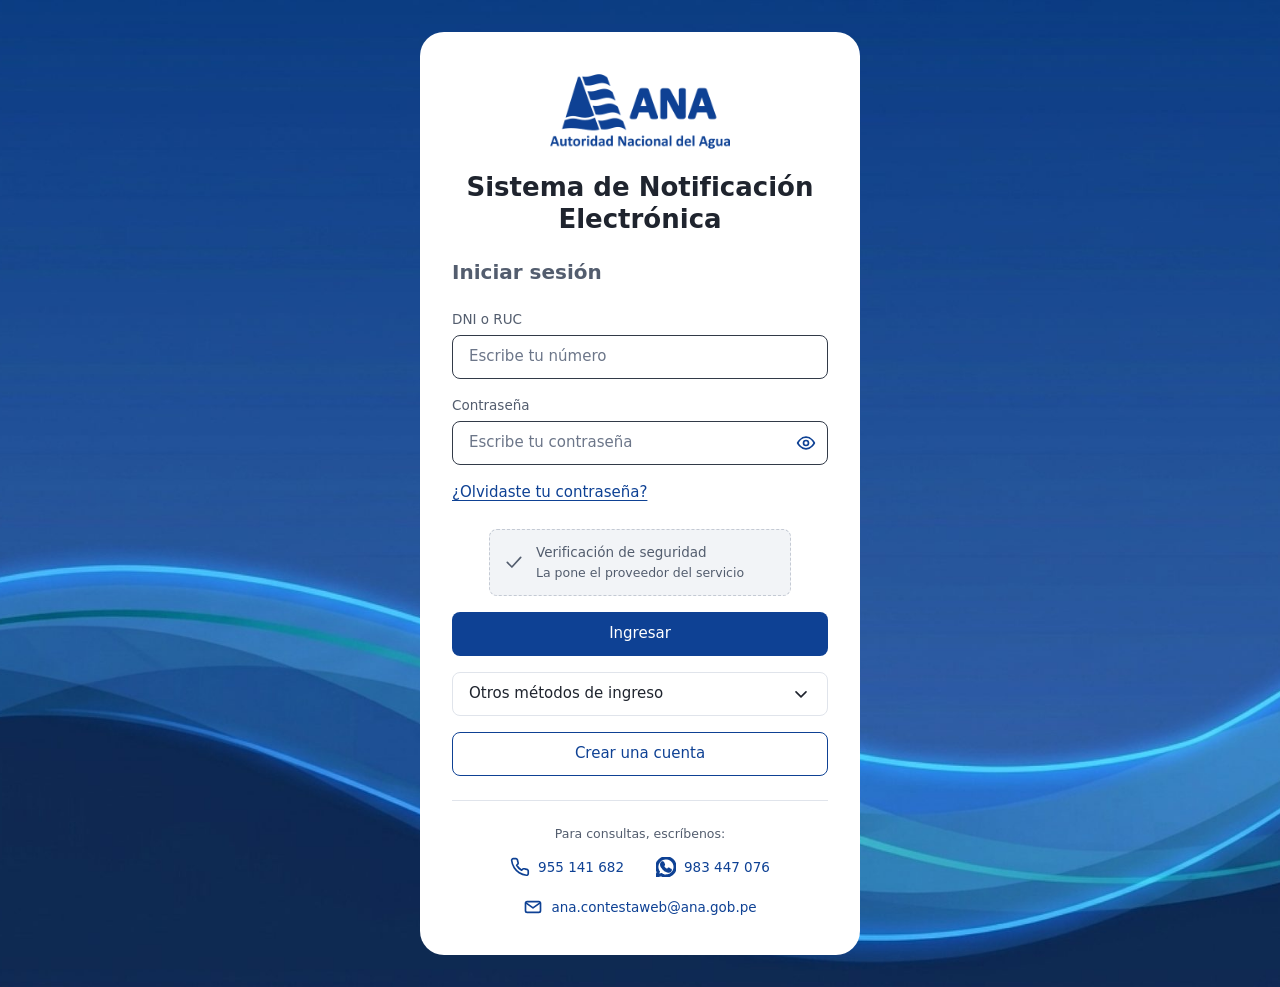
<file: index.html>
<!doctype html>
<html lang="es">
<head>
<meta charset="utf-8">
<meta http-equiv="refresh" content="0; url=ingreso.html">
<title>Casilla Electrónica · ANA · Prototipo</title>
</head>
<body>
<p><a href="ingreso.html">Ir al ingreso de la Casilla Electrónica</a></p>
</body>
</html>
</file>
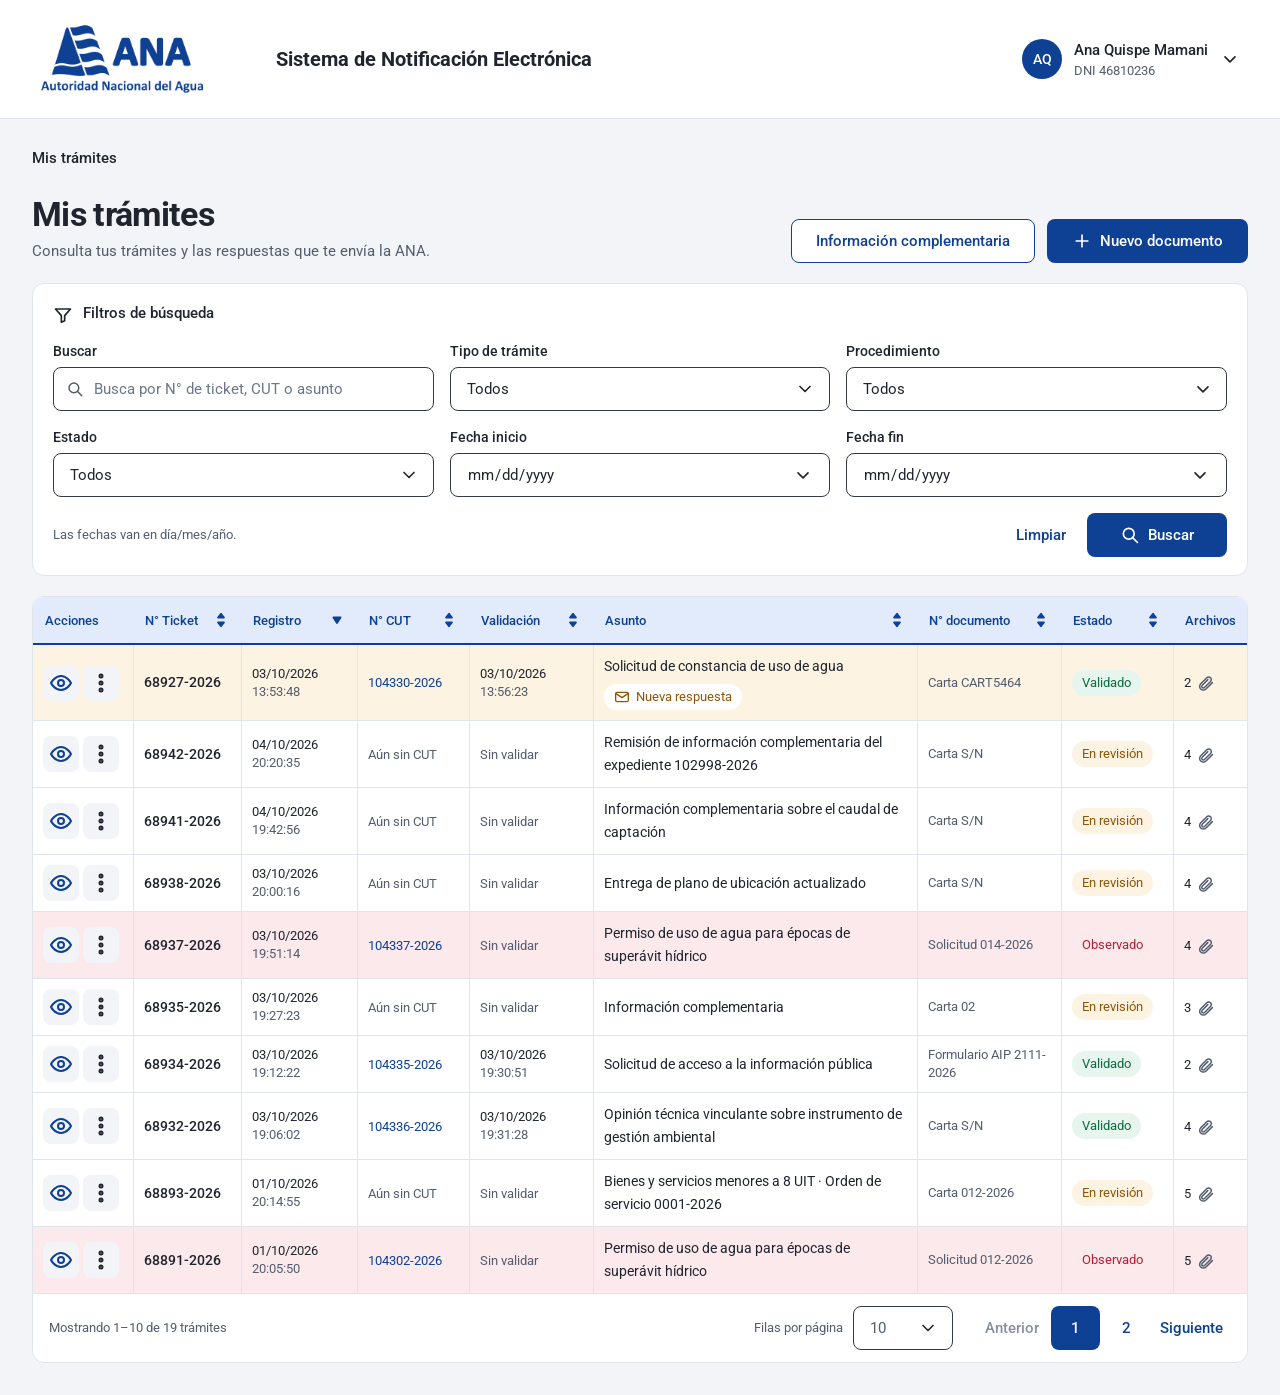
<file: bandeja.html>
<!doctype html>
<html lang="es">
<head>
  <meta charset="utf-8">
  <meta name="viewport" content="width=device-width, initial-scale=1, viewport-fit=cover">
  <title>Mis trámites · Casilla Electrónica · ANA</title>
  <link rel="preconnect" href="https://fonts.googleapis.com">
  <link rel="preconnect" href="https://fonts.gstatic.com" crossorigin>
  <link rel="stylesheet" href="https://fonts.googleapis.com/css2?family=Roboto+Mono:wght@400;500&amp;family=Roboto:wght@400;500;700&amp;display=swap">
  <link rel="stylesheet" href="ana.css">
  <script src="app.js" defer></script>
</head>
<body data-pagina="bandeja">
  <!-- Íconos: van dentro de la página para que funcionen sin pedir archivos aparte -->
<svg class="sprite" xmlns="http://www.w3.org/2000/svg" aria-hidden="true" focusable="false">
<!-- Del sistema de diseño ANA (Figma · Iconografía) -->
<symbol id="calendario" viewBox="0 0 24 24"><g transform="scale(1.2)"><path d="M15.4166 4.58301H4.58329C3.66282 4.58301 2.91663 5.3292 2.91663 6.24967V15.4163C2.91663 16.3368 3.66282 17.083 4.58329 17.083H15.4166C16.3371 17.083 17.0833 16.3368 17.0833 15.4163V6.24967C17.0833 5.3292 16.3371 4.58301 15.4166 4.58301Z" stroke="currentColor" stroke-width="1.66667" stroke-linecap="round" stroke-linejoin="round"/><path d="M6.66663 2.5V6.66667M13.3333 2.5V6.66667M2.91663 9.16667H17.0833" stroke="currentColor" stroke-width="1.66667" stroke-linecap="round" stroke-linejoin="round"/></g></symbol>
<symbol id="enviar" viewBox="0 0 24 24"><g transform="scale(1.0909)"><path d="M19.25 2.75L9.625 12.375M9.625 12.375L2.75 8.70833L19.25 2.75L13.2917 19.25L9.625 12.375Z" stroke="currentColor" stroke-width="1.83333" stroke-linecap="round" stroke-linejoin="round"/></g></symbol>
<symbol id="expediente" viewBox="0 0 24 24"><g transform="scale(1.2)"><path d="M2.91663 6.24967C2.91663 5.80765 3.09222 5.38372 3.40478 5.07116C3.71734 4.7586 4.14127 4.58301 4.58329 4.58301H7.24996L8.91663 6.66634H15.4166C15.8587 6.66634 16.2826 6.84194 16.5951 7.1545C16.9077 7.46706 17.0833 7.89098 17.0833 8.33301V14.9997C17.0833 15.4417 16.9077 15.8656 16.5951 16.1782C16.2826 16.4907 15.8587 16.6663 15.4166 16.6663H4.58329C4.14127 16.6663 3.71734 16.4907 3.40478 16.1782C3.09222 15.8656 2.91663 15.4417 2.91663 14.9997V6.24967Z" stroke="currentColor" stroke-width="1.66667" stroke-linecap="round" stroke-linejoin="round"/></g></symbol>
<symbol id="tramites" viewBox="0 0 24 24"><path d="M6 3H13L18 8V21C18 21.2652 17.8946 21.5196 17.7071 21.7071C17.5196 21.8946 17.2652 22 17 22H6C5.73478 22 5.48043 21.8946 5.29289 21.7071C5.10536 21.5196 5 21.2652 5 21V4C5 3.73478 5.10536 3.48043 5.29289 3.29289C5.48043 3.10536 5.73478 3 6 3Z" stroke="currentColor" stroke-width="2" stroke-linecap="round" stroke-linejoin="round"/><path d="M13 3V8H18M8.5 13H15.5M8.5 17H13.5" stroke="currentColor" stroke-width="2" stroke-linecap="round" stroke-linejoin="round"/></symbol>
<symbol id="buscar" viewBox="0 0 24 24"><path d="M10.5 17C14.0899 17 17 14.0899 17 10.5C17 6.91015 14.0899 4 10.5 4C6.91015 4 4 6.91015 4 10.5C4 14.0899 6.91015 17 10.5 17Z" stroke="currentColor" stroke-width="2" stroke-linecap="round" stroke-linejoin="round"/><path d="M15.4 15.4L21 21" stroke="currentColor" stroke-width="2" stroke-linecap="round" stroke-linejoin="round"/></symbol>
<symbol id="usuario" viewBox="0 0 24 24"><path d="M12 12.5C14.2091 12.5 16 10.7091 16 8.5C16 6.29086 14.2091 4.5 12 4.5C9.79086 4.5 8 6.29086 8 8.5C8 10.7091 9.79086 12.5 12 12.5Z" stroke="currentColor" stroke-width="2" stroke-linecap="round" stroke-linejoin="round"/><path d="M4.5 20C4.5 16.4 7.9 14 12 14C16.1 14 19.5 16.4 19.5 20" stroke="currentColor" stroke-width="2" stroke-linecap="round" stroke-linejoin="round"/></symbol>
<symbol id="ayuda" viewBox="0 0 24 24"><path d="M12 21C16.9706 21 21 16.9706 21 12C21 7.02944 16.9706 3 12 3C7.02944 3 3 7.02944 3 12C3 16.9706 7.02944 21 12 21Z" stroke="currentColor" stroke-width="2" stroke-linecap="round" stroke-linejoin="round"/><path d="M9.5 9.3C9.5 7.9 10.6 6.9 12 6.9C13.4 6.9 14.5 7.9 14.5 9.2C14.5 11.1 12 11.1 12 13" stroke="currentColor" stroke-width="2" stroke-linecap="round" stroke-linejoin="round"/><path d="M12 18C12.6627 18 13.2 17.4627 13.2 16.8C13.2 16.1373 12.6627 15.6 12 15.6C11.3372 15.6 10.8 16.1373 10.8 16.8C10.8 17.4627 11.3372 18 12 18Z" fill="currentColor"/></symbol>
<symbol id="check" viewBox="0 0 24 24"><path d="M4 12.5L9.5 18L20 6.5" stroke="currentColor" stroke-width="2" stroke-linecap="round" stroke-linejoin="round"/></symbol>
<symbol id="alerta" viewBox="0 0 24 24"><path d="M12 3.6L22 20.4H2L12 3.6Z" stroke="currentColor" stroke-width="2" stroke-linecap="round" stroke-linejoin="round"/><path d="M12 9.8V13.8" stroke="currentColor" stroke-width="2" stroke-linecap="round" stroke-linejoin="round"/><path d="M12 18.2C12.6627 18.2 13.2 17.6627 13.2 17C13.2 16.3373 12.6627 15.8 12 15.8C11.3372 15.8 10.8 16.3373 10.8 17C10.8 17.6627 11.3372 18.2 12 18.2Z" fill="currentColor"/></symbol>
<symbol id="error" viewBox="0 0 24 24"><path d="M12 21C16.9706 21 21 16.9706 21 12C21 7.02944 16.9706 3 12 3C7.02944 3 3 7.02944 3 12C3 16.9706 7.02944 21 12 21Z" stroke="currentColor" stroke-width="2" stroke-linecap="round" stroke-linejoin="round"/><path d="M12 7.5V12.5" stroke="currentColor" stroke-width="2" stroke-linecap="round" stroke-linejoin="round"/><path d="M12 17.5C12.6627 17.5 13.2 16.9627 13.2 16.3C13.2 15.6373 12.6627 15.1 12 15.1C11.3372 15.1 10.8 15.6373 10.8 16.3C10.8 16.9627 11.3372 17.5 12 17.5Z" fill="currentColor"/></symbol>
<symbol id="info" viewBox="0 0 24 24"><path d="M12 21C16.9706 21 21 16.9706 21 12C21 7.02944 16.9706 3 12 3C7.02944 3 3 7.02944 3 12C3 16.9706 7.02944 21 12 21Z" stroke="currentColor" stroke-width="2" stroke-linecap="round" stroke-linejoin="round"/><path d="M12 16.5V11.5" stroke="currentColor" stroke-width="2" stroke-linecap="round" stroke-linejoin="round"/><path d="M12 9.2C12.6627 9.2 13.2 8.66274 13.2 8C13.2 7.33726 12.6627 6.8 12 6.8C11.3373 6.8 10.8 7.33726 10.8 8C10.8 8.66274 11.3373 9.2 12 9.2Z" fill="currentColor"/></symbol>
<symbol id="chevron-abajo" viewBox="0 0 24 24"><path d="M6 9.5L12 15.5L18 9.5" stroke="currentColor" stroke-width="2" stroke-linecap="round" stroke-linejoin="round"/></symbol>
<symbol id="chevron-derecha" viewBox="0 0 24 24"><path d="M9.5 6L15.5 12L9.5 18" stroke="currentColor" stroke-width="2" stroke-linecap="round" stroke-linejoin="round"/></symbol>
<symbol id="cerrar" viewBox="0 0 24 24"><path d="M6 6L18 18M18 6L6 18" stroke="currentColor" stroke-width="2" stroke-linecap="round" stroke-linejoin="round"/></symbol>
<symbol id="clip" viewBox="0 0 24 24"><path d="M20.5 11.5L12 20C11.0718 20.9283 9.81276 21.4497 8.50001 21.4497C7.18725 21.4497 5.92827 20.9283 5.00001 20C4.07175 19.0717 3.55026 17.8128 3.55026 16.5C3.55026 15.1872 4.07175 13.9283 5.00001 13L13 5C13.6631 4.33695 14.5623 3.96446 15.5 3.96446C16.4377 3.96446 17.337 4.33695 18 5C18.6631 5.66304 19.0355 6.56231 19.0355 7.5C19.0355 8.43768 18.6631 9.33695 18 10L10 18C9.60218 18.3978 9.06262 18.6213 8.50001 18.6213C7.9374 18.6213 7.39783 18.3978 7.00001 18C6.60219 17.6022 6.37869 17.0626 6.37869 16.5C6.37869 15.9374 6.60219 15.3978 7.00001 15L14.5 7.5" stroke="currentColor" stroke-width="2" stroke-linecap="round" stroke-linejoin="round"/></symbol>
<symbol id="descargar" viewBox="0 0 24 24"><path d="M12 3.5V14.5M16.5 10L12 14.5L7.5 10M4 19H20" stroke="currentColor" stroke-width="2" stroke-linecap="round" stroke-linejoin="round"/></symbol>
<symbol id="subir" viewBox="0 0 24 24"><path d="M12 16V4.5M16.5 9L12 4.5L7.5 9M4 19H20" stroke="currentColor" stroke-width="2" stroke-linecap="round" stroke-linejoin="round"/></symbol>
<symbol id="reloj" viewBox="0 0 24 24"><path d="M12 21C16.9706 21 21 16.9706 21 12C21 7.02944 16.9706 3 12 3C7.02944 3 3 7.02944 3 12C3 16.9706 7.02944 21 12 21Z" stroke="currentColor" stroke-width="2" stroke-linecap="round" stroke-linejoin="round"/><path d="M12 7.5V12.5L15.5 14.5" stroke="currentColor" stroke-width="2" stroke-linecap="round" stroke-linejoin="round"/></symbol>
<symbol id="salir" viewBox="0 0 24 24"><path d="M14.5 4.5H18C18.3978 4.5 18.7794 4.65804 19.0607 4.93934C19.342 5.22064 19.5 5.60218 19.5 6V18C19.5 18.3978 19.342 18.7794 19.0607 19.0607C18.7794 19.342 18.3978 19.5 18 19.5H14.5M10 16L6 12L10 8M6 12H14" stroke="currentColor" stroke-width="2" stroke-linecap="round" stroke-linejoin="round"/></symbol>
<symbol id="filtro" viewBox="0 0 24 24"><path d="M3 6H21L14 14V20L10 22V14L3 6Z" stroke="currentColor" stroke-width="2" stroke-linecap="round" stroke-linejoin="round"/></symbol>
<symbol id="agregar" viewBox="0 0 24 24"><path d="M12 5V19M5 12H19" stroke="currentColor" stroke-width="2" stroke-linecap="round" stroke-linejoin="round"/></symbol>
<symbol id="archivo" viewBox="0 0 24 24"><path d="M13 3H7C6.60218 3 6.22064 3.15804 5.93934 3.43934C5.65804 3.72064 5.5 4.10218 5.5 4.5V19.5C5.5 19.8978 5.65804 20.2794 5.93934 20.5607C6.22064 20.842 6.60218 21 7 21H17C17.3978 21 17.7794 20.842 18.0607 20.5607C18.342 20.2794 18.5 19.8978 18.5 19.5V8.5L13 3Z" stroke="currentColor" stroke-width="2" stroke-linecap="round" stroke-linejoin="round"/><path d="M13 3V8.5H18.5" stroke="currentColor" stroke-width="2" stroke-linecap="round" stroke-linejoin="round"/></symbol>
<symbol id="ojo" viewBox="0 0 24 24"><path d="M2 12C2 12 5.6 5 12 5C18.4 5 22 12 22 12C22 12 18.4 19 12 19C5.6 19 2 12 2 12Z" stroke="currentColor" stroke-width="2" stroke-linecap="round" stroke-linejoin="round"/><path d="M12 15C13.6569 15 15 13.6569 15 12C15 10.3431 13.6569 9 12 9C10.3431 9 9 10.3431 9 12C9 13.6569 10.3431 15 12 15Z" stroke="currentColor" stroke-width="2" stroke-linecap="round" stroke-linejoin="round"/></symbol>
<symbol id="mas-acciones" viewBox="0 0 24 24"><path d="M12 6.5C12.8284 6.5 13.5 5.82843 13.5 5C13.5 4.17157 12.8284 3.5 12 3.5C11.1716 3.5 10.5 4.17157 10.5 5C10.5 5.82843 11.1716 6.5 12 6.5Z" stroke="currentColor" stroke-width="2" stroke-linecap="round" stroke-linejoin="round"/><path d="M12 13.5C12.8284 13.5 13.5 12.8284 13.5 12C13.5 11.1716 12.8284 10.5 12 10.5C11.1716 10.5 10.5 11.1716 10.5 12C10.5 12.8284 11.1716 13.5 12 13.5Z" stroke="currentColor" stroke-width="2" stroke-linecap="round" stroke-linejoin="round"/><path d="M12 20.5C12.8284 20.5 13.5 19.8284 13.5 19C13.5 18.1716 12.8284 17.5 12 17.5C11.1716 17.5 10.5 18.1716 10.5 19C10.5 19.8284 11.1716 20.5 12 20.5Z" stroke="currentColor" stroke-width="2" stroke-linecap="round" stroke-linejoin="round"/></symbol>
<symbol id="sobre" viewBox="0 0 24 24"><path d="M19.5 5H4.5C3.39543 5 2.5 5.89543 2.5 7V17C2.5 18.1046 3.39543 19 4.5 19H19.5C20.6046 19 21.5 18.1046 21.5 17V7C21.5 5.89543 20.6046 5 19.5 5Z" stroke="currentColor" stroke-width="2" stroke-linecap="round" stroke-linejoin="round"/><path d="M3 7L12 13L21 7" stroke="currentColor" stroke-width="2" stroke-linecap="round" stroke-linejoin="round"/></symbol>
<symbol id="sobre-abierto" viewBox="0 0 24 24"><path d="M19.5 9H4.5C3.39543 9 2.5 9.89543 2.5 11V17C2.5 18.1046 3.39543 19 4.5 19H19.5C20.6046 19 21.5 18.1046 21.5 17V11C21.5 9.89543 20.6046 9 19.5 9Z" stroke="currentColor" stroke-width="2" stroke-linecap="round" stroke-linejoin="round"/><path d="M2.5 10.5L12 4L21.5 10.5" stroke="currentColor" stroke-width="2" stroke-linecap="round" stroke-linejoin="round"/></symbol>
<symbol id="orden" viewBox="0 0 24 24"><path d="M14.959 9.5H9.04102L12 5.80078L14.959 9.5Z" fill="currentColor" stroke="currentColor"/><path d="M14.959 14.5L12 18.1992L9.04102 14.5H14.959Z" fill="currentColor" stroke="currentColor"/></symbol>
<symbol id="orden-desc" viewBox="0 0 24 24"><path d="M15.584 9.5L12 15.0742L8.41602 9.5H15.584Z" fill="currentColor" stroke="currentColor"/></symbol>
<symbol id="orden-asc" viewBox="0 0 24 24"><path d="M15.584 14.5L12 8.9258L8.41602 14.5H15.584Z" fill="currentColor" stroke="currentColor"/></symbol>
<symbol id="telefono" viewBox="0 0 24 24"><path d="M19.8881 14.9201V17.9201C19.8892 18.1986 19.8322 18.4743 19.7206 18.7294C19.6091 18.9846 19.4454 19.2137 19.2402 19.402C19.035 19.5902 18.7927 19.7336 18.5289 19.8228C18.265 19.912 17.9855 19.9452 17.7081 19.9201C14.631 19.5857 11.6751 18.5342 9.07812 16.8501C6.66194 15.3148 4.61345 13.2663 3.07812 10.8501C1.38809 8.2413 0.33636 5.27109 0.00811671 2.1801C-0.0168728 1.90356 0.0159916 1.62486 0.104617 1.36172C0.193243 1.09859 0.335688 0.856786 0.522883 0.651718C0.710078 0.44665 0.937922 0.282806 1.19191 0.170619C1.44589 0.0584315 1.72046 0.000358432 1.99812 9.69523e-05H4.99812C5.48342 -0.00467949 5.95391 0.167176 6.32188 0.48363C6.68985 0.800084 6.93019 1.23954 6.99812 1.7201C7.12474 2.68016 7.35957 3.62282 7.69812 4.5301C7.83266 4.88802 7.86178 5.27701 7.78202 5.65098C7.70227 6.02494 7.51698 6.36821 7.24812 6.6401L5.97812 7.9101C7.40167 10.4136 9.47457 12.4865 11.9781 13.9101L13.2481 12.6401C13.52 12.3712 13.8633 12.1859 14.2372 12.1062C14.6112 12.0264 15.0002 12.0556 15.3581 12.1901C16.2654 12.5286 17.2081 12.7635 18.1681 12.8901C18.6539 12.9586 19.0975 13.2033 19.4146 13.5776C19.7318 13.9519 19.9003 14.4297 19.8881 14.9201Z" transform="translate(2 2)" stroke="currentColor" stroke-width="2" stroke-linecap="round" stroke-linejoin="round"/></symbol>
<symbol id="whatsapp" viewBox="0 0 24 24"><path fill-rule="evenodd" clip-rule="evenodd" d="M7.17 6.14L6.3 7.01V7.17L5.88 7.85L5.91 8.23L5.74 8.41V9.7L5.91 9.89L5.88 10.27L6.05 10.43L6.02 10.69L6.16 10.8L6.45 11.53L6.73 11.79L6.84 12.19L7.12 12.45V12.61L7.41 12.87V13.03L8.37 14.09V14.25L9.77 15.66H9.94L10.31 16.05H10.48L11.16 16.62H11.32L12.26 17.16H12.54L13.24 17.58L13.48 17.55L14.04 17.84H14.46L14.58 17.98H15.56L15.68 17.84L16.5 17.72L17.04 17.3H17.2L17.67 16.83L17.95 16.27L17.93 16.03L18.09 15.84V15.07L17.88 14.86L17.2 14.6L16.95 14.32H16.78L15.28 13.5H15L14.67 13.69V13.85L13.85 14.65V14.79L13.64 15H12.94L12.42 14.6L11.95 14.44L11.72 14.18H11.55L11.3 13.9H11.13L9.84 12.61V12.45L9.45 12.07L9.42 11.88L9.16 11.65L9.02 11.23L8.88 11.11V10.69L9.59 10.01V9.84L9.98 9.35V9.05L9.7 8.65L9.73 8.39L9.56 8.23L9.59 7.97L9.42 7.8L9.45 7.55L9.16 7.15V6.87L9.02 6.75L8.86 6.28H8.7L8.3 6H7.59L7.48 6.14H7.17ZM18.33 4.22L20.44 6.59L21.68 9.47L21.8 10.97L21.96 11.13V12.56L21.8 12.75L21.82 13.66L21.52 14.39L21.54 14.79L20.72 16.69L19.88 17.95L18.02 19.78L16.78 20.6L14.3 21.56L12.66 21.68L12.54 21.82L9.68 21.56L7.99 21L6.66 20.18L2.93 21.14L2.86 20.62L3.14 20.09L3.26 19.15L3.82 17.48L3.4 16.97L2.44 14.91L2.32 13.97L2.16 13.8L2.18 13.15L2.02 12.96V10.73L2.18 10.55L2.3 9.33L2.86 7.8L4.22 5.65L5.79 4.08L7.03 3.26L8.16 2.7L10.76 2.02H13.22L13.34 2.16L14.6 2.3L16.95 3.26L18.33 4.22ZM21.09 4.12L19.8 2.86L17.91 1.5L15.28 0.4L13.12 0H10.85L8.7 0.4L6.07 1.5L4.31 2.72L1.92 5.37L0.96 7.12L0.26 9.21L0 10.92L0.14 13.85L0.82 16.29L1.66 17.88L0.54 21.47L0 23.98L5.95 22.34H6.38L7.99 23.16L9.54 23.58L13.62 23.72L16.92 22.76L19.43 21.23L21.38 19.29L22.48 17.65L23.02 16.57L23.84 13.71L23.98 11.6L23.58 8.79L22.2 5.65L21.09 4.12Z" fill="currentColor"/></symbol>
<symbol id="correo" viewBox="0 0 24 24"><path d="M19 5.5H5C3.89543 5.5 3 6.39543 3 7.5V16.5C3 17.6046 3.89543 18.5 5 18.5H19C20.1046 18.5 21 17.6046 21 16.5V7.5C21 6.39543 20.1046 5.5 19 5.5Z" stroke="currentColor" stroke-width="2" stroke-linecap="round" stroke-linejoin="round"/><path d="M3.5 7L12 13L20.5 7" stroke="currentColor" stroke-width="2" stroke-linecap="round" stroke-linejoin="round"/></symbol>
<symbol id="editar" viewBox="0 0 24 24"><path d="M4 20H8L20 7.99999C20.5016 7.46379 20.7751 6.75364 20.7629 6.01952C20.7507 5.28539 20.4536 4.58476 19.9344 4.06558C19.4152 3.54641 18.7146 3.24933 17.9805 3.23709C17.2463 3.22485 16.5362 3.4984 16 3.99999L4 16V20Z" stroke="currentColor" stroke-width="2" stroke-linecap="round" stroke-linejoin="round"/></symbol>
<!-- PROVISIONALES: no están en el sistema de diseño todavía -->
<symbol id="candado" viewBox="0 0 24 24"><g fill="none" stroke="currentColor" stroke-width="2" stroke-linecap="round" stroke-linejoin="round"><path d="M17 10.5H7C5.89543 10.5 5 11.3954 5 12.5V18.5C5 19.6046 5.89543 20.5 7 20.5H17C18.1046 20.5 19 19.6046 19 18.5V12.5C19 11.3954 18.1046 10.5 17 10.5Z"/><path d="M8.5 10.5V8C8.5 7.07174 8.86875 6.1815 9.52513 5.52513C10.1815 4.86875 11.0717 4.5 12 4.5C12.9283 4.5 13.8185 4.86875 14.4749 5.52513C15.1313 6.1815 15.5 7.07174 15.5 8V10.5"/></g></symbol>
<symbol id="ojo-tachado" viewBox="0 0 24 24"><g fill="none" stroke="currentColor" stroke-width="2" stroke-linecap="round" stroke-linejoin="round"><path d="M3 3l18 18"/><path d="M10.6 5.1A10.6 10.6 0 0 1 12 5c6.4 0 10 7 10 7a17 17 0 0 1-3 3.8M6.4 6.4C3.6 8.2 2 12 2 12s3.6 7 10 7a9.9 9.9 0 0 0 5.6-1.6"/><path d="M9.9 9.9a3 3 0 0 0 4.2 4.2"/></g></symbol>
<symbol id="enlace" viewBox="0 0 24 24"><g fill="none" stroke="currentColor" stroke-width="2" stroke-linecap="round" stroke-linejoin="round"><path d="M10 14a4.5 4.5 0 0 0 6.4 0l3-3a4.5 4.5 0 0 0-6.4-6.4l-1 1"/><path d="M14 10a4.5 4.5 0 0 0-6.4 0l-3 3a4.5 4.5 0 0 0 6.4 6.4l1-1"/></g></symbol>
<symbol id="dnie" viewBox="0 0 24 24"><g fill="none" stroke="currentColor" stroke-width="2" stroke-linecap="round" stroke-linejoin="round"><rect x="2.5" y="5" width="19" height="14" rx="2"/><circle cx="8.5" cy="11" r="2.2"/><path d="M5.5 16c.6-1.6 1.7-2.4 3-2.4s2.4.8 3 2.4"/><path d="M14.5 10h4M14.5 13.5h3"/></g></symbol>
<symbol id="certificado" viewBox="0 0 24 24"><g fill="none" stroke="currentColor" stroke-width="2" stroke-linecap="round" stroke-linejoin="round"><circle cx="12" cy="9" r="5"/><path d="m9 13.3-1.5 7.2L12 18l4.5 2.5-1.5-7.2"/></g></symbol>
<symbol id="rostro" viewBox="0 0 24 24"><g fill="none" stroke="currentColor" stroke-width="2" stroke-linecap="round" stroke-linejoin="round"><path d="M4 8V6a2 2 0 0 1 2-2h2M16 4h2a2 2 0 0 1 2 2v2M20 16v2a2 2 0 0 1-2 2h-2M8 20H6a2 2 0 0 1-2-2v-2"/><path d="M9 10h.01M15 10h.01"/><path d="M9.5 15a3.5 3.5 0 0 0 5 0"/></g></symbol>
<symbol id="copiar" viewBox="0 0 24 24"><g fill="none" stroke="currentColor" stroke-width="2" stroke-linecap="round" stroke-linejoin="round"><rect x="8" y="8" width="12" height="12" rx="2"/><path d="M16 8V6a2 2 0 0 0-2-2H6a2 2 0 0 0-2 2v8a2 2 0 0 0 2 2h2"/></g></symbol>
</svg>
                  <a class="saltar" href="#contenido">Saltar al contenido principal</a>

  <header class="barra-superior">
    <div class="barra-superior__interior">
      <a class="barra-superior__logo" href="bandeja.html">
        <img src="img/logo-ana.png" alt="Autoridad Nacional del Agua, ir a Mis trámites" width="180" height="85">
      </a>
      <p class="barra-superior__servicio">Sistema de Notificación Electrónica</p>
      <div class="usuario">
        <button type="button" class="usuario__boton" aria-haspopup="menu" aria-expanded="false"
                aria-controls="menu-usuario" aria-label="Ana Quispe Mamani, DNI 46810236, menú de tu cuenta">
          <span class="usuario__avatar" aria-hidden="true">AQ</span>
          <span class="usuario__datos" aria-hidden="true">
            <span class="usuario__nombre">Ana Quispe Mamani</span>
            <span class="usuario__doc">DNI 46810236</span>
          </span>
          <svg class="icono" aria-hidden="true" focusable="false"><use href="#chevron-abajo"></use></svg>
        </button>
        <ul class="menu" role="menu" id="menu-usuario" aria-label="Tu cuenta" hidden>
          <li role="none" class="menu__cabecera" aria-hidden="true">
            <span class="usuario__avatar">AQ</span>
            <span><span class="menu__cabecera-nombre usuario__nombre">Ana Quispe Mamani</span><span class="usuario__doc">DNI 46810236</span></span>
          </li>
          <li role="none"><a class="menu__item" role="menuitem" href="perfil.html">
            <svg class="icono" aria-hidden="true" focusable="false"><use href="#usuario"></use></svg>Mi perfil</a></li>
          <li role="none"><a class="menu__item" role="menuitem" href="ayuda.html" data-fuera-de-alcance="Ayuda y preguntas frecuentes no forma parte de este prototipo.">
            <svg class="icono" aria-hidden="true" focusable="false"><use href="#ayuda"></use></svg>Ayuda y preguntas frecuentes</a></li>
          <li role="separator" class="menu__separador"></li>
          <li role="none"><a class="menu__item menu__item--secundario" role="menuitem" href="ingreso.html">
            <svg class="icono" aria-hidden="true" focusable="false"><use href="#salir"></use></svg>Cerrar sesión</a></li>
        </ul>
      </div>
    </div>
  </header>

  <main class="pagina" id="contenido" tabindex="-1">

    <nav class="migas" aria-label="Estás en">
      <ol id="migas-lista">
        <li><span aria-current="page">Mis trámites</span></li>
      </ol>
    </nav>

    <div class="encabezado-pagina">
      <div class="encabezado-pagina__texto">
        <h1 class="t-h1">Mis trámites</h1>
        <p class="encabezado-pagina__descripcion">Consulta tus trámites y las respuestas que te envía la ANA.</p>
      </div>
      <div class="encabezado-pagina__acciones">
        <a class="boton boton--secundario" href="informacion-complementaria.html"
           data-fuera-de-alcance="Información complementaria no forma parte de este prototipo.">Información complementaria</a>
        <a class="boton boton--primario" href="nuevo-documento.html">
          <svg class="icono" aria-hidden="true" focusable="false"><use href="#agregar"></use></svg>Nuevo documento</a>
      </div>
    </div>

    <div class="filtros-movil">
      <button type="button" class="boton boton--secundario" id="abrir-filtros" aria-controls="panel-filtros" aria-expanded="false">
        <svg class="icono" aria-hidden="true" focusable="false"><use href="#filtro"></use></svg>Filtros</button>
    </div>

    <section class="filtros" id="panel-filtros" aria-labelledby="filtros-titulo">
      <form class="filtros__form" id="form-filtros" role="search" aria-labelledby="filtros-titulo" novalidate>
        <h2 class="filtros__titulo" id="filtros-titulo" tabindex="-1">
          <svg class="icono" aria-hidden="true" focusable="false"><use href="#filtro"></use></svg>
          <span>Filtros<span class="filtros__titulo-resto"> de búsqueda</span></span>
        </h2>

        <div class="filtros__fila">
          <div class="campo">
            <label class="campo__etiqueta" for="f-buscar">Buscar</label>
            <div class="campo__envoltura campo__envoltura--icono">
              <svg class="icono campo__icono" aria-hidden="true" focusable="false"><use href="#buscar"></use></svg>
              <input class="campo__control" id="f-buscar" type="search" placeholder="Busca por N° de ticket, CUT o asunto">
            </div>
          </div>
          <div class="campo">
            <label class="campo__etiqueta" for="f-tipo">Tipo de trámite</label>
            <select class="campo__control" id="f-tipo">
              <option value="">Todos</option>
              <option value="TUPA">TUPA</option>
              <option value="NO TUPA">NO TUPA</option>
            </select>
          </div>
          <div class="campo">
            <label class="campo__etiqueta" for="f-proc">Procedimiento</label>
            <select class="campo__control" id="f-proc">
              <option value="">Todos</option>
            </select>
          </div>
          <div class="campo">
            <label class="campo__etiqueta" for="f-estado">Estado</label>
            <select class="campo__control" id="f-estado">
              <option value="">Todos</option>
              <option>En revisión</option>
              <option>Validado</option>
              <option>Observado</option>
              <option>Archivado</option>
              <option>Finalizado</option>
            </select>
          </div>
          <div class="campo">
            <label class="campo__etiqueta" for="f-inicio">Fecha inicio</label>
            <input class="campo__control campo__control--fecha" id="f-inicio" type="date"
                   aria-describedby="fechas-ayuda f-inicio-error">
            <p class="campo__error" id="f-inicio-error" hidden>
              <svg class="icono icono--16" aria-hidden="true" focusable="false"><use href="#alerta"></use></svg>
              <span class="campo__error-texto"></span>
            </p>
          </div>
          <div class="campo">
            <label class="campo__etiqueta" for="f-fin">Fecha fin</label>
            <input class="campo__control campo__control--fecha" id="f-fin" type="date"
                   aria-describedby="fechas-ayuda f-fin-error">
            <p class="campo__error" id="f-fin-error" hidden>
              <svg class="icono icono--16" aria-hidden="true" focusable="false"><use href="#alerta"></use></svg>
              <span class="campo__error-texto"></span>
            </p>
          </div>
        </div>

        <div class="filtros__pie">
          <p class="t-ayuda" id="fechas-ayuda">Las fechas van en día/mes/año.</p>
          <div class="filtros__botones">
            <button type="reset" class="boton boton--terciario">Limpiar</button>
            <button type="submit" class="boton boton--primario boton--buscar">
              <svg class="icono" aria-hidden="true" focusable="false"><use href="#buscar"></use></svg>Buscar</button>
          </div>
        </div>
      </form>
    </section>

    <section class="tabla-tarjeta" aria-labelledby="tabla-titulo">
      <h2 class="visualmente-oculto" id="tabla-titulo" tabindex="-1">Lista de trámites</h2>
      <div class="tabla-region" role="region" aria-labelledby="tabla-titulo" tabindex="0">
        <table class="tabla">
          <caption class="visualmente-oculto">Mis trámites. Las columnas con botón se pueden ordenar.</caption>
          <colgroup>
            <col style="width:100px"><col style="width:108px"><col style="width:116px"><col style="width:112px">
            <col style="width:124px"><col><col style="width:144px"><col style="width:112px"><col style="width:74px">
          </colgroup>
          <thead>
            <tr>
              <th scope="col">Acciones</th>
              <th scope="col" data-orden="ticket"><button type="button" class="tabla__ordenar">N° Ticket<svg class="icono" aria-hidden="true" focusable="false"><use href="#orden"></use></svg></button></th>
              <th scope="col" data-orden="registro"><button type="button" class="tabla__ordenar">Registro<svg class="icono" aria-hidden="true" focusable="false"><use href="#orden"></use></svg></button></th>
              <th scope="col" data-orden="cut"><button type="button" class="tabla__ordenar">N° CUT<svg class="icono" aria-hidden="true" focusable="false"><use href="#orden"></use></svg></button></th>
              <th scope="col" data-orden="validacion"><button type="button" class="tabla__ordenar">Validación<svg class="icono" aria-hidden="true" focusable="false"><use href="#orden"></use></svg></button></th>
              <th scope="col" data-orden="asunto"><button type="button" class="tabla__ordenar">Asunto<svg class="icono" aria-hidden="true" focusable="false"><use href="#orden"></use></svg></button></th>
              <th scope="col" data-orden="documento"><button type="button" class="tabla__ordenar">N° documento<svg class="icono" aria-hidden="true" focusable="false"><use href="#orden"></use></svg></button></th>
              <th scope="col" data-orden="estado"><button type="button" class="tabla__ordenar">Estado<svg class="icono" aria-hidden="true" focusable="false"><use href="#orden"></use></svg></button></th>
              <th scope="col">Archivos</th>
            </tr>
          </thead>
          <tbody id="tabla-cuerpo"></tbody>
        </table>
      </div>

      <nav class="paginador" aria-label="Paginación de trámites">
        <p class="paginador__resumen" id="paginador-resumen"></p>
        <div class="paginador__grupo">
          <div class="paginador__por-pagina">
            <label for="por-pagina">Filas por página</label>
            <select class="campo__control" id="por-pagina">
              <option>10</option>
              <option>20</option>
              <option>50</option>
            </select>
          </div>
          <ul class="paginador__paginas" id="paginador-paginas"></ul>
        </div>
      </nav>
    </section>
  </main>

  <div class="visualmente-oculto" id="anuncio" role="status" aria-live="polite"></div>
  <aside class="notificacion" id="notificacion" aria-label="Aviso" hidden>
    <svg class="icono" aria-hidden="true" focusable="false"><use href="#info"></use></svg>
    <p class="notificacion__texto"></p>
    <button type="button" class="boton boton--icono" data-cerrar aria-label="Cerrar aviso">
      <svg class="icono" aria-hidden="true" focusable="false"><use href="#cerrar"></use></svg>
    </button>
  </aside>
</body>
</html>
</file>
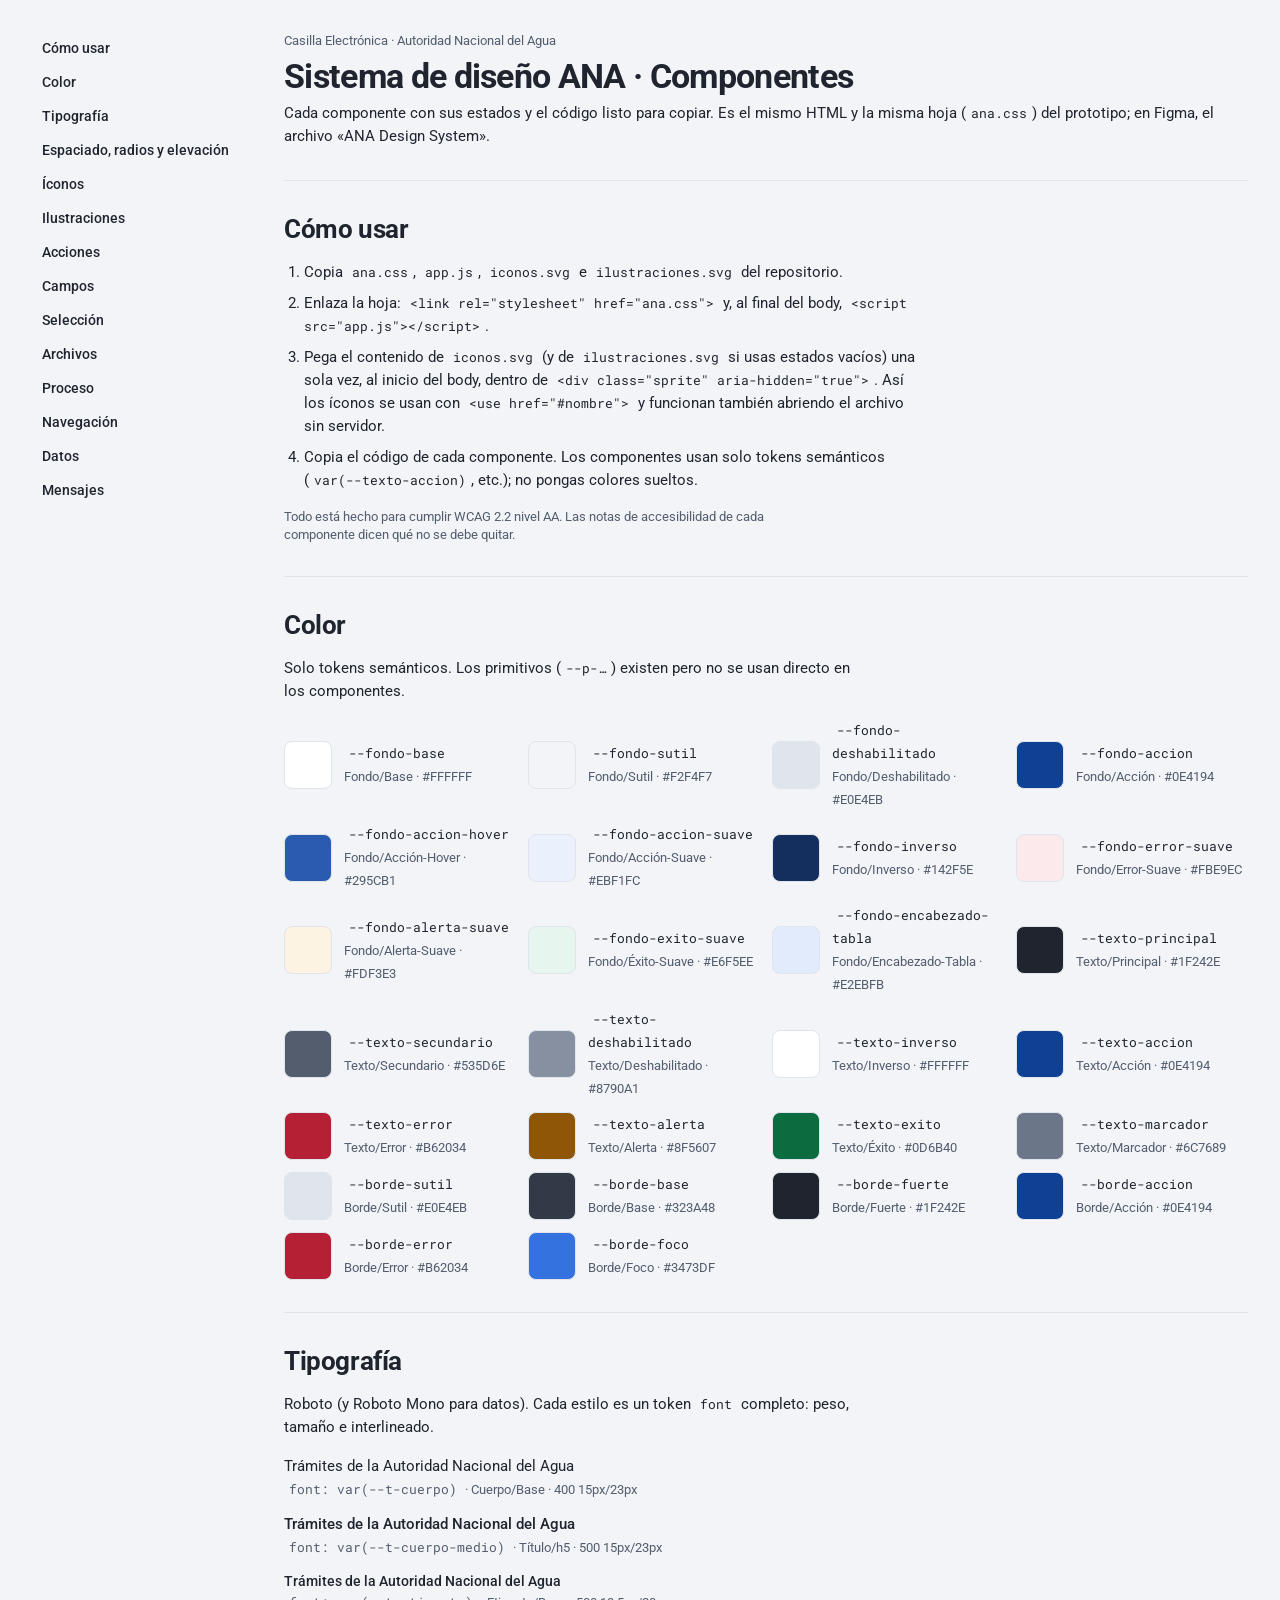
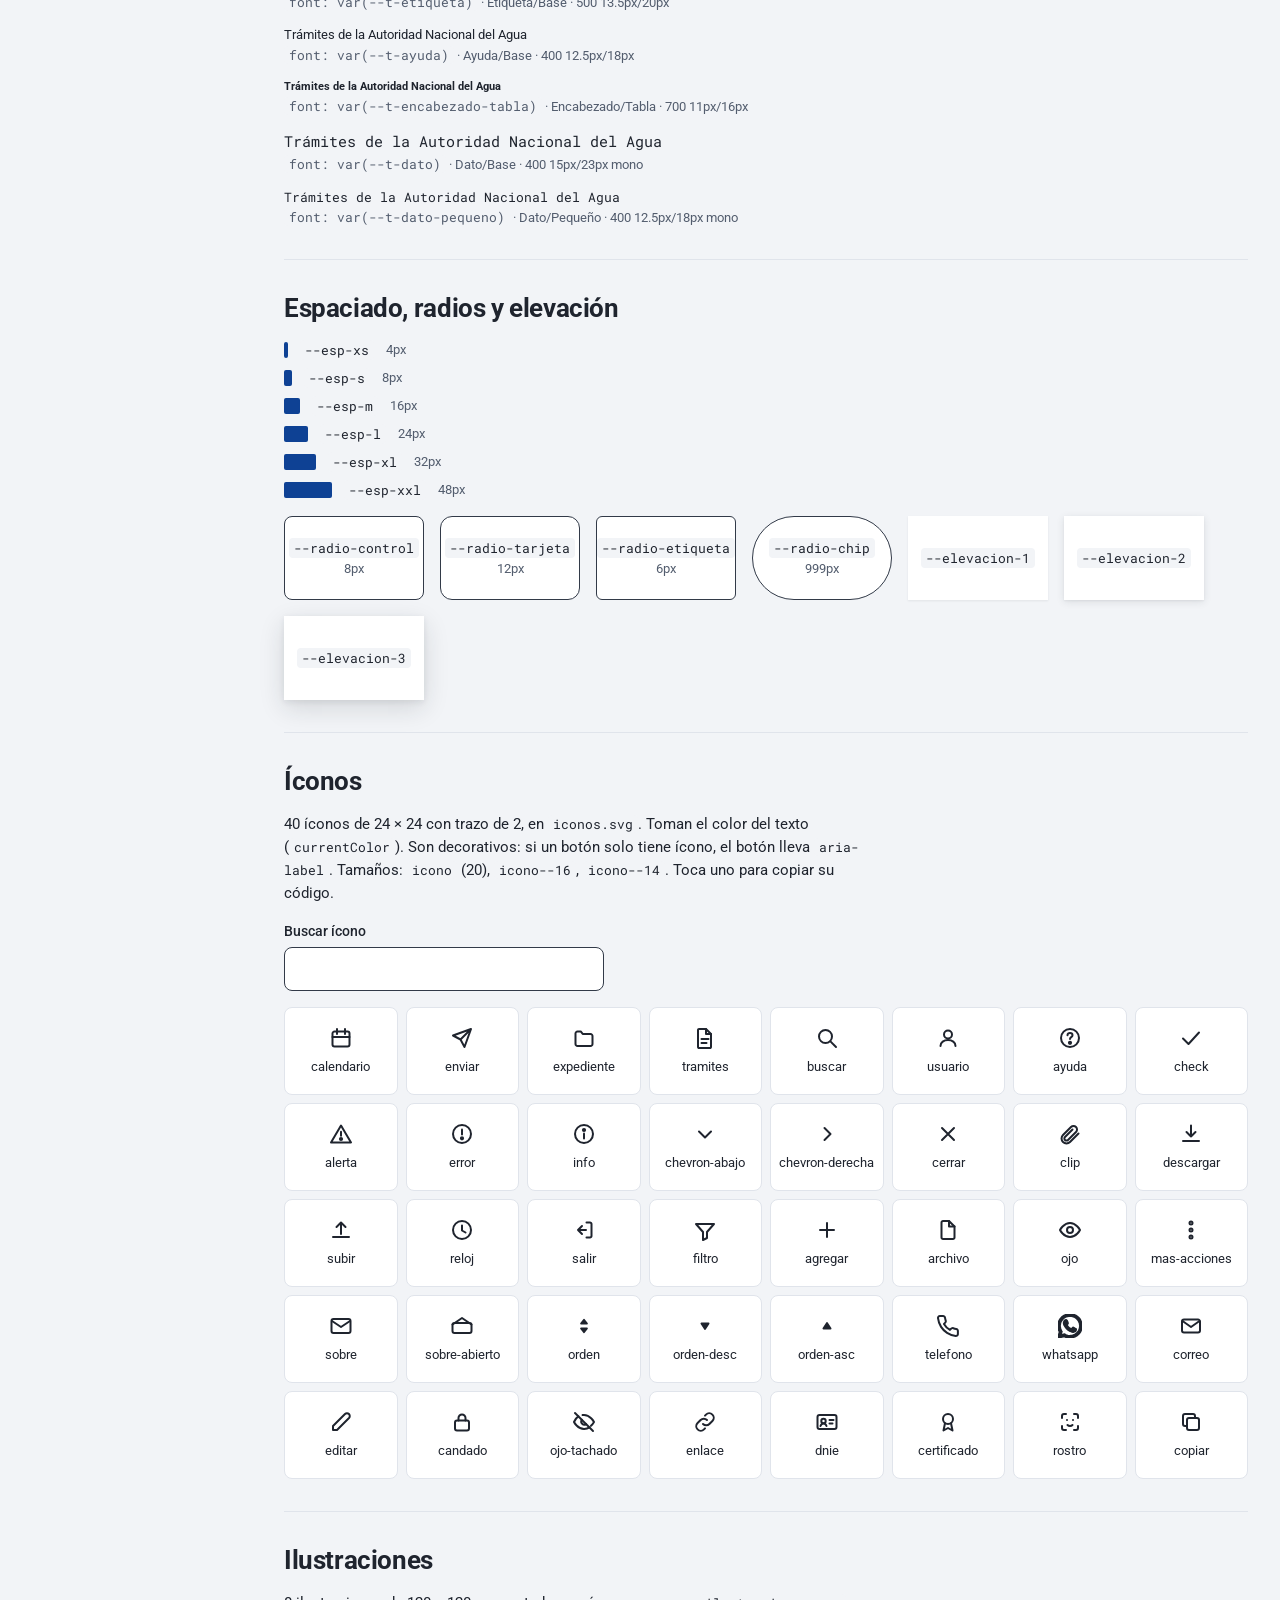
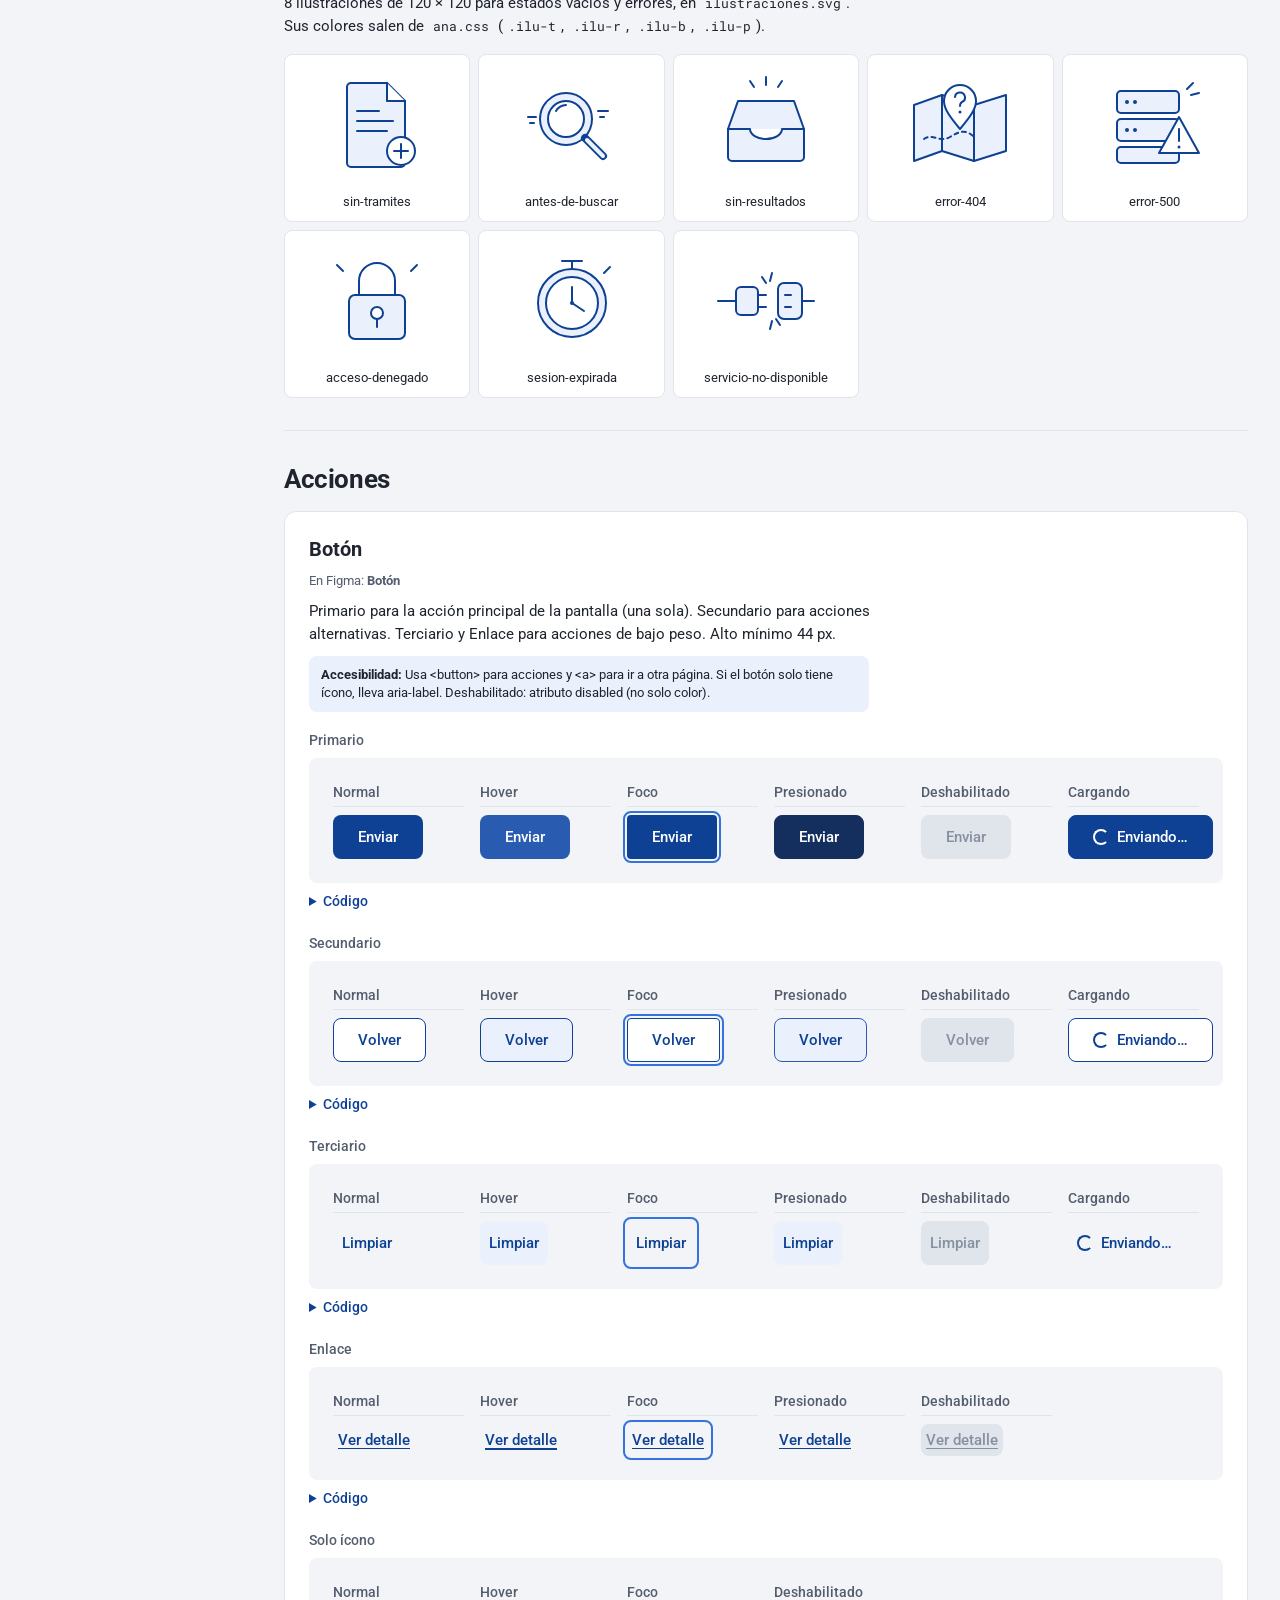
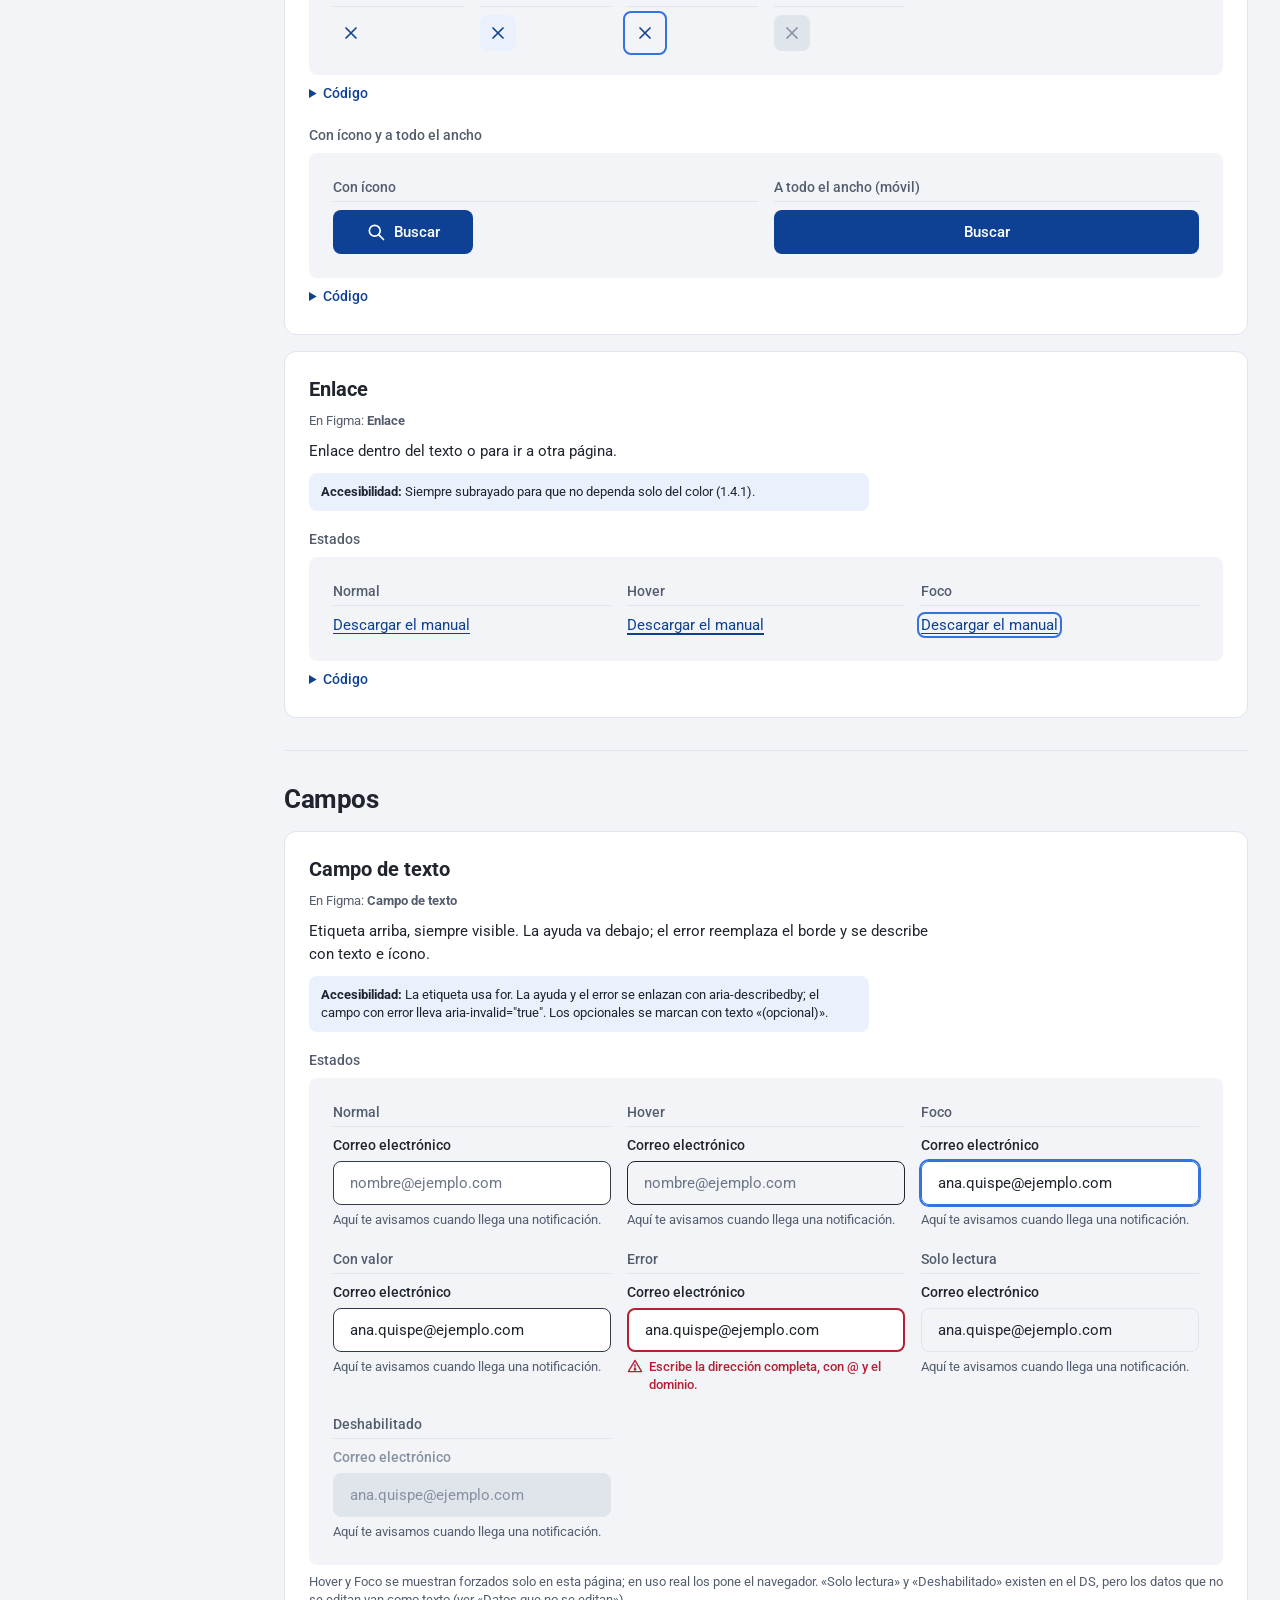
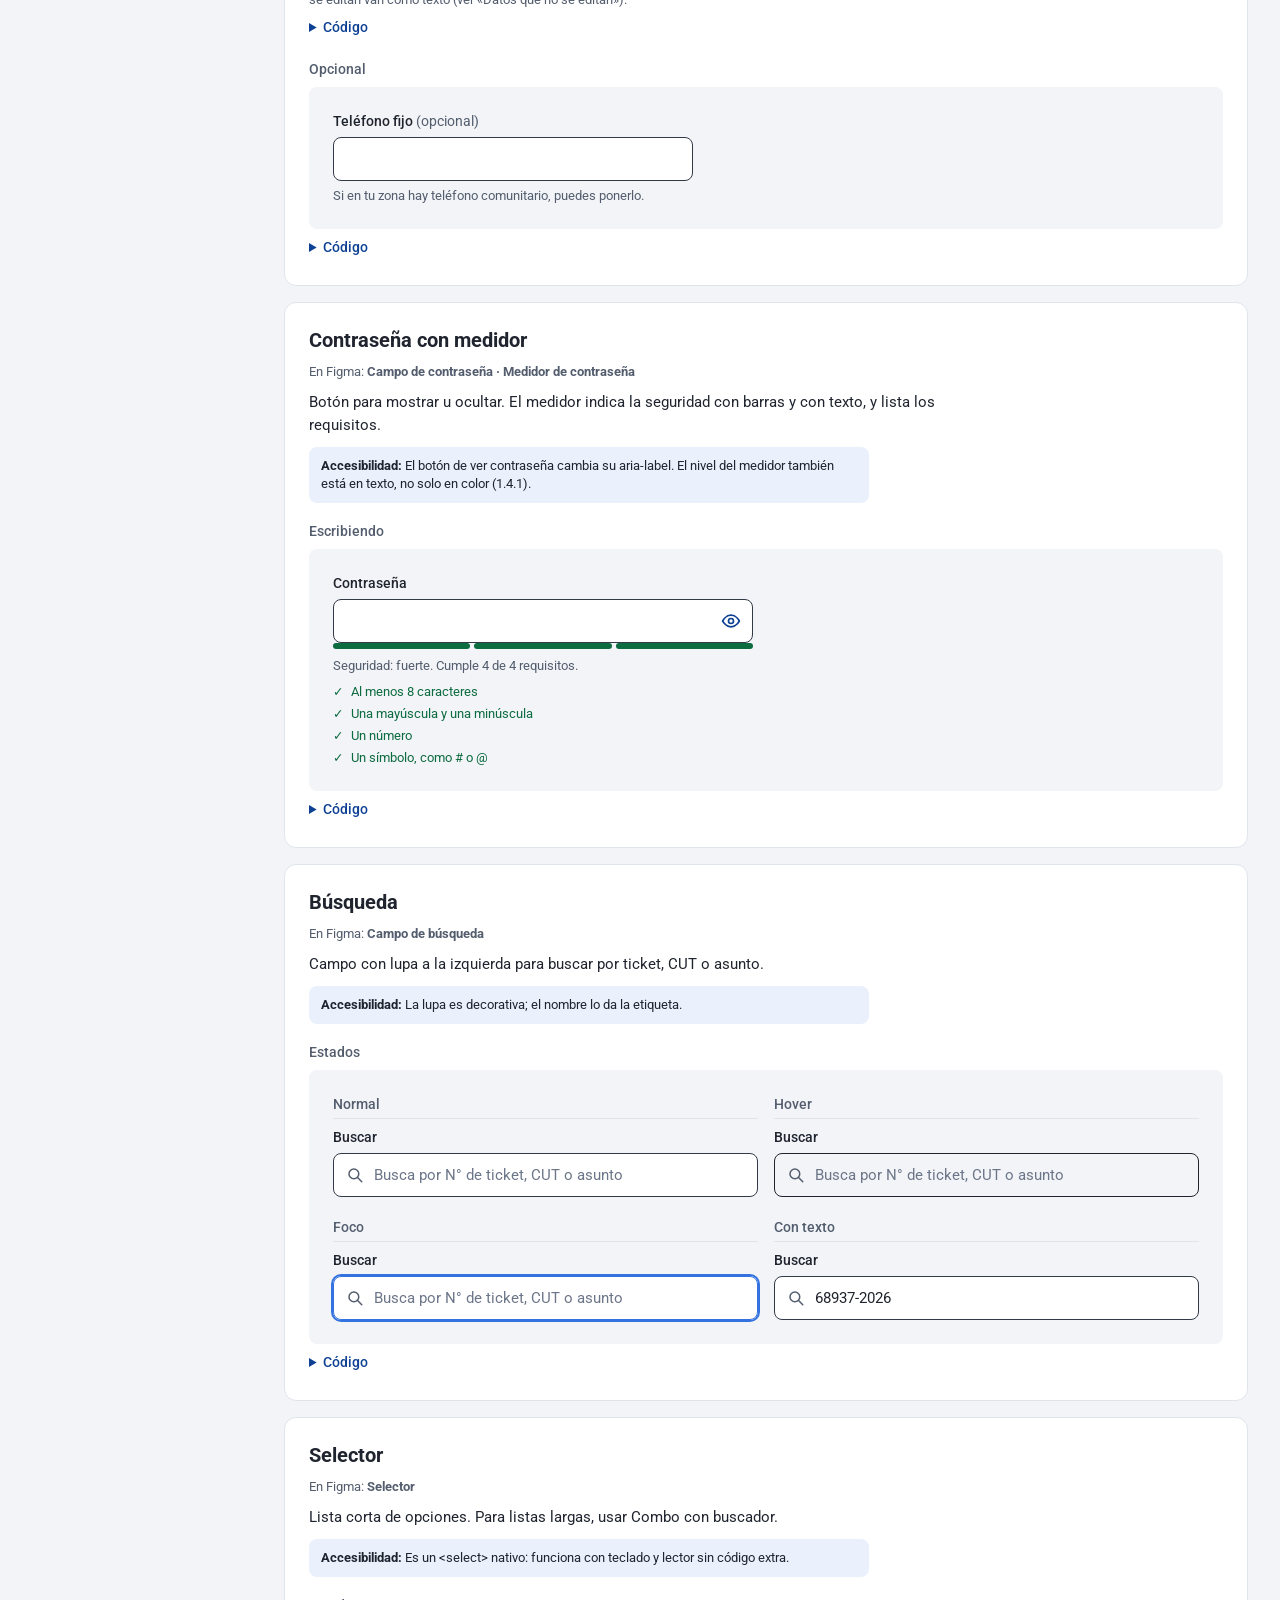
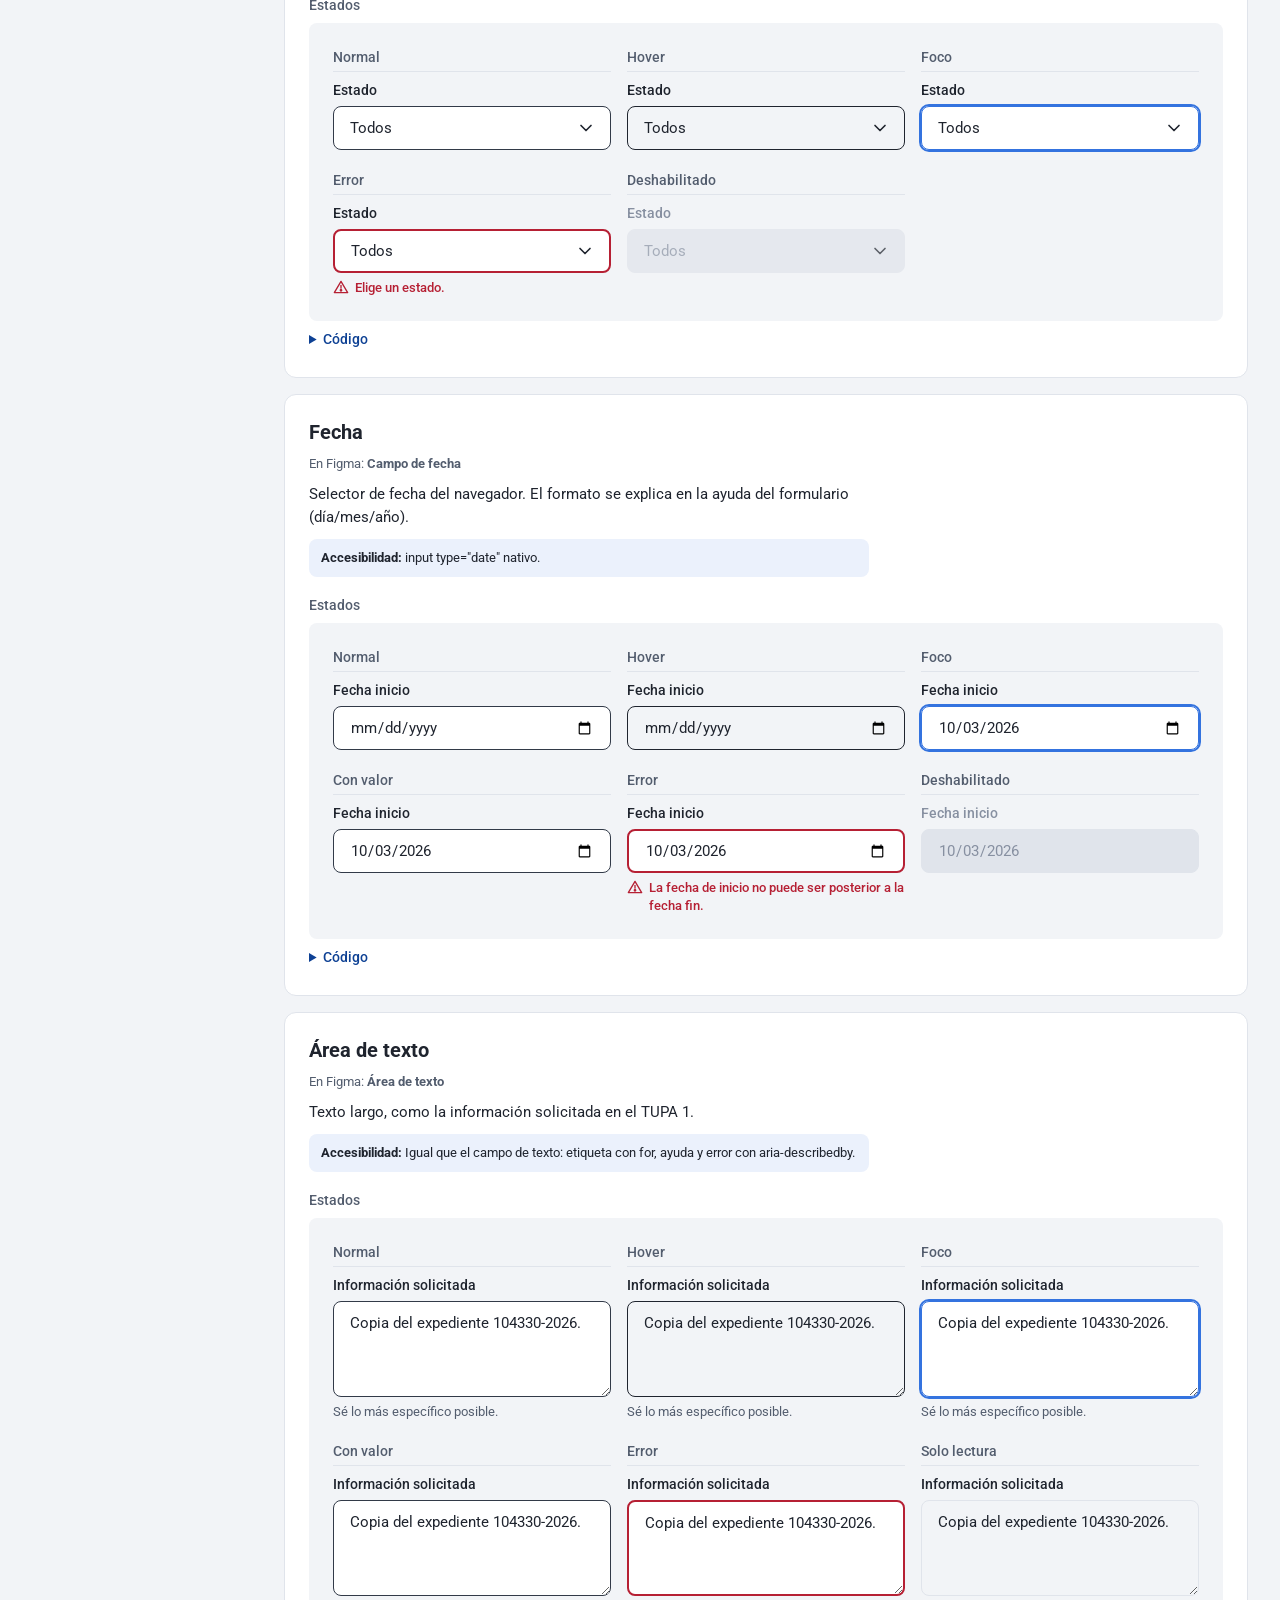
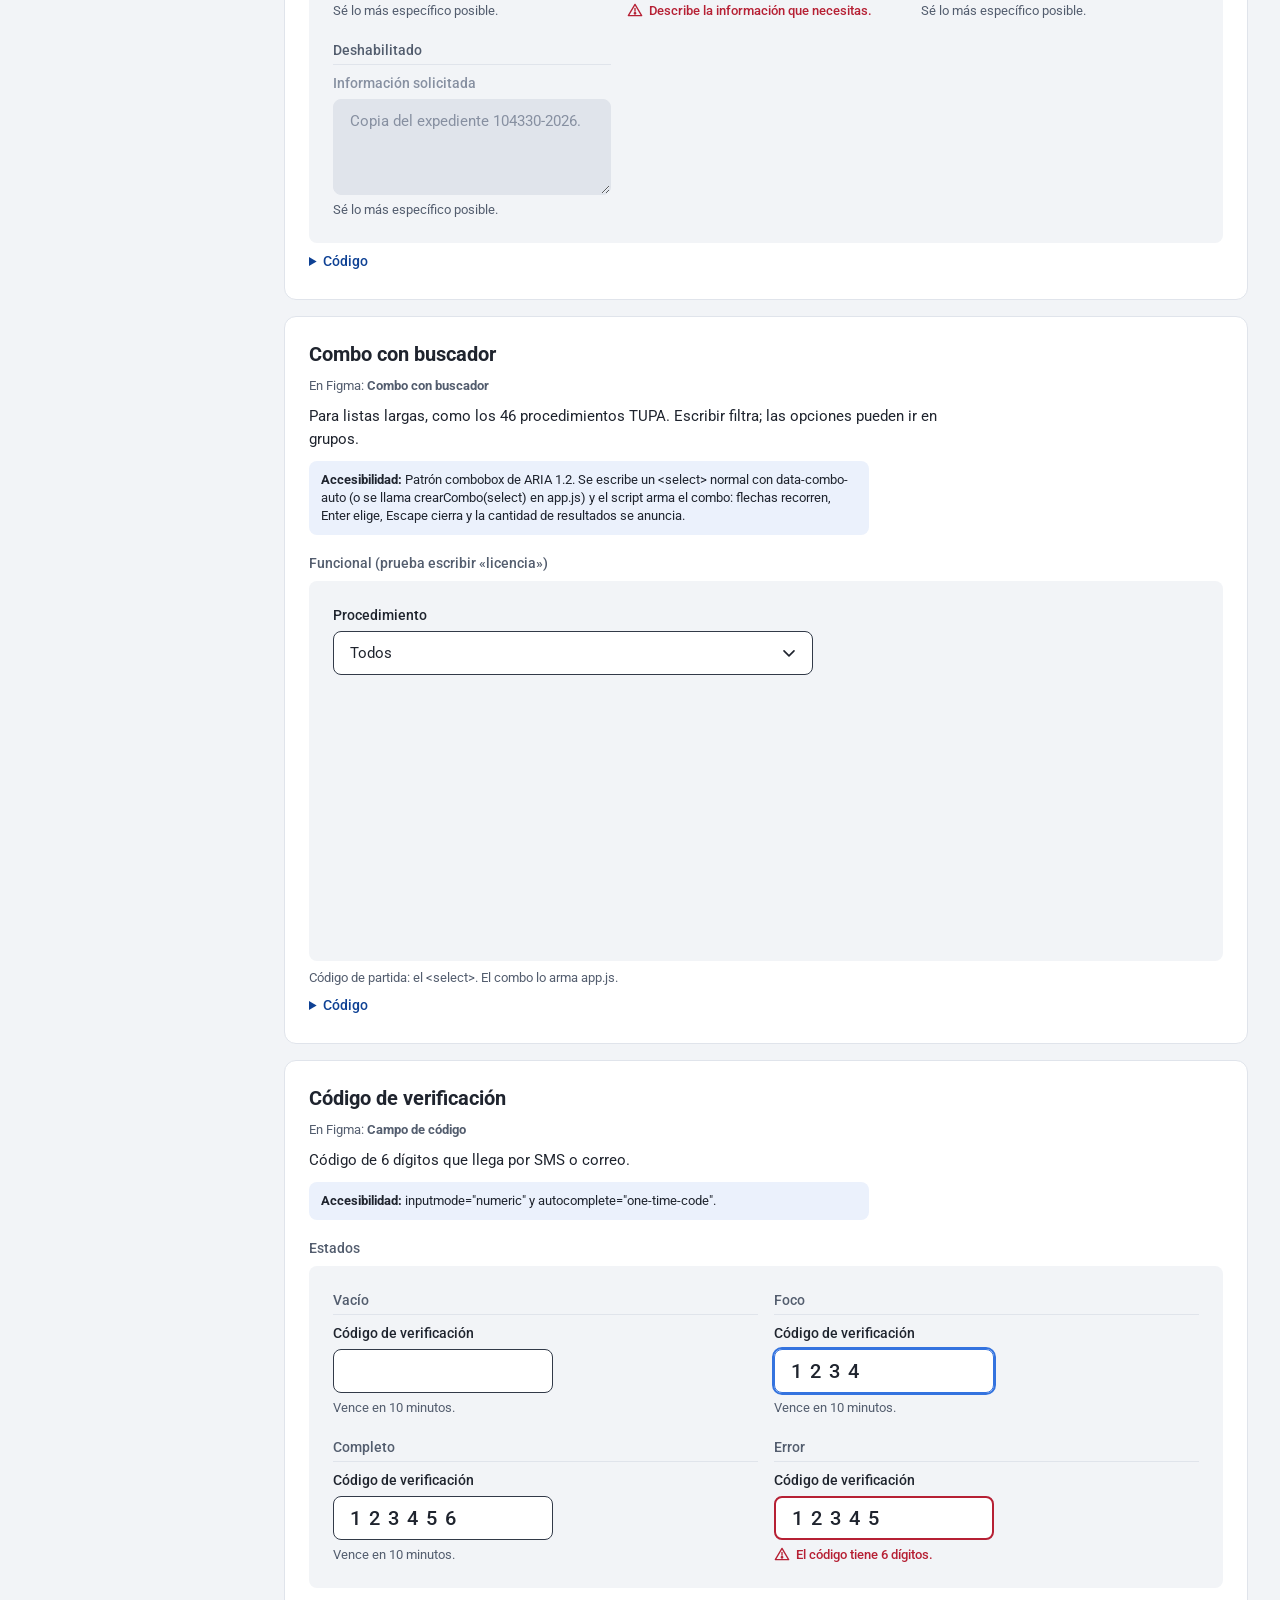
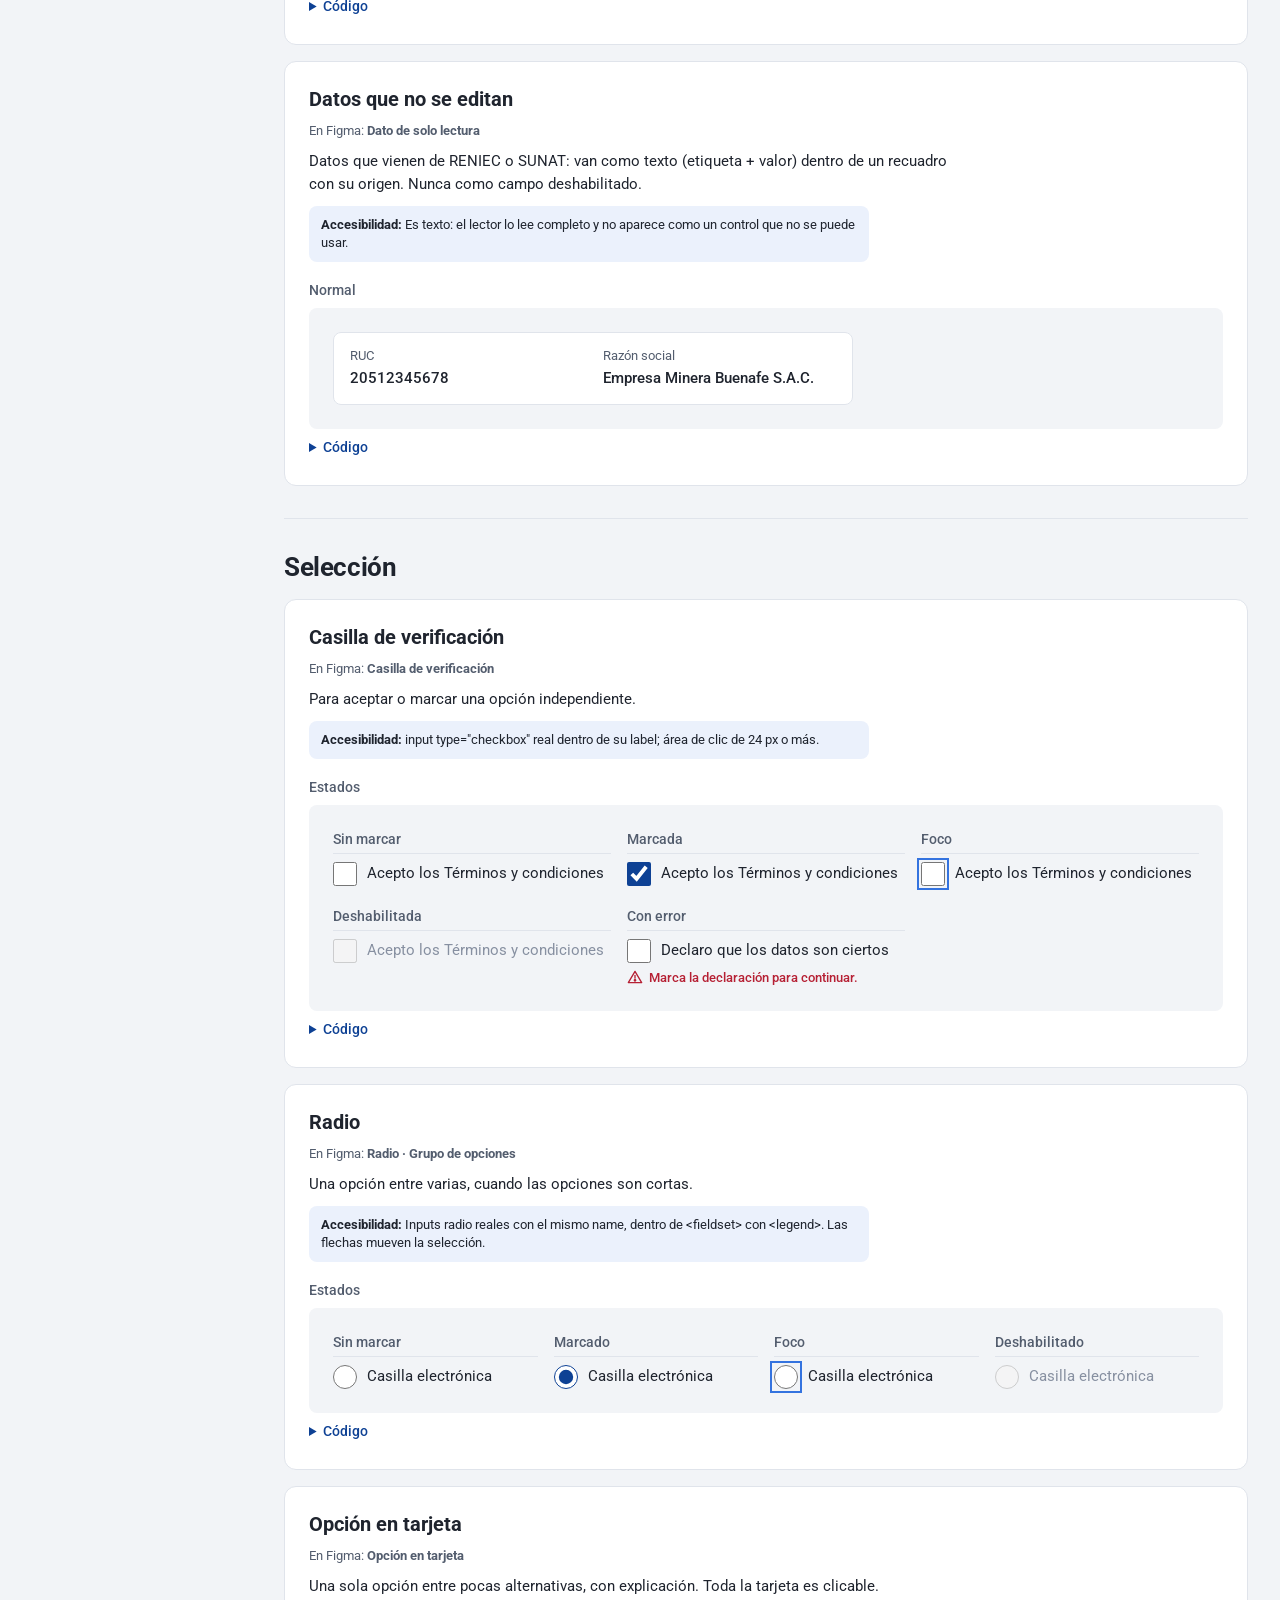
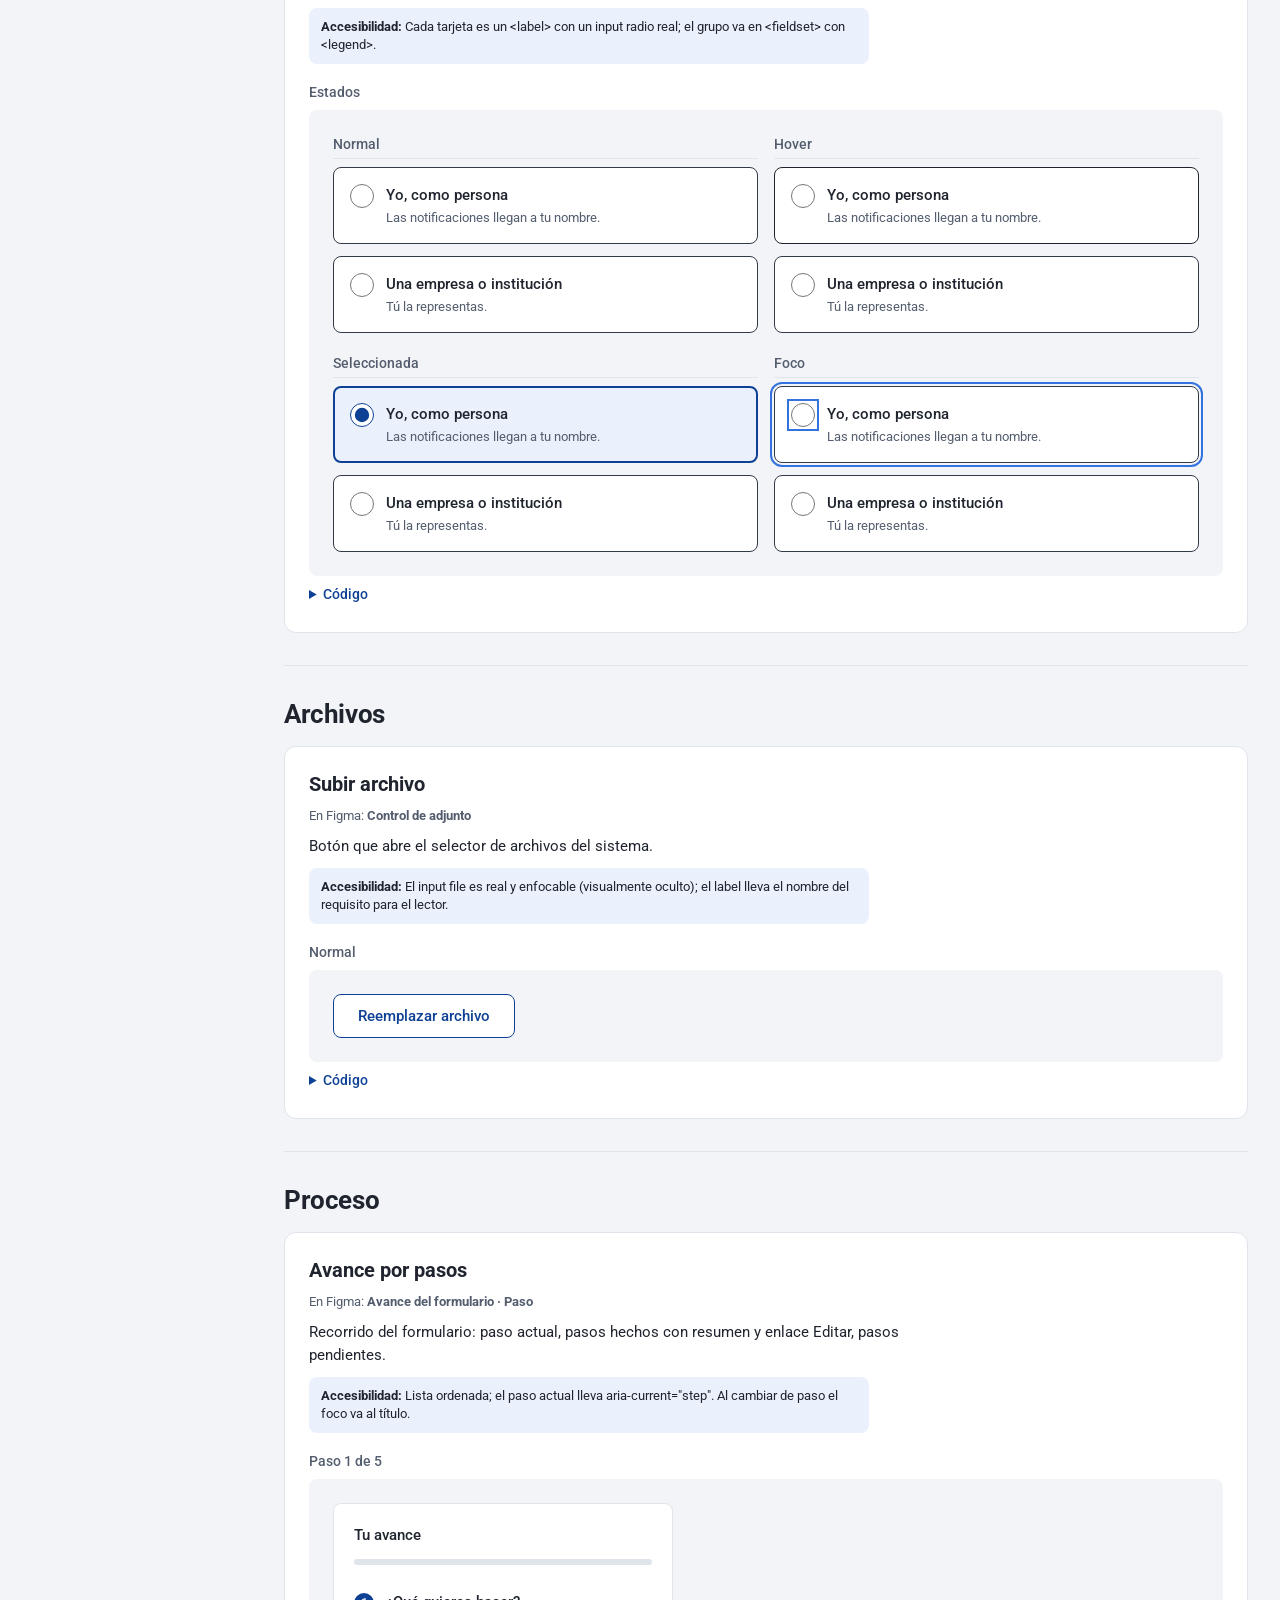
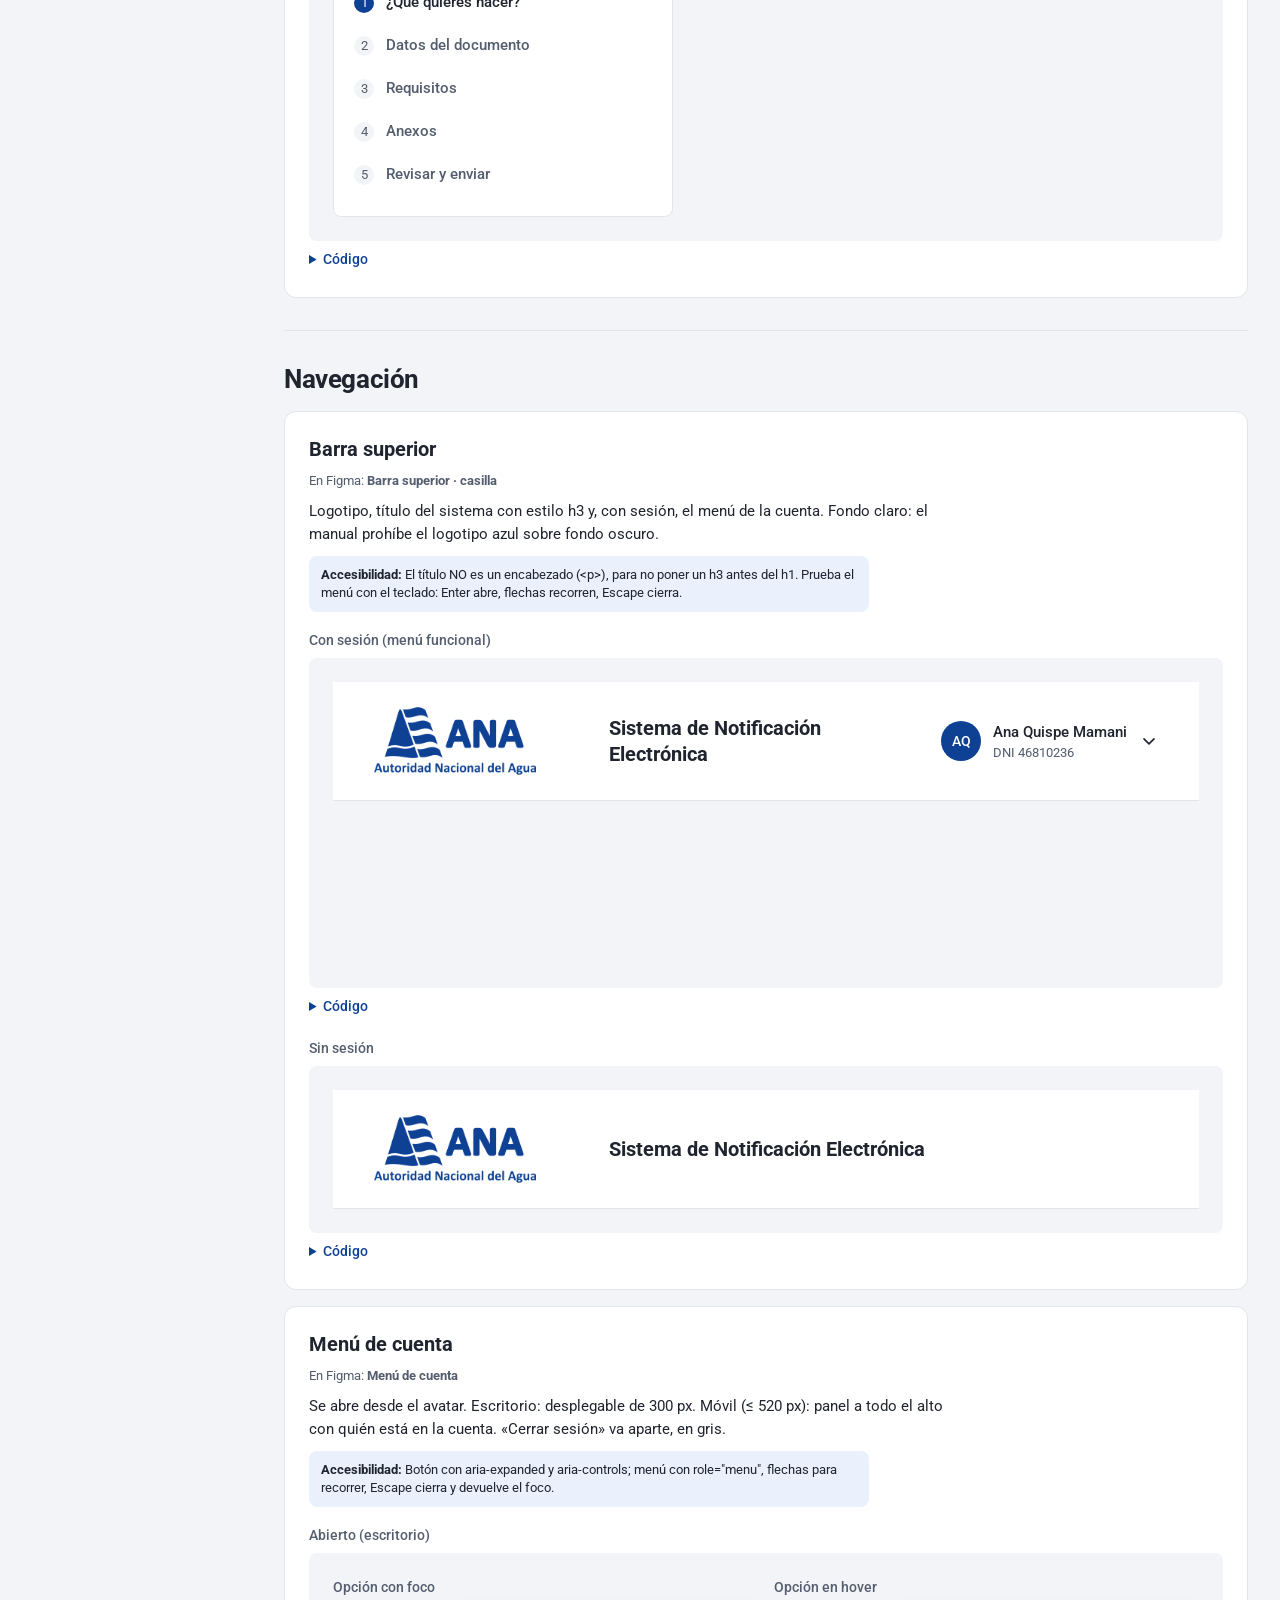
<file: componentes.html>
<!DOCTYPE html>
<html lang="es">
<head>
<meta charset="utf-8">
<meta name="viewport" content="width=device-width, initial-scale=1">
<title>Componentes · Sistema de diseño ANA</title>
<link rel="preconnect" href="https://fonts.googleapis.com">
<link rel="stylesheet" href="https://fonts.googleapis.com/css2?family=Roboto:wght@400;500;700&family=Roboto+Mono&display=swap">
<link rel="stylesheet" href="ana.css?v=c512de99">
<style>
/* Estilos propios de esta página de documentación (prefijo ds-). No forman parte del sistema. */
.ds { display:grid; grid-template-columns: 220px minmax(0,1fr); gap: 32px; max-width: 1440px; margin: 0 auto; padding: 32px max(var(--gutter-der),32px) 64px max(var(--gutter-izq),32px); }
.ds-indice { position: sticky; top: 16px; align-self: start; }
.ds-indice ol { list-style:none; margin:0; padding:0; display:flex; flex-direction:column; gap:2px; }
.ds-indice a { display:block; padding:6px 10px; border-radius:6px; color: var(--texto-principal); text-decoration:none; font: var(--t-etiqueta); }
.ds-indice a:hover { background: var(--fondo-accion-suave); color: var(--texto-accion); }
.ds-cabecera { display:flex; flex-direction:column; gap:6px; margin-bottom: 8px; }
.ds-seccion { display:flex; flex-direction:column; gap:16px; padding-top: 32px; border-top: 1px solid var(--borde-sutil); margin-top: 32px; }
.ds-seccion > p { max-width: 72ch; margin: 0; }
.ds-pasos { display:flex; flex-direction:column; gap:8px; max-width: 80ch; padding-left: 20px; margin:0; }
code { font: var(--t-dato-pequeno); background: var(--fondo-sutil); padding: 1px 5px; border-radius: 4px; overflow-wrap:anywhere; }
.ds-colores { list-style:none; margin:0; padding:0; display:grid; grid-template-columns: repeat(auto-fill, minmax(230px,1fr)); gap: 12px; }
.ds-color { display:flex; gap:12px; align-items:center; }
.ds-color__muestra { width:48px; height:48px; flex:none; border-radius: var(--radio-control); border:1px solid var(--borde-sutil); }
.ds-tipos { list-style:none; margin:0; padding:0; display:flex; flex-direction:column; gap:14px; }
.ds-tipo { display:flex; flex-direction:column; gap:2px; }
.ds-medidas { display:flex; flex-direction:column; gap:8px; }
.ds-medida { display:flex; align-items:center; gap:12px; }
.ds-medida__barra { height:16px; background: var(--fondo-accion); border-radius:2px; }
.ds-radios { display:flex; flex-wrap:wrap; gap:16px; }
.ds-radio { width:140px; height:84px; display:flex; flex-direction:column; justify-content:center; align-items:center; gap:2px; border:1px solid var(--borde-base); background: var(--fondo-base); }
.ds-filtro { max-width: 320px; }
.ds-iconos { list-style:none; margin:0; padding:0; display:grid; grid-template-columns: repeat(auto-fill, minmax(112px,1fr)); gap:8px; }
.ds-iconos--ilu { grid-template-columns: repeat(auto-fill, minmax(170px,1fr)); }
.ds-icono { width:100%; min-height:88px; display:flex; flex-direction:column; align-items:center; justify-content:center; gap:8px; padding:10px 6px; background: var(--fondo-base); border:1px solid var(--borde-sutil); border-radius: var(--radio-control); color: var(--texto-principal); font: var(--t-ayuda); cursor:pointer; }
.ds-icono .icono { width:24px; height:24px; }
.ds-icono:hover { border-color: var(--borde-accion); background: var(--fondo-accion-suave); }
.ds-comp { display:flex; flex-direction:column; gap:10px; padding: 24px; background: var(--fondo-base); border:1px solid var(--borde-sutil); border-radius: var(--radio-tarjeta); }
.ds-comp > p { margin:0; max-width: 80ch; }
.ds-a11y { padding: 10px 12px; background: var(--fondo-accion-suave); border-radius: var(--radio-control); font: var(--t-ayuda); }
.ds-estado { display:flex; flex-direction:column; gap:8px; margin-top: 8px; }
.ds-estado__nombre { margin:0; font: var(--t-etiqueta); color: var(--texto-secundario); }
.ds-muestra { position: relative; transform: translateZ(0); overflow: hidden; padding: 24px; background: var(--fondo-sutil); border-radius: var(--radio-control); }
.ds-muestra__in { width: var(--ancho, auto); max-width: 100%; }
.ds-codigo summary { cursor:pointer; font: var(--t-etiqueta); color: var(--texto-accion); min-height: 24px; }
.ds-codigo pre { margin: 8px 0 0; padding: 16px; max-height: 420px; overflow:auto; background: var(--fondo-inverso); color: var(--texto-inverso); border-radius: var(--radio-control); }
.ds-codigo pre code { background:none; color:inherit; font: var(--t-dato-pequeno); white-space: pre; }
.ds-copiar { margin-top: 8px; }
.ds-matriz { display:grid; grid-template-columns: repeat(var(--cols, 3), minmax(0,1fr)); gap: 20px 16px; }
.ds-celda { margin:0; display:flex; flex-direction:column; gap:8px; min-width:0; }
.ds-celda__muestra { min-width:0; }
.ds-celda figcaption { order: -1; font: var(--t-etiqueta); color: var(--texto-secundario); padding-bottom: 4px; border-bottom: 1px solid var(--borde-sutil); }
@media (max-width: 1100px) { .ds-matriz { grid-template-columns: repeat(2, minmax(0,1fr)); } }
@media (max-width: 640px) { .ds-matriz { grid-template-columns: 1fr; } }
/* Estados forzados para mostrar hover, foco y presionado (generado desde ana.css) */
a.ds-hover {text-decoration-thickness: 2px;}
.ds-foco {outline: 2px solid var(--borde-foco);
  outline-offset: 2px;
  border-radius: 4px;}
.saltar.ds-foco {top: var(--esp-s);}
.boton--primario.ds-hover {background: var(--fondo-accion-hover);}
.boton--secundario.ds-hover {background: var(--fondo-accion-suave);}
.boton--enlace.ds-hover {text-decoration-thickness: 2px;}
.boton--terciario.ds-hover {background: var(--fondo-accion-suave);}
.boton--icono.ds-hover {background: var(--fondo-accion-suave);}
.boton--primario.ds-presionado {background: var(--fondo-inverso); border-color: var(--fondo-inverso);}
.boton--secundario.ds-presionado {background: var(--fondo-accion-suave); border-color: var(--fondo-accion-hover);}
.boton--terciario.ds-presionado, .boton--icono.ds-presionado {background: var(--fondo-accion-suave);}
.campo__control.ds-hover {border-color: var(--borde-fuerte);}
.campo__control.ds-foco, .campo__control--fecha.ds-foco {outline: 2px solid var(--borde-foco);
  outline-offset: 0;
  border-color: var(--borde-foco);
  border-radius: var(--radio-control);}
.campo__control.ds-hover {background-color: var(--fondo-sutil);}
.usuario__boton.ds-hover {background: var(--fondo-sutil);}
.menu__item.ds-hover, .menu__item.ds-foco {background: var(--fondo-accion-suave); outline-offset: -2px;}
.combo__opcion.ds-hover {background: var(--fondo-accion-suave);}
.tabla-region.ds-foco {outline-offset: -2px;}
.tabla__ordenar.ds-hover {background: var(--fondo-accion-suave);}
.tabla__ordenar.ds-foco {outline-offset: -3px;}
.accion.ds-hover {background: var(--fondo-accion-suave);}
.paginador__pagina.ds-hover {background: var(--fondo-accion-suave);}
.enlace-editar.ds-hover, .enlace-accion.ds-hover {text-decoration: underline; text-underline-offset: 3px;}
.subir input[type="file"].ds-foco + label {outline: 2px solid var(--borde-foco);
  outline-offset: 2px;}
.notificacion .boton--icono.ds-foco {outline-color: var(--texto-inverso);}
.notificacion .boton--icono.ds-hover {background: rgb(255 255 255 / 0.12);}
.metodo.ds-hover .metodo__nombre {text-decoration: underline; text-underline-offset: 3px;}
.contacto__dato.ds-hover span {text-decoration: underline; text-underline-offset: 3px;}
.paso__titulo.ds-foco {outline: none;}
.paso__titulo.ds-foco {outline: 2px solid var(--borde-foco); outline-offset: 4px;}
.portada__pantalla.ds-hover {border-color: var(--borde-accion); box-shadow: var(--elevacion-2);}
.cabecera-detalle__titulo h1.ds-foco {outline: none;}
.cabecera-detalle__titulo h1.ds-foco {outline: 2px solid var(--borde-foco); outline-offset: 4px;}
.vista__titulo.ds-foco {outline: none;}
.vista__titulo.ds-foco {outline: 2px solid var(--borde-foco); outline-offset: 4px;}
.perfil-nav__item.ds-hover {background: var(--fondo-sutil);}
.perfil__h2.ds-foco {outline: none;}
.perfil__h2.ds-foco {outline: 2px solid var(--borde-foco); outline-offset: 4px;}
.eleccion__opcion.ds-hover {border-color: var(--borde-fuerte);}
.eleccion__opcion:has(input.ds-foco) {outline: 2px solid var(--borde-foco); outline-offset: 2px;}
.ruta.ds-hover {border-color: var(--borde-fuerte); background: var(--fondo-accion-suave);}
.ruta.ds-foco {outline: 2px solid var(--borde-foco); outline-offset: 2px;}
.modal__cuerpo.ds-foco {outline: 2px solid var(--borde-foco); outline-offset: 2px;}
@media (max-width: 900px) { .ds { grid-template-columns: 1fr; } .ds-indice { position: static; } .ds-indice ol { flex-direction: row; flex-wrap: wrap; } }
</style>
</head>
<body data-pagina="componentes">
<div class="sprite" aria-hidden="true"><svg xmlns="http://www.w3.org/2000/svg" style="display:none">
<!-- Del sistema de diseño ANA (Figma · Iconografía) -->
<symbol id="calendario" viewBox="0 0 24 24"><g transform="scale(1.2)"><path d="M15.4166 4.58301H4.58329C3.66282 4.58301 2.91663 5.3292 2.91663 6.24967V15.4163C2.91663 16.3368 3.66282 17.083 4.58329 17.083H15.4166C16.3371 17.083 17.0833 16.3368 17.0833 15.4163V6.24967C17.0833 5.3292 16.3371 4.58301 15.4166 4.58301Z" stroke="currentColor" stroke-width="1.66667" stroke-linecap="round" stroke-linejoin="round"/><path d="M6.66663 2.5V6.66667M13.3333 2.5V6.66667M2.91663 9.16667H17.0833" stroke="currentColor" stroke-width="1.66667" stroke-linecap="round" stroke-linejoin="round"/></g></symbol>
<symbol id="enviar" viewBox="0 0 24 24"><g transform="scale(1.0909)"><path d="M19.25 2.75L9.625 12.375M9.625 12.375L2.75 8.70833L19.25 2.75L13.2917 19.25L9.625 12.375Z" stroke="currentColor" stroke-width="1.83333" stroke-linecap="round" stroke-linejoin="round"/></g></symbol>
<symbol id="expediente" viewBox="0 0 24 24"><g transform="scale(1.2)"><path d="M2.91663 6.24967C2.91663 5.80765 3.09222 5.38372 3.40478 5.07116C3.71734 4.7586 4.14127 4.58301 4.58329 4.58301H7.24996L8.91663 6.66634H15.4166C15.8587 6.66634 16.2826 6.84194 16.5951 7.1545C16.9077 7.46706 17.0833 7.89098 17.0833 8.33301V14.9997C17.0833 15.4417 16.9077 15.8656 16.5951 16.1782C16.2826 16.4907 15.8587 16.6663 15.4166 16.6663H4.58329C4.14127 16.6663 3.71734 16.4907 3.40478 16.1782C3.09222 15.8656 2.91663 15.4417 2.91663 14.9997V6.24967Z" stroke="currentColor" stroke-width="1.66667" stroke-linecap="round" stroke-linejoin="round"/></g></symbol>
<symbol id="tramites" viewBox="0 0 24 24"><path d="M6 3H13L18 8V21C18 21.2652 17.8946 21.5196 17.7071 21.7071C17.5196 21.8946 17.2652 22 17 22H6C5.73478 22 5.48043 21.8946 5.29289 21.7071C5.10536 21.5196 5 21.2652 5 21V4C5 3.73478 5.10536 3.48043 5.29289 3.29289C5.48043 3.10536 5.73478 3 6 3Z" stroke="currentColor" stroke-width="2" stroke-linecap="round" stroke-linejoin="round"/><path d="M13 3V8H18M8.5 13H15.5M8.5 17H13.5" stroke="currentColor" stroke-width="2" stroke-linecap="round" stroke-linejoin="round"/></symbol>
<symbol id="buscar" viewBox="0 0 24 24"><path d="M10.5 17C14.0899 17 17 14.0899 17 10.5C17 6.91015 14.0899 4 10.5 4C6.91015 4 4 6.91015 4 10.5C4 14.0899 6.91015 17 10.5 17Z" stroke="currentColor" stroke-width="2" stroke-linecap="round" stroke-linejoin="round"/><path d="M15.4 15.4L21 21" stroke="currentColor" stroke-width="2" stroke-linecap="round" stroke-linejoin="round"/></symbol>
<symbol id="usuario" viewBox="0 0 24 24"><path d="M12 12.5C14.2091 12.5 16 10.7091 16 8.5C16 6.29086 14.2091 4.5 12 4.5C9.79086 4.5 8 6.29086 8 8.5C8 10.7091 9.79086 12.5 12 12.5Z" stroke="currentColor" stroke-width="2" stroke-linecap="round" stroke-linejoin="round"/><path d="M4.5 20C4.5 16.4 7.9 14 12 14C16.1 14 19.5 16.4 19.5 20" stroke="currentColor" stroke-width="2" stroke-linecap="round" stroke-linejoin="round"/></symbol>
<symbol id="ayuda" viewBox="0 0 24 24"><path d="M12 21C16.9706 21 21 16.9706 21 12C21 7.02944 16.9706 3 12 3C7.02944 3 3 7.02944 3 12C3 16.9706 7.02944 21 12 21Z" stroke="currentColor" stroke-width="2" stroke-linecap="round" stroke-linejoin="round"/><path d="M9.5 9.3C9.5 7.9 10.6 6.9 12 6.9C13.4 6.9 14.5 7.9 14.5 9.2C14.5 11.1 12 11.1 12 13" stroke="currentColor" stroke-width="2" stroke-linecap="round" stroke-linejoin="round"/><path d="M12 18C12.6627 18 13.2 17.4627 13.2 16.8C13.2 16.1373 12.6627 15.6 12 15.6C11.3372 15.6 10.8 16.1373 10.8 16.8C10.8 17.4627 11.3372 18 12 18Z" fill="currentColor"/></symbol>
<symbol id="check" viewBox="0 0 24 24"><path d="M4 12.5L9.5 18L20 6.5" stroke="currentColor" stroke-width="2" stroke-linecap="round" stroke-linejoin="round"/></symbol>
<symbol id="alerta" viewBox="0 0 24 24"><path d="M12 3.6L22 20.4H2L12 3.6Z" stroke="currentColor" stroke-width="2" stroke-linecap="round" stroke-linejoin="round"/><path d="M12 9.8V13.8" stroke="currentColor" stroke-width="2" stroke-linecap="round" stroke-linejoin="round"/><path d="M12 18.2C12.6627 18.2 13.2 17.6627 13.2 17C13.2 16.3373 12.6627 15.8 12 15.8C11.3372 15.8 10.8 16.3373 10.8 17C10.8 17.6627 11.3372 18.2 12 18.2Z" fill="currentColor"/></symbol>
<symbol id="error" viewBox="0 0 24 24"><path d="M12 21C16.9706 21 21 16.9706 21 12C21 7.02944 16.9706 3 12 3C7.02944 3 3 7.02944 3 12C3 16.9706 7.02944 21 12 21Z" stroke="currentColor" stroke-width="2" stroke-linecap="round" stroke-linejoin="round"/><path d="M12 7.5V12.5" stroke="currentColor" stroke-width="2" stroke-linecap="round" stroke-linejoin="round"/><path d="M12 17.5C12.6627 17.5 13.2 16.9627 13.2 16.3C13.2 15.6373 12.6627 15.1 12 15.1C11.3372 15.1 10.8 15.6373 10.8 16.3C10.8 16.9627 11.3372 17.5 12 17.5Z" fill="currentColor"/></symbol>
<symbol id="info" viewBox="0 0 24 24"><path d="M12 21C16.9706 21 21 16.9706 21 12C21 7.02944 16.9706 3 12 3C7.02944 3 3 7.02944 3 12C3 16.9706 7.02944 21 12 21Z" stroke="currentColor" stroke-width="2" stroke-linecap="round" stroke-linejoin="round"/><path d="M12 16.5V11.5" stroke="currentColor" stroke-width="2" stroke-linecap="round" stroke-linejoin="round"/><path d="M12 9.2C12.6627 9.2 13.2 8.66274 13.2 8C13.2 7.33726 12.6627 6.8 12 6.8C11.3373 6.8 10.8 7.33726 10.8 8C10.8 8.66274 11.3373 9.2 12 9.2Z" fill="currentColor"/></symbol>
<symbol id="chevron-abajo" viewBox="0 0 24 24"><path d="M6 9.5L12 15.5L18 9.5" stroke="currentColor" stroke-width="2" stroke-linecap="round" stroke-linejoin="round"/></symbol>
<symbol id="chevron-derecha" viewBox="0 0 24 24"><path d="M9.5 6L15.5 12L9.5 18" stroke="currentColor" stroke-width="2" stroke-linecap="round" stroke-linejoin="round"/></symbol>
<symbol id="cerrar" viewBox="0 0 24 24"><path d="M6 6L18 18M18 6L6 18" stroke="currentColor" stroke-width="2" stroke-linecap="round" stroke-linejoin="round"/></symbol>
<symbol id="clip" viewBox="0 0 24 24"><path d="M20.5 11.5L12 20C11.0718 20.9283 9.81276 21.4497 8.50001 21.4497C7.18725 21.4497 5.92827 20.9283 5.00001 20C4.07175 19.0717 3.55026 17.8128 3.55026 16.5C3.55026 15.1872 4.07175 13.9283 5.00001 13L13 5C13.6631 4.33695 14.5623 3.96446 15.5 3.96446C16.4377 3.96446 17.337 4.33695 18 5C18.6631 5.66304 19.0355 6.56231 19.0355 7.5C19.0355 8.43768 18.6631 9.33695 18 10L10 18C9.60218 18.3978 9.06262 18.6213 8.50001 18.6213C7.9374 18.6213 7.39783 18.3978 7.00001 18C6.60219 17.6022 6.37869 17.0626 6.37869 16.5C6.37869 15.9374 6.60219 15.3978 7.00001 15L14.5 7.5" stroke="currentColor" stroke-width="2" stroke-linecap="round" stroke-linejoin="round"/></symbol>
<symbol id="descargar" viewBox="0 0 24 24"><path d="M12 3.5V14.5M16.5 10L12 14.5L7.5 10M4 19H20" stroke="currentColor" stroke-width="2" stroke-linecap="round" stroke-linejoin="round"/></symbol>
<symbol id="subir" viewBox="0 0 24 24"><path d="M12 16V4.5M16.5 9L12 4.5L7.5 9M4 19H20" stroke="currentColor" stroke-width="2" stroke-linecap="round" stroke-linejoin="round"/></symbol>
<symbol id="reloj" viewBox="0 0 24 24"><path d="M12 21C16.9706 21 21 16.9706 21 12C21 7.02944 16.9706 3 12 3C7.02944 3 3 7.02944 3 12C3 16.9706 7.02944 21 12 21Z" stroke="currentColor" stroke-width="2" stroke-linecap="round" stroke-linejoin="round"/><path d="M12 7.5V12.5L15.5 14.5" stroke="currentColor" stroke-width="2" stroke-linecap="round" stroke-linejoin="round"/></symbol>
<symbol id="salir" viewBox="0 0 24 24"><path d="M14.5 4.5H18C18.3978 4.5 18.7794 4.65804 19.0607 4.93934C19.342 5.22064 19.5 5.60218 19.5 6V18C19.5 18.3978 19.342 18.7794 19.0607 19.0607C18.7794 19.342 18.3978 19.5 18 19.5H14.5M10 16L6 12L10 8M6 12H14" stroke="currentColor" stroke-width="2" stroke-linecap="round" stroke-linejoin="round"/></symbol>
<symbol id="filtro" viewBox="0 0 24 24"><path d="M3 6H21L14 14V20L10 22V14L3 6Z" stroke="currentColor" stroke-width="2" stroke-linecap="round" stroke-linejoin="round"/></symbol>
<symbol id="agregar" viewBox="0 0 24 24"><path d="M12 5V19M5 12H19" stroke="currentColor" stroke-width="2" stroke-linecap="round" stroke-linejoin="round"/></symbol>
<symbol id="archivo" viewBox="0 0 24 24"><path d="M13 3H7C6.60218 3 6.22064 3.15804 5.93934 3.43934C5.65804 3.72064 5.5 4.10218 5.5 4.5V19.5C5.5 19.8978 5.65804 20.2794 5.93934 20.5607C6.22064 20.842 6.60218 21 7 21H17C17.3978 21 17.7794 20.842 18.0607 20.5607C18.342 20.2794 18.5 19.8978 18.5 19.5V8.5L13 3Z" stroke="currentColor" stroke-width="2" stroke-linecap="round" stroke-linejoin="round"/><path d="M13 3V8.5H18.5" stroke="currentColor" stroke-width="2" stroke-linecap="round" stroke-linejoin="round"/></symbol>
<symbol id="ojo" viewBox="0 0 24 24"><path d="M2 12C2 12 5.6 5 12 5C18.4 5 22 12 22 12C22 12 18.4 19 12 19C5.6 19 2 12 2 12Z" stroke="currentColor" stroke-width="2" stroke-linecap="round" stroke-linejoin="round"/><path d="M12 15C13.6569 15 15 13.6569 15 12C15 10.3431 13.6569 9 12 9C10.3431 9 9 10.3431 9 12C9 13.6569 10.3431 15 12 15Z" stroke="currentColor" stroke-width="2" stroke-linecap="round" stroke-linejoin="round"/></symbol>
<symbol id="mas-acciones" viewBox="0 0 24 24"><path d="M12 6.5C12.8284 6.5 13.5 5.82843 13.5 5C13.5 4.17157 12.8284 3.5 12 3.5C11.1716 3.5 10.5 4.17157 10.5 5C10.5 5.82843 11.1716 6.5 12 6.5Z" stroke="currentColor" stroke-width="2" stroke-linecap="round" stroke-linejoin="round"/><path d="M12 13.5C12.8284 13.5 13.5 12.8284 13.5 12C13.5 11.1716 12.8284 10.5 12 10.5C11.1716 10.5 10.5 11.1716 10.5 12C10.5 12.8284 11.1716 13.5 12 13.5Z" stroke="currentColor" stroke-width="2" stroke-linecap="round" stroke-linejoin="round"/><path d="M12 20.5C12.8284 20.5 13.5 19.8284 13.5 19C13.5 18.1716 12.8284 17.5 12 17.5C11.1716 17.5 10.5 18.1716 10.5 19C10.5 19.8284 11.1716 20.5 12 20.5Z" stroke="currentColor" stroke-width="2" stroke-linecap="round" stroke-linejoin="round"/></symbol>
<symbol id="sobre" viewBox="0 0 24 24"><path d="M19.5 5H4.5C3.39543 5 2.5 5.89543 2.5 7V17C2.5 18.1046 3.39543 19 4.5 19H19.5C20.6046 19 21.5 18.1046 21.5 17V7C21.5 5.89543 20.6046 5 19.5 5Z" stroke="currentColor" stroke-width="2" stroke-linecap="round" stroke-linejoin="round"/><path d="M3 7L12 13L21 7" stroke="currentColor" stroke-width="2" stroke-linecap="round" stroke-linejoin="round"/></symbol>
<symbol id="sobre-abierto" viewBox="0 0 24 24"><path d="M19.5 9H4.5C3.39543 9 2.5 9.89543 2.5 11V17C2.5 18.1046 3.39543 19 4.5 19H19.5C20.6046 19 21.5 18.1046 21.5 17V11C21.5 9.89543 20.6046 9 19.5 9Z" stroke="currentColor" stroke-width="2" stroke-linecap="round" stroke-linejoin="round"/><path d="M2.5 10.5L12 4L21.5 10.5" stroke="currentColor" stroke-width="2" stroke-linecap="round" stroke-linejoin="round"/></symbol>
<symbol id="orden" viewBox="0 0 24 24"><path d="M14.959 9.5H9.04102L12 5.80078L14.959 9.5Z" fill="currentColor" stroke="currentColor"/><path d="M14.959 14.5L12 18.1992L9.04102 14.5H14.959Z" fill="currentColor" stroke="currentColor"/></symbol>
<symbol id="orden-desc" viewBox="0 0 24 24"><path d="M15.584 9.5L12 15.0742L8.41602 9.5H15.584Z" fill="currentColor" stroke="currentColor"/></symbol>
<symbol id="orden-asc" viewBox="0 0 24 24"><path d="M15.584 14.5L12 8.9258L8.41602 14.5H15.584Z" fill="currentColor" stroke="currentColor"/></symbol>
<symbol id="telefono" viewBox="0 0 24 24"><path d="M19.8881 14.9201V17.9201C19.8892 18.1986 19.8322 18.4743 19.7206 18.7294C19.6091 18.9846 19.4454 19.2137 19.2402 19.402C19.035 19.5902 18.7927 19.7336 18.5289 19.8228C18.265 19.912 17.9855 19.9452 17.7081 19.9201C14.631 19.5857 11.6751 18.5342 9.07812 16.8501C6.66194 15.3148 4.61345 13.2663 3.07812 10.8501C1.38809 8.2413 0.33636 5.27109 0.00811671 2.1801C-0.0168728 1.90356 0.0159916 1.62486 0.104617 1.36172C0.193243 1.09859 0.335688 0.856786 0.522883 0.651718C0.710078 0.44665 0.937922 0.282806 1.19191 0.170619C1.44589 0.0584315 1.72046 0.000358432 1.99812 9.69523e-05H4.99812C5.48342 -0.00467949 5.95391 0.167176 6.32188 0.48363C6.68985 0.800084 6.93019 1.23954 6.99812 1.7201C7.12474 2.68016 7.35957 3.62282 7.69812 4.5301C7.83266 4.88802 7.86178 5.27701 7.78202 5.65098C7.70227 6.02494 7.51698 6.36821 7.24812 6.6401L5.97812 7.9101C7.40167 10.4136 9.47457 12.4865 11.9781 13.9101L13.2481 12.6401C13.52 12.3712 13.8633 12.1859 14.2372 12.1062C14.6112 12.0264 15.0002 12.0556 15.3581 12.1901C16.2654 12.5286 17.2081 12.7635 18.1681 12.8901C18.6539 12.9586 19.0975 13.2033 19.4146 13.5776C19.7318 13.9519 19.9003 14.4297 19.8881 14.9201Z" transform="translate(2 2)" stroke="currentColor" stroke-width="2" stroke-linecap="round" stroke-linejoin="round"/></symbol>
<symbol id="whatsapp" viewBox="0 0 24 24"><path fill-rule="evenodd" clip-rule="evenodd" d="M7.17 6.14L6.3 7.01V7.17L5.88 7.85L5.91 8.23L5.74 8.41V9.7L5.91 9.89L5.88 10.27L6.05 10.43L6.02 10.69L6.16 10.8L6.45 11.53L6.73 11.79L6.84 12.19L7.12 12.45V12.61L7.41 12.87V13.03L8.37 14.09V14.25L9.77 15.66H9.94L10.31 16.05H10.48L11.16 16.62H11.32L12.26 17.16H12.54L13.24 17.58L13.48 17.55L14.04 17.84H14.46L14.58 17.98H15.56L15.68 17.84L16.5 17.72L17.04 17.3H17.2L17.67 16.83L17.95 16.27L17.93 16.03L18.09 15.84V15.07L17.88 14.86L17.2 14.6L16.95 14.32H16.78L15.28 13.5H15L14.67 13.69V13.85L13.85 14.65V14.79L13.64 15H12.94L12.42 14.6L11.95 14.44L11.72 14.18H11.55L11.3 13.9H11.13L9.84 12.61V12.45L9.45 12.07L9.42 11.88L9.16 11.65L9.02 11.23L8.88 11.11V10.69L9.59 10.01V9.84L9.98 9.35V9.05L9.7 8.65L9.73 8.39L9.56 8.23L9.59 7.97L9.42 7.8L9.45 7.55L9.16 7.15V6.87L9.02 6.75L8.86 6.28H8.7L8.3 6H7.59L7.48 6.14H7.17ZM18.33 4.22L20.44 6.59L21.68 9.47L21.8 10.97L21.96 11.13V12.56L21.8 12.75L21.82 13.66L21.52 14.39L21.54 14.79L20.72 16.69L19.88 17.95L18.02 19.78L16.78 20.6L14.3 21.56L12.66 21.68L12.54 21.82L9.68 21.56L7.99 21L6.66 20.18L2.93 21.14L2.86 20.62L3.14 20.09L3.26 19.15L3.82 17.48L3.4 16.97L2.44 14.91L2.32 13.97L2.16 13.8L2.18 13.15L2.02 12.96V10.73L2.18 10.55L2.3 9.33L2.86 7.8L4.22 5.65L5.79 4.08L7.03 3.26L8.16 2.7L10.76 2.02H13.22L13.34 2.16L14.6 2.3L16.95 3.26L18.33 4.22ZM21.09 4.12L19.8 2.86L17.91 1.5L15.28 0.4L13.12 0H10.85L8.7 0.4L6.07 1.5L4.31 2.72L1.92 5.37L0.96 7.12L0.26 9.21L0 10.92L0.14 13.85L0.82 16.29L1.66 17.88L0.54 21.47L0 23.98L5.95 22.34H6.38L7.99 23.16L9.54 23.58L13.62 23.72L16.92 22.76L19.43 21.23L21.38 19.29L22.48 17.65L23.02 16.57L23.84 13.71L23.98 11.6L23.58 8.79L22.2 5.65L21.09 4.12Z" fill="currentColor"/></symbol>
<symbol id="correo" viewBox="0 0 24 24"><path d="M19 5.5H5C3.89543 5.5 3 6.39543 3 7.5V16.5C3 17.6046 3.89543 18.5 5 18.5H19C20.1046 18.5 21 17.6046 21 16.5V7.5C21 6.39543 20.1046 5.5 19 5.5Z" stroke="currentColor" stroke-width="2" stroke-linecap="round" stroke-linejoin="round"/><path d="M3.5 7L12 13L20.5 7" stroke="currentColor" stroke-width="2" stroke-linecap="round" stroke-linejoin="round"/></symbol>
<symbol id="editar" viewBox="0 0 24 24"><path d="M4 20H8L20 7.99999C20.5016 7.46379 20.7751 6.75364 20.7629 6.01952C20.7507 5.28539 20.4536 4.58476 19.9344 4.06558C19.4152 3.54641 18.7146 3.24933 17.9805 3.23709C17.2463 3.22485 16.5362 3.4984 16 3.99999L4 16V20Z" stroke="currentColor" stroke-width="2" stroke-linecap="round" stroke-linejoin="round"/></symbol>
<!-- PROVISIONALES: no están en el sistema de diseño todavía -->
<symbol id="candado" viewBox="0 0 24 24"><g fill="none" stroke="currentColor" stroke-width="2" stroke-linecap="round" stroke-linejoin="round"><path d="M17 10.5H7C5.89543 10.5 5 11.3954 5 12.5V18.5C5 19.6046 5.89543 20.5 7 20.5H17C18.1046 20.5 19 19.6046 19 18.5V12.5C19 11.3954 18.1046 10.5 17 10.5Z"/><path d="M8.5 10.5V8C8.5 7.07174 8.86875 6.1815 9.52513 5.52513C10.1815 4.86875 11.0717 4.5 12 4.5C12.9283 4.5 13.8185 4.86875 14.4749 5.52513C15.1313 6.1815 15.5 7.07174 15.5 8V10.5"/></g></symbol>
<symbol id="ojo-tachado" viewBox="0 0 24 24"><g fill="none" stroke="currentColor" stroke-width="2" stroke-linecap="round" stroke-linejoin="round"><path d="M3 3l18 18"/><path d="M10.6 5.1A10.6 10.6 0 0 1 12 5c6.4 0 10 7 10 7a17 17 0 0 1-3 3.8M6.4 6.4C3.6 8.2 2 12 2 12s3.6 7 10 7a9.9 9.9 0 0 0 5.6-1.6"/><path d="M9.9 9.9a3 3 0 0 0 4.2 4.2"/></g></symbol>
<symbol id="enlace" viewBox="0 0 24 24"><g fill="none" stroke="currentColor" stroke-width="2" stroke-linecap="round" stroke-linejoin="round"><path d="M10 14a4.5 4.5 0 0 0 6.4 0l3-3a4.5 4.5 0 0 0-6.4-6.4l-1 1"/><path d="M14 10a4.5 4.5 0 0 0-6.4 0l-3 3a4.5 4.5 0 0 0 6.4 6.4l1-1"/></g></symbol>
<symbol id="dnie" viewBox="0 0 24 24"><g fill="none" stroke="currentColor" stroke-width="2" stroke-linecap="round" stroke-linejoin="round"><rect x="2.5" y="5" width="19" height="14" rx="2"/><circle cx="8.5" cy="11" r="2.2"/><path d="M5.5 16c.6-1.6 1.7-2.4 3-2.4s2.4.8 3 2.4"/><path d="M14.5 10h4M14.5 13.5h3"/></g></symbol>
<symbol id="certificado" viewBox="0 0 24 24"><g fill="none" stroke="currentColor" stroke-width="2" stroke-linecap="round" stroke-linejoin="round"><circle cx="12" cy="9" r="5"/><path d="m9 13.3-1.5 7.2L12 18l4.5 2.5-1.5-7.2"/></g></symbol>
<symbol id="rostro" viewBox="0 0 24 24"><g fill="none" stroke="currentColor" stroke-width="2" stroke-linecap="round" stroke-linejoin="round"><path d="M4 8V6a2 2 0 0 1 2-2h2M16 4h2a2 2 0 0 1 2 2v2M20 16v2a2 2 0 0 1-2 2h-2M8 20H6a2 2 0 0 1-2-2v-2"/><path d="M9 10h.01M15 10h.01"/><path d="M9.5 15a3.5 3.5 0 0 0 5 0"/></g></symbol>
<symbol id="copiar" viewBox="0 0 24 24"><g fill="none" stroke="currentColor" stroke-width="2" stroke-linecap="round" stroke-linejoin="round"><rect x="8" y="8" width="12" height="12" rx="2"/><path d="M16 8V6a2 2 0 0 0-2-2H6a2 2 0 0 0-2 2v8a2 2 0 0 0 2 2h2"/></g></symbol>
</svg>
<svg xmlns="http://www.w3.org/2000/svg" style="display:none">

<symbol id="sin-tramites" viewBox="0 0 120 120"><path class="ilu-t ilu-r" d="M34 18h36l18 18v62a4 4 0 0 1-4 4H34a4 4 0 0 1-4-4V22a4 4 0 0 1 4-4z"/><path class="ilu-t ilu-b" d="M70 18v18h18"/><path class="ilu-t" d="M40 46L62 46"/><path class="ilu-t" d="M40 56L76 56"/><path class="ilu-t" d="M40 66L70 66"/><circle class="ilu-t ilu-b" cx="84" cy="86" r="14"/><path class="ilu-t" d="M84 79L84 93"/><path class="ilu-t" d="M77 86L91 86"/></symbol>
<symbol id="antes-de-buscar" viewBox="0 0 120 120"><path class="ilu-t ilu-r" d="M54 80C68.3594 80 80 68.3594 80 54C80 39.6406 68.3594 28 54 28C39.6406 28 28 39.6406 28 54C28 68.3594 39.6406 80 54 80Z"/><path class="ilu-t ilu-b" d="M54 72C63.9411 72 72 63.9411 72 54C72 44.0589 63.9411 36 54 36C44.0589 36 36 44.0589 36 54C36 63.9411 44.0589 72 54 72Z"/><path class="ilu-t" d="M44 46C45.0192 44.2322 46.4723 42.7534 48.2221 41.7035C49.9719 40.6537 51.9605 40.0674 54 40"/><path class="ilu-t" style="stroke-width:8" d="M73 73L91 91"/><path class="ilu-t" style="stroke:var(--fondo-accion-suave);stroke-width:4" d="M75 75L91 91"/><path class="ilu-t" d="M16 52H24"/><path class="ilu-t" d="M18 58H22"/><path class="ilu-t" d="M86 46H96"/><path class="ilu-t" d="M88 52H92"/></symbol>
<symbol id="sin-resultados" viewBox="0 0 120 120"><path class="ilu-t ilu-r" d="M22 64l10-28h56l10 28v28a4 4 0 0 1-4 4H26a4 4 0 0 1-4-4z"/><path class="ilu-t ilu-b" d="M22 64h22a16 10 0 0 0 32 0h22"/><path class="ilu-t" d="M48 22L44 16"/><path class="ilu-t" d="M60 20L60 12"/><path class="ilu-t" d="M72 22L76 16"/></symbol>
<symbol id="error-404" viewBox="0 0 120 120"><path class="ilu-t ilu-r" d="M14 40l28-10 32 10 32-10v56l-32 10-32-10-28 10z"/><path class="ilu-t" d="M42 30L42 86"/><path class="ilu-t" d="M74 40L74 96"/><path class="ilu-t" stroke-dasharray="4 4" d="M24 74c8-6 16 4 26-2s16-8 24 0"/><path class="ilu-t ilu-b" d="M60 64c-10-12-16-20-16-28a16 16 0 0 1 32 0c0 8-6 16-16 28z"/><path class="ilu-t" d="M55 32a5 5 0 1 1 7 5c-2 1-2 2-2 4"/><circle class="ilu-p" cx="60" cy="47" r="1.5"/></symbol>
<symbol id="error-500" viewBox="0 0 120 120"><rect class="ilu-t ilu-r" x="22" y="26" width="62" height="22" rx="4"/><rect class="ilu-t ilu-r" x="22" y="54" width="62" height="22" rx="4"/><rect class="ilu-t ilu-r" x="22" y="82" width="62" height="16" rx="4"/><circle class="ilu-p" cx="32" cy="37" r="2"/><circle class="ilu-p" cx="40" cy="37" r="2"/><circle class="ilu-p" cx="32" cy="65" r="2"/><circle class="ilu-p" cx="40" cy="65" r="2"/><path class="ilu-t ilu-b" d="M84 52l20 36H64z"/><path class="ilu-t" d="M84 64L84 76"/><circle class="ilu-p" cx="84" cy="82" r="1.5"/><path class="ilu-t" d="M92 24L98 18"/><path class="ilu-t" d="M96 30L104 28"/></symbol>
<symbol id="acceso-denegado" viewBox="0 0 120 120"><path class="ilu-t" d="M42 54V40a18 18 0 0 1 36 0v14"/><rect class="ilu-t ilu-r" x="32" y="54" width="56" height="44" rx="6"/><circle class="ilu-t ilu-b" cx="60" cy="72" r="6"/><path class="ilu-t" d="M60 78L60 86"/><path class="ilu-t" d="M26 30L20 24"/><path class="ilu-t" d="M94 30L100 24"/></symbol>
<symbol id="sesion-expirada" viewBox="0 0 120 120"><circle class="ilu-t ilu-r" cx="60" cy="62" r="34"/><circle class="ilu-t ilu-b" cx="60" cy="62" r="26"/><path class="ilu-t" d="M60 62L60 46"/><path class="ilu-t" d="M60 62L72 70"/><circle class="ilu-p" cx="60" cy="62" r="2"/><path class="ilu-t" d="M50 20L70 20"/><path class="ilu-t" d="M60 20L60 28"/><path class="ilu-t" d="M92 32L98 26"/></symbol>
<symbol id="servicio-no-disponible" viewBox="0 0 120 120"><path class="ilu-t" d="M12 60L30 60"/><rect class="ilu-t ilu-r" x="30" y="46" width="22" height="28" rx="5"/><path class="ilu-t" d="M52 54h8M52 66h8"/><rect class="ilu-t ilu-r" x="72" y="42" width="24" height="36" rx="6"/><path class="ilu-t" d="M79 54h6M79 66h6"/><path class="ilu-t" d="M96 60L108 60"/><path class="ilu-t" d="M64 40L66 32"/><path class="ilu-t" d="M60 42L56 36"/><path class="ilu-t" d="M66 80L64 88"/><path class="ilu-t" d="M70 78L74 84"/></symbol>
</svg>
</div>
<a class="saltar" href="#contenido">Saltar al contenido</a>
<div class="ds">
  <nav class="ds-indice" aria-label="Secciones"><ol><li><a href="#uso">Cómo usar</a></li><li><a href="#color">Color</a></li><li><a href="#tipografia">Tipografía</a></li><li><a href="#medidas">Espaciado, radios y elevación</a></li><li><a href="#iconos">Íconos</a></li><li><a href="#ilustraciones">Ilustraciones</a></li><li><a href="#g-acciones">Acciones</a></li><li><a href="#g-campos">Campos</a></li><li><a href="#g-seleccion">Selección</a></li><li><a href="#g-archivos">Archivos</a></li><li><a href="#g-proceso">Proceso</a></li><li><a href="#g-navegacion">Navegación</a></li><li><a href="#g-datos">Datos</a></li><li><a href="#g-mensajes">Mensajes</a></li></ol></nav>
  <main id="contenido" tabindex="-1">
    <header class="ds-cabecera">
      <p class="t-ayuda">Casilla Electrónica · Autoridad Nacional del Agua</p>
      <h1 class="t-h1">Sistema de diseño ANA · Componentes</h1>
      <p>Cada componente con sus estados y el código listo para copiar. Es el mismo HTML y la misma hoja (<code>ana.css</code>) del prototipo; en Figma, el archivo «ANA Design System».</p>
    </header>
    <section class="ds-seccion" id="uso" aria-labelledby="uso-t"><h2 class="t-h2" id="uso-t">Cómo usar</h2>
<ol class="ds-pasos">
<li>Copia <code>ana.css</code>, <code>app.js</code>, <code>iconos.svg</code> e <code>ilustraciones.svg</code> del repositorio.</li>
<li>Enlaza la hoja: <code>&lt;link rel="stylesheet" href="ana.css"&gt;</code> y, al final del body, <code>&lt;script src="app.js"&gt;&lt;/script&gt;</code>.</li>
<li>Pega el contenido de <code>iconos.svg</code> (y de <code>ilustraciones.svg</code> si usas estados vacíos) una sola vez, al inicio del body, dentro de <code>&lt;div class="sprite" aria-hidden="true"&gt;</code>. Así los íconos se usan con <code>&lt;use href="#nombre"&gt;</code> y funcionan también abriendo el archivo sin servidor.</li>
<li>Copia el código de cada componente. Los componentes usan solo tokens semánticos (<code>var(--texto-accion)</code>, etc.); no pongas colores sueltos.</li>
</ol>
<p class="t-ayuda">Todo está hecho para cumplir WCAG 2.2 nivel AA. Las notas de accesibilidad de cada componente dicen qué no se debe quitar.</p></section><section class="ds-seccion" id="color" aria-labelledby="color-t"><h2 class="t-h2" id="color-t">Color</h2><p>Solo tokens semánticos. Los primitivos (<code>--p-…</code>) existen pero no se usan directo en los componentes.</p><ul class="ds-colores"><li class="ds-color"><span class="ds-color__muestra" style="background:var(--fondo-base)"></span><span><code>--fondo-base</code><br><span class="t-ayuda">Fondo/Base · <span data-hex="--fondo-base"></span></span></span></li><li class="ds-color"><span class="ds-color__muestra" style="background:var(--fondo-sutil)"></span><span><code>--fondo-sutil</code><br><span class="t-ayuda">Fondo/Sutil · <span data-hex="--fondo-sutil"></span></span></span></li><li class="ds-color"><span class="ds-color__muestra" style="background:var(--fondo-deshabilitado)"></span><span><code>--fondo-deshabilitado</code><br><span class="t-ayuda">Fondo/Deshabilitado · <span data-hex="--fondo-deshabilitado"></span></span></span></li><li class="ds-color"><span class="ds-color__muestra" style="background:var(--fondo-accion)"></span><span><code>--fondo-accion</code><br><span class="t-ayuda">Fondo/Acción · <span data-hex="--fondo-accion"></span></span></span></li><li class="ds-color"><span class="ds-color__muestra" style="background:var(--fondo-accion-hover)"></span><span><code>--fondo-accion-hover</code><br><span class="t-ayuda">Fondo/Acción-Hover · <span data-hex="--fondo-accion-hover"></span></span></span></li><li class="ds-color"><span class="ds-color__muestra" style="background:var(--fondo-accion-suave)"></span><span><code>--fondo-accion-suave</code><br><span class="t-ayuda">Fondo/Acción-Suave · <span data-hex="--fondo-accion-suave"></span></span></span></li><li class="ds-color"><span class="ds-color__muestra" style="background:var(--fondo-inverso)"></span><span><code>--fondo-inverso</code><br><span class="t-ayuda">Fondo/Inverso · <span data-hex="--fondo-inverso"></span></span></span></li><li class="ds-color"><span class="ds-color__muestra" style="background:var(--fondo-error-suave)"></span><span><code>--fondo-error-suave</code><br><span class="t-ayuda">Fondo/Error-Suave · <span data-hex="--fondo-error-suave"></span></span></span></li><li class="ds-color"><span class="ds-color__muestra" style="background:var(--fondo-alerta-suave)"></span><span><code>--fondo-alerta-suave</code><br><span class="t-ayuda">Fondo/Alerta-Suave · <span data-hex="--fondo-alerta-suave"></span></span></span></li><li class="ds-color"><span class="ds-color__muestra" style="background:var(--fondo-exito-suave)"></span><span><code>--fondo-exito-suave</code><br><span class="t-ayuda">Fondo/Éxito-Suave · <span data-hex="--fondo-exito-suave"></span></span></span></li><li class="ds-color"><span class="ds-color__muestra" style="background:var(--fondo-encabezado-tabla)"></span><span><code>--fondo-encabezado-tabla</code><br><span class="t-ayuda">Fondo/Encabezado-Tabla · <span data-hex="--fondo-encabezado-tabla"></span></span></span></li><li class="ds-color"><span class="ds-color__muestra" style="background:var(--texto-principal)"></span><span><code>--texto-principal</code><br><span class="t-ayuda">Texto/Principal · <span data-hex="--texto-principal"></span></span></span></li><li class="ds-color"><span class="ds-color__muestra" style="background:var(--texto-secundario)"></span><span><code>--texto-secundario</code><br><span class="t-ayuda">Texto/Secundario · <span data-hex="--texto-secundario"></span></span></span></li><li class="ds-color"><span class="ds-color__muestra" style="background:var(--texto-deshabilitado)"></span><span><code>--texto-deshabilitado</code><br><span class="t-ayuda">Texto/Deshabilitado · <span data-hex="--texto-deshabilitado"></span></span></span></li><li class="ds-color"><span class="ds-color__muestra" style="background:var(--texto-inverso)"></span><span><code>--texto-inverso</code><br><span class="t-ayuda">Texto/Inverso · <span data-hex="--texto-inverso"></span></span></span></li><li class="ds-color"><span class="ds-color__muestra" style="background:var(--texto-accion)"></span><span><code>--texto-accion</code><br><span class="t-ayuda">Texto/Acción · <span data-hex="--texto-accion"></span></span></span></li><li class="ds-color"><span class="ds-color__muestra" style="background:var(--texto-error)"></span><span><code>--texto-error</code><br><span class="t-ayuda">Texto/Error · <span data-hex="--texto-error"></span></span></span></li><li class="ds-color"><span class="ds-color__muestra" style="background:var(--texto-alerta)"></span><span><code>--texto-alerta</code><br><span class="t-ayuda">Texto/Alerta · <span data-hex="--texto-alerta"></span></span></span></li><li class="ds-color"><span class="ds-color__muestra" style="background:var(--texto-exito)"></span><span><code>--texto-exito</code><br><span class="t-ayuda">Texto/Éxito · <span data-hex="--texto-exito"></span></span></span></li><li class="ds-color"><span class="ds-color__muestra" style="background:var(--texto-marcador)"></span><span><code>--texto-marcador</code><br><span class="t-ayuda">Texto/Marcador · <span data-hex="--texto-marcador"></span></span></span></li><li class="ds-color"><span class="ds-color__muestra" style="background:var(--borde-sutil)"></span><span><code>--borde-sutil</code><br><span class="t-ayuda">Borde/Sutil · <span data-hex="--borde-sutil"></span></span></span></li><li class="ds-color"><span class="ds-color__muestra" style="background:var(--borde-base)"></span><span><code>--borde-base</code><br><span class="t-ayuda">Borde/Base · <span data-hex="--borde-base"></span></span></span></li><li class="ds-color"><span class="ds-color__muestra" style="background:var(--borde-fuerte)"></span><span><code>--borde-fuerte</code><br><span class="t-ayuda">Borde/Fuerte · <span data-hex="--borde-fuerte"></span></span></span></li><li class="ds-color"><span class="ds-color__muestra" style="background:var(--borde-accion)"></span><span><code>--borde-accion</code><br><span class="t-ayuda">Borde/Acción · <span data-hex="--borde-accion"></span></span></span></li><li class="ds-color"><span class="ds-color__muestra" style="background:var(--borde-error)"></span><span><code>--borde-error</code><br><span class="t-ayuda">Borde/Error · <span data-hex="--borde-error"></span></span></span></li><li class="ds-color"><span class="ds-color__muestra" style="background:var(--borde-foco)"></span><span><code>--borde-foco</code><br><span class="t-ayuda">Borde/Foco · <span data-hex="--borde-foco"></span></span></span></li></ul></section><section class="ds-seccion" id="tipografia" aria-labelledby="tipografia-t"><h2 class="t-h2" id="tipografia-t">Tipografía</h2><p>Roboto (y Roboto Mono para datos). Cada estilo es un token <code>font</code> completo: peso, tamaño e interlineado.</p><ul class="ds-tipos"><li class="ds-tipo"><span style="font:var(--t-cuerpo)">Trámites de la Autoridad Nacional del Agua</span><span class="t-ayuda"><code>font: var(--t-cuerpo)</code> · Cuerpo/Base · 400 15px/23px</span></li><li class="ds-tipo"><span style="font:var(--t-cuerpo-medio)">Trámites de la Autoridad Nacional del Agua</span><span class="t-ayuda"><code>font: var(--t-cuerpo-medio)</code> · Título/h5 · 500 15px/23px</span></li><li class="ds-tipo"><span style="font:var(--t-etiqueta)">Trámites de la Autoridad Nacional del Agua</span><span class="t-ayuda"><code>font: var(--t-etiqueta)</code> · Etiqueta/Base · 500 13.5px/20px</span></li><li class="ds-tipo"><span style="font:var(--t-ayuda)">Trámites de la Autoridad Nacional del Agua</span><span class="t-ayuda"><code>font: var(--t-ayuda)</code> · Ayuda/Base · 400 12.5px/18px</span></li><li class="ds-tipo"><span style="font:var(--t-encabezado-tabla)">Trámites de la Autoridad Nacional del Agua</span><span class="t-ayuda"><code>font: var(--t-encabezado-tabla)</code> · Encabezado/Tabla · 700 11px/16px</span></li><li class="ds-tipo"><span style="font:var(--t-dato)">Trámites de la Autoridad Nacional del Agua</span><span class="t-ayuda"><code>font: var(--t-dato)</code> · Dato/Base · 400 15px/23px mono</span></li><li class="ds-tipo"><span style="font:var(--t-dato-pequeno)">Trámites de la Autoridad Nacional del Agua</span><span class="t-ayuda"><code>font: var(--t-dato-pequeno)</code> · Dato/Pequeño · 400 12.5px/18px mono</span></li></ul></section><section class="ds-seccion" id="medidas" aria-labelledby="medidas-t"><h2 class="t-h2" id="medidas-t">Espaciado, radios y elevación</h2><div class="ds-medidas"><div class="ds-medida"><span class="ds-medida__barra" style="width:var(--esp-xs)"></span><code>--esp-xs</code> <span class="t-ayuda">4px</span></div><div class="ds-medida"><span class="ds-medida__barra" style="width:var(--esp-s)"></span><code>--esp-s</code> <span class="t-ayuda">8px</span></div><div class="ds-medida"><span class="ds-medida__barra" style="width:var(--esp-m)"></span><code>--esp-m</code> <span class="t-ayuda">16px</span></div><div class="ds-medida"><span class="ds-medida__barra" style="width:var(--esp-l)"></span><code>--esp-l</code> <span class="t-ayuda">24px</span></div><div class="ds-medida"><span class="ds-medida__barra" style="width:var(--esp-xl)"></span><code>--esp-xl</code> <span class="t-ayuda">32px</span></div><div class="ds-medida"><span class="ds-medida__barra" style="width:var(--esp-xxl)"></span><code>--esp-xxl</code> <span class="t-ayuda">48px</span></div></div><div class="ds-radios"><div class="ds-radio" style="border-radius:var(--radio-control)"><code>--radio-control</code><span class="t-ayuda">8px</span></div><div class="ds-radio" style="border-radius:var(--radio-tarjeta)"><code>--radio-tarjeta</code><span class="t-ayuda">12px</span></div><div class="ds-radio" style="border-radius:var(--radio-etiqueta)"><code>--radio-etiqueta</code><span class="t-ayuda">6px</span></div><div class="ds-radio" style="border-radius:var(--radio-chip)"><code>--radio-chip</code><span class="t-ayuda">999px</span></div><div class="ds-radio" style="box-shadow:var(--elevacion-1);border-color:transparent"><code>--elevacion-1</code></div><div class="ds-radio" style="box-shadow:var(--elevacion-2);border-color:transparent"><code>--elevacion-2</code></div><div class="ds-radio" style="box-shadow:var(--elevacion-3);border-color:transparent"><code>--elevacion-3</code></div></div></section><section class="ds-seccion" id="iconos" aria-labelledby="iconos-t"><h2 class="t-h2" id="iconos-t">Íconos</h2><p>40 íconos de 24 × 24 con trazo de 2, en <code>iconos.svg</code>. Toman el color del texto (<code>currentColor</code>). Son decorativos: si un botón solo tiene ícono, el botón lleva <code>aria-label</code>. Tamaños: <code>icono</code> (20), <code>icono--16</code>, <code>icono--14</code>. Toca uno para copiar su código.</p>
<div class="campo ds-filtro"><label class="campo__etiqueta" for="ds-buscar-icono">Buscar ícono</label><input class="campo__control" id="ds-buscar-icono" type="search" autocomplete="off"></div>
<ul class="ds-iconos" id="ds-lista-iconos"><li><button type="button" class="ds-icono" data-copiar-texto='<svg class="icono" aria-hidden="true" focusable="false"><use href="#calendario"></use></svg>' aria-label="Copiar ícono calendario"><svg class="icono" aria-hidden="true" focusable="false"><use href="#calendario"></use></svg><span>calendario</span></button></li><li><button type="button" class="ds-icono" data-copiar-texto='<svg class="icono" aria-hidden="true" focusable="false"><use href="#enviar"></use></svg>' aria-label="Copiar ícono enviar"><svg class="icono" aria-hidden="true" focusable="false"><use href="#enviar"></use></svg><span>enviar</span></button></li><li><button type="button" class="ds-icono" data-copiar-texto='<svg class="icono" aria-hidden="true" focusable="false"><use href="#expediente"></use></svg>' aria-label="Copiar ícono expediente"><svg class="icono" aria-hidden="true" focusable="false"><use href="#expediente"></use></svg><span>expediente</span></button></li><li><button type="button" class="ds-icono" data-copiar-texto='<svg class="icono" aria-hidden="true" focusable="false"><use href="#tramites"></use></svg>' aria-label="Copiar ícono tramites"><svg class="icono" aria-hidden="true" focusable="false"><use href="#tramites"></use></svg><span>tramites</span></button></li><li><button type="button" class="ds-icono" data-copiar-texto='<svg class="icono" aria-hidden="true" focusable="false"><use href="#buscar"></use></svg>' aria-label="Copiar ícono buscar"><svg class="icono" aria-hidden="true" focusable="false"><use href="#buscar"></use></svg><span>buscar</span></button></li><li><button type="button" class="ds-icono" data-copiar-texto='<svg class="icono" aria-hidden="true" focusable="false"><use href="#usuario"></use></svg>' aria-label="Copiar ícono usuario"><svg class="icono" aria-hidden="true" focusable="false"><use href="#usuario"></use></svg><span>usuario</span></button></li><li><button type="button" class="ds-icono" data-copiar-texto='<svg class="icono" aria-hidden="true" focusable="false"><use href="#ayuda"></use></svg>' aria-label="Copiar ícono ayuda"><svg class="icono" aria-hidden="true" focusable="false"><use href="#ayuda"></use></svg><span>ayuda</span></button></li><li><button type="button" class="ds-icono" data-copiar-texto='<svg class="icono" aria-hidden="true" focusable="false"><use href="#check"></use></svg>' aria-label="Copiar ícono check"><svg class="icono" aria-hidden="true" focusable="false"><use href="#check"></use></svg><span>check</span></button></li><li><button type="button" class="ds-icono" data-copiar-texto='<svg class="icono" aria-hidden="true" focusable="false"><use href="#alerta"></use></svg>' aria-label="Copiar ícono alerta"><svg class="icono" aria-hidden="true" focusable="false"><use href="#alerta"></use></svg><span>alerta</span></button></li><li><button type="button" class="ds-icono" data-copiar-texto='<svg class="icono" aria-hidden="true" focusable="false"><use href="#error"></use></svg>' aria-label="Copiar ícono error"><svg class="icono" aria-hidden="true" focusable="false"><use href="#error"></use></svg><span>error</span></button></li><li><button type="button" class="ds-icono" data-copiar-texto='<svg class="icono" aria-hidden="true" focusable="false"><use href="#info"></use></svg>' aria-label="Copiar ícono info"><svg class="icono" aria-hidden="true" focusable="false"><use href="#info"></use></svg><span>info</span></button></li><li><button type="button" class="ds-icono" data-copiar-texto='<svg class="icono" aria-hidden="true" focusable="false"><use href="#chevron-abajo"></use></svg>' aria-label="Copiar ícono chevron-abajo"><svg class="icono" aria-hidden="true" focusable="false"><use href="#chevron-abajo"></use></svg><span>chevron-abajo</span></button></li><li><button type="button" class="ds-icono" data-copiar-texto='<svg class="icono" aria-hidden="true" focusable="false"><use href="#chevron-derecha"></use></svg>' aria-label="Copiar ícono chevron-derecha"><svg class="icono" aria-hidden="true" focusable="false"><use href="#chevron-derecha"></use></svg><span>chevron-derecha</span></button></li><li><button type="button" class="ds-icono" data-copiar-texto='<svg class="icono" aria-hidden="true" focusable="false"><use href="#cerrar"></use></svg>' aria-label="Copiar ícono cerrar"><svg class="icono" aria-hidden="true" focusable="false"><use href="#cerrar"></use></svg><span>cerrar</span></button></li><li><button type="button" class="ds-icono" data-copiar-texto='<svg class="icono" aria-hidden="true" focusable="false"><use href="#clip"></use></svg>' aria-label="Copiar ícono clip"><svg class="icono" aria-hidden="true" focusable="false"><use href="#clip"></use></svg><span>clip</span></button></li><li><button type="button" class="ds-icono" data-copiar-texto='<svg class="icono" aria-hidden="true" focusable="false"><use href="#descargar"></use></svg>' aria-label="Copiar ícono descargar"><svg class="icono" aria-hidden="true" focusable="false"><use href="#descargar"></use></svg><span>descargar</span></button></li><li><button type="button" class="ds-icono" data-copiar-texto='<svg class="icono" aria-hidden="true" focusable="false"><use href="#subir"></use></svg>' aria-label="Copiar ícono subir"><svg class="icono" aria-hidden="true" focusable="false"><use href="#subir"></use></svg><span>subir</span></button></li><li><button type="button" class="ds-icono" data-copiar-texto='<svg class="icono" aria-hidden="true" focusable="false"><use href="#reloj"></use></svg>' aria-label="Copiar ícono reloj"><svg class="icono" aria-hidden="true" focusable="false"><use href="#reloj"></use></svg><span>reloj</span></button></li><li><button type="button" class="ds-icono" data-copiar-texto='<svg class="icono" aria-hidden="true" focusable="false"><use href="#salir"></use></svg>' aria-label="Copiar ícono salir"><svg class="icono" aria-hidden="true" focusable="false"><use href="#salir"></use></svg><span>salir</span></button></li><li><button type="button" class="ds-icono" data-copiar-texto='<svg class="icono" aria-hidden="true" focusable="false"><use href="#filtro"></use></svg>' aria-label="Copiar ícono filtro"><svg class="icono" aria-hidden="true" focusable="false"><use href="#filtro"></use></svg><span>filtro</span></button></li><li><button type="button" class="ds-icono" data-copiar-texto='<svg class="icono" aria-hidden="true" focusable="false"><use href="#agregar"></use></svg>' aria-label="Copiar ícono agregar"><svg class="icono" aria-hidden="true" focusable="false"><use href="#agregar"></use></svg><span>agregar</span></button></li><li><button type="button" class="ds-icono" data-copiar-texto='<svg class="icono" aria-hidden="true" focusable="false"><use href="#archivo"></use></svg>' aria-label="Copiar ícono archivo"><svg class="icono" aria-hidden="true" focusable="false"><use href="#archivo"></use></svg><span>archivo</span></button></li><li><button type="button" class="ds-icono" data-copiar-texto='<svg class="icono" aria-hidden="true" focusable="false"><use href="#ojo"></use></svg>' aria-label="Copiar ícono ojo"><svg class="icono" aria-hidden="true" focusable="false"><use href="#ojo"></use></svg><span>ojo</span></button></li><li><button type="button" class="ds-icono" data-copiar-texto='<svg class="icono" aria-hidden="true" focusable="false"><use href="#mas-acciones"></use></svg>' aria-label="Copiar ícono mas-acciones"><svg class="icono" aria-hidden="true" focusable="false"><use href="#mas-acciones"></use></svg><span>mas-acciones</span></button></li><li><button type="button" class="ds-icono" data-copiar-texto='<svg class="icono" aria-hidden="true" focusable="false"><use href="#sobre"></use></svg>' aria-label="Copiar ícono sobre"><svg class="icono" aria-hidden="true" focusable="false"><use href="#sobre"></use></svg><span>sobre</span></button></li><li><button type="button" class="ds-icono" data-copiar-texto='<svg class="icono" aria-hidden="true" focusable="false"><use href="#sobre-abierto"></use></svg>' aria-label="Copiar ícono sobre-abierto"><svg class="icono" aria-hidden="true" focusable="false"><use href="#sobre-abierto"></use></svg><span>sobre-abierto</span></button></li><li><button type="button" class="ds-icono" data-copiar-texto='<svg class="icono" aria-hidden="true" focusable="false"><use href="#orden"></use></svg>' aria-label="Copiar ícono orden"><svg class="icono" aria-hidden="true" focusable="false"><use href="#orden"></use></svg><span>orden</span></button></li><li><button type="button" class="ds-icono" data-copiar-texto='<svg class="icono" aria-hidden="true" focusable="false"><use href="#orden-desc"></use></svg>' aria-label="Copiar ícono orden-desc"><svg class="icono" aria-hidden="true" focusable="false"><use href="#orden-desc"></use></svg><span>orden-desc</span></button></li><li><button type="button" class="ds-icono" data-copiar-texto='<svg class="icono" aria-hidden="true" focusable="false"><use href="#orden-asc"></use></svg>' aria-label="Copiar ícono orden-asc"><svg class="icono" aria-hidden="true" focusable="false"><use href="#orden-asc"></use></svg><span>orden-asc</span></button></li><li><button type="button" class="ds-icono" data-copiar-texto='<svg class="icono" aria-hidden="true" focusable="false"><use href="#telefono"></use></svg>' aria-label="Copiar ícono telefono"><svg class="icono" aria-hidden="true" focusable="false"><use href="#telefono"></use></svg><span>telefono</span></button></li><li><button type="button" class="ds-icono" data-copiar-texto='<svg class="icono" aria-hidden="true" focusable="false"><use href="#whatsapp"></use></svg>' aria-label="Copiar ícono whatsapp"><svg class="icono" aria-hidden="true" focusable="false"><use href="#whatsapp"></use></svg><span>whatsapp</span></button></li><li><button type="button" class="ds-icono" data-copiar-texto='<svg class="icono" aria-hidden="true" focusable="false"><use href="#correo"></use></svg>' aria-label="Copiar ícono correo"><svg class="icono" aria-hidden="true" focusable="false"><use href="#correo"></use></svg><span>correo</span></button></li><li><button type="button" class="ds-icono" data-copiar-texto='<svg class="icono" aria-hidden="true" focusable="false"><use href="#editar"></use></svg>' aria-label="Copiar ícono editar"><svg class="icono" aria-hidden="true" focusable="false"><use href="#editar"></use></svg><span>editar</span></button></li><li><button type="button" class="ds-icono" data-copiar-texto='<svg class="icono" aria-hidden="true" focusable="false"><use href="#candado"></use></svg>' aria-label="Copiar ícono candado"><svg class="icono" aria-hidden="true" focusable="false"><use href="#candado"></use></svg><span>candado</span></button></li><li><button type="button" class="ds-icono" data-copiar-texto='<svg class="icono" aria-hidden="true" focusable="false"><use href="#ojo-tachado"></use></svg>' aria-label="Copiar ícono ojo-tachado"><svg class="icono" aria-hidden="true" focusable="false"><use href="#ojo-tachado"></use></svg><span>ojo-tachado</span></button></li><li><button type="button" class="ds-icono" data-copiar-texto='<svg class="icono" aria-hidden="true" focusable="false"><use href="#enlace"></use></svg>' aria-label="Copiar ícono enlace"><svg class="icono" aria-hidden="true" focusable="false"><use href="#enlace"></use></svg><span>enlace</span></button></li><li><button type="button" class="ds-icono" data-copiar-texto='<svg class="icono" aria-hidden="true" focusable="false"><use href="#dnie"></use></svg>' aria-label="Copiar ícono dnie"><svg class="icono" aria-hidden="true" focusable="false"><use href="#dnie"></use></svg><span>dnie</span></button></li><li><button type="button" class="ds-icono" data-copiar-texto='<svg class="icono" aria-hidden="true" focusable="false"><use href="#certificado"></use></svg>' aria-label="Copiar ícono certificado"><svg class="icono" aria-hidden="true" focusable="false"><use href="#certificado"></use></svg><span>certificado</span></button></li><li><button type="button" class="ds-icono" data-copiar-texto='<svg class="icono" aria-hidden="true" focusable="false"><use href="#rostro"></use></svg>' aria-label="Copiar ícono rostro"><svg class="icono" aria-hidden="true" focusable="false"><use href="#rostro"></use></svg><span>rostro</span></button></li><li><button type="button" class="ds-icono" data-copiar-texto='<svg class="icono" aria-hidden="true" focusable="false"><use href="#copiar"></use></svg>' aria-label="Copiar ícono copiar"><svg class="icono" aria-hidden="true" focusable="false"><use href="#copiar"></use></svg><span>copiar</span></button></li></ul></section><section class="ds-seccion" id="ilustraciones" aria-labelledby="ilustraciones-t"><h2 class="t-h2" id="ilustraciones-t">Ilustraciones</h2><p>8 ilustraciones de 120 × 120 para estados vacíos y errores, en <code>ilustraciones.svg</code>. Sus colores salen de <code>ana.css</code> (<code>.ilu-t</code>, <code>.ilu-r</code>, <code>.ilu-b</code>, <code>.ilu-p</code>).</p><ul class="ds-iconos ds-iconos--ilu"><li><button type="button" class="ds-icono ds-icono--ilu" data-copiar-texto='<svg class="vacio__ilustracion" aria-hidden="true" focusable="false"><use href="#sin-tramites"></use></svg>' aria-label="Copiar ilustración sin-tramites"><svg class="vacio__ilustracion" aria-hidden="true" focusable="false"><use href="#sin-tramites"></use></svg><span>sin-tramites</span></button></li><li><button type="button" class="ds-icono ds-icono--ilu" data-copiar-texto='<svg class="vacio__ilustracion" aria-hidden="true" focusable="false"><use href="#antes-de-buscar"></use></svg>' aria-label="Copiar ilustración antes-de-buscar"><svg class="vacio__ilustracion" aria-hidden="true" focusable="false"><use href="#antes-de-buscar"></use></svg><span>antes-de-buscar</span></button></li><li><button type="button" class="ds-icono ds-icono--ilu" data-copiar-texto='<svg class="vacio__ilustracion" aria-hidden="true" focusable="false"><use href="#sin-resultados"></use></svg>' aria-label="Copiar ilustración sin-resultados"><svg class="vacio__ilustracion" aria-hidden="true" focusable="false"><use href="#sin-resultados"></use></svg><span>sin-resultados</span></button></li><li><button type="button" class="ds-icono ds-icono--ilu" data-copiar-texto='<svg class="vacio__ilustracion" aria-hidden="true" focusable="false"><use href="#error-404"></use></svg>' aria-label="Copiar ilustración error-404"><svg class="vacio__ilustracion" aria-hidden="true" focusable="false"><use href="#error-404"></use></svg><span>error-404</span></button></li><li><button type="button" class="ds-icono ds-icono--ilu" data-copiar-texto='<svg class="vacio__ilustracion" aria-hidden="true" focusable="false"><use href="#error-500"></use></svg>' aria-label="Copiar ilustración error-500"><svg class="vacio__ilustracion" aria-hidden="true" focusable="false"><use href="#error-500"></use></svg><span>error-500</span></button></li><li><button type="button" class="ds-icono ds-icono--ilu" data-copiar-texto='<svg class="vacio__ilustracion" aria-hidden="true" focusable="false"><use href="#acceso-denegado"></use></svg>' aria-label="Copiar ilustración acceso-denegado"><svg class="vacio__ilustracion" aria-hidden="true" focusable="false"><use href="#acceso-denegado"></use></svg><span>acceso-denegado</span></button></li><li><button type="button" class="ds-icono ds-icono--ilu" data-copiar-texto='<svg class="vacio__ilustracion" aria-hidden="true" focusable="false"><use href="#sesion-expirada"></use></svg>' aria-label="Copiar ilustración sesion-expirada"><svg class="vacio__ilustracion" aria-hidden="true" focusable="false"><use href="#sesion-expirada"></use></svg><span>sesion-expirada</span></button></li><li><button type="button" class="ds-icono ds-icono--ilu" data-copiar-texto='<svg class="vacio__ilustracion" aria-hidden="true" focusable="false"><use href="#servicio-no-disponible"></use></svg>' aria-label="Copiar ilustración servicio-no-disponible"><svg class="vacio__ilustracion" aria-hidden="true" focusable="false"><use href="#servicio-no-disponible"></use></svg><span>servicio-no-disponible</span></button></li></ul></section><section class="ds-seccion" id="g-acciones" aria-labelledby="g-acciones-t"><h2 class="t-h2" id="g-acciones-t">Acciones</h2><article class="ds-comp" id="c-boton" aria-labelledby="c-boton-t"><h3 class="t-h3" id="c-boton-t">Botón</h3>
<p class="ds-comp__figma t-ayuda">En Figma: <strong>Botón</strong></p><p>Primario para la acción principal de la pantalla (una sola). Secundario para acciones alternativas. Terciario y Enlace para acciones de bajo peso. Alto mínimo 44 px.</p>
<p class="ds-a11y"><strong>Accesibilidad:</strong> Usa &lt;button&gt; para acciones y &lt;a&gt; para ir a otra página. Si el botón solo tiene ícono, lleva aria-label. Deshabilitado: atributo disabled (no solo color).</p><div class="ds-estado"><h4 class="ds-estado__nombre">Primario</h4>
<div class="ds-muestra" style=""><div class="ds-muestra__in"><div class="ds-matriz" style="--cols:6"><figure class="ds-celda"><div class="ds-celda__muestra"><button type="button" class="boton boton--primario">Enviar</button></div><figcaption>Normal</figcaption></figure><figure class="ds-celda"><div class="ds-celda__muestra"><button type="button" class="boton boton--primario ds-hover">Enviar</button></div><figcaption>Hover</figcaption></figure><figure class="ds-celda"><div class="ds-celda__muestra"><button type="button" class="boton boton--primario ds-foco">Enviar</button></div><figcaption>Foco</figcaption></figure><figure class="ds-celda"><div class="ds-celda__muestra"><button type="button" class="boton boton--primario ds-presionado">Enviar</button></div><figcaption>Presionado</figcaption></figure><figure class="ds-celda"><div class="ds-celda__muestra"><button type="button" class="boton boton--primario" disabled>Enviar</button></div><figcaption>Deshabilitado</figcaption></figure><figure class="ds-celda"><div class="ds-celda__muestra"><button type="button" class="boton boton--primario" aria-busy="true" aria-disabled="true">Enviando…</button></div><figcaption>Cargando</figcaption></figure></div></div></div>
<details class="ds-codigo"><summary>Código</summary><button type="button" class="boton boton--terciario ds-copiar" data-copiar="cod-1"><svg class="icono" aria-hidden="true" focusable="false"><use href="#copiar"></use></svg>Copiar</button><pre><code id="cod-1">&lt;!-- Normal --&gt;
&lt;button type=&quot;button&quot; class=&quot;boton boton--primario&quot;&gt;Enviar&lt;/button&gt;

&lt;!-- Deshabilitado --&gt;
&lt;button type=&quot;button&quot; class=&quot;boton boton--primario&quot; disabled&gt;Enviar&lt;/button&gt;

&lt;!-- Cargando --&gt;
&lt;button type=&quot;button&quot; class=&quot;boton boton--primario&quot; aria-busy=&quot;true&quot; aria-disabled=&quot;true&quot;&gt;Enviando…&lt;/button&gt;</code></pre></details></div><div class="ds-estado"><h4 class="ds-estado__nombre">Secundario</h4>
<div class="ds-muestra" style=""><div class="ds-muestra__in"><div class="ds-matriz" style="--cols:6"><figure class="ds-celda"><div class="ds-celda__muestra"><button type="button" class="boton boton--secundario">Volver</button></div><figcaption>Normal</figcaption></figure><figure class="ds-celda"><div class="ds-celda__muestra"><button type="button" class="boton boton--secundario ds-hover">Volver</button></div><figcaption>Hover</figcaption></figure><figure class="ds-celda"><div class="ds-celda__muestra"><button type="button" class="boton boton--secundario ds-foco">Volver</button></div><figcaption>Foco</figcaption></figure><figure class="ds-celda"><div class="ds-celda__muestra"><button type="button" class="boton boton--secundario ds-presionado">Volver</button></div><figcaption>Presionado</figcaption></figure><figure class="ds-celda"><div class="ds-celda__muestra"><button type="button" class="boton boton--secundario" disabled>Volver</button></div><figcaption>Deshabilitado</figcaption></figure><figure class="ds-celda"><div class="ds-celda__muestra"><button type="button" class="boton boton--secundario" aria-busy="true" aria-disabled="true">Enviando…</button></div><figcaption>Cargando</figcaption></figure></div></div></div>
<details class="ds-codigo"><summary>Código</summary><button type="button" class="boton boton--terciario ds-copiar" data-copiar="cod-2"><svg class="icono" aria-hidden="true" focusable="false"><use href="#copiar"></use></svg>Copiar</button><pre><code id="cod-2">&lt;!-- Normal --&gt;
&lt;button type=&quot;button&quot; class=&quot;boton boton--secundario&quot;&gt;Volver&lt;/button&gt;

&lt;!-- Deshabilitado --&gt;
&lt;button type=&quot;button&quot; class=&quot;boton boton--secundario&quot; disabled&gt;Volver&lt;/button&gt;

&lt;!-- Cargando --&gt;
&lt;button type=&quot;button&quot; class=&quot;boton boton--secundario&quot; aria-busy=&quot;true&quot; aria-disabled=&quot;true&quot;&gt;Enviando…&lt;/button&gt;</code></pre></details></div><div class="ds-estado"><h4 class="ds-estado__nombre">Terciario</h4>
<div class="ds-muestra" style=""><div class="ds-muestra__in"><div class="ds-matriz" style="--cols:6"><figure class="ds-celda"><div class="ds-celda__muestra"><button type="button" class="boton boton--terciario">Limpiar</button></div><figcaption>Normal</figcaption></figure><figure class="ds-celda"><div class="ds-celda__muestra"><button type="button" class="boton boton--terciario ds-hover">Limpiar</button></div><figcaption>Hover</figcaption></figure><figure class="ds-celda"><div class="ds-celda__muestra"><button type="button" class="boton boton--terciario ds-foco">Limpiar</button></div><figcaption>Foco</figcaption></figure><figure class="ds-celda"><div class="ds-celda__muestra"><button type="button" class="boton boton--terciario ds-presionado">Limpiar</button></div><figcaption>Presionado</figcaption></figure><figure class="ds-celda"><div class="ds-celda__muestra"><button type="button" class="boton boton--terciario" disabled>Limpiar</button></div><figcaption>Deshabilitado</figcaption></figure><figure class="ds-celda"><div class="ds-celda__muestra"><button type="button" class="boton boton--terciario" aria-busy="true" aria-disabled="true">Enviando…</button></div><figcaption>Cargando</figcaption></figure></div></div></div>
<details class="ds-codigo"><summary>Código</summary><button type="button" class="boton boton--terciario ds-copiar" data-copiar="cod-3"><svg class="icono" aria-hidden="true" focusable="false"><use href="#copiar"></use></svg>Copiar</button><pre><code id="cod-3">&lt;!-- Normal --&gt;
&lt;button type=&quot;button&quot; class=&quot;boton boton--terciario&quot;&gt;Limpiar&lt;/button&gt;

&lt;!-- Deshabilitado --&gt;
&lt;button type=&quot;button&quot; class=&quot;boton boton--terciario&quot; disabled&gt;Limpiar&lt;/button&gt;

&lt;!-- Cargando --&gt;
&lt;button type=&quot;button&quot; class=&quot;boton boton--terciario&quot; aria-busy=&quot;true&quot; aria-disabled=&quot;true&quot;&gt;Enviando…&lt;/button&gt;</code></pre></details></div><div class="ds-estado"><h4 class="ds-estado__nombre">Enlace</h4>
<div class="ds-muestra" style=""><div class="ds-muestra__in"><div class="ds-matriz" style="--cols:6"><figure class="ds-celda"><div class="ds-celda__muestra"><button type="button" class="boton boton--enlace">Ver detalle</button></div><figcaption>Normal</figcaption></figure><figure class="ds-celda"><div class="ds-celda__muestra"><button type="button" class="boton boton--enlace ds-hover">Ver detalle</button></div><figcaption>Hover</figcaption></figure><figure class="ds-celda"><div class="ds-celda__muestra"><button type="button" class="boton boton--enlace ds-foco">Ver detalle</button></div><figcaption>Foco</figcaption></figure><figure class="ds-celda"><div class="ds-celda__muestra"><button type="button" class="boton boton--enlace ds-presionado">Ver detalle</button></div><figcaption>Presionado</figcaption></figure><figure class="ds-celda"><div class="ds-celda__muestra"><button type="button" class="boton boton--enlace" disabled>Ver detalle</button></div><figcaption>Deshabilitado</figcaption></figure></div></div></div>
<details class="ds-codigo"><summary>Código</summary><button type="button" class="boton boton--terciario ds-copiar" data-copiar="cod-4"><svg class="icono" aria-hidden="true" focusable="false"><use href="#copiar"></use></svg>Copiar</button><pre><code id="cod-4">&lt;!-- Normal --&gt;
&lt;button type=&quot;button&quot; class=&quot;boton boton--enlace&quot;&gt;Ver detalle&lt;/button&gt;

&lt;!-- Deshabilitado --&gt;
&lt;button type=&quot;button&quot; class=&quot;boton boton--enlace&quot; disabled&gt;Ver detalle&lt;/button&gt;</code></pre></details></div><div class="ds-estado"><h4 class="ds-estado__nombre">Solo ícono</h4>
<div class="ds-muestra" style=""><div class="ds-muestra__in"><div class="ds-matriz" style="--cols:6"><figure class="ds-celda"><div class="ds-celda__muestra"><button type="button" class="boton boton--icono" aria-label="Cerrar aviso"><svg class="icono" aria-hidden="true" focusable="false"><use href="#cerrar"></use></svg></button></div><figcaption>Normal</figcaption></figure><figure class="ds-celda"><div class="ds-celda__muestra"><button type="button" class="boton boton--icono ds-hover" aria-label="Cerrar aviso"><svg class="icono" aria-hidden="true" focusable="false"><use href="#cerrar"></use></svg></button></div><figcaption>Hover</figcaption></figure><figure class="ds-celda"><div class="ds-celda__muestra"><button type="button" class="boton boton--icono ds-foco" aria-label="Cerrar aviso"><svg class="icono" aria-hidden="true" focusable="false"><use href="#cerrar"></use></svg></button></div><figcaption>Foco</figcaption></figure><figure class="ds-celda"><div class="ds-celda__muestra"><button type="button" class="boton boton--icono" aria-label="Cerrar aviso" disabled><svg class="icono" aria-hidden="true" focusable="false"><use href="#cerrar"></use></svg></button></div><figcaption>Deshabilitado</figcaption></figure></div></div></div>
<details class="ds-codigo"><summary>Código</summary><button type="button" class="boton boton--terciario ds-copiar" data-copiar="cod-5"><svg class="icono" aria-hidden="true" focusable="false"><use href="#copiar"></use></svg>Copiar</button><pre><code id="cod-5">&lt;!-- Normal --&gt;
&lt;button type=&quot;button&quot; class=&quot;boton boton--icono&quot; aria-label=&quot;Cerrar aviso&quot;&gt;&lt;svg class=&quot;icono&quot; aria-hidden=&quot;true&quot; focusable=&quot;false&quot;&gt;&lt;use href=&quot;#cerrar&quot;&gt;&lt;/use&gt;&lt;/svg&gt;&lt;/button&gt;

&lt;!-- Deshabilitado --&gt;
&lt;button type=&quot;button&quot; class=&quot;boton boton--icono&quot; aria-label=&quot;Cerrar aviso&quot; disabled&gt;&lt;svg class=&quot;icono&quot; aria-hidden=&quot;true&quot; focusable=&quot;false&quot;&gt;&lt;use href=&quot;#cerrar&quot;&gt;&lt;/use&gt;&lt;/svg&gt;&lt;/button&gt;</code></pre></details></div><div class="ds-estado"><h4 class="ds-estado__nombre">Con ícono y a todo el ancho</h4>
<div class="ds-muestra" style=""><div class="ds-muestra__in"><div class="ds-matriz" style="--cols:2"><figure class="ds-celda"><div class="ds-celda__muestra"><button type="submit" class="boton boton--primario boton--buscar"><svg class="icono" aria-hidden="true" focusable="false"><use href="#buscar"></use></svg>Buscar</button></div><figcaption>Con ícono</figcaption></figure><figure class="ds-celda"><div class="ds-celda__muestra"><button type="button" class="boton boton--primario boton--bloque">Buscar</button></div><figcaption>A todo el ancho (móvil)</figcaption></figure></div></div></div>
<details class="ds-codigo"><summary>Código</summary><button type="button" class="boton boton--terciario ds-copiar" data-copiar="cod-6"><svg class="icono" aria-hidden="true" focusable="false"><use href="#copiar"></use></svg>Copiar</button><pre><code id="cod-6">&lt;!-- Con ícono --&gt;
&lt;button type=&quot;submit&quot; class=&quot;boton boton--primario boton--buscar&quot;&gt;&lt;svg class=&quot;icono&quot; aria-hidden=&quot;true&quot; focusable=&quot;false&quot;&gt;&lt;use href=&quot;#buscar&quot;&gt;&lt;/use&gt;&lt;/svg&gt;Buscar&lt;/button&gt;

&lt;!-- A todo el ancho (móvil) --&gt;
&lt;button type=&quot;button&quot; class=&quot;boton boton--primario boton--bloque&quot;&gt;Buscar&lt;/button&gt;</code></pre></details></div></article><article class="ds-comp" id="c-enlace" aria-labelledby="c-enlace-t"><h3 class="t-h3" id="c-enlace-t">Enlace</h3>
<p class="ds-comp__figma t-ayuda">En Figma: <strong>Enlace</strong></p><p>Enlace dentro del texto o para ir a otra página.</p>
<p class="ds-a11y"><strong>Accesibilidad:</strong> Siempre subrayado para que no dependa solo del color (1.4.1).</p><div class="ds-estado"><h4 class="ds-estado__nombre">Estados</h4>
<div class="ds-muestra" style=""><div class="ds-muestra__in"><div class="ds-matriz" style="--cols:3"><figure class="ds-celda"><div class="ds-celda__muestra"><a href="#">Descargar el manual</a></div><figcaption>Normal</figcaption></figure><figure class="ds-celda"><div class="ds-celda__muestra"><a href="#" class="ds-hover">Descargar el manual</a></div><figcaption>Hover</figcaption></figure><figure class="ds-celda"><div class="ds-celda__muestra"><a href="#" class="ds-foco">Descargar el manual</a></div><figcaption>Foco</figcaption></figure></div></div></div>
<details class="ds-codigo"><summary>Código</summary><button type="button" class="boton boton--terciario ds-copiar" data-copiar="cod-7"><svg class="icono" aria-hidden="true" focusable="false"><use href="#copiar"></use></svg>Copiar</button><pre><code id="cod-7">&lt;!-- Normal --&gt;
&lt;a href=&quot;#&quot;&gt;Descargar el manual&lt;/a&gt;</code></pre></details></div></article></section><section class="ds-seccion" id="g-campos" aria-labelledby="g-campos-t"><h2 class="t-h2" id="g-campos-t">Campos</h2><article class="ds-comp" id="c-campo-de-texto" aria-labelledby="c-campo-de-texto-t"><h3 class="t-h3" id="c-campo-de-texto-t">Campo de texto</h3>
<p class="ds-comp__figma t-ayuda">En Figma: <strong>Campo de texto</strong></p><p>Etiqueta arriba, siempre visible. La ayuda va debajo; el error reemplaza el borde y se describe con texto e ícono.</p>
<p class="ds-a11y"><strong>Accesibilidad:</strong> La etiqueta usa for. La ayuda y el error se enlazan con aria-describedby; el campo con error lleva aria-invalid=&quot;true&quot;. Los opcionales se marcan con texto «(opcional)».</p><div class="ds-estado"><h4 class="ds-estado__nombre">Estados</h4>
<div class="ds-muestra" style=""><div class="ds-muestra__in"><div class="ds-matriz" style="--cols:3"><figure class="ds-celda"><div class="ds-celda__muestra"><div class="campo">
  <label class="campo__etiqueta" for="m96-m30-correo">Correo electrónico</label>
  <input class="campo__control" id="m96-m30-correo" type="email" placeholder="nombre@ejemplo.com" aria-describedby="m96-m30-correo-ayuda">
  <p class="campo__ayuda" id="m96-m30-correo-ayuda">Aquí te avisamos cuando llega una notificación.</p>
</div></div><figcaption>Normal</figcaption></figure><figure class="ds-celda"><div class="ds-celda__muestra"><div class="campo">
  <label class="campo__etiqueta" for="m96-m31-correo">Correo electrónico</label>
  <input class="campo__control ds-hover" id="m96-m31-correo" type="email" placeholder="nombre@ejemplo.com" aria-describedby="m96-m31-correo-ayuda">
  <p class="campo__ayuda" id="m96-m31-correo-ayuda">Aquí te avisamos cuando llega una notificación.</p>
</div></div><figcaption>Hover</figcaption></figure><figure class="ds-celda"><div class="ds-celda__muestra"><div class="campo">
  <label class="campo__etiqueta" for="m96-m32-correo">Correo electrónico</label>
  <input class="campo__control ds-foco" id="m96-m32-correo" type="email" value="ana.quispe@ejemplo.com" placeholder="nombre@ejemplo.com" aria-describedby="m96-m32-correo-ayuda">
  <p class="campo__ayuda" id="m96-m32-correo-ayuda">Aquí te avisamos cuando llega una notificación.</p>
</div></div><figcaption>Foco</figcaption></figure><figure class="ds-celda"><div class="ds-celda__muestra"><div class="campo">
  <label class="campo__etiqueta" for="m96-m33-correo">Correo electrónico</label>
  <input class="campo__control" id="m96-m33-correo" type="email" value="ana.quispe@ejemplo.com" placeholder="nombre@ejemplo.com" aria-describedby="m96-m33-correo-ayuda">
  <p class="campo__ayuda" id="m96-m33-correo-ayuda">Aquí te avisamos cuando llega una notificación.</p>
</div></div><figcaption>Con valor</figcaption></figure><figure class="ds-celda"><div class="ds-celda__muestra"><div class="campo">
  <label class="campo__etiqueta" for="m96-m34-correo">Correo electrónico</label>
  <input class="campo__control" id="m96-m34-correo" type="email" value="ana.quispe@ejemplo.com" placeholder="nombre@ejemplo.com" aria-describedby="m96-m34-correo-error" aria-invalid="true">
  <p class="campo__error" id="m96-m34-correo-error"><svg class="icono icono--16" aria-hidden="true" focusable="false"><use href="#alerta"></use></svg><span class="campo__error-texto">Escribe la dirección completa, con @ y el dominio.</span></p>
</div></div><figcaption>Error</figcaption></figure><figure class="ds-celda"><div class="ds-celda__muestra"><div class="campo">
  <label class="campo__etiqueta" for="m96-m35-correo">Correo electrónico</label>
  <input class="campo__control" id="m96-m35-correo" type="email" value="ana.quispe@ejemplo.com" placeholder="nombre@ejemplo.com" aria-describedby="m96-m35-correo-ayuda" readonly>
  <p class="campo__ayuda" id="m96-m35-correo-ayuda">Aquí te avisamos cuando llega una notificación.</p>
</div></div><figcaption>Solo lectura</figcaption></figure><figure class="ds-celda"><div class="ds-celda__muestra"><div class="campo">
  <label class="campo__etiqueta" for="m96-m36-correo">Correo electrónico</label>
  <input class="campo__control" id="m96-m36-correo" type="email" value="ana.quispe@ejemplo.com" placeholder="nombre@ejemplo.com" aria-describedby="m96-m36-correo-ayuda" disabled>
  <p class="campo__ayuda" id="m96-m36-correo-ayuda">Aquí te avisamos cuando llega una notificación.</p>
</div></div><figcaption>Deshabilitado</figcaption></figure></div></div></div><p class="t-ayuda">Hover y Foco se muestran forzados solo en esta página; en uso real los pone el navegador. «Solo lectura» y «Deshabilitado» existen en el DS, pero los datos que no se editan van como texto (ver «Datos que no se editan»).</p>
<details class="ds-codigo"><summary>Código</summary><button type="button" class="boton boton--terciario ds-copiar" data-copiar="cod-8"><svg class="icono" aria-hidden="true" focusable="false"><use href="#copiar"></use></svg>Copiar</button><pre><code id="cod-8">&lt;!-- Normal --&gt;
&lt;div class=&quot;campo&quot;&gt;
  &lt;label class=&quot;campo__etiqueta&quot; for=&quot;correo&quot;&gt;Correo electrónico&lt;/label&gt;
  &lt;input class=&quot;campo__control&quot; id=&quot;correo&quot; type=&quot;email&quot; placeholder=&quot;nombre@ejemplo.com&quot; aria-describedby=&quot;correo-ayuda&quot;&gt;
  &lt;p class=&quot;campo__ayuda&quot; id=&quot;correo-ayuda&quot;&gt;Aquí te avisamos cuando llega una notificación.&lt;/p&gt;
&lt;/div&gt;

&lt;!-- Con valor --&gt;
&lt;div class=&quot;campo&quot;&gt;
  &lt;label class=&quot;campo__etiqueta&quot; for=&quot;correo&quot;&gt;Correo electrónico&lt;/label&gt;
  &lt;input class=&quot;campo__control&quot; id=&quot;correo&quot; type=&quot;email&quot; value=&quot;ana.quispe@ejemplo.com&quot; placeholder=&quot;nombre@ejemplo.com&quot; aria-describedby=&quot;correo-ayuda&quot;&gt;
  &lt;p class=&quot;campo__ayuda&quot; id=&quot;correo-ayuda&quot;&gt;Aquí te avisamos cuando llega una notificación.&lt;/p&gt;
&lt;/div&gt;

&lt;!-- Error --&gt;
&lt;div class=&quot;campo&quot;&gt;
  &lt;label class=&quot;campo__etiqueta&quot; for=&quot;correo&quot;&gt;Correo electrónico&lt;/label&gt;
  &lt;input class=&quot;campo__control&quot; id=&quot;correo&quot; type=&quot;email&quot; value=&quot;ana.quispe@ejemplo.com&quot; placeholder=&quot;nombre@ejemplo.com&quot; aria-describedby=&quot;correo-error&quot; aria-invalid=&quot;true&quot;&gt;
  &lt;p class=&quot;campo__error&quot; id=&quot;correo-error&quot;&gt;&lt;svg class=&quot;icono icono--16&quot; aria-hidden=&quot;true&quot; focusable=&quot;false&quot;&gt;&lt;use href=&quot;#alerta&quot;&gt;&lt;/use&gt;&lt;/svg&gt;&lt;span class=&quot;campo__error-texto&quot;&gt;Escribe la dirección completa, con @ y el dominio.&lt;/span&gt;&lt;/p&gt;
&lt;/div&gt;

&lt;!-- Solo lectura --&gt;
&lt;div class=&quot;campo&quot;&gt;
  &lt;label class=&quot;campo__etiqueta&quot; for=&quot;correo&quot;&gt;Correo electrónico&lt;/label&gt;
  &lt;input class=&quot;campo__control&quot; id=&quot;correo&quot; type=&quot;email&quot; value=&quot;ana.quispe@ejemplo.com&quot; placeholder=&quot;nombre@ejemplo.com&quot; aria-describedby=&quot;correo-ayuda&quot; readonly&gt;
  &lt;p class=&quot;campo__ayuda&quot; id=&quot;correo-ayuda&quot;&gt;Aquí te avisamos cuando llega una notificación.&lt;/p&gt;
&lt;/div&gt;

&lt;!-- Deshabilitado --&gt;
&lt;div class=&quot;campo&quot;&gt;
  &lt;label class=&quot;campo__etiqueta&quot; for=&quot;correo&quot;&gt;Correo electrónico&lt;/label&gt;
  &lt;input class=&quot;campo__control&quot; id=&quot;correo&quot; type=&quot;email&quot; value=&quot;ana.quispe@ejemplo.com&quot; placeholder=&quot;nombre@ejemplo.com&quot; aria-describedby=&quot;correo-ayuda&quot; disabled&gt;
  &lt;p class=&quot;campo__ayuda&quot; id=&quot;correo-ayuda&quot;&gt;Aquí te avisamos cuando llega una notificación.&lt;/p&gt;
&lt;/div&gt;</code></pre></details></div><div class="ds-estado"><h4 class="ds-estado__nombre">Opcional</h4>
<div class="ds-muestra" style="--ancho:360px"><div class="ds-muestra__in"><div class="campo col-5">
                  <label class="campo__etiqueta" for="m97-r-fijo">Teléfono fijo <span class="campo__opcional">(opcional)</span></label>
                  <input class="campo__control" id="m97-r-fijo" type="tel" inputmode="numeric" autocomplete="off" aria-describedby="m97-r-fijo-ayuda">
                  <p class="campo__ayuda" id="m97-r-fijo-ayuda">Si en tu zona hay teléfono comunitario, puedes ponerlo.</p>
                </div></div></div>
<details class="ds-codigo"><summary>Código</summary><button type="button" class="boton boton--terciario ds-copiar" data-copiar="cod-9"><svg class="icono" aria-hidden="true" focusable="false"><use href="#copiar"></use></svg>Copiar</button><pre><code id="cod-9">&lt;div class=&quot;campo col-5&quot;&gt;
  &lt;label class=&quot;campo__etiqueta&quot; for=&quot;r-fijo&quot;&gt;Teléfono fijo &lt;span class=&quot;campo__opcional&quot;&gt;(opcional)&lt;/span&gt;&lt;/label&gt;
  &lt;input class=&quot;campo__control&quot; id=&quot;r-fijo&quot; type=&quot;tel&quot; inputmode=&quot;numeric&quot; autocomplete=&quot;off&quot; aria-describedby=&quot;r-fijo-ayuda&quot;&gt;
  &lt;p class=&quot;campo__ayuda&quot; id=&quot;r-fijo-ayuda&quot;&gt;Si en tu zona hay teléfono comunitario, puedes ponerlo.&lt;/p&gt;
&lt;/div&gt;</code></pre></details></div></article><article class="ds-comp" id="c-contrasena-con-medidor" aria-labelledby="c-contrasena-con-medidor-t"><h3 class="t-h3" id="c-contrasena-con-medidor-t">Contraseña con medidor</h3>
<p class="ds-comp__figma t-ayuda">En Figma: <strong>Campo de contraseña · Medidor de contraseña</strong></p><p>Botón para mostrar u ocultar. El medidor indica la seguridad con barras y con texto, y lista los requisitos.</p>
<p class="ds-a11y"><strong>Accesibilidad:</strong> El botón de ver contraseña cambia su aria-label. El nivel del medidor también está en texto, no solo en color (1.4.1).</p><div class="ds-estado"><h4 class="ds-estado__nombre">Escribiendo</h4>
<div class="ds-muestra" style="--ancho:420px"><div class="ds-muestra__in"><div class="campo col-5">
                  <label class="campo__etiqueta" for="m98-r-clave">Contraseña</label>
                  <div class="campo__envoltura">
                    <input class="campo__control" id="m98-r-clave" type="password" autocomplete="new-password" aria-describedby="m98-medidor-texto m98-requisitos m98-r-clave-error" required="">
                    <button type="button" class="boton boton--icono" data-ver-clave="r-clave" aria-label="Mostrar contraseña" aria-pressed="false" aria-controls="m98-r-clave">
                      <svg class="icono" aria-hidden="true" focusable="false"><use href="#ojo"></use></svg>
                    </button>
                  </div>
                  <p class="campo__error" id="m98-r-clave-error" hidden=""><svg class="icono icono--16" aria-hidden="true" focusable="false"><use href="#alerta"></use></svg><span class="campo__error-texto"></span></p>
                </div>
<div class="col-5 medidor-zona">
                  <div class="medidor" aria-hidden="true" data-nivel="3"><span></span><span></span><span></span></div>
                  <p class="medidor__texto" id="m98-medidor-texto">Seguridad: fuerte. Cumple 4 de 4 requisitos.</p>
                  <ul class="requisitos" id="m98-requisitos">
                    <li data-req="largo" data-estado="cumplido" class="requisitos__item--ok">Al menos 8 caracteres<span class="visualmente-oculto js-req-estado">, cumplido</span></li>
                    <li data-req="caso" data-estado="cumplido" class="requisitos__item--ok">Una mayúscula y una minúscula<span class="visualmente-oculto js-req-estado">, cumplido</span></li>
                    <li data-req="numero" data-estado="cumplido" class="requisitos__item--ok">Un número<span class="visualmente-oculto js-req-estado">, cumplido</span></li>
                    <li data-req="simbolo" data-estado="cumplido" class="requisitos__item--ok">Un símbolo, como # o @<span class="visualmente-oculto js-req-estado">, cumplido</span></li>
                  </ul>
                </div></div></div>
<details class="ds-codigo"><summary>Código</summary><button type="button" class="boton boton--terciario ds-copiar" data-copiar="cod-10"><svg class="icono" aria-hidden="true" focusable="false"><use href="#copiar"></use></svg>Copiar</button><pre><code id="cod-10">&lt;div class=&quot;campo col-5&quot;&gt;
                  &lt;label class=&quot;campo__etiqueta&quot; for=&quot;r-clave&quot;&gt;Contraseña&lt;/label&gt;
                  &lt;div class=&quot;campo__envoltura&quot;&gt;
                    &lt;input class=&quot;campo__control&quot; id=&quot;r-clave&quot; type=&quot;password&quot; autocomplete=&quot;new-password&quot; aria-describedby=&quot;medidor-texto requisitos r-clave-error&quot; required=&quot;&quot;&gt;
                    &lt;button type=&quot;button&quot; class=&quot;boton boton--icono&quot; data-ver-clave=&quot;r-clave&quot; aria-label=&quot;Mostrar contraseña&quot; aria-pressed=&quot;false&quot; aria-controls=&quot;r-clave&quot;&gt;
                      &lt;svg class=&quot;icono&quot; aria-hidden=&quot;true&quot; focusable=&quot;false&quot;&gt;&lt;use href=&quot;#ojo&quot;&gt;&lt;/use&gt;&lt;/svg&gt;
                    &lt;/button&gt;
                  &lt;/div&gt;
                  &lt;p class=&quot;campo__error&quot; id=&quot;r-clave-error&quot; hidden=&quot;&quot;&gt;&lt;svg class=&quot;icono icono--16&quot; aria-hidden=&quot;true&quot; focusable=&quot;false&quot;&gt;&lt;use href=&quot;#alerta&quot;&gt;&lt;/use&gt;&lt;/svg&gt;&lt;span class=&quot;campo__error-texto&quot;&gt;&lt;/span&gt;&lt;/p&gt;
                &lt;/div&gt;
&lt;div class=&quot;col-5 medidor-zona&quot;&gt;
                  &lt;div class=&quot;medidor&quot; aria-hidden=&quot;true&quot; data-nivel=&quot;3&quot;&gt;&lt;span&gt;&lt;/span&gt;&lt;span&gt;&lt;/span&gt;&lt;span&gt;&lt;/span&gt;&lt;/div&gt;
                  &lt;p class=&quot;medidor__texto&quot; id=&quot;medidor-texto&quot;&gt;Seguridad: fuerte. Cumple 4 de 4 requisitos.&lt;/p&gt;
                  &lt;ul class=&quot;requisitos&quot; id=&quot;requisitos&quot;&gt;
                    &lt;li data-req=&quot;largo&quot; data-estado=&quot;cumplido&quot; class=&quot;requisitos__item--ok&quot;&gt;Al menos 8 caracteres&lt;span class=&quot;visualmente-oculto js-req-estado&quot;&gt;, cumplido&lt;/span&gt;&lt;/li&gt;
                    &lt;li data-req=&quot;caso&quot; data-estado=&quot;cumplido&quot; class=&quot;requisitos__item--ok&quot;&gt;Una mayúscula y una minúscula&lt;span class=&quot;visualmente-oculto js-req-estado&quot;&gt;, cumplido&lt;/span&gt;&lt;/li&gt;
                    &lt;li data-req=&quot;numero&quot; data-estado=&quot;cumplido&quot; class=&quot;requisitos__item--ok&quot;&gt;Un número&lt;span class=&quot;visualmente-oculto js-req-estado&quot;&gt;, cumplido&lt;/span&gt;&lt;/li&gt;
                    &lt;li data-req=&quot;simbolo&quot; data-estado=&quot;cumplido&quot; class=&quot;requisitos__item--ok&quot;&gt;Un símbolo, como # o @&lt;span class=&quot;visualmente-oculto js-req-estado&quot;&gt;, cumplido&lt;/span&gt;&lt;/li&gt;
                  &lt;/ul&gt;
                &lt;/div&gt;</code></pre></details></div></article><article class="ds-comp" id="c-busqueda" aria-labelledby="c-busqueda-t"><h3 class="t-h3" id="c-busqueda-t">Búsqueda</h3>
<p class="ds-comp__figma t-ayuda">En Figma: <strong>Campo de búsqueda</strong></p><p>Campo con lupa a la izquierda para buscar por ticket, CUT o asunto.</p>
<p class="ds-a11y"><strong>Accesibilidad:</strong> La lupa es decorativa; el nombre lo da la etiqueta.</p><div class="ds-estado"><h4 class="ds-estado__nombre">Estados</h4>
<div class="ds-muestra" style=""><div class="ds-muestra__in"><div class="ds-matriz" style="--cols:2"><figure class="ds-celda"><div class="ds-celda__muestra"><div class="campo">
            <label class="campo__etiqueta" for="m99-m37-f-buscar">Buscar</label>
            <div class="campo__envoltura campo__envoltura--icono">
              <svg class="icono campo__icono" aria-hidden="true" focusable="false"><use href="#buscar"></use></svg>
              <input class="campo__control" id="m99-m37-f-buscar" type="search" placeholder="Busca por N° de ticket, CUT o asunto">
            </div>
          </div></div><figcaption>Normal</figcaption></figure><figure class="ds-celda"><div class="ds-celda__muestra"><div class="campo">
            <label class="campo__etiqueta" for="m99-m38-f-buscar">Buscar</label>
            <div class="campo__envoltura campo__envoltura--icono">
              <svg class="icono campo__icono" aria-hidden="true" focusable="false"><use href="#buscar"></use></svg>
              <input class="campo__control ds-hover" id="m99-m38-f-buscar" type="search" placeholder="Busca por N° de ticket, CUT o asunto">
            </div>
          </div></div><figcaption>Hover</figcaption></figure><figure class="ds-celda"><div class="ds-celda__muestra"><div class="campo">
            <label class="campo__etiqueta" for="m99-m39-f-buscar">Buscar</label>
            <div class="campo__envoltura campo__envoltura--icono">
              <svg class="icono campo__icono" aria-hidden="true" focusable="false"><use href="#buscar"></use></svg>
              <input class="campo__control ds-foco" id="m99-m39-f-buscar" type="search" placeholder="Busca por N° de ticket, CUT o asunto">
            </div>
          </div></div><figcaption>Foco</figcaption></figure><figure class="ds-celda"><div class="ds-celda__muestra"><div class="campo">
            <label class="campo__etiqueta" for="m99-m40-f-buscar">Buscar</label>
            <div class="campo__envoltura campo__envoltura--icono">
              <svg class="icono campo__icono" aria-hidden="true" focusable="false"><use href="#buscar"></use></svg>
              <input value="68937-2026" class="campo__control" id="m99-m40-f-buscar" type="search" placeholder="Busca por N° de ticket, CUT o asunto">
            </div>
          </div></div><figcaption>Con texto</figcaption></figure></div></div></div>
<details class="ds-codigo"><summary>Código</summary><button type="button" class="boton boton--terciario ds-copiar" data-copiar="cod-11"><svg class="icono" aria-hidden="true" focusable="false"><use href="#copiar"></use></svg>Copiar</button><pre><code id="cod-11">&lt;!-- Normal --&gt;
&lt;div class=&quot;campo&quot;&gt;
            &lt;label class=&quot;campo__etiqueta&quot; for=&quot;f-buscar&quot;&gt;Buscar&lt;/label&gt;
            &lt;div class=&quot;campo__envoltura campo__envoltura--icono&quot;&gt;
              &lt;svg class=&quot;icono campo__icono&quot; aria-hidden=&quot;true&quot; focusable=&quot;false&quot;&gt;&lt;use href=&quot;#buscar&quot;&gt;&lt;/use&gt;&lt;/svg&gt;
              &lt;input class=&quot;campo__control&quot; id=&quot;f-buscar&quot; type=&quot;search&quot; placeholder=&quot;Busca por N° de ticket, CUT o asunto&quot;&gt;
            &lt;/div&gt;
          &lt;/div&gt;

&lt;!-- Con texto --&gt;
&lt;div class=&quot;campo&quot;&gt;
            &lt;label class=&quot;campo__etiqueta&quot; for=&quot;f-buscar&quot;&gt;Buscar&lt;/label&gt;
            &lt;div class=&quot;campo__envoltura campo__envoltura--icono&quot;&gt;
              &lt;svg class=&quot;icono campo__icono&quot; aria-hidden=&quot;true&quot; focusable=&quot;false&quot;&gt;&lt;use href=&quot;#buscar&quot;&gt;&lt;/use&gt;&lt;/svg&gt;
              &lt;input value=&quot;68937-2026&quot; class=&quot;campo__control&quot; id=&quot;f-buscar&quot; type=&quot;search&quot; placeholder=&quot;Busca por N° de ticket, CUT o asunto&quot;&gt;
            &lt;/div&gt;
          &lt;/div&gt;</code></pre></details></div></article><article class="ds-comp" id="c-selector" aria-labelledby="c-selector-t"><h3 class="t-h3" id="c-selector-t">Selector</h3>
<p class="ds-comp__figma t-ayuda">En Figma: <strong>Selector</strong></p><p>Lista corta de opciones. Para listas largas, usar Combo con buscador.</p>
<p class="ds-a11y"><strong>Accesibilidad:</strong> Es un &lt;select&gt; nativo: funciona con teclado y lector sin código extra.</p><div class="ds-estado"><h4 class="ds-estado__nombre">Estados</h4>
<div class="ds-muestra" style=""><div class="ds-muestra__in"><div class="ds-matriz" style="--cols:3"><figure class="ds-celda"><div class="ds-celda__muestra"><div class="campo">
  <label class="campo__etiqueta" for="m100-m41-estado">Estado</label>
  <select class="campo__control" id="m100-m41-estado"><option>Todos</option><option>En revisión</option><option>Validado</option></select>
</div></div><figcaption>Normal</figcaption></figure><figure class="ds-celda"><div class="ds-celda__muestra"><div class="campo">
  <label class="campo__etiqueta" for="m100-m42-estado">Estado</label>
  <select class="campo__control ds-hover" id="m100-m42-estado"><option>Todos</option><option>En revisión</option><option>Validado</option></select>
</div></div><figcaption>Hover</figcaption></figure><figure class="ds-celda"><div class="ds-celda__muestra"><div class="campo">
  <label class="campo__etiqueta" for="m100-m43-estado">Estado</label>
  <select class="campo__control ds-foco" id="m100-m43-estado"><option>Todos</option><option>En revisión</option><option>Validado</option></select>
</div></div><figcaption>Foco</figcaption></figure><figure class="ds-celda"><div class="ds-celda__muestra"><div class="campo">
  <label class="campo__etiqueta" for="m100-m44-estado">Estado</label>
  <select class="campo__control" id="m100-m44-estado" aria-describedby="m100-m44-estado-error" aria-invalid="true"><option>Todos</option><option>En revisión</option><option>Validado</option></select>
  <p class="campo__error" id="m100-m44-estado-error"><svg class="icono icono--16" aria-hidden="true" focusable="false"><use href="#alerta"></use></svg><span class="campo__error-texto">Elige un estado.</span></p>
</div></div><figcaption>Error</figcaption></figure><figure class="ds-celda"><div class="ds-celda__muestra"><div class="campo">
  <label class="campo__etiqueta" for="m100-m45-estado">Estado</label>
  <select class="campo__control" id="m100-m45-estado" disabled><option>Todos</option><option>En revisión</option><option>Validado</option></select>
</div></div><figcaption>Deshabilitado</figcaption></figure></div></div></div>
<details class="ds-codigo"><summary>Código</summary><button type="button" class="boton boton--terciario ds-copiar" data-copiar="cod-12"><svg class="icono" aria-hidden="true" focusable="false"><use href="#copiar"></use></svg>Copiar</button><pre><code id="cod-12">&lt;!-- Normal --&gt;
&lt;div class=&quot;campo&quot;&gt;
  &lt;label class=&quot;campo__etiqueta&quot; for=&quot;estado&quot;&gt;Estado&lt;/label&gt;
  &lt;select class=&quot;campo__control&quot; id=&quot;estado&quot;&gt;&lt;option&gt;Todos&lt;/option&gt;&lt;option&gt;En revisión&lt;/option&gt;&lt;option&gt;Validado&lt;/option&gt;&lt;/select&gt;
&lt;/div&gt;

&lt;!-- Error --&gt;
&lt;div class=&quot;campo&quot;&gt;
  &lt;label class=&quot;campo__etiqueta&quot; for=&quot;estado&quot;&gt;Estado&lt;/label&gt;
  &lt;select class=&quot;campo__control&quot; id=&quot;estado&quot; aria-describedby=&quot;estado-error&quot; aria-invalid=&quot;true&quot;&gt;&lt;option&gt;Todos&lt;/option&gt;&lt;option&gt;En revisión&lt;/option&gt;&lt;option&gt;Validado&lt;/option&gt;&lt;/select&gt;
  &lt;p class=&quot;campo__error&quot; id=&quot;estado-error&quot;&gt;&lt;svg class=&quot;icono icono--16&quot; aria-hidden=&quot;true&quot; focusable=&quot;false&quot;&gt;&lt;use href=&quot;#alerta&quot;&gt;&lt;/use&gt;&lt;/svg&gt;&lt;span class=&quot;campo__error-texto&quot;&gt;Elige un estado.&lt;/span&gt;&lt;/p&gt;
&lt;/div&gt;

&lt;!-- Deshabilitado --&gt;
&lt;div class=&quot;campo&quot;&gt;
  &lt;label class=&quot;campo__etiqueta&quot; for=&quot;estado&quot;&gt;Estado&lt;/label&gt;
  &lt;select class=&quot;campo__control&quot; id=&quot;estado&quot; disabled&gt;&lt;option&gt;Todos&lt;/option&gt;&lt;option&gt;En revisión&lt;/option&gt;&lt;option&gt;Validado&lt;/option&gt;&lt;/select&gt;
&lt;/div&gt;</code></pre></details></div></article><article class="ds-comp" id="c-fecha" aria-labelledby="c-fecha-t"><h3 class="t-h3" id="c-fecha-t">Fecha</h3>
<p class="ds-comp__figma t-ayuda">En Figma: <strong>Campo de fecha</strong></p><p>Selector de fecha del navegador. El formato se explica en la ayuda del formulario (día/mes/año).</p>
<p class="ds-a11y"><strong>Accesibilidad:</strong> input type=&quot;date&quot; nativo.</p><div class="ds-estado"><h4 class="ds-estado__nombre">Estados</h4>
<div class="ds-muestra" style=""><div class="ds-muestra__in"><div class="ds-matriz" style="--cols:3"><figure class="ds-celda"><div class="ds-celda__muestra"><div class="campo">
  <label class="campo__etiqueta" for="m101-m46-f-inicio">Fecha inicio</label>
  <input class="campo__control" id="m101-m46-f-inicio" type="date">
</div></div><figcaption>Normal</figcaption></figure><figure class="ds-celda"><div class="ds-celda__muestra"><div class="campo">
  <label class="campo__etiqueta" for="m101-m47-f-inicio">Fecha inicio</label>
  <input class="campo__control ds-hover" id="m101-m47-f-inicio" type="date">
</div></div><figcaption>Hover</figcaption></figure><figure class="ds-celda"><div class="ds-celda__muestra"><div class="campo">
  <label class="campo__etiqueta" for="m101-m48-f-inicio">Fecha inicio</label>
  <input class="campo__control ds-foco" id="m101-m48-f-inicio" type="date" value="2026-10-03">
</div></div><figcaption>Foco</figcaption></figure><figure class="ds-celda"><div class="ds-celda__muestra"><div class="campo">
  <label class="campo__etiqueta" for="m101-m49-f-inicio">Fecha inicio</label>
  <input class="campo__control" id="m101-m49-f-inicio" type="date" value="2026-10-03">
</div></div><figcaption>Con valor</figcaption></figure><figure class="ds-celda"><div class="ds-celda__muestra"><div class="campo">
  <label class="campo__etiqueta" for="m101-m50-f-inicio">Fecha inicio</label>
  <input class="campo__control" id="m101-m50-f-inicio" type="date" value="2026-10-03" aria-describedby="m101-m50-f-inicio-error" aria-invalid="true">
  <p class="campo__error" id="m101-m50-f-inicio-error"><svg class="icono icono--16" aria-hidden="true" focusable="false"><use href="#alerta"></use></svg><span class="campo__error-texto">La fecha de inicio no puede ser posterior a la fecha fin.</span></p>
</div></div><figcaption>Error</figcaption></figure><figure class="ds-celda"><div class="ds-celda__muestra"><div class="campo">
  <label class="campo__etiqueta" for="m101-m51-f-inicio">Fecha inicio</label>
  <input class="campo__control" id="m101-m51-f-inicio" type="date" value="2026-10-03" disabled>
</div></div><figcaption>Deshabilitado</figcaption></figure></div></div></div>
<details class="ds-codigo"><summary>Código</summary><button type="button" class="boton boton--terciario ds-copiar" data-copiar="cod-13"><svg class="icono" aria-hidden="true" focusable="false"><use href="#copiar"></use></svg>Copiar</button><pre><code id="cod-13">&lt;!-- Normal --&gt;
&lt;div class=&quot;campo&quot;&gt;
  &lt;label class=&quot;campo__etiqueta&quot; for=&quot;f-inicio&quot;&gt;Fecha inicio&lt;/label&gt;
  &lt;input class=&quot;campo__control&quot; id=&quot;f-inicio&quot; type=&quot;date&quot;&gt;
&lt;/div&gt;

&lt;!-- Con valor --&gt;
&lt;div class=&quot;campo&quot;&gt;
  &lt;label class=&quot;campo__etiqueta&quot; for=&quot;f-inicio&quot;&gt;Fecha inicio&lt;/label&gt;
  &lt;input class=&quot;campo__control&quot; id=&quot;f-inicio&quot; type=&quot;date&quot; value=&quot;2026-10-03&quot;&gt;
&lt;/div&gt;

&lt;!-- Error --&gt;
&lt;div class=&quot;campo&quot;&gt;
  &lt;label class=&quot;campo__etiqueta&quot; for=&quot;f-inicio&quot;&gt;Fecha inicio&lt;/label&gt;
  &lt;input class=&quot;campo__control&quot; id=&quot;f-inicio&quot; type=&quot;date&quot; value=&quot;2026-10-03&quot; aria-describedby=&quot;f-inicio-error&quot; aria-invalid=&quot;true&quot;&gt;
  &lt;p class=&quot;campo__error&quot; id=&quot;f-inicio-error&quot;&gt;&lt;svg class=&quot;icono icono--16&quot; aria-hidden=&quot;true&quot; focusable=&quot;false&quot;&gt;&lt;use href=&quot;#alerta&quot;&gt;&lt;/use&gt;&lt;/svg&gt;&lt;span class=&quot;campo__error-texto&quot;&gt;La fecha de inicio no puede ser posterior a la fecha fin.&lt;/span&gt;&lt;/p&gt;
&lt;/div&gt;

&lt;!-- Deshabilitado --&gt;
&lt;div class=&quot;campo&quot;&gt;
  &lt;label class=&quot;campo__etiqueta&quot; for=&quot;f-inicio&quot;&gt;Fecha inicio&lt;/label&gt;
  &lt;input class=&quot;campo__control&quot; id=&quot;f-inicio&quot; type=&quot;date&quot; value=&quot;2026-10-03&quot; disabled&gt;
&lt;/div&gt;</code></pre></details></div></article><article class="ds-comp" id="c-area-de-texto" aria-labelledby="c-area-de-texto-t"><h3 class="t-h3" id="c-area-de-texto-t">Área de texto</h3>
<p class="ds-comp__figma t-ayuda">En Figma: <strong>Área de texto</strong></p><p>Texto largo, como la información solicitada en el TUPA 1.</p>
<p class="ds-a11y"><strong>Accesibilidad:</strong> Igual que el campo de texto: etiqueta con for, ayuda y error con aria-describedby.</p><div class="ds-estado"><h4 class="ds-estado__nombre">Estados</h4>
<div class="ds-muestra" style=""><div class="ds-muestra__in"><div class="ds-matriz" style="--cols:3"><figure class="ds-celda"><div class="ds-celda__muestra"><div class="campo">
  <label class="campo__etiqueta" for="m102-m69-info">Información solicitada</label>
  <textarea class="campo__control" id="m102-m69-info" rows="3" placeholder="Describe la información que necesitas" aria-describedby="m102-m69-info-ayuda">Copia del expediente 104330-2026.</textarea>
  <p class="campo__ayuda" id="m102-m69-info-ayuda">Sé lo más específico posible.</p>
</div></div><figcaption>Normal</figcaption></figure><figure class="ds-celda"><div class="ds-celda__muestra"><div class="campo">
  <label class="campo__etiqueta" for="m102-m70-info">Información solicitada</label>
  <textarea class="campo__control ds-hover" id="m102-m70-info" rows="3" placeholder="Describe la información que necesitas" aria-describedby="m102-m70-info-ayuda">Copia del expediente 104330-2026.</textarea>
  <p class="campo__ayuda" id="m102-m70-info-ayuda">Sé lo más específico posible.</p>
</div></div><figcaption>Hover</figcaption></figure><figure class="ds-celda"><div class="ds-celda__muestra"><div class="campo">
  <label class="campo__etiqueta" for="m102-m71-info">Información solicitada</label>
  <textarea class="campo__control ds-foco" id="m102-m71-info" rows="3" placeholder="Describe la información que necesitas" aria-describedby="m102-m71-info-ayuda">Copia del expediente 104330-2026.</textarea>
  <p class="campo__ayuda" id="m102-m71-info-ayuda">Sé lo más específico posible.</p>
</div></div><figcaption>Foco</figcaption></figure><figure class="ds-celda"><div class="ds-celda__muestra"><div class="campo">
  <label class="campo__etiqueta" for="m102-m72-info">Información solicitada</label>
  <textarea class="campo__control" id="m102-m72-info" rows="3" placeholder="Describe la información que necesitas" aria-describedby="m102-m72-info-ayuda">Copia del expediente 104330-2026.</textarea>
  <p class="campo__ayuda" id="m102-m72-info-ayuda">Sé lo más específico posible.</p>
</div></div><figcaption>Con valor</figcaption></figure><figure class="ds-celda"><div class="ds-celda__muestra"><div class="campo">
  <label class="campo__etiqueta" for="m102-m73-info">Información solicitada</label>
  <textarea class="campo__control" id="m102-m73-info" rows="3" placeholder="Describe la información que necesitas" aria-describedby="m102-m73-info-error" aria-invalid="true">Copia del expediente 104330-2026.</textarea>
  <p class="campo__error" id="m102-m73-info-error"><svg class="icono icono--16" aria-hidden="true" focusable="false"><use href="#alerta"></use></svg><span class="campo__error-texto">Describe la información que necesitas.</span></p>
</div></div><figcaption>Error</figcaption></figure><figure class="ds-celda"><div class="ds-celda__muestra"><div class="campo">
  <label class="campo__etiqueta" for="m102-m74-info">Información solicitada</label>
  <textarea class="campo__control" id="m102-m74-info" rows="3" placeholder="Describe la información que necesitas" aria-describedby="m102-m74-info-ayuda" readonly>Copia del expediente 104330-2026.</textarea>
  <p class="campo__ayuda" id="m102-m74-info-ayuda">Sé lo más específico posible.</p>
</div></div><figcaption>Solo lectura</figcaption></figure><figure class="ds-celda"><div class="ds-celda__muestra"><div class="campo">
  <label class="campo__etiqueta" for="m102-m75-info">Información solicitada</label>
  <textarea class="campo__control" id="m102-m75-info" rows="3" placeholder="Describe la información que necesitas" aria-describedby="m102-m75-info-ayuda" disabled>Copia del expediente 104330-2026.</textarea>
  <p class="campo__ayuda" id="m102-m75-info-ayuda">Sé lo más específico posible.</p>
</div></div><figcaption>Deshabilitado</figcaption></figure></div></div></div>
<details class="ds-codigo"><summary>Código</summary><button type="button" class="boton boton--terciario ds-copiar" data-copiar="cod-14"><svg class="icono" aria-hidden="true" focusable="false"><use href="#copiar"></use></svg>Copiar</button><pre><code id="cod-14">&lt;!-- Normal --&gt;
&lt;div class=&quot;campo&quot;&gt;
  &lt;label class=&quot;campo__etiqueta&quot; for=&quot;info&quot;&gt;Información solicitada&lt;/label&gt;
  &lt;textarea class=&quot;campo__control&quot; id=&quot;info&quot; rows=&quot;3&quot; placeholder=&quot;Describe la información que necesitas&quot; aria-describedby=&quot;info-ayuda&quot;&gt;Copia del expediente 104330-2026.&lt;/textarea&gt;
  &lt;p class=&quot;campo__ayuda&quot; id=&quot;info-ayuda&quot;&gt;Sé lo más específico posible.&lt;/p&gt;
&lt;/div&gt;

&lt;!-- Con valor --&gt;
&lt;div class=&quot;campo&quot;&gt;
  &lt;label class=&quot;campo__etiqueta&quot; for=&quot;info&quot;&gt;Información solicitada&lt;/label&gt;
  &lt;textarea class=&quot;campo__control&quot; id=&quot;info&quot; rows=&quot;3&quot; placeholder=&quot;Describe la información que necesitas&quot; aria-describedby=&quot;info-ayuda&quot;&gt;Copia del expediente 104330-2026.&lt;/textarea&gt;
  &lt;p class=&quot;campo__ayuda&quot; id=&quot;info-ayuda&quot;&gt;Sé lo más específico posible.&lt;/p&gt;
&lt;/div&gt;

&lt;!-- Error --&gt;
&lt;div class=&quot;campo&quot;&gt;
  &lt;label class=&quot;campo__etiqueta&quot; for=&quot;info&quot;&gt;Información solicitada&lt;/label&gt;
  &lt;textarea class=&quot;campo__control&quot; id=&quot;info&quot; rows=&quot;3&quot; placeholder=&quot;Describe la información que necesitas&quot; aria-describedby=&quot;info-error&quot; aria-invalid=&quot;true&quot;&gt;Copia del expediente 104330-2026.&lt;/textarea&gt;
  &lt;p class=&quot;campo__error&quot; id=&quot;info-error&quot;&gt;&lt;svg class=&quot;icono icono--16&quot; aria-hidden=&quot;true&quot; focusable=&quot;false&quot;&gt;&lt;use href=&quot;#alerta&quot;&gt;&lt;/use&gt;&lt;/svg&gt;&lt;span class=&quot;campo__error-texto&quot;&gt;Describe la información que necesitas.&lt;/span&gt;&lt;/p&gt;
&lt;/div&gt;

&lt;!-- Solo lectura --&gt;
&lt;div class=&quot;campo&quot;&gt;
  &lt;label class=&quot;campo__etiqueta&quot; for=&quot;info&quot;&gt;Información solicitada&lt;/label&gt;
  &lt;textarea class=&quot;campo__control&quot; id=&quot;info&quot; rows=&quot;3&quot; placeholder=&quot;Describe la información que necesitas&quot; aria-describedby=&quot;info-ayuda&quot; readonly&gt;Copia del expediente 104330-2026.&lt;/textarea&gt;
  &lt;p class=&quot;campo__ayuda&quot; id=&quot;info-ayuda&quot;&gt;Sé lo más específico posible.&lt;/p&gt;
&lt;/div&gt;

&lt;!-- Deshabilitado --&gt;
&lt;div class=&quot;campo&quot;&gt;
  &lt;label class=&quot;campo__etiqueta&quot; for=&quot;info&quot;&gt;Información solicitada&lt;/label&gt;
  &lt;textarea class=&quot;campo__control&quot; id=&quot;info&quot; rows=&quot;3&quot; placeholder=&quot;Describe la información que necesitas&quot; aria-describedby=&quot;info-ayuda&quot; disabled&gt;Copia del expediente 104330-2026.&lt;/textarea&gt;
  &lt;p class=&quot;campo__ayuda&quot; id=&quot;info-ayuda&quot;&gt;Sé lo más específico posible.&lt;/p&gt;
&lt;/div&gt;</code></pre></details></div></article><article class="ds-comp" id="c-combo-con-buscador" aria-labelledby="c-combo-con-buscador-t"><h3 class="t-h3" id="c-combo-con-buscador-t">Combo con buscador</h3>
<p class="ds-comp__figma t-ayuda">En Figma: <strong>Combo con buscador</strong></p><p>Para listas largas, como los 46 procedimientos TUPA. Escribir filtra; las opciones pueden ir en grupos.</p>
<p class="ds-a11y"><strong>Accesibilidad:</strong> Patrón combobox de ARIA 1.2. Se escribe un &lt;select&gt; normal con data-combo-auto (o se llama crearCombo(select) en app.js) y el script arma el combo: flechas recorren, Enter elige, Escape cierra y la cantidad de resultados se anuncia.</p><div class="ds-estado"><h4 class="ds-estado__nombre">Funcional (prueba escribir «licencia»)</h4>
<div class="ds-muestra" style="--ancho:480px;min-height:380px"><div class="ds-muestra__in"><div class="campo">
  <label class="campo__etiqueta" for="m103-procedimiento">Procedimiento</label>
  <select class="campo__control" id="m103-procedimiento" data-combo-auto>
    <option value="">Todos</option>
    <optgroup label="TUPA">
      <option value="1">1. Acceso a la información pública creada u obtenida por la entidad, que se encuentre en su posesión o bajo su control</option>
      <option value="2">2. Permiso de uso de agua para épocas de superávit hídrico</option>
      <option value="20">20. Licencia de uso de agua provisional</option>
      <option value="21">21. Otorgamiento de licencia de uso de agua</option>
    </optgroup>
    <optgroup label="NO TUPA">
      <option value="bienes">Bienes y servicios menores a 8 UIT</option>
      <option value="congreso">Congreso</option>
    </optgroup>
  </select>
</div></div></div><p class="t-ayuda">Código de partida: el &lt;select&gt;. El combo lo arma app.js.</p>
<details class="ds-codigo"><summary>Código</summary><button type="button" class="boton boton--terciario ds-copiar" data-copiar="cod-15"><svg class="icono" aria-hidden="true" focusable="false"><use href="#copiar"></use></svg>Copiar</button><pre><code id="cod-15">&lt;div class=&quot;campo&quot;&gt;
  &lt;label class=&quot;campo__etiqueta&quot; for=&quot;procedimiento&quot;&gt;Procedimiento&lt;/label&gt;
  &lt;select class=&quot;campo__control&quot; id=&quot;procedimiento&quot; data-combo-auto&gt;
    &lt;option value=&quot;&quot;&gt;Todos&lt;/option&gt;
    &lt;optgroup label=&quot;TUPA&quot;&gt;
      &lt;option value=&quot;1&quot;&gt;1. Acceso a la información pública creada u obtenida por la entidad, que se encuentre en su posesión o bajo su control&lt;/option&gt;
      &lt;option value=&quot;2&quot;&gt;2. Permiso de uso de agua para épocas de superávit hídrico&lt;/option&gt;
      &lt;option value=&quot;20&quot;&gt;20. Licencia de uso de agua provisional&lt;/option&gt;
      &lt;option value=&quot;21&quot;&gt;21. Otorgamiento de licencia de uso de agua&lt;/option&gt;
    &lt;/optgroup&gt;
    &lt;optgroup label=&quot;NO TUPA&quot;&gt;
      &lt;option value=&quot;bienes&quot;&gt;Bienes y servicios menores a 8 UIT&lt;/option&gt;
      &lt;option value=&quot;congreso&quot;&gt;Congreso&lt;/option&gt;
    &lt;/optgroup&gt;
  &lt;/select&gt;
&lt;/div&gt;</code></pre></details></div></article><article class="ds-comp" id="c-codigo-de-verificacion" aria-labelledby="c-codigo-de-verificacion-t"><h3 class="t-h3" id="c-codigo-de-verificacion-t">Código de verificación</h3>
<p class="ds-comp__figma t-ayuda">En Figma: <strong>Campo de código</strong></p><p>Código de 6 dígitos que llega por SMS o correo.</p>
<p class="ds-a11y"><strong>Accesibilidad:</strong> inputmode=&quot;numeric&quot; y autocomplete=&quot;one-time-code&quot;.</p><div class="ds-estado"><h4 class="ds-estado__nombre">Estados</h4>
<div class="ds-muestra" style=""><div class="ds-muestra__in"><div class="ds-matriz" style="--cols:2"><figure class="ds-celda"><div class="ds-celda__muestra"><div class="campo">
  <label class="campo__etiqueta" for="m104-m52-codigo">Código de verificación</label>
  <input class="campo__control campo__control--codigo" id="m104-m52-codigo" inputmode="numeric" autocomplete="one-time-code" maxlength="6" aria-describedby="m104-m52-codigo-ayuda">
  <p class="campo__ayuda" id="m104-m52-codigo-ayuda">Vence en 10 minutos.</p>
</div></div><figcaption>Vacío</figcaption></figure><figure class="ds-celda"><div class="ds-celda__muestra"><div class="campo">
  <label class="campo__etiqueta" for="m104-m53-codigo">Código de verificación</label>
  <input class="campo__control campo__control--codigo ds-foco" id="m104-m53-codigo" inputmode="numeric" autocomplete="one-time-code" maxlength="6" value="1234" aria-describedby="m104-m53-codigo-ayuda">
  <p class="campo__ayuda" id="m104-m53-codigo-ayuda">Vence en 10 minutos.</p>
</div></div><figcaption>Foco</figcaption></figure><figure class="ds-celda"><div class="ds-celda__muestra"><div class="campo">
  <label class="campo__etiqueta" for="m104-m54-codigo">Código de verificación</label>
  <input class="campo__control campo__control--codigo" id="m104-m54-codigo" inputmode="numeric" autocomplete="one-time-code" maxlength="6" value="123456" aria-describedby="m104-m54-codigo-ayuda">
  <p class="campo__ayuda" id="m104-m54-codigo-ayuda">Vence en 10 minutos.</p>
</div></div><figcaption>Completo</figcaption></figure><figure class="ds-celda"><div class="ds-celda__muestra"><div class="campo">
  <label class="campo__etiqueta" for="m104-m55-codigo">Código de verificación</label>
  <input class="campo__control campo__control--codigo" id="m104-m55-codigo" inputmode="numeric" autocomplete="one-time-code" maxlength="6" value="12345" aria-invalid="true" aria-describedby="m104-m55-codigo-error">
  <p class="campo__error" id="m104-m55-codigo-error"><svg class="icono icono--16" aria-hidden="true" focusable="false"><use href="#alerta"></use></svg><span class="campo__error-texto">El código tiene 6 dígitos.</span></p>
</div></div><figcaption>Error</figcaption></figure></div></div></div>
<details class="ds-codigo"><summary>Código</summary><button type="button" class="boton boton--terciario ds-copiar" data-copiar="cod-16"><svg class="icono" aria-hidden="true" focusable="false"><use href="#copiar"></use></svg>Copiar</button><pre><code id="cod-16">&lt;!-- Vacío --&gt;
&lt;div class=&quot;campo&quot;&gt;
  &lt;label class=&quot;campo__etiqueta&quot; for=&quot;codigo&quot;&gt;Código de verificación&lt;/label&gt;
  &lt;input class=&quot;campo__control campo__control--codigo&quot; id=&quot;codigo&quot; inputmode=&quot;numeric&quot; autocomplete=&quot;one-time-code&quot; maxlength=&quot;6&quot; aria-describedby=&quot;codigo-ayuda&quot;&gt;
  &lt;p class=&quot;campo__ayuda&quot; id=&quot;codigo-ayuda&quot;&gt;Vence en 10 minutos.&lt;/p&gt;
&lt;/div&gt;

&lt;!-- Completo --&gt;
&lt;div class=&quot;campo&quot;&gt;
  &lt;label class=&quot;campo__etiqueta&quot; for=&quot;codigo&quot;&gt;Código de verificación&lt;/label&gt;
  &lt;input class=&quot;campo__control campo__control--codigo&quot; id=&quot;codigo&quot; inputmode=&quot;numeric&quot; autocomplete=&quot;one-time-code&quot; maxlength=&quot;6&quot; value=&quot;123456&quot; aria-describedby=&quot;codigo-ayuda&quot;&gt;
  &lt;p class=&quot;campo__ayuda&quot; id=&quot;codigo-ayuda&quot;&gt;Vence en 10 minutos.&lt;/p&gt;
&lt;/div&gt;

&lt;!-- Error --&gt;
&lt;div class=&quot;campo&quot;&gt;
  &lt;label class=&quot;campo__etiqueta&quot; for=&quot;codigo&quot;&gt;Código de verificación&lt;/label&gt;
  &lt;input class=&quot;campo__control campo__control--codigo&quot; id=&quot;codigo&quot; inputmode=&quot;numeric&quot; autocomplete=&quot;one-time-code&quot; maxlength=&quot;6&quot; value=&quot;12345&quot; aria-invalid=&quot;true&quot; aria-describedby=&quot;codigo-error&quot;&gt;
  &lt;p class=&quot;campo__error&quot; id=&quot;codigo-error&quot;&gt;&lt;svg class=&quot;icono icono--16&quot; aria-hidden=&quot;true&quot; focusable=&quot;false&quot;&gt;&lt;use href=&quot;#alerta&quot;&gt;&lt;/use&gt;&lt;/svg&gt;&lt;span class=&quot;campo__error-texto&quot;&gt;El código tiene 6 dígitos.&lt;/span&gt;&lt;/p&gt;
&lt;/div&gt;</code></pre></details></div></article><article class="ds-comp" id="c-datos-que-no-se-editan" aria-labelledby="c-datos-que-no-se-editan-t"><h3 class="t-h3" id="c-datos-que-no-se-editan-t">Datos que no se editan</h3>
<p class="ds-comp__figma t-ayuda">En Figma: <strong>Dato de solo lectura</strong></p><p>Datos que vienen de RENIEC o SUNAT: van como texto (etiqueta + valor) dentro de un recuadro con su origen. Nunca como campo deshabilitado.</p>
<p class="ds-a11y"><strong>Accesibilidad:</strong> Es texto: el lector lo lee completo y no aparece como un control que no se puede usar.</p><div class="ds-estado"><h4 class="ds-estado__nombre">Normal</h4>
<div class="ds-muestra" style="--ancho:520px"><div class="ds-muestra__in"><dl class="reticula datos-fijos">
                <div class="dato-fijo col-5"><dt class="js-etq-doc">RUC</dt><dd class="js-val-doc">20512345678</dd></div>
                <div class="dato-fijo col-5"><dt class="js-etq-nombre">Razón social</dt><dd class="js-val-nombre">Empresa Minera Buenafe S.A.C.</dd></div>
              </dl></div></div>
<details class="ds-codigo"><summary>Código</summary><button type="button" class="boton boton--terciario ds-copiar" data-copiar="cod-17"><svg class="icono" aria-hidden="true" focusable="false"><use href="#copiar"></use></svg>Copiar</button><pre><code id="cod-17">&lt;dl class=&quot;reticula datos-fijos&quot;&gt;
  &lt;div class=&quot;dato-fijo col-5&quot;&gt;&lt;dt class=&quot;js-etq-doc&quot;&gt;RUC&lt;/dt&gt;&lt;dd class=&quot;js-val-doc&quot;&gt;20512345678&lt;/dd&gt;&lt;/div&gt;
  &lt;div class=&quot;dato-fijo col-5&quot;&gt;&lt;dt class=&quot;js-etq-nombre&quot;&gt;Razón social&lt;/dt&gt;&lt;dd class=&quot;js-val-nombre&quot;&gt;Empresa Minera Buenafe S.A.C.&lt;/dd&gt;&lt;/div&gt;
&lt;/dl&gt;</code></pre></details></div></article></section><section class="ds-seccion" id="g-seleccion" aria-labelledby="g-seleccion-t"><h2 class="t-h2" id="g-seleccion-t">Selección</h2><article class="ds-comp" id="c-casilla-de-verificacion" aria-labelledby="c-casilla-de-verificacion-t"><h3 class="t-h3" id="c-casilla-de-verificacion-t">Casilla de verificación</h3>
<p class="ds-comp__figma t-ayuda">En Figma: <strong>Casilla de verificación</strong></p><p>Para aceptar o marcar una opción independiente.</p>
<p class="ds-a11y"><strong>Accesibilidad:</strong> input type=&quot;checkbox&quot; real dentro de su label; área de clic de 24 px o más.</p><div class="ds-estado"><h4 class="ds-estado__nombre">Estados</h4>
<div class="ds-muestra" style=""><div class="ds-muestra__in"><div class="ds-matriz" style="--cols:3"><figure class="ds-celda"><div class="ds-celda__muestra"><label class="casilla"><input type="checkbox" id="m106-m56-acepto">
  <span>Acepto los Términos y condiciones</span></label></div><figcaption>Sin marcar</figcaption></figure><figure class="ds-celda"><div class="ds-celda__muestra"><label class="casilla"><input type="checkbox" id="m106-m57-acepto" checked>
  <span>Acepto los Términos y condiciones</span></label></div><figcaption>Marcada</figcaption></figure><figure class="ds-celda"><div class="ds-celda__muestra"><label class="casilla"><input type="checkbox" id="m106-m58-acepto" class="ds-foco">
  <span>Acepto los Términos y condiciones</span></label></div><figcaption>Foco</figcaption></figure><figure class="ds-celda"><div class="ds-celda__muestra"><label class="casilla"><input type="checkbox" id="m106-m59-acepto" disabled>
  <span>Acepto los Términos y condiciones</span></label></div><figcaption>Deshabilitada</figcaption></figure><figure class="ds-celda"><div class="ds-celda__muestra"><div class="campo"><label class="casilla"><input type="checkbox" id="m106-m60-acepto" aria-describedby="m106-m60-acepto-error" aria-invalid="true">
  <span>Declaro que los datos son ciertos</span></label>
<p class="campo__error" id="m106-m60-acepto-error"><svg class="icono icono--16" aria-hidden="true" focusable="false"><use href="#alerta"></use></svg><span class="campo__error-texto">Marca la declaración para continuar.</span></p></div></div><figcaption>Con error</figcaption></figure></div></div></div>
<details class="ds-codigo"><summary>Código</summary><button type="button" class="boton boton--terciario ds-copiar" data-copiar="cod-18"><svg class="icono" aria-hidden="true" focusable="false"><use href="#copiar"></use></svg>Copiar</button><pre><code id="cod-18">&lt;!-- Sin marcar --&gt;
&lt;label class=&quot;casilla&quot;&gt;&lt;input type=&quot;checkbox&quot; id=&quot;acepto&quot;&gt;
  &lt;span&gt;Acepto los Términos y condiciones&lt;/span&gt;&lt;/label&gt;

&lt;!-- Marcada --&gt;
&lt;label class=&quot;casilla&quot;&gt;&lt;input type=&quot;checkbox&quot; id=&quot;acepto&quot; checked&gt;
  &lt;span&gt;Acepto los Términos y condiciones&lt;/span&gt;&lt;/label&gt;

&lt;!-- Deshabilitada --&gt;
&lt;label class=&quot;casilla&quot;&gt;&lt;input type=&quot;checkbox&quot; id=&quot;acepto&quot; disabled&gt;
  &lt;span&gt;Acepto los Términos y condiciones&lt;/span&gt;&lt;/label&gt;

&lt;!-- Con error --&gt;
&lt;div class=&quot;campo&quot;&gt;&lt;label class=&quot;casilla&quot;&gt;&lt;input type=&quot;checkbox&quot; id=&quot;acepto&quot; aria-describedby=&quot;acepto-error&quot; aria-invalid=&quot;true&quot;&gt;
  &lt;span&gt;Declaro que los datos son ciertos&lt;/span&gt;&lt;/label&gt;
&lt;p class=&quot;campo__error&quot; id=&quot;acepto-error&quot;&gt;&lt;svg class=&quot;icono icono--16&quot; aria-hidden=&quot;true&quot; focusable=&quot;false&quot;&gt;&lt;use href=&quot;#alerta&quot;&gt;&lt;/use&gt;&lt;/svg&gt;&lt;span class=&quot;campo__error-texto&quot;&gt;Marca la declaración para continuar.&lt;/span&gt;&lt;/p&gt;&lt;/div&gt;</code></pre></details></div></article><article class="ds-comp" id="c-radio" aria-labelledby="c-radio-t"><h3 class="t-h3" id="c-radio-t">Radio</h3>
<p class="ds-comp__figma t-ayuda">En Figma: <strong>Radio · Grupo de opciones</strong></p><p>Una opción entre varias, cuando las opciones son cortas.</p>
<p class="ds-a11y"><strong>Accesibilidad:</strong> Inputs radio reales con el mismo name, dentro de &lt;fieldset&gt; con &lt;legend&gt;. Las flechas mueven la selección.</p><div class="ds-estado"><h4 class="ds-estado__nombre">Estados</h4>
<div class="ds-muestra" style=""><div class="ds-muestra__in"><div class="ds-matriz" style="--cols:4"><figure class="ds-celda"><div class="ds-celda__muestra"><label class="casilla"><input type="radio" name="modalidad-c65">
  <span>Casilla electrónica</span></label></div><figcaption>Sin marcar</figcaption></figure><figure class="ds-celda"><div class="ds-celda__muestra"><label class="casilla"><input type="radio" name="modalidad-c66" checked>
  <span>Casilla electrónica</span></label></div><figcaption>Marcado</figcaption></figure><figure class="ds-celda"><div class="ds-celda__muestra"><label class="casilla"><input type="radio" name="modalidad-c67" class="ds-foco">
  <span>Casilla electrónica</span></label></div><figcaption>Foco</figcaption></figure><figure class="ds-celda"><div class="ds-celda__muestra"><label class="casilla"><input type="radio" name="modalidad-c68" disabled>
  <span>Casilla electrónica</span></label></div><figcaption>Deshabilitado</figcaption></figure></div></div></div>
<details class="ds-codigo"><summary>Código</summary><button type="button" class="boton boton--terciario ds-copiar" data-copiar="cod-19"><svg class="icono" aria-hidden="true" focusable="false"><use href="#copiar"></use></svg>Copiar</button><pre><code id="cod-19">&lt;!-- Sin marcar --&gt;
&lt;label class=&quot;casilla&quot;&gt;&lt;input type=&quot;radio&quot; name=&quot;modalidad&quot;&gt;
  &lt;span&gt;Casilla electrónica&lt;/span&gt;&lt;/label&gt;

&lt;!-- Marcado --&gt;
&lt;label class=&quot;casilla&quot;&gt;&lt;input type=&quot;radio&quot; name=&quot;modalidad&quot; checked&gt;
  &lt;span&gt;Casilla electrónica&lt;/span&gt;&lt;/label&gt;

&lt;!-- Deshabilitado --&gt;
&lt;label class=&quot;casilla&quot;&gt;&lt;input type=&quot;radio&quot; name=&quot;modalidad&quot; disabled&gt;
  &lt;span&gt;Casilla electrónica&lt;/span&gt;&lt;/label&gt;</code></pre></details></div></article><article class="ds-comp" id="c-opcion-en-tarjeta" aria-labelledby="c-opcion-en-tarjeta-t"><h3 class="t-h3" id="c-opcion-en-tarjeta-t">Opción en tarjeta</h3>
<p class="ds-comp__figma t-ayuda">En Figma: <strong>Opción en tarjeta</strong></p><p>Una sola opción entre pocas alternativas, con explicación. Toda la tarjeta es clicable.</p>
<p class="ds-a11y"><strong>Accesibilidad:</strong> Cada tarjeta es un &lt;label&gt; con un input radio real; el grupo va en &lt;fieldset&gt; con &lt;legend&gt;.</p><div class="ds-estado"><h4 class="ds-estado__nombre">Estados</h4>
<div class="ds-muestra" style=""><div class="ds-muestra__in"><div class="ds-matriz" style="--cols:2"><figure class="ds-celda"><div class="ds-celda__muestra"><fieldset class="eleccion">
                <legend class="visualmente-oculto">¿Quién va a usar esta casilla?</legend>
                <label class="eleccion__opcion"><input type="radio" name="quien-c61" value="persona" >
                  <span class="eleccion__texto"><span class="eleccion__titulo">Yo, como persona</span><span class="eleccion__ayuda">Las notificaciones llegan a tu nombre.</span></span></label>
                <label class="eleccion__opcion"><input type="radio" name="quien-c61" value="empresa">
                  <span class="eleccion__texto"><span class="eleccion__titulo">Una empresa o institución</span><span class="eleccion__ayuda">Tú la representas.</span></span></label>
              </fieldset></div><figcaption>Normal</figcaption></figure><figure class="ds-celda"><div class="ds-celda__muestra"><fieldset class="eleccion">
                <legend class="visualmente-oculto">¿Quién va a usar esta casilla?</legend>
                <label class="eleccion__opcion ds-hover"><input type="radio" name="quien-c62" value="persona" >
                  <span class="eleccion__texto"><span class="eleccion__titulo">Yo, como persona</span><span class="eleccion__ayuda">Las notificaciones llegan a tu nombre.</span></span></label>
                <label class="eleccion__opcion"><input type="radio" name="quien-c62" value="empresa">
                  <span class="eleccion__texto"><span class="eleccion__titulo">Una empresa o institución</span><span class="eleccion__ayuda">Tú la representas.</span></span></label>
              </fieldset></div><figcaption>Hover</figcaption></figure><figure class="ds-celda"><div class="ds-celda__muestra"><fieldset class="eleccion">
                <legend class="visualmente-oculto">¿Quién va a usar esta casilla?</legend>
                <label class="eleccion__opcion"><input type="radio" name="quien-c63" value="persona"  checked>
                  <span class="eleccion__texto"><span class="eleccion__titulo">Yo, como persona</span><span class="eleccion__ayuda">Las notificaciones llegan a tu nombre.</span></span></label>
                <label class="eleccion__opcion"><input type="radio" name="quien-c63" value="empresa">
                  <span class="eleccion__texto"><span class="eleccion__titulo">Una empresa o institución</span><span class="eleccion__ayuda">Tú la representas.</span></span></label>
              </fieldset></div><figcaption>Seleccionada</figcaption></figure><figure class="ds-celda"><div class="ds-celda__muestra"><fieldset class="eleccion">
                <legend class="visualmente-oculto">¿Quién va a usar esta casilla?</legend>
                <label class="eleccion__opcion"><input type="radio" class="ds-foco" name="quien-c64" value="persona" >
                  <span class="eleccion__texto"><span class="eleccion__titulo">Yo, como persona</span><span class="eleccion__ayuda">Las notificaciones llegan a tu nombre.</span></span></label>
                <label class="eleccion__opcion"><input type="radio" name="quien-c64" value="empresa">
                  <span class="eleccion__texto"><span class="eleccion__titulo">Una empresa o institución</span><span class="eleccion__ayuda">Tú la representas.</span></span></label>
              </fieldset></div><figcaption>Foco</figcaption></figure></div></div></div>
<details class="ds-codigo"><summary>Código</summary><button type="button" class="boton boton--terciario ds-copiar" data-copiar="cod-20"><svg class="icono" aria-hidden="true" focusable="false"><use href="#copiar"></use></svg>Copiar</button><pre><code id="cod-20">&lt;!-- Normal --&gt;
&lt;fieldset class=&quot;eleccion&quot;&gt;
                &lt;legend class=&quot;visualmente-oculto&quot;&gt;¿Quién va a usar esta casilla?&lt;/legend&gt;
                &lt;label class=&quot;eleccion__opcion&quot;&gt;&lt;input type=&quot;radio&quot; name=&quot;quien&quot; value=&quot;persona&quot; &gt;
                  &lt;span class=&quot;eleccion__texto&quot;&gt;&lt;span class=&quot;eleccion__titulo&quot;&gt;Yo, como persona&lt;/span&gt;&lt;span class=&quot;eleccion__ayuda&quot;&gt;Las notificaciones llegan a tu nombre.&lt;/span&gt;&lt;/span&gt;&lt;/label&gt;
                &lt;label class=&quot;eleccion__opcion&quot;&gt;&lt;input type=&quot;radio&quot; name=&quot;quien&quot; value=&quot;empresa&quot;&gt;
                  &lt;span class=&quot;eleccion__texto&quot;&gt;&lt;span class=&quot;eleccion__titulo&quot;&gt;Una empresa o institución&lt;/span&gt;&lt;span class=&quot;eleccion__ayuda&quot;&gt;Tú la representas.&lt;/span&gt;&lt;/span&gt;&lt;/label&gt;
              &lt;/fieldset&gt;

&lt;!-- Seleccionada --&gt;
&lt;fieldset class=&quot;eleccion&quot;&gt;
                &lt;legend class=&quot;visualmente-oculto&quot;&gt;¿Quién va a usar esta casilla?&lt;/legend&gt;
                &lt;label class=&quot;eleccion__opcion&quot;&gt;&lt;input type=&quot;radio&quot; name=&quot;quien&quot; value=&quot;persona&quot;  checked&gt;
                  &lt;span class=&quot;eleccion__texto&quot;&gt;&lt;span class=&quot;eleccion__titulo&quot;&gt;Yo, como persona&lt;/span&gt;&lt;span class=&quot;eleccion__ayuda&quot;&gt;Las notificaciones llegan a tu nombre.&lt;/span&gt;&lt;/span&gt;&lt;/label&gt;
                &lt;label class=&quot;eleccion__opcion&quot;&gt;&lt;input type=&quot;radio&quot; name=&quot;quien&quot; value=&quot;empresa&quot;&gt;
                  &lt;span class=&quot;eleccion__texto&quot;&gt;&lt;span class=&quot;eleccion__titulo&quot;&gt;Una empresa o institución&lt;/span&gt;&lt;span class=&quot;eleccion__ayuda&quot;&gt;Tú la representas.&lt;/span&gt;&lt;/span&gt;&lt;/label&gt;
              &lt;/fieldset&gt;</code></pre></details></div></article></section><section class="ds-seccion" id="g-archivos" aria-labelledby="g-archivos-t"><h2 class="t-h2" id="g-archivos-t">Archivos</h2><article class="ds-comp" id="c-subir-archivo" aria-labelledby="c-subir-archivo-t"><h3 class="t-h3" id="c-subir-archivo-t">Subir archivo</h3>
<p class="ds-comp__figma t-ayuda">En Figma: <strong>Control de adjunto</strong></p><p>Botón que abre el selector de archivos del sistema.</p>
<p class="ds-a11y"><strong>Accesibilidad:</strong> El input file es real y enfocable (visualmente oculto); el label lleva el nombre del requisito para el lector.</p><div class="ds-estado"><h4 class="ds-estado__nombre">Normal</h4>
<div class="ds-muestra" style=""><div class="ds-muestra__in"><span class="subir"><input type="file" id="m109-rq1" accept="application/pdf,.pdf" data-req="1" >
           <label for="m109-rq1" class="boton boton--secundario">Reemplazar archivo<span class="visualmente-oculto">: Solicitud dirigida al Administrador Local de Agua</span></label></span></div></div>
<details class="ds-codigo"><summary>Código</summary><button type="button" class="boton boton--terciario ds-copiar" data-copiar="cod-21"><svg class="icono" aria-hidden="true" focusable="false"><use href="#copiar"></use></svg>Copiar</button><pre><code id="cod-21">&lt;span class=&quot;subir&quot;&gt;&lt;input type=&quot;file&quot; id=&quot;rq1&quot; accept=&quot;application/pdf,.pdf&quot; data-req=&quot;1&quot; aria-describedby=&quot;rq1-motivo rq1-error&quot;&gt;
&lt;label for=&quot;rq1&quot; class=&quot;boton boton--secundario&quot;&gt;Reemplazar archivo&lt;span class=&quot;visualmente-oculto&quot;&gt;: Solicitud dirigida al Administrador Local de Agua&lt;/span&gt;&lt;/label&gt;&lt;/span&gt;</code></pre></details></div></article></section><section class="ds-seccion" id="g-proceso" aria-labelledby="g-proceso-t"><h2 class="t-h2" id="g-proceso-t">Proceso</h2><article class="ds-comp" id="c-avance-por-pasos" aria-labelledby="c-avance-por-pasos-t"><h3 class="t-h3" id="c-avance-por-pasos-t">Avance por pasos</h3>
<p class="ds-comp__figma t-ayuda">En Figma: <strong>Avance del formulario · Paso</strong></p><p>Recorrido del formulario: paso actual, pasos hechos con resumen y enlace Editar, pasos pendientes.</p>
<p class="ds-a11y"><strong>Accesibilidad:</strong> Lista ordenada; el paso actual lleva aria-current=&quot;step&quot;. Al cambiar de paso el foco va al título.</p><div class="ds-estado"><h4 class="ds-estado__nombre">Paso 1 de 5</h4>
<div class="ds-muestra" style="--ancho:340px"><div class="ds-muestra__in"><aside class="avance" aria-labelledby="m110-avance-titulo">
        <h2 class="avance__titulo" id="m110-avance-titulo">Tu avance</h2>
        <p class="visualmente-oculto" id="m110-avance-texto">Paso 1 de 5</p>
        <div class="avance__barra" aria-hidden="true"><div class="avance__relleno" id="m110-avance-relleno" style="width: 0%;"></div></div>
        <ol class="avance__lista" id="m110-avance-lista"><li class="avance__paso avance__paso--activo" aria-current="step">
          <span class="marcador marcador--chico marcador--actual" aria-hidden="true">1</span>
          <span class="avance__texto">
            <span class="avance__nombre">¿Qué quieres hacer?<span class="visualmente-oculto">, paso actual</span></span>
            
          </span>
          
        </li><li class="avance__paso">
          <span class="marcador marcador--chico marcador--pendiente" aria-hidden="true">2</span>
          <span class="avance__texto">
            <span class="avance__nombre">Datos del documento<span class="visualmente-oculto">, pendiente</span></span>
            
          </span>
          
        </li><li class="avance__paso">
          <span class="marcador marcador--chico marcador--pendiente" aria-hidden="true">3</span>
          <span class="avance__texto">
            <span class="avance__nombre">Requisitos<span class="visualmente-oculto">, pendiente</span></span>
            
          </span>
          
        </li><li class="avance__paso">
          <span class="marcador marcador--chico marcador--pendiente" aria-hidden="true">4</span>
          <span class="avance__texto">
            <span class="avance__nombre">Anexos<span class="visualmente-oculto">, pendiente</span></span>
            
          </span>
          
        </li><li class="avance__paso">
          <span class="marcador marcador--chico marcador--pendiente" aria-hidden="true">5</span>
          <span class="avance__texto">
            <span class="avance__nombre">Revisar y enviar<span class="visualmente-oculto">, pendiente</span></span>
            
          </span>
          
        </li></ol>
      </aside></div></div>
<details class="ds-codigo"><summary>Código</summary><button type="button" class="boton boton--terciario ds-copiar" data-copiar="cod-22"><svg class="icono" aria-hidden="true" focusable="false"><use href="#copiar"></use></svg>Copiar</button><pre><code id="cod-22">&lt;aside class=&quot;avance&quot; aria-labelledby=&quot;avance-titulo&quot;&gt;
  &lt;h2 class=&quot;avance__titulo&quot; id=&quot;avance-titulo&quot;&gt;Tu avance&lt;/h2&gt;
  &lt;p class=&quot;visualmente-oculto&quot; id=&quot;avance-texto&quot;&gt;Paso 1 de 5&lt;/p&gt;
  &lt;div class=&quot;avance__barra&quot; aria-hidden=&quot;true&quot;&gt;&lt;div class=&quot;avance__relleno&quot; id=&quot;avance-relleno&quot; style=&quot;width: 0%;&quot;&gt;&lt;/div&gt;&lt;/div&gt;
  &lt;ol class=&quot;avance__lista&quot; id=&quot;avance-lista&quot;&gt;&lt;li class=&quot;avance__paso avance__paso--activo&quot; aria-current=&quot;step&quot;&gt;
    &lt;span class=&quot;marcador marcador--chico marcador--actual&quot; aria-hidden=&quot;true&quot;&gt;1&lt;/span&gt;
    &lt;span class=&quot;avance__texto&quot;&gt;
      &lt;span class=&quot;avance__nombre&quot;&gt;¿Qué quieres hacer?&lt;span class=&quot;visualmente-oculto&quot;&gt;, paso actual&lt;/span&gt;&lt;/span&gt;

    &lt;/span&gt;

  &lt;/li&gt;&lt;li class=&quot;avance__paso&quot;&gt;
    &lt;span class=&quot;marcador marcador--chico marcador--pendiente&quot; aria-hidden=&quot;true&quot;&gt;2&lt;/span&gt;
    &lt;span class=&quot;avance__texto&quot;&gt;
      &lt;span class=&quot;avance__nombre&quot;&gt;Datos del documento&lt;span class=&quot;visualmente-oculto&quot;&gt;, pendiente&lt;/span&gt;&lt;/span&gt;

    &lt;/span&gt;

  &lt;/li&gt;&lt;li class=&quot;avance__paso&quot;&gt;
    &lt;span class=&quot;marcador marcador--chico marcador--pendiente&quot; aria-hidden=&quot;true&quot;&gt;3&lt;/span&gt;
    &lt;span class=&quot;avance__texto&quot;&gt;
      &lt;span class=&quot;avance__nombre&quot;&gt;Requisitos&lt;span class=&quot;visualmente-oculto&quot;&gt;, pendiente&lt;/span&gt;&lt;/span&gt;

    &lt;/span&gt;

  &lt;/li&gt;&lt;li class=&quot;avance__paso&quot;&gt;
    &lt;span class=&quot;marcador marcador--chico marcador--pendiente&quot; aria-hidden=&quot;true&quot;&gt;4&lt;/span&gt;
    &lt;span class=&quot;avance__texto&quot;&gt;
      &lt;span class=&quot;avance__nombre&quot;&gt;Anexos&lt;span class=&quot;visualmente-oculto&quot;&gt;, pendiente&lt;/span&gt;&lt;/span&gt;

    &lt;/span&gt;

  &lt;/li&gt;&lt;li class=&quot;avance__paso&quot;&gt;
    &lt;span class=&quot;marcador marcador--chico marcador--pendiente&quot; aria-hidden=&quot;true&quot;&gt;5&lt;/span&gt;
    &lt;span class=&quot;avance__texto&quot;&gt;
      &lt;span class=&quot;avance__nombre&quot;&gt;Revisar y enviar&lt;span class=&quot;visualmente-oculto&quot;&gt;, pendiente&lt;/span&gt;&lt;/span&gt;

    &lt;/span&gt;

  &lt;/li&gt;&lt;/ol&gt;
&lt;/aside&gt;</code></pre></details></div></article></section><section class="ds-seccion" id="g-navegacion" aria-labelledby="g-navegacion-t"><h2 class="t-h2" id="g-navegacion-t">Navegación</h2><article class="ds-comp" id="c-barra-superior" aria-labelledby="c-barra-superior-t"><h3 class="t-h3" id="c-barra-superior-t">Barra superior</h3>
<p class="ds-comp__figma t-ayuda">En Figma: <strong>Barra superior · casilla</strong></p><p>Logotipo, título del sistema con estilo h3 y, con sesión, el menú de la cuenta. Fondo claro: el manual prohíbe el logotipo azul sobre fondo oscuro.</p>
<p class="ds-a11y"><strong>Accesibilidad:</strong> El título NO es un encabezado (&lt;p&gt;), para no poner un h3 antes del h1. Prueba el menú con el teclado: Enter abre, flechas recorren, Escape cierra.</p><div class="ds-estado"><h4 class="ds-estado__nombre">Con sesión (menú funcional)</h4>
<div class="ds-muestra" style="--ancho:100%;min-height:330px"><div class="ds-muestra__in"><header class="barra-superior">
    <div class="barra-superior__interior">
      <a class="barra-superior__logo" href="bandeja.html">
        <img src="img/logo-ana.png" alt="Autoridad Nacional del Agua, ir a Mis trámites" width="180" height="85">
      </a>
      <p class="barra-superior__servicio">Sistema de Notificación Electrónica</p>
      <div class="usuario">
        <button type="button" class="usuario__boton" aria-haspopup="menu" aria-expanded="false" aria-controls="m111-menu-usuario" aria-label="Ana Quispe Mamani, DNI 46810236, menú de tu cuenta">
          <span class="usuario__avatar" aria-hidden="true">AQ</span>
          <span class="usuario__datos" aria-hidden="true">
            <span class="usuario__nombre">Ana Quispe Mamani</span>
            <span class="usuario__doc">DNI 46810236</span>
          </span>
          <svg class="icono" aria-hidden="true" focusable="false"><use href="#chevron-abajo"></use></svg>
        </button>
        <ul class="menu" role="menu" id="m111-menu-usuario" aria-label="Tu cuenta" hidden="">
          <li role="none" class="menu__cabecera" aria-hidden="true">
            <span class="usuario__avatar">AQ</span>
            <span><span class="menu__cabecera-nombre usuario__nombre">Ana Quispe Mamani</span><span class="usuario__doc">DNI 46810236</span></span>
          </li>
          <li role="none"><a class="menu__item" role="menuitem" href="perfil.html">
            <svg class="icono" aria-hidden="true" focusable="false"><use href="#usuario"></use></svg>Mi perfil</a></li>
          <li role="none"><a class="menu__item" role="menuitem" href="ayuda.html" data-fuera-de-alcance="Ayuda y preguntas frecuentes no forma parte de este prototipo.">
            <svg class="icono" aria-hidden="true" focusable="false"><use href="#ayuda"></use></svg>Ayuda y preguntas frecuentes</a></li>
          <li role="separator" class="menu__separador"></li>
          <li role="none"><a class="menu__item menu__item--secundario" role="menuitem" href="ingreso.html">
            <svg class="icono" aria-hidden="true" focusable="false"><use href="#salir"></use></svg>Cerrar sesión</a></li>
        </ul>
      </div>
    </div>
  </header></div></div>
<details class="ds-codigo"><summary>Código</summary><button type="button" class="boton boton--terciario ds-copiar" data-copiar="cod-23"><svg class="icono" aria-hidden="true" focusable="false"><use href="#copiar"></use></svg>Copiar</button><pre><code id="cod-23">&lt;header class=&quot;barra-superior&quot;&gt;
  &lt;div class=&quot;barra-superior__interior&quot;&gt;
    &lt;a class=&quot;barra-superior__logo&quot; href=&quot;bandeja.html&quot;&gt;
      &lt;img src=&quot;img/logo-ana.png&quot; alt=&quot;Autoridad Nacional del Agua, ir a Mis trámites&quot; width=&quot;180&quot; height=&quot;85&quot;&gt;
    &lt;/a&gt;
    &lt;p class=&quot;barra-superior__servicio&quot;&gt;Sistema de Notificación Electrónica&lt;/p&gt;
    &lt;div class=&quot;usuario&quot;&gt;
      &lt;button type=&quot;button&quot; class=&quot;usuario__boton&quot; aria-haspopup=&quot;menu&quot; aria-expanded=&quot;false&quot; aria-controls=&quot;menu-usuario&quot; aria-label=&quot;Ana Quispe Mamani, DNI 46810236, menú de tu cuenta&quot;&gt;
        &lt;span class=&quot;usuario__avatar&quot; aria-hidden=&quot;true&quot;&gt;AQ&lt;/span&gt;
        &lt;span class=&quot;usuario__datos&quot; aria-hidden=&quot;true&quot;&gt;
          &lt;span class=&quot;usuario__nombre&quot;&gt;Ana Quispe Mamani&lt;/span&gt;
          &lt;span class=&quot;usuario__doc&quot;&gt;DNI 46810236&lt;/span&gt;
        &lt;/span&gt;
        &lt;svg class=&quot;icono&quot; aria-hidden=&quot;true&quot; focusable=&quot;false&quot;&gt;&lt;use href=&quot;#chevron-abajo&quot;&gt;&lt;/use&gt;&lt;/svg&gt;
      &lt;/button&gt;
      &lt;ul class=&quot;menu&quot; role=&quot;menu&quot; id=&quot;menu-usuario&quot; aria-label=&quot;Tu cuenta&quot; hidden=&quot;&quot;&gt;
        &lt;li role=&quot;none&quot; class=&quot;menu__cabecera&quot; aria-hidden=&quot;true&quot;&gt;
          &lt;span class=&quot;usuario__avatar&quot;&gt;AQ&lt;/span&gt;
          &lt;span&gt;&lt;span class=&quot;menu__cabecera-nombre usuario__nombre&quot;&gt;Ana Quispe Mamani&lt;/span&gt;&lt;span class=&quot;usuario__doc&quot;&gt;DNI 46810236&lt;/span&gt;&lt;/span&gt;
        &lt;/li&gt;
        &lt;li role=&quot;none&quot;&gt;&lt;a class=&quot;menu__item&quot; role=&quot;menuitem&quot; href=&quot;perfil.html&quot;&gt;
          &lt;svg class=&quot;icono&quot; aria-hidden=&quot;true&quot; focusable=&quot;false&quot;&gt;&lt;use href=&quot;#usuario&quot;&gt;&lt;/use&gt;&lt;/svg&gt;Mi perfil&lt;/a&gt;&lt;/li&gt;
        &lt;li role=&quot;none&quot;&gt;&lt;a class=&quot;menu__item&quot; role=&quot;menuitem&quot; href=&quot;ayuda.html&quot; data-fuera-de-alcance=&quot;Ayuda y preguntas frecuentes no forma parte de este prototipo.&quot;&gt;
          &lt;svg class=&quot;icono&quot; aria-hidden=&quot;true&quot; focusable=&quot;false&quot;&gt;&lt;use href=&quot;#ayuda&quot;&gt;&lt;/use&gt;&lt;/svg&gt;Ayuda y preguntas frecuentes&lt;/a&gt;&lt;/li&gt;
        &lt;li role=&quot;separator&quot; class=&quot;menu__separador&quot;&gt;&lt;/li&gt;
        &lt;li role=&quot;none&quot;&gt;&lt;a class=&quot;menu__item menu__item--secundario&quot; role=&quot;menuitem&quot; href=&quot;ingreso.html&quot;&gt;
          &lt;svg class=&quot;icono&quot; aria-hidden=&quot;true&quot; focusable=&quot;false&quot;&gt;&lt;use href=&quot;#salir&quot;&gt;&lt;/use&gt;&lt;/svg&gt;Cerrar sesión&lt;/a&gt;&lt;/li&gt;
      &lt;/ul&gt;
    &lt;/div&gt;
  &lt;/div&gt;
&lt;/header&gt;</code></pre></details></div><div class="ds-estado"><h4 class="ds-estado__nombre">Sin sesión</h4>
<div class="ds-muestra" style="--ancho:100%"><div class="ds-muestra__in"><header class="barra-superior">
    <div class="barra-superior__interior">
      <a class="barra-superior__logo" href="bandeja.html">
        <img src="img/logo-ana.png" alt="Autoridad Nacional del Agua, ir a Mis trámites" width="180" height="85">
      </a>
      <p class="barra-superior__servicio">Sistema de Notificación Electrónica</p>
    </div>
  </header></div></div>
<details class="ds-codigo"><summary>Código</summary><button type="button" class="boton boton--terciario ds-copiar" data-copiar="cod-24"><svg class="icono" aria-hidden="true" focusable="false"><use href="#copiar"></use></svg>Copiar</button><pre><code id="cod-24">&lt;header class=&quot;barra-superior&quot;&gt;
  &lt;div class=&quot;barra-superior__interior&quot;&gt;
    &lt;a class=&quot;barra-superior__logo&quot; href=&quot;bandeja.html&quot;&gt;
      &lt;img src=&quot;img/logo-ana.png&quot; alt=&quot;Autoridad Nacional del Agua, ir a Mis trámites&quot; width=&quot;180&quot; height=&quot;85&quot;&gt;
    &lt;/a&gt;
    &lt;p class=&quot;barra-superior__servicio&quot;&gt;Sistema de Notificación Electrónica&lt;/p&gt;
  &lt;/div&gt;
&lt;/header&gt;</code></pre></details></div></article><article class="ds-comp" id="c-menu-de-cuenta" aria-labelledby="c-menu-de-cuenta-t"><h3 class="t-h3" id="c-menu-de-cuenta-t">Menú de cuenta</h3>
<p class="ds-comp__figma t-ayuda">En Figma: <strong>Menú de cuenta</strong></p><p>Se abre desde el avatar. Escritorio: desplegable de 300 px. Móvil (≤ 520 px): panel a todo el alto con quién está en la cuenta. «Cerrar sesión» va aparte, en gris.</p>
<p class="ds-a11y"><strong>Accesibilidad:</strong> Botón con aria-expanded y aria-controls; menú con role=&quot;menu&quot;, flechas para recorrer, Escape cierra y devuelve el foco.</p><div class="ds-estado"><h4 class="ds-estado__nombre">Abierto (escritorio)</h4>
<div class="ds-muestra" style=""><div class="ds-muestra__in"><div class="ds-matriz" style="--cols:2"><figure class="ds-celda"><div class="ds-celda__muestra"><div style="position:relative;height:210px"><div style="position:absolute;right:0;top:-6px"><ul class="menu" role="menu" id="m113-m84-menu-usuario" aria-label="Tu cuenta">
          <li role="none" class="menu__cabecera" aria-hidden="true">
            <span class="usuario__avatar">AQ</span>
            <span><span class="menu__cabecera-nombre usuario__nombre">Ana Quispe Mamani</span><span class="usuario__doc">DNI 46810236</span></span>
          </li>
          <li role="none"><a class="menu__item ds-foco" role="menuitem" href="perfil.html">
            <svg class="icono" aria-hidden="true" focusable="false"><use href="#usuario"></use></svg>Mi perfil</a></li>
          <li role="none"><a class="menu__item" role="menuitem" href="ayuda.html" data-fuera-de-alcance="Ayuda y preguntas frecuentes no forma parte de este prototipo.">
            <svg class="icono" aria-hidden="true" focusable="false"><use href="#ayuda"></use></svg>Ayuda y preguntas frecuentes</a></li>
          <li role="separator" class="menu__separador"></li>
          <li role="none"><a class="menu__item menu__item--secundario" role="menuitem" href="ingreso.html">
            <svg class="icono" aria-hidden="true" focusable="false"><use href="#salir"></use></svg>Cerrar sesión</a></li>
        </ul></div></div></div><figcaption>Opción con foco</figcaption></figure><figure class="ds-celda"><div class="ds-celda__muestra"><div style="position:relative;height:210px"><div style="position:absolute;right:0;top:-6px"><ul class="menu" role="menu" id="m113-m85-menu-usuario" aria-label="Tu cuenta">
          <li role="none" class="menu__cabecera" aria-hidden="true">
            <span class="usuario__avatar">AQ</span>
            <span><span class="menu__cabecera-nombre usuario__nombre">Ana Quispe Mamani</span><span class="usuario__doc">DNI 46810236</span></span>
          </li>
          <li role="none"><a class="menu__item" role="menuitem" href="perfil.html">
            <svg class="icono" aria-hidden="true" focusable="false"><use href="#usuario"></use></svg>Mi perfil</a></li>
          <li role="none"><a class="menu__item ds-hover" role="menuitem" href="ayuda.html" data-fuera-de-alcance="Ayuda y preguntas frecuentes no forma parte de este prototipo.">
            <svg class="icono" aria-hidden="true" focusable="false"><use href="#ayuda"></use></svg>Ayuda y preguntas frecuentes</a></li>
          <li role="separator" class="menu__separador"></li>
          <li role="none"><a class="menu__item menu__item--secundario" role="menuitem" href="ingreso.html">
            <svg class="icono" aria-hidden="true" focusable="false"><use href="#salir"></use></svg>Cerrar sesión</a></li>
        </ul></div></div></div><figcaption>Opción en hover</figcaption></figure></div></div></div>
<details class="ds-codigo"><summary>Código</summary><button type="button" class="boton boton--terciario ds-copiar" data-copiar="cod-25"><svg class="icono" aria-hidden="true" focusable="false"><use href="#copiar"></use></svg>Copiar</button><pre><code id="cod-25">&lt;!-- Opción con foco --&gt;
&lt;div style=&quot;position:relative;height:210px&quot;&gt;&lt;div style=&quot;position:absolute;right:0;top:-6px&quot;&gt;&lt;ul class=&quot;menu&quot; role=&quot;menu&quot; id=&quot;menu-usuario&quot; aria-label=&quot;Tu cuenta&quot;&gt;
          &lt;li role=&quot;none&quot; class=&quot;menu__cabecera&quot; aria-hidden=&quot;true&quot;&gt;
            &lt;span class=&quot;usuario__avatar&quot;&gt;AQ&lt;/span&gt;
            &lt;span&gt;&lt;span class=&quot;menu__cabecera-nombre usuario__nombre&quot;&gt;Ana Quispe Mamani&lt;/span&gt;&lt;span class=&quot;usuario__doc&quot;&gt;DNI 46810236&lt;/span&gt;&lt;/span&gt;
          &lt;/li&gt;
          &lt;li role=&quot;none&quot;&gt;&lt;a class=&quot;menu__item&quot; role=&quot;menuitem&quot; href=&quot;perfil.html&quot;&gt;
            &lt;svg class=&quot;icono&quot; aria-hidden=&quot;true&quot; focusable=&quot;false&quot;&gt;&lt;use href=&quot;#usuario&quot;&gt;&lt;/use&gt;&lt;/svg&gt;Mi perfil&lt;/a&gt;&lt;/li&gt;
          &lt;li role=&quot;none&quot;&gt;&lt;a class=&quot;menu__item&quot; role=&quot;menuitem&quot; href=&quot;ayuda.html&quot; data-fuera-de-alcance=&quot;Ayuda y preguntas frecuentes no forma parte de este prototipo.&quot;&gt;
            &lt;svg class=&quot;icono&quot; aria-hidden=&quot;true&quot; focusable=&quot;false&quot;&gt;&lt;use href=&quot;#ayuda&quot;&gt;&lt;/use&gt;&lt;/svg&gt;Ayuda y preguntas frecuentes&lt;/a&gt;&lt;/li&gt;
          &lt;li role=&quot;separator&quot; class=&quot;menu__separador&quot;&gt;&lt;/li&gt;
          &lt;li role=&quot;none&quot;&gt;&lt;a class=&quot;menu__item menu__item--secundario&quot; role=&quot;menuitem&quot; href=&quot;ingreso.html&quot;&gt;
            &lt;svg class=&quot;icono&quot; aria-hidden=&quot;true&quot; focusable=&quot;false&quot;&gt;&lt;use href=&quot;#salir&quot;&gt;&lt;/use&gt;&lt;/svg&gt;Cerrar sesión&lt;/a&gt;&lt;/li&gt;
        &lt;/ul&gt;&lt;/div&gt;&lt;/div&gt;

&lt;!-- Opción en hover --&gt;
&lt;div style=&quot;position:relative;height:210px&quot;&gt;&lt;div style=&quot;position:absolute;right:0;top:-6px&quot;&gt;&lt;ul class=&quot;menu&quot; role=&quot;menu&quot; id=&quot;menu-usuario&quot; aria-label=&quot;Tu cuenta&quot;&gt;
          &lt;li role=&quot;none&quot; class=&quot;menu__cabecera&quot; aria-hidden=&quot;true&quot;&gt;
            &lt;span class=&quot;usuario__avatar&quot;&gt;AQ&lt;/span&gt;
            &lt;span&gt;&lt;span class=&quot;menu__cabecera-nombre usuario__nombre&quot;&gt;Ana Quispe Mamani&lt;/span&gt;&lt;span class=&quot;usuario__doc&quot;&gt;DNI 46810236&lt;/span&gt;&lt;/span&gt;
          &lt;/li&gt;
          &lt;li role=&quot;none&quot;&gt;&lt;a class=&quot;menu__item&quot; role=&quot;menuitem&quot; href=&quot;perfil.html&quot;&gt;
            &lt;svg class=&quot;icono&quot; aria-hidden=&quot;true&quot; focusable=&quot;false&quot;&gt;&lt;use href=&quot;#usuario&quot;&gt;&lt;/use&gt;&lt;/svg&gt;Mi perfil&lt;/a&gt;&lt;/li&gt;
          &lt;li role=&quot;none&quot;&gt;&lt;a class=&quot;menu__item&quot; role=&quot;menuitem&quot; href=&quot;ayuda.html&quot; data-fuera-de-alcance=&quot;Ayuda y preguntas frecuentes no forma parte de este prototipo.&quot;&gt;
            &lt;svg class=&quot;icono&quot; aria-hidden=&quot;true&quot; focusable=&quot;false&quot;&gt;&lt;use href=&quot;#ayuda&quot;&gt;&lt;/use&gt;&lt;/svg&gt;Ayuda y preguntas frecuentes&lt;/a&gt;&lt;/li&gt;
          &lt;li role=&quot;separator&quot; class=&quot;menu__separador&quot;&gt;&lt;/li&gt;
          &lt;li role=&quot;none&quot;&gt;&lt;a class=&quot;menu__item menu__item--secundario&quot; role=&quot;menuitem&quot; href=&quot;ingreso.html&quot;&gt;
            &lt;svg class=&quot;icono&quot; aria-hidden=&quot;true&quot; focusable=&quot;false&quot;&gt;&lt;use href=&quot;#salir&quot;&gt;&lt;/use&gt;&lt;/svg&gt;Cerrar sesión&lt;/a&gt;&lt;/li&gt;
        &lt;/ul&gt;&lt;/div&gt;&lt;/div&gt;</code></pre></details></div></article><article class="ds-comp" id="c-migas" aria-labelledby="c-migas-t"><h3 class="t-h3" id="c-migas-t">Migas</h3>
<p class="ds-comp__figma t-ayuda">En Figma: <strong>Migas</strong></p><p>En todas las pantallas internas, antes del título. Enlace en azul subrayado, a 15 px; la página actual en negro.</p>
<p class="ds-a11y"><strong>Accesibilidad:</strong> &lt;nav aria-label=&quot;Estás en&quot;&gt; con lista ordenada; la página actual lleva aria-current=&quot;page&quot;.</p><div class="ds-estado"><h4 class="ds-estado__nombre">1 nivel</h4>
<div class="ds-muestra" style=""><div class="ds-muestra__in"><nav class="migas" aria-label="Estás en">
      <ol id="m114-migas-lista">
        <li><span aria-current="page">Mis trámites</span></li>
      </ol>
    </nav></div></div>
<details class="ds-codigo"><summary>Código</summary><button type="button" class="boton boton--terciario ds-copiar" data-copiar="cod-26"><svg class="icono" aria-hidden="true" focusable="false"><use href="#copiar"></use></svg>Copiar</button><pre><code id="cod-26">&lt;nav class=&quot;migas&quot; aria-label=&quot;Estás en&quot;&gt;
  &lt;ol id=&quot;migas-lista&quot;&gt;
    &lt;li&gt;&lt;span aria-current=&quot;page&quot;&gt;Mis trámites&lt;/span&gt;&lt;/li&gt;
  &lt;/ol&gt;
&lt;/nav&gt;</code></pre></details></div><div class="ds-estado"><h4 class="ds-estado__nombre">Enlace de las migas</h4>
<div class="ds-muestra" style=""><div class="ds-muestra__in"><div class="ds-matriz" style="--cols:3"><figure class="ds-celda"><div class="ds-celda__muestra"><nav class="migas" aria-label="Estás en">
      <ol>
        <li><a href="bandeja.html">Mis trámites</a></li>
        <li><span aria-current="page">Nuevo documento</span></li>
      </ol>
    </nav></div><figcaption>Normal</figcaption></figure><figure class="ds-celda"><div class="ds-celda__muestra"><nav class="migas" aria-label="Estás en">
      <ol>
        <li><a class="ds-hover" href="bandeja.html">Mis trámites</a></li>
        <li><span aria-current="page">Nuevo documento</span></li>
      </ol>
    </nav></div><figcaption>Hover</figcaption></figure><figure class="ds-celda"><div class="ds-celda__muestra"><nav class="migas" aria-label="Estás en">
      <ol>
        <li><a class="ds-foco" href="bandeja.html">Mis trámites</a></li>
        <li><span aria-current="page">Nuevo documento</span></li>
      </ol>
    </nav></div><figcaption>Foco</figcaption></figure></div></div></div>
<details class="ds-codigo"><summary>Código</summary><button type="button" class="boton boton--terciario ds-copiar" data-copiar="cod-27"><svg class="icono" aria-hidden="true" focusable="false"><use href="#copiar"></use></svg>Copiar</button><pre><code id="cod-27">&lt;!-- Normal --&gt;
&lt;nav class=&quot;migas&quot; aria-label=&quot;Estás en&quot;&gt;
      &lt;ol&gt;
        &lt;li&gt;&lt;a href=&quot;bandeja.html&quot;&gt;Mis trámites&lt;/a&gt;&lt;/li&gt;
        &lt;li&gt;&lt;span aria-current=&quot;page&quot;&gt;Nuevo documento&lt;/span&gt;&lt;/li&gt;
      &lt;/ol&gt;
    &lt;/nav&gt;</code></pre></details></div></article><article class="ds-comp" id="c-navegacion-de-perfil" aria-labelledby="c-navegacion-de-perfil-t"><h3 class="t-h3" id="c-navegacion-de-perfil-t">Navegación de perfil</h3>
<p class="ds-comp__figma t-ayuda">En Figma: <strong>Ítem de navegación</strong></p><p>Secciones de Mi perfil.</p>
<p class="ds-a11y"><strong>Accesibilidad:</strong> La sección actual lleva aria-current=&quot;page&quot;.</p><div class="ds-estado"><h4 class="ds-estado__nombre">Normal</h4>
<div class="ds-muestra" style="--ancho:280px"><div class="ds-muestra__in"><nav class="perfil-nav" aria-label="Secciones de Mi perfil">
        <ul>
          <li><a class="perfil-nav__item" href="#datos" data-ir="datos" aria-current="page"><span class="js-nav-datos">Datos de la empresa</span></a></li>
          <li><a class="perfil-nav__item" href="#contrasena" data-ir="contrasena">Contraseña</a></li>
          <li class="js-solo-juridica"><a class="perfil-nav__item" href="#representantes" data-ir="representantes">Representantes legales</a></li>
        </ul>
      </nav></div></div>
<details class="ds-codigo"><summary>Código</summary><button type="button" class="boton boton--terciario ds-copiar" data-copiar="cod-28"><svg class="icono" aria-hidden="true" focusable="false"><use href="#copiar"></use></svg>Copiar</button><pre><code id="cod-28">&lt;nav class=&quot;perfil-nav&quot; aria-label=&quot;Secciones de Mi perfil&quot;&gt;
  &lt;ul&gt;
    &lt;li&gt;&lt;a class=&quot;perfil-nav__item&quot; href=&quot;#datos&quot; data-ir=&quot;datos&quot; aria-current=&quot;page&quot;&gt;&lt;span class=&quot;js-nav-datos&quot;&gt;Datos de la empresa&lt;/span&gt;&lt;/a&gt;&lt;/li&gt;
    &lt;li&gt;&lt;a class=&quot;perfil-nav__item&quot; href=&quot;#contrasena&quot; data-ir=&quot;contrasena&quot;&gt;Contraseña&lt;/a&gt;&lt;/li&gt;
    &lt;li class=&quot;js-solo-juridica&quot;&gt;&lt;a class=&quot;perfil-nav__item&quot; href=&quot;#representantes&quot; data-ir=&quot;representantes&quot;&gt;Representantes legales&lt;/a&gt;&lt;/li&gt;
  &lt;/ul&gt;
&lt;/nav&gt;</code></pre></details></div></article></section><section class="ds-seccion" id="g-datos" aria-labelledby="g-datos-t"><h2 class="t-h2" id="g-datos-t">Datos</h2><article class="ds-comp" id="c-etiqueta-de-estado" aria-labelledby="c-etiqueta-de-estado-t"><h3 class="t-h3" id="c-etiqueta-de-estado-t">Etiqueta de estado</h3>
<p class="ds-comp__figma t-ayuda">En Figma: <strong>Etiqueta de estado</strong></p><p>Estado de un trámite. Los nombres y colores no se cambian.</p>
<p class="ds-a11y"><strong>Accesibilidad:</strong> Siempre con texto; el color solo refuerza (1.4.1).</p><div class="ds-estado"><h4 class="ds-estado__nombre">Trámite</h4>
<div class="ds-muestra" style=""><div class="ds-muestra__in"><div style="display:flex;flex-wrap:wrap;gap:8px"><span class="estado estado--en-revision">En revisión</span><span class="estado estado--validado">Validado</span><span class="estado estado--observado">Observado</span><span class="estado estado--archivado">Archivado</span><span class="estado estado--finalizado">Finalizado</span></div></div></div>
<details class="ds-codigo"><summary>Código</summary><button type="button" class="boton boton--terciario ds-copiar" data-copiar="cod-29"><svg class="icono" aria-hidden="true" focusable="false"><use href="#copiar"></use></svg>Copiar</button><pre><code id="cod-29">&lt;div style=&quot;display:flex;flex-wrap:wrap;gap:8px&quot;&gt;&lt;span class=&quot;estado estado--en-revision&quot;&gt;En revisión&lt;/span&gt;&lt;span class=&quot;estado estado--validado&quot;&gt;Validado&lt;/span&gt;&lt;span class=&quot;estado estado--observado&quot;&gt;Observado&lt;/span&gt;&lt;span class=&quot;estado estado--archivado&quot;&gt;Archivado&lt;/span&gt;&lt;span class=&quot;estado estado--finalizado&quot;&gt;Finalizado&lt;/span&gt;&lt;/div&gt;</code></pre></details></div><div class="ds-estado"><h4 class="ds-estado__nombre">Marca «Nueva respuesta»</h4>
<div class="ds-muestra" style=""><div class="ds-muestra__in"><span class="marca-nueva"><svg class="icono " aria-hidden="true" focusable="false"><use href="#sobre"></use></svg>Nueva respuesta</span></div></div>
<details class="ds-codigo"><summary>Código</summary><button type="button" class="boton boton--terciario ds-copiar" data-copiar="cod-30"><svg class="icono" aria-hidden="true" focusable="false"><use href="#copiar"></use></svg>Copiar</button><pre><code id="cod-30">&lt;span class=&quot;marca-nueva&quot;&gt;&lt;svg class=&quot;icono &quot; aria-hidden=&quot;true&quot; focusable=&quot;false&quot;&gt;&lt;use href=&quot;#sobre&quot;&gt;&lt;/use&gt;&lt;/svg&gt;Nueva respuesta&lt;/span&gt;</code></pre></details></div></article><article class="ds-comp" id="c-etiqueta-de-actividad" aria-labelledby="c-etiqueta-de-actividad-t"><h3 class="t-h3" id="c-etiqueta-de-actividad-t">Etiqueta de actividad</h3>
<p class="ds-comp__figma t-ayuda">En Figma: <strong>Etiqueta de actividad</strong></p><p>Activo / Inactivo de un representante legal.</p>
<p class="ds-a11y"><strong>Accesibilidad:</strong> Ícono + texto.</p><div class="ds-estado"><h4 class="ds-estado__nombre">Activo e Inactivo</h4>
<div class="ds-muestra" style=""><div class="ds-muestra__in"><div style="display:flex;gap:8px"><span class="estado estado--validado"><svg class="icono " aria-hidden="true" focusable="false"><use href="#check"></use></svg>Activo</span><span class="estado estado--archivado"><svg class="icono " aria-hidden="true" focusable="false"><use href="#archivo"></use></svg>Inactivo</span></div></div></div>
<details class="ds-codigo"><summary>Código</summary><button type="button" class="boton boton--terciario ds-copiar" data-copiar="cod-31"><svg class="icono" aria-hidden="true" focusable="false"><use href="#copiar"></use></svg>Copiar</button><pre><code id="cod-31">&lt;div style=&quot;display:flex;gap:8px&quot;&gt;&lt;span class=&quot;estado estado--validado&quot;&gt;&lt;svg class=&quot;icono &quot; aria-hidden=&quot;true&quot; focusable=&quot;false&quot;&gt;&lt;use href=&quot;#check&quot;&gt;&lt;/use&gt;&lt;/svg&gt;Activo&lt;/span&gt;&lt;span class=&quot;estado estado--archivado&quot;&gt;&lt;svg class=&quot;icono &quot; aria-hidden=&quot;true&quot; focusable=&quot;false&quot;&gt;&lt;use href=&quot;#archivo&quot;&gt;&lt;/use&gt;&lt;/svg&gt;Inactivo&lt;/span&gt;&lt;/div&gt;</code></pre></details></div></article><article class="ds-comp" id="c-fila-de-requisito" aria-labelledby="c-fila-de-requisito-t"><h3 class="t-h3" id="c-fila-de-requisito-t">Fila de requisito</h3>
<p class="ds-comp__figma t-ayuda">En Figma: <strong>Fila de requisito</strong></p><p>Requisito del trámite en la subsanación: requiere subsanación (con motivo y botón) o conforme.</p>
<p class="ds-a11y"><strong>Accesibilidad:</strong> El motivo y el error se enlazan al input con aria-describedby.</p><div class="ds-estado"><h4 class="ds-estado__nombre">Requiere subsanación</h4>
<div class="ds-muestra" style="--ancho:760px"><div class="ds-muestra__in"><ul class="req-lista"><li class="req-obs" id="m120-fila-rq1">
      <span class="req-obs__texto"><span class="req-obs__nombre" id="m120-rq1-nombre">1. Solicitud dirigida al Administrador Local de Agua</span>
        <span class="req-obs__motivo" id="m120-rq1-motivo">Motivo: el archivo adjunto es una carta, no la solicitud.</span>
        <span class="req-obs__archivo">Archivo actual: solicitud.pdf</span>
        <span class="campo__error" id="m120-rq1-error" hidden=""><svg class="icono icono--16" aria-hidden="true" focusable="false"><use href="#alerta"></use></svg><span class="campo__error-texto"></span></span>
      </span>
      <span class="pildora pildora--observado">Requiere subsanación</span>
      <span class="subir"><input type="file" id="m120-rq1" accept="application/pdf,.pdf" data-req="1" aria-describedby="m120-rq1-motivo m120-rq1-error">
           <label for="m120-rq1" class="boton boton--secundario">Reemplazar archivo<span class="visualmente-oculto">: Solicitud dirigida al Administrador Local de Agua</span></label></span>
    </li></ul></div></div>
<details class="ds-codigo"><summary>Código</summary><button type="button" class="boton boton--terciario ds-copiar" data-copiar="cod-32"><svg class="icono" aria-hidden="true" focusable="false"><use href="#copiar"></use></svg>Copiar</button><pre><code id="cod-32">&lt;ul class=&quot;req-lista&quot;&gt;&lt;li class=&quot;req-obs&quot; id=&quot;fila-rq1&quot;&gt;
  &lt;span class=&quot;req-obs__texto&quot;&gt;&lt;span class=&quot;req-obs__nombre&quot; id=&quot;rq1-nombre&quot;&gt;1. Solicitud dirigida al Administrador Local de Agua&lt;/span&gt;
    &lt;span class=&quot;req-obs__motivo&quot; id=&quot;rq1-motivo&quot;&gt;Motivo: el archivo adjunto es una carta, no la solicitud.&lt;/span&gt;
    &lt;span class=&quot;req-obs__archivo&quot;&gt;Archivo actual: solicitud.pdf&lt;/span&gt;
    &lt;span class=&quot;campo__error&quot; id=&quot;rq1-error&quot; hidden=&quot;&quot;&gt;&lt;svg class=&quot;icono icono--16&quot; aria-hidden=&quot;true&quot; focusable=&quot;false&quot;&gt;&lt;use href=&quot;#alerta&quot;&gt;&lt;/use&gt;&lt;/svg&gt;&lt;span class=&quot;campo__error-texto&quot;&gt;&lt;/span&gt;&lt;/span&gt;
  &lt;/span&gt;
  &lt;span class=&quot;pildora pildora--observado&quot;&gt;Requiere subsanación&lt;/span&gt;
  &lt;span class=&quot;subir&quot;&gt;&lt;input type=&quot;file&quot; id=&quot;rq1&quot; accept=&quot;application/pdf,.pdf&quot; data-req=&quot;1&quot; aria-describedby=&quot;rq1-motivo rq1-error&quot;&gt;
       &lt;label for=&quot;rq1&quot; class=&quot;boton boton--secundario&quot;&gt;Reemplazar archivo&lt;span class=&quot;visualmente-oculto&quot;&gt;: Solicitud dirigida al Administrador Local de Agua&lt;/span&gt;&lt;/label&gt;&lt;/span&gt;
&lt;/li&gt;&lt;/ul&gt;</code></pre></details></div><div class="ds-estado"><h4 class="ds-estado__nombre">Conforme</h4>
<div class="ds-muestra" style="--ancho:760px"><div class="ds-muestra__in"><ul class="req-lista"><li class="req-obs req-obs--conforme">
        <span class="req-obs__texto"><span class="req-obs__nombre" id="m121-rq4-nombre">4. Copia del documento que acredite obras de aprovechamiento hídrico</span><span class="req-obs__archivo">obras.pdf · 0,05 MB</span></span>
        <span class="pildora pildora--conforme">Conforme</span>
      </li></ul></div></div>
<details class="ds-codigo"><summary>Código</summary><button type="button" class="boton boton--terciario ds-copiar" data-copiar="cod-33"><svg class="icono" aria-hidden="true" focusable="false"><use href="#copiar"></use></svg>Copiar</button><pre><code id="cod-33">&lt;ul class=&quot;req-lista&quot;&gt;&lt;li class=&quot;req-obs req-obs--conforme&quot;&gt;
  &lt;span class=&quot;req-obs__texto&quot;&gt;&lt;span class=&quot;req-obs__nombre&quot; id=&quot;rq4-nombre&quot;&gt;4. Copia del documento que acredite obras de aprovechamiento hídrico&lt;/span&gt;&lt;span class=&quot;req-obs__archivo&quot;&gt;obras.pdf · 0,05 MB&lt;/span&gt;&lt;/span&gt;
  &lt;span class=&quot;pildora pildora--conforme&quot;&gt;Conforme&lt;/span&gt;
&lt;/li&gt;&lt;/ul&gt;</code></pre></details></div></article><article class="ds-comp" id="c-fila-de-documento" aria-labelledby="c-fila-de-documento-t"><h3 class="t-h3" id="c-fila-de-documento-t">Fila de documento</h3>
<p class="ds-comp__figma t-ayuda">En Figma: <strong>Fila de documento</strong></p><p>Documento del trámite en el detalle, con su estado y acción.</p>
<p class="ds-a11y"><strong>Accesibilidad:</strong> La acción incluye el nombre del documento para el lector.</p><div class="ds-estado"><h4 class="ds-estado__nombre">Normal</h4>
<div class="ds-muestra" style="--ancho:760px"><div class="ds-muestra__in"><div class="documentos"><li class="documento">
              <svg class="icono documento__icono" aria-hidden="true" focusable="false"><use href="#tramites"></use></svg>
              <span class="documento__texto"><span class="documento__nombre">anexo1</span><span class="documento__sub">Enlace externo</span></span>
              <span class="pildora pildora--conforme">Conforme</span>
              <button type="button" class="boton boton--secundario" id="m122-doc-anexo1" data-abrir="anexo1">Abrir enlace<span class="visualmente-oculto"> de anexo1 (se abre en otra pestaña)</span></button>
            </li></div></div></div>
<details class="ds-codigo"><summary>Código</summary><button type="button" class="boton boton--terciario ds-copiar" data-copiar="cod-34"><svg class="icono" aria-hidden="true" focusable="false"><use href="#copiar"></use></svg>Copiar</button><pre><code id="cod-34">&lt;div class=&quot;documentos&quot;&gt;&lt;li class=&quot;documento&quot;&gt;
  &lt;svg class=&quot;icono documento__icono&quot; aria-hidden=&quot;true&quot; focusable=&quot;false&quot;&gt;&lt;use href=&quot;#tramites&quot;&gt;&lt;/use&gt;&lt;/svg&gt;
  &lt;span class=&quot;documento__texto&quot;&gt;&lt;span class=&quot;documento__nombre&quot;&gt;anexo1&lt;/span&gt;&lt;span class=&quot;documento__sub&quot;&gt;Enlace externo&lt;/span&gt;&lt;/span&gt;
  &lt;span class=&quot;pildora pildora--conforme&quot;&gt;Conforme&lt;/span&gt;
  &lt;button type=&quot;button&quot; class=&quot;boton boton--secundario&quot; id=&quot;doc-anexo1&quot; data-abrir=&quot;anexo1&quot;&gt;Abrir enlace&lt;span class=&quot;visualmente-oculto&quot;&gt; de anexo1 (se abre en otra pestaña)&lt;/span&gt;&lt;/button&gt;
&lt;/li&gt;&lt;/div&gt;</code></pre></details></div></article><article class="ds-comp" id="c-historial-del-tramite" aria-labelledby="c-historial-del-tramite-t"><h3 class="t-h3" id="c-historial-del-tramite-t">Historial del trámite</h3>
<p class="ds-comp__figma t-ayuda">En Figma: <strong>Paso del historial</strong></p><p>Cuatro hitos: presentaste, validación, notificación, respuesta leída.</p>
<p class="ds-a11y"><strong>Accesibilidad:</strong> Lista ordenada; el estado de cada hito está en texto.</p><div class="ds-estado"><h4 class="ds-estado__nombre">En curso</h4>
<div class="ds-muestra" style="--ancho:900px"><div class="ds-muestra__in"><ol class="historial">
        <li class="hito hito--hecho">
          <span class="hito__circulo"><svg class="icono " aria-hidden="true" focusable="false"><use href="#enviar"></use></svg></span>
          <span class="hito__nombre">Presentado<span class="visualmente-oculto">. Completado.</span></span>
          <span class="hito__fecha">03/10/2026 · 19:51:14</span>
        </li><li class="hito hito--observado" aria-current="step">
          <span class="hito__circulo"><svg class="icono " aria-hidden="true" focusable="false"><use href="#cerrar"></use></svg></span>
          <span class="hito__nombre">Observado<span class="visualmente-oculto">. Paso actual, con observación.</span></span>
          <span class="hito__fecha">03/10/2026 · 19:54:14</span>
        </li><li class="hito hito--pendiente">
          <span class="hito__circulo"><svg class="icono " aria-hidden="true" focusable="false"><use href="#tramites"></use></svg></span>
          <span class="hito__nombre">Subsanación<span class="visualmente-oculto">. Pendiente.</span></span>
          <span class="hito__fecha">Pendiente · hasta el 06/10/2026</span>
        </li><li class="hito hito--pendiente">
          <span class="hito__circulo"><svg class="icono " aria-hidden="true" focusable="false"><use href="#check"></use></svg></span>
          <span class="hito__nombre">Subsanado<span class="visualmente-oculto">. Pendiente.</span></span>
          <span class="hito__fecha">Pendiente</span>
        </li>
      </ol></div></div>
<details class="ds-codigo"><summary>Código</summary><button type="button" class="boton boton--terciario ds-copiar" data-copiar="cod-35"><svg class="icono" aria-hidden="true" focusable="false"><use href="#copiar"></use></svg>Copiar</button><pre><code id="cod-35">&lt;ol class=&quot;historial&quot;&gt;
  &lt;li class=&quot;hito hito--hecho&quot;&gt;
    &lt;span class=&quot;hito__circulo&quot;&gt;&lt;svg class=&quot;icono &quot; aria-hidden=&quot;true&quot; focusable=&quot;false&quot;&gt;&lt;use href=&quot;#enviar&quot;&gt;&lt;/use&gt;&lt;/svg&gt;&lt;/span&gt;
    &lt;span class=&quot;hito__nombre&quot;&gt;Presentado&lt;span class=&quot;visualmente-oculto&quot;&gt;. Completado.&lt;/span&gt;&lt;/span&gt;
    &lt;span class=&quot;hito__fecha&quot;&gt;03/10/2026 · 19:51:14&lt;/span&gt;
  &lt;/li&gt;&lt;li class=&quot;hito hito--observado&quot; aria-current=&quot;step&quot;&gt;
    &lt;span class=&quot;hito__circulo&quot;&gt;&lt;svg class=&quot;icono &quot; aria-hidden=&quot;true&quot; focusable=&quot;false&quot;&gt;&lt;use href=&quot;#cerrar&quot;&gt;&lt;/use&gt;&lt;/svg&gt;&lt;/span&gt;
    &lt;span class=&quot;hito__nombre&quot;&gt;Observado&lt;span class=&quot;visualmente-oculto&quot;&gt;. Paso actual, con observación.&lt;/span&gt;&lt;/span&gt;
    &lt;span class=&quot;hito__fecha&quot;&gt;03/10/2026 · 19:54:14&lt;/span&gt;
  &lt;/li&gt;&lt;li class=&quot;hito hito--pendiente&quot;&gt;
    &lt;span class=&quot;hito__circulo&quot;&gt;&lt;svg class=&quot;icono &quot; aria-hidden=&quot;true&quot; focusable=&quot;false&quot;&gt;&lt;use href=&quot;#tramites&quot;&gt;&lt;/use&gt;&lt;/svg&gt;&lt;/span&gt;
    &lt;span class=&quot;hito__nombre&quot;&gt;Subsanación&lt;span class=&quot;visualmente-oculto&quot;&gt;. Pendiente.&lt;/span&gt;&lt;/span&gt;
    &lt;span class=&quot;hito__fecha&quot;&gt;Pendiente · hasta el 06/10/2026&lt;/span&gt;
  &lt;/li&gt;&lt;li class=&quot;hito hito--pendiente&quot;&gt;
    &lt;span class=&quot;hito__circulo&quot;&gt;&lt;svg class=&quot;icono &quot; aria-hidden=&quot;true&quot; focusable=&quot;false&quot;&gt;&lt;use href=&quot;#check&quot;&gt;&lt;/use&gt;&lt;/svg&gt;&lt;/span&gt;
    &lt;span class=&quot;hito__nombre&quot;&gt;Subsanado&lt;span class=&quot;visualmente-oculto&quot;&gt;. Pendiente.&lt;/span&gt;&lt;/span&gt;
    &lt;span class=&quot;hito__fecha&quot;&gt;Pendiente&lt;/span&gt;
  &lt;/li&gt;
&lt;/ol&gt;</code></pre></details></div></article><article class="ds-comp" id="c-tabla" aria-labelledby="c-tabla-t"><h3 class="t-h3" id="c-tabla-t">Tabla</h3>
<p class="ds-comp__figma t-ayuda">En Figma: <strong>Tabla</strong></p><p>Mis trámites en escritorio. Las acciones van al inicio de la fila.</p>
<p class="ds-a11y"><strong>Accesibilidad:</strong> &lt;table&gt; real con &lt;caption&gt; oculto, encabezados con scope y botones para ordenar con aria-sort.</p><div class="ds-estado"><h4 class="ds-estado__nombre">Dos filas</h4>
<div class="ds-muestra" style="--ancho:100%"><div class="ds-muestra__in"><section class="tabla-tarjeta" aria-labelledby="m124-tabla-titulo">
      <h2 class="visualmente-oculto" id="m124-tabla-titulo" tabindex="-1">Lista de trámites</h2>
      <div class="tabla-region" role="region" aria-labelledby="m124-tabla-titulo" tabindex="0">
        <table class="tabla">
          <caption class="visualmente-oculto">Mis trámites. Las columnas con botón se pueden ordenar.</caption>
          <colgroup>
            <col style="width:100px"><col style="width:108px"><col style="width:116px"><col style="width:112px">
            <col style="width:124px"><col><col style="width:144px"><col style="width:112px"><col style="width:74px">
          </colgroup>
          <thead>
            <tr>
              <th scope="col">Acciones</th>
              <th scope="col" data-orden="ticket"><button type="button" class="tabla__ordenar">N° Ticket<svg class="icono" aria-hidden="true" focusable="false"><use href="#orden"></use></svg></button></th>
              <th scope="col" data-orden="registro" aria-sort="descending"><button type="button" class="tabla__ordenar">Registro<svg class="icono" aria-hidden="true" focusable="false"><use href="#orden-desc"></use></svg></button></th>
              <th scope="col" data-orden="cut"><button type="button" class="tabla__ordenar">N° CUT<svg class="icono" aria-hidden="true" focusable="false"><use href="#orden"></use></svg></button></th>
              <th scope="col" data-orden="validacion"><button type="button" class="tabla__ordenar">Validación<svg class="icono" aria-hidden="true" focusable="false"><use href="#orden"></use></svg></button></th>
              <th scope="col" data-orden="asunto"><button type="button" class="tabla__ordenar">Asunto<svg class="icono" aria-hidden="true" focusable="false"><use href="#orden"></use></svg></button></th>
              <th scope="col" data-orden="documento"><button type="button" class="tabla__ordenar">N° documento<svg class="icono" aria-hidden="true" focusable="false"><use href="#orden"></use></svg></button></th>
              <th scope="col" data-orden="estado"><button type="button" class="tabla__ordenar">Estado<svg class="icono" aria-hidden="true" focusable="false"><use href="#orden"></use></svg></button></th>
              <th scope="col">Archivos</th>
            </tr>
          </thead>
          <tbody id="m124-tabla-cuerpo"><tr class="fila--nueva" data-ticket="68927-2026">
        <td>
          <div class="tabla__acciones">
            <a class="accion accion--ver" href="detalle.html#68927-2026" aria-label="Ver trámite 68927-2026"><svg class="icono " aria-hidden="true" focusable="false"><use href="#ojo"></use></svg></a>
            <div class="acciones-fila">
              <button type="button" class="accion" aria-label="Más acciones del trámite 68927-2026" aria-haspopup="menu" aria-expanded="false" aria-controls="m124-menu-68927-2026"><svg class="icono " aria-hidden="true" focusable="false"><use href="#mas-acciones"></use></svg></button>
              <ul class="menu" role="menu" id="m124-menu-68927-2026" aria-label="Acciones del trámite 68927-2026" hidden="">
                <li role="none"><button type="button" role="menuitem" class="menu__item" data-hoja=""><svg class="icono " aria-hidden="true" focusable="false"><use href="#descargar"></use></svg>Descargar hoja de envío</button></li>
                <li role="none"><button type="button" role="menuitem" class="menu__item" data-copiar=""><svg class="icono " aria-hidden="true" focusable="false"><use href="#copiar"></use></svg>Copiar N° de ticket</button></li>
              </ul>
            </div>
          </div>
        </td>
        <th scope="row" class="tabla__ticket">68927-2026</th>
        <td><span class="tabla__fecha">03/10/2026</span><span class="tabla__hora">13:53:48</span></td>
        <td><span class="tabla__cut">104330-2026</span></td>
        <td><span class="tabla__fecha">03/10/2026</span><span class="tabla__hora">13:56:23</span></td>
        <td><div class="tabla__asunto"><span>Solicitud de constancia de uso de agua</span><span class="marca-nueva"><svg class="icono " aria-hidden="true" focusable="false"><use href="#sobre"></use></svg>Nueva respuesta</span></div></td>
        <td class="tabla__documento">Carta CART5464</td>
        <td><span class="estado estado--validado">Validado</span></td>
        <td><span class="tabla__archivos">2<span class="visualmente-oculto"> archivos</span><svg class="icono " aria-hidden="true" focusable="false"><use href="#clip"></use></svg></span></td>
      </tr><tr class="" data-ticket="68942-2026">
        <td>
          <div class="tabla__acciones">
            <a class="accion accion--ver" href="detalle.html#68942-2026" aria-label="Ver trámite 68942-2026"><svg class="icono " aria-hidden="true" focusable="false"><use href="#ojo"></use></svg></a>
            <div class="acciones-fila">
              <button type="button" class="accion" aria-label="Más acciones del trámite 68942-2026" aria-haspopup="menu" aria-expanded="false" aria-controls="m124-menu-68942-2026"><svg class="icono " aria-hidden="true" focusable="false"><use href="#mas-acciones"></use></svg></button>
              <ul class="menu" role="menu" id="m124-menu-68942-2026" aria-label="Acciones del trámite 68942-2026" hidden="">
                <li role="none"><button type="button" role="menuitem" class="menu__item" data-hoja=""><svg class="icono " aria-hidden="true" focusable="false"><use href="#descargar"></use></svg>Descargar hoja de envío</button></li>
                <li role="none"><button type="button" role="menuitem" class="menu__item" data-copiar=""><svg class="icono " aria-hidden="true" focusable="false"><use href="#copiar"></use></svg>Copiar N° de ticket</button></li>
              </ul>
            </div>
          </div>
        </td>
        <th scope="row" class="tabla__ticket">68942-2026</th>
        <td><span class="tabla__fecha">04/10/2026</span><span class="tabla__hora">20:20:35</span></td>
        <td><span class="tabla__sin">Aún sin CUT</span></td>
        <td><span class="tabla__sin">Sin validar</span></td>
        <td><div class="tabla__asunto"><span>Remisión de información complementaria del expediente 102998-2026</span></div></td>
        <td class="tabla__documento">Carta S/N</td>
        <td><span class="estado estado--en-revision">En revisión</span></td>
        <td><span class="tabla__archivos">4<span class="visualmente-oculto"> archivos</span><svg class="icono " aria-hidden="true" focusable="false"><use href="#clip"></use></svg></span></td>
      </tr></tbody>
        </table>
      </div>

      <nav class="paginador" aria-label="Paginación de trámites">
        <p class="paginador__resumen" id="m124-paginador-resumen">Mostrando 1–10 de 19 trámites</p>
        <div class="paginador__grupo">
          <div class="paginador__por-pagina">
            <label for="m124-por-pagina">Filas por página</label>
            <select class="campo__control" id="m124-por-pagina">
              <option>10</option>
              <option>20</option>
              <option>50</option>
            </select>
          </div>
          <ul class="paginador__paginas" id="m124-paginador-paginas"><li><button type="button" class="paginador__pagina" data-ir="0" disabled="">Anterior</button></li><li><button type="button" class="paginador__pagina" data-ir="1" aria-current="page" aria-label="Página 1">1</button></li><li><button type="button" class="paginador__pagina" data-ir="2" aria-label="Página 2">2</button></li><li><button type="button" class="paginador__pagina" data-ir="2">Siguiente</button></li></ul>
        </div>
      </nav>
    </section></div></div>
<details class="ds-codigo"><summary>Código</summary><button type="button" class="boton boton--terciario ds-copiar" data-copiar="cod-36"><svg class="icono" aria-hidden="true" focusable="false"><use href="#copiar"></use></svg>Copiar</button><pre><code id="cod-36">&lt;section class=&quot;tabla-tarjeta&quot; aria-labelledby=&quot;tabla-titulo&quot;&gt;
  &lt;h2 class=&quot;visualmente-oculto&quot; id=&quot;tabla-titulo&quot; tabindex=&quot;-1&quot;&gt;Lista de trámites&lt;/h2&gt;
  &lt;div class=&quot;tabla-region&quot; role=&quot;region&quot; aria-labelledby=&quot;tabla-titulo&quot; tabindex=&quot;0&quot;&gt;
    &lt;table class=&quot;tabla&quot;&gt;
      &lt;caption class=&quot;visualmente-oculto&quot;&gt;Mis trámites. Las columnas con botón se pueden ordenar.&lt;/caption&gt;
      &lt;colgroup&gt;
        &lt;col style=&quot;width:100px&quot;&gt;&lt;col style=&quot;width:108px&quot;&gt;&lt;col style=&quot;width:116px&quot;&gt;&lt;col style=&quot;width:112px&quot;&gt;
        &lt;col style=&quot;width:124px&quot;&gt;&lt;col&gt;&lt;col style=&quot;width:144px&quot;&gt;&lt;col style=&quot;width:112px&quot;&gt;&lt;col style=&quot;width:74px&quot;&gt;
      &lt;/colgroup&gt;
      &lt;thead&gt;
        &lt;tr&gt;
          &lt;th scope=&quot;col&quot;&gt;Acciones&lt;/th&gt;
          &lt;th scope=&quot;col&quot; data-orden=&quot;ticket&quot;&gt;&lt;button type=&quot;button&quot; class=&quot;tabla__ordenar&quot;&gt;N° Ticket&lt;svg class=&quot;icono&quot; aria-hidden=&quot;true&quot; focusable=&quot;false&quot;&gt;&lt;use href=&quot;#orden&quot;&gt;&lt;/use&gt;&lt;/svg&gt;&lt;/button&gt;&lt;/th&gt;
          &lt;th scope=&quot;col&quot; data-orden=&quot;registro&quot; aria-sort=&quot;descending&quot;&gt;&lt;button type=&quot;button&quot; class=&quot;tabla__ordenar&quot;&gt;Registro&lt;svg class=&quot;icono&quot; aria-hidden=&quot;true&quot; focusable=&quot;false&quot;&gt;&lt;use href=&quot;#orden-desc&quot;&gt;&lt;/use&gt;&lt;/svg&gt;&lt;/button&gt;&lt;/th&gt;
          &lt;th scope=&quot;col&quot; data-orden=&quot;cut&quot;&gt;&lt;button type=&quot;button&quot; class=&quot;tabla__ordenar&quot;&gt;N° CUT&lt;svg class=&quot;icono&quot; aria-hidden=&quot;true&quot; focusable=&quot;false&quot;&gt;&lt;use href=&quot;#orden&quot;&gt;&lt;/use&gt;&lt;/svg&gt;&lt;/button&gt;&lt;/th&gt;
          &lt;th scope=&quot;col&quot; data-orden=&quot;validacion&quot;&gt;&lt;button type=&quot;button&quot; class=&quot;tabla__ordenar&quot;&gt;Validación&lt;svg class=&quot;icono&quot; aria-hidden=&quot;true&quot; focusable=&quot;false&quot;&gt;&lt;use href=&quot;#orden&quot;&gt;&lt;/use&gt;&lt;/svg&gt;&lt;/button&gt;&lt;/th&gt;
          &lt;th scope=&quot;col&quot; data-orden=&quot;asunto&quot;&gt;&lt;button type=&quot;button&quot; class=&quot;tabla__ordenar&quot;&gt;Asunto&lt;svg class=&quot;icono&quot; aria-hidden=&quot;true&quot; focusable=&quot;false&quot;&gt;&lt;use href=&quot;#orden&quot;&gt;&lt;/use&gt;&lt;/svg&gt;&lt;/button&gt;&lt;/th&gt;
          &lt;th scope=&quot;col&quot; data-orden=&quot;documento&quot;&gt;&lt;button type=&quot;button&quot; class=&quot;tabla__ordenar&quot;&gt;N° documento&lt;svg class=&quot;icono&quot; aria-hidden=&quot;true&quot; focusable=&quot;false&quot;&gt;&lt;use href=&quot;#orden&quot;&gt;&lt;/use&gt;&lt;/svg&gt;&lt;/button&gt;&lt;/th&gt;
          &lt;th scope=&quot;col&quot; data-orden=&quot;estado&quot;&gt;&lt;button type=&quot;button&quot; class=&quot;tabla__ordenar&quot;&gt;Estado&lt;svg class=&quot;icono&quot; aria-hidden=&quot;true&quot; focusable=&quot;false&quot;&gt;&lt;use href=&quot;#orden&quot;&gt;&lt;/use&gt;&lt;/svg&gt;&lt;/button&gt;&lt;/th&gt;
          &lt;th scope=&quot;col&quot;&gt;Archivos&lt;/th&gt;
        &lt;/tr&gt;
      &lt;/thead&gt;
      &lt;tbody id=&quot;tabla-cuerpo&quot;&gt;&lt;tr class=&quot;fila--nueva&quot; data-ticket=&quot;68927-2026&quot;&gt;
    &lt;td&gt;
      &lt;div class=&quot;tabla__acciones&quot;&gt;
        &lt;a class=&quot;accion accion--ver&quot; href=&quot;detalle.html#68927-2026&quot; aria-label=&quot;Ver trámite 68927-2026&quot;&gt;&lt;svg class=&quot;icono &quot; aria-hidden=&quot;true&quot; focusable=&quot;false&quot;&gt;&lt;use href=&quot;#ojo&quot;&gt;&lt;/use&gt;&lt;/svg&gt;&lt;/a&gt;
        &lt;div class=&quot;acciones-fila&quot;&gt;
          &lt;button type=&quot;button&quot; class=&quot;accion&quot; aria-label=&quot;Más acciones del trámite 68927-2026&quot; aria-haspopup=&quot;menu&quot; aria-expanded=&quot;false&quot; aria-controls=&quot;menu-68927-2026&quot;&gt;&lt;svg class=&quot;icono &quot; aria-hidden=&quot;true&quot; focusable=&quot;false&quot;&gt;&lt;use href=&quot;#mas-acciones&quot;&gt;&lt;/use&gt;&lt;/svg&gt;&lt;/button&gt;
          &lt;ul class=&quot;menu&quot; role=&quot;menu&quot; id=&quot;menu-68927-2026&quot; aria-label=&quot;Acciones del trámite 68927-2026&quot; hidden=&quot;&quot;&gt;
            &lt;li role=&quot;none&quot;&gt;&lt;button type=&quot;button&quot; role=&quot;menuitem&quot; class=&quot;menu__item&quot; data-hoja=&quot;&quot;&gt;&lt;svg class=&quot;icono &quot; aria-hidden=&quot;true&quot; focusable=&quot;false&quot;&gt;&lt;use href=&quot;#descargar&quot;&gt;&lt;/use&gt;&lt;/svg&gt;Descargar hoja de envío&lt;/button&gt;&lt;/li&gt;
            &lt;li role=&quot;none&quot;&gt;&lt;button type=&quot;button&quot; role=&quot;menuitem&quot; class=&quot;menu__item&quot; data-copiar=&quot;&quot;&gt;&lt;svg class=&quot;icono &quot; aria-hidden=&quot;true&quot; focusable=&quot;false&quot;&gt;&lt;use href=&quot;#copiar&quot;&gt;&lt;/use&gt;&lt;/svg&gt;Copiar N° de ticket&lt;/button&gt;&lt;/li&gt;
          &lt;/ul&gt;
        &lt;/div&gt;
      &lt;/div&gt;
    &lt;/td&gt;
    &lt;th scope=&quot;row&quot; class=&quot;tabla__ticket&quot;&gt;68927-2026&lt;/th&gt;
    &lt;td&gt;&lt;span class=&quot;tabla__fecha&quot;&gt;03/10/2026&lt;/span&gt;&lt;span class=&quot;tabla__hora&quot;&gt;13:53:48&lt;/span&gt;&lt;/td&gt;
    &lt;td&gt;&lt;span class=&quot;tabla__cut&quot;&gt;104330-2026&lt;/span&gt;&lt;/td&gt;
    &lt;td&gt;&lt;span class=&quot;tabla__fecha&quot;&gt;03/10/2026&lt;/span&gt;&lt;span class=&quot;tabla__hora&quot;&gt;13:56:23&lt;/span&gt;&lt;/td&gt;
    &lt;td&gt;&lt;div class=&quot;tabla__asunto&quot;&gt;&lt;span&gt;Solicitud de constancia de uso de agua&lt;/span&gt;&lt;span class=&quot;marca-nueva&quot;&gt;&lt;svg class=&quot;icono &quot; aria-hidden=&quot;true&quot; focusable=&quot;false&quot;&gt;&lt;use href=&quot;#sobre&quot;&gt;&lt;/use&gt;&lt;/svg&gt;Nueva respuesta&lt;/span&gt;&lt;/div&gt;&lt;/td&gt;
    &lt;td class=&quot;tabla__documento&quot;&gt;Carta CART5464&lt;/td&gt;
    &lt;td&gt;&lt;span class=&quot;estado estado--validado&quot;&gt;Validado&lt;/span&gt;&lt;/td&gt;
    &lt;td&gt;&lt;span class=&quot;tabla__archivos&quot;&gt;2&lt;span class=&quot;visualmente-oculto&quot;&gt; archivos&lt;/span&gt;&lt;svg class=&quot;icono &quot; aria-hidden=&quot;true&quot; focusable=&quot;false&quot;&gt;&lt;use href=&quot;#clip&quot;&gt;&lt;/use&gt;&lt;/svg&gt;&lt;/span&gt;&lt;/td&gt;
  &lt;/tr&gt;&lt;tr class=&quot;&quot; data-ticket=&quot;68942-2026&quot;&gt;
    &lt;td&gt;
      &lt;div class=&quot;tabla__acciones&quot;&gt;
        &lt;a class=&quot;accion accion--ver&quot; href=&quot;detalle.html#68942-2026&quot; aria-label=&quot;Ver trámite 68942-2026&quot;&gt;&lt;svg class=&quot;icono &quot; aria-hidden=&quot;true&quot; focusable=&quot;false&quot;&gt;&lt;use href=&quot;#ojo&quot;&gt;&lt;/use&gt;&lt;/svg&gt;&lt;/a&gt;
        &lt;div class=&quot;acciones-fila&quot;&gt;
          &lt;button type=&quot;button&quot; class=&quot;accion&quot; aria-label=&quot;Más acciones del trámite 68942-2026&quot; aria-haspopup=&quot;menu&quot; aria-expanded=&quot;false&quot; aria-controls=&quot;menu-68942-2026&quot;&gt;&lt;svg class=&quot;icono &quot; aria-hidden=&quot;true&quot; focusable=&quot;false&quot;&gt;&lt;use href=&quot;#mas-acciones&quot;&gt;&lt;/use&gt;&lt;/svg&gt;&lt;/button&gt;
          &lt;ul class=&quot;menu&quot; role=&quot;menu&quot; id=&quot;menu-68942-2026&quot; aria-label=&quot;Acciones del trámite 68942-2026&quot; hidden=&quot;&quot;&gt;
            &lt;li role=&quot;none&quot;&gt;&lt;button type=&quot;button&quot; role=&quot;menuitem&quot; class=&quot;menu__item&quot; data-hoja=&quot;&quot;&gt;&lt;svg class=&quot;icono &quot; aria-hidden=&quot;true&quot; focusable=&quot;false&quot;&gt;&lt;use href=&quot;#descargar&quot;&gt;&lt;/use&gt;&lt;/svg&gt;Descargar hoja de envío&lt;/button&gt;&lt;/li&gt;
            &lt;li role=&quot;none&quot;&gt;&lt;button type=&quot;button&quot; role=&quot;menuitem&quot; class=&quot;menu__item&quot; data-copiar=&quot;&quot;&gt;&lt;svg class=&quot;icono &quot; aria-hidden=&quot;true&quot; focusable=&quot;false&quot;&gt;&lt;use href=&quot;#copiar&quot;&gt;&lt;/use&gt;&lt;/svg&gt;Copiar N° de ticket&lt;/button&gt;&lt;/li&gt;
          &lt;/ul&gt;
        &lt;/div&gt;
      &lt;/div&gt;
    &lt;/td&gt;
    &lt;th scope=&quot;row&quot; class=&quot;tabla__ticket&quot;&gt;68942-2026&lt;/th&gt;
    &lt;td&gt;&lt;span class=&quot;tabla__fecha&quot;&gt;04/10/2026&lt;/span&gt;&lt;span class=&quot;tabla__hora&quot;&gt;20:20:35&lt;/span&gt;&lt;/td&gt;
    &lt;td&gt;&lt;span class=&quot;tabla__sin&quot;&gt;Aún sin CUT&lt;/span&gt;&lt;/td&gt;
    &lt;td&gt;&lt;span class=&quot;tabla__sin&quot;&gt;Sin validar&lt;/span&gt;&lt;/td&gt;
    &lt;td&gt;&lt;div class=&quot;tabla__asunto&quot;&gt;&lt;span&gt;Remisión de información complementaria del expediente 102998-2026&lt;/span&gt;&lt;/div&gt;&lt;/td&gt;
    &lt;td class=&quot;tabla__documento&quot;&gt;Carta S/N&lt;/td&gt;
    &lt;td&gt;&lt;span class=&quot;estado estado--en-revision&quot;&gt;En revisión&lt;/span&gt;&lt;/td&gt;
    &lt;td&gt;&lt;span class=&quot;tabla__archivos&quot;&gt;4&lt;span class=&quot;visualmente-oculto&quot;&gt; archivos&lt;/span&gt;&lt;svg class=&quot;icono &quot; aria-hidden=&quot;true&quot; focusable=&quot;false&quot;&gt;&lt;use href=&quot;#clip&quot;&gt;&lt;/use&gt;&lt;/svg&gt;&lt;/span&gt;&lt;/td&gt;
  &lt;/tr&gt;&lt;/tbody&gt;
    &lt;/table&gt;
  &lt;/div&gt;

  &lt;nav class=&quot;paginador&quot; aria-label=&quot;Paginación de trámites&quot;&gt;
    &lt;p class=&quot;paginador__resumen&quot; id=&quot;paginador-resumen&quot;&gt;Mostrando 1–10 de 19 trámites&lt;/p&gt;
    &lt;div class=&quot;paginador__grupo&quot;&gt;
      &lt;div class=&quot;paginador__por-pagina&quot;&gt;
        &lt;label for=&quot;por-pagina&quot;&gt;Filas por página&lt;/label&gt;
        &lt;select class=&quot;campo__control&quot; id=&quot;por-pagina&quot;&gt;
          &lt;option&gt;10&lt;/option&gt;
          &lt;option&gt;20&lt;/option&gt;
          &lt;option&gt;50&lt;/option&gt;
        &lt;/select&gt;
      &lt;/div&gt;
      &lt;ul class=&quot;paginador__paginas&quot; id=&quot;paginador-paginas&quot;&gt;&lt;li&gt;&lt;button type=&quot;button&quot; class=&quot;paginador__pagina&quot; data-ir=&quot;0&quot; disabled=&quot;&quot;&gt;Anterior&lt;/button&gt;&lt;/li&gt;&lt;li&gt;&lt;button type=&quot;button&quot; class=&quot;paginador__pagina&quot; data-ir=&quot;1&quot; aria-current=&quot;page&quot; aria-label=&quot;Página 1&quot;&gt;1&lt;/button&gt;&lt;/li&gt;&lt;li&gt;&lt;button type=&quot;button&quot; class=&quot;paginador__pagina&quot; data-ir=&quot;2&quot; aria-label=&quot;Página 2&quot;&gt;2&lt;/button&gt;&lt;/li&gt;&lt;li&gt;&lt;button type=&quot;button&quot; class=&quot;paginador__pagina&quot; data-ir=&quot;2&quot;&gt;Siguiente&lt;/button&gt;&lt;/li&gt;&lt;/ul&gt;
    &lt;/div&gt;
  &lt;/nav&gt;
&lt;/section&gt;</code></pre></details></div></article><article class="ds-comp" id="c-paginador" aria-labelledby="c-paginador-t"><h3 class="t-h3" id="c-paginador-t">Paginador</h3>
<p class="ds-comp__figma t-ayuda">En Figma: <strong>Botón de paginación · Paginador</strong></p><p>Debajo de la tabla. La página actual va resaltada; Anterior se deshabilita en la primera.</p>
<p class="ds-a11y"><strong>Accesibilidad:</strong> Botones reales; la página actual lleva aria-current=&quot;page&quot;.</p><div class="ds-estado"><h4 class="ds-estado__nombre">Normal</h4>
<div class="ds-muestra" style="--ancho:100%"><div class="ds-muestra__in"><nav class="paginador" aria-label="Paginación de trámites">
        <p class="paginador__resumen" id="m125-paginador-resumen">Mostrando 1–10 de 19 trámites</p>
        <div class="paginador__grupo">
          <div class="paginador__por-pagina">
            <label for="m125-por-pagina">Filas por página</label>
            <select class="campo__control" id="m125-por-pagina">
              <option>10</option>
              <option>20</option>
              <option>50</option>
            </select>
          </div>
          <ul class="paginador__paginas" id="m125-paginador-paginas"><li><button type="button" class="paginador__pagina" data-ir="0" disabled="">Anterior</button></li><li><button type="button" class="paginador__pagina" data-ir="1" aria-current="page" aria-label="Página 1">1</button></li><li><button type="button" class="paginador__pagina" data-ir="2" aria-label="Página 2">2</button></li><li><button type="button" class="paginador__pagina" data-ir="2">Siguiente</button></li></ul>
        </div>
      </nav></div></div>
<details class="ds-codigo"><summary>Código</summary><button type="button" class="boton boton--terciario ds-copiar" data-copiar="cod-37"><svg class="icono" aria-hidden="true" focusable="false"><use href="#copiar"></use></svg>Copiar</button><pre><code id="cod-37">&lt;nav class=&quot;paginador&quot; aria-label=&quot;Paginación de trámites&quot;&gt;
  &lt;p class=&quot;paginador__resumen&quot; id=&quot;paginador-resumen&quot;&gt;Mostrando 1–10 de 19 trámites&lt;/p&gt;
  &lt;div class=&quot;paginador__grupo&quot;&gt;
    &lt;div class=&quot;paginador__por-pagina&quot;&gt;
      &lt;label for=&quot;por-pagina&quot;&gt;Filas por página&lt;/label&gt;
      &lt;select class=&quot;campo__control&quot; id=&quot;por-pagina&quot;&gt;
        &lt;option&gt;10&lt;/option&gt;
        &lt;option&gt;20&lt;/option&gt;
        &lt;option&gt;50&lt;/option&gt;
      &lt;/select&gt;
    &lt;/div&gt;
    &lt;ul class=&quot;paginador__paginas&quot; id=&quot;paginador-paginas&quot;&gt;&lt;li&gt;&lt;button type=&quot;button&quot; class=&quot;paginador__pagina&quot; data-ir=&quot;0&quot; disabled=&quot;&quot;&gt;Anterior&lt;/button&gt;&lt;/li&gt;&lt;li&gt;&lt;button type=&quot;button&quot; class=&quot;paginador__pagina&quot; data-ir=&quot;1&quot; aria-current=&quot;page&quot; aria-label=&quot;Página 1&quot;&gt;1&lt;/button&gt;&lt;/li&gt;&lt;li&gt;&lt;button type=&quot;button&quot; class=&quot;paginador__pagina&quot; data-ir=&quot;2&quot; aria-label=&quot;Página 2&quot;&gt;2&lt;/button&gt;&lt;/li&gt;&lt;li&gt;&lt;button type=&quot;button&quot; class=&quot;paginador__pagina&quot; data-ir=&quot;2&quot;&gt;Siguiente&lt;/button&gt;&lt;/li&gt;&lt;/ul&gt;
  &lt;/div&gt;
&lt;/nav&gt;</code></pre></details></div><div class="ds-estado"><h4 class="ds-estado__nombre">Botón de página</h4>
<div class="ds-muestra" style=""><div class="ds-muestra__in"><div class="ds-matriz" style="--cols:5"><figure class="ds-celda"><div class="ds-celda__muestra"><button type="button" class="paginador__pagina">2</button></div><figcaption>Normal</figcaption></figure><figure class="ds-celda"><div class="ds-celda__muestra"><button type="button" class="paginador__pagina ds-hover">2</button></div><figcaption>Hover</figcaption></figure><figure class="ds-celda"><div class="ds-celda__muestra"><button type="button" class="paginador__pagina ds-foco">2</button></div><figcaption>Foco</figcaption></figure><figure class="ds-celda"><div class="ds-celda__muestra"><button type="button" class="paginador__pagina" aria-current="page">1</button></div><figcaption>Actual</figcaption></figure><figure class="ds-celda"><div class="ds-celda__muestra"><button type="button" class="paginador__pagina" disabled>Anterior</button></div><figcaption>Deshabilitado</figcaption></figure></div></div></div>
<details class="ds-codigo"><summary>Código</summary><button type="button" class="boton boton--terciario ds-copiar" data-copiar="cod-38"><svg class="icono" aria-hidden="true" focusable="false"><use href="#copiar"></use></svg>Copiar</button><pre><code id="cod-38">&lt;!-- Normal --&gt;
&lt;button type=&quot;button&quot; class=&quot;paginador__pagina&quot;&gt;2&lt;/button&gt;

&lt;!-- Actual --&gt;
&lt;button type=&quot;button&quot; class=&quot;paginador__pagina&quot; aria-current=&quot;page&quot;&gt;1&lt;/button&gt;

&lt;!-- Deshabilitado --&gt;
&lt;button type=&quot;button&quot; class=&quot;paginador__pagina&quot; disabled&gt;Anterior&lt;/button&gt;</code></pre></details></div></article><article class="ds-comp" id="c-panel-de-filtros" aria-labelledby="c-panel-de-filtros-t"><h3 class="t-h3" id="c-panel-de-filtros-t">Panel de filtros</h3>
<p class="ds-comp__figma t-ayuda">En Figma: <strong>Panel de filtros</strong></p><p>Tres columnas iguales en escritorio. Procedimiento depende del tipo de trámite. En móvil abre en su propia vista.</p>
<p class="ds-a11y"><strong>Accesibilidad:</strong> Formulario con título; «Buscar» envía.</p><div class="ds-estado"><h4 class="ds-estado__nombre">Escritorio</h4>
<div class="ds-muestra" style="--ancho:100%"><div class="ds-muestra__in"><section class="filtros" id="m127-panel-filtros" aria-labelledby="m127-filtros-titulo">
      <form class="filtros__form" id="m127-form-filtros" role="search" aria-labelledby="m127-filtros-titulo" novalidate="">
        <h2 class="filtros__titulo" id="m127-filtros-titulo" tabindex="-1">
          <svg class="icono" aria-hidden="true" focusable="false"><use href="#filtro"></use></svg>
          <span>Filtros<span class="filtros__titulo-resto"> de búsqueda</span></span>
        </h2>

        <div class="filtros__fila">
          <div class="campo">
            <label class="campo__etiqueta" for="m127-f-buscar">Buscar</label>
            <div class="campo__envoltura campo__envoltura--icono">
              <svg class="icono campo__icono" aria-hidden="true" focusable="false"><use href="#buscar"></use></svg>
              <input class="campo__control" id="m127-f-buscar" type="search" placeholder="Busca por N° de ticket, CUT o asunto">
            </div>
          </div>
          <div class="campo">
            <label class="campo__etiqueta" for="m127-f-tipo">Tipo de trámite</label>
            <select class="campo__control" id="m127-f-tipo">
              <option value="">Todos</option>
              <option value="TUPA">TUPA</option>
              <option value="NO TUPA">NO TUPA</option>
            </select>
          </div>
          <div class="campo">
            <label class="campo__etiqueta" for="m127-f-proc-entrada" id="m127-f-proc-etiqueta">Procedimiento</label>
            <select class="campo__control" id="m127-f-proc" data-combo="1" hidden="" tabindex="-1"><option value="">Todos</option><optgroup label="TUPA · 46"><option value="1">1. Acceso a la información pública creada u obtenida por la entidad, que se encuentre en su posesión o bajo su control</option><option value="2">2. Permiso de uso de agua para épocas de superávit hídrico</option><option value="3">3. Permiso de uso de aguas residuales</option><option value="4">4. Autorización de uso de agua</option><option value="5">5. Autorización de uso de agua con acreditación de disponibilidad hídrica aprobada</option><option value="6">6. Prórroga de autorización de uso de agua</option><option value="7">7. Constitución o modificación de servidumbre de agua forzosa</option><option value="8">8. Autorización para la ejecución de obras en los bienes naturales asociados al agua y en la infraestructura hidráulica multisectorial</option><option value="9">9. Reconocimiento administrativo de junta de usuarios</option><option value="11">11. Autorización de ejecución de estudios de disponibilidad hídrica para obtención de licencia de uso de agua superficial o subterránea</option><option value="12">12. Autorización para la ejecución de estudios de aprovechamiento hídrico con perforación de pozos exploratorios o para instalación de piezómetros</option><option value="13">13. Acreditación de disponibilidad hídrica para el otorgamiento de derechos de uso de agua</option><option value="14">14. Modificación de acreditación de disponibilidad hídrica en procedimiento simplificado para ejecución de proyectos de saneamiento y pequeños proyectos agrícolas</option><option value="15">15. Prórroga de acreditación de disponibilidad hídrica para el otorgamiento de derechos de uso de agua en procedimiento simplificado para ejecución de proyectos de saneamiento y pequeños proyectos agrícolas</option><option value="16">16. Autorización para la ejecución de obras de aprovechamiento hídrico destinadas a la obtención de derechos de uso de agua</option><option value="17">17. Autorización para la ejecución de obras de aprovechamiento hídrico para la obtención de licencia de uso de agua en procedimiento simplificado para ejecución de proyectos de saneamiento y pequeños proyectos agrícolas</option><option value="18">18. Autorización para la ejecución de obras de aprovechamiento hídrico para la obtención de licencia de uso de agua, en procedimiento simplificado para ejecución de proyectos de saneamiento y pequeños proyectos agrícolas, con opinión técnica favorable al instrumento de gestión ambiental</option><option value="19">19. Prórroga de autorización para la ejecución de obras de aprovechamiento hídrico para la obtención de licencia de uso de agua en procedimiento simplificado para ejecución de proyectos de saneamiento y pequeños proyectos agrícolas</option><option value="20">20. Licencia de uso de agua provisional</option><option value="21">21. Otorgamiento de licencia de uso de agua</option><option value="22">22. Otorgamiento de licencia de uso de agua en procedimiento simplificado para ejecución de proyectos de saneamiento y pequeños proyectos agrícolas</option><option value="23">23. Autorización de ejecución de presas integrantes de la infraestructura hidráulica mayor de carácter multisectorial</option><option value="24">24. Autorización al titular de derecho de uso de agua para brindar servicio de suministro de agua subterránea a favor de terceros</option><option value="25">25. Autorización para la prestación del servicio de agua desalinizada a favor de terceros</option><option value="26">26. Autorización de ejecución de obras de aprovechamiento hídrico para la instalación de plantas desalinizadoras</option><option value="27">27. Autorización para el uso temporal de las fajas marginales y de las riberas de los ríos amazónicos para la siembra de cultivos</option><option value="28">28. Autorización de vertimiento de aguas residuales tratadas a los cuerpos naturales de agua</option><option value="29">29. Modificación de autorización de vertimiento de aguas residuales tratadas a los cuerpos naturales de agua, por cambio de características técnicas</option><option value="30">30. Prórroga de autorización de vertimiento de aguas residuales tratadas a los cuerpos naturales de agua</option><option value="31">31. Prórroga del plazo de descarga o rebose de las aguas residuales a un cuerpo natural de agua desde los sistemas de saneamiento</option><option value="32">32. Autorización de reúso de aguas residuales tratadas</option><option value="33">33. Modificación de autorización de reúso de aguas residuales tratadas por cambio de características técnicas</option><option value="34">34. Prórroga de autorización de reúso de agua residual tratada</option><option value="35">35. Reserva de recursos hídricos</option><option value="36">36. Prórroga de reserva de recursos hídricos</option><option value="37">37. Acreditación de disponibilidad hídrica para actividades acuícolas en las categorías productivas de Acuicultura de Recursos Limitados (AREL) y Acuicultura de Micro y Pequeña Empresa (AMYPE)</option><option value="38">38. Autorización de ejecución de obras de aprovechamiento hídrico para usos acuícolas en las categorías productivas de Acuicultura de Recursos Limitados (AREL) y Acuicultura de Micro y Pequeña Empresa (AMYPE)</option><option value="39">39. Licencia de uso de agua para las actividades acuícolas en las categorías productivas de Acuicultura de Recursos Limitados (AREL) y Acuicultura de Micro y Pequeña Empresa (AMYPE)</option><option value="40">40. Permiso de uso de agua para las actividades acuícolas en las categorías productivas de Acuicultura de Recursos Limitados (AREL) y Acuicultura de Micro y Pequeña Empresa (AMYPE)</option><option value="41">41. Inspección ocular – a distancias de hasta 10 km</option><option value="42">42. Inspección ocular – a distancias mayores de 10 km hasta 50 km</option><option value="43">43. Inspección ocular – a distancias mayores de 50 km hasta 100 km</option><option value="44">44. Inspección ocular – a distancias mayores de 100 km</option><option value="45">45. Otorgamiento de licencia de uso de agua en el marco de la formalización del uso de agua</option><option value="46">46. Reconocimiento administrativo de las comisiones de usuarios</option><option value="47">47. Reconocimiento administrativo de comités de usuarios</option></optgroup><optgroup label="NO TUPA · 5"><option value="bienes">Bienes y servicios menores a 8 UIT</option><option value="iga">Opinión técnica vinculante · IGA</option><option value="otros">Otros</option><option value="minera">Opinión técnica vinculante de proyecto de exploración minera</option><option value="congreso">Congreso</option></optgroup></select><div class="combo">
      <input class="campo__control combo__entrada" id="m127-f-proc-entrada" type="text" role="combobox" aria-autocomplete="list" aria-expanded="false" aria-controls="m127-f-proc-lista" autocomplete="off" aria-describedby="m127-f-proc-instruccion">
      <span class="combo__flecha" aria-hidden="true"><svg class="icono " aria-hidden="true" focusable="false"><use href="#chevron-abajo"></use></svg></span>
      <div class="combo__panel" hidden="">
        <p class="combo__cantidad" id="m127-f-proc-cantidad"></p>
        <div class="combo__lista" id="m127-f-proc-lista" role="listbox" aria-labelledby="m127-f-proc-etiqueta"></div>
      </div>
      <span class="visualmente-oculto" id="m127-f-proc-instruccion">Escribe para filtrar la lista. Usa las flechas para recorrerla y Enter para elegir.</span></div>
          </div>
          <div class="campo">
            <label class="campo__etiqueta" for="m127-f-estado">Estado</label>
            <select class="campo__control" id="m127-f-estado">
              <option value="">Todos</option>
              <option>En revisión</option>
              <option>Validado</option>
              <option>Observado</option>
              <option>Archivado</option>
              <option>Finalizado</option>
            </select>
          </div>
          <div class="campo">
            <label class="campo__etiqueta" for="m127-f-inicio">Fecha inicio</label>
            <input class="campo__control campo__control--fecha" id="m127-f-inicio" type="date" aria-describedby="m127-fechas-ayuda m127-f-inicio-error">
            <p class="campo__error" id="m127-f-inicio-error" hidden="">
              <svg class="icono icono--16" aria-hidden="true" focusable="false"><use href="#alerta"></use></svg>
              <span class="campo__error-texto"></span>
            </p>
          </div>
          <div class="campo">
            <label class="campo__etiqueta" for="m127-f-fin">Fecha fin</label>
            <input class="campo__control campo__control--fecha" id="m127-f-fin" type="date" aria-describedby="m127-fechas-ayuda m127-f-fin-error">
            <p class="campo__error" id="m127-f-fin-error" hidden="">
              <svg class="icono icono--16" aria-hidden="true" focusable="false"><use href="#alerta"></use></svg>
              <span class="campo__error-texto"></span>
            </p>
          </div>
        </div>

        <div class="filtros__pie">
          <p class="t-ayuda" id="m127-fechas-ayuda">Las fechas van en día/mes/año.</p>
          <div class="filtros__botones">
            <button type="reset" class="boton boton--terciario">Limpiar</button>
            <button type="submit" class="boton boton--primario boton--buscar">
              <svg class="icono" aria-hidden="true" focusable="false"><use href="#buscar"></use></svg>Buscar</button>
          </div>
        </div>
      </form>
    </section></div></div>
<details class="ds-codigo"><summary>Código</summary><button type="button" class="boton boton--terciario ds-copiar" data-copiar="cod-39"><svg class="icono" aria-hidden="true" focusable="false"><use href="#copiar"></use></svg>Copiar</button><pre><code id="cod-39">&lt;section class=&quot;filtros&quot; id=&quot;panel-filtros&quot; aria-labelledby=&quot;filtros-titulo&quot;&gt;
  &lt;form class=&quot;filtros__form&quot; id=&quot;form-filtros&quot; role=&quot;search&quot; aria-labelledby=&quot;filtros-titulo&quot; novalidate=&quot;&quot;&gt;
    &lt;h2 class=&quot;filtros__titulo&quot; id=&quot;filtros-titulo&quot; tabindex=&quot;-1&quot;&gt;
      &lt;svg class=&quot;icono&quot; aria-hidden=&quot;true&quot; focusable=&quot;false&quot;&gt;&lt;use href=&quot;#filtro&quot;&gt;&lt;/use&gt;&lt;/svg&gt;
      &lt;span&gt;Filtros&lt;span class=&quot;filtros__titulo-resto&quot;&gt; de búsqueda&lt;/span&gt;&lt;/span&gt;
    &lt;/h2&gt;

    &lt;div class=&quot;filtros__fila&quot;&gt;
      &lt;div class=&quot;campo&quot;&gt;
        &lt;label class=&quot;campo__etiqueta&quot; for=&quot;f-buscar&quot;&gt;Buscar&lt;/label&gt;
        &lt;div class=&quot;campo__envoltura campo__envoltura--icono&quot;&gt;
          &lt;svg class=&quot;icono campo__icono&quot; aria-hidden=&quot;true&quot; focusable=&quot;false&quot;&gt;&lt;use href=&quot;#buscar&quot;&gt;&lt;/use&gt;&lt;/svg&gt;
          &lt;input class=&quot;campo__control&quot; id=&quot;f-buscar&quot; type=&quot;search&quot; placeholder=&quot;Busca por N° de ticket, CUT o asunto&quot;&gt;
        &lt;/div&gt;
      &lt;/div&gt;
      &lt;div class=&quot;campo&quot;&gt;
        &lt;label class=&quot;campo__etiqueta&quot; for=&quot;f-tipo&quot;&gt;Tipo de trámite&lt;/label&gt;
        &lt;select class=&quot;campo__control&quot; id=&quot;f-tipo&quot;&gt;
          &lt;option value=&quot;&quot;&gt;Todos&lt;/option&gt;
          &lt;option value=&quot;TUPA&quot;&gt;TUPA&lt;/option&gt;
          &lt;option value=&quot;NO TUPA&quot;&gt;NO TUPA&lt;/option&gt;
        &lt;/select&gt;
      &lt;/div&gt;
      &lt;div class=&quot;campo&quot;&gt;
        &lt;label class=&quot;campo__etiqueta&quot; for=&quot;f-proc-entrada&quot; id=&quot;f-proc-etiqueta&quot;&gt;Procedimiento&lt;/label&gt;
        &lt;select class=&quot;campo__control&quot; id=&quot;f-proc&quot; data-combo=&quot;1&quot; hidden=&quot;&quot; tabindex=&quot;-1&quot;&gt;&lt;option value=&quot;&quot;&gt;Todos&lt;/option&gt;&lt;optgroup label=&quot;TUPA · 46&quot;&gt;&lt;option value=&quot;1&quot;&gt;1. Acceso a la información pública creada u obtenida por la entidad, que se encuentre en su posesión o bajo su control&lt;/option&gt;&lt;option value=&quot;2&quot;&gt;2. Permiso de uso de agua para épocas de superávit hídrico&lt;/option&gt;&lt;option value=&quot;3&quot;&gt;3. Permiso de uso de aguas residuales&lt;/option&gt;&lt;option value=&quot;4&quot;&gt;4. Autorización de uso de agua&lt;/option&gt;&lt;option value=&quot;5&quot;&gt;5. Autorización de uso de agua con acreditación de disponibilidad hídrica aprobada&lt;/option&gt;&lt;option value=&quot;6&quot;&gt;6. Prórroga de autorización de uso de agua&lt;/option&gt;&lt;option value=&quot;7&quot;&gt;7. Constitución o modificación de servidumbre de agua forzosa&lt;/option&gt;&lt;option value=&quot;8&quot;&gt;8. Autorización para la ejecución de obras en los bienes naturales asociados al agua y en la infraestructura hidráulica multisectorial&lt;/option&gt;&lt;option value=&quot;9&quot;&gt;9. Reconocimiento administrativo de junta de usuarios&lt;/option&gt;&lt;option value=&quot;11&quot;&gt;11. Autorización de ejecución de estudios de disponibilidad hídrica para obtención de licencia de uso de agua superficial o subterránea&lt;/option&gt;&lt;option value=&quot;12&quot;&gt;12. Autorización para la ejecución de estudios de aprovechamiento hídrico con perforación de pozos exploratorios o para instalación de piezómetros&lt;/option&gt;&lt;option value=&quot;13&quot;&gt;13. Acreditación de disponibilidad hídrica para el otorgamiento de derechos de uso de agua&lt;/option&gt;&lt;option value=&quot;14&quot;&gt;14. Modificación de acreditación de disponibilidad hídrica en procedimiento simplificado para ejecución de proyectos de saneamiento y pequeños proyectos agrícolas&lt;/option&gt;&lt;option value=&quot;15&quot;&gt;15. Prórroga de acreditación de disponibilidad hídrica para el otorgamiento de derechos de uso de agua en procedimiento simplificado para ejecución de proyectos de saneamiento y pequeños proyectos agrícolas&lt;/option&gt;&lt;option value=&quot;16&quot;&gt;16. Autorización para la ejecución de obras de aprovechamiento hídrico destinadas a la obtención de derechos de uso de agua&lt;/option&gt;&lt;option value=&quot;17&quot;&gt;17. Autorización para la ejecución de obras de aprovechamiento hídrico para la obtención de licencia de uso de agua en procedimiento simplificado para ejecución de proyectos de saneamiento y pequeños proyectos agrícolas&lt;/option&gt;&lt;option value=&quot;18&quot;&gt;18. Autorización para la ejecución de obras de aprovechamiento hídrico para la obtención de licencia de uso de agua, en procedimiento simplificado para ejecución de proyectos de saneamiento y pequeños proyectos agrícolas, con opinión técnica favorable al instrumento de gestión ambiental&lt;/option&gt;&lt;option value=&quot;19&quot;&gt;19. Prórroga de autorización para la ejecución de obras de aprovechamiento hídrico para la obtención de licencia de uso de agua en procedimiento simplificado para ejecución de proyectos de saneamiento y pequeños proyectos agrícolas&lt;/option&gt;&lt;option value=&quot;20&quot;&gt;20. Licencia de uso de agua provisional&lt;/option&gt;&lt;option value=&quot;21&quot;&gt;21. Otorgamiento de licencia de uso de agua&lt;/option&gt;&lt;option value=&quot;22&quot;&gt;22. Otorgamiento de licencia de uso de agua en procedimiento simplificado para ejecución de proyectos de saneamiento y pequeños proyectos agrícolas&lt;/option&gt;&lt;option value=&quot;23&quot;&gt;23. Autorización de ejecución de presas integrantes de la infraestructura hidráulica mayor de carácter multisectorial&lt;/option&gt;&lt;option value=&quot;24&quot;&gt;24. Autorización al titular de derecho de uso de agua para brindar servicio de suministro de agua subterránea a favor de terceros&lt;/option&gt;&lt;option value=&quot;25&quot;&gt;25. Autorización para la prestación del servicio de agua desalinizada a favor de terceros&lt;/option&gt;&lt;option value=&quot;26&quot;&gt;26. Autorización de ejecución de obras de aprovechamiento hídrico para la instalación de plantas desalinizadoras&lt;/option&gt;&lt;option value=&quot;27&quot;&gt;27. Autorización para el uso temporal de las fajas marginales y de las riberas de los ríos amazónicos para la siembra de cultivos&lt;/option&gt;&lt;option value=&quot;28&quot;&gt;28. Autorización de vertimiento de aguas residuales tratadas a los cuerpos naturales de agua&lt;/option&gt;&lt;option value=&quot;29&quot;&gt;29. Modificación de autorización de vertimiento de aguas residuales tratadas a los cuerpos naturales de agua, por cambio de características técnicas&lt;/option&gt;&lt;option value=&quot;30&quot;&gt;30. Prórroga de autorización de vertimiento de aguas residuales tratadas a los cuerpos naturales de agua&lt;/option&gt;&lt;option value=&quot;31&quot;&gt;31. Prórroga del plazo de descarga o rebose de las aguas residuales a un cuerpo natural de agua desde los sistemas de saneamiento&lt;/option&gt;&lt;option value=&quot;32&quot;&gt;32. Autorización de reúso de aguas residuales tratadas&lt;/option&gt;&lt;option value=&quot;33&quot;&gt;33. Modificación de autorización de reúso de aguas residuales tratadas por cambio de características técnicas&lt;/option&gt;&lt;option value=&quot;34&quot;&gt;34. Prórroga de autorización de reúso de agua residual tratada&lt;/option&gt;&lt;option value=&quot;35&quot;&gt;35. Reserva de recursos hídricos&lt;/option&gt;&lt;option value=&quot;36&quot;&gt;36. Prórroga de reserva de recursos hídricos&lt;/option&gt;&lt;option value=&quot;37&quot;&gt;37. Acreditación de disponibilidad hídrica para actividades acuícolas en las categorías productivas de Acuicultura de Recursos Limitados (AREL) y Acuicultura de Micro y Pequeña Empresa (AMYPE)&lt;/option&gt;&lt;option value=&quot;38&quot;&gt;38. Autorización de ejecución de obras de aprovechamiento hídrico para usos acuícolas en las categorías productivas de Acuicultura de Recursos Limitados (AREL) y Acuicultura de Micro y Pequeña Empresa (AMYPE)&lt;/option&gt;&lt;option value=&quot;39&quot;&gt;39. Licencia de uso de agua para las actividades acuícolas en las categorías productivas de Acuicultura de Recursos Limitados (AREL) y Acuicultura de Micro y Pequeña Empresa (AMYPE)&lt;/option&gt;&lt;option value=&quot;40&quot;&gt;40. Permiso de uso de agua para las actividades acuícolas en las categorías productivas de Acuicultura de Recursos Limitados (AREL) y Acuicultura de Micro y Pequeña Empresa (AMYPE)&lt;/option&gt;&lt;option value=&quot;41&quot;&gt;41. Inspección ocular – a distancias de hasta 10 km&lt;/option&gt;&lt;option value=&quot;42&quot;&gt;42. Inspección ocular – a distancias mayores de 10 km hasta 50 km&lt;/option&gt;&lt;option value=&quot;43&quot;&gt;43. Inspección ocular – a distancias mayores de 50 km hasta 100 km&lt;/option&gt;&lt;option value=&quot;44&quot;&gt;44. Inspección ocular – a distancias mayores de 100 km&lt;/option&gt;&lt;option value=&quot;45&quot;&gt;45. Otorgamiento de licencia de uso de agua en el marco de la formalización del uso de agua&lt;/option&gt;&lt;option value=&quot;46&quot;&gt;46. Reconocimiento administrativo de las comisiones de usuarios&lt;/option&gt;&lt;option value=&quot;47&quot;&gt;47. Reconocimiento administrativo de comités de usuarios&lt;/option&gt;&lt;/optgroup&gt;&lt;optgroup label=&quot;NO TUPA · 5&quot;&gt;&lt;option value=&quot;bienes&quot;&gt;Bienes y servicios menores a 8 UIT&lt;/option&gt;&lt;option value=&quot;iga&quot;&gt;Opinión técnica vinculante · IGA&lt;/option&gt;&lt;option value=&quot;otros&quot;&gt;Otros&lt;/option&gt;&lt;option value=&quot;minera&quot;&gt;Opinión técnica vinculante de proyecto de exploración minera&lt;/option&gt;&lt;option value=&quot;congreso&quot;&gt;Congreso&lt;/option&gt;&lt;/optgroup&gt;&lt;/select&gt;&lt;div class=&quot;combo&quot;&gt;
  &lt;input class=&quot;campo__control combo__entrada&quot; id=&quot;f-proc-entrada&quot; type=&quot;text&quot; role=&quot;combobox&quot; aria-autocomplete=&quot;list&quot; aria-expanded=&quot;false&quot; aria-controls=&quot;f-proc-lista&quot; autocomplete=&quot;off&quot; aria-describedby=&quot;f-proc-instruccion&quot;&gt;
  &lt;span class=&quot;combo__flecha&quot; aria-hidden=&quot;true&quot;&gt;&lt;svg class=&quot;icono &quot; aria-hidden=&quot;true&quot; focusable=&quot;false&quot;&gt;&lt;use href=&quot;#chevron-abajo&quot;&gt;&lt;/use&gt;&lt;/svg&gt;&lt;/span&gt;
  &lt;div class=&quot;combo__panel&quot; hidden=&quot;&quot;&gt;
    &lt;p class=&quot;combo__cantidad&quot; id=&quot;f-proc-cantidad&quot;&gt;&lt;/p&gt;
    &lt;div class=&quot;combo__lista&quot; id=&quot;f-proc-lista&quot; role=&quot;listbox&quot; aria-labelledby=&quot;f-proc-etiqueta&quot;&gt;&lt;/div&gt;
  &lt;/div&gt;
  &lt;span class=&quot;visualmente-oculto&quot; id=&quot;f-proc-instruccion&quot;&gt;Escribe para filtrar la lista. Usa las flechas para recorrerla y Enter para elegir.&lt;/span&gt;&lt;/div&gt;
      &lt;/div&gt;
      &lt;div class=&quot;campo&quot;&gt;
        &lt;label class=&quot;campo__etiqueta&quot; for=&quot;f-estado&quot;&gt;Estado&lt;/label&gt;
        &lt;select class=&quot;campo__control&quot; id=&quot;f-estado&quot;&gt;
          &lt;option value=&quot;&quot;&gt;Todos&lt;/option&gt;
          &lt;option&gt;En revisión&lt;/option&gt;
          &lt;option&gt;Validado&lt;/option&gt;
          &lt;option&gt;Observado&lt;/option&gt;
          &lt;option&gt;Archivado&lt;/option&gt;
          &lt;option&gt;Finalizado&lt;/option&gt;
        &lt;/select&gt;
      &lt;/div&gt;
      &lt;div class=&quot;campo&quot;&gt;
        &lt;label class=&quot;campo__etiqueta&quot; for=&quot;f-inicio&quot;&gt;Fecha inicio&lt;/label&gt;
        &lt;input class=&quot;campo__control campo__control--fecha&quot; id=&quot;f-inicio&quot; type=&quot;date&quot; aria-describedby=&quot;fechas-ayuda f-inicio-error&quot;&gt;
        &lt;p class=&quot;campo__error&quot; id=&quot;f-inicio-error&quot; hidden=&quot;&quot;&gt;
          &lt;svg class=&quot;icono icono--16&quot; aria-hidden=&quot;true&quot; focusable=&quot;false&quot;&gt;&lt;use href=&quot;#alerta&quot;&gt;&lt;/use&gt;&lt;/svg&gt;
          &lt;span class=&quot;campo__error-texto&quot;&gt;&lt;/span&gt;
        &lt;/p&gt;
      &lt;/div&gt;
      &lt;div class=&quot;campo&quot;&gt;
        &lt;label class=&quot;campo__etiqueta&quot; for=&quot;f-fin&quot;&gt;Fecha fin&lt;/label&gt;
        &lt;input class=&quot;campo__control campo__control--fecha&quot; id=&quot;f-fin&quot; type=&quot;date&quot; aria-describedby=&quot;fechas-ayuda f-fin-error&quot;&gt;
        &lt;p class=&quot;campo__error&quot; id=&quot;f-fin-error&quot; hidden=&quot;&quot;&gt;
          &lt;svg class=&quot;icono icono--16&quot; aria-hidden=&quot;true&quot; focusable=&quot;false&quot;&gt;&lt;use href=&quot;#alerta&quot;&gt;&lt;/use&gt;&lt;/svg&gt;
          &lt;span class=&quot;campo__error-texto&quot;&gt;&lt;/span&gt;
        &lt;/p&gt;
      &lt;/div&gt;
    &lt;/div&gt;

    &lt;div class=&quot;filtros__pie&quot;&gt;
      &lt;p class=&quot;t-ayuda&quot; id=&quot;fechas-ayuda&quot;&gt;Las fechas van en día/mes/año.&lt;/p&gt;
      &lt;div class=&quot;filtros__botones&quot;&gt;
        &lt;button type=&quot;reset&quot; class=&quot;boton boton--terciario&quot;&gt;Limpiar&lt;/button&gt;
        &lt;button type=&quot;submit&quot; class=&quot;boton boton--primario boton--buscar&quot;&gt;
          &lt;svg class=&quot;icono&quot; aria-hidden=&quot;true&quot; focusable=&quot;false&quot;&gt;&lt;use href=&quot;#buscar&quot;&gt;&lt;/use&gt;&lt;/svg&gt;Buscar&lt;/button&gt;
      &lt;/div&gt;
    &lt;/div&gt;
  &lt;/form&gt;
&lt;/section&gt;</code></pre></details></div></article><article class="ds-comp" id="c-estado-vacio" aria-labelledby="c-estado-vacio-t"><h3 class="t-h3" id="c-estado-vacio-t">Estado vacío</h3>
<p class="ds-comp__figma t-ayuda">En Figma: <strong>Estado vacío</strong></p><p>Sin trámites, sin resultados y páginas de error, con su ilustración (sprite ilustraciones.svg).</p>
<p class="ds-a11y"><strong>Accesibilidad:</strong> La ilustración es decorativa (aria-hidden).</p><div class="ds-estado"><h4 class="ds-estado__nombre">Sección</h4>
<div class="ds-muestra" style="--ancho:640px"><div class="ds-muestra__in"><div class="vacio vacio--seccion"><svg class="vacio__ilustracion" viewBox="0 0 120 120" width="120" height="120" aria-hidden="true" focusable="false"><path class="ilu-t ilu-r" d="M34 18h36l18 18v62a4 4 0 0 1-4 4H34a4 4 0 0 1-4-4V22a4 4 0 0 1 4-4z"></path><path class="ilu-t ilu-b" d="M70 18v18h18"></path><path class="ilu-t" d="M40 46L62 46"></path><path class="ilu-t" d="M40 56L76 56"></path><path class="ilu-t" d="M40 66L70 66"></path><circle class="ilu-t ilu-b" cx="84" cy="86" r="14"></circle><path class="ilu-t" d="M84 79L84 93"></path><path class="ilu-t" d="M77 86L91 86"></path></svg><p class="vacio__texto"><strong class="vacio__titulo vacio__titulo--seccion">Aún no tienes trámites</strong>Aquí verás el listado de tus trámites. Puedes empezar presentando un nuevo documento.</p></div></div></div>
<details class="ds-codigo"><summary>Código</summary><button type="button" class="boton boton--terciario ds-copiar" data-copiar="cod-40"><svg class="icono" aria-hidden="true" focusable="false"><use href="#copiar"></use></svg>Copiar</button><pre><code id="cod-40">&lt;div class=&quot;vacio vacio--seccion&quot;&gt;&lt;svg class=&quot;vacio__ilustracion&quot; viewBox=&quot;0 0 120 120&quot; width=&quot;120&quot; height=&quot;120&quot; aria-hidden=&quot;true&quot; focusable=&quot;false&quot;&gt;&lt;path class=&quot;ilu-t ilu-r&quot; d=&quot;M34 18h36l18 18v62a4 4 0 0 1-4 4H34a4 4 0 0 1-4-4V22a4 4 0 0 1 4-4z&quot;&gt;&lt;/path&gt;&lt;path class=&quot;ilu-t ilu-b&quot; d=&quot;M70 18v18h18&quot;&gt;&lt;/path&gt;&lt;path class=&quot;ilu-t&quot; d=&quot;M40 46L62 46&quot;&gt;&lt;/path&gt;&lt;path class=&quot;ilu-t&quot; d=&quot;M40 56L76 56&quot;&gt;&lt;/path&gt;&lt;path class=&quot;ilu-t&quot; d=&quot;M40 66L70 66&quot;&gt;&lt;/path&gt;&lt;circle class=&quot;ilu-t ilu-b&quot; cx=&quot;84&quot; cy=&quot;86&quot; r=&quot;14&quot;&gt;&lt;/circle&gt;&lt;path class=&quot;ilu-t&quot; d=&quot;M84 79L84 93&quot;&gt;&lt;/path&gt;&lt;path class=&quot;ilu-t&quot; d=&quot;M77 86L91 86&quot;&gt;&lt;/path&gt;&lt;/svg&gt;&lt;p class=&quot;vacio__texto&quot;&gt;&lt;strong class=&quot;vacio__titulo vacio__titulo--seccion&quot;&gt;Aún no tienes trámites&lt;/strong&gt;Aquí verás el listado de tus trámites. Puedes empezar presentando un nuevo documento.&lt;/p&gt;&lt;/div&gt;</code></pre></details></div><div class="ds-estado"><h4 class="ds-estado__nombre">Página (404)</h4>
<div class="ds-muestra" style="--ancho:640px"><div class="ds-muestra__in"><div class="vacio vacio--pagina">
      <svg class="vacio__ilustracion" viewBox="0 0 120 120" width="120" height="120" aria-hidden="true" focusable="false"><path class="ilu-t ilu-r" d="M14 40l28-10 32 10 32-10v56l-32 10-32-10-28 10z"></path><path class="ilu-t" d="M42 30L42 86"></path><path class="ilu-t" d="M74 40L74 96"></path><path class="ilu-t" stroke-dasharray="4 4" d="M24 74c8-6 16 4 26-2s16-8 24 0"></path><path class="ilu-t ilu-b" d="M60 64c-10-12-16-20-16-28a16 16 0 0 1 32 0c0 8-6 16-16 28z"></path><path class="ilu-t" d="M55 32a5 5 0 1 1 7 5c-2 1-2 2-2 4"></path><circle class="ilu-p" cx="60" cy="47" r="1.5"></circle></svg>
      <p class="vacio__titulo">No encontramos esta página</p>
      <p class="vacio__texto">Puede que el enlace esté mal escrito, o que la página ya no exista. Tus trámites y tus notificaciones siguen en su sitio.</p>
      <div class="vacio__acciones">
        <a class="boton boton--primario" href="bandeja.html">Ir a Mis trámites</a>
        <button type="button" class="boton boton--secundario" data-atras="">Volver a la página anterior</button>
      </div>
    </div></div></div>
<details class="ds-codigo"><summary>Código</summary><button type="button" class="boton boton--terciario ds-copiar" data-copiar="cod-41"><svg class="icono" aria-hidden="true" focusable="false"><use href="#copiar"></use></svg>Copiar</button><pre><code id="cod-41">&lt;div class=&quot;vacio vacio--pagina&quot;&gt;
  &lt;svg class=&quot;vacio__ilustracion&quot; viewBox=&quot;0 0 120 120&quot; width=&quot;120&quot; height=&quot;120&quot; aria-hidden=&quot;true&quot; focusable=&quot;false&quot;&gt;&lt;path class=&quot;ilu-t ilu-r&quot; d=&quot;M14 40l28-10 32 10 32-10v56l-32 10-32-10-28 10z&quot;&gt;&lt;/path&gt;&lt;path class=&quot;ilu-t&quot; d=&quot;M42 30L42 86&quot;&gt;&lt;/path&gt;&lt;path class=&quot;ilu-t&quot; d=&quot;M74 40L74 96&quot;&gt;&lt;/path&gt;&lt;path class=&quot;ilu-t&quot; stroke-dasharray=&quot;4 4&quot; d=&quot;M24 74c8-6 16 4 26-2s16-8 24 0&quot;&gt;&lt;/path&gt;&lt;path class=&quot;ilu-t ilu-b&quot; d=&quot;M60 64c-10-12-16-20-16-28a16 16 0 0 1 32 0c0 8-6 16-16 28z&quot;&gt;&lt;/path&gt;&lt;path class=&quot;ilu-t&quot; d=&quot;M55 32a5 5 0 1 1 7 5c-2 1-2 2-2 4&quot;&gt;&lt;/path&gt;&lt;circle class=&quot;ilu-p&quot; cx=&quot;60&quot; cy=&quot;47&quot; r=&quot;1.5&quot;&gt;&lt;/circle&gt;&lt;/svg&gt;
  &lt;h1 class=&quot;vacio__titulo&quot;&gt;No encontramos esta página&lt;/h1&gt;
  &lt;p class=&quot;vacio__texto&quot;&gt;Puede que el enlace esté mal escrito, o que la página ya no exista. Tus trámites y tus notificaciones siguen en su sitio.&lt;/p&gt;
  &lt;div class=&quot;vacio__acciones&quot;&gt;
    &lt;a class=&quot;boton boton--primario&quot; href=&quot;bandeja.html&quot;&gt;Ir a Mis trámites&lt;/a&gt;
    &lt;button type=&quot;button&quot; class=&quot;boton boton--secundario&quot; data-atras=&quot;&quot;&gt;Volver a la página anterior&lt;/button&gt;
  &lt;/div&gt;
&lt;/div&gt;</code></pre></details></div></article></section><section class="ds-seccion" id="g-mensajes" aria-labelledby="g-mensajes-t"><h2 class="t-h2" id="g-mensajes-t">Mensajes</h2><article class="ds-comp" id="c-aviso" aria-labelledby="c-aviso-t"><h3 class="t-h3" id="c-aviso-t">Aviso</h3>
<p class="ds-comp__figma t-ayuda">En Figma: <strong>Aviso</strong></p><p>Mensaje fijo dentro de la página, en cuatro tonos.</p>
<p class="ds-a11y"><strong>Accesibilidad:</strong> role=&quot;note&quot; para avisos fijos; ícono decorativo; el tono también está en el título.</p><div class="ds-estado"><h4 class="ds-estado__nombre">Informativo</h4>
<div class="ds-muestra" style="--ancho:560px"><div class="ds-muestra__in"><div class="aviso aviso--info" role="note"><svg class="icono" aria-hidden="true" focusable="false"><use href="#info"></use></svg><div><p class="aviso__titulo">Tu sesión se cierra en 5 minutos</p><p>Guarda lo que estás haciendo.</p></div></div></div></div>
<details class="ds-codigo"><summary>Código</summary><button type="button" class="boton boton--terciario ds-copiar" data-copiar="cod-42"><svg class="icono" aria-hidden="true" focusable="false"><use href="#copiar"></use></svg>Copiar</button><pre><code id="cod-42">&lt;div class=&quot;aviso aviso--info&quot; role=&quot;note&quot;&gt;&lt;svg class=&quot;icono&quot; aria-hidden=&quot;true&quot; focusable=&quot;false&quot;&gt;&lt;use href=&quot;#info&quot;&gt;&lt;/use&gt;&lt;/svg&gt;&lt;div&gt;&lt;p class=&quot;aviso__titulo&quot;&gt;Tu sesión se cierra en 5 minutos&lt;/p&gt;&lt;p&gt;Guarda lo que estás haciendo.&lt;/p&gt;&lt;/div&gt;&lt;/div&gt;</code></pre></details></div><div class="ds-estado"><h4 class="ds-estado__nombre">Alerta</h4>
<div class="ds-muestra" style="--ancho:560px"><div class="ds-muestra__in"><div class="aviso aviso--alerta" role="note"><svg class="icono" aria-hidden="true" focusable="false"><use href="#alerta"></use></svg><div><p class="aviso__titulo">Revisa tus datos de contacto</p><p>Ahí te llegan los avisos de cada notificación.</p></div></div></div></div>
<details class="ds-codigo"><summary>Código</summary><button type="button" class="boton boton--terciario ds-copiar" data-copiar="cod-43"><svg class="icono" aria-hidden="true" focusable="false"><use href="#copiar"></use></svg>Copiar</button><pre><code id="cod-43">&lt;div class=&quot;aviso aviso--alerta&quot; role=&quot;note&quot;&gt;&lt;svg class=&quot;icono&quot; aria-hidden=&quot;true&quot; focusable=&quot;false&quot;&gt;&lt;use href=&quot;#alerta&quot;&gt;&lt;/use&gt;&lt;/svg&gt;&lt;div&gt;&lt;p class=&quot;aviso__titulo&quot;&gt;Revisa tus datos de contacto&lt;/p&gt;&lt;p&gt;Ahí te llegan los avisos de cada notificación.&lt;/p&gt;&lt;/div&gt;&lt;/div&gt;</code></pre></details></div><div class="ds-estado"><h4 class="ds-estado__nombre">Error</h4>
<div class="ds-muestra" style="--ancho:560px"><div class="ds-muestra__in"><div class="aviso aviso--error" role="note"><svg class="icono" aria-hidden="true" focusable="false"><use href="#error"></use></svg><div><p class="aviso__titulo">No pudimos enviar tu solicitud</p><p>Vuelve a intentar en unos minutos.</p></div></div></div></div>
<details class="ds-codigo"><summary>Código</summary><button type="button" class="boton boton--terciario ds-copiar" data-copiar="cod-44"><svg class="icono" aria-hidden="true" focusable="false"><use href="#copiar"></use></svg>Copiar</button><pre><code id="cod-44">&lt;div class=&quot;aviso aviso--error&quot; role=&quot;note&quot;&gt;&lt;svg class=&quot;icono&quot; aria-hidden=&quot;true&quot; focusable=&quot;false&quot;&gt;&lt;use href=&quot;#error&quot;&gt;&lt;/use&gt;&lt;/svg&gt;&lt;div&gt;&lt;p class=&quot;aviso__titulo&quot;&gt;No pudimos enviar tu solicitud&lt;/p&gt;&lt;p&gt;Vuelve a intentar en unos minutos.&lt;/p&gt;&lt;/div&gt;&lt;/div&gt;</code></pre></details></div><div class="ds-estado"><h4 class="ds-estado__nombre">Éxito</h4>
<div class="ds-muestra" style="--ancho:560px"><div class="ds-muestra__in"><div class="aviso aviso--exito" role="note"><svg class="icono" aria-hidden="true" focusable="false"><use href="#check"></use></svg><div><p class="aviso__titulo">Enviaste tu solicitud</p><p>Te avisaremos por correo cuando la ANA la revise.</p></div></div></div></div>
<details class="ds-codigo"><summary>Código</summary><button type="button" class="boton boton--terciario ds-copiar" data-copiar="cod-45"><svg class="icono" aria-hidden="true" focusable="false"><use href="#copiar"></use></svg>Copiar</button><pre><code id="cod-45">&lt;div class=&quot;aviso aviso--exito&quot; role=&quot;note&quot;&gt;&lt;svg class=&quot;icono&quot; aria-hidden=&quot;true&quot; focusable=&quot;false&quot;&gt;&lt;use href=&quot;#check&quot;&gt;&lt;/use&gt;&lt;/svg&gt;&lt;div&gt;&lt;p class=&quot;aviso__titulo&quot;&gt;Enviaste tu solicitud&lt;/p&gt;&lt;p&gt;Te avisaremos por correo cuando la ANA la revise.&lt;/p&gt;&lt;/div&gt;&lt;/div&gt;</code></pre></details></div></article><article class="ds-comp" id="c-resumen-de-errores" aria-labelledby="c-resumen-de-errores-t"><h3 class="t-h3" id="c-resumen-de-errores-t">Resumen de errores</h3>
<p class="ds-comp__figma t-ayuda">En Figma: <strong>Resumen de errores</strong></p><p>Aparece arriba del formulario al enviar con errores. Cada error es un enlace al campo.</p>
<p class="ds-a11y"><strong>Accesibilidad:</strong> Recibe el foco al aparecer (tabindex=&quot;-1&quot;).</p><div class="ds-estado"><h4 class="ds-estado__nombre">Tres errores</h4>
<div class="ds-muestra" style="--ancho:600px"><div class="ds-muestra__in"><div class="aviso aviso--error" id="m134-errores-contacto" tabindex="-1"><svg class="icono " aria-hidden="true" focusable="false"><use href="#alerta"></use></svg><div><p class="aviso__titulo">Hay 3 datos por corregir</p><ul><li><a href="#r-correo">Correo electrónico: escribe la dirección completa, con @ y el dominio. Por ejemplo: nombre@gmail.com</a></li><li><a href="#r-correo2">Confirma tu correo: debe ser igual al correo electrónico.</a></li><li><a href="#r-celular">Celular: tiene 9 dígitos y empieza con 9.</a></li></ul></div></div></div></div>
<details class="ds-codigo"><summary>Código</summary><button type="button" class="boton boton--terciario ds-copiar" data-copiar="cod-46"><svg class="icono" aria-hidden="true" focusable="false"><use href="#copiar"></use></svg>Copiar</button><pre><code id="cod-46">&lt;div class=&quot;aviso aviso--error&quot; id=&quot;errores-contacto&quot; tabindex=&quot;-1&quot;&gt;&lt;svg class=&quot;icono &quot; aria-hidden=&quot;true&quot; focusable=&quot;false&quot;&gt;&lt;use href=&quot;#alerta&quot;&gt;&lt;/use&gt;&lt;/svg&gt;&lt;div&gt;&lt;p class=&quot;aviso__titulo&quot;&gt;Hay 3 datos por corregir&lt;/p&gt;&lt;ul&gt;&lt;li&gt;&lt;a href=&quot;#r-correo&quot;&gt;Correo electrónico: escribe la dirección completa, con @ y el dominio. Por ejemplo: nombre@gmail.com&lt;/a&gt;&lt;/li&gt;&lt;li&gt;&lt;a href=&quot;#r-correo2&quot;&gt;Confirma tu correo: debe ser igual al correo electrónico.&lt;/a&gt;&lt;/li&gt;&lt;li&gt;&lt;a href=&quot;#r-celular&quot;&gt;Celular: tiene 9 dígitos y empieza con 9.&lt;/a&gt;&lt;/li&gt;&lt;/ul&gt;&lt;/div&gt;&lt;/div&gt;</code></pre></details></div></article><article class="ds-comp" id="c-aviso-temporal" aria-labelledby="c-aviso-temporal-t"><h3 class="t-h3" id="c-aviso-temporal-t">Aviso temporal</h3>
<p class="ds-comp__figma t-ayuda">En Figma: <strong>Aviso temporal</strong></p><p>Confirmación breve que aparece abajo. Se pausa con el mouse o el foco y se cierra con Escape.</p>
<p class="ds-a11y"><strong>Accesibilidad:</strong> El texto también se anuncia en una región role=&quot;status&quot;.</p><div class="ds-estado"><h4 class="ds-estado__nombre">Visible</h4>
<div class="ds-muestra" style="--ancho:520px;min-height:120px"><div class="ds-muestra__in"><aside class="notificacion" id="m135-notificacion" aria-label="Aviso">
    <svg class="icono" aria-hidden="true" focusable="false"><use href="#info"></use></svg>
    <p class="notificacion__texto">Guardamos tus cambios.</p>
    <button type="button" class="boton boton--icono" data-cerrar="" aria-label="Cerrar aviso">
      <svg class="icono" aria-hidden="true" focusable="false"><use href="#cerrar"></use></svg>
    </button>
  </aside></div></div>
<details class="ds-codigo"><summary>Código</summary><button type="button" class="boton boton--terciario ds-copiar" data-copiar="cod-47"><svg class="icono" aria-hidden="true" focusable="false"><use href="#copiar"></use></svg>Copiar</button><pre><code id="cod-47">&lt;aside class=&quot;notificacion&quot; id=&quot;notificacion&quot; aria-label=&quot;Aviso&quot;&gt;
  &lt;svg class=&quot;icono&quot; aria-hidden=&quot;true&quot; focusable=&quot;false&quot;&gt;&lt;use href=&quot;#info&quot;&gt;&lt;/use&gt;&lt;/svg&gt;
  &lt;p class=&quot;notificacion__texto&quot;&gt;Guardamos tus cambios.&lt;/p&gt;
  &lt;button type=&quot;button&quot; class=&quot;boton boton--icono&quot; data-cerrar=&quot;&quot; aria-label=&quot;Cerrar aviso&quot;&gt;
    &lt;svg class=&quot;icono&quot; aria-hidden=&quot;true&quot; focusable=&quot;false&quot;&gt;&lt;use href=&quot;#cerrar&quot;&gt;&lt;/use&gt;&lt;/svg&gt;
  &lt;/button&gt;
&lt;/aside&gt;</code></pre></details></div></article><article class="ds-comp" id="c-modal" aria-labelledby="c-modal-t"><h3 class="t-h3" id="c-modal-t">Modal</h3>
<p class="ds-comp__figma t-ayuda">En Figma: <strong>Modal</strong></p><p>Confirmación de una acción que no se deshace fácilmente.</p>
<p class="ds-a11y"><strong>Accesibilidad:</strong> role=&quot;dialog&quot; con aria-modal; foco atrapado, Escape cierra y el foco vuelve al botón que lo abrió.</p><div class="ds-estado"><h4 class="ds-estado__nombre">Desactivar representante</h4>
<div class="ds-muestra" style="--ancho:100%;min-height:360px"><div class="ds-muestra__in"><div class="modal-capa" id="m136-modal-desactivar">
    <div class="modal" role="dialog" aria-modal="true" aria-labelledby="m136-modal-titulo" aria-describedby="m136-modal-texto">
      <h2 class="modal__titulo" id="m136-modal-titulo">¿Desactivar a Carlos Huamán Ríos?</h2>
      <p class="modal__texto" id="m136-modal-texto">Ya no podrá presentar trámites en nombre de la empresa ni recibirá avisos. Sus trámites anteriores se mantienen. Puedes volver a activarlo cuando quieras.</p>
      <div class="modal__botones">
        <button type="button" class="boton boton--primario" id="m136-modal-confirmar">Desactivar</button>
        <button type="button" class="boton boton--secundario" id="m136-modal-cancelar">Cancelar</button>
      </div>
    </div>
  </div></div></div>
<details class="ds-codigo"><summary>Código</summary><button type="button" class="boton boton--terciario ds-copiar" data-copiar="cod-48"><svg class="icono" aria-hidden="true" focusable="false"><use href="#copiar"></use></svg>Copiar</button><pre><code id="cod-48">&lt;div class=&quot;modal-capa&quot; id=&quot;modal-desactivar&quot;&gt;
  &lt;div class=&quot;modal&quot; role=&quot;dialog&quot; aria-modal=&quot;true&quot; aria-labelledby=&quot;modal-titulo&quot; aria-describedby=&quot;modal-texto&quot;&gt;
    &lt;h2 class=&quot;modal__titulo&quot; id=&quot;modal-titulo&quot;&gt;¿Desactivar a Carlos Huamán Ríos?&lt;/h2&gt;
    &lt;p class=&quot;modal__texto&quot; id=&quot;modal-texto&quot;&gt;Ya no podrá presentar trámites en nombre de la empresa ni recibirá avisos. Sus trámites anteriores se mantienen. Puedes volver a activarlo cuando quieras.&lt;/p&gt;
    &lt;div class=&quot;modal__botones&quot;&gt;
      &lt;button type=&quot;button&quot; class=&quot;boton boton--primario&quot; id=&quot;modal-confirmar&quot;&gt;Desactivar&lt;/button&gt;
      &lt;button type=&quot;button&quot; class=&quot;boton boton--secundario&quot; id=&quot;modal-cancelar&quot;&gt;Cancelar&lt;/button&gt;
    &lt;/div&gt;
  &lt;/div&gt;
&lt;/div&gt;</code></pre></details></div></article></section>
  </main>
</div>
<div class="visualmente-oculto" id="anuncio" role="status" aria-live="polite"></div>
<script src="app.js?v=c512de99"></script>
<script>
/* Solo de esta página: copiar código, buscar íconos y mostrar el valor de cada color. */
(function () {
  var anuncio = document.getElementById('anuncio');
  function avisar(t) { anuncio.textContent = ''; setTimeout(function () { anuncio.textContent = t; }, 50); }
  function copiar(texto, origen) {
    function respaldo() { var r = document.createRange(); if (origen) { r.selectNodeContents(origen); var s = getSelection(); s.removeAllRanges(); s.addRange(r); } avisar('Selecciona y copia con Ctrl + C.'); }
    try { navigator.clipboard.writeText(texto).then(function () { avisar('Código copiado.'); }, respaldo); } catch (e) { respaldo(); }
  }
  document.addEventListener('click', function (e) {
    var b = e.target.closest('[data-copiar]');
    if (b) { var c = document.getElementById(b.dataset.copiar); copiar(c.textContent, c); return; }
    var i = e.target.closest('[data-copiar-texto]');
    if (i) copiar(i.dataset.copiarTexto, null);
  });
  var f = document.getElementById('ds-buscar-icono');
  f.addEventListener('input', function () {
    var q = f.value.trim().toLowerCase(), n = 0;
    document.querySelectorAll('#ds-lista-iconos li').forEach(function (li) { var ok = li.textContent.toLowerCase().indexOf(q) > -1; li.hidden = !ok; if (ok) n++; });
    avisar(n + (n === 1 ? ' ícono' : ' íconos'));
  });
  var est = getComputedStyle(document.documentElement);
  document.querySelectorAll('[data-hex]').forEach(function (s) {
    var d = document.createElement('div'); d.style.color = 'var(' + s.dataset.hex + ')'; document.body.appendChild(d);
    var c = getComputedStyle(d).color; d.remove(); var v;
    if (c.indexOf('color(') === 0) { v = c.match(/[\d.]+/g).slice(0, 3).map(function (x) { return Math.round(parseFloat(x) * 255); }); }
    else { v = c.match(/\d+/g).slice(0, 3).map(Number); }
    s.textContent = '#' + v.map(function (x) { return x.toString(16).padStart(2, '0'); }).join('').toUpperCase();
  });
})();
</script>
</body>
</html>
</file>
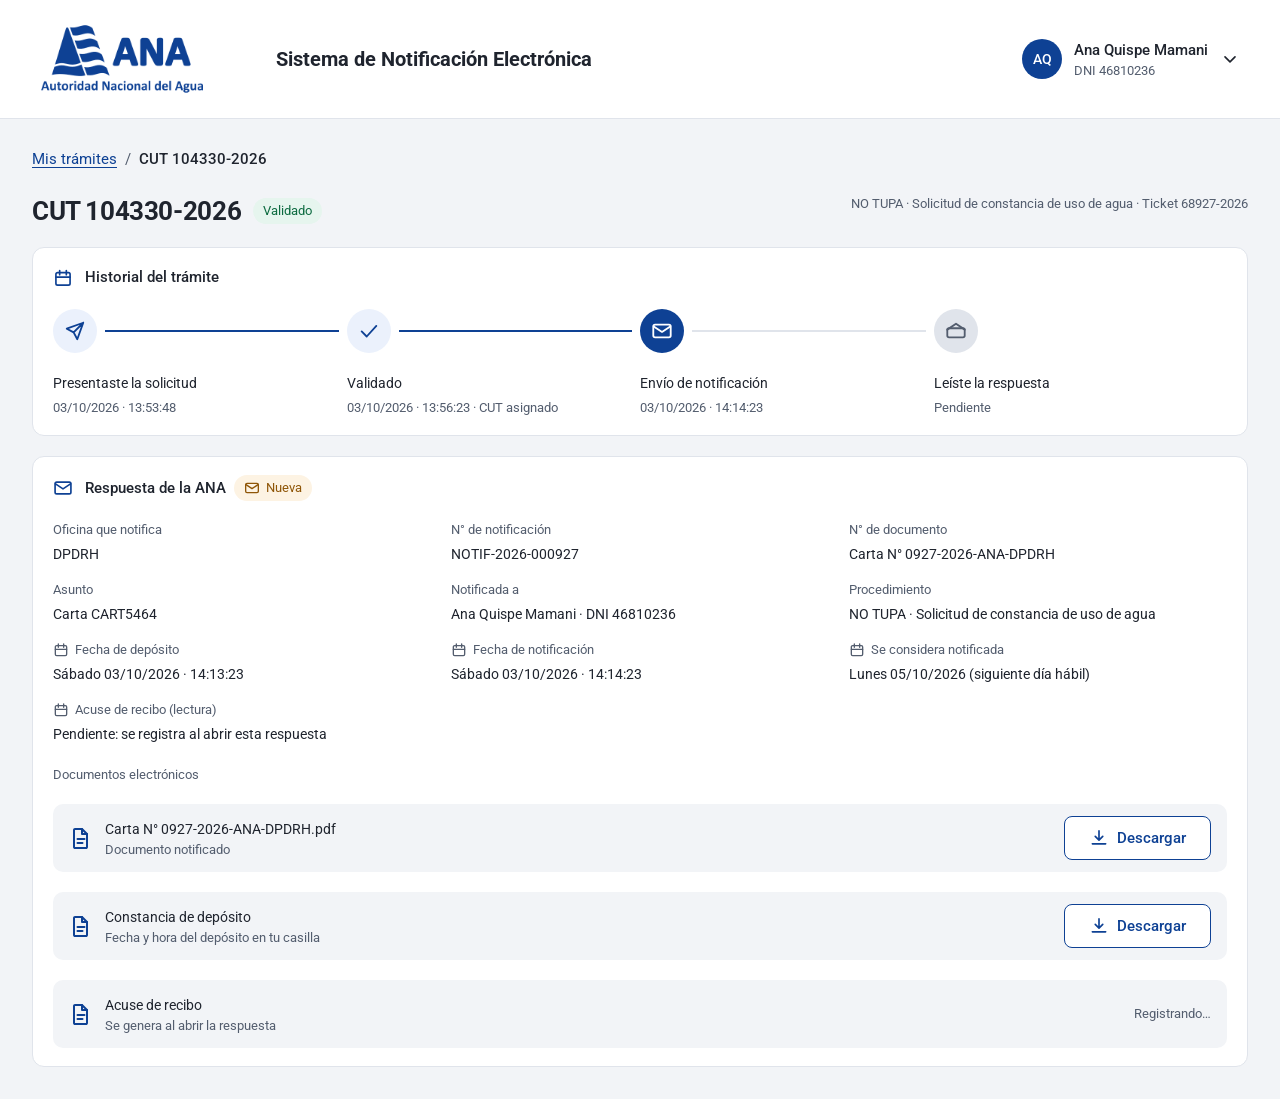
<file: detalle.html>
<!doctype html>
<html lang="es">
<head>
  <meta charset="utf-8">
  <meta name="viewport" content="width=device-width, initial-scale=1, viewport-fit=cover">
  <title>Detalle del trámite · Casilla Electrónica · ANA</title>
  <link rel="preconnect" href="https://fonts.googleapis.com">
  <link rel="preconnect" href="https://fonts.gstatic.com" crossorigin>
  <link rel="stylesheet" href="https://fonts.googleapis.com/css2?family=Roboto+Mono:wght@400;500&amp;family=Roboto:wght@400;500;700&amp;display=swap">
  <link rel="stylesheet" href="ana.css">
  <script src="app.js" defer></script>
</head>
<body data-pagina="detalle">
  <!-- Íconos: van dentro de la página para que funcionen sin pedir archivos aparte -->
<svg class="sprite" xmlns="http://www.w3.org/2000/svg" aria-hidden="true" focusable="false">
<!-- Del sistema de diseño ANA (Figma · Iconografía) -->
<symbol id="calendario" viewBox="0 0 24 24"><g transform="scale(1.2)"><path d="M15.4166 4.58301H4.58329C3.66282 4.58301 2.91663 5.3292 2.91663 6.24967V15.4163C2.91663 16.3368 3.66282 17.083 4.58329 17.083H15.4166C16.3371 17.083 17.0833 16.3368 17.0833 15.4163V6.24967C17.0833 5.3292 16.3371 4.58301 15.4166 4.58301Z" stroke="currentColor" stroke-width="1.66667" stroke-linecap="round" stroke-linejoin="round"/><path d="M6.66663 2.5V6.66667M13.3333 2.5V6.66667M2.91663 9.16667H17.0833" stroke="currentColor" stroke-width="1.66667" stroke-linecap="round" stroke-linejoin="round"/></g></symbol>
<symbol id="enviar" viewBox="0 0 24 24"><g transform="scale(1.0909)"><path d="M19.25 2.75L9.625 12.375M9.625 12.375L2.75 8.70833L19.25 2.75L13.2917 19.25L9.625 12.375Z" stroke="currentColor" stroke-width="1.83333" stroke-linecap="round" stroke-linejoin="round"/></g></symbol>
<symbol id="expediente" viewBox="0 0 24 24"><g transform="scale(1.2)"><path d="M2.91663 6.24967C2.91663 5.80765 3.09222 5.38372 3.40478 5.07116C3.71734 4.7586 4.14127 4.58301 4.58329 4.58301H7.24996L8.91663 6.66634H15.4166C15.8587 6.66634 16.2826 6.84194 16.5951 7.1545C16.9077 7.46706 17.0833 7.89098 17.0833 8.33301V14.9997C17.0833 15.4417 16.9077 15.8656 16.5951 16.1782C16.2826 16.4907 15.8587 16.6663 15.4166 16.6663H4.58329C4.14127 16.6663 3.71734 16.4907 3.40478 16.1782C3.09222 15.8656 2.91663 15.4417 2.91663 14.9997V6.24967Z" stroke="currentColor" stroke-width="1.66667" stroke-linecap="round" stroke-linejoin="round"/></g></symbol>
<symbol id="tramites" viewBox="0 0 24 24"><path d="M6 3H13L18 8V21C18 21.2652 17.8946 21.5196 17.7071 21.7071C17.5196 21.8946 17.2652 22 17 22H6C5.73478 22 5.48043 21.8946 5.29289 21.7071C5.10536 21.5196 5 21.2652 5 21V4C5 3.73478 5.10536 3.48043 5.29289 3.29289C5.48043 3.10536 5.73478 3 6 3Z" stroke="currentColor" stroke-width="2" stroke-linecap="round" stroke-linejoin="round"/><path d="M13 3V8H18M8.5 13H15.5M8.5 17H13.5" stroke="currentColor" stroke-width="2" stroke-linecap="round" stroke-linejoin="round"/></symbol>
<symbol id="buscar" viewBox="0 0 24 24"><path d="M10.5 17C14.0899 17 17 14.0899 17 10.5C17 6.91015 14.0899 4 10.5 4C6.91015 4 4 6.91015 4 10.5C4 14.0899 6.91015 17 10.5 17Z" stroke="currentColor" stroke-width="2" stroke-linecap="round" stroke-linejoin="round"/><path d="M15.4 15.4L21 21" stroke="currentColor" stroke-width="2" stroke-linecap="round" stroke-linejoin="round"/></symbol>
<symbol id="usuario" viewBox="0 0 24 24"><path d="M12 12.5C14.2091 12.5 16 10.7091 16 8.5C16 6.29086 14.2091 4.5 12 4.5C9.79086 4.5 8 6.29086 8 8.5C8 10.7091 9.79086 12.5 12 12.5Z" stroke="currentColor" stroke-width="2" stroke-linecap="round" stroke-linejoin="round"/><path d="M4.5 20C4.5 16.4 7.9 14 12 14C16.1 14 19.5 16.4 19.5 20" stroke="currentColor" stroke-width="2" stroke-linecap="round" stroke-linejoin="round"/></symbol>
<symbol id="ayuda" viewBox="0 0 24 24"><path d="M12 21C16.9706 21 21 16.9706 21 12C21 7.02944 16.9706 3 12 3C7.02944 3 3 7.02944 3 12C3 16.9706 7.02944 21 12 21Z" stroke="currentColor" stroke-width="2" stroke-linecap="round" stroke-linejoin="round"/><path d="M9.5 9.3C9.5 7.9 10.6 6.9 12 6.9C13.4 6.9 14.5 7.9 14.5 9.2C14.5 11.1 12 11.1 12 13" stroke="currentColor" stroke-width="2" stroke-linecap="round" stroke-linejoin="round"/><path d="M12 18C12.6627 18 13.2 17.4627 13.2 16.8C13.2 16.1373 12.6627 15.6 12 15.6C11.3372 15.6 10.8 16.1373 10.8 16.8C10.8 17.4627 11.3372 18 12 18Z" fill="currentColor"/></symbol>
<symbol id="check" viewBox="0 0 24 24"><path d="M4 12.5L9.5 18L20 6.5" stroke="currentColor" stroke-width="2" stroke-linecap="round" stroke-linejoin="round"/></symbol>
<symbol id="alerta" viewBox="0 0 24 24"><path d="M12 3.6L22 20.4H2L12 3.6Z" stroke="currentColor" stroke-width="2" stroke-linecap="round" stroke-linejoin="round"/><path d="M12 9.8V13.8" stroke="currentColor" stroke-width="2" stroke-linecap="round" stroke-linejoin="round"/><path d="M12 18.2C12.6627 18.2 13.2 17.6627 13.2 17C13.2 16.3373 12.6627 15.8 12 15.8C11.3372 15.8 10.8 16.3373 10.8 17C10.8 17.6627 11.3372 18.2 12 18.2Z" fill="currentColor"/></symbol>
<symbol id="error" viewBox="0 0 24 24"><path d="M12 21C16.9706 21 21 16.9706 21 12C21 7.02944 16.9706 3 12 3C7.02944 3 3 7.02944 3 12C3 16.9706 7.02944 21 12 21Z" stroke="currentColor" stroke-width="2" stroke-linecap="round" stroke-linejoin="round"/><path d="M12 7.5V12.5" stroke="currentColor" stroke-width="2" stroke-linecap="round" stroke-linejoin="round"/><path d="M12 17.5C12.6627 17.5 13.2 16.9627 13.2 16.3C13.2 15.6373 12.6627 15.1 12 15.1C11.3372 15.1 10.8 15.6373 10.8 16.3C10.8 16.9627 11.3372 17.5 12 17.5Z" fill="currentColor"/></symbol>
<symbol id="info" viewBox="0 0 24 24"><path d="M12 21C16.9706 21 21 16.9706 21 12C21 7.02944 16.9706 3 12 3C7.02944 3 3 7.02944 3 12C3 16.9706 7.02944 21 12 21Z" stroke="currentColor" stroke-width="2" stroke-linecap="round" stroke-linejoin="round"/><path d="M12 16.5V11.5" stroke="currentColor" stroke-width="2" stroke-linecap="round" stroke-linejoin="round"/><path d="M12 9.2C12.6627 9.2 13.2 8.66274 13.2 8C13.2 7.33726 12.6627 6.8 12 6.8C11.3373 6.8 10.8 7.33726 10.8 8C10.8 8.66274 11.3373 9.2 12 9.2Z" fill="currentColor"/></symbol>
<symbol id="chevron-abajo" viewBox="0 0 24 24"><path d="M6 9.5L12 15.5L18 9.5" stroke="currentColor" stroke-width="2" stroke-linecap="round" stroke-linejoin="round"/></symbol>
<symbol id="chevron-derecha" viewBox="0 0 24 24"><path d="M9.5 6L15.5 12L9.5 18" stroke="currentColor" stroke-width="2" stroke-linecap="round" stroke-linejoin="round"/></symbol>
<symbol id="cerrar" viewBox="0 0 24 24"><path d="M6 6L18 18M18 6L6 18" stroke="currentColor" stroke-width="2" stroke-linecap="round" stroke-linejoin="round"/></symbol>
<symbol id="clip" viewBox="0 0 24 24"><path d="M20.5 11.5L12 20C11.0718 20.9283 9.81276 21.4497 8.50001 21.4497C7.18725 21.4497 5.92827 20.9283 5.00001 20C4.07175 19.0717 3.55026 17.8128 3.55026 16.5C3.55026 15.1872 4.07175 13.9283 5.00001 13L13 5C13.6631 4.33695 14.5623 3.96446 15.5 3.96446C16.4377 3.96446 17.337 4.33695 18 5C18.6631 5.66304 19.0355 6.56231 19.0355 7.5C19.0355 8.43768 18.6631 9.33695 18 10L10 18C9.60218 18.3978 9.06262 18.6213 8.50001 18.6213C7.9374 18.6213 7.39783 18.3978 7.00001 18C6.60219 17.6022 6.37869 17.0626 6.37869 16.5C6.37869 15.9374 6.60219 15.3978 7.00001 15L14.5 7.5" stroke="currentColor" stroke-width="2" stroke-linecap="round" stroke-linejoin="round"/></symbol>
<symbol id="descargar" viewBox="0 0 24 24"><path d="M12 3.5V14.5M16.5 10L12 14.5L7.5 10M4 19H20" stroke="currentColor" stroke-width="2" stroke-linecap="round" stroke-linejoin="round"/></symbol>
<symbol id="subir" viewBox="0 0 24 24"><path d="M12 16V4.5M16.5 9L12 4.5L7.5 9M4 19H20" stroke="currentColor" stroke-width="2" stroke-linecap="round" stroke-linejoin="round"/></symbol>
<symbol id="reloj" viewBox="0 0 24 24"><path d="M12 21C16.9706 21 21 16.9706 21 12C21 7.02944 16.9706 3 12 3C7.02944 3 3 7.02944 3 12C3 16.9706 7.02944 21 12 21Z" stroke="currentColor" stroke-width="2" stroke-linecap="round" stroke-linejoin="round"/><path d="M12 7.5V12.5L15.5 14.5" stroke="currentColor" stroke-width="2" stroke-linecap="round" stroke-linejoin="round"/></symbol>
<symbol id="salir" viewBox="0 0 24 24"><path d="M14.5 4.5H18C18.3978 4.5 18.7794 4.65804 19.0607 4.93934C19.342 5.22064 19.5 5.60218 19.5 6V18C19.5 18.3978 19.342 18.7794 19.0607 19.0607C18.7794 19.342 18.3978 19.5 18 19.5H14.5M10 16L6 12L10 8M6 12H14" stroke="currentColor" stroke-width="2" stroke-linecap="round" stroke-linejoin="round"/></symbol>
<symbol id="filtro" viewBox="0 0 24 24"><path d="M3 6H21L14 14V20L10 22V14L3 6Z" stroke="currentColor" stroke-width="2" stroke-linecap="round" stroke-linejoin="round"/></symbol>
<symbol id="agregar" viewBox="0 0 24 24"><path d="M12 5V19M5 12H19" stroke="currentColor" stroke-width="2" stroke-linecap="round" stroke-linejoin="round"/></symbol>
<symbol id="archivo" viewBox="0 0 24 24"><path d="M13 3H7C6.60218 3 6.22064 3.15804 5.93934 3.43934C5.65804 3.72064 5.5 4.10218 5.5 4.5V19.5C5.5 19.8978 5.65804 20.2794 5.93934 20.5607C6.22064 20.842 6.60218 21 7 21H17C17.3978 21 17.7794 20.842 18.0607 20.5607C18.342 20.2794 18.5 19.8978 18.5 19.5V8.5L13 3Z" stroke="currentColor" stroke-width="2" stroke-linecap="round" stroke-linejoin="round"/><path d="M13 3V8.5H18.5" stroke="currentColor" stroke-width="2" stroke-linecap="round" stroke-linejoin="round"/></symbol>
<symbol id="ojo" viewBox="0 0 24 24"><path d="M2 12C2 12 5.6 5 12 5C18.4 5 22 12 22 12C22 12 18.4 19 12 19C5.6 19 2 12 2 12Z" stroke="currentColor" stroke-width="2" stroke-linecap="round" stroke-linejoin="round"/><path d="M12 15C13.6569 15 15 13.6569 15 12C15 10.3431 13.6569 9 12 9C10.3431 9 9 10.3431 9 12C9 13.6569 10.3431 15 12 15Z" stroke="currentColor" stroke-width="2" stroke-linecap="round" stroke-linejoin="round"/></symbol>
<symbol id="mas-acciones" viewBox="0 0 24 24"><path d="M12 6.5C12.8284 6.5 13.5 5.82843 13.5 5C13.5 4.17157 12.8284 3.5 12 3.5C11.1716 3.5 10.5 4.17157 10.5 5C10.5 5.82843 11.1716 6.5 12 6.5Z" stroke="currentColor" stroke-width="2" stroke-linecap="round" stroke-linejoin="round"/><path d="M12 13.5C12.8284 13.5 13.5 12.8284 13.5 12C13.5 11.1716 12.8284 10.5 12 10.5C11.1716 10.5 10.5 11.1716 10.5 12C10.5 12.8284 11.1716 13.5 12 13.5Z" stroke="currentColor" stroke-width="2" stroke-linecap="round" stroke-linejoin="round"/><path d="M12 20.5C12.8284 20.5 13.5 19.8284 13.5 19C13.5 18.1716 12.8284 17.5 12 17.5C11.1716 17.5 10.5 18.1716 10.5 19C10.5 19.8284 11.1716 20.5 12 20.5Z" stroke="currentColor" stroke-width="2" stroke-linecap="round" stroke-linejoin="round"/></symbol>
<symbol id="sobre" viewBox="0 0 24 24"><path d="M19.5 5H4.5C3.39543 5 2.5 5.89543 2.5 7V17C2.5 18.1046 3.39543 19 4.5 19H19.5C20.6046 19 21.5 18.1046 21.5 17V7C21.5 5.89543 20.6046 5 19.5 5Z" stroke="currentColor" stroke-width="2" stroke-linecap="round" stroke-linejoin="round"/><path d="M3 7L12 13L21 7" stroke="currentColor" stroke-width="2" stroke-linecap="round" stroke-linejoin="round"/></symbol>
<symbol id="sobre-abierto" viewBox="0 0 24 24"><path d="M19.5 9H4.5C3.39543 9 2.5 9.89543 2.5 11V17C2.5 18.1046 3.39543 19 4.5 19H19.5C20.6046 19 21.5 18.1046 21.5 17V11C21.5 9.89543 20.6046 9 19.5 9Z" stroke="currentColor" stroke-width="2" stroke-linecap="round" stroke-linejoin="round"/><path d="M2.5 10.5L12 4L21.5 10.5" stroke="currentColor" stroke-width="2" stroke-linecap="round" stroke-linejoin="round"/></symbol>
<symbol id="orden" viewBox="0 0 24 24"><path d="M14.959 9.5H9.04102L12 5.80078L14.959 9.5Z" fill="currentColor" stroke="currentColor"/><path d="M14.959 14.5L12 18.1992L9.04102 14.5H14.959Z" fill="currentColor" stroke="currentColor"/></symbol>
<symbol id="orden-desc" viewBox="0 0 24 24"><path d="M15.584 9.5L12 15.0742L8.41602 9.5H15.584Z" fill="currentColor" stroke="currentColor"/></symbol>
<symbol id="orden-asc" viewBox="0 0 24 24"><path d="M15.584 14.5L12 8.9258L8.41602 14.5H15.584Z" fill="currentColor" stroke="currentColor"/></symbol>
<symbol id="telefono" viewBox="0 0 24 24"><path d="M19.8881 14.9201V17.9201C19.8892 18.1986 19.8322 18.4743 19.7206 18.7294C19.6091 18.9846 19.4454 19.2137 19.2402 19.402C19.035 19.5902 18.7927 19.7336 18.5289 19.8228C18.265 19.912 17.9855 19.9452 17.7081 19.9201C14.631 19.5857 11.6751 18.5342 9.07812 16.8501C6.66194 15.3148 4.61345 13.2663 3.07812 10.8501C1.38809 8.2413 0.33636 5.27109 0.00811671 2.1801C-0.0168728 1.90356 0.0159916 1.62486 0.104617 1.36172C0.193243 1.09859 0.335688 0.856786 0.522883 0.651718C0.710078 0.44665 0.937922 0.282806 1.19191 0.170619C1.44589 0.0584315 1.72046 0.000358432 1.99812 9.69523e-05H4.99812C5.48342 -0.00467949 5.95391 0.167176 6.32188 0.48363C6.68985 0.800084 6.93019 1.23954 6.99812 1.7201C7.12474 2.68016 7.35957 3.62282 7.69812 4.5301C7.83266 4.88802 7.86178 5.27701 7.78202 5.65098C7.70227 6.02494 7.51698 6.36821 7.24812 6.6401L5.97812 7.9101C7.40167 10.4136 9.47457 12.4865 11.9781 13.9101L13.2481 12.6401C13.52 12.3712 13.8633 12.1859 14.2372 12.1062C14.6112 12.0264 15.0002 12.0556 15.3581 12.1901C16.2654 12.5286 17.2081 12.7635 18.1681 12.8901C18.6539 12.9586 19.0975 13.2033 19.4146 13.5776C19.7318 13.9519 19.9003 14.4297 19.8881 14.9201Z" transform="translate(2 2)" stroke="currentColor" stroke-width="2" stroke-linecap="round" stroke-linejoin="round"/></symbol>
<symbol id="whatsapp" viewBox="0 0 24 24"><path fill-rule="evenodd" clip-rule="evenodd" d="M7.17 6.14L6.3 7.01V7.17L5.88 7.85L5.91 8.23L5.74 8.41V9.7L5.91 9.89L5.88 10.27L6.05 10.43L6.02 10.69L6.16 10.8L6.45 11.53L6.73 11.79L6.84 12.19L7.12 12.45V12.61L7.41 12.87V13.03L8.37 14.09V14.25L9.77 15.66H9.94L10.31 16.05H10.48L11.16 16.62H11.32L12.26 17.16H12.54L13.24 17.58L13.48 17.55L14.04 17.84H14.46L14.58 17.98H15.56L15.68 17.84L16.5 17.72L17.04 17.3H17.2L17.67 16.83L17.95 16.27L17.93 16.03L18.09 15.84V15.07L17.88 14.86L17.2 14.6L16.95 14.32H16.78L15.28 13.5H15L14.67 13.69V13.85L13.85 14.65V14.79L13.64 15H12.94L12.42 14.6L11.95 14.44L11.72 14.18H11.55L11.3 13.9H11.13L9.84 12.61V12.45L9.45 12.07L9.42 11.88L9.16 11.65L9.02 11.23L8.88 11.11V10.69L9.59 10.01V9.84L9.98 9.35V9.05L9.7 8.65L9.73 8.39L9.56 8.23L9.59 7.97L9.42 7.8L9.45 7.55L9.16 7.15V6.87L9.02 6.75L8.86 6.28H8.7L8.3 6H7.59L7.48 6.14H7.17ZM18.33 4.22L20.44 6.59L21.68 9.47L21.8 10.97L21.96 11.13V12.56L21.8 12.75L21.82 13.66L21.52 14.39L21.54 14.79L20.72 16.69L19.88 17.95L18.02 19.78L16.78 20.6L14.3 21.56L12.66 21.68L12.54 21.82L9.68 21.56L7.99 21L6.66 20.18L2.93 21.14L2.86 20.62L3.14 20.09L3.26 19.15L3.82 17.48L3.4 16.97L2.44 14.91L2.32 13.97L2.16 13.8L2.18 13.15L2.02 12.96V10.73L2.18 10.55L2.3 9.33L2.86 7.8L4.22 5.65L5.79 4.08L7.03 3.26L8.16 2.7L10.76 2.02H13.22L13.34 2.16L14.6 2.3L16.95 3.26L18.33 4.22ZM21.09 4.12L19.8 2.86L17.91 1.5L15.28 0.4L13.12 0H10.85L8.7 0.4L6.07 1.5L4.31 2.72L1.92 5.37L0.96 7.12L0.26 9.21L0 10.92L0.14 13.85L0.82 16.29L1.66 17.88L0.54 21.47L0 23.98L5.95 22.34H6.38L7.99 23.16L9.54 23.58L13.62 23.72L16.92 22.76L19.43 21.23L21.38 19.29L22.48 17.65L23.02 16.57L23.84 13.71L23.98 11.6L23.58 8.79L22.2 5.65L21.09 4.12Z" fill="currentColor"/></symbol>
<symbol id="correo" viewBox="0 0 24 24"><path d="M19 5.5H5C3.89543 5.5 3 6.39543 3 7.5V16.5C3 17.6046 3.89543 18.5 5 18.5H19C20.1046 18.5 21 17.6046 21 16.5V7.5C21 6.39543 20.1046 5.5 19 5.5Z" stroke="currentColor" stroke-width="2" stroke-linecap="round" stroke-linejoin="round"/><path d="M3.5 7L12 13L20.5 7" stroke="currentColor" stroke-width="2" stroke-linecap="round" stroke-linejoin="round"/></symbol>
<symbol id="editar" viewBox="0 0 24 24"><path d="M4 20H8L20 7.99999C20.5016 7.46379 20.7751 6.75364 20.7629 6.01952C20.7507 5.28539 20.4536 4.58476 19.9344 4.06558C19.4152 3.54641 18.7146 3.24933 17.9805 3.23709C17.2463 3.22485 16.5362 3.4984 16 3.99999L4 16V20Z" stroke="currentColor" stroke-width="2" stroke-linecap="round" stroke-linejoin="round"/></symbol>
<!-- PROVISIONALES: no están en el sistema de diseño todavía -->
<symbol id="candado" viewBox="0 0 24 24"><g fill="none" stroke="currentColor" stroke-width="2" stroke-linecap="round" stroke-linejoin="round"><path d="M17 10.5H7C5.89543 10.5 5 11.3954 5 12.5V18.5C5 19.6046 5.89543 20.5 7 20.5H17C18.1046 20.5 19 19.6046 19 18.5V12.5C19 11.3954 18.1046 10.5 17 10.5Z"/><path d="M8.5 10.5V8C8.5 7.07174 8.86875 6.1815 9.52513 5.52513C10.1815 4.86875 11.0717 4.5 12 4.5C12.9283 4.5 13.8185 4.86875 14.4749 5.52513C15.1313 6.1815 15.5 7.07174 15.5 8V10.5"/></g></symbol>
<symbol id="ojo-tachado" viewBox="0 0 24 24"><g fill="none" stroke="currentColor" stroke-width="2" stroke-linecap="round" stroke-linejoin="round"><path d="M3 3l18 18"/><path d="M10.6 5.1A10.6 10.6 0 0 1 12 5c6.4 0 10 7 10 7a17 17 0 0 1-3 3.8M6.4 6.4C3.6 8.2 2 12 2 12s3.6 7 10 7a9.9 9.9 0 0 0 5.6-1.6"/><path d="M9.9 9.9a3 3 0 0 0 4.2 4.2"/></g></symbol>
<symbol id="enlace" viewBox="0 0 24 24"><g fill="none" stroke="currentColor" stroke-width="2" stroke-linecap="round" stroke-linejoin="round"><path d="M10 14a4.5 4.5 0 0 0 6.4 0l3-3a4.5 4.5 0 0 0-6.4-6.4l-1 1"/><path d="M14 10a4.5 4.5 0 0 0-6.4 0l-3 3a4.5 4.5 0 0 0 6.4 6.4l1-1"/></g></symbol>
<symbol id="dnie" viewBox="0 0 24 24"><g fill="none" stroke="currentColor" stroke-width="2" stroke-linecap="round" stroke-linejoin="round"><rect x="2.5" y="5" width="19" height="14" rx="2"/><circle cx="8.5" cy="11" r="2.2"/><path d="M5.5 16c.6-1.6 1.7-2.4 3-2.4s2.4.8 3 2.4"/><path d="M14.5 10h4M14.5 13.5h3"/></g></symbol>
<symbol id="certificado" viewBox="0 0 24 24"><g fill="none" stroke="currentColor" stroke-width="2" stroke-linecap="round" stroke-linejoin="round"><circle cx="12" cy="9" r="5"/><path d="m9 13.3-1.5 7.2L12 18l4.5 2.5-1.5-7.2"/></g></symbol>
<symbol id="rostro" viewBox="0 0 24 24"><g fill="none" stroke="currentColor" stroke-width="2" stroke-linecap="round" stroke-linejoin="round"><path d="M4 8V6a2 2 0 0 1 2-2h2M16 4h2a2 2 0 0 1 2 2v2M20 16v2a2 2 0 0 1-2 2h-2M8 20H6a2 2 0 0 1-2-2v-2"/><path d="M9 10h.01M15 10h.01"/><path d="M9.5 15a3.5 3.5 0 0 0 5 0"/></g></symbol>
<symbol id="copiar" viewBox="0 0 24 24"><g fill="none" stroke="currentColor" stroke-width="2" stroke-linecap="round" stroke-linejoin="round"><rect x="8" y="8" width="12" height="12" rx="2"/><path d="M16 8V6a2 2 0 0 0-2-2H6a2 2 0 0 0-2 2v8a2 2 0 0 0 2 2h2"/></g></symbol>
</svg>
                  <a class="saltar" href="#contenido">Saltar al contenido principal</a>

  <header class="barra-superior">
    <div class="barra-superior__interior">
      <a class="barra-superior__logo" href="bandeja.html">
        <img src="img/logo-ana.png" alt="Autoridad Nacional del Agua, ir a Mis trámites" width="180" height="85">
      </a>
      <p class="barra-superior__servicio">Sistema de Notificación Electrónica</p>
      <div class="usuario">
        <button type="button" class="usuario__boton" aria-haspopup="menu" aria-expanded="false"
                aria-controls="menu-usuario" aria-label="Ana Quispe Mamani, DNI 46810236, menú de tu cuenta">
          <span class="usuario__avatar" aria-hidden="true">AQ</span>
          <span class="usuario__datos" aria-hidden="true">
            <span class="usuario__nombre">Ana Quispe Mamani</span>
            <span class="usuario__doc">DNI 46810236</span>
          </span>
          <svg class="icono" aria-hidden="true" focusable="false"><use href="#chevron-abajo"></use></svg>
        </button>
        <ul class="menu" role="menu" id="menu-usuario" aria-label="Tu cuenta" hidden>
          <li role="none" class="menu__cabecera" aria-hidden="true">
            <span class="usuario__avatar">AQ</span>
            <span><span class="menu__cabecera-nombre usuario__nombre">Ana Quispe Mamani</span><span class="usuario__doc">DNI 46810236</span></span>
          </li>
          <li role="none"><a class="menu__item" role="menuitem" href="perfil.html">
            <svg class="icono" aria-hidden="true" focusable="false"><use href="#usuario"></use></svg>Mi perfil</a></li>
          <li role="none"><a class="menu__item" role="menuitem" href="ayuda.html" data-fuera-de-alcance="Ayuda y preguntas frecuentes no forma parte de este prototipo.">
            <svg class="icono" aria-hidden="true" focusable="false"><use href="#ayuda"></use></svg>Ayuda y preguntas frecuentes</a></li>
          <li role="separator" class="menu__separador"></li>
          <li role="none"><a class="menu__item menu__item--secundario" role="menuitem" href="ingreso.html">
            <svg class="icono" aria-hidden="true" focusable="false"><use href="#salir"></use></svg>Cerrar sesión</a></li>
        </ul>
      </div>
    </div>
  </header>

  <main class="pagina pagina--detalle" id="contenido" tabindex="-1">
    <nav class="migas" aria-label="Estás en">
      <ol>
        <li><a href="bandeja.html">Mis trámites</a></li>
        <li><span aria-current="page" id="migas-actual">Detalle del trámite</span></li>
      </ol>
    </nav>

    <div class="cabecera-detalle">
      <div class="cabecera-detalle__titulo">
        <h1 class="t-h2" id="detalle-titulo" tabindex="-1">Detalle del trámite</h1>
        <span id="detalle-estado"></span>
      </div>
      <p class="cabecera-detalle__sub" id="detalle-sub"></p>
      <div class="cabecera-detalle__acciones" id="detalle-acciones"></div>
    </div>

    <!-- El contenido del detalle se arma con app.js según el estado del trámite -->
    <div class="detalle" id="detalle"></div>
  </main>

  <div class="visualmente-oculto" id="anuncio" role="status" aria-live="polite"></div>
  <aside class="notificacion" id="notificacion" aria-label="Aviso" hidden>
    <svg class="icono" aria-hidden="true" focusable="false"><use href="#info"></use></svg>
    <p class="notificacion__texto"></p>
    <button type="button" class="boton boton--icono" data-cerrar aria-label="Cerrar aviso">
      <svg class="icono" aria-hidden="true" focusable="false"><use href="#cerrar"></use></svg>
    </button>
  </aside>
</body>
</html>
</file>
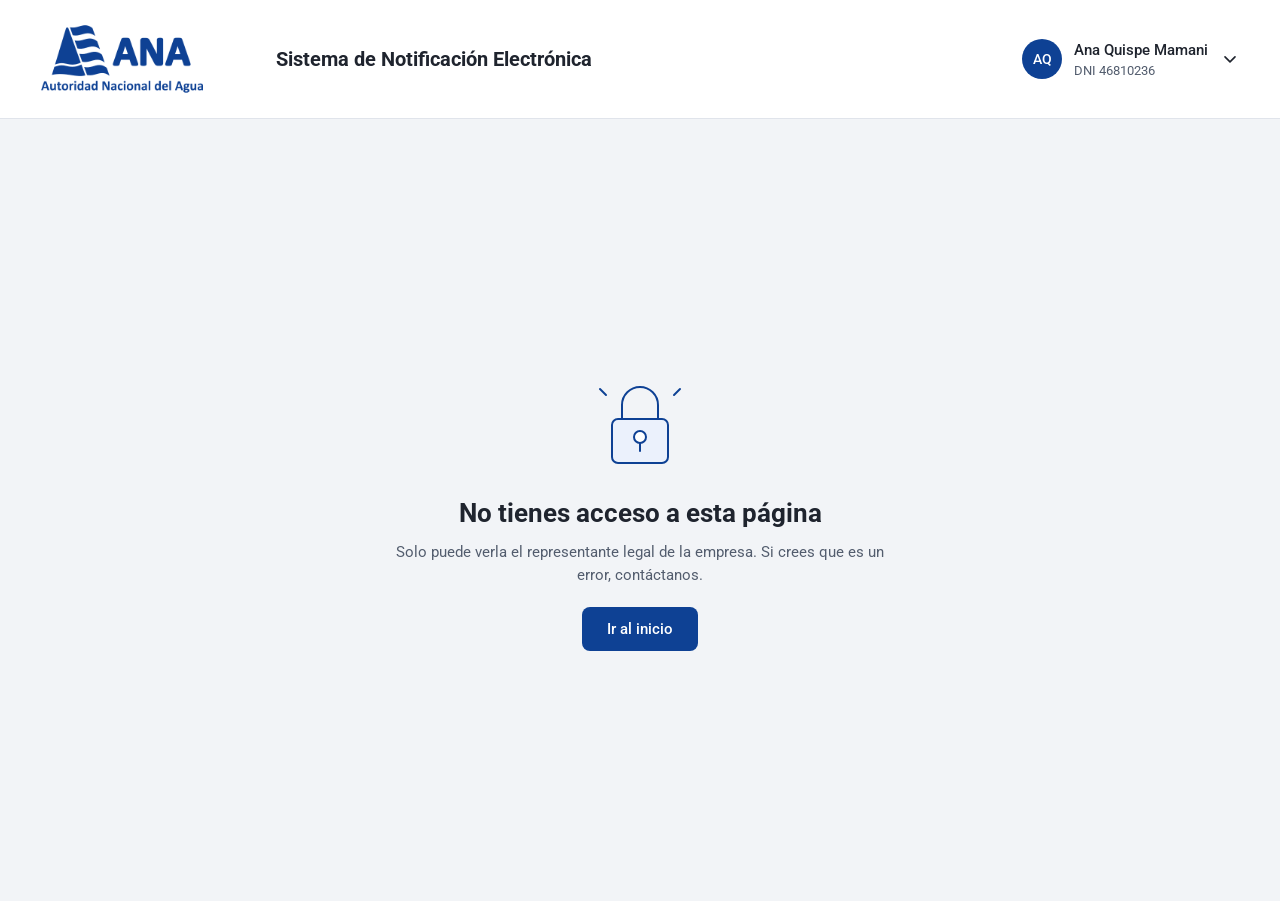
<file: error-403.html>
<!doctype html>
<html lang="es">
<head>
  <meta charset="utf-8">
  <meta name="viewport" content="width=device-width, initial-scale=1, viewport-fit=cover">
  <title>Acceso denegado · Casilla Electrónica · ANA</title>
  <link rel="preconnect" href="https://fonts.googleapis.com">
  <link rel="preconnect" href="https://fonts.gstatic.com" crossorigin>
  <link rel="stylesheet" href="https://fonts.googleapis.com/css2?family=Roboto+Mono:wght@400;500&amp;family=Roboto:wght@400;500;700&amp;display=swap">
  <link rel="stylesheet" href="ana.css">
  <script src="app.js" defer></script>
</head>
<body data-pagina="error">
  <!-- Íconos: van dentro de la página para que funcionen sin pedir archivos aparte -->
<svg class="sprite" xmlns="http://www.w3.org/2000/svg" aria-hidden="true" focusable="false">
<!-- Del sistema de diseño ANA (Figma · Iconografía) -->
<symbol id="calendario" viewBox="0 0 24 24"><g transform="scale(1.2)"><path d="M15.4166 4.58301H4.58329C3.66282 4.58301 2.91663 5.3292 2.91663 6.24967V15.4163C2.91663 16.3368 3.66282 17.083 4.58329 17.083H15.4166C16.3371 17.083 17.0833 16.3368 17.0833 15.4163V6.24967C17.0833 5.3292 16.3371 4.58301 15.4166 4.58301Z" stroke="currentColor" stroke-width="1.66667" stroke-linecap="round" stroke-linejoin="round"/><path d="M6.66663 2.5V6.66667M13.3333 2.5V6.66667M2.91663 9.16667H17.0833" stroke="currentColor" stroke-width="1.66667" stroke-linecap="round" stroke-linejoin="round"/></g></symbol>
<symbol id="enviar" viewBox="0 0 24 24"><g transform="scale(1.0909)"><path d="M19.25 2.75L9.625 12.375M9.625 12.375L2.75 8.70833L19.25 2.75L13.2917 19.25L9.625 12.375Z" stroke="currentColor" stroke-width="1.83333" stroke-linecap="round" stroke-linejoin="round"/></g></symbol>
<symbol id="expediente" viewBox="0 0 24 24"><g transform="scale(1.2)"><path d="M2.91663 6.24967C2.91663 5.80765 3.09222 5.38372 3.40478 5.07116C3.71734 4.7586 4.14127 4.58301 4.58329 4.58301H7.24996L8.91663 6.66634H15.4166C15.8587 6.66634 16.2826 6.84194 16.5951 7.1545C16.9077 7.46706 17.0833 7.89098 17.0833 8.33301V14.9997C17.0833 15.4417 16.9077 15.8656 16.5951 16.1782C16.2826 16.4907 15.8587 16.6663 15.4166 16.6663H4.58329C4.14127 16.6663 3.71734 16.4907 3.40478 16.1782C3.09222 15.8656 2.91663 15.4417 2.91663 14.9997V6.24967Z" stroke="currentColor" stroke-width="1.66667" stroke-linecap="round" stroke-linejoin="round"/></g></symbol>
<symbol id="tramites" viewBox="0 0 24 24"><path d="M6 3H13L18 8V21C18 21.2652 17.8946 21.5196 17.7071 21.7071C17.5196 21.8946 17.2652 22 17 22H6C5.73478 22 5.48043 21.8946 5.29289 21.7071C5.10536 21.5196 5 21.2652 5 21V4C5 3.73478 5.10536 3.48043 5.29289 3.29289C5.48043 3.10536 5.73478 3 6 3Z" stroke="currentColor" stroke-width="2" stroke-linecap="round" stroke-linejoin="round"/><path d="M13 3V8H18M8.5 13H15.5M8.5 17H13.5" stroke="currentColor" stroke-width="2" stroke-linecap="round" stroke-linejoin="round"/></symbol>
<symbol id="buscar" viewBox="0 0 24 24"><path d="M10.5 17C14.0899 17 17 14.0899 17 10.5C17 6.91015 14.0899 4 10.5 4C6.91015 4 4 6.91015 4 10.5C4 14.0899 6.91015 17 10.5 17Z" stroke="currentColor" stroke-width="2" stroke-linecap="round" stroke-linejoin="round"/><path d="M15.4 15.4L21 21" stroke="currentColor" stroke-width="2" stroke-linecap="round" stroke-linejoin="round"/></symbol>
<symbol id="usuario" viewBox="0 0 24 24"><path d="M12 12.5C14.2091 12.5 16 10.7091 16 8.5C16 6.29086 14.2091 4.5 12 4.5C9.79086 4.5 8 6.29086 8 8.5C8 10.7091 9.79086 12.5 12 12.5Z" stroke="currentColor" stroke-width="2" stroke-linecap="round" stroke-linejoin="round"/><path d="M4.5 20C4.5 16.4 7.9 14 12 14C16.1 14 19.5 16.4 19.5 20" stroke="currentColor" stroke-width="2" stroke-linecap="round" stroke-linejoin="round"/></symbol>
<symbol id="ayuda" viewBox="0 0 24 24"><path d="M12 21C16.9706 21 21 16.9706 21 12C21 7.02944 16.9706 3 12 3C7.02944 3 3 7.02944 3 12C3 16.9706 7.02944 21 12 21Z" stroke="currentColor" stroke-width="2" stroke-linecap="round" stroke-linejoin="round"/><path d="M9.5 9.3C9.5 7.9 10.6 6.9 12 6.9C13.4 6.9 14.5 7.9 14.5 9.2C14.5 11.1 12 11.1 12 13" stroke="currentColor" stroke-width="2" stroke-linecap="round" stroke-linejoin="round"/><path d="M12 18C12.6627 18 13.2 17.4627 13.2 16.8C13.2 16.1373 12.6627 15.6 12 15.6C11.3372 15.6 10.8 16.1373 10.8 16.8C10.8 17.4627 11.3372 18 12 18Z" fill="currentColor"/></symbol>
<symbol id="check" viewBox="0 0 24 24"><path d="M4 12.5L9.5 18L20 6.5" stroke="currentColor" stroke-width="2" stroke-linecap="round" stroke-linejoin="round"/></symbol>
<symbol id="alerta" viewBox="0 0 24 24"><path d="M12 3.6L22 20.4H2L12 3.6Z" stroke="currentColor" stroke-width="2" stroke-linecap="round" stroke-linejoin="round"/><path d="M12 9.8V13.8" stroke="currentColor" stroke-width="2" stroke-linecap="round" stroke-linejoin="round"/><path d="M12 18.2C12.6627 18.2 13.2 17.6627 13.2 17C13.2 16.3373 12.6627 15.8 12 15.8C11.3372 15.8 10.8 16.3373 10.8 17C10.8 17.6627 11.3372 18.2 12 18.2Z" fill="currentColor"/></symbol>
<symbol id="error" viewBox="0 0 24 24"><path d="M12 21C16.9706 21 21 16.9706 21 12C21 7.02944 16.9706 3 12 3C7.02944 3 3 7.02944 3 12C3 16.9706 7.02944 21 12 21Z" stroke="currentColor" stroke-width="2" stroke-linecap="round" stroke-linejoin="round"/><path d="M12 7.5V12.5" stroke="currentColor" stroke-width="2" stroke-linecap="round" stroke-linejoin="round"/><path d="M12 17.5C12.6627 17.5 13.2 16.9627 13.2 16.3C13.2 15.6373 12.6627 15.1 12 15.1C11.3372 15.1 10.8 15.6373 10.8 16.3C10.8 16.9627 11.3372 17.5 12 17.5Z" fill="currentColor"/></symbol>
<symbol id="info" viewBox="0 0 24 24"><path d="M12 21C16.9706 21 21 16.9706 21 12C21 7.02944 16.9706 3 12 3C7.02944 3 3 7.02944 3 12C3 16.9706 7.02944 21 12 21Z" stroke="currentColor" stroke-width="2" stroke-linecap="round" stroke-linejoin="round"/><path d="M12 16.5V11.5" stroke="currentColor" stroke-width="2" stroke-linecap="round" stroke-linejoin="round"/><path d="M12 9.2C12.6627 9.2 13.2 8.66274 13.2 8C13.2 7.33726 12.6627 6.8 12 6.8C11.3373 6.8 10.8 7.33726 10.8 8C10.8 8.66274 11.3373 9.2 12 9.2Z" fill="currentColor"/></symbol>
<symbol id="chevron-abajo" viewBox="0 0 24 24"><path d="M6 9.5L12 15.5L18 9.5" stroke="currentColor" stroke-width="2" stroke-linecap="round" stroke-linejoin="round"/></symbol>
<symbol id="chevron-derecha" viewBox="0 0 24 24"><path d="M9.5 6L15.5 12L9.5 18" stroke="currentColor" stroke-width="2" stroke-linecap="round" stroke-linejoin="round"/></symbol>
<symbol id="cerrar" viewBox="0 0 24 24"><path d="M6 6L18 18M18 6L6 18" stroke="currentColor" stroke-width="2" stroke-linecap="round" stroke-linejoin="round"/></symbol>
<symbol id="clip" viewBox="0 0 24 24"><path d="M20.5 11.5L12 20C11.0718 20.9283 9.81276 21.4497 8.50001 21.4497C7.18725 21.4497 5.92827 20.9283 5.00001 20C4.07175 19.0717 3.55026 17.8128 3.55026 16.5C3.55026 15.1872 4.07175 13.9283 5.00001 13L13 5C13.6631 4.33695 14.5623 3.96446 15.5 3.96446C16.4377 3.96446 17.337 4.33695 18 5C18.6631 5.66304 19.0355 6.56231 19.0355 7.5C19.0355 8.43768 18.6631 9.33695 18 10L10 18C9.60218 18.3978 9.06262 18.6213 8.50001 18.6213C7.9374 18.6213 7.39783 18.3978 7.00001 18C6.60219 17.6022 6.37869 17.0626 6.37869 16.5C6.37869 15.9374 6.60219 15.3978 7.00001 15L14.5 7.5" stroke="currentColor" stroke-width="2" stroke-linecap="round" stroke-linejoin="round"/></symbol>
<symbol id="descargar" viewBox="0 0 24 24"><path d="M12 3.5V14.5M16.5 10L12 14.5L7.5 10M4 19H20" stroke="currentColor" stroke-width="2" stroke-linecap="round" stroke-linejoin="round"/></symbol>
<symbol id="subir" viewBox="0 0 24 24"><path d="M12 16V4.5M16.5 9L12 4.5L7.5 9M4 19H20" stroke="currentColor" stroke-width="2" stroke-linecap="round" stroke-linejoin="round"/></symbol>
<symbol id="reloj" viewBox="0 0 24 24"><path d="M12 21C16.9706 21 21 16.9706 21 12C21 7.02944 16.9706 3 12 3C7.02944 3 3 7.02944 3 12C3 16.9706 7.02944 21 12 21Z" stroke="currentColor" stroke-width="2" stroke-linecap="round" stroke-linejoin="round"/><path d="M12 7.5V12.5L15.5 14.5" stroke="currentColor" stroke-width="2" stroke-linecap="round" stroke-linejoin="round"/></symbol>
<symbol id="salir" viewBox="0 0 24 24"><path d="M14.5 4.5H18C18.3978 4.5 18.7794 4.65804 19.0607 4.93934C19.342 5.22064 19.5 5.60218 19.5 6V18C19.5 18.3978 19.342 18.7794 19.0607 19.0607C18.7794 19.342 18.3978 19.5 18 19.5H14.5M10 16L6 12L10 8M6 12H14" stroke="currentColor" stroke-width="2" stroke-linecap="round" stroke-linejoin="round"/></symbol>
<symbol id="filtro" viewBox="0 0 24 24"><path d="M3 6H21L14 14V20L10 22V14L3 6Z" stroke="currentColor" stroke-width="2" stroke-linecap="round" stroke-linejoin="round"/></symbol>
<symbol id="agregar" viewBox="0 0 24 24"><path d="M12 5V19M5 12H19" stroke="currentColor" stroke-width="2" stroke-linecap="round" stroke-linejoin="round"/></symbol>
<symbol id="archivo" viewBox="0 0 24 24"><path d="M13 3H7C6.60218 3 6.22064 3.15804 5.93934 3.43934C5.65804 3.72064 5.5 4.10218 5.5 4.5V19.5C5.5 19.8978 5.65804 20.2794 5.93934 20.5607C6.22064 20.842 6.60218 21 7 21H17C17.3978 21 17.7794 20.842 18.0607 20.5607C18.342 20.2794 18.5 19.8978 18.5 19.5V8.5L13 3Z" stroke="currentColor" stroke-width="2" stroke-linecap="round" stroke-linejoin="round"/><path d="M13 3V8.5H18.5" stroke="currentColor" stroke-width="2" stroke-linecap="round" stroke-linejoin="round"/></symbol>
<symbol id="ojo" viewBox="0 0 24 24"><path d="M2 12C2 12 5.6 5 12 5C18.4 5 22 12 22 12C22 12 18.4 19 12 19C5.6 19 2 12 2 12Z" stroke="currentColor" stroke-width="2" stroke-linecap="round" stroke-linejoin="round"/><path d="M12 15C13.6569 15 15 13.6569 15 12C15 10.3431 13.6569 9 12 9C10.3431 9 9 10.3431 9 12C9 13.6569 10.3431 15 12 15Z" stroke="currentColor" stroke-width="2" stroke-linecap="round" stroke-linejoin="round"/></symbol>
<symbol id="mas-acciones" viewBox="0 0 24 24"><path d="M12 6.5C12.8284 6.5 13.5 5.82843 13.5 5C13.5 4.17157 12.8284 3.5 12 3.5C11.1716 3.5 10.5 4.17157 10.5 5C10.5 5.82843 11.1716 6.5 12 6.5Z" stroke="currentColor" stroke-width="2" stroke-linecap="round" stroke-linejoin="round"/><path d="M12 13.5C12.8284 13.5 13.5 12.8284 13.5 12C13.5 11.1716 12.8284 10.5 12 10.5C11.1716 10.5 10.5 11.1716 10.5 12C10.5 12.8284 11.1716 13.5 12 13.5Z" stroke="currentColor" stroke-width="2" stroke-linecap="round" stroke-linejoin="round"/><path d="M12 20.5C12.8284 20.5 13.5 19.8284 13.5 19C13.5 18.1716 12.8284 17.5 12 17.5C11.1716 17.5 10.5 18.1716 10.5 19C10.5 19.8284 11.1716 20.5 12 20.5Z" stroke="currentColor" stroke-width="2" stroke-linecap="round" stroke-linejoin="round"/></symbol>
<symbol id="sobre" viewBox="0 0 24 24"><path d="M19.5 5H4.5C3.39543 5 2.5 5.89543 2.5 7V17C2.5 18.1046 3.39543 19 4.5 19H19.5C20.6046 19 21.5 18.1046 21.5 17V7C21.5 5.89543 20.6046 5 19.5 5Z" stroke="currentColor" stroke-width="2" stroke-linecap="round" stroke-linejoin="round"/><path d="M3 7L12 13L21 7" stroke="currentColor" stroke-width="2" stroke-linecap="round" stroke-linejoin="round"/></symbol>
<symbol id="sobre-abierto" viewBox="0 0 24 24"><path d="M19.5 9H4.5C3.39543 9 2.5 9.89543 2.5 11V17C2.5 18.1046 3.39543 19 4.5 19H19.5C20.6046 19 21.5 18.1046 21.5 17V11C21.5 9.89543 20.6046 9 19.5 9Z" stroke="currentColor" stroke-width="2" stroke-linecap="round" stroke-linejoin="round"/><path d="M2.5 10.5L12 4L21.5 10.5" stroke="currentColor" stroke-width="2" stroke-linecap="round" stroke-linejoin="round"/></symbol>
<symbol id="orden" viewBox="0 0 24 24"><path d="M14.959 9.5H9.04102L12 5.80078L14.959 9.5Z" fill="currentColor" stroke="currentColor"/><path d="M14.959 14.5L12 18.1992L9.04102 14.5H14.959Z" fill="currentColor" stroke="currentColor"/></symbol>
<symbol id="orden-desc" viewBox="0 0 24 24"><path d="M15.584 9.5L12 15.0742L8.41602 9.5H15.584Z" fill="currentColor" stroke="currentColor"/></symbol>
<symbol id="orden-asc" viewBox="0 0 24 24"><path d="M15.584 14.5L12 8.9258L8.41602 14.5H15.584Z" fill="currentColor" stroke="currentColor"/></symbol>
<symbol id="telefono" viewBox="0 0 24 24"><path d="M19.8881 14.9201V17.9201C19.8892 18.1986 19.8322 18.4743 19.7206 18.7294C19.6091 18.9846 19.4454 19.2137 19.2402 19.402C19.035 19.5902 18.7927 19.7336 18.5289 19.8228C18.265 19.912 17.9855 19.9452 17.7081 19.9201C14.631 19.5857 11.6751 18.5342 9.07812 16.8501C6.66194 15.3148 4.61345 13.2663 3.07812 10.8501C1.38809 8.2413 0.33636 5.27109 0.00811671 2.1801C-0.0168728 1.90356 0.0159916 1.62486 0.104617 1.36172C0.193243 1.09859 0.335688 0.856786 0.522883 0.651718C0.710078 0.44665 0.937922 0.282806 1.19191 0.170619C1.44589 0.0584315 1.72046 0.000358432 1.99812 9.69523e-05H4.99812C5.48342 -0.00467949 5.95391 0.167176 6.32188 0.48363C6.68985 0.800084 6.93019 1.23954 6.99812 1.7201C7.12474 2.68016 7.35957 3.62282 7.69812 4.5301C7.83266 4.88802 7.86178 5.27701 7.78202 5.65098C7.70227 6.02494 7.51698 6.36821 7.24812 6.6401L5.97812 7.9101C7.40167 10.4136 9.47457 12.4865 11.9781 13.9101L13.2481 12.6401C13.52 12.3712 13.8633 12.1859 14.2372 12.1062C14.6112 12.0264 15.0002 12.0556 15.3581 12.1901C16.2654 12.5286 17.2081 12.7635 18.1681 12.8901C18.6539 12.9586 19.0975 13.2033 19.4146 13.5776C19.7318 13.9519 19.9003 14.4297 19.8881 14.9201Z" transform="translate(2 2)" stroke="currentColor" stroke-width="2" stroke-linecap="round" stroke-linejoin="round"/></symbol>
<symbol id="whatsapp" viewBox="0 0 24 24"><path fill-rule="evenodd" clip-rule="evenodd" d="M7.17 6.14L6.3 7.01V7.17L5.88 7.85L5.91 8.23L5.74 8.41V9.7L5.91 9.89L5.88 10.27L6.05 10.43L6.02 10.69L6.16 10.8L6.45 11.53L6.73 11.79L6.84 12.19L7.12 12.45V12.61L7.41 12.87V13.03L8.37 14.09V14.25L9.77 15.66H9.94L10.31 16.05H10.48L11.16 16.62H11.32L12.26 17.16H12.54L13.24 17.58L13.48 17.55L14.04 17.84H14.46L14.58 17.98H15.56L15.68 17.84L16.5 17.72L17.04 17.3H17.2L17.67 16.83L17.95 16.27L17.93 16.03L18.09 15.84V15.07L17.88 14.86L17.2 14.6L16.95 14.32H16.78L15.28 13.5H15L14.67 13.69V13.85L13.85 14.65V14.79L13.64 15H12.94L12.42 14.6L11.95 14.44L11.72 14.18H11.55L11.3 13.9H11.13L9.84 12.61V12.45L9.45 12.07L9.42 11.88L9.16 11.65L9.02 11.23L8.88 11.11V10.69L9.59 10.01V9.84L9.98 9.35V9.05L9.7 8.65L9.73 8.39L9.56 8.23L9.59 7.97L9.42 7.8L9.45 7.55L9.16 7.15V6.87L9.02 6.75L8.86 6.28H8.7L8.3 6H7.59L7.48 6.14H7.17ZM18.33 4.22L20.44 6.59L21.68 9.47L21.8 10.97L21.96 11.13V12.56L21.8 12.75L21.82 13.66L21.52 14.39L21.54 14.79L20.72 16.69L19.88 17.95L18.02 19.78L16.78 20.6L14.3 21.56L12.66 21.68L12.54 21.82L9.68 21.56L7.99 21L6.66 20.18L2.93 21.14L2.86 20.62L3.14 20.09L3.26 19.15L3.82 17.48L3.4 16.97L2.44 14.91L2.32 13.97L2.16 13.8L2.18 13.15L2.02 12.96V10.73L2.18 10.55L2.3 9.33L2.86 7.8L4.22 5.65L5.79 4.08L7.03 3.26L8.16 2.7L10.76 2.02H13.22L13.34 2.16L14.6 2.3L16.95 3.26L18.33 4.22ZM21.09 4.12L19.8 2.86L17.91 1.5L15.28 0.4L13.12 0H10.85L8.7 0.4L6.07 1.5L4.31 2.72L1.92 5.37L0.96 7.12L0.26 9.21L0 10.92L0.14 13.85L0.82 16.29L1.66 17.88L0.54 21.47L0 23.98L5.95 22.34H6.38L7.99 23.16L9.54 23.58L13.62 23.72L16.92 22.76L19.43 21.23L21.38 19.29L22.48 17.65L23.02 16.57L23.84 13.71L23.98 11.6L23.58 8.79L22.2 5.65L21.09 4.12Z" fill="currentColor"/></symbol>
<symbol id="correo" viewBox="0 0 24 24"><path d="M19 5.5H5C3.89543 5.5 3 6.39543 3 7.5V16.5C3 17.6046 3.89543 18.5 5 18.5H19C20.1046 18.5 21 17.6046 21 16.5V7.5C21 6.39543 20.1046 5.5 19 5.5Z" stroke="currentColor" stroke-width="2" stroke-linecap="round" stroke-linejoin="round"/><path d="M3.5 7L12 13L20.5 7" stroke="currentColor" stroke-width="2" stroke-linecap="round" stroke-linejoin="round"/></symbol>
<symbol id="editar" viewBox="0 0 24 24"><path d="M4 20H8L20 7.99999C20.5016 7.46379 20.7751 6.75364 20.7629 6.01952C20.7507 5.28539 20.4536 4.58476 19.9344 4.06558C19.4152 3.54641 18.7146 3.24933 17.9805 3.23709C17.2463 3.22485 16.5362 3.4984 16 3.99999L4 16V20Z" stroke="currentColor" stroke-width="2" stroke-linecap="round" stroke-linejoin="round"/></symbol>
<!-- PROVISIONALES: no están en el sistema de diseño todavía -->
<symbol id="candado" viewBox="0 0 24 24"><g fill="none" stroke="currentColor" stroke-width="2" stroke-linecap="round" stroke-linejoin="round"><path d="M17 10.5H7C5.89543 10.5 5 11.3954 5 12.5V18.5C5 19.6046 5.89543 20.5 7 20.5H17C18.1046 20.5 19 19.6046 19 18.5V12.5C19 11.3954 18.1046 10.5 17 10.5Z"/><path d="M8.5 10.5V8C8.5 7.07174 8.86875 6.1815 9.52513 5.52513C10.1815 4.86875 11.0717 4.5 12 4.5C12.9283 4.5 13.8185 4.86875 14.4749 5.52513C15.1313 6.1815 15.5 7.07174 15.5 8V10.5"/></g></symbol>
<symbol id="ojo-tachado" viewBox="0 0 24 24"><g fill="none" stroke="currentColor" stroke-width="2" stroke-linecap="round" stroke-linejoin="round"><path d="M3 3l18 18"/><path d="M10.6 5.1A10.6 10.6 0 0 1 12 5c6.4 0 10 7 10 7a17 17 0 0 1-3 3.8M6.4 6.4C3.6 8.2 2 12 2 12s3.6 7 10 7a9.9 9.9 0 0 0 5.6-1.6"/><path d="M9.9 9.9a3 3 0 0 0 4.2 4.2"/></g></symbol>
<symbol id="enlace" viewBox="0 0 24 24"><g fill="none" stroke="currentColor" stroke-width="2" stroke-linecap="round" stroke-linejoin="round"><path d="M10 14a4.5 4.5 0 0 0 6.4 0l3-3a4.5 4.5 0 0 0-6.4-6.4l-1 1"/><path d="M14 10a4.5 4.5 0 0 0-6.4 0l-3 3a4.5 4.5 0 0 0 6.4 6.4l1-1"/></g></symbol>
<symbol id="dnie" viewBox="0 0 24 24"><g fill="none" stroke="currentColor" stroke-width="2" stroke-linecap="round" stroke-linejoin="round"><rect x="2.5" y="5" width="19" height="14" rx="2"/><circle cx="8.5" cy="11" r="2.2"/><path d="M5.5 16c.6-1.6 1.7-2.4 3-2.4s2.4.8 3 2.4"/><path d="M14.5 10h4M14.5 13.5h3"/></g></symbol>
<symbol id="certificado" viewBox="0 0 24 24"><g fill="none" stroke="currentColor" stroke-width="2" stroke-linecap="round" stroke-linejoin="round"><circle cx="12" cy="9" r="5"/><path d="m9 13.3-1.5 7.2L12 18l4.5 2.5-1.5-7.2"/></g></symbol>
<symbol id="rostro" viewBox="0 0 24 24"><g fill="none" stroke="currentColor" stroke-width="2" stroke-linecap="round" stroke-linejoin="round"><path d="M4 8V6a2 2 0 0 1 2-2h2M16 4h2a2 2 0 0 1 2 2v2M20 16v2a2 2 0 0 1-2 2h-2M8 20H6a2 2 0 0 1-2-2v-2"/><path d="M9 10h.01M15 10h.01"/><path d="M9.5 15a3.5 3.5 0 0 0 5 0"/></g></symbol>
<symbol id="copiar" viewBox="0 0 24 24"><g fill="none" stroke="currentColor" stroke-width="2" stroke-linecap="round" stroke-linejoin="round"><rect x="8" y="8" width="12" height="12" rx="2"/><path d="M16 8V6a2 2 0 0 0-2-2H6a2 2 0 0 0-2 2v8a2 2 0 0 0 2 2h2"/></g></symbol>
</svg>
                  <a class="saltar" href="#contenido">Saltar al contenido principal</a>

  <header class="barra-superior">
    <div class="barra-superior__interior">
      <a class="barra-superior__logo" href="bandeja.html">
        <img src="img/logo-ana.png" alt="Autoridad Nacional del Agua, ir a Mis trámites" width="180" height="85">
      </a>
      <p class="barra-superior__servicio">Sistema de Notificación Electrónica</p>
      <div class="usuario">
        <button type="button" class="usuario__boton" aria-haspopup="menu" aria-expanded="false"
                aria-controls="menu-usuario" aria-label="Ana Quispe Mamani, DNI 46810236, menú de tu cuenta">
          <span class="usuario__avatar" aria-hidden="true">AQ</span>
          <span class="usuario__datos" aria-hidden="true">
            <span class="usuario__nombre">Ana Quispe Mamani</span>
            <span class="usuario__doc">DNI 46810236</span>
          </span>
          <svg class="icono" aria-hidden="true" focusable="false"><use href="#chevron-abajo"></use></svg>
        </button>
        <ul class="menu" role="menu" id="menu-usuario" aria-label="Tu cuenta" hidden>
          <li role="none" class="menu__cabecera" aria-hidden="true">
            <span class="usuario__avatar">AQ</span>
            <span><span class="menu__cabecera-nombre usuario__nombre">Ana Quispe Mamani</span><span class="usuario__doc">DNI 46810236</span></span>
          </li>
          <li role="none"><a class="menu__item" role="menuitem" href="perfil.html">
            <svg class="icono" aria-hidden="true" focusable="false"><use href="#usuario"></use></svg>Mi perfil</a></li>
          <li role="none"><a class="menu__item" role="menuitem" href="ayuda.html" data-fuera-de-alcance="Ayuda y preguntas frecuentes no forma parte de este prototipo.">
            <svg class="icono" aria-hidden="true" focusable="false"><use href="#ayuda"></use></svg>Ayuda y preguntas frecuentes</a></li>
          <li role="separator" class="menu__separador"></li>
          <li role="none"><a class="menu__item menu__item--secundario" role="menuitem" href="ingreso.html">
            <svg class="icono" aria-hidden="true" focusable="false"><use href="#salir"></use></svg>Cerrar sesión</a></li>
        </ul>
      </div>
    </div>
  </header>

  <main class="pagina pagina--error" id="contenido" tabindex="-1">
    <div class="vacio vacio--pagina">
      <svg class="vacio__ilustracion" viewBox="0 0 120 120" width="120" height="120" aria-hidden="true" focusable="false"><path class="ilu-t" d="M42 54V40a18 18 0 0 1 36 0v14"/><rect class="ilu-t ilu-r" x="32" y="54" width="56" height="44" rx="6"/><circle class="ilu-t ilu-b" cx="60" cy="72" r="6"/><path class="ilu-t" d="M60 78L60 86"/><path class="ilu-t" d="M26 30L20 24"/><path class="ilu-t" d="M94 30L100 24"/></svg>
      <h1 class="vacio__titulo">No tienes acceso a esta página</h1>
      <p class="vacio__texto">Solo puede verla el representante legal de la empresa. Si crees que es un error, contáctanos.</p>
      <div class="vacio__acciones">
        <a class="boton boton--primario" href="bandeja.html">Ir al inicio</a>
      </div>
    </div>
  </main>

  <div class="visualmente-oculto" id="anuncio" role="status" aria-live="polite"></div>
  <aside class="notificacion" id="notificacion" aria-label="Aviso" hidden>
    <svg class="icono" aria-hidden="true" focusable="false"><use href="#info"></use></svg>
    <p class="notificacion__texto"></p>
    <button type="button" class="boton boton--icono" data-cerrar aria-label="Cerrar aviso">
      <svg class="icono" aria-hidden="true" focusable="false"><use href="#cerrar"></use></svg>
    </button>
  </aside>
</body>
</html>
</file>
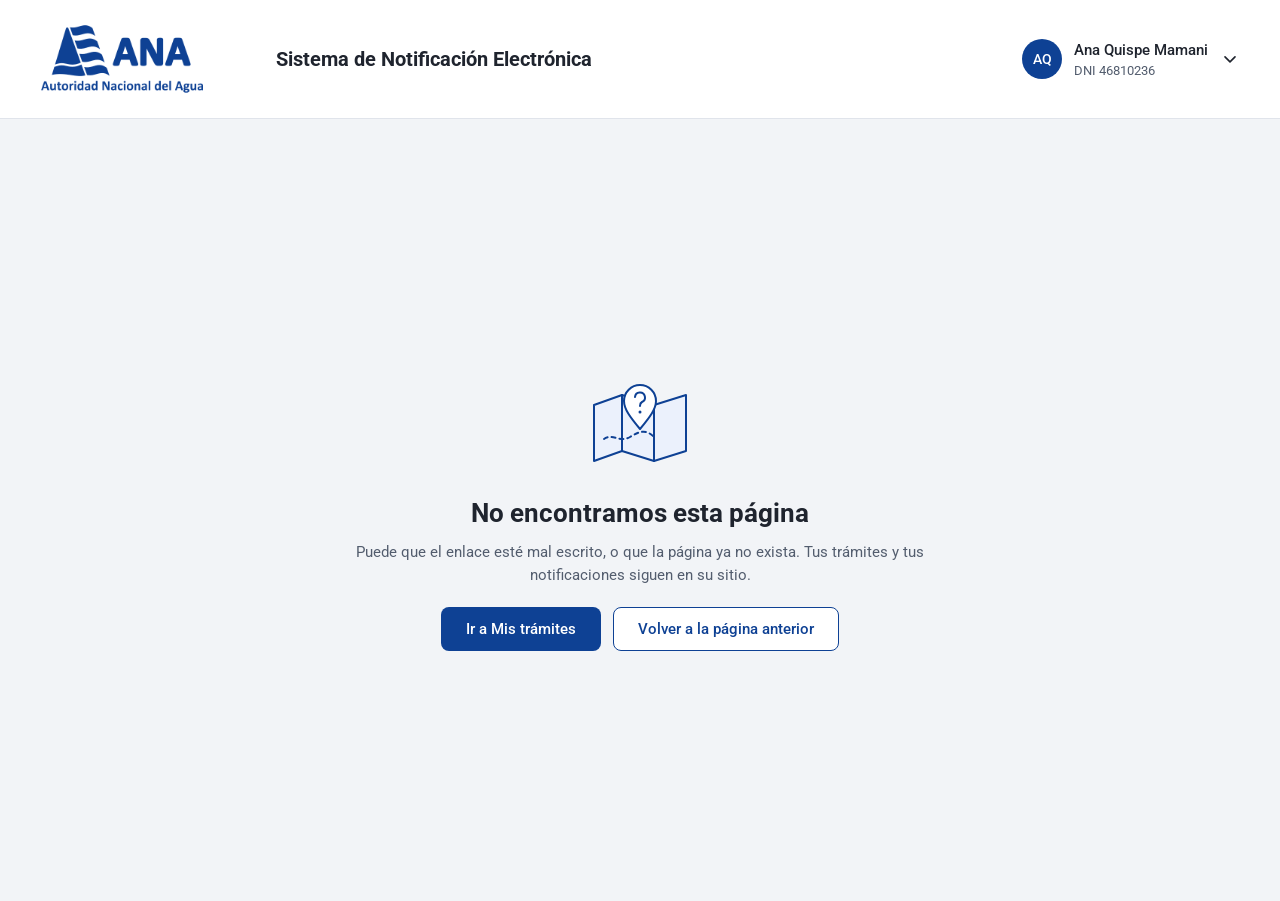
<file: error-404.html>
<!doctype html>
<html lang="es">
<head>
  <meta charset="utf-8">
  <meta name="viewport" content="width=device-width, initial-scale=1, viewport-fit=cover">
  <title>Página no encontrada · Casilla Electrónica · ANA</title>
  <link rel="preconnect" href="https://fonts.googleapis.com">
  <link rel="preconnect" href="https://fonts.gstatic.com" crossorigin>
  <link rel="stylesheet" href="https://fonts.googleapis.com/css2?family=Roboto+Mono:wght@400;500&amp;family=Roboto:wght@400;500;700&amp;display=swap">
  <link rel="stylesheet" href="ana.css">
  <script src="app.js" defer></script>
</head>
<body data-pagina="error">
  <!-- Íconos: van dentro de la página para que funcionen sin pedir archivos aparte -->
<svg class="sprite" xmlns="http://www.w3.org/2000/svg" aria-hidden="true" focusable="false">
<!-- Del sistema de diseño ANA (Figma · Iconografía) -->
<symbol id="calendario" viewBox="0 0 24 24"><g transform="scale(1.2)"><path d="M15.4166 4.58301H4.58329C3.66282 4.58301 2.91663 5.3292 2.91663 6.24967V15.4163C2.91663 16.3368 3.66282 17.083 4.58329 17.083H15.4166C16.3371 17.083 17.0833 16.3368 17.0833 15.4163V6.24967C17.0833 5.3292 16.3371 4.58301 15.4166 4.58301Z" stroke="currentColor" stroke-width="1.66667" stroke-linecap="round" stroke-linejoin="round"/><path d="M6.66663 2.5V6.66667M13.3333 2.5V6.66667M2.91663 9.16667H17.0833" stroke="currentColor" stroke-width="1.66667" stroke-linecap="round" stroke-linejoin="round"/></g></symbol>
<symbol id="enviar" viewBox="0 0 24 24"><g transform="scale(1.0909)"><path d="M19.25 2.75L9.625 12.375M9.625 12.375L2.75 8.70833L19.25 2.75L13.2917 19.25L9.625 12.375Z" stroke="currentColor" stroke-width="1.83333" stroke-linecap="round" stroke-linejoin="round"/></g></symbol>
<symbol id="expediente" viewBox="0 0 24 24"><g transform="scale(1.2)"><path d="M2.91663 6.24967C2.91663 5.80765 3.09222 5.38372 3.40478 5.07116C3.71734 4.7586 4.14127 4.58301 4.58329 4.58301H7.24996L8.91663 6.66634H15.4166C15.8587 6.66634 16.2826 6.84194 16.5951 7.1545C16.9077 7.46706 17.0833 7.89098 17.0833 8.33301V14.9997C17.0833 15.4417 16.9077 15.8656 16.5951 16.1782C16.2826 16.4907 15.8587 16.6663 15.4166 16.6663H4.58329C4.14127 16.6663 3.71734 16.4907 3.40478 16.1782C3.09222 15.8656 2.91663 15.4417 2.91663 14.9997V6.24967Z" stroke="currentColor" stroke-width="1.66667" stroke-linecap="round" stroke-linejoin="round"/></g></symbol>
<symbol id="tramites" viewBox="0 0 24 24"><path d="M6 3H13L18 8V21C18 21.2652 17.8946 21.5196 17.7071 21.7071C17.5196 21.8946 17.2652 22 17 22H6C5.73478 22 5.48043 21.8946 5.29289 21.7071C5.10536 21.5196 5 21.2652 5 21V4C5 3.73478 5.10536 3.48043 5.29289 3.29289C5.48043 3.10536 5.73478 3 6 3Z" stroke="currentColor" stroke-width="2" stroke-linecap="round" stroke-linejoin="round"/><path d="M13 3V8H18M8.5 13H15.5M8.5 17H13.5" stroke="currentColor" stroke-width="2" stroke-linecap="round" stroke-linejoin="round"/></symbol>
<symbol id="buscar" viewBox="0 0 24 24"><path d="M10.5 17C14.0899 17 17 14.0899 17 10.5C17 6.91015 14.0899 4 10.5 4C6.91015 4 4 6.91015 4 10.5C4 14.0899 6.91015 17 10.5 17Z" stroke="currentColor" stroke-width="2" stroke-linecap="round" stroke-linejoin="round"/><path d="M15.4 15.4L21 21" stroke="currentColor" stroke-width="2" stroke-linecap="round" stroke-linejoin="round"/></symbol>
<symbol id="usuario" viewBox="0 0 24 24"><path d="M12 12.5C14.2091 12.5 16 10.7091 16 8.5C16 6.29086 14.2091 4.5 12 4.5C9.79086 4.5 8 6.29086 8 8.5C8 10.7091 9.79086 12.5 12 12.5Z" stroke="currentColor" stroke-width="2" stroke-linecap="round" stroke-linejoin="round"/><path d="M4.5 20C4.5 16.4 7.9 14 12 14C16.1 14 19.5 16.4 19.5 20" stroke="currentColor" stroke-width="2" stroke-linecap="round" stroke-linejoin="round"/></symbol>
<symbol id="ayuda" viewBox="0 0 24 24"><path d="M12 21C16.9706 21 21 16.9706 21 12C21 7.02944 16.9706 3 12 3C7.02944 3 3 7.02944 3 12C3 16.9706 7.02944 21 12 21Z" stroke="currentColor" stroke-width="2" stroke-linecap="round" stroke-linejoin="round"/><path d="M9.5 9.3C9.5 7.9 10.6 6.9 12 6.9C13.4 6.9 14.5 7.9 14.5 9.2C14.5 11.1 12 11.1 12 13" stroke="currentColor" stroke-width="2" stroke-linecap="round" stroke-linejoin="round"/><path d="M12 18C12.6627 18 13.2 17.4627 13.2 16.8C13.2 16.1373 12.6627 15.6 12 15.6C11.3372 15.6 10.8 16.1373 10.8 16.8C10.8 17.4627 11.3372 18 12 18Z" fill="currentColor"/></symbol>
<symbol id="check" viewBox="0 0 24 24"><path d="M4 12.5L9.5 18L20 6.5" stroke="currentColor" stroke-width="2" stroke-linecap="round" stroke-linejoin="round"/></symbol>
<symbol id="alerta" viewBox="0 0 24 24"><path d="M12 3.6L22 20.4H2L12 3.6Z" stroke="currentColor" stroke-width="2" stroke-linecap="round" stroke-linejoin="round"/><path d="M12 9.8V13.8" stroke="currentColor" stroke-width="2" stroke-linecap="round" stroke-linejoin="round"/><path d="M12 18.2C12.6627 18.2 13.2 17.6627 13.2 17C13.2 16.3373 12.6627 15.8 12 15.8C11.3372 15.8 10.8 16.3373 10.8 17C10.8 17.6627 11.3372 18.2 12 18.2Z" fill="currentColor"/></symbol>
<symbol id="error" viewBox="0 0 24 24"><path d="M12 21C16.9706 21 21 16.9706 21 12C21 7.02944 16.9706 3 12 3C7.02944 3 3 7.02944 3 12C3 16.9706 7.02944 21 12 21Z" stroke="currentColor" stroke-width="2" stroke-linecap="round" stroke-linejoin="round"/><path d="M12 7.5V12.5" stroke="currentColor" stroke-width="2" stroke-linecap="round" stroke-linejoin="round"/><path d="M12 17.5C12.6627 17.5 13.2 16.9627 13.2 16.3C13.2 15.6373 12.6627 15.1 12 15.1C11.3372 15.1 10.8 15.6373 10.8 16.3C10.8 16.9627 11.3372 17.5 12 17.5Z" fill="currentColor"/></symbol>
<symbol id="info" viewBox="0 0 24 24"><path d="M12 21C16.9706 21 21 16.9706 21 12C21 7.02944 16.9706 3 12 3C7.02944 3 3 7.02944 3 12C3 16.9706 7.02944 21 12 21Z" stroke="currentColor" stroke-width="2" stroke-linecap="round" stroke-linejoin="round"/><path d="M12 16.5V11.5" stroke="currentColor" stroke-width="2" stroke-linecap="round" stroke-linejoin="round"/><path d="M12 9.2C12.6627 9.2 13.2 8.66274 13.2 8C13.2 7.33726 12.6627 6.8 12 6.8C11.3373 6.8 10.8 7.33726 10.8 8C10.8 8.66274 11.3373 9.2 12 9.2Z" fill="currentColor"/></symbol>
<symbol id="chevron-abajo" viewBox="0 0 24 24"><path d="M6 9.5L12 15.5L18 9.5" stroke="currentColor" stroke-width="2" stroke-linecap="round" stroke-linejoin="round"/></symbol>
<symbol id="chevron-derecha" viewBox="0 0 24 24"><path d="M9.5 6L15.5 12L9.5 18" stroke="currentColor" stroke-width="2" stroke-linecap="round" stroke-linejoin="round"/></symbol>
<symbol id="cerrar" viewBox="0 0 24 24"><path d="M6 6L18 18M18 6L6 18" stroke="currentColor" stroke-width="2" stroke-linecap="round" stroke-linejoin="round"/></symbol>
<symbol id="clip" viewBox="0 0 24 24"><path d="M20.5 11.5L12 20C11.0718 20.9283 9.81276 21.4497 8.50001 21.4497C7.18725 21.4497 5.92827 20.9283 5.00001 20C4.07175 19.0717 3.55026 17.8128 3.55026 16.5C3.55026 15.1872 4.07175 13.9283 5.00001 13L13 5C13.6631 4.33695 14.5623 3.96446 15.5 3.96446C16.4377 3.96446 17.337 4.33695 18 5C18.6631 5.66304 19.0355 6.56231 19.0355 7.5C19.0355 8.43768 18.6631 9.33695 18 10L10 18C9.60218 18.3978 9.06262 18.6213 8.50001 18.6213C7.9374 18.6213 7.39783 18.3978 7.00001 18C6.60219 17.6022 6.37869 17.0626 6.37869 16.5C6.37869 15.9374 6.60219 15.3978 7.00001 15L14.5 7.5" stroke="currentColor" stroke-width="2" stroke-linecap="round" stroke-linejoin="round"/></symbol>
<symbol id="descargar" viewBox="0 0 24 24"><path d="M12 3.5V14.5M16.5 10L12 14.5L7.5 10M4 19H20" stroke="currentColor" stroke-width="2" stroke-linecap="round" stroke-linejoin="round"/></symbol>
<symbol id="subir" viewBox="0 0 24 24"><path d="M12 16V4.5M16.5 9L12 4.5L7.5 9M4 19H20" stroke="currentColor" stroke-width="2" stroke-linecap="round" stroke-linejoin="round"/></symbol>
<symbol id="reloj" viewBox="0 0 24 24"><path d="M12 21C16.9706 21 21 16.9706 21 12C21 7.02944 16.9706 3 12 3C7.02944 3 3 7.02944 3 12C3 16.9706 7.02944 21 12 21Z" stroke="currentColor" stroke-width="2" stroke-linecap="round" stroke-linejoin="round"/><path d="M12 7.5V12.5L15.5 14.5" stroke="currentColor" stroke-width="2" stroke-linecap="round" stroke-linejoin="round"/></symbol>
<symbol id="salir" viewBox="0 0 24 24"><path d="M14.5 4.5H18C18.3978 4.5 18.7794 4.65804 19.0607 4.93934C19.342 5.22064 19.5 5.60218 19.5 6V18C19.5 18.3978 19.342 18.7794 19.0607 19.0607C18.7794 19.342 18.3978 19.5 18 19.5H14.5M10 16L6 12L10 8M6 12H14" stroke="currentColor" stroke-width="2" stroke-linecap="round" stroke-linejoin="round"/></symbol>
<symbol id="filtro" viewBox="0 0 24 24"><path d="M3 6H21L14 14V20L10 22V14L3 6Z" stroke="currentColor" stroke-width="2" stroke-linecap="round" stroke-linejoin="round"/></symbol>
<symbol id="agregar" viewBox="0 0 24 24"><path d="M12 5V19M5 12H19" stroke="currentColor" stroke-width="2" stroke-linecap="round" stroke-linejoin="round"/></symbol>
<symbol id="archivo" viewBox="0 0 24 24"><path d="M13 3H7C6.60218 3 6.22064 3.15804 5.93934 3.43934C5.65804 3.72064 5.5 4.10218 5.5 4.5V19.5C5.5 19.8978 5.65804 20.2794 5.93934 20.5607C6.22064 20.842 6.60218 21 7 21H17C17.3978 21 17.7794 20.842 18.0607 20.5607C18.342 20.2794 18.5 19.8978 18.5 19.5V8.5L13 3Z" stroke="currentColor" stroke-width="2" stroke-linecap="round" stroke-linejoin="round"/><path d="M13 3V8.5H18.5" stroke="currentColor" stroke-width="2" stroke-linecap="round" stroke-linejoin="round"/></symbol>
<symbol id="ojo" viewBox="0 0 24 24"><path d="M2 12C2 12 5.6 5 12 5C18.4 5 22 12 22 12C22 12 18.4 19 12 19C5.6 19 2 12 2 12Z" stroke="currentColor" stroke-width="2" stroke-linecap="round" stroke-linejoin="round"/><path d="M12 15C13.6569 15 15 13.6569 15 12C15 10.3431 13.6569 9 12 9C10.3431 9 9 10.3431 9 12C9 13.6569 10.3431 15 12 15Z" stroke="currentColor" stroke-width="2" stroke-linecap="round" stroke-linejoin="round"/></symbol>
<symbol id="mas-acciones" viewBox="0 0 24 24"><path d="M12 6.5C12.8284 6.5 13.5 5.82843 13.5 5C13.5 4.17157 12.8284 3.5 12 3.5C11.1716 3.5 10.5 4.17157 10.5 5C10.5 5.82843 11.1716 6.5 12 6.5Z" stroke="currentColor" stroke-width="2" stroke-linecap="round" stroke-linejoin="round"/><path d="M12 13.5C12.8284 13.5 13.5 12.8284 13.5 12C13.5 11.1716 12.8284 10.5 12 10.5C11.1716 10.5 10.5 11.1716 10.5 12C10.5 12.8284 11.1716 13.5 12 13.5Z" stroke="currentColor" stroke-width="2" stroke-linecap="round" stroke-linejoin="round"/><path d="M12 20.5C12.8284 20.5 13.5 19.8284 13.5 19C13.5 18.1716 12.8284 17.5 12 17.5C11.1716 17.5 10.5 18.1716 10.5 19C10.5 19.8284 11.1716 20.5 12 20.5Z" stroke="currentColor" stroke-width="2" stroke-linecap="round" stroke-linejoin="round"/></symbol>
<symbol id="sobre" viewBox="0 0 24 24"><path d="M19.5 5H4.5C3.39543 5 2.5 5.89543 2.5 7V17C2.5 18.1046 3.39543 19 4.5 19H19.5C20.6046 19 21.5 18.1046 21.5 17V7C21.5 5.89543 20.6046 5 19.5 5Z" stroke="currentColor" stroke-width="2" stroke-linecap="round" stroke-linejoin="round"/><path d="M3 7L12 13L21 7" stroke="currentColor" stroke-width="2" stroke-linecap="round" stroke-linejoin="round"/></symbol>
<symbol id="sobre-abierto" viewBox="0 0 24 24"><path d="M19.5 9H4.5C3.39543 9 2.5 9.89543 2.5 11V17C2.5 18.1046 3.39543 19 4.5 19H19.5C20.6046 19 21.5 18.1046 21.5 17V11C21.5 9.89543 20.6046 9 19.5 9Z" stroke="currentColor" stroke-width="2" stroke-linecap="round" stroke-linejoin="round"/><path d="M2.5 10.5L12 4L21.5 10.5" stroke="currentColor" stroke-width="2" stroke-linecap="round" stroke-linejoin="round"/></symbol>
<symbol id="orden" viewBox="0 0 24 24"><path d="M14.959 9.5H9.04102L12 5.80078L14.959 9.5Z" fill="currentColor" stroke="currentColor"/><path d="M14.959 14.5L12 18.1992L9.04102 14.5H14.959Z" fill="currentColor" stroke="currentColor"/></symbol>
<symbol id="orden-desc" viewBox="0 0 24 24"><path d="M15.584 9.5L12 15.0742L8.41602 9.5H15.584Z" fill="currentColor" stroke="currentColor"/></symbol>
<symbol id="orden-asc" viewBox="0 0 24 24"><path d="M15.584 14.5L12 8.9258L8.41602 14.5H15.584Z" fill="currentColor" stroke="currentColor"/></symbol>
<symbol id="telefono" viewBox="0 0 24 24"><path d="M19.8881 14.9201V17.9201C19.8892 18.1986 19.8322 18.4743 19.7206 18.7294C19.6091 18.9846 19.4454 19.2137 19.2402 19.402C19.035 19.5902 18.7927 19.7336 18.5289 19.8228C18.265 19.912 17.9855 19.9452 17.7081 19.9201C14.631 19.5857 11.6751 18.5342 9.07812 16.8501C6.66194 15.3148 4.61345 13.2663 3.07812 10.8501C1.38809 8.2413 0.33636 5.27109 0.00811671 2.1801C-0.0168728 1.90356 0.0159916 1.62486 0.104617 1.36172C0.193243 1.09859 0.335688 0.856786 0.522883 0.651718C0.710078 0.44665 0.937922 0.282806 1.19191 0.170619C1.44589 0.0584315 1.72046 0.000358432 1.99812 9.69523e-05H4.99812C5.48342 -0.00467949 5.95391 0.167176 6.32188 0.48363C6.68985 0.800084 6.93019 1.23954 6.99812 1.7201C7.12474 2.68016 7.35957 3.62282 7.69812 4.5301C7.83266 4.88802 7.86178 5.27701 7.78202 5.65098C7.70227 6.02494 7.51698 6.36821 7.24812 6.6401L5.97812 7.9101C7.40167 10.4136 9.47457 12.4865 11.9781 13.9101L13.2481 12.6401C13.52 12.3712 13.8633 12.1859 14.2372 12.1062C14.6112 12.0264 15.0002 12.0556 15.3581 12.1901C16.2654 12.5286 17.2081 12.7635 18.1681 12.8901C18.6539 12.9586 19.0975 13.2033 19.4146 13.5776C19.7318 13.9519 19.9003 14.4297 19.8881 14.9201Z" transform="translate(2 2)" stroke="currentColor" stroke-width="2" stroke-linecap="round" stroke-linejoin="round"/></symbol>
<symbol id="whatsapp" viewBox="0 0 24 24"><path fill-rule="evenodd" clip-rule="evenodd" d="M7.17 6.14L6.3 7.01V7.17L5.88 7.85L5.91 8.23L5.74 8.41V9.7L5.91 9.89L5.88 10.27L6.05 10.43L6.02 10.69L6.16 10.8L6.45 11.53L6.73 11.79L6.84 12.19L7.12 12.45V12.61L7.41 12.87V13.03L8.37 14.09V14.25L9.77 15.66H9.94L10.31 16.05H10.48L11.16 16.62H11.32L12.26 17.16H12.54L13.24 17.58L13.48 17.55L14.04 17.84H14.46L14.58 17.98H15.56L15.68 17.84L16.5 17.72L17.04 17.3H17.2L17.67 16.83L17.95 16.27L17.93 16.03L18.09 15.84V15.07L17.88 14.86L17.2 14.6L16.95 14.32H16.78L15.28 13.5H15L14.67 13.69V13.85L13.85 14.65V14.79L13.64 15H12.94L12.42 14.6L11.95 14.44L11.72 14.18H11.55L11.3 13.9H11.13L9.84 12.61V12.45L9.45 12.07L9.42 11.88L9.16 11.65L9.02 11.23L8.88 11.11V10.69L9.59 10.01V9.84L9.98 9.35V9.05L9.7 8.65L9.73 8.39L9.56 8.23L9.59 7.97L9.42 7.8L9.45 7.55L9.16 7.15V6.87L9.02 6.75L8.86 6.28H8.7L8.3 6H7.59L7.48 6.14H7.17ZM18.33 4.22L20.44 6.59L21.68 9.47L21.8 10.97L21.96 11.13V12.56L21.8 12.75L21.82 13.66L21.52 14.39L21.54 14.79L20.72 16.69L19.88 17.95L18.02 19.78L16.78 20.6L14.3 21.56L12.66 21.68L12.54 21.82L9.68 21.56L7.99 21L6.66 20.18L2.93 21.14L2.86 20.62L3.14 20.09L3.26 19.15L3.82 17.48L3.4 16.97L2.44 14.91L2.32 13.97L2.16 13.8L2.18 13.15L2.02 12.96V10.73L2.18 10.55L2.3 9.33L2.86 7.8L4.22 5.65L5.79 4.08L7.03 3.26L8.16 2.7L10.76 2.02H13.22L13.34 2.16L14.6 2.3L16.95 3.26L18.33 4.22ZM21.09 4.12L19.8 2.86L17.91 1.5L15.28 0.4L13.12 0H10.85L8.7 0.4L6.07 1.5L4.31 2.72L1.92 5.37L0.96 7.12L0.26 9.21L0 10.92L0.14 13.85L0.82 16.29L1.66 17.88L0.54 21.47L0 23.98L5.95 22.34H6.38L7.99 23.16L9.54 23.58L13.62 23.72L16.92 22.76L19.43 21.23L21.38 19.29L22.48 17.65L23.02 16.57L23.84 13.71L23.98 11.6L23.58 8.79L22.2 5.65L21.09 4.12Z" fill="currentColor"/></symbol>
<symbol id="correo" viewBox="0 0 24 24"><path d="M19 5.5H5C3.89543 5.5 3 6.39543 3 7.5V16.5C3 17.6046 3.89543 18.5 5 18.5H19C20.1046 18.5 21 17.6046 21 16.5V7.5C21 6.39543 20.1046 5.5 19 5.5Z" stroke="currentColor" stroke-width="2" stroke-linecap="round" stroke-linejoin="round"/><path d="M3.5 7L12 13L20.5 7" stroke="currentColor" stroke-width="2" stroke-linecap="round" stroke-linejoin="round"/></symbol>
<symbol id="editar" viewBox="0 0 24 24"><path d="M4 20H8L20 7.99999C20.5016 7.46379 20.7751 6.75364 20.7629 6.01952C20.7507 5.28539 20.4536 4.58476 19.9344 4.06558C19.4152 3.54641 18.7146 3.24933 17.9805 3.23709C17.2463 3.22485 16.5362 3.4984 16 3.99999L4 16V20Z" stroke="currentColor" stroke-width="2" stroke-linecap="round" stroke-linejoin="round"/></symbol>
<!-- PROVISIONALES: no están en el sistema de diseño todavía -->
<symbol id="candado" viewBox="0 0 24 24"><g fill="none" stroke="currentColor" stroke-width="2" stroke-linecap="round" stroke-linejoin="round"><path d="M17 10.5H7C5.89543 10.5 5 11.3954 5 12.5V18.5C5 19.6046 5.89543 20.5 7 20.5H17C18.1046 20.5 19 19.6046 19 18.5V12.5C19 11.3954 18.1046 10.5 17 10.5Z"/><path d="M8.5 10.5V8C8.5 7.07174 8.86875 6.1815 9.52513 5.52513C10.1815 4.86875 11.0717 4.5 12 4.5C12.9283 4.5 13.8185 4.86875 14.4749 5.52513C15.1313 6.1815 15.5 7.07174 15.5 8V10.5"/></g></symbol>
<symbol id="ojo-tachado" viewBox="0 0 24 24"><g fill="none" stroke="currentColor" stroke-width="2" stroke-linecap="round" stroke-linejoin="round"><path d="M3 3l18 18"/><path d="M10.6 5.1A10.6 10.6 0 0 1 12 5c6.4 0 10 7 10 7a17 17 0 0 1-3 3.8M6.4 6.4C3.6 8.2 2 12 2 12s3.6 7 10 7a9.9 9.9 0 0 0 5.6-1.6"/><path d="M9.9 9.9a3 3 0 0 0 4.2 4.2"/></g></symbol>
<symbol id="enlace" viewBox="0 0 24 24"><g fill="none" stroke="currentColor" stroke-width="2" stroke-linecap="round" stroke-linejoin="round"><path d="M10 14a4.5 4.5 0 0 0 6.4 0l3-3a4.5 4.5 0 0 0-6.4-6.4l-1 1"/><path d="M14 10a4.5 4.5 0 0 0-6.4 0l-3 3a4.5 4.5 0 0 0 6.4 6.4l1-1"/></g></symbol>
<symbol id="dnie" viewBox="0 0 24 24"><g fill="none" stroke="currentColor" stroke-width="2" stroke-linecap="round" stroke-linejoin="round"><rect x="2.5" y="5" width="19" height="14" rx="2"/><circle cx="8.5" cy="11" r="2.2"/><path d="M5.5 16c.6-1.6 1.7-2.4 3-2.4s2.4.8 3 2.4"/><path d="M14.5 10h4M14.5 13.5h3"/></g></symbol>
<symbol id="certificado" viewBox="0 0 24 24"><g fill="none" stroke="currentColor" stroke-width="2" stroke-linecap="round" stroke-linejoin="round"><circle cx="12" cy="9" r="5"/><path d="m9 13.3-1.5 7.2L12 18l4.5 2.5-1.5-7.2"/></g></symbol>
<symbol id="rostro" viewBox="0 0 24 24"><g fill="none" stroke="currentColor" stroke-width="2" stroke-linecap="round" stroke-linejoin="round"><path d="M4 8V6a2 2 0 0 1 2-2h2M16 4h2a2 2 0 0 1 2 2v2M20 16v2a2 2 0 0 1-2 2h-2M8 20H6a2 2 0 0 1-2-2v-2"/><path d="M9 10h.01M15 10h.01"/><path d="M9.5 15a3.5 3.5 0 0 0 5 0"/></g></symbol>
<symbol id="copiar" viewBox="0 0 24 24"><g fill="none" stroke="currentColor" stroke-width="2" stroke-linecap="round" stroke-linejoin="round"><rect x="8" y="8" width="12" height="12" rx="2"/><path d="M16 8V6a2 2 0 0 0-2-2H6a2 2 0 0 0-2 2v8a2 2 0 0 0 2 2h2"/></g></symbol>
</svg>
                  <a class="saltar" href="#contenido">Saltar al contenido principal</a>

  <header class="barra-superior">
    <div class="barra-superior__interior">
      <a class="barra-superior__logo" href="bandeja.html">
        <img src="img/logo-ana.png" alt="Autoridad Nacional del Agua, ir a Mis trámites" width="180" height="85">
      </a>
      <p class="barra-superior__servicio">Sistema de Notificación Electrónica</p>
      <div class="usuario">
        <button type="button" class="usuario__boton" aria-haspopup="menu" aria-expanded="false"
                aria-controls="menu-usuario" aria-label="Ana Quispe Mamani, DNI 46810236, menú de tu cuenta">
          <span class="usuario__avatar" aria-hidden="true">AQ</span>
          <span class="usuario__datos" aria-hidden="true">
            <span class="usuario__nombre">Ana Quispe Mamani</span>
            <span class="usuario__doc">DNI 46810236</span>
          </span>
          <svg class="icono" aria-hidden="true" focusable="false"><use href="#chevron-abajo"></use></svg>
        </button>
        <ul class="menu" role="menu" id="menu-usuario" aria-label="Tu cuenta" hidden>
          <li role="none" class="menu__cabecera" aria-hidden="true">
            <span class="usuario__avatar">AQ</span>
            <span><span class="menu__cabecera-nombre usuario__nombre">Ana Quispe Mamani</span><span class="usuario__doc">DNI 46810236</span></span>
          </li>
          <li role="none"><a class="menu__item" role="menuitem" href="perfil.html">
            <svg class="icono" aria-hidden="true" focusable="false"><use href="#usuario"></use></svg>Mi perfil</a></li>
          <li role="none"><a class="menu__item" role="menuitem" href="ayuda.html" data-fuera-de-alcance="Ayuda y preguntas frecuentes no forma parte de este prototipo.">
            <svg class="icono" aria-hidden="true" focusable="false"><use href="#ayuda"></use></svg>Ayuda y preguntas frecuentes</a></li>
          <li role="separator" class="menu__separador"></li>
          <li role="none"><a class="menu__item menu__item--secundario" role="menuitem" href="ingreso.html">
            <svg class="icono" aria-hidden="true" focusable="false"><use href="#salir"></use></svg>Cerrar sesión</a></li>
        </ul>
      </div>
    </div>
  </header>

  <main class="pagina pagina--error" id="contenido" tabindex="-1">
    <div class="vacio vacio--pagina">
      <svg class="vacio__ilustracion" viewBox="0 0 120 120" width="120" height="120" aria-hidden="true" focusable="false"><path class="ilu-t ilu-r" d="M14 40l28-10 32 10 32-10v56l-32 10-32-10-28 10z"/><path class="ilu-t" d="M42 30L42 86"/><path class="ilu-t" d="M74 40L74 96"/><path class="ilu-t" stroke-dasharray="4 4" d="M24 74c8-6 16 4 26-2s16-8 24 0"/><path class="ilu-t ilu-b" d="M60 64c-10-12-16-20-16-28a16 16 0 0 1 32 0c0 8-6 16-16 28z"/><path class="ilu-t" d="M55 32a5 5 0 1 1 7 5c-2 1-2 2-2 4"/><circle class="ilu-p" cx="60" cy="47" r="1.5"/></svg>
      <h1 class="vacio__titulo">No encontramos esta página</h1>
      <p class="vacio__texto">Puede que el enlace esté mal escrito, o que la página ya no exista. Tus trámites y tus notificaciones siguen en su sitio.</p>
      <div class="vacio__acciones">
        <a class="boton boton--primario" href="bandeja.html">Ir a Mis trámites</a>
        <button type="button" class="boton boton--secundario" data-atras>Volver a la página anterior</button>
      </div>
    </div>
  </main>

  <div class="visualmente-oculto" id="anuncio" role="status" aria-live="polite"></div>
  <aside class="notificacion" id="notificacion" aria-label="Aviso" hidden>
    <svg class="icono" aria-hidden="true" focusable="false"><use href="#info"></use></svg>
    <p class="notificacion__texto"></p>
    <button type="button" class="boton boton--icono" data-cerrar aria-label="Cerrar aviso">
      <svg class="icono" aria-hidden="true" focusable="false"><use href="#cerrar"></use></svg>
    </button>
  </aside>
</body>
</html>
</file>
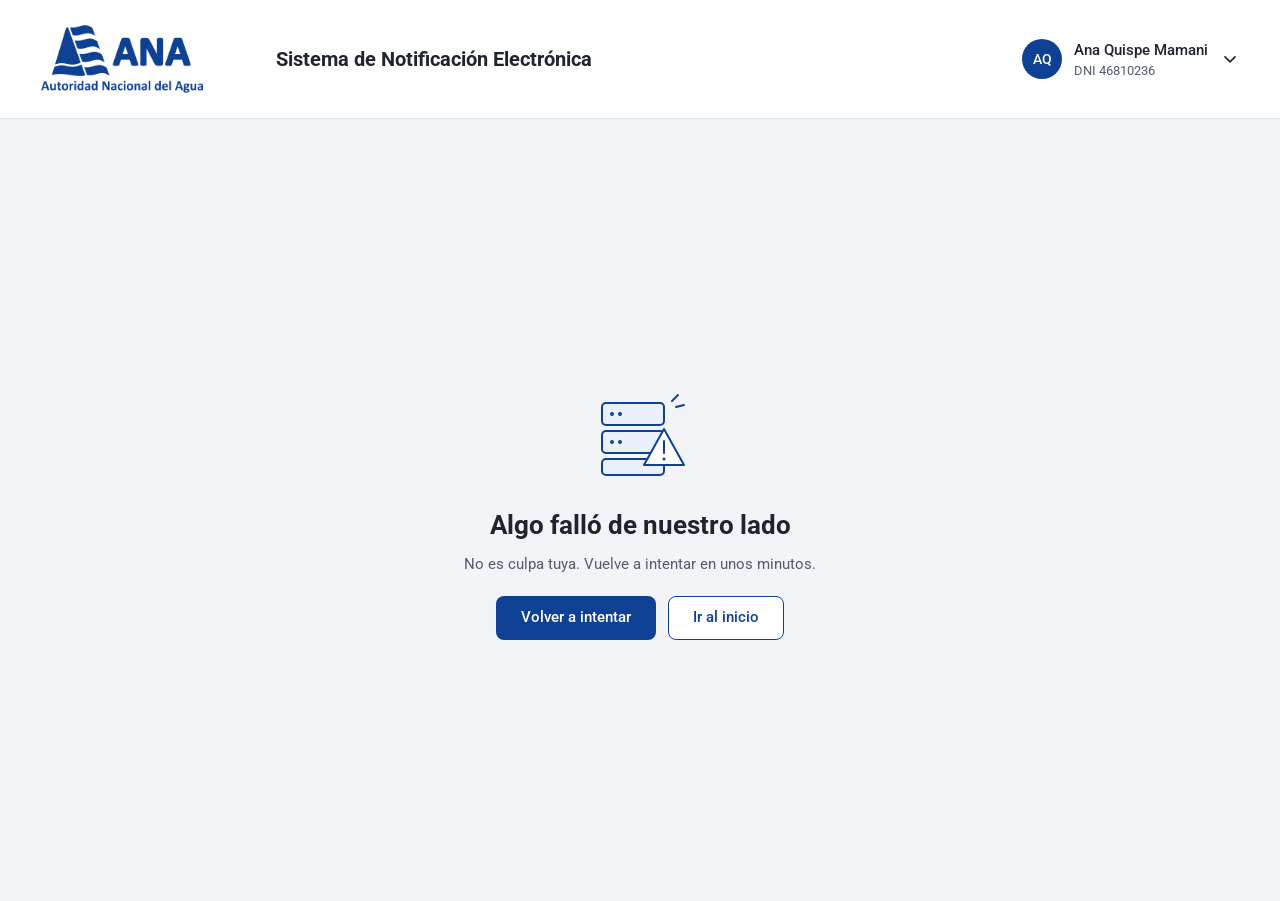
<file: error-500.html>
<!doctype html>
<html lang="es">
<head>
  <meta charset="utf-8">
  <meta name="viewport" content="width=device-width, initial-scale=1, viewport-fit=cover">
  <title>Error del sistema · Casilla Electrónica · ANA</title>
  <link rel="preconnect" href="https://fonts.googleapis.com">
  <link rel="preconnect" href="https://fonts.gstatic.com" crossorigin>
  <link rel="stylesheet" href="https://fonts.googleapis.com/css2?family=Roboto+Mono:wght@400;500&amp;family=Roboto:wght@400;500;700&amp;display=swap">
  <link rel="stylesheet" href="ana.css">
  <script src="app.js" defer></script>
</head>
<body data-pagina="error">
  <!-- Íconos: van dentro de la página para que funcionen sin pedir archivos aparte -->
<svg class="sprite" xmlns="http://www.w3.org/2000/svg" aria-hidden="true" focusable="false">
<!-- Del sistema de diseño ANA (Figma · Iconografía) -->
<symbol id="calendario" viewBox="0 0 24 24"><g transform="scale(1.2)"><path d="M15.4166 4.58301H4.58329C3.66282 4.58301 2.91663 5.3292 2.91663 6.24967V15.4163C2.91663 16.3368 3.66282 17.083 4.58329 17.083H15.4166C16.3371 17.083 17.0833 16.3368 17.0833 15.4163V6.24967C17.0833 5.3292 16.3371 4.58301 15.4166 4.58301Z" stroke="currentColor" stroke-width="1.66667" stroke-linecap="round" stroke-linejoin="round"/><path d="M6.66663 2.5V6.66667M13.3333 2.5V6.66667M2.91663 9.16667H17.0833" stroke="currentColor" stroke-width="1.66667" stroke-linecap="round" stroke-linejoin="round"/></g></symbol>
<symbol id="enviar" viewBox="0 0 24 24"><g transform="scale(1.0909)"><path d="M19.25 2.75L9.625 12.375M9.625 12.375L2.75 8.70833L19.25 2.75L13.2917 19.25L9.625 12.375Z" stroke="currentColor" stroke-width="1.83333" stroke-linecap="round" stroke-linejoin="round"/></g></symbol>
<symbol id="expediente" viewBox="0 0 24 24"><g transform="scale(1.2)"><path d="M2.91663 6.24967C2.91663 5.80765 3.09222 5.38372 3.40478 5.07116C3.71734 4.7586 4.14127 4.58301 4.58329 4.58301H7.24996L8.91663 6.66634H15.4166C15.8587 6.66634 16.2826 6.84194 16.5951 7.1545C16.9077 7.46706 17.0833 7.89098 17.0833 8.33301V14.9997C17.0833 15.4417 16.9077 15.8656 16.5951 16.1782C16.2826 16.4907 15.8587 16.6663 15.4166 16.6663H4.58329C4.14127 16.6663 3.71734 16.4907 3.40478 16.1782C3.09222 15.8656 2.91663 15.4417 2.91663 14.9997V6.24967Z" stroke="currentColor" stroke-width="1.66667" stroke-linecap="round" stroke-linejoin="round"/></g></symbol>
<symbol id="tramites" viewBox="0 0 24 24"><path d="M6 3H13L18 8V21C18 21.2652 17.8946 21.5196 17.7071 21.7071C17.5196 21.8946 17.2652 22 17 22H6C5.73478 22 5.48043 21.8946 5.29289 21.7071C5.10536 21.5196 5 21.2652 5 21V4C5 3.73478 5.10536 3.48043 5.29289 3.29289C5.48043 3.10536 5.73478 3 6 3Z" stroke="currentColor" stroke-width="2" stroke-linecap="round" stroke-linejoin="round"/><path d="M13 3V8H18M8.5 13H15.5M8.5 17H13.5" stroke="currentColor" stroke-width="2" stroke-linecap="round" stroke-linejoin="round"/></symbol>
<symbol id="buscar" viewBox="0 0 24 24"><path d="M10.5 17C14.0899 17 17 14.0899 17 10.5C17 6.91015 14.0899 4 10.5 4C6.91015 4 4 6.91015 4 10.5C4 14.0899 6.91015 17 10.5 17Z" stroke="currentColor" stroke-width="2" stroke-linecap="round" stroke-linejoin="round"/><path d="M15.4 15.4L21 21" stroke="currentColor" stroke-width="2" stroke-linecap="round" stroke-linejoin="round"/></symbol>
<symbol id="usuario" viewBox="0 0 24 24"><path d="M12 12.5C14.2091 12.5 16 10.7091 16 8.5C16 6.29086 14.2091 4.5 12 4.5C9.79086 4.5 8 6.29086 8 8.5C8 10.7091 9.79086 12.5 12 12.5Z" stroke="currentColor" stroke-width="2" stroke-linecap="round" stroke-linejoin="round"/><path d="M4.5 20C4.5 16.4 7.9 14 12 14C16.1 14 19.5 16.4 19.5 20" stroke="currentColor" stroke-width="2" stroke-linecap="round" stroke-linejoin="round"/></symbol>
<symbol id="ayuda" viewBox="0 0 24 24"><path d="M12 21C16.9706 21 21 16.9706 21 12C21 7.02944 16.9706 3 12 3C7.02944 3 3 7.02944 3 12C3 16.9706 7.02944 21 12 21Z" stroke="currentColor" stroke-width="2" stroke-linecap="round" stroke-linejoin="round"/><path d="M9.5 9.3C9.5 7.9 10.6 6.9 12 6.9C13.4 6.9 14.5 7.9 14.5 9.2C14.5 11.1 12 11.1 12 13" stroke="currentColor" stroke-width="2" stroke-linecap="round" stroke-linejoin="round"/><path d="M12 18C12.6627 18 13.2 17.4627 13.2 16.8C13.2 16.1373 12.6627 15.6 12 15.6C11.3372 15.6 10.8 16.1373 10.8 16.8C10.8 17.4627 11.3372 18 12 18Z" fill="currentColor"/></symbol>
<symbol id="check" viewBox="0 0 24 24"><path d="M4 12.5L9.5 18L20 6.5" stroke="currentColor" stroke-width="2" stroke-linecap="round" stroke-linejoin="round"/></symbol>
<symbol id="alerta" viewBox="0 0 24 24"><path d="M12 3.6L22 20.4H2L12 3.6Z" stroke="currentColor" stroke-width="2" stroke-linecap="round" stroke-linejoin="round"/><path d="M12 9.8V13.8" stroke="currentColor" stroke-width="2" stroke-linecap="round" stroke-linejoin="round"/><path d="M12 18.2C12.6627 18.2 13.2 17.6627 13.2 17C13.2 16.3373 12.6627 15.8 12 15.8C11.3372 15.8 10.8 16.3373 10.8 17C10.8 17.6627 11.3372 18.2 12 18.2Z" fill="currentColor"/></symbol>
<symbol id="error" viewBox="0 0 24 24"><path d="M12 21C16.9706 21 21 16.9706 21 12C21 7.02944 16.9706 3 12 3C7.02944 3 3 7.02944 3 12C3 16.9706 7.02944 21 12 21Z" stroke="currentColor" stroke-width="2" stroke-linecap="round" stroke-linejoin="round"/><path d="M12 7.5V12.5" stroke="currentColor" stroke-width="2" stroke-linecap="round" stroke-linejoin="round"/><path d="M12 17.5C12.6627 17.5 13.2 16.9627 13.2 16.3C13.2 15.6373 12.6627 15.1 12 15.1C11.3372 15.1 10.8 15.6373 10.8 16.3C10.8 16.9627 11.3372 17.5 12 17.5Z" fill="currentColor"/></symbol>
<symbol id="info" viewBox="0 0 24 24"><path d="M12 21C16.9706 21 21 16.9706 21 12C21 7.02944 16.9706 3 12 3C7.02944 3 3 7.02944 3 12C3 16.9706 7.02944 21 12 21Z" stroke="currentColor" stroke-width="2" stroke-linecap="round" stroke-linejoin="round"/><path d="M12 16.5V11.5" stroke="currentColor" stroke-width="2" stroke-linecap="round" stroke-linejoin="round"/><path d="M12 9.2C12.6627 9.2 13.2 8.66274 13.2 8C13.2 7.33726 12.6627 6.8 12 6.8C11.3373 6.8 10.8 7.33726 10.8 8C10.8 8.66274 11.3373 9.2 12 9.2Z" fill="currentColor"/></symbol>
<symbol id="chevron-abajo" viewBox="0 0 24 24"><path d="M6 9.5L12 15.5L18 9.5" stroke="currentColor" stroke-width="2" stroke-linecap="round" stroke-linejoin="round"/></symbol>
<symbol id="chevron-derecha" viewBox="0 0 24 24"><path d="M9.5 6L15.5 12L9.5 18" stroke="currentColor" stroke-width="2" stroke-linecap="round" stroke-linejoin="round"/></symbol>
<symbol id="cerrar" viewBox="0 0 24 24"><path d="M6 6L18 18M18 6L6 18" stroke="currentColor" stroke-width="2" stroke-linecap="round" stroke-linejoin="round"/></symbol>
<symbol id="clip" viewBox="0 0 24 24"><path d="M20.5 11.5L12 20C11.0718 20.9283 9.81276 21.4497 8.50001 21.4497C7.18725 21.4497 5.92827 20.9283 5.00001 20C4.07175 19.0717 3.55026 17.8128 3.55026 16.5C3.55026 15.1872 4.07175 13.9283 5.00001 13L13 5C13.6631 4.33695 14.5623 3.96446 15.5 3.96446C16.4377 3.96446 17.337 4.33695 18 5C18.6631 5.66304 19.0355 6.56231 19.0355 7.5C19.0355 8.43768 18.6631 9.33695 18 10L10 18C9.60218 18.3978 9.06262 18.6213 8.50001 18.6213C7.9374 18.6213 7.39783 18.3978 7.00001 18C6.60219 17.6022 6.37869 17.0626 6.37869 16.5C6.37869 15.9374 6.60219 15.3978 7.00001 15L14.5 7.5" stroke="currentColor" stroke-width="2" stroke-linecap="round" stroke-linejoin="round"/></symbol>
<symbol id="descargar" viewBox="0 0 24 24"><path d="M12 3.5V14.5M16.5 10L12 14.5L7.5 10M4 19H20" stroke="currentColor" stroke-width="2" stroke-linecap="round" stroke-linejoin="round"/></symbol>
<symbol id="subir" viewBox="0 0 24 24"><path d="M12 16V4.5M16.5 9L12 4.5L7.5 9M4 19H20" stroke="currentColor" stroke-width="2" stroke-linecap="round" stroke-linejoin="round"/></symbol>
<symbol id="reloj" viewBox="0 0 24 24"><path d="M12 21C16.9706 21 21 16.9706 21 12C21 7.02944 16.9706 3 12 3C7.02944 3 3 7.02944 3 12C3 16.9706 7.02944 21 12 21Z" stroke="currentColor" stroke-width="2" stroke-linecap="round" stroke-linejoin="round"/><path d="M12 7.5V12.5L15.5 14.5" stroke="currentColor" stroke-width="2" stroke-linecap="round" stroke-linejoin="round"/></symbol>
<symbol id="salir" viewBox="0 0 24 24"><path d="M14.5 4.5H18C18.3978 4.5 18.7794 4.65804 19.0607 4.93934C19.342 5.22064 19.5 5.60218 19.5 6V18C19.5 18.3978 19.342 18.7794 19.0607 19.0607C18.7794 19.342 18.3978 19.5 18 19.5H14.5M10 16L6 12L10 8M6 12H14" stroke="currentColor" stroke-width="2" stroke-linecap="round" stroke-linejoin="round"/></symbol>
<symbol id="filtro" viewBox="0 0 24 24"><path d="M3 6H21L14 14V20L10 22V14L3 6Z" stroke="currentColor" stroke-width="2" stroke-linecap="round" stroke-linejoin="round"/></symbol>
<symbol id="agregar" viewBox="0 0 24 24"><path d="M12 5V19M5 12H19" stroke="currentColor" stroke-width="2" stroke-linecap="round" stroke-linejoin="round"/></symbol>
<symbol id="archivo" viewBox="0 0 24 24"><path d="M13 3H7C6.60218 3 6.22064 3.15804 5.93934 3.43934C5.65804 3.72064 5.5 4.10218 5.5 4.5V19.5C5.5 19.8978 5.65804 20.2794 5.93934 20.5607C6.22064 20.842 6.60218 21 7 21H17C17.3978 21 17.7794 20.842 18.0607 20.5607C18.342 20.2794 18.5 19.8978 18.5 19.5V8.5L13 3Z" stroke="currentColor" stroke-width="2" stroke-linecap="round" stroke-linejoin="round"/><path d="M13 3V8.5H18.5" stroke="currentColor" stroke-width="2" stroke-linecap="round" stroke-linejoin="round"/></symbol>
<symbol id="ojo" viewBox="0 0 24 24"><path d="M2 12C2 12 5.6 5 12 5C18.4 5 22 12 22 12C22 12 18.4 19 12 19C5.6 19 2 12 2 12Z" stroke="currentColor" stroke-width="2" stroke-linecap="round" stroke-linejoin="round"/><path d="M12 15C13.6569 15 15 13.6569 15 12C15 10.3431 13.6569 9 12 9C10.3431 9 9 10.3431 9 12C9 13.6569 10.3431 15 12 15Z" stroke="currentColor" stroke-width="2" stroke-linecap="round" stroke-linejoin="round"/></symbol>
<symbol id="mas-acciones" viewBox="0 0 24 24"><path d="M12 6.5C12.8284 6.5 13.5 5.82843 13.5 5C13.5 4.17157 12.8284 3.5 12 3.5C11.1716 3.5 10.5 4.17157 10.5 5C10.5 5.82843 11.1716 6.5 12 6.5Z" stroke="currentColor" stroke-width="2" stroke-linecap="round" stroke-linejoin="round"/><path d="M12 13.5C12.8284 13.5 13.5 12.8284 13.5 12C13.5 11.1716 12.8284 10.5 12 10.5C11.1716 10.5 10.5 11.1716 10.5 12C10.5 12.8284 11.1716 13.5 12 13.5Z" stroke="currentColor" stroke-width="2" stroke-linecap="round" stroke-linejoin="round"/><path d="M12 20.5C12.8284 20.5 13.5 19.8284 13.5 19C13.5 18.1716 12.8284 17.5 12 17.5C11.1716 17.5 10.5 18.1716 10.5 19C10.5 19.8284 11.1716 20.5 12 20.5Z" stroke="currentColor" stroke-width="2" stroke-linecap="round" stroke-linejoin="round"/></symbol>
<symbol id="sobre" viewBox="0 0 24 24"><path d="M19.5 5H4.5C3.39543 5 2.5 5.89543 2.5 7V17C2.5 18.1046 3.39543 19 4.5 19H19.5C20.6046 19 21.5 18.1046 21.5 17V7C21.5 5.89543 20.6046 5 19.5 5Z" stroke="currentColor" stroke-width="2" stroke-linecap="round" stroke-linejoin="round"/><path d="M3 7L12 13L21 7" stroke="currentColor" stroke-width="2" stroke-linecap="round" stroke-linejoin="round"/></symbol>
<symbol id="sobre-abierto" viewBox="0 0 24 24"><path d="M19.5 9H4.5C3.39543 9 2.5 9.89543 2.5 11V17C2.5 18.1046 3.39543 19 4.5 19H19.5C20.6046 19 21.5 18.1046 21.5 17V11C21.5 9.89543 20.6046 9 19.5 9Z" stroke="currentColor" stroke-width="2" stroke-linecap="round" stroke-linejoin="round"/><path d="M2.5 10.5L12 4L21.5 10.5" stroke="currentColor" stroke-width="2" stroke-linecap="round" stroke-linejoin="round"/></symbol>
<symbol id="orden" viewBox="0 0 24 24"><path d="M14.959 9.5H9.04102L12 5.80078L14.959 9.5Z" fill="currentColor" stroke="currentColor"/><path d="M14.959 14.5L12 18.1992L9.04102 14.5H14.959Z" fill="currentColor" stroke="currentColor"/></symbol>
<symbol id="orden-desc" viewBox="0 0 24 24"><path d="M15.584 9.5L12 15.0742L8.41602 9.5H15.584Z" fill="currentColor" stroke="currentColor"/></symbol>
<symbol id="orden-asc" viewBox="0 0 24 24"><path d="M15.584 14.5L12 8.9258L8.41602 14.5H15.584Z" fill="currentColor" stroke="currentColor"/></symbol>
<symbol id="telefono" viewBox="0 0 24 24"><path d="M19.8881 14.9201V17.9201C19.8892 18.1986 19.8322 18.4743 19.7206 18.7294C19.6091 18.9846 19.4454 19.2137 19.2402 19.402C19.035 19.5902 18.7927 19.7336 18.5289 19.8228C18.265 19.912 17.9855 19.9452 17.7081 19.9201C14.631 19.5857 11.6751 18.5342 9.07812 16.8501C6.66194 15.3148 4.61345 13.2663 3.07812 10.8501C1.38809 8.2413 0.33636 5.27109 0.00811671 2.1801C-0.0168728 1.90356 0.0159916 1.62486 0.104617 1.36172C0.193243 1.09859 0.335688 0.856786 0.522883 0.651718C0.710078 0.44665 0.937922 0.282806 1.19191 0.170619C1.44589 0.0584315 1.72046 0.000358432 1.99812 9.69523e-05H4.99812C5.48342 -0.00467949 5.95391 0.167176 6.32188 0.48363C6.68985 0.800084 6.93019 1.23954 6.99812 1.7201C7.12474 2.68016 7.35957 3.62282 7.69812 4.5301C7.83266 4.88802 7.86178 5.27701 7.78202 5.65098C7.70227 6.02494 7.51698 6.36821 7.24812 6.6401L5.97812 7.9101C7.40167 10.4136 9.47457 12.4865 11.9781 13.9101L13.2481 12.6401C13.52 12.3712 13.8633 12.1859 14.2372 12.1062C14.6112 12.0264 15.0002 12.0556 15.3581 12.1901C16.2654 12.5286 17.2081 12.7635 18.1681 12.8901C18.6539 12.9586 19.0975 13.2033 19.4146 13.5776C19.7318 13.9519 19.9003 14.4297 19.8881 14.9201Z" transform="translate(2 2)" stroke="currentColor" stroke-width="2" stroke-linecap="round" stroke-linejoin="round"/></symbol>
<symbol id="whatsapp" viewBox="0 0 24 24"><path fill-rule="evenodd" clip-rule="evenodd" d="M7.17 6.14L6.3 7.01V7.17L5.88 7.85L5.91 8.23L5.74 8.41V9.7L5.91 9.89L5.88 10.27L6.05 10.43L6.02 10.69L6.16 10.8L6.45 11.53L6.73 11.79L6.84 12.19L7.12 12.45V12.61L7.41 12.87V13.03L8.37 14.09V14.25L9.77 15.66H9.94L10.31 16.05H10.48L11.16 16.62H11.32L12.26 17.16H12.54L13.24 17.58L13.48 17.55L14.04 17.84H14.46L14.58 17.98H15.56L15.68 17.84L16.5 17.72L17.04 17.3H17.2L17.67 16.83L17.95 16.27L17.93 16.03L18.09 15.84V15.07L17.88 14.86L17.2 14.6L16.95 14.32H16.78L15.28 13.5H15L14.67 13.69V13.85L13.85 14.65V14.79L13.64 15H12.94L12.42 14.6L11.95 14.44L11.72 14.18H11.55L11.3 13.9H11.13L9.84 12.61V12.45L9.45 12.07L9.42 11.88L9.16 11.65L9.02 11.23L8.88 11.11V10.69L9.59 10.01V9.84L9.98 9.35V9.05L9.7 8.65L9.73 8.39L9.56 8.23L9.59 7.97L9.42 7.8L9.45 7.55L9.16 7.15V6.87L9.02 6.75L8.86 6.28H8.7L8.3 6H7.59L7.48 6.14H7.17ZM18.33 4.22L20.44 6.59L21.68 9.47L21.8 10.97L21.96 11.13V12.56L21.8 12.75L21.82 13.66L21.52 14.39L21.54 14.79L20.72 16.69L19.88 17.95L18.02 19.78L16.78 20.6L14.3 21.56L12.66 21.68L12.54 21.82L9.68 21.56L7.99 21L6.66 20.18L2.93 21.14L2.86 20.62L3.14 20.09L3.26 19.15L3.82 17.48L3.4 16.97L2.44 14.91L2.32 13.97L2.16 13.8L2.18 13.15L2.02 12.96V10.73L2.18 10.55L2.3 9.33L2.86 7.8L4.22 5.65L5.79 4.08L7.03 3.26L8.16 2.7L10.76 2.02H13.22L13.34 2.16L14.6 2.3L16.95 3.26L18.33 4.22ZM21.09 4.12L19.8 2.86L17.91 1.5L15.28 0.4L13.12 0H10.85L8.7 0.4L6.07 1.5L4.31 2.72L1.92 5.37L0.96 7.12L0.26 9.21L0 10.92L0.14 13.85L0.82 16.29L1.66 17.88L0.54 21.47L0 23.98L5.95 22.34H6.38L7.99 23.16L9.54 23.58L13.62 23.72L16.92 22.76L19.43 21.23L21.38 19.29L22.48 17.65L23.02 16.57L23.84 13.71L23.98 11.6L23.58 8.79L22.2 5.65L21.09 4.12Z" fill="currentColor"/></symbol>
<symbol id="correo" viewBox="0 0 24 24"><path d="M19 5.5H5C3.89543 5.5 3 6.39543 3 7.5V16.5C3 17.6046 3.89543 18.5 5 18.5H19C20.1046 18.5 21 17.6046 21 16.5V7.5C21 6.39543 20.1046 5.5 19 5.5Z" stroke="currentColor" stroke-width="2" stroke-linecap="round" stroke-linejoin="round"/><path d="M3.5 7L12 13L20.5 7" stroke="currentColor" stroke-width="2" stroke-linecap="round" stroke-linejoin="round"/></symbol>
<symbol id="editar" viewBox="0 0 24 24"><path d="M4 20H8L20 7.99999C20.5016 7.46379 20.7751 6.75364 20.7629 6.01952C20.7507 5.28539 20.4536 4.58476 19.9344 4.06558C19.4152 3.54641 18.7146 3.24933 17.9805 3.23709C17.2463 3.22485 16.5362 3.4984 16 3.99999L4 16V20Z" stroke="currentColor" stroke-width="2" stroke-linecap="round" stroke-linejoin="round"/></symbol>
<!-- PROVISIONALES: no están en el sistema de diseño todavía -->
<symbol id="candado" viewBox="0 0 24 24"><g fill="none" stroke="currentColor" stroke-width="2" stroke-linecap="round" stroke-linejoin="round"><path d="M17 10.5H7C5.89543 10.5 5 11.3954 5 12.5V18.5C5 19.6046 5.89543 20.5 7 20.5H17C18.1046 20.5 19 19.6046 19 18.5V12.5C19 11.3954 18.1046 10.5 17 10.5Z"/><path d="M8.5 10.5V8C8.5 7.07174 8.86875 6.1815 9.52513 5.52513C10.1815 4.86875 11.0717 4.5 12 4.5C12.9283 4.5 13.8185 4.86875 14.4749 5.52513C15.1313 6.1815 15.5 7.07174 15.5 8V10.5"/></g></symbol>
<symbol id="ojo-tachado" viewBox="0 0 24 24"><g fill="none" stroke="currentColor" stroke-width="2" stroke-linecap="round" stroke-linejoin="round"><path d="M3 3l18 18"/><path d="M10.6 5.1A10.6 10.6 0 0 1 12 5c6.4 0 10 7 10 7a17 17 0 0 1-3 3.8M6.4 6.4C3.6 8.2 2 12 2 12s3.6 7 10 7a9.9 9.9 0 0 0 5.6-1.6"/><path d="M9.9 9.9a3 3 0 0 0 4.2 4.2"/></g></symbol>
<symbol id="enlace" viewBox="0 0 24 24"><g fill="none" stroke="currentColor" stroke-width="2" stroke-linecap="round" stroke-linejoin="round"><path d="M10 14a4.5 4.5 0 0 0 6.4 0l3-3a4.5 4.5 0 0 0-6.4-6.4l-1 1"/><path d="M14 10a4.5 4.5 0 0 0-6.4 0l-3 3a4.5 4.5 0 0 0 6.4 6.4l1-1"/></g></symbol>
<symbol id="dnie" viewBox="0 0 24 24"><g fill="none" stroke="currentColor" stroke-width="2" stroke-linecap="round" stroke-linejoin="round"><rect x="2.5" y="5" width="19" height="14" rx="2"/><circle cx="8.5" cy="11" r="2.2"/><path d="M5.5 16c.6-1.6 1.7-2.4 3-2.4s2.4.8 3 2.4"/><path d="M14.5 10h4M14.5 13.5h3"/></g></symbol>
<symbol id="certificado" viewBox="0 0 24 24"><g fill="none" stroke="currentColor" stroke-width="2" stroke-linecap="round" stroke-linejoin="round"><circle cx="12" cy="9" r="5"/><path d="m9 13.3-1.5 7.2L12 18l4.5 2.5-1.5-7.2"/></g></symbol>
<symbol id="rostro" viewBox="0 0 24 24"><g fill="none" stroke="currentColor" stroke-width="2" stroke-linecap="round" stroke-linejoin="round"><path d="M4 8V6a2 2 0 0 1 2-2h2M16 4h2a2 2 0 0 1 2 2v2M20 16v2a2 2 0 0 1-2 2h-2M8 20H6a2 2 0 0 1-2-2v-2"/><path d="M9 10h.01M15 10h.01"/><path d="M9.5 15a3.5 3.5 0 0 0 5 0"/></g></symbol>
<symbol id="copiar" viewBox="0 0 24 24"><g fill="none" stroke="currentColor" stroke-width="2" stroke-linecap="round" stroke-linejoin="round"><rect x="8" y="8" width="12" height="12" rx="2"/><path d="M16 8V6a2 2 0 0 0-2-2H6a2 2 0 0 0-2 2v8a2 2 0 0 0 2 2h2"/></g></symbol>
</svg>
                  <a class="saltar" href="#contenido">Saltar al contenido principal</a>

  <header class="barra-superior">
    <div class="barra-superior__interior">
      <a class="barra-superior__logo" href="bandeja.html">
        <img src="img/logo-ana.png" alt="Autoridad Nacional del Agua, ir a Mis trámites" width="180" height="85">
      </a>
      <p class="barra-superior__servicio">Sistema de Notificación Electrónica</p>
      <div class="usuario">
        <button type="button" class="usuario__boton" aria-haspopup="menu" aria-expanded="false"
                aria-controls="menu-usuario" aria-label="Ana Quispe Mamani, DNI 46810236, menú de tu cuenta">
          <span class="usuario__avatar" aria-hidden="true">AQ</span>
          <span class="usuario__datos" aria-hidden="true">
            <span class="usuario__nombre">Ana Quispe Mamani</span>
            <span class="usuario__doc">DNI 46810236</span>
          </span>
          <svg class="icono" aria-hidden="true" focusable="false"><use href="#chevron-abajo"></use></svg>
        </button>
        <ul class="menu" role="menu" id="menu-usuario" aria-label="Tu cuenta" hidden>
          <li role="none" class="menu__cabecera" aria-hidden="true">
            <span class="usuario__avatar">AQ</span>
            <span><span class="menu__cabecera-nombre usuario__nombre">Ana Quispe Mamani</span><span class="usuario__doc">DNI 46810236</span></span>
          </li>
          <li role="none"><a class="menu__item" role="menuitem" href="perfil.html">
            <svg class="icono" aria-hidden="true" focusable="false"><use href="#usuario"></use></svg>Mi perfil</a></li>
          <li role="none"><a class="menu__item" role="menuitem" href="ayuda.html" data-fuera-de-alcance="Ayuda y preguntas frecuentes no forma parte de este prototipo.">
            <svg class="icono" aria-hidden="true" focusable="false"><use href="#ayuda"></use></svg>Ayuda y preguntas frecuentes</a></li>
          <li role="separator" class="menu__separador"></li>
          <li role="none"><a class="menu__item menu__item--secundario" role="menuitem" href="ingreso.html">
            <svg class="icono" aria-hidden="true" focusable="false"><use href="#salir"></use></svg>Cerrar sesión</a></li>
        </ul>
      </div>
    </div>
  </header>

  <main class="pagina pagina--error" id="contenido" tabindex="-1">
    <div class="vacio vacio--pagina">
      <svg class="vacio__ilustracion" viewBox="0 0 120 120" width="120" height="120" aria-hidden="true" focusable="false"><rect class="ilu-t ilu-r" x="22" y="26" width="62" height="22" rx="4"/><rect class="ilu-t ilu-r" x="22" y="54" width="62" height="22" rx="4"/><rect class="ilu-t ilu-r" x="22" y="82" width="62" height="16" rx="4"/><circle class="ilu-p" cx="32" cy="37" r="2"/><circle class="ilu-p" cx="40" cy="37" r="2"/><circle class="ilu-p" cx="32" cy="65" r="2"/><circle class="ilu-p" cx="40" cy="65" r="2"/><path class="ilu-t ilu-b" d="M84 52l20 36H64z"/><path class="ilu-t" d="M84 64L84 76"/><circle class="ilu-p" cx="84" cy="82" r="1.5"/><path class="ilu-t" d="M92 24L98 18"/><path class="ilu-t" d="M96 30L104 28"/></svg>
      <h1 class="vacio__titulo">Algo falló de nuestro lado</h1>
      <p class="vacio__texto">No es culpa tuya. Vuelve a intentar en unos minutos.</p>
      <div class="vacio__acciones">
        <button type="button" class="boton boton--primario" data-recargar>Volver a intentar</button>
        <a class="boton boton--secundario" href="bandeja.html">Ir al inicio</a>
      </div>
    </div>
  </main>

  <div class="visualmente-oculto" id="anuncio" role="status" aria-live="polite"></div>
  <aside class="notificacion" id="notificacion" aria-label="Aviso" hidden>
    <svg class="icono" aria-hidden="true" focusable="false"><use href="#info"></use></svg>
    <p class="notificacion__texto"></p>
    <button type="button" class="boton boton--icono" data-cerrar aria-label="Cerrar aviso">
      <svg class="icono" aria-hidden="true" focusable="false"><use href="#cerrar"></use></svg>
    </button>
  </aside>
</body>
</html>
</file>
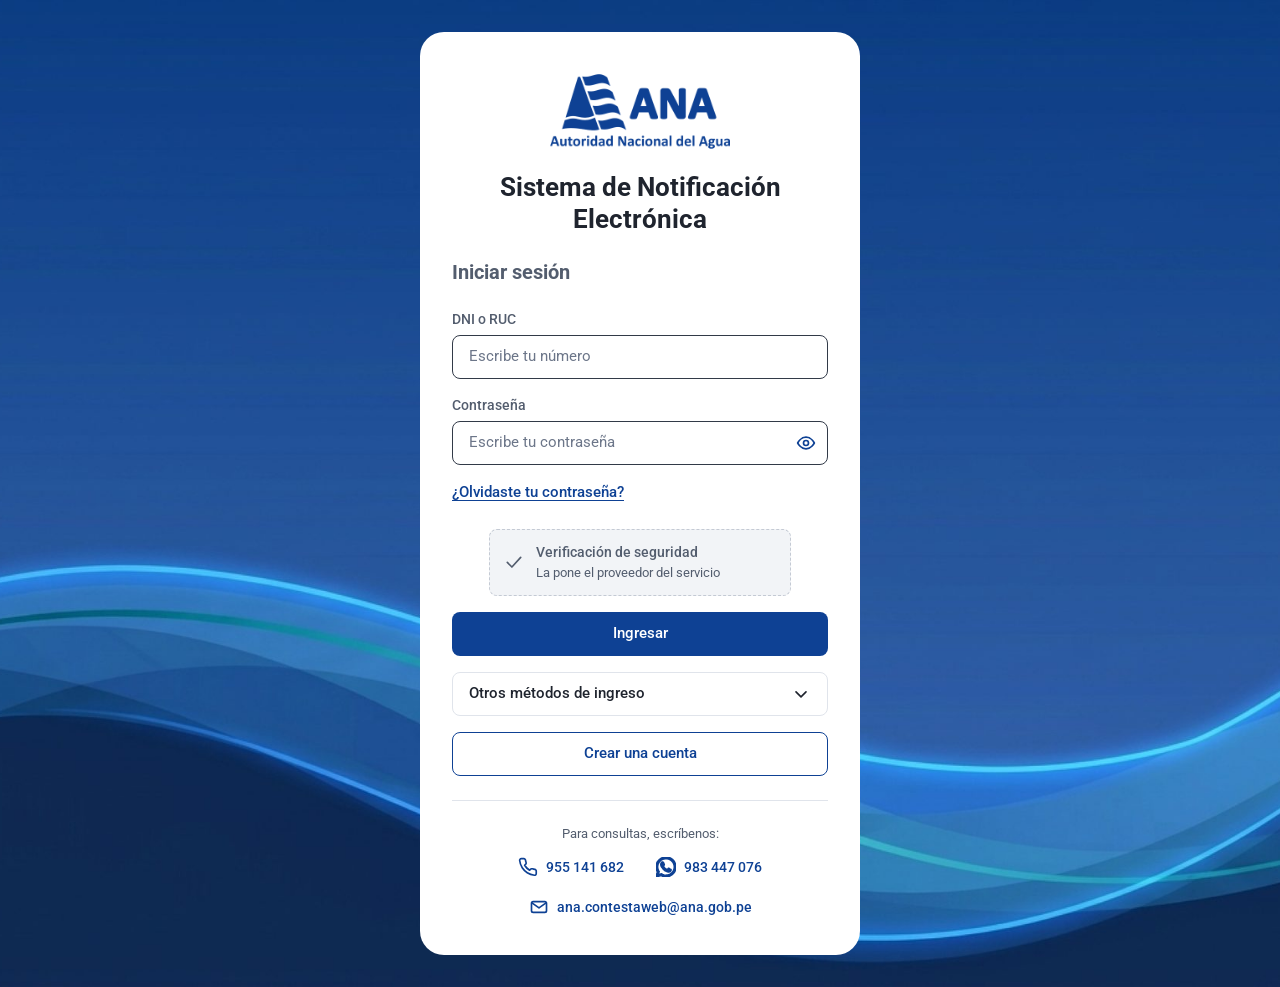
<file: ingreso.html>
<!doctype html>
<html lang="es">
<head>
  <meta charset="utf-8">
  <meta name="viewport" content="width=device-width, initial-scale=1, viewport-fit=cover">
  <title>Iniciar sesión · Casilla Electrónica · ANA</title>
  <link rel="preconnect" href="https://fonts.googleapis.com">
  <link rel="preconnect" href="https://fonts.gstatic.com" crossorigin>
  <link rel="stylesheet" href="https://fonts.googleapis.com/css2?family=Roboto+Mono:wght@400;500&amp;family=Roboto:wght@400;500;700&amp;display=swap">
  <link rel="stylesheet" href="ana.css">
  <script src="app.js" defer></script>
</head>
<body data-pagina="ingreso">
  <!-- Íconos: van dentro de la página para que funcionen sin pedir archivos aparte -->
<svg class="sprite" xmlns="http://www.w3.org/2000/svg" aria-hidden="true" focusable="false">
<!-- Del sistema de diseño ANA (Figma · Iconografía) -->
<symbol id="calendario" viewBox="0 0 24 24"><g transform="scale(1.2)"><path d="M15.4166 4.58301H4.58329C3.66282 4.58301 2.91663 5.3292 2.91663 6.24967V15.4163C2.91663 16.3368 3.66282 17.083 4.58329 17.083H15.4166C16.3371 17.083 17.0833 16.3368 17.0833 15.4163V6.24967C17.0833 5.3292 16.3371 4.58301 15.4166 4.58301Z" stroke="currentColor" stroke-width="1.66667" stroke-linecap="round" stroke-linejoin="round"/><path d="M6.66663 2.5V6.66667M13.3333 2.5V6.66667M2.91663 9.16667H17.0833" stroke="currentColor" stroke-width="1.66667" stroke-linecap="round" stroke-linejoin="round"/></g></symbol>
<symbol id="enviar" viewBox="0 0 24 24"><g transform="scale(1.0909)"><path d="M19.25 2.75L9.625 12.375M9.625 12.375L2.75 8.70833L19.25 2.75L13.2917 19.25L9.625 12.375Z" stroke="currentColor" stroke-width="1.83333" stroke-linecap="round" stroke-linejoin="round"/></g></symbol>
<symbol id="expediente" viewBox="0 0 24 24"><g transform="scale(1.2)"><path d="M2.91663 6.24967C2.91663 5.80765 3.09222 5.38372 3.40478 5.07116C3.71734 4.7586 4.14127 4.58301 4.58329 4.58301H7.24996L8.91663 6.66634H15.4166C15.8587 6.66634 16.2826 6.84194 16.5951 7.1545C16.9077 7.46706 17.0833 7.89098 17.0833 8.33301V14.9997C17.0833 15.4417 16.9077 15.8656 16.5951 16.1782C16.2826 16.4907 15.8587 16.6663 15.4166 16.6663H4.58329C4.14127 16.6663 3.71734 16.4907 3.40478 16.1782C3.09222 15.8656 2.91663 15.4417 2.91663 14.9997V6.24967Z" stroke="currentColor" stroke-width="1.66667" stroke-linecap="round" stroke-linejoin="round"/></g></symbol>
<symbol id="tramites" viewBox="0 0 24 24"><path d="M6 3H13L18 8V21C18 21.2652 17.8946 21.5196 17.7071 21.7071C17.5196 21.8946 17.2652 22 17 22H6C5.73478 22 5.48043 21.8946 5.29289 21.7071C5.10536 21.5196 5 21.2652 5 21V4C5 3.73478 5.10536 3.48043 5.29289 3.29289C5.48043 3.10536 5.73478 3 6 3Z" stroke="currentColor" stroke-width="2" stroke-linecap="round" stroke-linejoin="round"/><path d="M13 3V8H18M8.5 13H15.5M8.5 17H13.5" stroke="currentColor" stroke-width="2" stroke-linecap="round" stroke-linejoin="round"/></symbol>
<symbol id="buscar" viewBox="0 0 24 24"><path d="M10.5 17C14.0899 17 17 14.0899 17 10.5C17 6.91015 14.0899 4 10.5 4C6.91015 4 4 6.91015 4 10.5C4 14.0899 6.91015 17 10.5 17Z" stroke="currentColor" stroke-width="2" stroke-linecap="round" stroke-linejoin="round"/><path d="M15.4 15.4L21 21" stroke="currentColor" stroke-width="2" stroke-linecap="round" stroke-linejoin="round"/></symbol>
<symbol id="usuario" viewBox="0 0 24 24"><path d="M12 12.5C14.2091 12.5 16 10.7091 16 8.5C16 6.29086 14.2091 4.5 12 4.5C9.79086 4.5 8 6.29086 8 8.5C8 10.7091 9.79086 12.5 12 12.5Z" stroke="currentColor" stroke-width="2" stroke-linecap="round" stroke-linejoin="round"/><path d="M4.5 20C4.5 16.4 7.9 14 12 14C16.1 14 19.5 16.4 19.5 20" stroke="currentColor" stroke-width="2" stroke-linecap="round" stroke-linejoin="round"/></symbol>
<symbol id="ayuda" viewBox="0 0 24 24"><path d="M12 21C16.9706 21 21 16.9706 21 12C21 7.02944 16.9706 3 12 3C7.02944 3 3 7.02944 3 12C3 16.9706 7.02944 21 12 21Z" stroke="currentColor" stroke-width="2" stroke-linecap="round" stroke-linejoin="round"/><path d="M9.5 9.3C9.5 7.9 10.6 6.9 12 6.9C13.4 6.9 14.5 7.9 14.5 9.2C14.5 11.1 12 11.1 12 13" stroke="currentColor" stroke-width="2" stroke-linecap="round" stroke-linejoin="round"/><path d="M12 18C12.6627 18 13.2 17.4627 13.2 16.8C13.2 16.1373 12.6627 15.6 12 15.6C11.3372 15.6 10.8 16.1373 10.8 16.8C10.8 17.4627 11.3372 18 12 18Z" fill="currentColor"/></symbol>
<symbol id="check" viewBox="0 0 24 24"><path d="M4 12.5L9.5 18L20 6.5" stroke="currentColor" stroke-width="2" stroke-linecap="round" stroke-linejoin="round"/></symbol>
<symbol id="alerta" viewBox="0 0 24 24"><path d="M12 3.6L22 20.4H2L12 3.6Z" stroke="currentColor" stroke-width="2" stroke-linecap="round" stroke-linejoin="round"/><path d="M12 9.8V13.8" stroke="currentColor" stroke-width="2" stroke-linecap="round" stroke-linejoin="round"/><path d="M12 18.2C12.6627 18.2 13.2 17.6627 13.2 17C13.2 16.3373 12.6627 15.8 12 15.8C11.3372 15.8 10.8 16.3373 10.8 17C10.8 17.6627 11.3372 18.2 12 18.2Z" fill="currentColor"/></symbol>
<symbol id="error" viewBox="0 0 24 24"><path d="M12 21C16.9706 21 21 16.9706 21 12C21 7.02944 16.9706 3 12 3C7.02944 3 3 7.02944 3 12C3 16.9706 7.02944 21 12 21Z" stroke="currentColor" stroke-width="2" stroke-linecap="round" stroke-linejoin="round"/><path d="M12 7.5V12.5" stroke="currentColor" stroke-width="2" stroke-linecap="round" stroke-linejoin="round"/><path d="M12 17.5C12.6627 17.5 13.2 16.9627 13.2 16.3C13.2 15.6373 12.6627 15.1 12 15.1C11.3372 15.1 10.8 15.6373 10.8 16.3C10.8 16.9627 11.3372 17.5 12 17.5Z" fill="currentColor"/></symbol>
<symbol id="info" viewBox="0 0 24 24"><path d="M12 21C16.9706 21 21 16.9706 21 12C21 7.02944 16.9706 3 12 3C7.02944 3 3 7.02944 3 12C3 16.9706 7.02944 21 12 21Z" stroke="currentColor" stroke-width="2" stroke-linecap="round" stroke-linejoin="round"/><path d="M12 16.5V11.5" stroke="currentColor" stroke-width="2" stroke-linecap="round" stroke-linejoin="round"/><path d="M12 9.2C12.6627 9.2 13.2 8.66274 13.2 8C13.2 7.33726 12.6627 6.8 12 6.8C11.3373 6.8 10.8 7.33726 10.8 8C10.8 8.66274 11.3373 9.2 12 9.2Z" fill="currentColor"/></symbol>
<symbol id="chevron-abajo" viewBox="0 0 24 24"><path d="M6 9.5L12 15.5L18 9.5" stroke="currentColor" stroke-width="2" stroke-linecap="round" stroke-linejoin="round"/></symbol>
<symbol id="chevron-derecha" viewBox="0 0 24 24"><path d="M9.5 6L15.5 12L9.5 18" stroke="currentColor" stroke-width="2" stroke-linecap="round" stroke-linejoin="round"/></symbol>
<symbol id="cerrar" viewBox="0 0 24 24"><path d="M6 6L18 18M18 6L6 18" stroke="currentColor" stroke-width="2" stroke-linecap="round" stroke-linejoin="round"/></symbol>
<symbol id="clip" viewBox="0 0 24 24"><path d="M20.5 11.5L12 20C11.0718 20.9283 9.81276 21.4497 8.50001 21.4497C7.18725 21.4497 5.92827 20.9283 5.00001 20C4.07175 19.0717 3.55026 17.8128 3.55026 16.5C3.55026 15.1872 4.07175 13.9283 5.00001 13L13 5C13.6631 4.33695 14.5623 3.96446 15.5 3.96446C16.4377 3.96446 17.337 4.33695 18 5C18.6631 5.66304 19.0355 6.56231 19.0355 7.5C19.0355 8.43768 18.6631 9.33695 18 10L10 18C9.60218 18.3978 9.06262 18.6213 8.50001 18.6213C7.9374 18.6213 7.39783 18.3978 7.00001 18C6.60219 17.6022 6.37869 17.0626 6.37869 16.5C6.37869 15.9374 6.60219 15.3978 7.00001 15L14.5 7.5" stroke="currentColor" stroke-width="2" stroke-linecap="round" stroke-linejoin="round"/></symbol>
<symbol id="descargar" viewBox="0 0 24 24"><path d="M12 3.5V14.5M16.5 10L12 14.5L7.5 10M4 19H20" stroke="currentColor" stroke-width="2" stroke-linecap="round" stroke-linejoin="round"/></symbol>
<symbol id="subir" viewBox="0 0 24 24"><path d="M12 16V4.5M16.5 9L12 4.5L7.5 9M4 19H20" stroke="currentColor" stroke-width="2" stroke-linecap="round" stroke-linejoin="round"/></symbol>
<symbol id="reloj" viewBox="0 0 24 24"><path d="M12 21C16.9706 21 21 16.9706 21 12C21 7.02944 16.9706 3 12 3C7.02944 3 3 7.02944 3 12C3 16.9706 7.02944 21 12 21Z" stroke="currentColor" stroke-width="2" stroke-linecap="round" stroke-linejoin="round"/><path d="M12 7.5V12.5L15.5 14.5" stroke="currentColor" stroke-width="2" stroke-linecap="round" stroke-linejoin="round"/></symbol>
<symbol id="salir" viewBox="0 0 24 24"><path d="M14.5 4.5H18C18.3978 4.5 18.7794 4.65804 19.0607 4.93934C19.342 5.22064 19.5 5.60218 19.5 6V18C19.5 18.3978 19.342 18.7794 19.0607 19.0607C18.7794 19.342 18.3978 19.5 18 19.5H14.5M10 16L6 12L10 8M6 12H14" stroke="currentColor" stroke-width="2" stroke-linecap="round" stroke-linejoin="round"/></symbol>
<symbol id="filtro" viewBox="0 0 24 24"><path d="M3 6H21L14 14V20L10 22V14L3 6Z" stroke="currentColor" stroke-width="2" stroke-linecap="round" stroke-linejoin="round"/></symbol>
<symbol id="agregar" viewBox="0 0 24 24"><path d="M12 5V19M5 12H19" stroke="currentColor" stroke-width="2" stroke-linecap="round" stroke-linejoin="round"/></symbol>
<symbol id="archivo" viewBox="0 0 24 24"><path d="M13 3H7C6.60218 3 6.22064 3.15804 5.93934 3.43934C5.65804 3.72064 5.5 4.10218 5.5 4.5V19.5C5.5 19.8978 5.65804 20.2794 5.93934 20.5607C6.22064 20.842 6.60218 21 7 21H17C17.3978 21 17.7794 20.842 18.0607 20.5607C18.342 20.2794 18.5 19.8978 18.5 19.5V8.5L13 3Z" stroke="currentColor" stroke-width="2" stroke-linecap="round" stroke-linejoin="round"/><path d="M13 3V8.5H18.5" stroke="currentColor" stroke-width="2" stroke-linecap="round" stroke-linejoin="round"/></symbol>
<symbol id="ojo" viewBox="0 0 24 24"><path d="M2 12C2 12 5.6 5 12 5C18.4 5 22 12 22 12C22 12 18.4 19 12 19C5.6 19 2 12 2 12Z" stroke="currentColor" stroke-width="2" stroke-linecap="round" stroke-linejoin="round"/><path d="M12 15C13.6569 15 15 13.6569 15 12C15 10.3431 13.6569 9 12 9C10.3431 9 9 10.3431 9 12C9 13.6569 10.3431 15 12 15Z" stroke="currentColor" stroke-width="2" stroke-linecap="round" stroke-linejoin="round"/></symbol>
<symbol id="mas-acciones" viewBox="0 0 24 24"><path d="M12 6.5C12.8284 6.5 13.5 5.82843 13.5 5C13.5 4.17157 12.8284 3.5 12 3.5C11.1716 3.5 10.5 4.17157 10.5 5C10.5 5.82843 11.1716 6.5 12 6.5Z" stroke="currentColor" stroke-width="2" stroke-linecap="round" stroke-linejoin="round"/><path d="M12 13.5C12.8284 13.5 13.5 12.8284 13.5 12C13.5 11.1716 12.8284 10.5 12 10.5C11.1716 10.5 10.5 11.1716 10.5 12C10.5 12.8284 11.1716 13.5 12 13.5Z" stroke="currentColor" stroke-width="2" stroke-linecap="round" stroke-linejoin="round"/><path d="M12 20.5C12.8284 20.5 13.5 19.8284 13.5 19C13.5 18.1716 12.8284 17.5 12 17.5C11.1716 17.5 10.5 18.1716 10.5 19C10.5 19.8284 11.1716 20.5 12 20.5Z" stroke="currentColor" stroke-width="2" stroke-linecap="round" stroke-linejoin="round"/></symbol>
<symbol id="sobre" viewBox="0 0 24 24"><path d="M19.5 5H4.5C3.39543 5 2.5 5.89543 2.5 7V17C2.5 18.1046 3.39543 19 4.5 19H19.5C20.6046 19 21.5 18.1046 21.5 17V7C21.5 5.89543 20.6046 5 19.5 5Z" stroke="currentColor" stroke-width="2" stroke-linecap="round" stroke-linejoin="round"/><path d="M3 7L12 13L21 7" stroke="currentColor" stroke-width="2" stroke-linecap="round" stroke-linejoin="round"/></symbol>
<symbol id="sobre-abierto" viewBox="0 0 24 24"><path d="M19.5 9H4.5C3.39543 9 2.5 9.89543 2.5 11V17C2.5 18.1046 3.39543 19 4.5 19H19.5C20.6046 19 21.5 18.1046 21.5 17V11C21.5 9.89543 20.6046 9 19.5 9Z" stroke="currentColor" stroke-width="2" stroke-linecap="round" stroke-linejoin="round"/><path d="M2.5 10.5L12 4L21.5 10.5" stroke="currentColor" stroke-width="2" stroke-linecap="round" stroke-linejoin="round"/></symbol>
<symbol id="orden" viewBox="0 0 24 24"><path d="M14.959 9.5H9.04102L12 5.80078L14.959 9.5Z" fill="currentColor" stroke="currentColor"/><path d="M14.959 14.5L12 18.1992L9.04102 14.5H14.959Z" fill="currentColor" stroke="currentColor"/></symbol>
<symbol id="orden-desc" viewBox="0 0 24 24"><path d="M15.584 9.5L12 15.0742L8.41602 9.5H15.584Z" fill="currentColor" stroke="currentColor"/></symbol>
<symbol id="orden-asc" viewBox="0 0 24 24"><path d="M15.584 14.5L12 8.9258L8.41602 14.5H15.584Z" fill="currentColor" stroke="currentColor"/></symbol>
<symbol id="telefono" viewBox="0 0 24 24"><path d="M19.8881 14.9201V17.9201C19.8892 18.1986 19.8322 18.4743 19.7206 18.7294C19.6091 18.9846 19.4454 19.2137 19.2402 19.402C19.035 19.5902 18.7927 19.7336 18.5289 19.8228C18.265 19.912 17.9855 19.9452 17.7081 19.9201C14.631 19.5857 11.6751 18.5342 9.07812 16.8501C6.66194 15.3148 4.61345 13.2663 3.07812 10.8501C1.38809 8.2413 0.33636 5.27109 0.00811671 2.1801C-0.0168728 1.90356 0.0159916 1.62486 0.104617 1.36172C0.193243 1.09859 0.335688 0.856786 0.522883 0.651718C0.710078 0.44665 0.937922 0.282806 1.19191 0.170619C1.44589 0.0584315 1.72046 0.000358432 1.99812 9.69523e-05H4.99812C5.48342 -0.00467949 5.95391 0.167176 6.32188 0.48363C6.68985 0.800084 6.93019 1.23954 6.99812 1.7201C7.12474 2.68016 7.35957 3.62282 7.69812 4.5301C7.83266 4.88802 7.86178 5.27701 7.78202 5.65098C7.70227 6.02494 7.51698 6.36821 7.24812 6.6401L5.97812 7.9101C7.40167 10.4136 9.47457 12.4865 11.9781 13.9101L13.2481 12.6401C13.52 12.3712 13.8633 12.1859 14.2372 12.1062C14.6112 12.0264 15.0002 12.0556 15.3581 12.1901C16.2654 12.5286 17.2081 12.7635 18.1681 12.8901C18.6539 12.9586 19.0975 13.2033 19.4146 13.5776C19.7318 13.9519 19.9003 14.4297 19.8881 14.9201Z" transform="translate(2 2)" stroke="currentColor" stroke-width="2" stroke-linecap="round" stroke-linejoin="round"/></symbol>
<symbol id="whatsapp" viewBox="0 0 24 24"><path fill-rule="evenodd" clip-rule="evenodd" d="M7.17 6.14L6.3 7.01V7.17L5.88 7.85L5.91 8.23L5.74 8.41V9.7L5.91 9.89L5.88 10.27L6.05 10.43L6.02 10.69L6.16 10.8L6.45 11.53L6.73 11.79L6.84 12.19L7.12 12.45V12.61L7.41 12.87V13.03L8.37 14.09V14.25L9.77 15.66H9.94L10.31 16.05H10.48L11.16 16.62H11.32L12.26 17.16H12.54L13.24 17.58L13.48 17.55L14.04 17.84H14.46L14.58 17.98H15.56L15.68 17.84L16.5 17.72L17.04 17.3H17.2L17.67 16.83L17.95 16.27L17.93 16.03L18.09 15.84V15.07L17.88 14.86L17.2 14.6L16.95 14.32H16.78L15.28 13.5H15L14.67 13.69V13.85L13.85 14.65V14.79L13.64 15H12.94L12.42 14.6L11.95 14.44L11.72 14.18H11.55L11.3 13.9H11.13L9.84 12.61V12.45L9.45 12.07L9.42 11.88L9.16 11.65L9.02 11.23L8.88 11.11V10.69L9.59 10.01V9.84L9.98 9.35V9.05L9.7 8.65L9.73 8.39L9.56 8.23L9.59 7.97L9.42 7.8L9.45 7.55L9.16 7.15V6.87L9.02 6.75L8.86 6.28H8.7L8.3 6H7.59L7.48 6.14H7.17ZM18.33 4.22L20.44 6.59L21.68 9.47L21.8 10.97L21.96 11.13V12.56L21.8 12.75L21.82 13.66L21.52 14.39L21.54 14.79L20.72 16.69L19.88 17.95L18.02 19.78L16.78 20.6L14.3 21.56L12.66 21.68L12.54 21.82L9.68 21.56L7.99 21L6.66 20.18L2.93 21.14L2.86 20.62L3.14 20.09L3.26 19.15L3.82 17.48L3.4 16.97L2.44 14.91L2.32 13.97L2.16 13.8L2.18 13.15L2.02 12.96V10.73L2.18 10.55L2.3 9.33L2.86 7.8L4.22 5.65L5.79 4.08L7.03 3.26L8.16 2.7L10.76 2.02H13.22L13.34 2.16L14.6 2.3L16.95 3.26L18.33 4.22ZM21.09 4.12L19.8 2.86L17.91 1.5L15.28 0.4L13.12 0H10.85L8.7 0.4L6.07 1.5L4.31 2.72L1.92 5.37L0.96 7.12L0.26 9.21L0 10.92L0.14 13.85L0.82 16.29L1.66 17.88L0.54 21.47L0 23.98L5.95 22.34H6.38L7.99 23.16L9.54 23.58L13.62 23.72L16.92 22.76L19.43 21.23L21.38 19.29L22.48 17.65L23.02 16.57L23.84 13.71L23.98 11.6L23.58 8.79L22.2 5.65L21.09 4.12Z" fill="currentColor"/></symbol>
<symbol id="correo" viewBox="0 0 24 24"><path d="M19 5.5H5C3.89543 5.5 3 6.39543 3 7.5V16.5C3 17.6046 3.89543 18.5 5 18.5H19C20.1046 18.5 21 17.6046 21 16.5V7.5C21 6.39543 20.1046 5.5 19 5.5Z" stroke="currentColor" stroke-width="2" stroke-linecap="round" stroke-linejoin="round"/><path d="M3.5 7L12 13L20.5 7" stroke="currentColor" stroke-width="2" stroke-linecap="round" stroke-linejoin="round"/></symbol>
<symbol id="editar" viewBox="0 0 24 24"><path d="M4 20H8L20 7.99999C20.5016 7.46379 20.7751 6.75364 20.7629 6.01952C20.7507 5.28539 20.4536 4.58476 19.9344 4.06558C19.4152 3.54641 18.7146 3.24933 17.9805 3.23709C17.2463 3.22485 16.5362 3.4984 16 3.99999L4 16V20Z" stroke="currentColor" stroke-width="2" stroke-linecap="round" stroke-linejoin="round"/></symbol>
<!-- PROVISIONALES: no están en el sistema de diseño todavía -->
<symbol id="candado" viewBox="0 0 24 24"><g fill="none" stroke="currentColor" stroke-width="2" stroke-linecap="round" stroke-linejoin="round"><path d="M17 10.5H7C5.89543 10.5 5 11.3954 5 12.5V18.5C5 19.6046 5.89543 20.5 7 20.5H17C18.1046 20.5 19 19.6046 19 18.5V12.5C19 11.3954 18.1046 10.5 17 10.5Z"/><path d="M8.5 10.5V8C8.5 7.07174 8.86875 6.1815 9.52513 5.52513C10.1815 4.86875 11.0717 4.5 12 4.5C12.9283 4.5 13.8185 4.86875 14.4749 5.52513C15.1313 6.1815 15.5 7.07174 15.5 8V10.5"/></g></symbol>
<symbol id="ojo-tachado" viewBox="0 0 24 24"><g fill="none" stroke="currentColor" stroke-width="2" stroke-linecap="round" stroke-linejoin="round"><path d="M3 3l18 18"/><path d="M10.6 5.1A10.6 10.6 0 0 1 12 5c6.4 0 10 7 10 7a17 17 0 0 1-3 3.8M6.4 6.4C3.6 8.2 2 12 2 12s3.6 7 10 7a9.9 9.9 0 0 0 5.6-1.6"/><path d="M9.9 9.9a3 3 0 0 0 4.2 4.2"/></g></symbol>
<symbol id="enlace" viewBox="0 0 24 24"><g fill="none" stroke="currentColor" stroke-width="2" stroke-linecap="round" stroke-linejoin="round"><path d="M10 14a4.5 4.5 0 0 0 6.4 0l3-3a4.5 4.5 0 0 0-6.4-6.4l-1 1"/><path d="M14 10a4.5 4.5 0 0 0-6.4 0l-3 3a4.5 4.5 0 0 0 6.4 6.4l1-1"/></g></symbol>
<symbol id="dnie" viewBox="0 0 24 24"><g fill="none" stroke="currentColor" stroke-width="2" stroke-linecap="round" stroke-linejoin="round"><rect x="2.5" y="5" width="19" height="14" rx="2"/><circle cx="8.5" cy="11" r="2.2"/><path d="M5.5 16c.6-1.6 1.7-2.4 3-2.4s2.4.8 3 2.4"/><path d="M14.5 10h4M14.5 13.5h3"/></g></symbol>
<symbol id="certificado" viewBox="0 0 24 24"><g fill="none" stroke="currentColor" stroke-width="2" stroke-linecap="round" stroke-linejoin="round"><circle cx="12" cy="9" r="5"/><path d="m9 13.3-1.5 7.2L12 18l4.5 2.5-1.5-7.2"/></g></symbol>
<symbol id="rostro" viewBox="0 0 24 24"><g fill="none" stroke="currentColor" stroke-width="2" stroke-linecap="round" stroke-linejoin="round"><path d="M4 8V6a2 2 0 0 1 2-2h2M16 4h2a2 2 0 0 1 2 2v2M20 16v2a2 2 0 0 1-2 2h-2M8 20H6a2 2 0 0 1-2-2v-2"/><path d="M9 10h.01M15 10h.01"/><path d="M9.5 15a3.5 3.5 0 0 0 5 0"/></g></symbol>
<symbol id="copiar" viewBox="0 0 24 24"><g fill="none" stroke="currentColor" stroke-width="2" stroke-linecap="round" stroke-linejoin="round"><rect x="8" y="8" width="12" height="12" rx="2"/><path d="M16 8V6a2 2 0 0 0-2-2H6a2 2 0 0 0-2 2v8a2 2 0 0 0 2 2h2"/></g></symbol>
</svg>
              <a class="saltar" href="#form-ingreso">Saltar al formulario de ingreso</a>

  <main class="pantalla-ingreso" id="contenido">
    <div class="tarjeta-ingreso">

      <div class="tarjeta-ingreso__marca">
        <img src="img/logo-ana.png" alt="Autoridad Nacional del Agua" width="200" height="95">
        <p class="tarjeta-ingreso__servicio">Sistema de Notificación Electrónica</p>
      </div>

      <h1 class="tarjeta-ingreso__titulo">Iniciar sesión</h1>

      <div class="tarjeta-ingreso__cuerpo">
        <form id="form-ingreso" novalidate tabindex="-1" aria-labelledby="titulo-form">
          <span id="titulo-form" class="visualmente-oculto">Ingresar con DNI o RUC y contraseña</span>

          <div class="campo">
            <label class="campo__etiqueta" for="documento">DNI o RUC</label>
            <input class="campo__control" id="documento" name="documento" type="text"
                   inputmode="numeric" autocomplete="username" maxlength="11"
                   placeholder="Escribe tu número" aria-describedby="documento-error" required>
            <p class="campo__error" id="documento-error" hidden>
              <svg class="icono icono--16" aria-hidden="true" focusable="false"><use href="#alerta"></use></svg>
              <span class="campo__error-texto"></span>
            </p>
          </div>

          <div class="campo">
            <label class="campo__etiqueta" for="clave">Contraseña</label>
            <div class="campo__envoltura">
              <input class="campo__control" id="clave" name="clave" type="password"
                     autocomplete="current-password" placeholder="Escribe tu contraseña"
                     aria-describedby="clave-error" required>
              <button type="button" class="boton boton--icono" id="ver-clave"
                      aria-label="Mostrar contraseña" aria-pressed="false" aria-controls="clave">
                <svg class="icono" aria-hidden="true" focusable="false"><use href="#ojo"></use></svg>
              </button>
            </div>
            <p class="campo__error" id="clave-error" hidden>
              <svg class="icono icono--16" aria-hidden="true" focusable="false"><use href="#alerta"></use></svg>
              <span class="campo__error-texto"></span>
            </p>
          </div>

          <a class="tarjeta-ingreso__olvido" href="recuperar-clave.html"
             data-fuera-de-alcance="Recuperar la contraseña no forma parte de este prototipo.">¿Olvidaste tu contraseña?</a>

          <!-- En el sistema real aquí va el componente del proveedor de verificación -->
          <div class="verificacion" role="group" aria-label="Verificación de seguridad">
            <svg class="icono" aria-hidden="true" focusable="false"><use href="#check"></use></svg>
            <span>Verificación de seguridad<br><span class="t-ayuda">La pone el proveedor del servicio</span></span>
          </div>

          <button type="submit" class="boton boton--primario boton--bloque">Ingresar</button>
        </form>

        <div class="desplegable">
          <button type="button" class="desplegable__boton" data-desplegable
                  aria-expanded="false" aria-controls="panel-metodos">
            Otros métodos de ingreso
            <svg class="icono" aria-hidden="true" focusable="false"><use href="#chevron-abajo"></use></svg>
          </button>
          <div class="desplegable__panel" id="panel-metodos" hidden>
            <ul class="metodos" role="list">
              <li>
                <a class="metodo" href="bandeja.html">
                  <svg class="icono" aria-hidden="true" focusable="false"><use href="#dnie"></use></svg>
                  <span class="metodo__nombre">Con DNI electrónico</span>
                  <svg class="icono" aria-hidden="true" focusable="false"><use href="#chevron-derecha"></use></svg>
                  <span class="metodo__requisito">Necesitas una computadora con lector de DNIe, o un celular con NFC.</span>
                </a>
              </li>
              <li>
                <a class="metodo" href="bandeja.html">
                  <svg class="icono" aria-hidden="true" focusable="false"><use href="#certificado"></use></svg>
                  <span class="metodo__nombre">Con certificado digital</span>
                  <svg class="icono" aria-hidden="true" focusable="false"><use href="#chevron-derecha"></use></svg>
                  <span class="metodo__requisito">Necesitas una computadora con Windows y el Cliente ID Perú instalado.</span>
                </a>
              </li>
              <li>
                <a class="metodo" href="bandeja.html">
                  <svg class="icono" aria-hidden="true" focusable="false"><use href="#rostro"></use></svg>
                  <span class="metodo__nombre">Con reconocimiento facial</span>
                  <svg class="icono" aria-hidden="true" focusable="false"><use href="#chevron-derecha"></use></svg>
                  <span class="metodo__requisito">Necesitas la aplicación ID Perú en tu celular.</span>
                </a>
              </li>
            </ul>
            <p class="metodos__nota">Los tres métodos continúan en ID Perú, la plataforma de RENIEC.</p>
          </div>
        </div>

        <a class="boton boton--secundario boton--bloque" href="registro.html">Crear una cuenta</a>
      </div>

      <hr class="tarjeta-ingreso__separador">

      <div class="contacto">
        <p class="contacto__titulo">Para consultas, escríbenos:</p>
        <p class="contacto__fila">
          <a class="contacto__dato" href="tel:+51955141682">
            <svg class="icono" aria-hidden="true" focusable="false"><use href="#telefono"></use></svg>
            <span><span class="visualmente-oculto">Teléfono: </span>955 141 682</span></a>
          <a class="contacto__dato" href="https://wa.me/51983447076" target="_blank" rel="noopener">
            <svg class="icono" aria-hidden="true" focusable="false"><use href="#whatsapp"></use></svg>
            <span><span class="visualmente-oculto">WhatsApp: </span>983 447 076</span></a>
        </p>
        <p class="contacto__fila">
          <a class="contacto__dato" href="mailto:ana.contestaweb@ana.gob.pe">
            <svg class="icono" aria-hidden="true" focusable="false"><use href="#correo"></use></svg>
            <span><span class="visualmente-oculto">Correo: </span>ana.contestaweb@ana.gob.pe</span></a>
        </p>
      </div>
    </div>
  </main>

  <div class="visualmente-oculto" id="anuncio" role="status" aria-live="polite"></div>
  <aside class="notificacion" id="notificacion" aria-label="Aviso" hidden>
    <svg class="icono" aria-hidden="true" focusable="false"><use href="#info"></use></svg>
    <p class="notificacion__texto"></p>
    <button type="button" class="boton boton--icono" data-cerrar aria-label="Cerrar aviso">
      <svg class="icono" aria-hidden="true" focusable="false"><use href="#cerrar"></use></svg>
    </button>
  </aside>
</body>
</html>
</file>
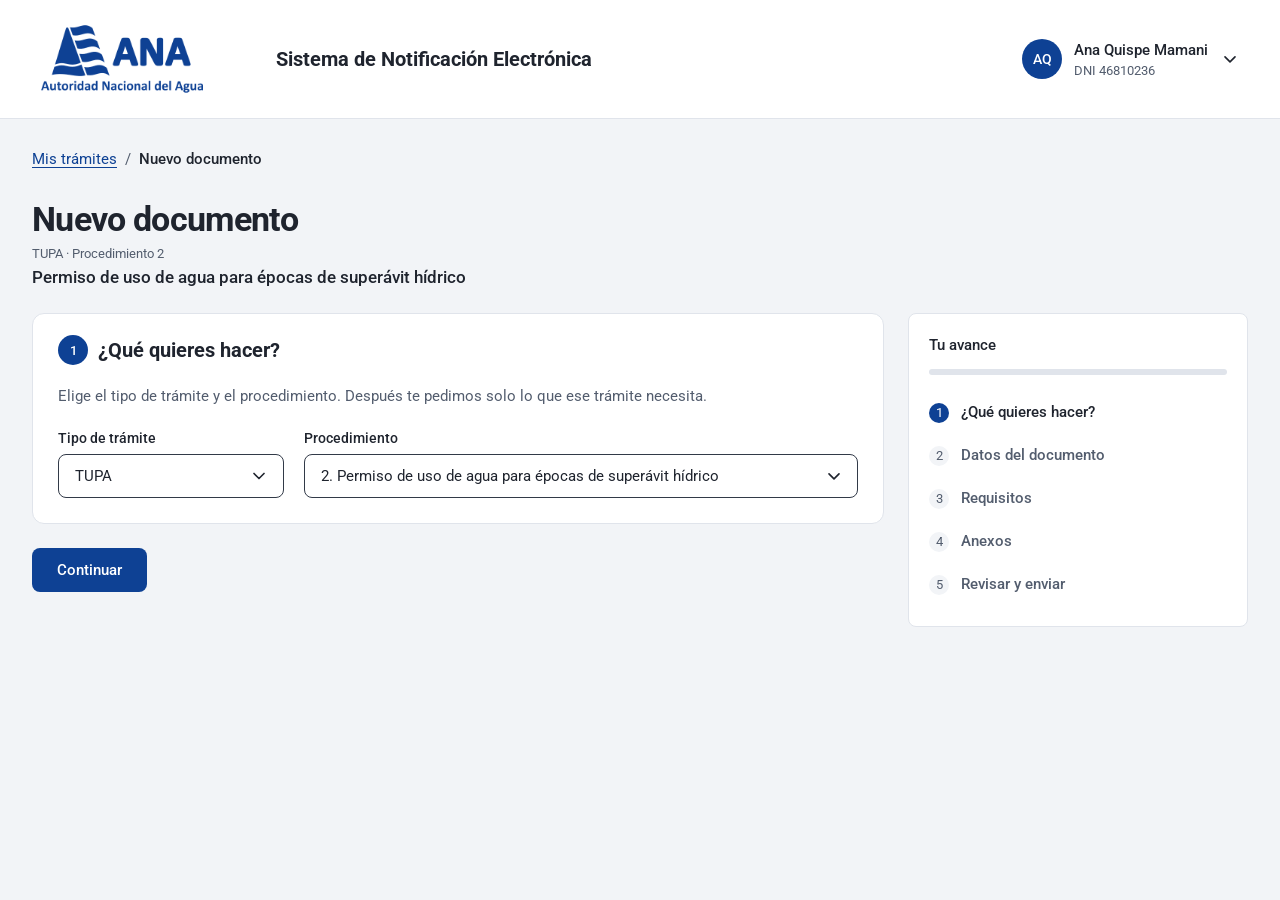
<file: nuevo-documento.html>
<!doctype html>
<html lang="es">
<head>
  <meta charset="utf-8">
  <meta name="viewport" content="width=device-width, initial-scale=1, viewport-fit=cover">
  <title>Nuevo documento · Casilla Electrónica · ANA</title>
  <link rel="preconnect" href="https://fonts.googleapis.com">
  <link rel="preconnect" href="https://fonts.gstatic.com" crossorigin>
  <link rel="stylesheet" href="https://fonts.googleapis.com/css2?family=Roboto+Mono:wght@400;500&amp;family=Roboto:wght@400;500;700&amp;display=swap">
  <link rel="stylesheet" href="ana.css">
  <script src="app.js" defer></script>
</head>
<body data-pagina="nuevo-documento">
  <!-- Íconos: van dentro de la página para que funcionen sin pedir archivos aparte -->
<svg class="sprite" xmlns="http://www.w3.org/2000/svg" aria-hidden="true" focusable="false">
<!-- Del sistema de diseño ANA (Figma · Iconografía) -->
<symbol id="calendario" viewBox="0 0 24 24"><g transform="scale(1.2)"><path d="M15.4166 4.58301H4.58329C3.66282 4.58301 2.91663 5.3292 2.91663 6.24967V15.4163C2.91663 16.3368 3.66282 17.083 4.58329 17.083H15.4166C16.3371 17.083 17.0833 16.3368 17.0833 15.4163V6.24967C17.0833 5.3292 16.3371 4.58301 15.4166 4.58301Z" stroke="currentColor" stroke-width="1.66667" stroke-linecap="round" stroke-linejoin="round"/><path d="M6.66663 2.5V6.66667M13.3333 2.5V6.66667M2.91663 9.16667H17.0833" stroke="currentColor" stroke-width="1.66667" stroke-linecap="round" stroke-linejoin="round"/></g></symbol>
<symbol id="enviar" viewBox="0 0 24 24"><g transform="scale(1.0909)"><path d="M19.25 2.75L9.625 12.375M9.625 12.375L2.75 8.70833L19.25 2.75L13.2917 19.25L9.625 12.375Z" stroke="currentColor" stroke-width="1.83333" stroke-linecap="round" stroke-linejoin="round"/></g></symbol>
<symbol id="expediente" viewBox="0 0 24 24"><g transform="scale(1.2)"><path d="M2.91663 6.24967C2.91663 5.80765 3.09222 5.38372 3.40478 5.07116C3.71734 4.7586 4.14127 4.58301 4.58329 4.58301H7.24996L8.91663 6.66634H15.4166C15.8587 6.66634 16.2826 6.84194 16.5951 7.1545C16.9077 7.46706 17.0833 7.89098 17.0833 8.33301V14.9997C17.0833 15.4417 16.9077 15.8656 16.5951 16.1782C16.2826 16.4907 15.8587 16.6663 15.4166 16.6663H4.58329C4.14127 16.6663 3.71734 16.4907 3.40478 16.1782C3.09222 15.8656 2.91663 15.4417 2.91663 14.9997V6.24967Z" stroke="currentColor" stroke-width="1.66667" stroke-linecap="round" stroke-linejoin="round"/></g></symbol>
<symbol id="tramites" viewBox="0 0 24 24"><path d="M6 3H13L18 8V21C18 21.2652 17.8946 21.5196 17.7071 21.7071C17.5196 21.8946 17.2652 22 17 22H6C5.73478 22 5.48043 21.8946 5.29289 21.7071C5.10536 21.5196 5 21.2652 5 21V4C5 3.73478 5.10536 3.48043 5.29289 3.29289C5.48043 3.10536 5.73478 3 6 3Z" stroke="currentColor" stroke-width="2" stroke-linecap="round" stroke-linejoin="round"/><path d="M13 3V8H18M8.5 13H15.5M8.5 17H13.5" stroke="currentColor" stroke-width="2" stroke-linecap="round" stroke-linejoin="round"/></symbol>
<symbol id="buscar" viewBox="0 0 24 24"><path d="M10.5 17C14.0899 17 17 14.0899 17 10.5C17 6.91015 14.0899 4 10.5 4C6.91015 4 4 6.91015 4 10.5C4 14.0899 6.91015 17 10.5 17Z" stroke="currentColor" stroke-width="2" stroke-linecap="round" stroke-linejoin="round"/><path d="M15.4 15.4L21 21" stroke="currentColor" stroke-width="2" stroke-linecap="round" stroke-linejoin="round"/></symbol>
<symbol id="usuario" viewBox="0 0 24 24"><path d="M12 12.5C14.2091 12.5 16 10.7091 16 8.5C16 6.29086 14.2091 4.5 12 4.5C9.79086 4.5 8 6.29086 8 8.5C8 10.7091 9.79086 12.5 12 12.5Z" stroke="currentColor" stroke-width="2" stroke-linecap="round" stroke-linejoin="round"/><path d="M4.5 20C4.5 16.4 7.9 14 12 14C16.1 14 19.5 16.4 19.5 20" stroke="currentColor" stroke-width="2" stroke-linecap="round" stroke-linejoin="round"/></symbol>
<symbol id="ayuda" viewBox="0 0 24 24"><path d="M12 21C16.9706 21 21 16.9706 21 12C21 7.02944 16.9706 3 12 3C7.02944 3 3 7.02944 3 12C3 16.9706 7.02944 21 12 21Z" stroke="currentColor" stroke-width="2" stroke-linecap="round" stroke-linejoin="round"/><path d="M9.5 9.3C9.5 7.9 10.6 6.9 12 6.9C13.4 6.9 14.5 7.9 14.5 9.2C14.5 11.1 12 11.1 12 13" stroke="currentColor" stroke-width="2" stroke-linecap="round" stroke-linejoin="round"/><path d="M12 18C12.6627 18 13.2 17.4627 13.2 16.8C13.2 16.1373 12.6627 15.6 12 15.6C11.3372 15.6 10.8 16.1373 10.8 16.8C10.8 17.4627 11.3372 18 12 18Z" fill="currentColor"/></symbol>
<symbol id="check" viewBox="0 0 24 24"><path d="M4 12.5L9.5 18L20 6.5" stroke="currentColor" stroke-width="2" stroke-linecap="round" stroke-linejoin="round"/></symbol>
<symbol id="alerta" viewBox="0 0 24 24"><path d="M12 3.6L22 20.4H2L12 3.6Z" stroke="currentColor" stroke-width="2" stroke-linecap="round" stroke-linejoin="round"/><path d="M12 9.8V13.8" stroke="currentColor" stroke-width="2" stroke-linecap="round" stroke-linejoin="round"/><path d="M12 18.2C12.6627 18.2 13.2 17.6627 13.2 17C13.2 16.3373 12.6627 15.8 12 15.8C11.3372 15.8 10.8 16.3373 10.8 17C10.8 17.6627 11.3372 18.2 12 18.2Z" fill="currentColor"/></symbol>
<symbol id="error" viewBox="0 0 24 24"><path d="M12 21C16.9706 21 21 16.9706 21 12C21 7.02944 16.9706 3 12 3C7.02944 3 3 7.02944 3 12C3 16.9706 7.02944 21 12 21Z" stroke="currentColor" stroke-width="2" stroke-linecap="round" stroke-linejoin="round"/><path d="M12 7.5V12.5" stroke="currentColor" stroke-width="2" stroke-linecap="round" stroke-linejoin="round"/><path d="M12 17.5C12.6627 17.5 13.2 16.9627 13.2 16.3C13.2 15.6373 12.6627 15.1 12 15.1C11.3372 15.1 10.8 15.6373 10.8 16.3C10.8 16.9627 11.3372 17.5 12 17.5Z" fill="currentColor"/></symbol>
<symbol id="info" viewBox="0 0 24 24"><path d="M12 21C16.9706 21 21 16.9706 21 12C21 7.02944 16.9706 3 12 3C7.02944 3 3 7.02944 3 12C3 16.9706 7.02944 21 12 21Z" stroke="currentColor" stroke-width="2" stroke-linecap="round" stroke-linejoin="round"/><path d="M12 16.5V11.5" stroke="currentColor" stroke-width="2" stroke-linecap="round" stroke-linejoin="round"/><path d="M12 9.2C12.6627 9.2 13.2 8.66274 13.2 8C13.2 7.33726 12.6627 6.8 12 6.8C11.3373 6.8 10.8 7.33726 10.8 8C10.8 8.66274 11.3373 9.2 12 9.2Z" fill="currentColor"/></symbol>
<symbol id="chevron-abajo" viewBox="0 0 24 24"><path d="M6 9.5L12 15.5L18 9.5" stroke="currentColor" stroke-width="2" stroke-linecap="round" stroke-linejoin="round"/></symbol>
<symbol id="chevron-derecha" viewBox="0 0 24 24"><path d="M9.5 6L15.5 12L9.5 18" stroke="currentColor" stroke-width="2" stroke-linecap="round" stroke-linejoin="round"/></symbol>
<symbol id="cerrar" viewBox="0 0 24 24"><path d="M6 6L18 18M18 6L6 18" stroke="currentColor" stroke-width="2" stroke-linecap="round" stroke-linejoin="round"/></symbol>
<symbol id="clip" viewBox="0 0 24 24"><path d="M20.5 11.5L12 20C11.0718 20.9283 9.81276 21.4497 8.50001 21.4497C7.18725 21.4497 5.92827 20.9283 5.00001 20C4.07175 19.0717 3.55026 17.8128 3.55026 16.5C3.55026 15.1872 4.07175 13.9283 5.00001 13L13 5C13.6631 4.33695 14.5623 3.96446 15.5 3.96446C16.4377 3.96446 17.337 4.33695 18 5C18.6631 5.66304 19.0355 6.56231 19.0355 7.5C19.0355 8.43768 18.6631 9.33695 18 10L10 18C9.60218 18.3978 9.06262 18.6213 8.50001 18.6213C7.9374 18.6213 7.39783 18.3978 7.00001 18C6.60219 17.6022 6.37869 17.0626 6.37869 16.5C6.37869 15.9374 6.60219 15.3978 7.00001 15L14.5 7.5" stroke="currentColor" stroke-width="2" stroke-linecap="round" stroke-linejoin="round"/></symbol>
<symbol id="descargar" viewBox="0 0 24 24"><path d="M12 3.5V14.5M16.5 10L12 14.5L7.5 10M4 19H20" stroke="currentColor" stroke-width="2" stroke-linecap="round" stroke-linejoin="round"/></symbol>
<symbol id="subir" viewBox="0 0 24 24"><path d="M12 16V4.5M16.5 9L12 4.5L7.5 9M4 19H20" stroke="currentColor" stroke-width="2" stroke-linecap="round" stroke-linejoin="round"/></symbol>
<symbol id="reloj" viewBox="0 0 24 24"><path d="M12 21C16.9706 21 21 16.9706 21 12C21 7.02944 16.9706 3 12 3C7.02944 3 3 7.02944 3 12C3 16.9706 7.02944 21 12 21Z" stroke="currentColor" stroke-width="2" stroke-linecap="round" stroke-linejoin="round"/><path d="M12 7.5V12.5L15.5 14.5" stroke="currentColor" stroke-width="2" stroke-linecap="round" stroke-linejoin="round"/></symbol>
<symbol id="salir" viewBox="0 0 24 24"><path d="M14.5 4.5H18C18.3978 4.5 18.7794 4.65804 19.0607 4.93934C19.342 5.22064 19.5 5.60218 19.5 6V18C19.5 18.3978 19.342 18.7794 19.0607 19.0607C18.7794 19.342 18.3978 19.5 18 19.5H14.5M10 16L6 12L10 8M6 12H14" stroke="currentColor" stroke-width="2" stroke-linecap="round" stroke-linejoin="round"/></symbol>
<symbol id="filtro" viewBox="0 0 24 24"><path d="M3 6H21L14 14V20L10 22V14L3 6Z" stroke="currentColor" stroke-width="2" stroke-linecap="round" stroke-linejoin="round"/></symbol>
<symbol id="agregar" viewBox="0 0 24 24"><path d="M12 5V19M5 12H19" stroke="currentColor" stroke-width="2" stroke-linecap="round" stroke-linejoin="round"/></symbol>
<symbol id="archivo" viewBox="0 0 24 24"><path d="M13 3H7C6.60218 3 6.22064 3.15804 5.93934 3.43934C5.65804 3.72064 5.5 4.10218 5.5 4.5V19.5C5.5 19.8978 5.65804 20.2794 5.93934 20.5607C6.22064 20.842 6.60218 21 7 21H17C17.3978 21 17.7794 20.842 18.0607 20.5607C18.342 20.2794 18.5 19.8978 18.5 19.5V8.5L13 3Z" stroke="currentColor" stroke-width="2" stroke-linecap="round" stroke-linejoin="round"/><path d="M13 3V8.5H18.5" stroke="currentColor" stroke-width="2" stroke-linecap="round" stroke-linejoin="round"/></symbol>
<symbol id="ojo" viewBox="0 0 24 24"><path d="M2 12C2 12 5.6 5 12 5C18.4 5 22 12 22 12C22 12 18.4 19 12 19C5.6 19 2 12 2 12Z" stroke="currentColor" stroke-width="2" stroke-linecap="round" stroke-linejoin="round"/><path d="M12 15C13.6569 15 15 13.6569 15 12C15 10.3431 13.6569 9 12 9C10.3431 9 9 10.3431 9 12C9 13.6569 10.3431 15 12 15Z" stroke="currentColor" stroke-width="2" stroke-linecap="round" stroke-linejoin="round"/></symbol>
<symbol id="mas-acciones" viewBox="0 0 24 24"><path d="M12 6.5C12.8284 6.5 13.5 5.82843 13.5 5C13.5 4.17157 12.8284 3.5 12 3.5C11.1716 3.5 10.5 4.17157 10.5 5C10.5 5.82843 11.1716 6.5 12 6.5Z" stroke="currentColor" stroke-width="2" stroke-linecap="round" stroke-linejoin="round"/><path d="M12 13.5C12.8284 13.5 13.5 12.8284 13.5 12C13.5 11.1716 12.8284 10.5 12 10.5C11.1716 10.5 10.5 11.1716 10.5 12C10.5 12.8284 11.1716 13.5 12 13.5Z" stroke="currentColor" stroke-width="2" stroke-linecap="round" stroke-linejoin="round"/><path d="M12 20.5C12.8284 20.5 13.5 19.8284 13.5 19C13.5 18.1716 12.8284 17.5 12 17.5C11.1716 17.5 10.5 18.1716 10.5 19C10.5 19.8284 11.1716 20.5 12 20.5Z" stroke="currentColor" stroke-width="2" stroke-linecap="round" stroke-linejoin="round"/></symbol>
<symbol id="sobre" viewBox="0 0 24 24"><path d="M19.5 5H4.5C3.39543 5 2.5 5.89543 2.5 7V17C2.5 18.1046 3.39543 19 4.5 19H19.5C20.6046 19 21.5 18.1046 21.5 17V7C21.5 5.89543 20.6046 5 19.5 5Z" stroke="currentColor" stroke-width="2" stroke-linecap="round" stroke-linejoin="round"/><path d="M3 7L12 13L21 7" stroke="currentColor" stroke-width="2" stroke-linecap="round" stroke-linejoin="round"/></symbol>
<symbol id="sobre-abierto" viewBox="0 0 24 24"><path d="M19.5 9H4.5C3.39543 9 2.5 9.89543 2.5 11V17C2.5 18.1046 3.39543 19 4.5 19H19.5C20.6046 19 21.5 18.1046 21.5 17V11C21.5 9.89543 20.6046 9 19.5 9Z" stroke="currentColor" stroke-width="2" stroke-linecap="round" stroke-linejoin="round"/><path d="M2.5 10.5L12 4L21.5 10.5" stroke="currentColor" stroke-width="2" stroke-linecap="round" stroke-linejoin="round"/></symbol>
<symbol id="orden" viewBox="0 0 24 24"><path d="M14.959 9.5H9.04102L12 5.80078L14.959 9.5Z" fill="currentColor" stroke="currentColor"/><path d="M14.959 14.5L12 18.1992L9.04102 14.5H14.959Z" fill="currentColor" stroke="currentColor"/></symbol>
<symbol id="orden-desc" viewBox="0 0 24 24"><path d="M15.584 9.5L12 15.0742L8.41602 9.5H15.584Z" fill="currentColor" stroke="currentColor"/></symbol>
<symbol id="orden-asc" viewBox="0 0 24 24"><path d="M15.584 14.5L12 8.9258L8.41602 14.5H15.584Z" fill="currentColor" stroke="currentColor"/></symbol>
<symbol id="telefono" viewBox="0 0 24 24"><path d="M19.8881 14.9201V17.9201C19.8892 18.1986 19.8322 18.4743 19.7206 18.7294C19.6091 18.9846 19.4454 19.2137 19.2402 19.402C19.035 19.5902 18.7927 19.7336 18.5289 19.8228C18.265 19.912 17.9855 19.9452 17.7081 19.9201C14.631 19.5857 11.6751 18.5342 9.07812 16.8501C6.66194 15.3148 4.61345 13.2663 3.07812 10.8501C1.38809 8.2413 0.33636 5.27109 0.00811671 2.1801C-0.0168728 1.90356 0.0159916 1.62486 0.104617 1.36172C0.193243 1.09859 0.335688 0.856786 0.522883 0.651718C0.710078 0.44665 0.937922 0.282806 1.19191 0.170619C1.44589 0.0584315 1.72046 0.000358432 1.99812 9.69523e-05H4.99812C5.48342 -0.00467949 5.95391 0.167176 6.32188 0.48363C6.68985 0.800084 6.93019 1.23954 6.99812 1.7201C7.12474 2.68016 7.35957 3.62282 7.69812 4.5301C7.83266 4.88802 7.86178 5.27701 7.78202 5.65098C7.70227 6.02494 7.51698 6.36821 7.24812 6.6401L5.97812 7.9101C7.40167 10.4136 9.47457 12.4865 11.9781 13.9101L13.2481 12.6401C13.52 12.3712 13.8633 12.1859 14.2372 12.1062C14.6112 12.0264 15.0002 12.0556 15.3581 12.1901C16.2654 12.5286 17.2081 12.7635 18.1681 12.8901C18.6539 12.9586 19.0975 13.2033 19.4146 13.5776C19.7318 13.9519 19.9003 14.4297 19.8881 14.9201Z" transform="translate(2 2)" stroke="currentColor" stroke-width="2" stroke-linecap="round" stroke-linejoin="round"/></symbol>
<symbol id="whatsapp" viewBox="0 0 24 24"><path fill-rule="evenodd" clip-rule="evenodd" d="M7.17 6.14L6.3 7.01V7.17L5.88 7.85L5.91 8.23L5.74 8.41V9.7L5.91 9.89L5.88 10.27L6.05 10.43L6.02 10.69L6.16 10.8L6.45 11.53L6.73 11.79L6.84 12.19L7.12 12.45V12.61L7.41 12.87V13.03L8.37 14.09V14.25L9.77 15.66H9.94L10.31 16.05H10.48L11.16 16.62H11.32L12.26 17.16H12.54L13.24 17.58L13.48 17.55L14.04 17.84H14.46L14.58 17.98H15.56L15.68 17.84L16.5 17.72L17.04 17.3H17.2L17.67 16.83L17.95 16.27L17.93 16.03L18.09 15.84V15.07L17.88 14.86L17.2 14.6L16.95 14.32H16.78L15.28 13.5H15L14.67 13.69V13.85L13.85 14.65V14.79L13.64 15H12.94L12.42 14.6L11.95 14.44L11.72 14.18H11.55L11.3 13.9H11.13L9.84 12.61V12.45L9.45 12.07L9.42 11.88L9.16 11.65L9.02 11.23L8.88 11.11V10.69L9.59 10.01V9.84L9.98 9.35V9.05L9.7 8.65L9.73 8.39L9.56 8.23L9.59 7.97L9.42 7.8L9.45 7.55L9.16 7.15V6.87L9.02 6.75L8.86 6.28H8.7L8.3 6H7.59L7.48 6.14H7.17ZM18.33 4.22L20.44 6.59L21.68 9.47L21.8 10.97L21.96 11.13V12.56L21.8 12.75L21.82 13.66L21.52 14.39L21.54 14.79L20.72 16.69L19.88 17.95L18.02 19.78L16.78 20.6L14.3 21.56L12.66 21.68L12.54 21.82L9.68 21.56L7.99 21L6.66 20.18L2.93 21.14L2.86 20.62L3.14 20.09L3.26 19.15L3.82 17.48L3.4 16.97L2.44 14.91L2.32 13.97L2.16 13.8L2.18 13.15L2.02 12.96V10.73L2.18 10.55L2.3 9.33L2.86 7.8L4.22 5.65L5.79 4.08L7.03 3.26L8.16 2.7L10.76 2.02H13.22L13.34 2.16L14.6 2.3L16.95 3.26L18.33 4.22ZM21.09 4.12L19.8 2.86L17.91 1.5L15.28 0.4L13.12 0H10.85L8.7 0.4L6.07 1.5L4.31 2.72L1.92 5.37L0.96 7.12L0.26 9.21L0 10.92L0.14 13.85L0.82 16.29L1.66 17.88L0.54 21.47L0 23.98L5.95 22.34H6.38L7.99 23.16L9.54 23.58L13.62 23.72L16.92 22.76L19.43 21.23L21.38 19.29L22.48 17.65L23.02 16.57L23.84 13.71L23.98 11.6L23.58 8.79L22.2 5.65L21.09 4.12Z" fill="currentColor"/></symbol>
<symbol id="correo" viewBox="0 0 24 24"><path d="M19 5.5H5C3.89543 5.5 3 6.39543 3 7.5V16.5C3 17.6046 3.89543 18.5 5 18.5H19C20.1046 18.5 21 17.6046 21 16.5V7.5C21 6.39543 20.1046 5.5 19 5.5Z" stroke="currentColor" stroke-width="2" stroke-linecap="round" stroke-linejoin="round"/><path d="M3.5 7L12 13L20.5 7" stroke="currentColor" stroke-width="2" stroke-linecap="round" stroke-linejoin="round"/></symbol>
<symbol id="editar" viewBox="0 0 24 24"><path d="M4 20H8L20 7.99999C20.5016 7.46379 20.7751 6.75364 20.7629 6.01952C20.7507 5.28539 20.4536 4.58476 19.9344 4.06558C19.4152 3.54641 18.7146 3.24933 17.9805 3.23709C17.2463 3.22485 16.5362 3.4984 16 3.99999L4 16V20Z" stroke="currentColor" stroke-width="2" stroke-linecap="round" stroke-linejoin="round"/></symbol>
<!-- PROVISIONALES: no están en el sistema de diseño todavía -->
<symbol id="candado" viewBox="0 0 24 24"><g fill="none" stroke="currentColor" stroke-width="2" stroke-linecap="round" stroke-linejoin="round"><path d="M17 10.5H7C5.89543 10.5 5 11.3954 5 12.5V18.5C5 19.6046 5.89543 20.5 7 20.5H17C18.1046 20.5 19 19.6046 19 18.5V12.5C19 11.3954 18.1046 10.5 17 10.5Z"/><path d="M8.5 10.5V8C8.5 7.07174 8.86875 6.1815 9.52513 5.52513C10.1815 4.86875 11.0717 4.5 12 4.5C12.9283 4.5 13.8185 4.86875 14.4749 5.52513C15.1313 6.1815 15.5 7.07174 15.5 8V10.5"/></g></symbol>
<symbol id="ojo-tachado" viewBox="0 0 24 24"><g fill="none" stroke="currentColor" stroke-width="2" stroke-linecap="round" stroke-linejoin="round"><path d="M3 3l18 18"/><path d="M10.6 5.1A10.6 10.6 0 0 1 12 5c6.4 0 10 7 10 7a17 17 0 0 1-3 3.8M6.4 6.4C3.6 8.2 2 12 2 12s3.6 7 10 7a9.9 9.9 0 0 0 5.6-1.6"/><path d="M9.9 9.9a3 3 0 0 0 4.2 4.2"/></g></symbol>
<symbol id="enlace" viewBox="0 0 24 24"><g fill="none" stroke="currentColor" stroke-width="2" stroke-linecap="round" stroke-linejoin="round"><path d="M10 14a4.5 4.5 0 0 0 6.4 0l3-3a4.5 4.5 0 0 0-6.4-6.4l-1 1"/><path d="M14 10a4.5 4.5 0 0 0-6.4 0l-3 3a4.5 4.5 0 0 0 6.4 6.4l1-1"/></g></symbol>
<symbol id="dnie" viewBox="0 0 24 24"><g fill="none" stroke="currentColor" stroke-width="2" stroke-linecap="round" stroke-linejoin="round"><rect x="2.5" y="5" width="19" height="14" rx="2"/><circle cx="8.5" cy="11" r="2.2"/><path d="M5.5 16c.6-1.6 1.7-2.4 3-2.4s2.4.8 3 2.4"/><path d="M14.5 10h4M14.5 13.5h3"/></g></symbol>
<symbol id="certificado" viewBox="0 0 24 24"><g fill="none" stroke="currentColor" stroke-width="2" stroke-linecap="round" stroke-linejoin="round"><circle cx="12" cy="9" r="5"/><path d="m9 13.3-1.5 7.2L12 18l4.5 2.5-1.5-7.2"/></g></symbol>
<symbol id="rostro" viewBox="0 0 24 24"><g fill="none" stroke="currentColor" stroke-width="2" stroke-linecap="round" stroke-linejoin="round"><path d="M4 8V6a2 2 0 0 1 2-2h2M16 4h2a2 2 0 0 1 2 2v2M20 16v2a2 2 0 0 1-2 2h-2M8 20H6a2 2 0 0 1-2-2v-2"/><path d="M9 10h.01M15 10h.01"/><path d="M9.5 15a3.5 3.5 0 0 0 5 0"/></g></symbol>
<symbol id="copiar" viewBox="0 0 24 24"><g fill="none" stroke="currentColor" stroke-width="2" stroke-linecap="round" stroke-linejoin="round"><rect x="8" y="8" width="12" height="12" rx="2"/><path d="M16 8V6a2 2 0 0 0-2-2H6a2 2 0 0 0-2 2v8a2 2 0 0 0 2 2h2"/></g></symbol>
</svg>
            <a class="saltar" href="#contenido">Saltar al contenido principal</a>

  <header class="barra-superior">
    <div class="barra-superior__interior">
      <a class="barra-superior__logo" href="bandeja.html">
        <img src="img/logo-ana.png" alt="Autoridad Nacional del Agua, ir a Mis trámites" width="180" height="85">
      </a>
      <p class="barra-superior__servicio">Sistema de Notificación Electrónica</p>
      <div class="usuario">
        <button type="button" class="usuario__boton" aria-haspopup="menu" aria-expanded="false"
                aria-controls="menu-usuario" aria-label="Ana Quispe Mamani, DNI 46810236, menú de tu cuenta">
          <span class="usuario__avatar" aria-hidden="true">AQ</span>
          <span class="usuario__datos" aria-hidden="true">
            <span class="usuario__nombre">Ana Quispe Mamani</span>
            <span class="usuario__doc">DNI 46810236</span>
          </span>
          <svg class="icono" aria-hidden="true" focusable="false"><use href="#chevron-abajo"></use></svg>
        </button>
        <ul class="menu" role="menu" id="menu-usuario" aria-label="Tu cuenta" hidden>
          <li role="none" class="menu__cabecera" aria-hidden="true">
            <span class="usuario__avatar">AQ</span>
            <span><span class="menu__cabecera-nombre usuario__nombre">Ana Quispe Mamani</span><span class="usuario__doc">DNI 46810236</span></span>
          </li>
          <li role="none"><a class="menu__item" role="menuitem" href="perfil.html">
            <svg class="icono" aria-hidden="true" focusable="false"><use href="#usuario"></use></svg>Mi perfil</a></li>
          <li role="none"><a class="menu__item" role="menuitem" href="ayuda.html" data-fuera-de-alcance="Ayuda y preguntas frecuentes no forma parte de este prototipo.">
            <svg class="icono" aria-hidden="true" focusable="false"><use href="#ayuda"></use></svg>Ayuda y preguntas frecuentes</a></li>
          <li role="separator" class="menu__separador"></li>
          <li role="none"><a class="menu__item menu__item--secundario" role="menuitem" href="ingreso.html">
            <svg class="icono" aria-hidden="true" focusable="false"><use href="#salir"></use></svg>Cerrar sesión</a></li>
        </ul>
      </div>
    </div>
  </header>

  <main class="pagina pagina--formulario" id="contenido" tabindex="-1">

    <nav class="migas" aria-label="Estás en">
      <ol>
        <li><a href="bandeja.html">Mis trámites</a></li>
        <li><span aria-current="page">Nuevo documento</span></li>
      </ol>
    </nav>

    <div class="encabezado-pagina">
      <div class="encabezado-pagina__texto">
        <h1 class="t-h1">Nuevo documento</h1>
        <p class="tramite-elegido">
          <span class="tramite-elegido__tipo" id="tramite-tipo">TUPA · Procedimiento 2</span>
          <span class="tramite-elegido__nombre" id="tramite-nombre">Permiso de uso de agua para épocas de superávit hídrico</span>
        </p>
      </div>
    </div>

    <div class="reparto">
      <div class="pasos">

        <!-- PASO 1 -->
        <section class="paso" data-paso="inicio" aria-labelledby="titulo-paso-1">
          <form id="form-paso-1" class="paso__form" novalidate>
            <div class="tarjeta-paso">
              <div class="paso__encabezado">
                <span class="marcador marcador--actual js-paso-num" aria-hidden="true">1</span>
                <h2 class="paso__titulo" id="titulo-paso-1" tabindex="-1"><span class="visualmente-oculto js-paso-prefijo"></span>¿Qué quieres hacer?</h2>
              </div>
              <p class="paso__intro">Elige el tipo de trámite y el procedimiento. Después te pedimos solo lo que ese trámite necesita.</p>
              <div class="reticula">
                <div class="campo col-3">
                  <label class="campo__etiqueta" for="tipo-tramite">Tipo de trámite</label>
                  <select class="campo__control" id="tipo-tramite">
                    <option>TUPA</option>
                    <option>NO TUPA</option>
                  </select>
                </div>
                <div class="campo col-7">
                  <label class="campo__etiqueta" for="procedimiento">Procedimiento</label>
                  <select class="campo__control" id="procedimiento"></select>
                </div>
              </div>
            </div>
            <div class="paso__botones">
              <button type="submit" class="boton boton--primario">Continuar</button>
            </div>
          </form>
        </section>


        <!-- DATOS DEL SOLICITANTE -->
        <section class="paso" data-paso="solicitante" aria-labelledby="titulo-solicitante" hidden>
          <form id="form-solicitante" class="paso__form" novalidate>
            <div class="tarjeta-paso">
              <div class="paso__encabezado">
                <span class="marcador marcador--actual js-paso-num" aria-hidden="true">2</span>
                <h2 class="paso__titulo" id="titulo-solicitante" tabindex="-1"><span class="visualmente-oculto js-paso-prefijo"></span>Datos del solicitante</h2>
              </div>
              <div class="aviso aviso--error" id="errores-solicitante" tabindex="-1" hidden></div>
              <p class="paso__intro">Vienen de tu cuenta, verificados con RENIEC. Si algo cambió, actualízalo en tu perfil antes de enviar.</p>
              <dl class="reticula datos-solicitante">
                <div class="dato col-10"><dt>Funcionario/a responsable</dt><dd>Responsable de Acceso a la Información Pública</dd></div>
                <div class="dato col-5"><dt class="js-perfil-doc-tipo">Documento</dt><dd class="js-perfil-doc">DNI 46810236</dd></div>
                <div class="dato col-5"><dt class="js-perfil-nombre-tipo">Nombres y apellidos</dt><dd class="js-perfil-nombre">Ana Quispe Mamani</dd></div>
              </dl>
              <div class="reticula js-solo-juridica" hidden>
                <div class="campo col-10">
                  <label class="campo__etiqueta" for="rep-sol">Representante legal</label>
                  <input class="campo__control" id="rep-sol" type="text" value="" aria-describedby="rep-sol-error" required list="representantes" autocomplete="off" placeholder="Buscar por nombre o apellido">
                  <p class="campo__error" id="rep-sol-error" hidden>
                    <svg class="icono icono--16" aria-hidden="true" focusable="false"><use href="#alerta"></use></svg>
                    <span class="campo__error-texto"></span>
                  </p>
                </div>
              </div>
              <dl class="reticula datos-solicitante">
                <div class="dato col-5"><dt>Dirección</dt><dd class="js-perfil-direccion">Jr. Los Sauces 245</dd></div>
                <div class="dato col-5"><dt>Departamento, provincia y distrito</dt><dd>Lima · Lima · Ate</dd></div>
                <div class="dato col-5"><dt>Correo electrónico</dt><dd>correo@ejemplo.com</dd></div>
                <div class="dato col-5"><dt>Teléfono</dt><dd>987654321</dd></div>
              </dl>
            </div>
            <div class="paso__botones">
              <button type="submit" class="boton boton--primario">Continuar</button>
              <button type="button" class="boton boton--secundario" data-volver>Volver</button>
            </div>
          </form>
        </section>

        <!-- INFORMACIÓN SOLICITADA -->
        <section class="paso" data-paso="informacion" aria-labelledby="titulo-informacion" hidden>
          <form id="form-informacion" class="paso__form" novalidate>
            <div class="tarjeta-paso">
              <div class="paso__encabezado">
                <span class="marcador marcador--actual js-paso-num" aria-hidden="true">2</span>
                <h2 class="paso__titulo" id="titulo-informacion" tabindex="-1"><span class="visualmente-oculto js-paso-prefijo"></span>Información solicitada</h2>
              </div>
              <div class="aviso aviso--error" id="errores-informacion" tabindex="-1" hidden></div>
              <p class="paso__intro">Todos los datos son obligatorios, salvo los que dicen opcional.</p>
              <div class="reticula">
                <div class="campo">
                  <label class="campo__etiqueta" for="pedido">Expresión concreta y precisa del pedido de información, según lo establecido en el art. 13.2 del DS 007-2024-JUS</label>
                  <textarea class="campo__control campo__control--area" id="pedido" rows="5" maxlength="2000" aria-describedby="pedido-ayuda pedido-error" required></textarea>
                  <p class="campo__ayuda" id="pedido-ayuda"><span class="contador" id="pedido-contador">0 / 2000</span></p>
                  <p class="campo__error" id="pedido-error" hidden>
                    <svg class="icono icono--16" aria-hidden="true" focusable="false"><use href="#alerta"></use></svg>
                    <span class="campo__error-texto"></span>
                  </p>
                </div>
                <div class="campo">
                  <span class="campo__etiqueta" id="adjunto-etiqueta">Adjunto, si lo tienes <span class="campo__opcional">· opcional</span></span>
                  <div id="adjunto-zona"></div>
                  <p class="campo__ayuda" id="adjunto-ayuda">Archivo .pdf, hasta 300 MB.</p>
                  <p class="campo__error" id="adjunto-error" hidden>
                    <svg class="icono icono--16" aria-hidden="true" focusable="false"><use href="#alerta"></use></svg>
                    <span class="campo__error-texto"></span>
                  </p>
                </div>
                <div class="campo col-5">
                  <label class="campo__etiqueta" for="entrega">Forma de entrega de la información</label>
                  <select class="campo__control" id="entrega" aria-describedby="entrega-error" required><option value="">Selecciona</option><option>Copia simple</option><option>Copia fedateada</option><option>Correo electrónico</option><option>CD o memoria USB</option></select>
                  <p class="campo__error" id="entrega-error" hidden>
                    <svg class="icono icono--16" aria-hidden="true" focusable="false"><use href="#alerta"></use></svg>
                    <span class="campo__error-texto"></span>
                  </p>
                </div>
              </div>
            </div>
            <div class="paso__botones">
              <button type="submit" class="boton boton--primario">Continuar</button>
              <button type="button" class="boton boton--secundario" data-volver>Volver</button>
            </div>
          </form>
        </section>

        <!-- REQUISITOS OPCIONALES -->
        <section class="paso" data-paso="opcionales" aria-labelledby="titulo-opcionales" hidden>
          <form id="form-opcionales" class="paso__form" novalidate>
            <div class="tarjeta-paso">
              <div class="paso__encabezado">
                <span class="marcador marcador--actual js-paso-num" aria-hidden="true">2</span>
                <h2 class="paso__titulo" id="titulo-opcionales" tabindex="-1"><span class="visualmente-oculto js-paso-prefijo"></span>Requisitos opcionales</h2>
              </div>
              <div class="aviso aviso--error" id="errores-opcionales" tabindex="-1" hidden></div>
              <p class="paso__intro">Solo la dependencia es obligatoria. El resto puedes dejarlo en blanco: la ANA lo usa para sus estadísticas y no cambia la atención de tu pedido.</p>
              <div class="reticula">
                <div class="campo col-10">
                  <label class="campo__etiqueta" for="dependencia">Dependencia que posee la información</label>
                  <input class="campo__control" id="dependencia" type="text" value="" aria-describedby="dependencia-ayuda dependencia-error" required list="dependencias" autocomplete="off" placeholder="Buscar dependencia…">
                  <p class="campo__ayuda" id="dependencia-ayuda">Escribe para buscar entre las dependencias de la ANA.</p>
                  <p class="campo__error" id="dependencia-error" hidden>
                    <svg class="icono icono--16" aria-hidden="true" focusable="false"><use href="#alerta"></use></svg>
                    <span class="campo__error-texto"></span>
                  </p>
                </div>
                <div class="campo col-5">
                  <label class="campo__etiqueta" for="sexo">Sexo <span class="campo__opcional">· opcional</span></label>
                  <select class="campo__control" id="sexo" aria-describedby="sexo-error"><option value="">Selecciona</option><option>Femenino</option><option>Masculino</option><option>Prefiero no decirlo</option></select>
                  <p class="campo__error" id="sexo-error" hidden>
                    <svg class="icono icono--16" aria-hidden="true" focusable="false"><use href="#alerta"></use></svg>
                    <span class="campo__error-texto"></span>
                  </p>
                </div>
                <div class="campo col-5">
                  <label class="campo__etiqueta" for="edad">Edad <span class="campo__opcional">· opcional</span></label>
                  <input class="campo__control" id="edad" type="text" inputmode="numeric" aria-describedby="edad-error">
                  <p class="campo__error" id="edad-error" hidden>
                    <svg class="icono icono--16" aria-hidden="true" focusable="false"><use href="#alerta"></use></svg>
                    <span class="campo__error-texto"></span>
                  </p>
                </div>
                <div class="campo col-5">
                  <label class="campo__etiqueta" for="etnia">Autoidentificación étnica <span class="campo__opcional">· opcional</span></label>
                  <select class="campo__control" id="etnia" aria-describedby="etnia-error"><option value="">Selecciona</option><option>Quechua</option><option>Aimara</option><option>Nativo o indígena de la Amazonía</option><option>Parte de otro pueblo indígena u originario</option><option>Afrodescendiente</option><option>Blanco</option><option>Mestizo</option><option>Otro</option><option>Prefiero no decirlo</option></select>
                  <p class="campo__error" id="etnia-error" hidden>
                    <svg class="icono icono--16" aria-hidden="true" focusable="false"><use href="#alerta"></use></svg>
                    <span class="campo__error-texto"></span>
                  </p>
                </div>
                <div class="campo col-5">
                  <label class="campo__etiqueta" for="discapacidad">Discapacidad <span class="campo__opcional">· opcional</span></label>
                  <select class="campo__control" id="discapacidad" aria-describedby="discapacidad-error"><option value="">Selecciona</option><option>No</option><option>Sí, para ver</option><option>Sí, para oír</option><option>Sí, para moverse o caminar</option><option>Sí, para entender o aprender</option><option>Sí, para relacionarse con los demás</option><option>Prefiero no decirlo</option></select>
                  <p class="campo__error" id="discapacidad-error" hidden>
                    <svg class="icono icono--16" aria-hidden="true" focusable="false"><use href="#alerta"></use></svg>
                    <span class="campo__error-texto"></span>
                  </p>
                </div>
                <div class="campo col-5">
                  <label class="campo__etiqueta" for="lengua">Lengua materna <span class="campo__opcional">· opcional</span></label>
                  <select class="campo__control" id="lengua" aria-describedby="lengua-error"><option value="">Selecciona</option><option>Castellano</option><option>Quechua</option><option>Aimara</option><option>Asháninka</option><option>Awajún</option><option>Shipibo-Konibo</option><option>Otra lengua originaria</option><option>Lengua de señas peruana</option><option>Lengua extranjera</option></select>
                  <p class="campo__error" id="lengua-error" hidden>
                    <svg class="icono icono--16" aria-hidden="true" focusable="false"><use href="#alerta"></use></svg>
                    <span class="campo__error-texto"></span>
                  </p>
                </div>
                <div class="campo col-5">
                  <label class="campo__etiqueta" for="area">Área geográfica de procedencia <span class="campo__opcional">· opcional</span></label>
                  <select class="campo__control" id="area" aria-describedby="area-error"><option value="">Selecciona</option><option>Urbana</option><option>Rural</option></select>
                  <p class="campo__error" id="area-error" hidden>
                    <svg class="icono icono--16" aria-hidden="true" focusable="false"><use href="#alerta"></use></svg>
                    <span class="campo__error-texto"></span>
                  </p>
                </div>
              </div>
              <datalist id="dependencias"><option value="Alta Dirección"><option value="Secretaría General"><option value="Oficina de Asesoría Jurídica"><option value="Oficina de Administración"><option value="Oficina de Planeamiento y Presupuesto"><option value="Unidad de Atención al Ciudadano y Gestión Documentaria"><option value="Dirección de Administración de Recursos Hídricos"><option value="Dirección de Calidad y Evaluación de Recursos Hídricos"><option value="Dirección de Planificación y Desarrollo de los Recursos Hídricos"><option value="Dirección del Sistema Nacional de Información de Recursos Hídricos"><option value="Dirección de Estudios de Proyectos Hidráulicos Multisectoriales"><option value="Dirección de Organizaciones de Usuarios de Agua"><option value="Autoridad Administrativa del Agua Cañete-Fortaleza"><option value="Administración Local de Agua Chillón-Rímac-Lurín"><option value="Administración Local de Agua Mala-Omas-Cañete"><option value="Administración Local de Agua Huaura"></datalist>
            </div>
            <div class="paso__botones">
              <button type="submit" class="boton boton--primario">Continuar</button>
              <button type="button" class="boton boton--secundario" data-volver>Volver</button>
            </div>
          </form>
        </section>

        <!-- MODALIDAD DE NOTIFICACIÓN -->
        <section class="paso" data-paso="notificacion" aria-labelledby="titulo-notificacion" hidden>
          <form id="form-notificacion" class="paso__form" novalidate>
            <div class="tarjeta-paso">
              <div class="paso__encabezado">
                <span class="marcador marcador--actual js-paso-num" aria-hidden="true">2</span>
                <h2 class="paso__titulo" id="titulo-notificacion" tabindex="-1"><span class="visualmente-oculto js-paso-prefijo"></span>Modalidad de notificación</h2>
              </div>
              <div class="aviso aviso--error" id="errores-notificacion" tabindex="-1" hidden></div>
              
              <div class="reticula">
                <div class="campo col-5">
                  <label class="campo__etiqueta" for="modalidad">Modalidad de notificación</label>
                  <select class="campo__control" id="modalidad" aria-describedby="modalidad-ayuda modalidad-error" required><option value="">Selecciona</option><option>Por correo electrónico</option><option>Por casilla electrónica</option><option>En mi domicilio</option><option>Por mensajería</option></select>
                  <p class="campo__ayuda" id="modalidad-ayuda">Si eliges correo, mensajería o domicilio, revisa que ese dato esté en tus datos.</p>
                  <p class="campo__error" id="modalidad-error" hidden>
                    <svg class="icono icono--16" aria-hidden="true" focusable="false"><use href="#alerta"></use></svg>
                    <span class="campo__error-texto"></span>
                  </p>
                </div>
                <div class="campo">
                  <label class="campo__etiqueta" for="observaciones">Observaciones <span class="campo__opcional">· opcional</span></label>
                  <textarea class="campo__control campo__control--area" id="observaciones" rows="4" maxlength="1000" aria-describedby="observaciones-ayuda observaciones-error"></textarea>
                  <p class="campo__ayuda" id="observaciones-ayuda">Si quieres agregar algo sobre tu solicitud. <span class="contador" id="observaciones-contador">0 / 1000</span></p>
                  <p class="campo__error" id="observaciones-error" hidden>
                    <svg class="icono icono--16" aria-hidden="true" focusable="false"><use href="#alerta"></use></svg>
                    <span class="campo__error-texto"></span>
                  </p>
                </div>
              </div>
              <div class="casillas">
                <div class="casilla-campo">
                  <label class="casilla"><input type="checkbox" id="autorizo" aria-describedby="autorizo-ayuda autorizo-error" required>
                    <span>Autorizo que las comunicaciones de la ANA se remitan a mi correo electrónico.</span></label>
                  <p class="campo__ayuda" id="autorizo-ayuda">Obligatorio. Es el correo de tu cuenta; para cambiarlo, entra a tu perfil.</p>
                  <p class="campo__error" id="autorizo-error" hidden>
                    <svg class="icono icono--16" aria-hidden="true" focusable="false"><use href="#alerta"></use></svg>
                    <span class="campo__error-texto"></span>
                  </p>
                </div>
                <div class="casilla-campo">
                  <label class="casilla"><input type="checkbox" id="consiento" aria-describedby="consiento-ayuda consiento-error" required>
                    <span>Doy mi consentimiento para el tratamiento de mis datos personales, según la Ley N° 29733.</span></label>
                  <p class="campo__ayuda" id="consiento-ayuda">Obligatorio. Puedes <a href="https://www.leyes.congreso.gob.pe/Documentos/Leyes/29733.pdf" target="_blank" rel="noopener">leer la ley<span class="visualmente-oculto"> (se abre en otra pestaña)</span></a> antes de aceptar.</p>
                  <p class="campo__error" id="consiento-error" hidden>
                    <svg class="icono icono--16" aria-hidden="true" focusable="false"><use href="#alerta"></use></svg>
                    <span class="campo__error-texto"></span>
                  </p>
                </div>
              </div>
            </div>
            <div class="paso__botones">
              <button type="submit" class="boton boton--primario">Continuar</button>
              <button type="button" class="boton boton--secundario" data-volver>Volver</button>
            </div>
          </form>
        </section>

        <!-- PASO 2 -->
        <section class="paso" data-paso="datos" aria-labelledby="titulo-paso-2" hidden>
          <form id="form-paso-2" class="paso__form" novalidate>
            <div class="tarjeta-paso">
              <div class="paso__encabezado">
                <span class="marcador marcador--actual js-paso-num" aria-hidden="true">2</span>
                <h2 class="paso__titulo" id="titulo-paso-2" tabindex="-1"><span class="visualmente-oculto js-paso-prefijo"></span>Datos del documento</h2>
              </div>
              <div class="aviso aviso--error" id="errores-paso-2" tabindex="-1" hidden></div>
              <p class="paso__intro">Todos los datos son obligatorios, salvo los que dicen opcional.</p>

              <div class="reticula">
                <dl class="dato col-7">
                  <dt>Entidad</dt>
                  <dd>Autoridad Nacional del Agua</dd>
                </dl>
                <dl class="dato col-3 js-solo-notupa" hidden>
                  <dt>Sede</dt>
                  <dd>Sede Central</dd>
                </dl>
                <p class="t-ayuda col-10 js-solo-notupa" hidden>La entidad y la sede las define el procedimiento.</p>
                <div class="campo col-3 js-solo-tupa" id="campo-sede">
                  <label class="campo__etiqueta" for="sede">Sede</label>
                  <select class="campo__control" id="sede" aria-describedby="sede-error" required>
                    <option value="">Selecciona la sede</option>
                    <option>Sede Central</option>
                  </select>
                  <p class="campo__error" id="sede-error" hidden>
                    <svg class="icono icono--16" aria-hidden="true" focusable="false"><use href="#alerta"></use></svg>
                    <span class="campo__error-texto"></span>
                  </p>
                </div>

                <div class="col-10 js-solo-juridica" hidden><div class="reticula">
                <div class="campo col-10">
                  <label class="campo__etiqueta" for="rep-doc">Representante legal</label>
                  <input class="campo__control" id="rep-doc" type="text" value="" aria-describedby="rep-doc-error" required list="representantes" autocomplete="off" placeholder="Buscar por nombre o apellido">
                  <p class="campo__error" id="rep-doc-error" hidden>
                    <svg class="icono icono--16" aria-hidden="true" focusable="false"><use href="#alerta"></use></svg>
                    <span class="campo__error-texto"></span>
                  </p>
                </div>
                </div></div>
                <h3 class="subtitulo-form col-10 js-bloque" data-bloque="iga" hidden>Datos del Instrumento de Gestión Ambiental (IGA)</h3>
                <div class="campo col-5 js-bloque" data-bloque="iga" hidden>
                  <label class="campo__etiqueta" for="iga-sector">Sector</label>
                  <select class="campo__control" id="iga-sector" aria-describedby="iga-sector-error" required><option value="">Selecciona</option><option selected>Minería</option><option>Energía</option><option>Agricultura</option><option>Industria</option><option>Vivienda y construcción</option><option>Transportes</option></select>
                  <p class="campo__error" id="iga-sector-error" hidden>
                    <svg class="icono icono--16" aria-hidden="true" focusable="false"><use href="#alerta"></use></svg>
                    <span class="campo__error-texto"></span>
                  </p>
                </div>
                <div class="campo col-5 js-bloque" data-bloque="iga" hidden>
                  <label class="campo__etiqueta" for="iga-actividad">Actividad</label>
                  <select class="campo__control" id="iga-actividad" aria-describedby="iga-actividad-error" required><option value="">Selecciona</option><option selected>Exploración</option><option>Explotación</option><option>Beneficio</option><option>Cierre</option></select>
                  <p class="campo__error" id="iga-actividad-error" hidden>
                    <svg class="icono icono--16" aria-hidden="true" focusable="false"><use href="#alerta"></use></svg>
                    <span class="campo__error-texto"></span>
                  </p>
                </div>
                <div class="campo col-5 js-bloque" data-bloque="iga" hidden>
                  <label class="campo__etiqueta" for="iga-tipo">Tipo de IGA / procedimiento</label>
                  <select class="campo__control" id="iga-tipo" aria-describedby="iga-tipo-error" required><option value="">Selecciona</option><option selected>Declaración de Impacto Ambiental</option><option>Estudio de Impacto Ambiental semidetallado</option><option>Estudio de Impacto Ambiental detallado</option><option>Informe técnico sustentatorio</option></select>
                  <p class="campo__error" id="iga-tipo-error" hidden>
                    <svg class="icono icono--16" aria-hidden="true" focusable="false"><use href="#alerta"></use></svg>
                    <span class="campo__error-texto"></span>
                  </p>
                </div>
                <div class="campo col-5 js-bloque" data-bloque="iga" hidden>
                  <label class="campo__etiqueta" for="iga-etapa">Etapa</label>
                  <select class="campo__control" id="iga-etapa" aria-describedby="iga-etapa-error" required><option value="">Selecciona</option><option selected>Evaluación</option><option>Modificación</option><option>Actualización</option></select>
                  <p class="campo__error" id="iga-etapa-error" hidden>
                    <svg class="icono icono--16" aria-hidden="true" focusable="false"><use href="#alerta"></use></svg>
                    <span class="campo__error-texto"></span>
                  </p>
                </div>
                <p class="chip-plazo col-10 js-bloque" data-bloque="congreso" hidden>CONGRESO · plazo de atención 48 horas hábiles</p>
                <h3 class="subtitulo-form col-10 js-bloque" data-bloque="congreso" hidden>Datos del Congreso</h3>
                <p class="t-ayuda col-10 js-bloque" data-bloque="congreso" hidden>Presentas el trámite en nombre de un congresista. La ANA lo atiende en 48 horas hábiles.</p>
                <div class="campo col-3 js-bloque" data-bloque="congreso" hidden>
                  <label class="campo__etiqueta" for="cg-camara">Cámara</label>
                  <select class="campo__control" id="cg-camara" aria-describedby="cg-camara-error" required><option value="">Selecciona</option><option selected>Diputados</option><option>Senadores</option></select>
                  <p class="campo__error" id="cg-camara-error" hidden>
                    <svg class="icono icono--16" aria-hidden="true" focusable="false"><use href="#alerta"></use></svg>
                    <span class="campo__error-texto"></span>
                  </p>
                </div>
                <div class="campo col-7 js-bloque" data-bloque="congreso" hidden>
                  <label class="campo__etiqueta" for="cg-congresista">Congresista</label>
                  <input class="campo__control" id="cg-congresista" type="text" value="Nombre del congresista (ejemplo)" aria-describedby="cg-congresista-error" required>
                  <p class="campo__error" id="cg-congresista-error" hidden>
                    <svg class="icono icono--16" aria-hidden="true" focusable="false"><use href="#alerta"></use></svg>
                    <span class="campo__error-texto"></span>
                  </p>
                </div>
                <div class="campo col-5 js-bloque" data-bloque="congreso" hidden>
                  <label class="campo__etiqueta" for="cg-comision">Comisión</label>
                  <input class="campo__control" id="cg-comision" type="text" value="Comisión de ejemplo" aria-describedby="cg-comision-error" required>
                  <p class="campo__error" id="cg-comision-error" hidden>
                    <svg class="icono icono--16" aria-hidden="true" focusable="false"><use href="#alerta"></use></svg>
                    <span class="campo__error-texto"></span>
                  </p>
                </div>
                <div class="campo col-5 js-bloque" data-bloque="congreso" hidden>
                  <label class="campo__etiqueta" for="cg-peticion">Tipo de petición</label>
                  <select class="campo__control" id="cg-peticion" aria-describedby="cg-peticion-error" required><option value="">Selecciona</option><option selected>Pedido de información</option><option>Invitación a sesión</option><option>Opinión técnica</option><option>Otro</option></select>
                  <p class="campo__error" id="cg-peticion-error" hidden>
                    <svg class="icono icono--16" aria-hidden="true" focusable="false"><use href="#alerta"></use></svg>
                    <span class="campo__error-texto"></span>
                  </p>
                </div>
                <div class="campo col-4">
                  <label class="campo__etiqueta" for="tipo-doc">Tipo de documento</label>
                  <select class="campo__control" id="tipo-doc" aria-describedby="tipo-doc-error" required>
                    <option value="">Selecciona</option>
                    <option selected>Solicitud</option>
                    <option>Carta</option>
                    <option>Oficio</option>
                    <option>Informe</option>
                  </select>
                  <p class="campo__error" id="tipo-doc-error" hidden>
                    <svg class="icono icono--16" aria-hidden="true" focusable="false"><use href="#alerta"></use></svg>
                    <span class="campo__error-texto"></span>
                  </p>
                </div>
                <div class="campo col-4">
                  <label class="campo__etiqueta" for="num-doc">N° de documento</label>
                  <input class="campo__control" id="num-doc" type="text" value="001-2026"
                         aria-describedby="num-doc-ayuda num-doc-error" required>
                  <p class="campo__ayuda" id="num-doc-ayuda">Ejemplo: 939-2020-MLL</p>
                  <p class="campo__error" id="num-doc-error" hidden>
                    <svg class="icono icono--16" aria-hidden="true" focusable="false"><use href="#alerta"></use></svg>
                    <span class="campo__error-texto"></span>
                  </p>
                </div>
                <div class="campo col-2">
                  <label class="campo__etiqueta" for="folios">N° de folios</label>
                  <input class="campo__control" id="folios" type="text" inputmode="numeric" value="3"
                         aria-describedby="folios-error" required>
                  <p class="campo__error" id="folios-error" hidden>
                    <svg class="icono icono--16" aria-hidden="true" focusable="false"><use href="#alerta"></use></svg>
                    <span class="campo__error-texto"></span>
                  </p>
                </div>

                <div class="campo">
                  <label class="campo__etiqueta" for="asunto">Asunto</label>
                  <input class="campo__control" id="asunto" type="text" value="Uso de agua, campaña 2026"
                         aria-describedby="asunto-error" required>
                  <p class="campo__error" id="asunto-error" hidden>
                    <svg class="icono icono--16" aria-hidden="true" focusable="false"><use href="#alerta"></use></svg>
                    <span class="campo__error-texto"></span>
                  </p>
                </div>

                <div class="campo col-3 js-bloque" data-bloque="bienes" hidden>
                  <label class="campo__etiqueta" for="orden-servicio">Orden de servicio</label>
                  <input class="campo__control" id="orden-servicio" type="text" value="" aria-describedby="orden-servicio-ayuda orden-servicio-error" required placeholder="Ejemplo: 0001-2026">
                  <p class="campo__ayuda" id="orden-servicio-ayuda">Formato: xxxx-año</p>
                  <p class="campo__error" id="orden-servicio-error" hidden>
                    <svg class="icono icono--16" aria-hidden="true" focusable="false"><use href="#alerta"></use></svg>
                    <span class="campo__error-texto"></span>
                  </p>
                </div>
                <div class="campo col-5">
                  <label class="campo__etiqueta" for="cut">CUT de referencia <span class="campo__opcional">· opcional</span></label>
                  <input class="campo__control" id="cut" type="text" inputmode="numeric"
                         aria-describedby="cut-ayuda cut-error">
                  <p class="campo__ayuda" id="cut-ayuda">Si tu trámite responde a otro anterior</p>
                  <p class="campo__error" id="cut-error" hidden>
                    <svg class="icono icono--16" aria-hidden="true" focusable="false"><use href="#alerta"></use></svg>
                    <span class="campo__error-texto"></span>
                  </p>
                </div>
                <div class="campo col-5">
                  <label class="campo__etiqueta" for="ref-ana">Documento de referencia ANA <span class="campo__opcional">· opcional</span></label>
                  <input class="campo__control" id="ref-ana" type="text">
                </div>
                <div class="campo col-10 js-solo-notupa" hidden>
                  <span class="campo__etiqueta" id="digitalizado-etiqueta">Documento digitalizado</span>
                  <div id="digitalizado-zona"></div>
                  <p class="campo__ayuda" id="digitalizado-ayuda">Un archivo PDF, hasta 400 MB.</p>
                  <p class="campo__error" id="digitalizado-error" hidden>
                    <svg class="icono icono--16" aria-hidden="true" focusable="false"><use href="#alerta"></use></svg>
                    <span class="campo__error-texto"></span>
                  </p>
                </div>
              </div>
              <datalist id="representantes"><option value="Carlos Huamán Ríos"><option value="Lucía Paredes Soto"><option value="Jorge Salazar Vega"></datalist>
            </div>
            <div class="paso__botones">
              <button type="submit" class="boton boton--primario">Continuar</button>
              <button type="button" class="boton boton--secundario" data-volver>Volver</button>
            </div>
          </form>
        </section>

        <!-- PASO 3 -->
        <section class="paso" data-paso="requisitos" aria-labelledby="titulo-paso-3" hidden>
          <form id="form-paso-3" class="paso__form" novalidate>
            <div class="tarjeta-paso">
              <div class="paso__encabezado">
                <span class="marcador marcador--actual js-paso-num" aria-hidden="true">3</span>
                <h2 class="paso__titulo" id="titulo-paso-3" tabindex="-1"><span class="visualmente-oculto js-paso-prefijo"></span>Requisitos</h2>
              </div>
              <div class="aviso aviso--error" id="errores-paso-3" tabindex="-1" hidden></div>
              <p class="paso__intro">Sube cada documento en PDF, hasta 400 MB por archivo. Puedes ver lo que subiste antes de enviar.</p>
              <ul class="requisitos" id="lista-requisitos" role="list"></ul>
              <p class="t-ayuda" id="peso-total"></p>
              <p class="t-ayuda">Si el procedimiento es simplificado (D.S. 022-2016-MINAGRI), no pagas derecho de trámite.</p>
            </div>
            <div class="paso__botones">
              <button type="submit" class="boton boton--primario">Continuar</button>
              <button type="button" class="boton boton--secundario" data-volver>Volver</button>
            </div>
          </form>
        </section>

        <!-- PASO 4 -->
        <section class="paso" data-paso="anexos" aria-labelledby="titulo-paso-4" hidden>
          <form id="form-paso-4" class="paso__form" novalidate>
            <div class="tarjeta-paso">
              <div class="paso__encabezado">
                <span class="marcador marcador--actual js-paso-num" aria-hidden="true">4</span>
                <h2 class="paso__titulo" id="titulo-paso-4" tabindex="-1"><span class="visualmente-oculto js-paso-prefijo"></span>Anexos</h2>
              </div>
              <p class="paso__intro">Opcional. Archivos complementarios a tu trámite, hasta 400 MB cada uno.</p>
              <div class="subir">
                <input type="file" id="anexo-archivo" multiple>
                <label for="anexo-archivo" class="boton boton--secundario">Seleccionar archivo</label>
              </div>
              <ul class="enlaces" id="lista-anexos" role="list" aria-label="Anexos agregados"></ul>
              <p class="t-ayuda" id="anexos-vacio" hidden>Aún no agregaste anexos.</p>

              <label class="casilla" for="en-nube">
                <input type="checkbox" id="en-nube" aria-controls="panel-nube" aria-describedby="nube-ayuda">
                <span>Mis archivos están en la nube</span>
              </label>
              <p class="t-ayuda" id="nube-ayuda">Si un archivo pasa los 400 MB, comparte el enlace en lugar de subirlo.</p>

              <div class="nube" id="panel-nube" hidden>
                <div class="campo">
                  <label class="campo__etiqueta" for="enlace-url">Enlace del archivo</label>
                  <input class="campo__control" id="enlace-url" type="url" inputmode="url" placeholder="https://"
                         aria-describedby="enlace-url-ayuda enlace-url-error">
                  <p class="campo__ayuda" id="enlace-url-ayuda">Revisa que el enlace se pueda abrir sin pedir permiso.</p>
                  <p class="campo__error" id="enlace-url-error" hidden>
                    <svg class="icono icono--16" aria-hidden="true" focusable="false"><use href="#alerta"></use></svg>
                    <span class="campo__error-texto"></span>
                  </p>
                </div>
                <div class="campo">
                  <label class="campo__etiqueta" for="enlace-desc">Descripción</label>
                  <input class="campo__control" id="enlace-desc" type="text" placeholder="Por ejemplo: planos del predio"
                         aria-describedby="enlace-desc-error">
                  <p class="campo__error" id="enlace-desc-error" hidden>
                    <svg class="icono icono--16" aria-hidden="true" focusable="false"><use href="#alerta"></use></svg>
                    <span class="campo__error-texto"></span>
                  </p>
                </div>
                <div>
                  <button type="button" class="boton boton--secundario" id="agregar-enlace">Agregar enlace</button>
                </div>
              </div>
            </div>
            <div class="paso__botones">
              <button type="submit" class="boton boton--primario">Continuar</button>
              <button type="button" class="boton boton--secundario" data-volver>Volver</button>
            </div>
          </form>
        </section>

        <!-- PASO 5 -->
        <section class="paso" data-paso="revision" aria-labelledby="titulo-paso-5" hidden>
          <form id="form-paso-5" class="paso__form" novalidate>
            <div class="tarjeta-paso">
              <div class="paso__encabezado">
                <span class="marcador marcador--actual js-paso-num" aria-hidden="true">5</span>
                <h2 class="paso__titulo" id="titulo-paso-5" tabindex="-1"><span class="visualmente-oculto js-paso-prefijo"></span>Revisar y enviar</h2>
              </div>
              <p class="paso__intro">Revisa lo que ingresaste. Puedes editar cualquier paso antes de enviar.</p>
              <div class="resumen" id="revision"></div>
            </div>
            <div class="paso__botones">
              <button type="submit" class="boton boton--primario">Enviar solicitud</button>
              <button type="button" class="boton boton--secundario" data-volver>Volver</button>
            </div>
          </form>
        </section>

        <!-- CONFIRMACIÓN -->
        <section class="paso" data-paso="confirmacion" aria-labelledby="titulo-paso-6" hidden>
          <div class="tarjeta-paso confirmacion">
            <span class="confirmacion__icono" aria-hidden="true">
              <svg class="icono" focusable="false"><use href="#check"></use></svg>
            </span>
            <h2 class="confirmacion__titulo paso__titulo" id="titulo-paso-6" tabindex="-1">Enviaste tu solicitud</h2>
            <p class="confirmacion__ticket">Ticket 69501-2026 · <span id="confirmacion-fecha"></span></p>
            <p class="confirmacion__estados"><span class="estado estado--en-revision">En revisión</span><span class="chip-plazo" id="conf-plazo" hidden>CONGRESO · 48 horas hábiles</span></p>
            <div class="que-sigue">
              <h3 class="que-sigue__titulo">Qué sigue</h3>
              <p>Se descargó tu hoja de envío (Hoja_Envio_69501-2026.pdf). Guárdala: es tu constancia de presentación.</p>
              <p>El CUT se asigna cuando la ANA valide tu solicitud. Te avisaremos por correo.</p>
              <p>Si hay observaciones, tendrás 2 días hábiles para subsanarlas desde que recibas el correo.</p>
            </div>
            <div class="paso__botones">
              <a class="boton boton--primario" href="bandeja.html">Ir a Mis trámites</a>
              <button type="button" class="boton boton--secundario" id="descargar-hoja">Descargar de nuevo la hoja de envío</button>
            </div>
          </div>
        </section>
      </div>

      <aside class="avance" aria-labelledby="avance-titulo">
        <h2 class="avance__titulo" id="avance-titulo">Tu avance</h2>
        <p class="visualmente-oculto" id="avance-texto"></p>
        <div class="avance__barra" aria-hidden="true"><div class="avance__relleno" id="avance-relleno"></div></div>
        <ol class="avance__lista" id="avance-lista"></ol>
      </aside>
    </div>
  </main>

  <div class="visualmente-oculto" id="anuncio" role="status" aria-live="polite"></div>
  <aside class="notificacion" id="notificacion" aria-label="Aviso" hidden>
    <svg class="icono" aria-hidden="true" focusable="false"><use href="#info"></use></svg>
    <p class="notificacion__texto"></p>
    <button type="button" class="boton boton--icono" data-cerrar aria-label="Cerrar aviso">
      <svg class="icono" aria-hidden="true" focusable="false"><use href="#cerrar"></use></svg>
    </button>
  </aside>
</body>
</html>
</file>
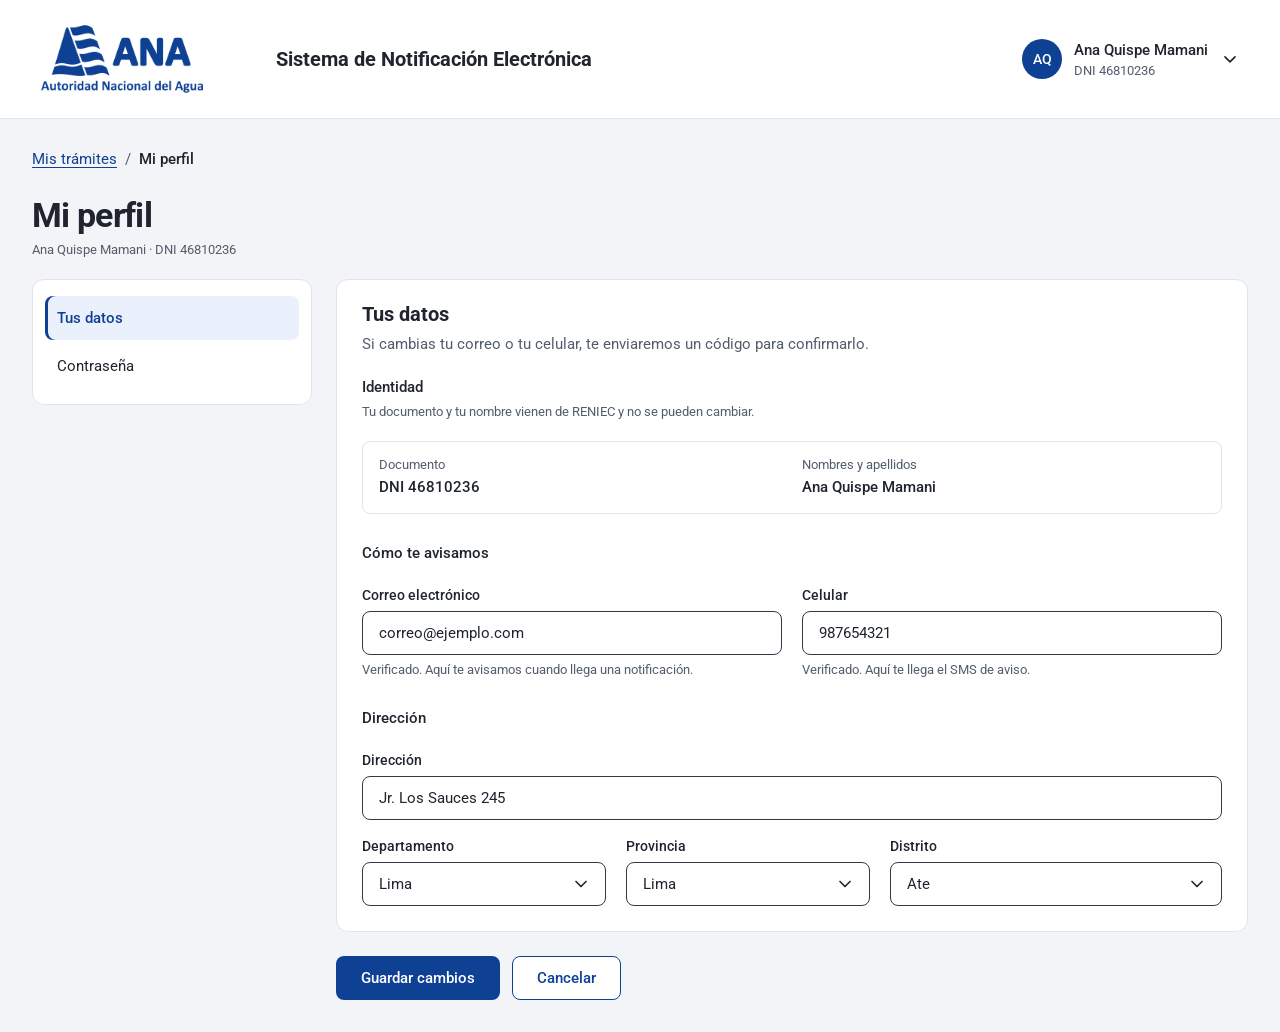
<file: perfil.html>
<!doctype html>
<html lang="es">
<head>
  <meta charset="utf-8">
  <meta name="viewport" content="width=device-width, initial-scale=1, viewport-fit=cover">
  <title>Mi perfil · Casilla Electrónica · ANA</title>
  <link rel="preconnect" href="https://fonts.googleapis.com">
  <link rel="preconnect" href="https://fonts.gstatic.com" crossorigin>
  <link rel="stylesheet" href="https://fonts.googleapis.com/css2?family=Roboto+Mono:wght@400;500&amp;family=Roboto:wght@400;500;700&amp;display=swap">
  <link rel="stylesheet" href="ana.css">
  <script src="app.js" defer></script>
</head>
<body data-pagina="perfil">
  <!-- Íconos: van dentro de la página para que funcionen sin pedir archivos aparte -->
<svg class="sprite" xmlns="http://www.w3.org/2000/svg" aria-hidden="true" focusable="false">
<!-- Del sistema de diseño ANA (Figma · Iconografía) -->
<symbol id="calendario" viewBox="0 0 24 24"><g transform="scale(1.2)"><path d="M15.4166 4.58301H4.58329C3.66282 4.58301 2.91663 5.3292 2.91663 6.24967V15.4163C2.91663 16.3368 3.66282 17.083 4.58329 17.083H15.4166C16.3371 17.083 17.0833 16.3368 17.0833 15.4163V6.24967C17.0833 5.3292 16.3371 4.58301 15.4166 4.58301Z" stroke="currentColor" stroke-width="1.66667" stroke-linecap="round" stroke-linejoin="round"/><path d="M6.66663 2.5V6.66667M13.3333 2.5V6.66667M2.91663 9.16667H17.0833" stroke="currentColor" stroke-width="1.66667" stroke-linecap="round" stroke-linejoin="round"/></g></symbol>
<symbol id="enviar" viewBox="0 0 24 24"><g transform="scale(1.0909)"><path d="M19.25 2.75L9.625 12.375M9.625 12.375L2.75 8.70833L19.25 2.75L13.2917 19.25L9.625 12.375Z" stroke="currentColor" stroke-width="1.83333" stroke-linecap="round" stroke-linejoin="round"/></g></symbol>
<symbol id="expediente" viewBox="0 0 24 24"><g transform="scale(1.2)"><path d="M2.91663 6.24967C2.91663 5.80765 3.09222 5.38372 3.40478 5.07116C3.71734 4.7586 4.14127 4.58301 4.58329 4.58301H7.24996L8.91663 6.66634H15.4166C15.8587 6.66634 16.2826 6.84194 16.5951 7.1545C16.9077 7.46706 17.0833 7.89098 17.0833 8.33301V14.9997C17.0833 15.4417 16.9077 15.8656 16.5951 16.1782C16.2826 16.4907 15.8587 16.6663 15.4166 16.6663H4.58329C4.14127 16.6663 3.71734 16.4907 3.40478 16.1782C3.09222 15.8656 2.91663 15.4417 2.91663 14.9997V6.24967Z" stroke="currentColor" stroke-width="1.66667" stroke-linecap="round" stroke-linejoin="round"/></g></symbol>
<symbol id="tramites" viewBox="0 0 24 24"><path d="M6 3H13L18 8V21C18 21.2652 17.8946 21.5196 17.7071 21.7071C17.5196 21.8946 17.2652 22 17 22H6C5.73478 22 5.48043 21.8946 5.29289 21.7071C5.10536 21.5196 5 21.2652 5 21V4C5 3.73478 5.10536 3.48043 5.29289 3.29289C5.48043 3.10536 5.73478 3 6 3Z" stroke="currentColor" stroke-width="2" stroke-linecap="round" stroke-linejoin="round"/><path d="M13 3V8H18M8.5 13H15.5M8.5 17H13.5" stroke="currentColor" stroke-width="2" stroke-linecap="round" stroke-linejoin="round"/></symbol>
<symbol id="buscar" viewBox="0 0 24 24"><path d="M10.5 17C14.0899 17 17 14.0899 17 10.5C17 6.91015 14.0899 4 10.5 4C6.91015 4 4 6.91015 4 10.5C4 14.0899 6.91015 17 10.5 17Z" stroke="currentColor" stroke-width="2" stroke-linecap="round" stroke-linejoin="round"/><path d="M15.4 15.4L21 21" stroke="currentColor" stroke-width="2" stroke-linecap="round" stroke-linejoin="round"/></symbol>
<symbol id="usuario" viewBox="0 0 24 24"><path d="M12 12.5C14.2091 12.5 16 10.7091 16 8.5C16 6.29086 14.2091 4.5 12 4.5C9.79086 4.5 8 6.29086 8 8.5C8 10.7091 9.79086 12.5 12 12.5Z" stroke="currentColor" stroke-width="2" stroke-linecap="round" stroke-linejoin="round"/><path d="M4.5 20C4.5 16.4 7.9 14 12 14C16.1 14 19.5 16.4 19.5 20" stroke="currentColor" stroke-width="2" stroke-linecap="round" stroke-linejoin="round"/></symbol>
<symbol id="ayuda" viewBox="0 0 24 24"><path d="M12 21C16.9706 21 21 16.9706 21 12C21 7.02944 16.9706 3 12 3C7.02944 3 3 7.02944 3 12C3 16.9706 7.02944 21 12 21Z" stroke="currentColor" stroke-width="2" stroke-linecap="round" stroke-linejoin="round"/><path d="M9.5 9.3C9.5 7.9 10.6 6.9 12 6.9C13.4 6.9 14.5 7.9 14.5 9.2C14.5 11.1 12 11.1 12 13" stroke="currentColor" stroke-width="2" stroke-linecap="round" stroke-linejoin="round"/><path d="M12 18C12.6627 18 13.2 17.4627 13.2 16.8C13.2 16.1373 12.6627 15.6 12 15.6C11.3372 15.6 10.8 16.1373 10.8 16.8C10.8 17.4627 11.3372 18 12 18Z" fill="currentColor"/></symbol>
<symbol id="check" viewBox="0 0 24 24"><path d="M4 12.5L9.5 18L20 6.5" stroke="currentColor" stroke-width="2" stroke-linecap="round" stroke-linejoin="round"/></symbol>
<symbol id="alerta" viewBox="0 0 24 24"><path d="M12 3.6L22 20.4H2L12 3.6Z" stroke="currentColor" stroke-width="2" stroke-linecap="round" stroke-linejoin="round"/><path d="M12 9.8V13.8" stroke="currentColor" stroke-width="2" stroke-linecap="round" stroke-linejoin="round"/><path d="M12 18.2C12.6627 18.2 13.2 17.6627 13.2 17C13.2 16.3373 12.6627 15.8 12 15.8C11.3372 15.8 10.8 16.3373 10.8 17C10.8 17.6627 11.3372 18.2 12 18.2Z" fill="currentColor"/></symbol>
<symbol id="error" viewBox="0 0 24 24"><path d="M12 21C16.9706 21 21 16.9706 21 12C21 7.02944 16.9706 3 12 3C7.02944 3 3 7.02944 3 12C3 16.9706 7.02944 21 12 21Z" stroke="currentColor" stroke-width="2" stroke-linecap="round" stroke-linejoin="round"/><path d="M12 7.5V12.5" stroke="currentColor" stroke-width="2" stroke-linecap="round" stroke-linejoin="round"/><path d="M12 17.5C12.6627 17.5 13.2 16.9627 13.2 16.3C13.2 15.6373 12.6627 15.1 12 15.1C11.3372 15.1 10.8 15.6373 10.8 16.3C10.8 16.9627 11.3372 17.5 12 17.5Z" fill="currentColor"/></symbol>
<symbol id="info" viewBox="0 0 24 24"><path d="M12 21C16.9706 21 21 16.9706 21 12C21 7.02944 16.9706 3 12 3C7.02944 3 3 7.02944 3 12C3 16.9706 7.02944 21 12 21Z" stroke="currentColor" stroke-width="2" stroke-linecap="round" stroke-linejoin="round"/><path d="M12 16.5V11.5" stroke="currentColor" stroke-width="2" stroke-linecap="round" stroke-linejoin="round"/><path d="M12 9.2C12.6627 9.2 13.2 8.66274 13.2 8C13.2 7.33726 12.6627 6.8 12 6.8C11.3373 6.8 10.8 7.33726 10.8 8C10.8 8.66274 11.3373 9.2 12 9.2Z" fill="currentColor"/></symbol>
<symbol id="chevron-abajo" viewBox="0 0 24 24"><path d="M6 9.5L12 15.5L18 9.5" stroke="currentColor" stroke-width="2" stroke-linecap="round" stroke-linejoin="round"/></symbol>
<symbol id="chevron-derecha" viewBox="0 0 24 24"><path d="M9.5 6L15.5 12L9.5 18" stroke="currentColor" stroke-width="2" stroke-linecap="round" stroke-linejoin="round"/></symbol>
<symbol id="cerrar" viewBox="0 0 24 24"><path d="M6 6L18 18M18 6L6 18" stroke="currentColor" stroke-width="2" stroke-linecap="round" stroke-linejoin="round"/></symbol>
<symbol id="clip" viewBox="0 0 24 24"><path d="M20.5 11.5L12 20C11.0718 20.9283 9.81276 21.4497 8.50001 21.4497C7.18725 21.4497 5.92827 20.9283 5.00001 20C4.07175 19.0717 3.55026 17.8128 3.55026 16.5C3.55026 15.1872 4.07175 13.9283 5.00001 13L13 5C13.6631 4.33695 14.5623 3.96446 15.5 3.96446C16.4377 3.96446 17.337 4.33695 18 5C18.6631 5.66304 19.0355 6.56231 19.0355 7.5C19.0355 8.43768 18.6631 9.33695 18 10L10 18C9.60218 18.3978 9.06262 18.6213 8.50001 18.6213C7.9374 18.6213 7.39783 18.3978 7.00001 18C6.60219 17.6022 6.37869 17.0626 6.37869 16.5C6.37869 15.9374 6.60219 15.3978 7.00001 15L14.5 7.5" stroke="currentColor" stroke-width="2" stroke-linecap="round" stroke-linejoin="round"/></symbol>
<symbol id="descargar" viewBox="0 0 24 24"><path d="M12 3.5V14.5M16.5 10L12 14.5L7.5 10M4 19H20" stroke="currentColor" stroke-width="2" stroke-linecap="round" stroke-linejoin="round"/></symbol>
<symbol id="subir" viewBox="0 0 24 24"><path d="M12 16V4.5M16.5 9L12 4.5L7.5 9M4 19H20" stroke="currentColor" stroke-width="2" stroke-linecap="round" stroke-linejoin="round"/></symbol>
<symbol id="reloj" viewBox="0 0 24 24"><path d="M12 21C16.9706 21 21 16.9706 21 12C21 7.02944 16.9706 3 12 3C7.02944 3 3 7.02944 3 12C3 16.9706 7.02944 21 12 21Z" stroke="currentColor" stroke-width="2" stroke-linecap="round" stroke-linejoin="round"/><path d="M12 7.5V12.5L15.5 14.5" stroke="currentColor" stroke-width="2" stroke-linecap="round" stroke-linejoin="round"/></symbol>
<symbol id="salir" viewBox="0 0 24 24"><path d="M14.5 4.5H18C18.3978 4.5 18.7794 4.65804 19.0607 4.93934C19.342 5.22064 19.5 5.60218 19.5 6V18C19.5 18.3978 19.342 18.7794 19.0607 19.0607C18.7794 19.342 18.3978 19.5 18 19.5H14.5M10 16L6 12L10 8M6 12H14" stroke="currentColor" stroke-width="2" stroke-linecap="round" stroke-linejoin="round"/></symbol>
<symbol id="filtro" viewBox="0 0 24 24"><path d="M3 6H21L14 14V20L10 22V14L3 6Z" stroke="currentColor" stroke-width="2" stroke-linecap="round" stroke-linejoin="round"/></symbol>
<symbol id="agregar" viewBox="0 0 24 24"><path d="M12 5V19M5 12H19" stroke="currentColor" stroke-width="2" stroke-linecap="round" stroke-linejoin="round"/></symbol>
<symbol id="archivo" viewBox="0 0 24 24"><path d="M13 3H7C6.60218 3 6.22064 3.15804 5.93934 3.43934C5.65804 3.72064 5.5 4.10218 5.5 4.5V19.5C5.5 19.8978 5.65804 20.2794 5.93934 20.5607C6.22064 20.842 6.60218 21 7 21H17C17.3978 21 17.7794 20.842 18.0607 20.5607C18.342 20.2794 18.5 19.8978 18.5 19.5V8.5L13 3Z" stroke="currentColor" stroke-width="2" stroke-linecap="round" stroke-linejoin="round"/><path d="M13 3V8.5H18.5" stroke="currentColor" stroke-width="2" stroke-linecap="round" stroke-linejoin="round"/></symbol>
<symbol id="ojo" viewBox="0 0 24 24"><path d="M2 12C2 12 5.6 5 12 5C18.4 5 22 12 22 12C22 12 18.4 19 12 19C5.6 19 2 12 2 12Z" stroke="currentColor" stroke-width="2" stroke-linecap="round" stroke-linejoin="round"/><path d="M12 15C13.6569 15 15 13.6569 15 12C15 10.3431 13.6569 9 12 9C10.3431 9 9 10.3431 9 12C9 13.6569 10.3431 15 12 15Z" stroke="currentColor" stroke-width="2" stroke-linecap="round" stroke-linejoin="round"/></symbol>
<symbol id="mas-acciones" viewBox="0 0 24 24"><path d="M12 6.5C12.8284 6.5 13.5 5.82843 13.5 5C13.5 4.17157 12.8284 3.5 12 3.5C11.1716 3.5 10.5 4.17157 10.5 5C10.5 5.82843 11.1716 6.5 12 6.5Z" stroke="currentColor" stroke-width="2" stroke-linecap="round" stroke-linejoin="round"/><path d="M12 13.5C12.8284 13.5 13.5 12.8284 13.5 12C13.5 11.1716 12.8284 10.5 12 10.5C11.1716 10.5 10.5 11.1716 10.5 12C10.5 12.8284 11.1716 13.5 12 13.5Z" stroke="currentColor" stroke-width="2" stroke-linecap="round" stroke-linejoin="round"/><path d="M12 20.5C12.8284 20.5 13.5 19.8284 13.5 19C13.5 18.1716 12.8284 17.5 12 17.5C11.1716 17.5 10.5 18.1716 10.5 19C10.5 19.8284 11.1716 20.5 12 20.5Z" stroke="currentColor" stroke-width="2" stroke-linecap="round" stroke-linejoin="round"/></symbol>
<symbol id="sobre" viewBox="0 0 24 24"><path d="M19.5 5H4.5C3.39543 5 2.5 5.89543 2.5 7V17C2.5 18.1046 3.39543 19 4.5 19H19.5C20.6046 19 21.5 18.1046 21.5 17V7C21.5 5.89543 20.6046 5 19.5 5Z" stroke="currentColor" stroke-width="2" stroke-linecap="round" stroke-linejoin="round"/><path d="M3 7L12 13L21 7" stroke="currentColor" stroke-width="2" stroke-linecap="round" stroke-linejoin="round"/></symbol>
<symbol id="sobre-abierto" viewBox="0 0 24 24"><path d="M19.5 9H4.5C3.39543 9 2.5 9.89543 2.5 11V17C2.5 18.1046 3.39543 19 4.5 19H19.5C20.6046 19 21.5 18.1046 21.5 17V11C21.5 9.89543 20.6046 9 19.5 9Z" stroke="currentColor" stroke-width="2" stroke-linecap="round" stroke-linejoin="round"/><path d="M2.5 10.5L12 4L21.5 10.5" stroke="currentColor" stroke-width="2" stroke-linecap="round" stroke-linejoin="round"/></symbol>
<symbol id="orden" viewBox="0 0 24 24"><path d="M14.959 9.5H9.04102L12 5.80078L14.959 9.5Z" fill="currentColor" stroke="currentColor"/><path d="M14.959 14.5L12 18.1992L9.04102 14.5H14.959Z" fill="currentColor" stroke="currentColor"/></symbol>
<symbol id="orden-desc" viewBox="0 0 24 24"><path d="M15.584 9.5L12 15.0742L8.41602 9.5H15.584Z" fill="currentColor" stroke="currentColor"/></symbol>
<symbol id="orden-asc" viewBox="0 0 24 24"><path d="M15.584 14.5L12 8.9258L8.41602 14.5H15.584Z" fill="currentColor" stroke="currentColor"/></symbol>
<symbol id="telefono" viewBox="0 0 24 24"><path d="M19.8881 14.9201V17.9201C19.8892 18.1986 19.8322 18.4743 19.7206 18.7294C19.6091 18.9846 19.4454 19.2137 19.2402 19.402C19.035 19.5902 18.7927 19.7336 18.5289 19.8228C18.265 19.912 17.9855 19.9452 17.7081 19.9201C14.631 19.5857 11.6751 18.5342 9.07812 16.8501C6.66194 15.3148 4.61345 13.2663 3.07812 10.8501C1.38809 8.2413 0.33636 5.27109 0.00811671 2.1801C-0.0168728 1.90356 0.0159916 1.62486 0.104617 1.36172C0.193243 1.09859 0.335688 0.856786 0.522883 0.651718C0.710078 0.44665 0.937922 0.282806 1.19191 0.170619C1.44589 0.0584315 1.72046 0.000358432 1.99812 9.69523e-05H4.99812C5.48342 -0.00467949 5.95391 0.167176 6.32188 0.48363C6.68985 0.800084 6.93019 1.23954 6.99812 1.7201C7.12474 2.68016 7.35957 3.62282 7.69812 4.5301C7.83266 4.88802 7.86178 5.27701 7.78202 5.65098C7.70227 6.02494 7.51698 6.36821 7.24812 6.6401L5.97812 7.9101C7.40167 10.4136 9.47457 12.4865 11.9781 13.9101L13.2481 12.6401C13.52 12.3712 13.8633 12.1859 14.2372 12.1062C14.6112 12.0264 15.0002 12.0556 15.3581 12.1901C16.2654 12.5286 17.2081 12.7635 18.1681 12.8901C18.6539 12.9586 19.0975 13.2033 19.4146 13.5776C19.7318 13.9519 19.9003 14.4297 19.8881 14.9201Z" transform="translate(2 2)" stroke="currentColor" stroke-width="2" stroke-linecap="round" stroke-linejoin="round"/></symbol>
<symbol id="whatsapp" viewBox="0 0 24 24"><path fill-rule="evenodd" clip-rule="evenodd" d="M7.17 6.14L6.3 7.01V7.17L5.88 7.85L5.91 8.23L5.74 8.41V9.7L5.91 9.89L5.88 10.27L6.05 10.43L6.02 10.69L6.16 10.8L6.45 11.53L6.73 11.79L6.84 12.19L7.12 12.45V12.61L7.41 12.87V13.03L8.37 14.09V14.25L9.77 15.66H9.94L10.31 16.05H10.48L11.16 16.62H11.32L12.26 17.16H12.54L13.24 17.58L13.48 17.55L14.04 17.84H14.46L14.58 17.98H15.56L15.68 17.84L16.5 17.72L17.04 17.3H17.2L17.67 16.83L17.95 16.27L17.93 16.03L18.09 15.84V15.07L17.88 14.86L17.2 14.6L16.95 14.32H16.78L15.28 13.5H15L14.67 13.69V13.85L13.85 14.65V14.79L13.64 15H12.94L12.42 14.6L11.95 14.44L11.72 14.18H11.55L11.3 13.9H11.13L9.84 12.61V12.45L9.45 12.07L9.42 11.88L9.16 11.65L9.02 11.23L8.88 11.11V10.69L9.59 10.01V9.84L9.98 9.35V9.05L9.7 8.65L9.73 8.39L9.56 8.23L9.59 7.97L9.42 7.8L9.45 7.55L9.16 7.15V6.87L9.02 6.75L8.86 6.28H8.7L8.3 6H7.59L7.48 6.14H7.17ZM18.33 4.22L20.44 6.59L21.68 9.47L21.8 10.97L21.96 11.13V12.56L21.8 12.75L21.82 13.66L21.52 14.39L21.54 14.79L20.72 16.69L19.88 17.95L18.02 19.78L16.78 20.6L14.3 21.56L12.66 21.68L12.54 21.82L9.68 21.56L7.99 21L6.66 20.18L2.93 21.14L2.86 20.62L3.14 20.09L3.26 19.15L3.82 17.48L3.4 16.97L2.44 14.91L2.32 13.97L2.16 13.8L2.18 13.15L2.02 12.96V10.73L2.18 10.55L2.3 9.33L2.86 7.8L4.22 5.65L5.79 4.08L7.03 3.26L8.16 2.7L10.76 2.02H13.22L13.34 2.16L14.6 2.3L16.95 3.26L18.33 4.22ZM21.09 4.12L19.8 2.86L17.91 1.5L15.28 0.4L13.12 0H10.85L8.7 0.4L6.07 1.5L4.31 2.72L1.92 5.37L0.96 7.12L0.26 9.21L0 10.92L0.14 13.85L0.82 16.29L1.66 17.88L0.54 21.47L0 23.98L5.95 22.34H6.38L7.99 23.16L9.54 23.58L13.62 23.72L16.92 22.76L19.43 21.23L21.38 19.29L22.48 17.65L23.02 16.57L23.84 13.71L23.98 11.6L23.58 8.79L22.2 5.65L21.09 4.12Z" fill="currentColor"/></symbol>
<symbol id="correo" viewBox="0 0 24 24"><path d="M19 5.5H5C3.89543 5.5 3 6.39543 3 7.5V16.5C3 17.6046 3.89543 18.5 5 18.5H19C20.1046 18.5 21 17.6046 21 16.5V7.5C21 6.39543 20.1046 5.5 19 5.5Z" stroke="currentColor" stroke-width="2" stroke-linecap="round" stroke-linejoin="round"/><path d="M3.5 7L12 13L20.5 7" stroke="currentColor" stroke-width="2" stroke-linecap="round" stroke-linejoin="round"/></symbol>
<symbol id="editar" viewBox="0 0 24 24"><path d="M4 20H8L20 7.99999C20.5016 7.46379 20.7751 6.75364 20.7629 6.01952C20.7507 5.28539 20.4536 4.58476 19.9344 4.06558C19.4152 3.54641 18.7146 3.24933 17.9805 3.23709C17.2463 3.22485 16.5362 3.4984 16 3.99999L4 16V20Z" stroke="currentColor" stroke-width="2" stroke-linecap="round" stroke-linejoin="round"/></symbol>
<!-- PROVISIONALES: no están en el sistema de diseño todavía -->
<symbol id="candado" viewBox="0 0 24 24"><g fill="none" stroke="currentColor" stroke-width="2" stroke-linecap="round" stroke-linejoin="round"><path d="M17 10.5H7C5.89543 10.5 5 11.3954 5 12.5V18.5C5 19.6046 5.89543 20.5 7 20.5H17C18.1046 20.5 19 19.6046 19 18.5V12.5C19 11.3954 18.1046 10.5 17 10.5Z"/><path d="M8.5 10.5V8C8.5 7.07174 8.86875 6.1815 9.52513 5.52513C10.1815 4.86875 11.0717 4.5 12 4.5C12.9283 4.5 13.8185 4.86875 14.4749 5.52513C15.1313 6.1815 15.5 7.07174 15.5 8V10.5"/></g></symbol>
<symbol id="ojo-tachado" viewBox="0 0 24 24"><g fill="none" stroke="currentColor" stroke-width="2" stroke-linecap="round" stroke-linejoin="round"><path d="M3 3l18 18"/><path d="M10.6 5.1A10.6 10.6 0 0 1 12 5c6.4 0 10 7 10 7a17 17 0 0 1-3 3.8M6.4 6.4C3.6 8.2 2 12 2 12s3.6 7 10 7a9.9 9.9 0 0 0 5.6-1.6"/><path d="M9.9 9.9a3 3 0 0 0 4.2 4.2"/></g></symbol>
<symbol id="enlace" viewBox="0 0 24 24"><g fill="none" stroke="currentColor" stroke-width="2" stroke-linecap="round" stroke-linejoin="round"><path d="M10 14a4.5 4.5 0 0 0 6.4 0l3-3a4.5 4.5 0 0 0-6.4-6.4l-1 1"/><path d="M14 10a4.5 4.5 0 0 0-6.4 0l-3 3a4.5 4.5 0 0 0 6.4 6.4l1-1"/></g></symbol>
<symbol id="dnie" viewBox="0 0 24 24"><g fill="none" stroke="currentColor" stroke-width="2" stroke-linecap="round" stroke-linejoin="round"><rect x="2.5" y="5" width="19" height="14" rx="2"/><circle cx="8.5" cy="11" r="2.2"/><path d="M5.5 16c.6-1.6 1.7-2.4 3-2.4s2.4.8 3 2.4"/><path d="M14.5 10h4M14.5 13.5h3"/></g></symbol>
<symbol id="certificado" viewBox="0 0 24 24"><g fill="none" stroke="currentColor" stroke-width="2" stroke-linecap="round" stroke-linejoin="round"><circle cx="12" cy="9" r="5"/><path d="m9 13.3-1.5 7.2L12 18l4.5 2.5-1.5-7.2"/></g></symbol>
<symbol id="rostro" viewBox="0 0 24 24"><g fill="none" stroke="currentColor" stroke-width="2" stroke-linecap="round" stroke-linejoin="round"><path d="M4 8V6a2 2 0 0 1 2-2h2M16 4h2a2 2 0 0 1 2 2v2M20 16v2a2 2 0 0 1-2 2h-2M8 20H6a2 2 0 0 1-2-2v-2"/><path d="M9 10h.01M15 10h.01"/><path d="M9.5 15a3.5 3.5 0 0 0 5 0"/></g></symbol>
<symbol id="copiar" viewBox="0 0 24 24"><g fill="none" stroke="currentColor" stroke-width="2" stroke-linecap="round" stroke-linejoin="round"><rect x="8" y="8" width="12" height="12" rx="2"/><path d="M16 8V6a2 2 0 0 0-2-2H6a2 2 0 0 0-2 2v8a2 2 0 0 0 2 2h2"/></g></symbol>
</svg>
                  <a class="saltar" href="#contenido">Saltar al contenido principal</a>

  <header class="barra-superior">
    <div class="barra-superior__interior">
      <a class="barra-superior__logo" href="bandeja.html">
        <img src="img/logo-ana.png" alt="Autoridad Nacional del Agua, ir a Mis trámites" width="180" height="85">
      </a>
      <p class="barra-superior__servicio">Sistema de Notificación Electrónica</p>
      <div class="usuario">
        <button type="button" class="usuario__boton" aria-haspopup="menu" aria-expanded="false"
                aria-controls="menu-usuario" aria-label="Ana Quispe Mamani, DNI 46810236, menú de tu cuenta">
          <span class="usuario__avatar" aria-hidden="true">AQ</span>
          <span class="usuario__datos" aria-hidden="true">
            <span class="usuario__nombre">Ana Quispe Mamani</span>
            <span class="usuario__doc">DNI 46810236</span>
          </span>
          <svg class="icono" aria-hidden="true" focusable="false"><use href="#chevron-abajo"></use></svg>
        </button>
        <ul class="menu" role="menu" id="menu-usuario" aria-label="Tu cuenta" hidden>
          <li role="none" class="menu__cabecera" aria-hidden="true">
            <span class="usuario__avatar">AQ</span>
            <span><span class="menu__cabecera-nombre usuario__nombre">Ana Quispe Mamani</span><span class="usuario__doc">DNI 46810236</span></span>
          </li>
          <li role="none"><a class="menu__item" role="menuitem" href="perfil.html">
            <svg class="icono" aria-hidden="true" focusable="false"><use href="#usuario"></use></svg>Mi perfil</a></li>
          <li role="none"><a class="menu__item" role="menuitem" href="ayuda.html" data-fuera-de-alcance="Ayuda y preguntas frecuentes no forma parte de este prototipo.">
            <svg class="icono" aria-hidden="true" focusable="false"><use href="#ayuda"></use></svg>Ayuda y preguntas frecuentes</a></li>
          <li role="separator" class="menu__separador"></li>
          <li role="none"><a class="menu__item menu__item--secundario" role="menuitem" href="ingreso.html">
            <svg class="icono" aria-hidden="true" focusable="false"><use href="#salir"></use></svg>Cerrar sesión</a></li>
        </ul>
      </div>
    </div>
  </header>

  <main class="pagina" id="contenido" tabindex="-1">
    <nav class="migas" aria-label="Estás en">
      <ol id="migas-lista">
        <li><a href="bandeja.html">Mis trámites</a></li>
        <li><span aria-current="page">Mi perfil</span></li>
      </ol>
    </nav>
    <div class="encabezado-pagina">
      <div class="encabezado-pagina__texto">
        <h1 class="t-h1" id="perfil-h1">Mi perfil</h1>
        <p class="t-ayuda"><span class="js-perfil-nombre"></span> · <span class="js-perfil-doc"></span></p>
      </div>
    </div>

    <div class="reparto-perfil">
      <nav class="perfil-nav" aria-label="Secciones de Mi perfil">
        <ul>
          <li><a class="perfil-nav__item" href="#datos" data-ir="datos"><span class="js-nav-datos">Tus datos</span></a></li>
          <li><a class="perfil-nav__item" href="#contrasena" data-ir="contrasena">Contraseña</a></li>
          <li class="js-solo-juridica" hidden><a class="perfil-nav__item" href="#representantes" data-ir="representantes">Representantes legales</a></li>
        </ul>
      </nav>

      <div class="perfil-contenido">
        <!-- TUS DATOS / DATOS DE LA EMPRESA -->
        <section data-seccion="datos" aria-labelledby="h-datos">
          <form id="form-datos" class="paso__form" novalidate>
            <div class="tarjeta-paso">
              <h2 class="perfil__h2" id="h-datos" tabindex="-1">Tus datos</h2>
              <div class="aviso aviso--error" id="errores-datos" tabindex="-1" hidden></div>
              <p class="paso__intro js-intro-datos"></p>
              <div class="subtitulo-grupo">
                <h3 class="subtitulo-form">Identidad</h3>
                <p class="t-ayuda js-origen-frase"></p>
              </div>
              <dl class="reticula datos-fijos">
                <div class="dato-fijo col-5"><dt class="js-etq-doc"></dt><dd class="js-val-doc"></dd></div>
                <div class="dato-fijo col-5"><dt class="js-etq-nombre"></dt><dd class="js-val-nombre"></dd></div>
              </dl>
              <div class="reticula js-solo-juridica" hidden>
              <div class="campo col-3">
                <label class="campo__etiqueta" for="sector">Sector</label>
                <select class="campo__control" id="sector" aria-describedby="sector-error" required><option>Privado</option><option>Público</option></select>
                
                <p class="campo__error" id="sector-error" hidden><svg class="icono icono--16" aria-hidden="true" focusable="false"><use href="#alerta"></use></svg><span class="campo__error-texto"></span></p>
              </div>
              <div class="campo col-3">
                <label class="campo__etiqueta" for="partida">Partida registral <span class="campo__opcional">· opcional</span></label>
                <input class="campo__control" id="partida" type="text" aria-describedby="partida-error">
                
                <p class="campo__error" id="partida-error" hidden><svg class="icono icono--16" aria-hidden="true" focusable="false"><use href="#alerta"></use></svg><span class="campo__error-texto"></span></p>
              </div>
              <div class="campo col-4">
                <label class="campo__etiqueta" for="asiento">Asiento registral <span class="campo__opcional">· opcional</span></label>
                <input class="campo__control" id="asiento" type="text" aria-describedby="asiento-error">
                
                <p class="campo__error" id="asiento-error" hidden><svg class="icono icono--16" aria-hidden="true" focusable="false"><use href="#alerta"></use></svg><span class="campo__error-texto"></span></p>
              </div>
              </div>
              <h3 class="subtitulo-form js-subt-aviso">Cómo te avisamos</h3>
              <div class="reticula">
              <div class="campo col-5">
                <label class="campo__etiqueta" for="d-correo">Correo electrónico</label>
                <input class="campo__control" id="d-correo" type="email" aria-describedby="d-correo-ayuda d-correo-error" required autocomplete="email">
                <p class="campo__ayuda" id="d-correo-ayuda">Verificado. Aquí te avisamos cuando llega una notificación.</p>
                <p class="campo__error" id="d-correo-error" hidden><svg class="icono icono--16" aria-hidden="true" focusable="false"><use href="#alerta"></use></svg><span class="campo__error-texto"></span></p>
              </div>
              <div class="campo col-5">
                <label class="campo__etiqueta" for="d-celular">Celular</label>
                <input class="campo__control" id="d-celular" type="tel" aria-describedby="d-celular-ayuda d-celular-error" required inputmode="numeric" autocomplete="tel">
                <p class="campo__ayuda" id="d-celular-ayuda">Verificado. Aquí te llega el SMS de aviso.</p>
                <p class="campo__error" id="d-celular-error" hidden><svg class="icono icono--16" aria-hidden="true" focusable="false"><use href="#alerta"></use></svg><span class="campo__error-texto"></span></p>
              </div>
              </div>
              <h3 class="subtitulo-form js-subt-direccion">Dirección</h3>
              <div class="reticula">
              <div class="campo col-10">
                <label class="campo__etiqueta" for="d-direccion"><span class="js-etq-direccion">Dirección</span></label>
                <input class="campo__control" id="d-direccion" type="text" aria-describedby="d-direccion-error" required autocomplete="street-address">
                
                <p class="campo__error" id="d-direccion-error" hidden><svg class="icono icono--16" aria-hidden="true" focusable="false"><use href="#alerta"></use></svg><span class="campo__error-texto"></span></p>
              </div>
              <div class="campo col-3">
                <label class="campo__etiqueta" for="d-dep">Departamento</label>
                <select class="campo__control" id="d-dep" aria-describedby="d-dep-error" required></select>
                
                <p class="campo__error" id="d-dep-error" hidden><svg class="icono icono--16" aria-hidden="true" focusable="false"><use href="#alerta"></use></svg><span class="campo__error-texto"></span></p>
              </div>
              <div class="campo col-3">
                <label class="campo__etiqueta" for="d-prov">Provincia</label>
                <select class="campo__control" id="d-prov" aria-describedby="d-prov-error" required></select>
                
                <p class="campo__error" id="d-prov-error" hidden><svg class="icono icono--16" aria-hidden="true" focusable="false"><use href="#alerta"></use></svg><span class="campo__error-texto"></span></p>
              </div>
              <div class="campo col-4">
                <label class="campo__etiqueta" for="d-dist">Distrito</label>
                <select class="campo__control" id="d-dist" aria-describedby="d-dist-error" required></select>
                
                <p class="campo__error" id="d-dist-error" hidden><svg class="icono icono--16" aria-hidden="true" focusable="false"><use href="#alerta"></use></svg><span class="campo__error-texto"></span></p>
              </div>
              </div>
            </div>
          <div class="paso__botones">
            <button type="submit" class="boton boton--primario">Guardar cambios</button>
            <button type="button" class="boton boton--secundario" data-cancelar>Cancelar</button>
          </div>
          </form>
        </section>

        <!-- CONTRASEÑA -->
        <section data-seccion="contrasena" aria-labelledby="h-contrasena" hidden>
          <form id="form-clave" class="paso__form" novalidate>
            <div class="tarjeta-paso">
              <h2 class="perfil__h2" id="h-contrasena" tabindex="-1">Contraseña</h2>
              <div class="aviso aviso--error" id="errores-clave" tabindex="-1" hidden></div>
              <p class="paso__intro">Para cambiarla, escribe la que usas ahora y luego la nueva.</p>
              <div class="reticula">
              <div class="campo col-5">
                <label class="campo__etiqueta" for="clave-actual">Contraseña actual</label>
                <div class="campo__envoltura">
                  <input class="campo__control" id="clave-actual" type="password" autocomplete="current-password" aria-describedby="clave-actual-ayuda clave-actual-error" required>
                  <button type="button" class="boton boton--icono" data-ver-clave="clave-actual" aria-label="Mostrar contraseña actual" aria-pressed="false" aria-controls="clave-actual">
                    <svg class="icono" aria-hidden="true" focusable="false"><use href="#ojo"></use></svg>
                  </button>
                </div>
                <p class="campo__ayuda" id="clave-actual-ayuda"></p>
                <p class="campo__error" id="clave-actual-error" hidden><svg class="icono icono--16" aria-hidden="true" focusable="false"><use href="#alerta"></use></svg><span class="campo__error-texto"></span></p>
              </div>
                <div class="col-5" aria-hidden="true"></div>
              <div class="campo col-5">
                <label class="campo__etiqueta" for="clave-nueva">Nueva contraseña</label>
                <div class="campo__envoltura">
                  <input class="campo__control" id="clave-nueva" type="password" autocomplete="new-password" aria-describedby="clave-nueva-ayuda clave-nueva-error" required>
                  <button type="button" class="boton boton--icono" data-ver-clave="clave-nueva" aria-label="Mostrar nueva contraseña" aria-pressed="false" aria-controls="clave-nueva">
                    <svg class="icono" aria-hidden="true" focusable="false"><use href="#ojo"></use></svg>
                  </button>
                </div>
                <p class="campo__ayuda" id="clave-nueva-ayuda"></p>
                <p class="campo__error" id="clave-nueva-error" hidden><svg class="icono icono--16" aria-hidden="true" focusable="false"><use href="#alerta"></use></svg><span class="campo__error-texto"></span></p>
              </div>
                <div class="col-5 medidor-zona">
                  <div class="medidor" aria-hidden="true"><span></span><span></span><span></span></div>
                  <p class="medidor__texto" id="medidor-texto">Seguridad: escribe tu nueva contraseña</p>
                  <ul class="requisitos" id="requisitos">
                    <li data-req="largo">Al menos 8 caracteres<span class="visualmente-oculto js-req-estado">, pendiente</span></li>
                    <li data-req="caso">Una mayúscula y una minúscula<span class="visualmente-oculto js-req-estado">, pendiente</span></li>
                    <li data-req="numero">Un número<span class="visualmente-oculto js-req-estado">, pendiente</span></li>
                    <li data-req="simbolo">Un símbolo, como # o @<span class="visualmente-oculto js-req-estado">, pendiente</span></li>
                  </ul>
                </div>
              <div class="campo col-5">
                <label class="campo__etiqueta" for="clave-repetir">Repite la nueva contraseña</label>
                <div class="campo__envoltura">
                  <input class="campo__control" id="clave-repetir" type="password" autocomplete="new-password" aria-describedby="clave-repetir-ayuda clave-repetir-error" required>
                  <button type="button" class="boton boton--icono" data-ver-clave="clave-repetir" aria-label="Mostrar repite la nueva contraseña" aria-pressed="false" aria-controls="clave-repetir">
                    <svg class="icono" aria-hidden="true" focusable="false"><use href="#ojo"></use></svg>
                  </button>
                </div>
                <p class="campo__ayuda" id="clave-repetir-ayuda"></p>
                <p class="campo__error" id="clave-repetir-error" hidden><svg class="icono icono--16" aria-hidden="true" focusable="false"><use href="#alerta"></use></svg><span class="campo__error-texto"></span></p>
              </div>
              </div>
            </div>
          <div class="paso__botones">
            <button type="submit" class="boton boton--primario">Cambiar contraseña</button>
            <button type="button" class="boton boton--secundario" data-cancelar>Cancelar</button>
          </div>
          </form>
        </section>

        <!-- REPRESENTANTES LEGALES (solo persona jurídica) -->
        <section data-seccion="representantes" aria-labelledby="h-reps" hidden>
          <div class="tarjeta-paso">
            <div class="perfil__cabecera">
              <div>
                <h2 class="perfil__h2" id="h-reps" tabindex="-1">Representantes legales</h2>
                <p class="paso__intro">Las personas que pueden presentar trámites en nombre de la empresa. A su correo y celular les llegan los avisos.</p>
              </div>
              <a class="boton boton--primario" href="#representante" data-nuevo-rep><svg class="icono" aria-hidden="true" focusable="false"><use href="#agregar"></use></svg>Agregar representante</a>
            </div>
            <form class="reticula filtros-reps" id="form-reps" role="search" aria-label="Buscar representantes" novalidate>
              <div class="campo col-5">
                <label class="campo__etiqueta" for="reps-buscar">Buscar</label>
                <input class="campo__control" id="reps-buscar" type="search" aria-describedby="reps-buscar-ayuda reps-buscar-error" autocomplete="off">
                <p class="campo__ayuda" id="reps-buscar-ayuda">Por documento o nombre</p>
                <p class="campo__error" id="reps-buscar-error" hidden><svg class="icono icono--16" aria-hidden="true" focusable="false"><use href="#alerta"></use></svg><span class="campo__error-texto"></span></p>
              </div>
              <div class="campo col-3">
                <label class="campo__etiqueta" for="reps-estado">Estado</label>
                <select class="campo__control" id="reps-estado" aria-describedby="reps-estado-error"><option>Todos</option><option>Activos</option><option>Inactivos</option></select>
                
                <p class="campo__error" id="reps-estado-error" hidden><svg class="icono icono--16" aria-hidden="true" focusable="false"><use href="#alerta"></use></svg><span class="campo__error-texto"></span></p>
              </div>
              <div class="col-2 filtros-reps__boton"><button type="submit" class="boton boton--secundario">Buscar</button></div>
            </form>
            <div class="tabla-tarjeta">
              <div class="tabla-region" role="region" aria-labelledby="reps-caption" tabindex="0">
                <table class="tabla tabla--reps">
                  <caption id="reps-caption" class="visualmente-oculto">Representantes legales de la empresa</caption>
                  <thead><tr><th scope="col">Documento</th><th scope="col">Nombre completo</th><th scope="col">Cargo</th><th scope="col">Contacto</th><th scope="col">Estado</th><th scope="col">Acciones</th></tr></thead>
                  <tbody id="reps-cuerpo"></tbody>
                </table>
              </div>
            </div>
            <p class="t-ayuda" id="reps-resumen"></p>
          </div>
        </section>

        <!-- AGREGAR O EDITAR REPRESENTANTE -->
        <section data-seccion="representante" aria-labelledby="h-rep" hidden>
          <form id="form-rep" class="paso__form" novalidate>
            <div class="tarjeta-paso">
              <h2 class="perfil__h2" id="h-rep" tabindex="-1">Datos del representante</h2>
              <div class="aviso aviso--error" id="errores-rep" tabindex="-1" hidden></div>
              <p class="paso__intro">Todos los datos son obligatorios, salvo los que dicen opcional. Con DNI, traemos los nombres de RENIEC.</p>
              <h3 class="subtitulo-form">Identidad</h3>
              <div class="reticula">
              <div class="campo col-3">
                <label class="campo__etiqueta" for="rep-tipo">Tipo de documento</label>
                <select class="campo__control" id="rep-tipo" aria-describedby="rep-tipo-error" required><option>DNI</option><option>Carné de extranjería</option></select>
                
                <p class="campo__error" id="rep-tipo-error" hidden><svg class="icono icono--16" aria-hidden="true" focusable="false"><use href="#alerta"></use></svg><span class="campo__error-texto"></span></p>
              </div>
              <div class="campo col-3">
                <label class="campo__etiqueta" for="rep-num">N° de documento</label>
                <input class="campo__control" id="rep-num" type="text" aria-describedby="rep-num-ayuda rep-num-error" required inputmode="numeric" autocomplete="off">
                <p class="campo__ayuda" id="rep-num-ayuda">8 dígitos</p>
                <p class="campo__error" id="rep-num-error" hidden><svg class="icono icono--16" aria-hidden="true" focusable="false"><use href="#alerta"></use></svg><span class="campo__error-texto"></span></p>
              </div>
              </div>
              <div class="js-rep-reniec subtitulo-grupo subtitulo-grupo--datos" hidden>
                <p class="t-ayuda">Los nombres vienen de RENIEC y no se pueden cambiar.</p>
                <dl class="reticula datos-fijos">
                  <div class="dato-fijo col-4"><dt>Nombres</dt><dd id="rep-reniec-nombres"></dd></div>
                  <div class="dato-fijo col-3"><dt>Apellido paterno</dt><dd id="rep-reniec-paterno"></dd></div>
                  <div class="dato-fijo col-3"><dt>Apellido materno</dt><dd id="rep-reniec-materno"></dd></div>
                </dl>
              </div>
              <div class="reticula js-rep-manual" hidden>
              <div class="campo col-4">
                <label class="campo__etiqueta" for="rep-nombres">Nombres</label>
                <input class="campo__control" id="rep-nombres" type="text" aria-describedby="rep-nombres-error" required autocomplete="off">
                
                <p class="campo__error" id="rep-nombres-error" hidden><svg class="icono icono--16" aria-hidden="true" focusable="false"><use href="#alerta"></use></svg><span class="campo__error-texto"></span></p>
              </div>
              <div class="campo col-3">
                <label class="campo__etiqueta" for="rep-paterno">Apellido paterno</label>
                <input class="campo__control" id="rep-paterno" type="text" aria-describedby="rep-paterno-error" required autocomplete="off">
                
                <p class="campo__error" id="rep-paterno-error" hidden><svg class="icono icono--16" aria-hidden="true" focusable="false"><use href="#alerta"></use></svg><span class="campo__error-texto"></span></p>
              </div>
              <div class="campo col-3">
                <label class="campo__etiqueta" for="rep-materno">Apellido materno <span class="campo__opcional">· opcional</span></label>
                <input class="campo__control" id="rep-materno" type="text" aria-describedby="rep-materno-error" autocomplete="off">
                
                <p class="campo__error" id="rep-materno-error" hidden><svg class="icono icono--16" aria-hidden="true" focusable="false"><use href="#alerta"></use></svg><span class="campo__error-texto"></span></p>
              </div>
              </div>
              <div class="reticula">
              <div class="campo col-5">
                <label class="campo__etiqueta" for="rep-cargo">Cargo</label>
                <input class="campo__control" id="rep-cargo" type="text" aria-describedby="rep-cargo-error" required autocomplete="organization-title">
                
                <p class="campo__error" id="rep-cargo-error" hidden><svg class="icono icono--16" aria-hidden="true" focusable="false"><use href="#alerta"></use></svg><span class="campo__error-texto"></span></p>
              </div>
              </div>
              <h3 class="subtitulo-form">Cómo le avisamos</h3>
              <div class="reticula">
              <div class="campo col-5">
                <label class="campo__etiqueta" for="rep-correo">Correo electrónico</label>
                <input class="campo__control" id="rep-correo" type="email" aria-describedby="rep-correo-ayuda rep-correo-error" required autocomplete="off">
                <p class="campo__ayuda" id="rep-correo-ayuda">Le enviaremos un código para confirmarlo.</p>
                <p class="campo__error" id="rep-correo-error" hidden><svg class="icono icono--16" aria-hidden="true" focusable="false"><use href="#alerta"></use></svg><span class="campo__error-texto"></span></p>
              </div>
              <div class="campo col-5">
                <label class="campo__etiqueta" for="rep-celular">Celular</label>
                <input class="campo__control" id="rep-celular" type="tel" aria-describedby="rep-celular-ayuda rep-celular-error" required inputmode="numeric" autocomplete="off">
                <p class="campo__ayuda" id="rep-celular-ayuda">Le enviaremos un código por SMS.</p>
                <p class="campo__error" id="rep-celular-error" hidden><svg class="icono icono--16" aria-hidden="true" focusable="false"><use href="#alerta"></use></svg><span class="campo__error-texto"></span></p>
              </div>
              </div>
              <h3 class="subtitulo-form">Dirección</h3>
              <div class="reticula">
              <div class="campo col-10">
                <label class="campo__etiqueta" for="r-direccion"><span class="js-etq-direccion">Dirección</span></label>
                <input class="campo__control" id="r-direccion" type="text" aria-describedby="r-direccion-error" required autocomplete="street-address">
                
                <p class="campo__error" id="r-direccion-error" hidden><svg class="icono icono--16" aria-hidden="true" focusable="false"><use href="#alerta"></use></svg><span class="campo__error-texto"></span></p>
              </div>
              <div class="campo col-3">
                <label class="campo__etiqueta" for="r-dep">Departamento</label>
                <select class="campo__control" id="r-dep" aria-describedby="r-dep-error" required></select>
                
                <p class="campo__error" id="r-dep-error" hidden><svg class="icono icono--16" aria-hidden="true" focusable="false"><use href="#alerta"></use></svg><span class="campo__error-texto"></span></p>
              </div>
              <div class="campo col-3">
                <label class="campo__etiqueta" for="r-prov">Provincia</label>
                <select class="campo__control" id="r-prov" aria-describedby="r-prov-error" required></select>
                
                <p class="campo__error" id="r-prov-error" hidden><svg class="icono icono--16" aria-hidden="true" focusable="false"><use href="#alerta"></use></svg><span class="campo__error-texto"></span></p>
              </div>
              <div class="campo col-4">
                <label class="campo__etiqueta" for="r-dist">Distrito</label>
                <select class="campo__control" id="r-dist" aria-describedby="r-dist-error" required></select>
                
                <p class="campo__error" id="r-dist-error" hidden><svg class="icono icono--16" aria-hidden="true" focusable="false"><use href="#alerta"></use></svg><span class="campo__error-texto"></span></p>
              </div>
              </div>
            </div>
          <div class="paso__botones">
            <button type="submit" class="boton boton--primario">Guardar representante</button>
            <button type="button" class="boton boton--secundario" data-volver-reps>Cancelar</button>
          </div>
          </form>
        </section>
      </div>
    </div>
  </main>

  <!-- Confirmación para desactivar (Modal del sistema de diseño) -->
  <div class="modal-capa" id="modal-desactivar" hidden>
    <div class="modal" role="dialog" aria-modal="true" aria-labelledby="modal-titulo" aria-describedby="modal-texto">
      <h2 class="modal__titulo" id="modal-titulo"></h2>
      <p class="modal__texto" id="modal-texto"></p>
      <div class="modal__botones">
        <button type="button" class="boton boton--primario" id="modal-confirmar">Desactivar</button>
        <button type="button" class="boton boton--secundario" id="modal-cancelar">Cancelar</button>
      </div>
    </div>
  </div>

  <div class="visualmente-oculto" id="anuncio" role="status" aria-live="polite"></div>
  <aside class="notificacion" id="notificacion" aria-label="Aviso" hidden>
    <svg class="icono" aria-hidden="true" focusable="false"><use href="#info"></use></svg>
    <p class="notificacion__texto"></p>
    <button type="button" class="boton boton--icono" data-cerrar aria-label="Cerrar aviso">
      <svg class="icono" aria-hidden="true" focusable="false"><use href="#cerrar"></use></svg>
    </button>
  </aside>
</body>
</html>
</file>
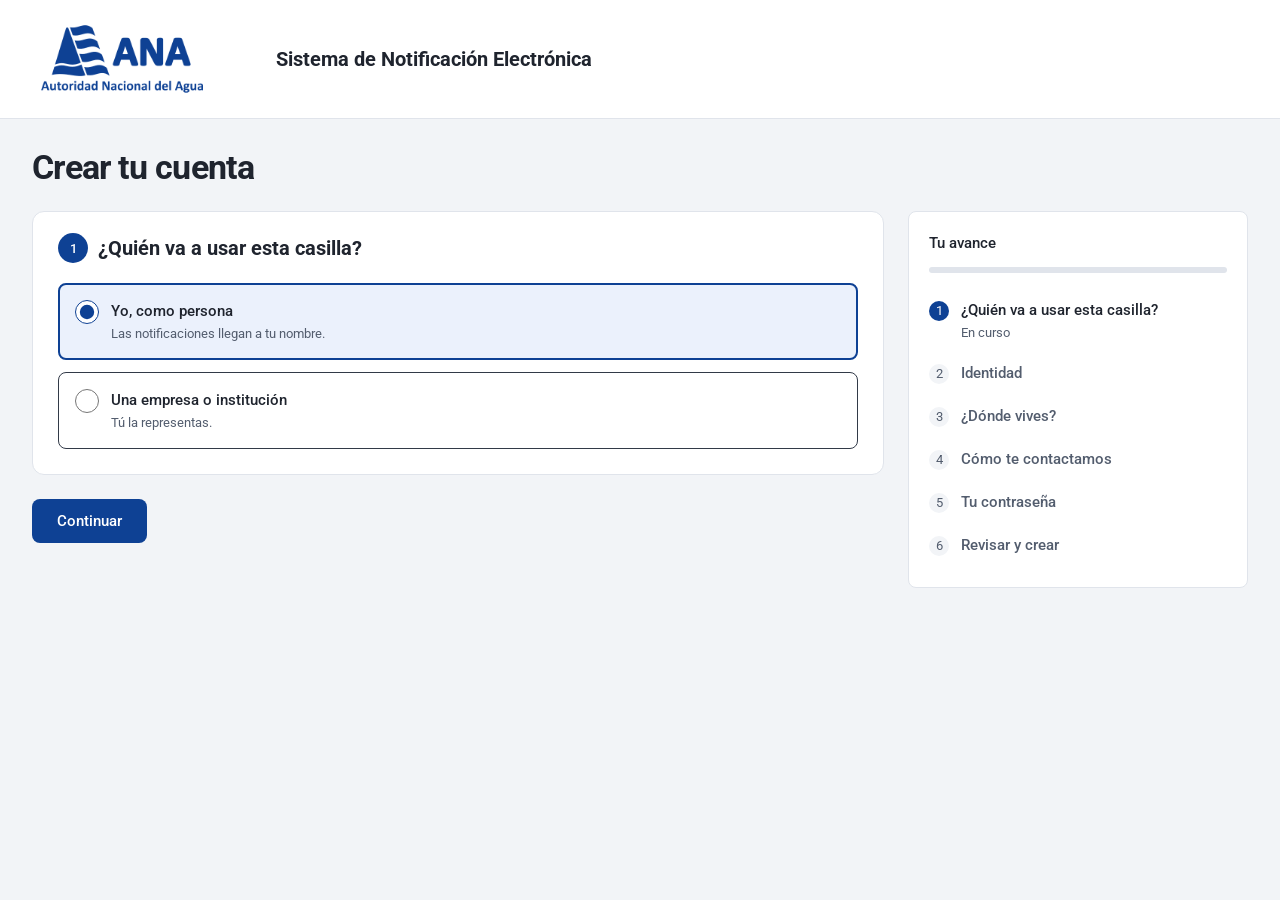
<file: registro.html>
<!doctype html>
<html lang="es">
<head>
  <meta charset="utf-8">
  <meta name="viewport" content="width=device-width, initial-scale=1, viewport-fit=cover">
  <title>Crear tu cuenta · Casilla Electrónica · ANA</title>
  <link rel="preconnect" href="https://fonts.googleapis.com">
  <link rel="preconnect" href="https://fonts.gstatic.com" crossorigin>
  <link rel="stylesheet" href="https://fonts.googleapis.com/css2?family=Roboto+Mono:wght@400;500&amp;family=Roboto:wght@400;500;700&amp;display=swap">
  <link rel="stylesheet" href="ana.css">
  <script src="app.js" defer></script>
</head>
<body data-pagina="registro">
  <!-- Íconos: van dentro de la página para que funcionen sin pedir archivos aparte -->
<svg class="sprite" xmlns="http://www.w3.org/2000/svg" aria-hidden="true" focusable="false">
<!-- Del sistema de diseño ANA (Figma · Iconografía) -->
<symbol id="calendario" viewBox="0 0 24 24"><g transform="scale(1.2)"><path d="M15.4166 4.58301H4.58329C3.66282 4.58301 2.91663 5.3292 2.91663 6.24967V15.4163C2.91663 16.3368 3.66282 17.083 4.58329 17.083H15.4166C16.3371 17.083 17.0833 16.3368 17.0833 15.4163V6.24967C17.0833 5.3292 16.3371 4.58301 15.4166 4.58301Z" stroke="currentColor" stroke-width="1.66667" stroke-linecap="round" stroke-linejoin="round"/><path d="M6.66663 2.5V6.66667M13.3333 2.5V6.66667M2.91663 9.16667H17.0833" stroke="currentColor" stroke-width="1.66667" stroke-linecap="round" stroke-linejoin="round"/></g></symbol>
<symbol id="enviar" viewBox="0 0 24 24"><g transform="scale(1.0909)"><path d="M19.25 2.75L9.625 12.375M9.625 12.375L2.75 8.70833L19.25 2.75L13.2917 19.25L9.625 12.375Z" stroke="currentColor" stroke-width="1.83333" stroke-linecap="round" stroke-linejoin="round"/></g></symbol>
<symbol id="expediente" viewBox="0 0 24 24"><g transform="scale(1.2)"><path d="M2.91663 6.24967C2.91663 5.80765 3.09222 5.38372 3.40478 5.07116C3.71734 4.7586 4.14127 4.58301 4.58329 4.58301H7.24996L8.91663 6.66634H15.4166C15.8587 6.66634 16.2826 6.84194 16.5951 7.1545C16.9077 7.46706 17.0833 7.89098 17.0833 8.33301V14.9997C17.0833 15.4417 16.9077 15.8656 16.5951 16.1782C16.2826 16.4907 15.8587 16.6663 15.4166 16.6663H4.58329C4.14127 16.6663 3.71734 16.4907 3.40478 16.1782C3.09222 15.8656 2.91663 15.4417 2.91663 14.9997V6.24967Z" stroke="currentColor" stroke-width="1.66667" stroke-linecap="round" stroke-linejoin="round"/></g></symbol>
<symbol id="tramites" viewBox="0 0 24 24"><path d="M6 3H13L18 8V21C18 21.2652 17.8946 21.5196 17.7071 21.7071C17.5196 21.8946 17.2652 22 17 22H6C5.73478 22 5.48043 21.8946 5.29289 21.7071C5.10536 21.5196 5 21.2652 5 21V4C5 3.73478 5.10536 3.48043 5.29289 3.29289C5.48043 3.10536 5.73478 3 6 3Z" stroke="currentColor" stroke-width="2" stroke-linecap="round" stroke-linejoin="round"/><path d="M13 3V8H18M8.5 13H15.5M8.5 17H13.5" stroke="currentColor" stroke-width="2" stroke-linecap="round" stroke-linejoin="round"/></symbol>
<symbol id="buscar" viewBox="0 0 24 24"><path d="M10.5 17C14.0899 17 17 14.0899 17 10.5C17 6.91015 14.0899 4 10.5 4C6.91015 4 4 6.91015 4 10.5C4 14.0899 6.91015 17 10.5 17Z" stroke="currentColor" stroke-width="2" stroke-linecap="round" stroke-linejoin="round"/><path d="M15.4 15.4L21 21" stroke="currentColor" stroke-width="2" stroke-linecap="round" stroke-linejoin="round"/></symbol>
<symbol id="usuario" viewBox="0 0 24 24"><path d="M12 12.5C14.2091 12.5 16 10.7091 16 8.5C16 6.29086 14.2091 4.5 12 4.5C9.79086 4.5 8 6.29086 8 8.5C8 10.7091 9.79086 12.5 12 12.5Z" stroke="currentColor" stroke-width="2" stroke-linecap="round" stroke-linejoin="round"/><path d="M4.5 20C4.5 16.4 7.9 14 12 14C16.1 14 19.5 16.4 19.5 20" stroke="currentColor" stroke-width="2" stroke-linecap="round" stroke-linejoin="round"/></symbol>
<symbol id="ayuda" viewBox="0 0 24 24"><path d="M12 21C16.9706 21 21 16.9706 21 12C21 7.02944 16.9706 3 12 3C7.02944 3 3 7.02944 3 12C3 16.9706 7.02944 21 12 21Z" stroke="currentColor" stroke-width="2" stroke-linecap="round" stroke-linejoin="round"/><path d="M9.5 9.3C9.5 7.9 10.6 6.9 12 6.9C13.4 6.9 14.5 7.9 14.5 9.2C14.5 11.1 12 11.1 12 13" stroke="currentColor" stroke-width="2" stroke-linecap="round" stroke-linejoin="round"/><path d="M12 18C12.6627 18 13.2 17.4627 13.2 16.8C13.2 16.1373 12.6627 15.6 12 15.6C11.3372 15.6 10.8 16.1373 10.8 16.8C10.8 17.4627 11.3372 18 12 18Z" fill="currentColor"/></symbol>
<symbol id="check" viewBox="0 0 24 24"><path d="M4 12.5L9.5 18L20 6.5" stroke="currentColor" stroke-width="2" stroke-linecap="round" stroke-linejoin="round"/></symbol>
<symbol id="alerta" viewBox="0 0 24 24"><path d="M12 3.6L22 20.4H2L12 3.6Z" stroke="currentColor" stroke-width="2" stroke-linecap="round" stroke-linejoin="round"/><path d="M12 9.8V13.8" stroke="currentColor" stroke-width="2" stroke-linecap="round" stroke-linejoin="round"/><path d="M12 18.2C12.6627 18.2 13.2 17.6627 13.2 17C13.2 16.3373 12.6627 15.8 12 15.8C11.3372 15.8 10.8 16.3373 10.8 17C10.8 17.6627 11.3372 18.2 12 18.2Z" fill="currentColor"/></symbol>
<symbol id="error" viewBox="0 0 24 24"><path d="M12 21C16.9706 21 21 16.9706 21 12C21 7.02944 16.9706 3 12 3C7.02944 3 3 7.02944 3 12C3 16.9706 7.02944 21 12 21Z" stroke="currentColor" stroke-width="2" stroke-linecap="round" stroke-linejoin="round"/><path d="M12 7.5V12.5" stroke="currentColor" stroke-width="2" stroke-linecap="round" stroke-linejoin="round"/><path d="M12 17.5C12.6627 17.5 13.2 16.9627 13.2 16.3C13.2 15.6373 12.6627 15.1 12 15.1C11.3372 15.1 10.8 15.6373 10.8 16.3C10.8 16.9627 11.3372 17.5 12 17.5Z" fill="currentColor"/></symbol>
<symbol id="info" viewBox="0 0 24 24"><path d="M12 21C16.9706 21 21 16.9706 21 12C21 7.02944 16.9706 3 12 3C7.02944 3 3 7.02944 3 12C3 16.9706 7.02944 21 12 21Z" stroke="currentColor" stroke-width="2" stroke-linecap="round" stroke-linejoin="round"/><path d="M12 16.5V11.5" stroke="currentColor" stroke-width="2" stroke-linecap="round" stroke-linejoin="round"/><path d="M12 9.2C12.6627 9.2 13.2 8.66274 13.2 8C13.2 7.33726 12.6627 6.8 12 6.8C11.3373 6.8 10.8 7.33726 10.8 8C10.8 8.66274 11.3373 9.2 12 9.2Z" fill="currentColor"/></symbol>
<symbol id="chevron-abajo" viewBox="0 0 24 24"><path d="M6 9.5L12 15.5L18 9.5" stroke="currentColor" stroke-width="2" stroke-linecap="round" stroke-linejoin="round"/></symbol>
<symbol id="chevron-derecha" viewBox="0 0 24 24"><path d="M9.5 6L15.5 12L9.5 18" stroke="currentColor" stroke-width="2" stroke-linecap="round" stroke-linejoin="round"/></symbol>
<symbol id="cerrar" viewBox="0 0 24 24"><path d="M6 6L18 18M18 6L6 18" stroke="currentColor" stroke-width="2" stroke-linecap="round" stroke-linejoin="round"/></symbol>
<symbol id="clip" viewBox="0 0 24 24"><path d="M20.5 11.5L12 20C11.0718 20.9283 9.81276 21.4497 8.50001 21.4497C7.18725 21.4497 5.92827 20.9283 5.00001 20C4.07175 19.0717 3.55026 17.8128 3.55026 16.5C3.55026 15.1872 4.07175 13.9283 5.00001 13L13 5C13.6631 4.33695 14.5623 3.96446 15.5 3.96446C16.4377 3.96446 17.337 4.33695 18 5C18.6631 5.66304 19.0355 6.56231 19.0355 7.5C19.0355 8.43768 18.6631 9.33695 18 10L10 18C9.60218 18.3978 9.06262 18.6213 8.50001 18.6213C7.9374 18.6213 7.39783 18.3978 7.00001 18C6.60219 17.6022 6.37869 17.0626 6.37869 16.5C6.37869 15.9374 6.60219 15.3978 7.00001 15L14.5 7.5" stroke="currentColor" stroke-width="2" stroke-linecap="round" stroke-linejoin="round"/></symbol>
<symbol id="descargar" viewBox="0 0 24 24"><path d="M12 3.5V14.5M16.5 10L12 14.5L7.5 10M4 19H20" stroke="currentColor" stroke-width="2" stroke-linecap="round" stroke-linejoin="round"/></symbol>
<symbol id="subir" viewBox="0 0 24 24"><path d="M12 16V4.5M16.5 9L12 4.5L7.5 9M4 19H20" stroke="currentColor" stroke-width="2" stroke-linecap="round" stroke-linejoin="round"/></symbol>
<symbol id="reloj" viewBox="0 0 24 24"><path d="M12 21C16.9706 21 21 16.9706 21 12C21 7.02944 16.9706 3 12 3C7.02944 3 3 7.02944 3 12C3 16.9706 7.02944 21 12 21Z" stroke="currentColor" stroke-width="2" stroke-linecap="round" stroke-linejoin="round"/><path d="M12 7.5V12.5L15.5 14.5" stroke="currentColor" stroke-width="2" stroke-linecap="round" stroke-linejoin="round"/></symbol>
<symbol id="salir" viewBox="0 0 24 24"><path d="M14.5 4.5H18C18.3978 4.5 18.7794 4.65804 19.0607 4.93934C19.342 5.22064 19.5 5.60218 19.5 6V18C19.5 18.3978 19.342 18.7794 19.0607 19.0607C18.7794 19.342 18.3978 19.5 18 19.5H14.5M10 16L6 12L10 8M6 12H14" stroke="currentColor" stroke-width="2" stroke-linecap="round" stroke-linejoin="round"/></symbol>
<symbol id="filtro" viewBox="0 0 24 24"><path d="M3 6H21L14 14V20L10 22V14L3 6Z" stroke="currentColor" stroke-width="2" stroke-linecap="round" stroke-linejoin="round"/></symbol>
<symbol id="agregar" viewBox="0 0 24 24"><path d="M12 5V19M5 12H19" stroke="currentColor" stroke-width="2" stroke-linecap="round" stroke-linejoin="round"/></symbol>
<symbol id="archivo" viewBox="0 0 24 24"><path d="M13 3H7C6.60218 3 6.22064 3.15804 5.93934 3.43934C5.65804 3.72064 5.5 4.10218 5.5 4.5V19.5C5.5 19.8978 5.65804 20.2794 5.93934 20.5607C6.22064 20.842 6.60218 21 7 21H17C17.3978 21 17.7794 20.842 18.0607 20.5607C18.342 20.2794 18.5 19.8978 18.5 19.5V8.5L13 3Z" stroke="currentColor" stroke-width="2" stroke-linecap="round" stroke-linejoin="round"/><path d="M13 3V8.5H18.5" stroke="currentColor" stroke-width="2" stroke-linecap="round" stroke-linejoin="round"/></symbol>
<symbol id="ojo" viewBox="0 0 24 24"><path d="M2 12C2 12 5.6 5 12 5C18.4 5 22 12 22 12C22 12 18.4 19 12 19C5.6 19 2 12 2 12Z" stroke="currentColor" stroke-width="2" stroke-linecap="round" stroke-linejoin="round"/><path d="M12 15C13.6569 15 15 13.6569 15 12C15 10.3431 13.6569 9 12 9C10.3431 9 9 10.3431 9 12C9 13.6569 10.3431 15 12 15Z" stroke="currentColor" stroke-width="2" stroke-linecap="round" stroke-linejoin="round"/></symbol>
<symbol id="mas-acciones" viewBox="0 0 24 24"><path d="M12 6.5C12.8284 6.5 13.5 5.82843 13.5 5C13.5 4.17157 12.8284 3.5 12 3.5C11.1716 3.5 10.5 4.17157 10.5 5C10.5 5.82843 11.1716 6.5 12 6.5Z" stroke="currentColor" stroke-width="2" stroke-linecap="round" stroke-linejoin="round"/><path d="M12 13.5C12.8284 13.5 13.5 12.8284 13.5 12C13.5 11.1716 12.8284 10.5 12 10.5C11.1716 10.5 10.5 11.1716 10.5 12C10.5 12.8284 11.1716 13.5 12 13.5Z" stroke="currentColor" stroke-width="2" stroke-linecap="round" stroke-linejoin="round"/><path d="M12 20.5C12.8284 20.5 13.5 19.8284 13.5 19C13.5 18.1716 12.8284 17.5 12 17.5C11.1716 17.5 10.5 18.1716 10.5 19C10.5 19.8284 11.1716 20.5 12 20.5Z" stroke="currentColor" stroke-width="2" stroke-linecap="round" stroke-linejoin="round"/></symbol>
<symbol id="sobre" viewBox="0 0 24 24"><path d="M19.5 5H4.5C3.39543 5 2.5 5.89543 2.5 7V17C2.5 18.1046 3.39543 19 4.5 19H19.5C20.6046 19 21.5 18.1046 21.5 17V7C21.5 5.89543 20.6046 5 19.5 5Z" stroke="currentColor" stroke-width="2" stroke-linecap="round" stroke-linejoin="round"/><path d="M3 7L12 13L21 7" stroke="currentColor" stroke-width="2" stroke-linecap="round" stroke-linejoin="round"/></symbol>
<symbol id="sobre-abierto" viewBox="0 0 24 24"><path d="M19.5 9H4.5C3.39543 9 2.5 9.89543 2.5 11V17C2.5 18.1046 3.39543 19 4.5 19H19.5C20.6046 19 21.5 18.1046 21.5 17V11C21.5 9.89543 20.6046 9 19.5 9Z" stroke="currentColor" stroke-width="2" stroke-linecap="round" stroke-linejoin="round"/><path d="M2.5 10.5L12 4L21.5 10.5" stroke="currentColor" stroke-width="2" stroke-linecap="round" stroke-linejoin="round"/></symbol>
<symbol id="orden" viewBox="0 0 24 24"><path d="M14.959 9.5H9.04102L12 5.80078L14.959 9.5Z" fill="currentColor" stroke="currentColor"/><path d="M14.959 14.5L12 18.1992L9.04102 14.5H14.959Z" fill="currentColor" stroke="currentColor"/></symbol>
<symbol id="orden-desc" viewBox="0 0 24 24"><path d="M15.584 9.5L12 15.0742L8.41602 9.5H15.584Z" fill="currentColor" stroke="currentColor"/></symbol>
<symbol id="orden-asc" viewBox="0 0 24 24"><path d="M15.584 14.5L12 8.9258L8.41602 14.5H15.584Z" fill="currentColor" stroke="currentColor"/></symbol>
<symbol id="telefono" viewBox="0 0 24 24"><path d="M19.8881 14.9201V17.9201C19.8892 18.1986 19.8322 18.4743 19.7206 18.7294C19.6091 18.9846 19.4454 19.2137 19.2402 19.402C19.035 19.5902 18.7927 19.7336 18.5289 19.8228C18.265 19.912 17.9855 19.9452 17.7081 19.9201C14.631 19.5857 11.6751 18.5342 9.07812 16.8501C6.66194 15.3148 4.61345 13.2663 3.07812 10.8501C1.38809 8.2413 0.33636 5.27109 0.00811671 2.1801C-0.0168728 1.90356 0.0159916 1.62486 0.104617 1.36172C0.193243 1.09859 0.335688 0.856786 0.522883 0.651718C0.710078 0.44665 0.937922 0.282806 1.19191 0.170619C1.44589 0.0584315 1.72046 0.000358432 1.99812 9.69523e-05H4.99812C5.48342 -0.00467949 5.95391 0.167176 6.32188 0.48363C6.68985 0.800084 6.93019 1.23954 6.99812 1.7201C7.12474 2.68016 7.35957 3.62282 7.69812 4.5301C7.83266 4.88802 7.86178 5.27701 7.78202 5.65098C7.70227 6.02494 7.51698 6.36821 7.24812 6.6401L5.97812 7.9101C7.40167 10.4136 9.47457 12.4865 11.9781 13.9101L13.2481 12.6401C13.52 12.3712 13.8633 12.1859 14.2372 12.1062C14.6112 12.0264 15.0002 12.0556 15.3581 12.1901C16.2654 12.5286 17.2081 12.7635 18.1681 12.8901C18.6539 12.9586 19.0975 13.2033 19.4146 13.5776C19.7318 13.9519 19.9003 14.4297 19.8881 14.9201Z" transform="translate(2 2)" stroke="currentColor" stroke-width="2" stroke-linecap="round" stroke-linejoin="round"/></symbol>
<symbol id="whatsapp" viewBox="0 0 24 24"><path fill-rule="evenodd" clip-rule="evenodd" d="M7.17 6.14L6.3 7.01V7.17L5.88 7.85L5.91 8.23L5.74 8.41V9.7L5.91 9.89L5.88 10.27L6.05 10.43L6.02 10.69L6.16 10.8L6.45 11.53L6.73 11.79L6.84 12.19L7.12 12.45V12.61L7.41 12.87V13.03L8.37 14.09V14.25L9.77 15.66H9.94L10.31 16.05H10.48L11.16 16.62H11.32L12.26 17.16H12.54L13.24 17.58L13.48 17.55L14.04 17.84H14.46L14.58 17.98H15.56L15.68 17.84L16.5 17.72L17.04 17.3H17.2L17.67 16.83L17.95 16.27L17.93 16.03L18.09 15.84V15.07L17.88 14.86L17.2 14.6L16.95 14.32H16.78L15.28 13.5H15L14.67 13.69V13.85L13.85 14.65V14.79L13.64 15H12.94L12.42 14.6L11.95 14.44L11.72 14.18H11.55L11.3 13.9H11.13L9.84 12.61V12.45L9.45 12.07L9.42 11.88L9.16 11.65L9.02 11.23L8.88 11.11V10.69L9.59 10.01V9.84L9.98 9.35V9.05L9.7 8.65L9.73 8.39L9.56 8.23L9.59 7.97L9.42 7.8L9.45 7.55L9.16 7.15V6.87L9.02 6.75L8.86 6.28H8.7L8.3 6H7.59L7.48 6.14H7.17ZM18.33 4.22L20.44 6.59L21.68 9.47L21.8 10.97L21.96 11.13V12.56L21.8 12.75L21.82 13.66L21.52 14.39L21.54 14.79L20.72 16.69L19.88 17.95L18.02 19.78L16.78 20.6L14.3 21.56L12.66 21.68L12.54 21.82L9.68 21.56L7.99 21L6.66 20.18L2.93 21.14L2.86 20.62L3.14 20.09L3.26 19.15L3.82 17.48L3.4 16.97L2.44 14.91L2.32 13.97L2.16 13.8L2.18 13.15L2.02 12.96V10.73L2.18 10.55L2.3 9.33L2.86 7.8L4.22 5.65L5.79 4.08L7.03 3.26L8.16 2.7L10.76 2.02H13.22L13.34 2.16L14.6 2.3L16.95 3.26L18.33 4.22ZM21.09 4.12L19.8 2.86L17.91 1.5L15.28 0.4L13.12 0H10.85L8.7 0.4L6.07 1.5L4.31 2.72L1.92 5.37L0.96 7.12L0.26 9.21L0 10.92L0.14 13.85L0.82 16.29L1.66 17.88L0.54 21.47L0 23.98L5.95 22.34H6.38L7.99 23.16L9.54 23.58L13.62 23.72L16.92 22.76L19.43 21.23L21.38 19.29L22.48 17.65L23.02 16.57L23.84 13.71L23.98 11.6L23.58 8.79L22.2 5.65L21.09 4.12Z" fill="currentColor"/></symbol>
<symbol id="correo" viewBox="0 0 24 24"><path d="M19 5.5H5C3.89543 5.5 3 6.39543 3 7.5V16.5C3 17.6046 3.89543 18.5 5 18.5H19C20.1046 18.5 21 17.6046 21 16.5V7.5C21 6.39543 20.1046 5.5 19 5.5Z" stroke="currentColor" stroke-width="2" stroke-linecap="round" stroke-linejoin="round"/><path d="M3.5 7L12 13L20.5 7" stroke="currentColor" stroke-width="2" stroke-linecap="round" stroke-linejoin="round"/></symbol>
<symbol id="editar" viewBox="0 0 24 24"><path d="M4 20H8L20 7.99999C20.5016 7.46379 20.7751 6.75364 20.7629 6.01952C20.7507 5.28539 20.4536 4.58476 19.9344 4.06558C19.4152 3.54641 18.7146 3.24933 17.9805 3.23709C17.2463 3.22485 16.5362 3.4984 16 3.99999L4 16V20Z" stroke="currentColor" stroke-width="2" stroke-linecap="round" stroke-linejoin="round"/></symbol>
<!-- PROVISIONALES: no están en el sistema de diseño todavía -->
<symbol id="candado" viewBox="0 0 24 24"><g fill="none" stroke="currentColor" stroke-width="2" stroke-linecap="round" stroke-linejoin="round"><path d="M17 10.5H7C5.89543 10.5 5 11.3954 5 12.5V18.5C5 19.6046 5.89543 20.5 7 20.5H17C18.1046 20.5 19 19.6046 19 18.5V12.5C19 11.3954 18.1046 10.5 17 10.5Z"/><path d="M8.5 10.5V8C8.5 7.07174 8.86875 6.1815 9.52513 5.52513C10.1815 4.86875 11.0717 4.5 12 4.5C12.9283 4.5 13.8185 4.86875 14.4749 5.52513C15.1313 6.1815 15.5 7.07174 15.5 8V10.5"/></g></symbol>
<symbol id="ojo-tachado" viewBox="0 0 24 24"><g fill="none" stroke="currentColor" stroke-width="2" stroke-linecap="round" stroke-linejoin="round"><path d="M3 3l18 18"/><path d="M10.6 5.1A10.6 10.6 0 0 1 12 5c6.4 0 10 7 10 7a17 17 0 0 1-3 3.8M6.4 6.4C3.6 8.2 2 12 2 12s3.6 7 10 7a9.9 9.9 0 0 0 5.6-1.6"/><path d="M9.9 9.9a3 3 0 0 0 4.2 4.2"/></g></symbol>
<symbol id="enlace" viewBox="0 0 24 24"><g fill="none" stroke="currentColor" stroke-width="2" stroke-linecap="round" stroke-linejoin="round"><path d="M10 14a4.5 4.5 0 0 0 6.4 0l3-3a4.5 4.5 0 0 0-6.4-6.4l-1 1"/><path d="M14 10a4.5 4.5 0 0 0-6.4 0l-3 3a4.5 4.5 0 0 0 6.4 6.4l1-1"/></g></symbol>
<symbol id="dnie" viewBox="0 0 24 24"><g fill="none" stroke="currentColor" stroke-width="2" stroke-linecap="round" stroke-linejoin="round"><rect x="2.5" y="5" width="19" height="14" rx="2"/><circle cx="8.5" cy="11" r="2.2"/><path d="M5.5 16c.6-1.6 1.7-2.4 3-2.4s2.4.8 3 2.4"/><path d="M14.5 10h4M14.5 13.5h3"/></g></symbol>
<symbol id="certificado" viewBox="0 0 24 24"><g fill="none" stroke="currentColor" stroke-width="2" stroke-linecap="round" stroke-linejoin="round"><circle cx="12" cy="9" r="5"/><path d="m9 13.3-1.5 7.2L12 18l4.5 2.5-1.5-7.2"/></g></symbol>
<symbol id="rostro" viewBox="0 0 24 24"><g fill="none" stroke="currentColor" stroke-width="2" stroke-linecap="round" stroke-linejoin="round"><path d="M4 8V6a2 2 0 0 1 2-2h2M16 4h2a2 2 0 0 1 2 2v2M20 16v2a2 2 0 0 1-2 2h-2M8 20H6a2 2 0 0 1-2-2v-2"/><path d="M9 10h.01M15 10h.01"/><path d="M9.5 15a3.5 3.5 0 0 0 5 0"/></g></symbol>
<symbol id="copiar" viewBox="0 0 24 24"><g fill="none" stroke="currentColor" stroke-width="2" stroke-linecap="round" stroke-linejoin="round"><rect x="8" y="8" width="12" height="12" rx="2"/><path d="M16 8V6a2 2 0 0 0-2-2H6a2 2 0 0 0-2 2v8a2 2 0 0 0 2 2h2"/></g></symbol>
</svg>
                  <a class="saltar" href="#contenido">Saltar al contenido principal</a>

  <header class="barra-superior">
    <div class="barra-superior__interior">
      <a class="barra-superior__logo" href="ingreso.html">
        <img src="img/logo-ana.png" alt="Autoridad Nacional del Agua, ir al inicio" width="180" height="85">
      </a>
      <p class="barra-superior__servicio">Sistema de Notificación Electrónica</p>
    </div>
  </header>

  <main class="pagina pagina--formulario" id="contenido" tabindex="-1">

    <div class="encabezado-pagina">
      <div class="encabezado-pagina__texto">
        <h1 class="t-h1">Crear tu cuenta</h1>
      </div>
    </div>

    <div class="reparto">
      <div class="pasos">

        <!-- PASO 1 · ¿Quién va a usar esta casilla? -->
        <section class="paso" data-paso="quien" aria-labelledby="t-quien">
          <form class="paso__form" id="f-quien" novalidate>
            <div class="tarjeta-paso">
              <div class="paso__encabezado">
                <span class="marcador marcador--actual" aria-hidden="true">1</span>
                <h2 class="paso__titulo" id="t-quien" tabindex="-1"><span class="visualmente-oculto">Paso 1 de 6: </span>¿Quién va a usar esta casilla?</h2>
              </div>
              <fieldset class="eleccion">
                <legend class="visualmente-oculto">¿Quién va a usar esta casilla?</legend>
                <label class="eleccion__opcion"><input type="radio" name="quien" value="persona" checked>
                  <span class="eleccion__texto"><span class="eleccion__titulo">Yo, como persona</span><span class="eleccion__ayuda">Las notificaciones llegan a tu nombre.</span></span></label>
                <label class="eleccion__opcion"><input type="radio" name="quien" value="empresa">
                  <span class="eleccion__texto"><span class="eleccion__titulo">Una empresa o institución</span><span class="eleccion__ayuda">Tú la representas.</span></span></label>
              </fieldset>
            </div>
            <div class="paso__botones">
              <button type="submit" class="boton boton--primario">Continuar</button>
            </div>
          </form>
        </section>

        <!-- PASO 2 · Identidad (sale a ID Perú y vuelve) -->
        <section class="paso" data-paso="identidad" aria-labelledby="t-identidad" hidden>
          <form class="paso__form" id="f-identidad" novalidate>
            <div class="tarjeta-paso">
              <div class="paso__encabezado">
                <span class="marcador marcador--actual" aria-hidden="true">2</span>
                <h2 class="paso__titulo" id="t-identidad" tabindex="-1"><span class="visualmente-oculto">Paso 2 de 6: </span>Identifícate</h2>
              </div>
              <div class="aviso aviso--error" id="errores-identidad" tabindex="-1" hidden></div>
              <p class="paso__intro">Vamos a confirmar con RENIEC que eres quien dices ser.</p>
              <div class="reticula">
                <div class="campo col-5">
                  <label class="campo__etiqueta" for="r-tipo-doc">Tipo de documento</label>
                  <select class="campo__control" id="r-tipo-doc"><option>DNI</option></select>
                </div>
                <div class="campo col-5">
                  <label class="campo__etiqueta" for="r-num-doc">Número de documento</label>
                  <input class="campo__control" id="r-num-doc" inputmode="numeric" autocomplete="off" maxlength="8" placeholder="8 dígitos" aria-describedby="r-num-doc-error" required>
                  <p class="campo__error" id="r-num-doc-error" hidden><svg class="icono icono--16" aria-hidden="true" focusable="false"><use href="#alerta"></use></svg><span class="campo__error-texto"></span></p>
                </div>
              </div>
              <h3 class="subtitulo-form" id="t-metodo">Elige cómo verificar tu identidad</h3>
              <div class="aviso aviso--alerta">
                <svg class="icono" aria-hidden="true" focusable="false"><use href="#alerta"></use></svg>
                <div><p class="aviso__titulo">No cierres esta página</p>
                <p>Vas a salir a ID Perú, del RENIEC, y tienes que volver aquí. Si cierras el navegador, empiezas de nuevo.</p></div>
              </div>
              <ul class="rutas" aria-labelledby="t-metodo">
                <li><button type="submit" class="ruta" value="facial" aria-describedby="ruta-facial">
                  <span class="ruta__texto"><span class="ruta__titulo">Con reconocimiento facial</span><span class="ruta__ayuda" id="ruta-facial">Necesitas la aplicación ID Perú en tu celular. Pesa 119 MB.</span></span>
                  <svg class="icono" aria-hidden="true" focusable="false"><use href="#chevron-derecha"></use></svg></button></li>
                <li><button type="submit" class="ruta" value="dnie" aria-describedby="ruta-dnie">
                  <span class="ruta__texto"><span class="ruta__titulo">Con DNI electrónico</span><span class="ruta__ayuda" id="ruta-dnie">Necesitas una computadora con lector de DNIe, o un celular con NFC.</span></span>
                  <svg class="icono" aria-hidden="true" focusable="false"><use href="#chevron-derecha"></use></svg></button></li>
                <li><button type="submit" class="ruta" value="certificado" aria-describedby="ruta-certificado">
                  <span class="ruta__texto"><span class="ruta__titulo">Con certificado digital</span><span class="ruta__ayuda" id="ruta-certificado">Necesitas una computadora con Windows y el Cliente ID Perú instalado.</span></span>
                  <svg class="icono" aria-hidden="true" focusable="false"><use href="#chevron-derecha"></use></svg></button></li>
              </ul>
            </div>
            <div class="paso__botones">
              <button type="button" class="boton boton--secundario" data-volver>Volver</button>
            </div>
          </form>
        </section>

        <!-- PASO 3 · Tus datos (nombres de RENIEC como texto, no editables) -->
        <section class="paso" data-paso="datos" aria-labelledby="t-datos" hidden>
          <form class="paso__form" id="f-datos" novalidate>
            <div class="tarjeta-paso">
              <div class="paso__encabezado">
                <span class="marcador marcador--actual" aria-hidden="true">3</span>
                <h2 class="paso__titulo" id="t-datos" tabindex="-1"><span class="visualmente-oculto">Paso 3 de 6: </span>Tus datos</h2>
              </div>
              <div class="aviso aviso--error" id="errores-datos" tabindex="-1" hidden></div>
              <p class="paso__intro">Los nombres vienen del RENIEC y no se pueden cambiar. Completa los datos que faltan.</p>
              <dl class="reticula datos-fijos">
                <div class="dato-fijo col-10"><dt>Nombres</dt><dd id="r-nombres"></dd></div>
                <div class="dato-fijo col-5"><dt>Apellido paterno</dt><dd id="r-paterno"></dd></div>
                <div class="dato-fijo col-5"><dt>Apellido materno</dt><dd id="r-materno"></dd></div>
              </dl>
              <div class="reticula">
                <div class="campo">
                  <label class="campo__etiqueta" for="r-direccion">Dirección</label>
                  <input class="campo__control" id="r-direccion" autocomplete="street-address" aria-describedby="r-direccion-error" required>
                  <p class="campo__error" id="r-direccion-error" hidden><svg class="icono icono--16" aria-hidden="true" focusable="false"><use href="#alerta"></use></svg><span class="campo__error-texto"></span></p>
                </div>
                <div class="campo col-3">
                  <label class="campo__etiqueta" for="r-dep">Departamento</label>
                  <select class="campo__control" id="r-dep" aria-describedby="r-dep-error" required></select>
                  <p class="campo__error" id="r-dep-error" hidden><svg class="icono icono--16" aria-hidden="true" focusable="false"><use href="#alerta"></use></svg><span class="campo__error-texto"></span></p>
                </div>
                <div class="campo col-3">
                  <label class="campo__etiqueta" for="r-prov">Provincia</label>
                  <select class="campo__control" id="r-prov" aria-describedby="r-prov-error" required></select>
                  <p class="campo__error" id="r-prov-error" hidden><svg class="icono icono--16" aria-hidden="true" focusable="false"><use href="#alerta"></use></svg><span class="campo__error-texto"></span></p>
                </div>
                <div class="campo col-4">
                  <label class="campo__etiqueta" for="r-dist">Distrito</label>
                  <select class="campo__control" id="r-dist" aria-describedby="r-dist-error" required></select>
                  <p class="campo__error" id="r-dist-error" hidden><svg class="icono icono--16" aria-hidden="true" focusable="false"><use href="#alerta"></use></svg><span class="campo__error-texto"></span></p>
                </div>
              </div>
            </div>
            <div class="paso__botones">
              <button type="submit" class="boton boton--primario">Continuar</button>
              <button type="button" class="boton boton--secundario" data-volver>Volver</button>
            </div>
          </form>
        </section>

        <!-- PASO 4 · Cómo te contactamos (con código por SMS) -->
        <section class="paso" data-paso="contacto" aria-labelledby="t-contacto" hidden>
          <form class="paso__form" id="f-contacto" novalidate>
            <div class="tarjeta-paso">
              <div class="paso__encabezado">
                <span class="marcador marcador--actual" aria-hidden="true">4</span>
                <h2 class="paso__titulo" id="t-contacto" tabindex="-1"><span class="visualmente-oculto">Paso 4 de 6: </span>Cómo te contactamos</h2>
              </div>
              <div class="aviso aviso--error" id="errores-contacto" tabindex="-1" hidden></div>
              <p class="paso__intro">Aquí te avisamos cuando tengas una notificación.</p>
              <div class="reticula">
                <div class="campo col-5">
                  <label class="campo__etiqueta" for="r-correo">Correo electrónico</label>
                  <input class="campo__control" id="r-correo" type="email" autocomplete="email" aria-describedby="r-correo-error" required>
                  <p class="campo__error" id="r-correo-error" hidden><svg class="icono icono--16" aria-hidden="true" focusable="false"><use href="#alerta"></use></svg><span class="campo__error-texto"></span></p>
                </div>
                <div class="campo col-5">
                  <label class="campo__etiqueta" for="r-correo2">Confirma tu correo electrónico</label>
                  <input class="campo__control" id="r-correo2" type="email" autocomplete="off" aria-describedby="r-correo2-error" required>
                  <p class="campo__error" id="r-correo2-error" hidden><svg class="icono icono--16" aria-hidden="true" focusable="false"><use href="#alerta"></use></svg><span class="campo__error-texto"></span></p>
                </div>
                <div class="campo col-5">
                  <label class="campo__etiqueta" for="r-celular">Celular</label>
                  <input class="campo__control" id="r-celular" type="tel" inputmode="numeric" autocomplete="tel-national" aria-describedby="r-celular-ayuda r-celular-error" required>
                  <p class="campo__ayuda" id="r-celular-ayuda">Si no tienes celular, puedes usar el de un familiar.</p>
                  <p class="campo__error" id="r-celular-error" hidden><svg class="icono icono--16" aria-hidden="true" focusable="false"><use href="#alerta"></use></svg><span class="campo__error-texto"></span></p>
                </div>
                <div class="campo col-5">
                  <label class="campo__etiqueta" for="r-fijo">Teléfono fijo <span class="campo__opcional">(opcional)</span></label>
                  <input class="campo__control" id="r-fijo" type="tel" inputmode="numeric" autocomplete="off" aria-describedby="r-fijo-ayuda">
                  <p class="campo__ayuda" id="r-fijo-ayuda">Si en tu zona hay teléfono comunitario, puedes ponerlo.</p>
                </div>
              </div>
              <div class="codigo-sms" id="codigo-sms" hidden>
                <h3 class="subtitulo-form" id="t-codigo" tabindex="-1">Escribe el código que te llegó por SMS</h3>
                <div class="campo">
                  <label class="campo__etiqueta" for="r-codigo">Código de verificación</label>
                  <input class="campo__control campo__control--codigo" id="r-codigo" inputmode="numeric" autocomplete="one-time-code" maxlength="6" aria-describedby="r-codigo-ayuda r-codigo-error">
                  <p class="campo__ayuda" id="r-codigo-ayuda"></p>
                  <p class="campo__error" id="r-codigo-error" hidden><svg class="icono icono--16" aria-hidden="true" focusable="false"><use href="#alerta"></use></svg><span class="campo__error-texto"></span></p>
                </div>
                <div class="codigo-sms__botones">
                  <button type="button" class="boton boton--primario" id="verificar-codigo">Verificar</button>
                  <button type="button" class="boton boton--terciario" id="reenviar-codigo">Reenviar</button>
                </div>
              </div>
            </div>
            <div class="paso__botones">
              <button type="submit" class="boton boton--primario">Continuar</button>
              <button type="button" class="boton boton--secundario" data-volver>Volver</button>
            </div>
          </form>
        </section>

        <!-- PASO 5 · Tu contraseña -->
        <section class="paso" data-paso="clave" aria-labelledby="t-clave" hidden>
          <form class="paso__form" id="f-clave" novalidate>
            <div class="tarjeta-paso">
              <div class="paso__encabezado">
                <span class="marcador marcador--actual" aria-hidden="true">5</span>
                <h2 class="paso__titulo" id="t-clave" tabindex="-1"><span class="visualmente-oculto">Paso 5 de 6: </span>Tu contraseña</h2>
              </div>
              <div class="aviso aviso--error" id="errores-clave" tabindex="-1" hidden></div>
              <p class="paso__intro">La vas a usar cada vez que entres a tu casilla.</p>
              <div class="reticula">
                <div class="campo col-5">
                  <label class="campo__etiqueta" for="r-clave">Contraseña</label>
                  <div class="campo__envoltura">
                    <input class="campo__control" id="r-clave" type="password" autocomplete="new-password" aria-describedby="r-clave-error" required>
                    <button type="button" class="boton boton--icono" data-ver-clave="r-clave" aria-label="Mostrar contraseña" aria-pressed="false" aria-controls="r-clave">
                      <svg class="icono" aria-hidden="true" focusable="false"><use href="#ojo"></use></svg>
                    </button>
                  </div>
                  <p class="campo__error" id="r-clave-error" hidden><svg class="icono icono--16" aria-hidden="true" focusable="false"><use href="#alerta"></use></svg><span class="campo__error-texto"></span></p>
                </div>
                <div class="col-5 medidor-zona">
                  <div class="medidor" aria-hidden="true"><span></span><span></span><span></span></div>
                  <p class="medidor__texto" id="medidor-texto">Seguridad: escribe tu contraseña</p>
                  <ul class="requisitos" id="requisitos">
                    <li data-req="largo">Al menos 8 caracteres<span class="visualmente-oculto js-req-estado">, pendiente</span></li>
                    <li data-req="caso">Una mayúscula y una minúscula<span class="visualmente-oculto js-req-estado">, pendiente</span></li>
                    <li data-req="numero">Un número<span class="visualmente-oculto js-req-estado">, pendiente</span></li>
                    <li data-req="simbolo">Un símbolo, como # o @<span class="visualmente-oculto js-req-estado">, pendiente</span></li>
                  </ul>
                </div>
                <div class="campo col-5">
                  <label class="campo__etiqueta" for="r-clave2">Repite la contraseña</label>
                  <div class="campo__envoltura">
                    <input class="campo__control" id="r-clave2" type="password" autocomplete="new-password" aria-describedby="r-clave2-error" required>
                    <button type="button" class="boton boton--icono" data-ver-clave="r-clave2" aria-label="Mostrar repite la contraseña" aria-pressed="false" aria-controls="r-clave2">
                      <svg class="icono" aria-hidden="true" focusable="false"><use href="#ojo"></use></svg>
                    </button>
                  </div>
                  <p class="campo__error" id="r-clave2-error" hidden><svg class="icono icono--16" aria-hidden="true" focusable="false"><use href="#alerta"></use></svg><span class="campo__error-texto"></span></p>
                </div>
              </div>
            </div>
            <div class="paso__botones">
              <button type="submit" class="boton boton--primario">Continuar</button>
              <button type="button" class="boton boton--secundario" data-volver>Volver</button>
            </div>
          </form>
        </section>

        <!-- PASO 6 · Revisar y crear -->
        <section class="paso" data-paso="revision" aria-labelledby="t-revision" hidden>
          <form class="paso__form" id="f-revision" novalidate>
            <div class="tarjeta-paso">
              <div class="paso__encabezado">
                <span class="marcador marcador--actual" aria-hidden="true">6</span>
                <h2 class="paso__titulo" id="t-revision" tabindex="-1"><span class="visualmente-oculto">Paso 6 de 6: </span>Revisar y crear</h2>
              </div>
              <div class="aviso aviso--error" id="errores-revision" tabindex="-1" hidden></div>
              <p class="paso__intro">Revisa en «Tu avance» lo que respondiste. Puedes editar cualquier paso.</p>
              <div class="casillas">
                <div class="casilla-campo">
                  <label class="casilla"><input type="checkbox" id="r-terminos" aria-describedby="r-terminos-ayuda r-terminos-error">
                    <span>He leído y acepto los Términos y condiciones</span></label>
                  <p class="campo__ayuda" id="r-terminos-ayuda"><button type="button" class="enlace-accion" id="abrir-terminos">Leer los Términos y condiciones</button> antes de aceptar.</p>
                  <p class="campo__error" id="r-terminos-error" hidden><svg class="icono icono--16" aria-hidden="true" focusable="false"><use href="#alerta"></use></svg><span class="campo__error-texto"></span></p>
                </div>
                <div class="casilla-campo">
                  <label class="casilla"><input type="checkbox" id="r-declaro" aria-describedby="r-declaro-ayuda r-declaro-error">
                    <span>Declaro bajo juramento que los datos que entregué son ciertos</span></label>
                  <p class="campo__ayuda" id="r-declaro-ayuda">Declarar datos falsos es delito, según el artículo 411 del Código Penal.</p>
                  <p class="campo__error" id="r-declaro-error" hidden><svg class="icono icono--16" aria-hidden="true" focusable="false"><use href="#alerta"></use></svg><span class="campo__error-texto"></span></p>
                </div>
              </div>
            </div>
            <div class="paso__botones">
              <button type="submit" class="boton boton--primario">Crear mi cuenta</button>
              <button type="button" class="boton boton--secundario" data-volver>Volver</button>
            </div>
          </form>
        </section>

        <!-- CUENTA CREADA -->
        <section class="paso" data-paso="creada" aria-labelledby="t-creada" hidden>
          <div class="tarjeta-paso cuenta-creada">
            <svg class="icono cuenta-creada__icono" aria-hidden="true" focusable="false"><use href="#check"></use></svg>
            <h2 class="cuenta-creada__titulo" id="t-creada" tabindex="-1">Tu cuenta ya está activa</h2>
            <p class="cuenta-creada__texto">Desde ahora puedes entrar con tu DNI y la contraseña que acabas de crear.</p>
            <ul class="cuenta-creada__datos">
              <li><span class="cuenta-creada__dato">Te avisamos por correo y por SMS</span><span>Cada vez que la ANA te deposite una notificación.</span></li>
              <li><span class="cuenta-creada__dato">Tienes 5 días hábiles para abrirla</span><span>Si no la abres, te la enviamos en papel.</span></li>
              <li><span class="cuenta-creada__dato">El horario cuenta de lunes a viernes</span><span>De 8 de la mañana a 5 de la tarde.</span></li>
            </ul>
            <a class="boton boton--primario" href="ingreso.html">Entrar a mi casilla</a>
          </div>
        </section>
      </div>

      <aside class="avance" aria-labelledby="avance-titulo">
        <h2 class="avance__titulo" id="avance-titulo">Tu avance</h2>
        <p class="visualmente-oculto" id="avance-texto"></p>
        <div class="avance__barra" aria-hidden="true"><div class="avance__relleno" id="avance-relleno"></div></div>
        <ol class="avance__lista" id="avance-lista"></ol>
      </aside>
    </div>
  </main>

  <!-- Términos y condiciones (Modal del sistema de diseño) -->
  <div class="modal-capa" id="modal-terminos" hidden>
    <div class="modal modal--largo" role="dialog" aria-modal="true" aria-labelledby="terminos-titulo">
      <h2 class="modal__titulo" id="terminos-titulo" tabindex="-1">Términos y condiciones</h2>
      <div class="modal__cuerpo" tabindex="0" aria-label="Texto de los términos y condiciones">
        <h3 class="subtitulo-form">Términos y condiciones de uso del servicio de la Casilla Electrónica Digital de la ANA</h3>
        <p>El Sistema de Notificación Electrónica es un canal adicional que la ANA pone a disposición del público para presentar documentos e iniciar trámites desde cualquier lugar del país, las 24 horas, los 7 días de la semana.</p>
        <p>Los trámites iniciados por este medio tienen la misma validez que los realizados en la Plataforma de Atención al Ciudadano.</p>
        <h3 class="subtitulo-form">I. Acceso al sistema</h3>
        <p>Los documentos que se presenten deben estar firmados y digitalizados en formato PDF, GIF, TIF, JPEG o JPG.</p>
        <h3 class="subtitulo-form">II. Requisitos para la presentación de documentos</h3>
        <p>Los documentos no pueden pesar más de 50 MB por archivo ni más de 150 MB por expediente.</p>
      </div>
      <div class="modal__botones">
        <button type="button" class="boton boton--primario" id="terminos-aceptar">He leído y acepto</button>
        <button type="button" class="boton boton--secundario" id="terminos-cerrar">Cerrar sin aceptar</button>
      </div>
    </div>
  </div>

  <div class="visualmente-oculto" id="anuncio" role="status" aria-live="polite"></div>
  <aside class="notificacion" id="notificacion" aria-label="Aviso" hidden>
    <svg class="icono" aria-hidden="true" focusable="false"><use href="#info"></use></svg>
    <p class="notificacion__texto"></p>
    <button type="button" class="boton boton--icono" data-cerrar aria-label="Cerrar aviso">
      <svg class="icono" aria-hidden="true" focusable="false"><use href="#cerrar"></use></svg>
    </button>
  </aside>
</body>
</html>
</file>
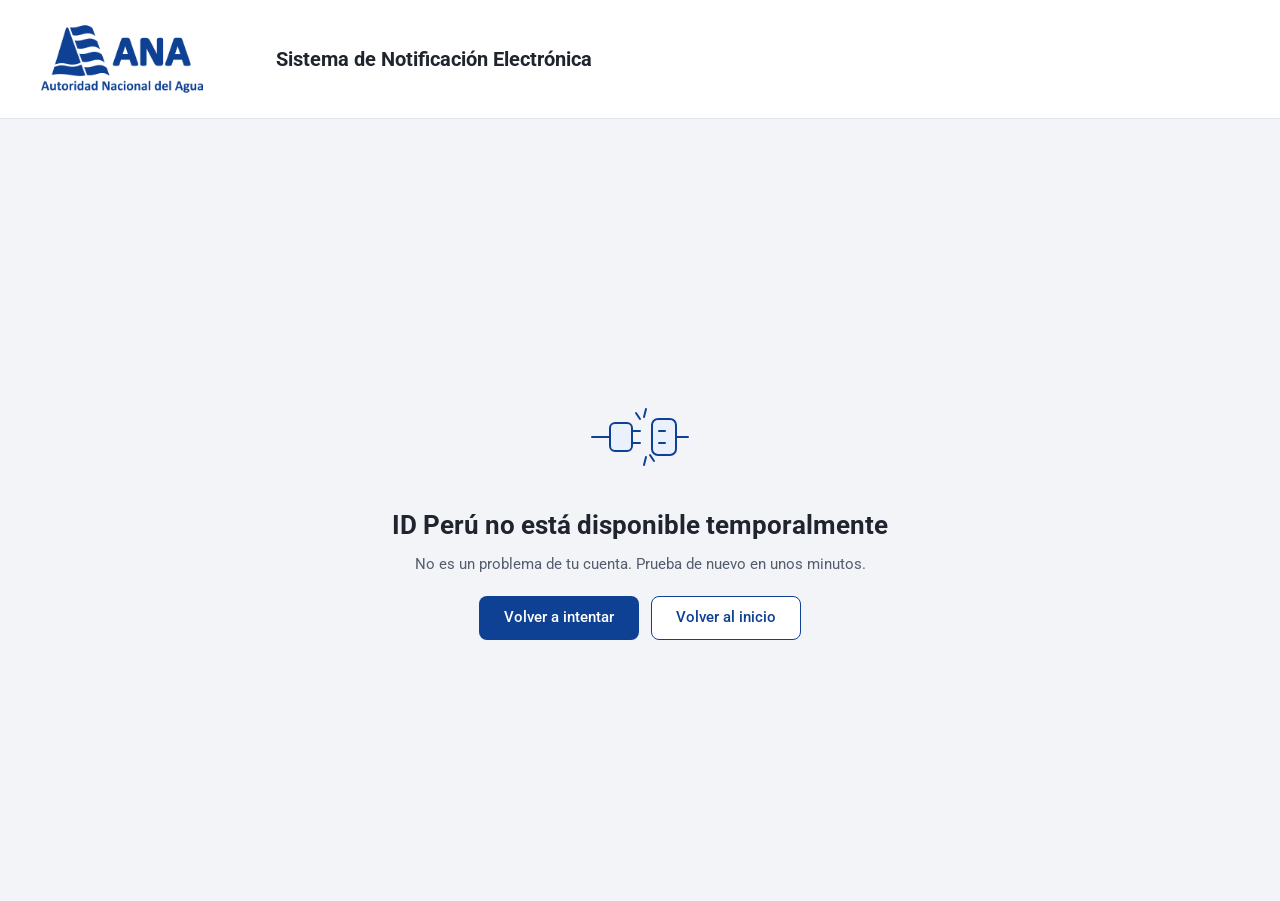
<file: servicio-no-disponible.html>
<!doctype html>
<html lang="es">
<head>
  <meta charset="utf-8">
  <meta name="viewport" content="width=device-width, initial-scale=1, viewport-fit=cover">
  <title>ID Perú no disponible · Casilla Electrónica · ANA</title>
  <link rel="preconnect" href="https://fonts.googleapis.com">
  <link rel="preconnect" href="https://fonts.gstatic.com" crossorigin>
  <link rel="stylesheet" href="https://fonts.googleapis.com/css2?family=Roboto+Mono:wght@400;500&amp;family=Roboto:wght@400;500;700&amp;display=swap">
  <link rel="stylesheet" href="ana.css">
  <script src="app.js" defer></script>
</head>
<body data-pagina="error">
  <!-- Íconos: van dentro de la página para que funcionen sin pedir archivos aparte -->
<svg class="sprite" xmlns="http://www.w3.org/2000/svg" aria-hidden="true" focusable="false">
<!-- Del sistema de diseño ANA (Figma · Iconografía) -->
<symbol id="calendario" viewBox="0 0 24 24"><g transform="scale(1.2)"><path d="M15.4166 4.58301H4.58329C3.66282 4.58301 2.91663 5.3292 2.91663 6.24967V15.4163C2.91663 16.3368 3.66282 17.083 4.58329 17.083H15.4166C16.3371 17.083 17.0833 16.3368 17.0833 15.4163V6.24967C17.0833 5.3292 16.3371 4.58301 15.4166 4.58301Z" stroke="currentColor" stroke-width="1.66667" stroke-linecap="round" stroke-linejoin="round"/><path d="M6.66663 2.5V6.66667M13.3333 2.5V6.66667M2.91663 9.16667H17.0833" stroke="currentColor" stroke-width="1.66667" stroke-linecap="round" stroke-linejoin="round"/></g></symbol>
<symbol id="enviar" viewBox="0 0 24 24"><g transform="scale(1.0909)"><path d="M19.25 2.75L9.625 12.375M9.625 12.375L2.75 8.70833L19.25 2.75L13.2917 19.25L9.625 12.375Z" stroke="currentColor" stroke-width="1.83333" stroke-linecap="round" stroke-linejoin="round"/></g></symbol>
<symbol id="expediente" viewBox="0 0 24 24"><g transform="scale(1.2)"><path d="M2.91663 6.24967C2.91663 5.80765 3.09222 5.38372 3.40478 5.07116C3.71734 4.7586 4.14127 4.58301 4.58329 4.58301H7.24996L8.91663 6.66634H15.4166C15.8587 6.66634 16.2826 6.84194 16.5951 7.1545C16.9077 7.46706 17.0833 7.89098 17.0833 8.33301V14.9997C17.0833 15.4417 16.9077 15.8656 16.5951 16.1782C16.2826 16.4907 15.8587 16.6663 15.4166 16.6663H4.58329C4.14127 16.6663 3.71734 16.4907 3.40478 16.1782C3.09222 15.8656 2.91663 15.4417 2.91663 14.9997V6.24967Z" stroke="currentColor" stroke-width="1.66667" stroke-linecap="round" stroke-linejoin="round"/></g></symbol>
<symbol id="tramites" viewBox="0 0 24 24"><path d="M6 3H13L18 8V21C18 21.2652 17.8946 21.5196 17.7071 21.7071C17.5196 21.8946 17.2652 22 17 22H6C5.73478 22 5.48043 21.8946 5.29289 21.7071C5.10536 21.5196 5 21.2652 5 21V4C5 3.73478 5.10536 3.48043 5.29289 3.29289C5.48043 3.10536 5.73478 3 6 3Z" stroke="currentColor" stroke-width="2" stroke-linecap="round" stroke-linejoin="round"/><path d="M13 3V8H18M8.5 13H15.5M8.5 17H13.5" stroke="currentColor" stroke-width="2" stroke-linecap="round" stroke-linejoin="round"/></symbol>
<symbol id="buscar" viewBox="0 0 24 24"><path d="M10.5 17C14.0899 17 17 14.0899 17 10.5C17 6.91015 14.0899 4 10.5 4C6.91015 4 4 6.91015 4 10.5C4 14.0899 6.91015 17 10.5 17Z" stroke="currentColor" stroke-width="2" stroke-linecap="round" stroke-linejoin="round"/><path d="M15.4 15.4L21 21" stroke="currentColor" stroke-width="2" stroke-linecap="round" stroke-linejoin="round"/></symbol>
<symbol id="usuario" viewBox="0 0 24 24"><path d="M12 12.5C14.2091 12.5 16 10.7091 16 8.5C16 6.29086 14.2091 4.5 12 4.5C9.79086 4.5 8 6.29086 8 8.5C8 10.7091 9.79086 12.5 12 12.5Z" stroke="currentColor" stroke-width="2" stroke-linecap="round" stroke-linejoin="round"/><path d="M4.5 20C4.5 16.4 7.9 14 12 14C16.1 14 19.5 16.4 19.5 20" stroke="currentColor" stroke-width="2" stroke-linecap="round" stroke-linejoin="round"/></symbol>
<symbol id="ayuda" viewBox="0 0 24 24"><path d="M12 21C16.9706 21 21 16.9706 21 12C21 7.02944 16.9706 3 12 3C7.02944 3 3 7.02944 3 12C3 16.9706 7.02944 21 12 21Z" stroke="currentColor" stroke-width="2" stroke-linecap="round" stroke-linejoin="round"/><path d="M9.5 9.3C9.5 7.9 10.6 6.9 12 6.9C13.4 6.9 14.5 7.9 14.5 9.2C14.5 11.1 12 11.1 12 13" stroke="currentColor" stroke-width="2" stroke-linecap="round" stroke-linejoin="round"/><path d="M12 18C12.6627 18 13.2 17.4627 13.2 16.8C13.2 16.1373 12.6627 15.6 12 15.6C11.3372 15.6 10.8 16.1373 10.8 16.8C10.8 17.4627 11.3372 18 12 18Z" fill="currentColor"/></symbol>
<symbol id="check" viewBox="0 0 24 24"><path d="M4 12.5L9.5 18L20 6.5" stroke="currentColor" stroke-width="2" stroke-linecap="round" stroke-linejoin="round"/></symbol>
<symbol id="alerta" viewBox="0 0 24 24"><path d="M12 3.6L22 20.4H2L12 3.6Z" stroke="currentColor" stroke-width="2" stroke-linecap="round" stroke-linejoin="round"/><path d="M12 9.8V13.8" stroke="currentColor" stroke-width="2" stroke-linecap="round" stroke-linejoin="round"/><path d="M12 18.2C12.6627 18.2 13.2 17.6627 13.2 17C13.2 16.3373 12.6627 15.8 12 15.8C11.3372 15.8 10.8 16.3373 10.8 17C10.8 17.6627 11.3372 18.2 12 18.2Z" fill="currentColor"/></symbol>
<symbol id="error" viewBox="0 0 24 24"><path d="M12 21C16.9706 21 21 16.9706 21 12C21 7.02944 16.9706 3 12 3C7.02944 3 3 7.02944 3 12C3 16.9706 7.02944 21 12 21Z" stroke="currentColor" stroke-width="2" stroke-linecap="round" stroke-linejoin="round"/><path d="M12 7.5V12.5" stroke="currentColor" stroke-width="2" stroke-linecap="round" stroke-linejoin="round"/><path d="M12 17.5C12.6627 17.5 13.2 16.9627 13.2 16.3C13.2 15.6373 12.6627 15.1 12 15.1C11.3372 15.1 10.8 15.6373 10.8 16.3C10.8 16.9627 11.3372 17.5 12 17.5Z" fill="currentColor"/></symbol>
<symbol id="info" viewBox="0 0 24 24"><path d="M12 21C16.9706 21 21 16.9706 21 12C21 7.02944 16.9706 3 12 3C7.02944 3 3 7.02944 3 12C3 16.9706 7.02944 21 12 21Z" stroke="currentColor" stroke-width="2" stroke-linecap="round" stroke-linejoin="round"/><path d="M12 16.5V11.5" stroke="currentColor" stroke-width="2" stroke-linecap="round" stroke-linejoin="round"/><path d="M12 9.2C12.6627 9.2 13.2 8.66274 13.2 8C13.2 7.33726 12.6627 6.8 12 6.8C11.3373 6.8 10.8 7.33726 10.8 8C10.8 8.66274 11.3373 9.2 12 9.2Z" fill="currentColor"/></symbol>
<symbol id="chevron-abajo" viewBox="0 0 24 24"><path d="M6 9.5L12 15.5L18 9.5" stroke="currentColor" stroke-width="2" stroke-linecap="round" stroke-linejoin="round"/></symbol>
<symbol id="chevron-derecha" viewBox="0 0 24 24"><path d="M9.5 6L15.5 12L9.5 18" stroke="currentColor" stroke-width="2" stroke-linecap="round" stroke-linejoin="round"/></symbol>
<symbol id="cerrar" viewBox="0 0 24 24"><path d="M6 6L18 18M18 6L6 18" stroke="currentColor" stroke-width="2" stroke-linecap="round" stroke-linejoin="round"/></symbol>
<symbol id="clip" viewBox="0 0 24 24"><path d="M20.5 11.5L12 20C11.0718 20.9283 9.81276 21.4497 8.50001 21.4497C7.18725 21.4497 5.92827 20.9283 5.00001 20C4.07175 19.0717 3.55026 17.8128 3.55026 16.5C3.55026 15.1872 4.07175 13.9283 5.00001 13L13 5C13.6631 4.33695 14.5623 3.96446 15.5 3.96446C16.4377 3.96446 17.337 4.33695 18 5C18.6631 5.66304 19.0355 6.56231 19.0355 7.5C19.0355 8.43768 18.6631 9.33695 18 10L10 18C9.60218 18.3978 9.06262 18.6213 8.50001 18.6213C7.9374 18.6213 7.39783 18.3978 7.00001 18C6.60219 17.6022 6.37869 17.0626 6.37869 16.5C6.37869 15.9374 6.60219 15.3978 7.00001 15L14.5 7.5" stroke="currentColor" stroke-width="2" stroke-linecap="round" stroke-linejoin="round"/></symbol>
<symbol id="descargar" viewBox="0 0 24 24"><path d="M12 3.5V14.5M16.5 10L12 14.5L7.5 10M4 19H20" stroke="currentColor" stroke-width="2" stroke-linecap="round" stroke-linejoin="round"/></symbol>
<symbol id="subir" viewBox="0 0 24 24"><path d="M12 16V4.5M16.5 9L12 4.5L7.5 9M4 19H20" stroke="currentColor" stroke-width="2" stroke-linecap="round" stroke-linejoin="round"/></symbol>
<symbol id="reloj" viewBox="0 0 24 24"><path d="M12 21C16.9706 21 21 16.9706 21 12C21 7.02944 16.9706 3 12 3C7.02944 3 3 7.02944 3 12C3 16.9706 7.02944 21 12 21Z" stroke="currentColor" stroke-width="2" stroke-linecap="round" stroke-linejoin="round"/><path d="M12 7.5V12.5L15.5 14.5" stroke="currentColor" stroke-width="2" stroke-linecap="round" stroke-linejoin="round"/></symbol>
<symbol id="salir" viewBox="0 0 24 24"><path d="M14.5 4.5H18C18.3978 4.5 18.7794 4.65804 19.0607 4.93934C19.342 5.22064 19.5 5.60218 19.5 6V18C19.5 18.3978 19.342 18.7794 19.0607 19.0607C18.7794 19.342 18.3978 19.5 18 19.5H14.5M10 16L6 12L10 8M6 12H14" stroke="currentColor" stroke-width="2" stroke-linecap="round" stroke-linejoin="round"/></symbol>
<symbol id="filtro" viewBox="0 0 24 24"><path d="M3 6H21L14 14V20L10 22V14L3 6Z" stroke="currentColor" stroke-width="2" stroke-linecap="round" stroke-linejoin="round"/></symbol>
<symbol id="agregar" viewBox="0 0 24 24"><path d="M12 5V19M5 12H19" stroke="currentColor" stroke-width="2" stroke-linecap="round" stroke-linejoin="round"/></symbol>
<symbol id="archivo" viewBox="0 0 24 24"><path d="M13 3H7C6.60218 3 6.22064 3.15804 5.93934 3.43934C5.65804 3.72064 5.5 4.10218 5.5 4.5V19.5C5.5 19.8978 5.65804 20.2794 5.93934 20.5607C6.22064 20.842 6.60218 21 7 21H17C17.3978 21 17.7794 20.842 18.0607 20.5607C18.342 20.2794 18.5 19.8978 18.5 19.5V8.5L13 3Z" stroke="currentColor" stroke-width="2" stroke-linecap="round" stroke-linejoin="round"/><path d="M13 3V8.5H18.5" stroke="currentColor" stroke-width="2" stroke-linecap="round" stroke-linejoin="round"/></symbol>
<symbol id="ojo" viewBox="0 0 24 24"><path d="M2 12C2 12 5.6 5 12 5C18.4 5 22 12 22 12C22 12 18.4 19 12 19C5.6 19 2 12 2 12Z" stroke="currentColor" stroke-width="2" stroke-linecap="round" stroke-linejoin="round"/><path d="M12 15C13.6569 15 15 13.6569 15 12C15 10.3431 13.6569 9 12 9C10.3431 9 9 10.3431 9 12C9 13.6569 10.3431 15 12 15Z" stroke="currentColor" stroke-width="2" stroke-linecap="round" stroke-linejoin="round"/></symbol>
<symbol id="mas-acciones" viewBox="0 0 24 24"><path d="M12 6.5C12.8284 6.5 13.5 5.82843 13.5 5C13.5 4.17157 12.8284 3.5 12 3.5C11.1716 3.5 10.5 4.17157 10.5 5C10.5 5.82843 11.1716 6.5 12 6.5Z" stroke="currentColor" stroke-width="2" stroke-linecap="round" stroke-linejoin="round"/><path d="M12 13.5C12.8284 13.5 13.5 12.8284 13.5 12C13.5 11.1716 12.8284 10.5 12 10.5C11.1716 10.5 10.5 11.1716 10.5 12C10.5 12.8284 11.1716 13.5 12 13.5Z" stroke="currentColor" stroke-width="2" stroke-linecap="round" stroke-linejoin="round"/><path d="M12 20.5C12.8284 20.5 13.5 19.8284 13.5 19C13.5 18.1716 12.8284 17.5 12 17.5C11.1716 17.5 10.5 18.1716 10.5 19C10.5 19.8284 11.1716 20.5 12 20.5Z" stroke="currentColor" stroke-width="2" stroke-linecap="round" stroke-linejoin="round"/></symbol>
<symbol id="sobre" viewBox="0 0 24 24"><path d="M19.5 5H4.5C3.39543 5 2.5 5.89543 2.5 7V17C2.5 18.1046 3.39543 19 4.5 19H19.5C20.6046 19 21.5 18.1046 21.5 17V7C21.5 5.89543 20.6046 5 19.5 5Z" stroke="currentColor" stroke-width="2" stroke-linecap="round" stroke-linejoin="round"/><path d="M3 7L12 13L21 7" stroke="currentColor" stroke-width="2" stroke-linecap="round" stroke-linejoin="round"/></symbol>
<symbol id="sobre-abierto" viewBox="0 0 24 24"><path d="M19.5 9H4.5C3.39543 9 2.5 9.89543 2.5 11V17C2.5 18.1046 3.39543 19 4.5 19H19.5C20.6046 19 21.5 18.1046 21.5 17V11C21.5 9.89543 20.6046 9 19.5 9Z" stroke="currentColor" stroke-width="2" stroke-linecap="round" stroke-linejoin="round"/><path d="M2.5 10.5L12 4L21.5 10.5" stroke="currentColor" stroke-width="2" stroke-linecap="round" stroke-linejoin="round"/></symbol>
<symbol id="orden" viewBox="0 0 24 24"><path d="M14.959 9.5H9.04102L12 5.80078L14.959 9.5Z" fill="currentColor" stroke="currentColor"/><path d="M14.959 14.5L12 18.1992L9.04102 14.5H14.959Z" fill="currentColor" stroke="currentColor"/></symbol>
<symbol id="orden-desc" viewBox="0 0 24 24"><path d="M15.584 9.5L12 15.0742L8.41602 9.5H15.584Z" fill="currentColor" stroke="currentColor"/></symbol>
<symbol id="orden-asc" viewBox="0 0 24 24"><path d="M15.584 14.5L12 8.9258L8.41602 14.5H15.584Z" fill="currentColor" stroke="currentColor"/></symbol>
<symbol id="telefono" viewBox="0 0 24 24"><path d="M19.8881 14.9201V17.9201C19.8892 18.1986 19.8322 18.4743 19.7206 18.7294C19.6091 18.9846 19.4454 19.2137 19.2402 19.402C19.035 19.5902 18.7927 19.7336 18.5289 19.8228C18.265 19.912 17.9855 19.9452 17.7081 19.9201C14.631 19.5857 11.6751 18.5342 9.07812 16.8501C6.66194 15.3148 4.61345 13.2663 3.07812 10.8501C1.38809 8.2413 0.33636 5.27109 0.00811671 2.1801C-0.0168728 1.90356 0.0159916 1.62486 0.104617 1.36172C0.193243 1.09859 0.335688 0.856786 0.522883 0.651718C0.710078 0.44665 0.937922 0.282806 1.19191 0.170619C1.44589 0.0584315 1.72046 0.000358432 1.99812 9.69523e-05H4.99812C5.48342 -0.00467949 5.95391 0.167176 6.32188 0.48363C6.68985 0.800084 6.93019 1.23954 6.99812 1.7201C7.12474 2.68016 7.35957 3.62282 7.69812 4.5301C7.83266 4.88802 7.86178 5.27701 7.78202 5.65098C7.70227 6.02494 7.51698 6.36821 7.24812 6.6401L5.97812 7.9101C7.40167 10.4136 9.47457 12.4865 11.9781 13.9101L13.2481 12.6401C13.52 12.3712 13.8633 12.1859 14.2372 12.1062C14.6112 12.0264 15.0002 12.0556 15.3581 12.1901C16.2654 12.5286 17.2081 12.7635 18.1681 12.8901C18.6539 12.9586 19.0975 13.2033 19.4146 13.5776C19.7318 13.9519 19.9003 14.4297 19.8881 14.9201Z" transform="translate(2 2)" stroke="currentColor" stroke-width="2" stroke-linecap="round" stroke-linejoin="round"/></symbol>
<symbol id="whatsapp" viewBox="0 0 24 24"><path fill-rule="evenodd" clip-rule="evenodd" d="M7.17 6.14L6.3 7.01V7.17L5.88 7.85L5.91 8.23L5.74 8.41V9.7L5.91 9.89L5.88 10.27L6.05 10.43L6.02 10.69L6.16 10.8L6.45 11.53L6.73 11.79L6.84 12.19L7.12 12.45V12.61L7.41 12.87V13.03L8.37 14.09V14.25L9.77 15.66H9.94L10.31 16.05H10.48L11.16 16.62H11.32L12.26 17.16H12.54L13.24 17.58L13.48 17.55L14.04 17.84H14.46L14.58 17.98H15.56L15.68 17.84L16.5 17.72L17.04 17.3H17.2L17.67 16.83L17.95 16.27L17.93 16.03L18.09 15.84V15.07L17.88 14.86L17.2 14.6L16.95 14.32H16.78L15.28 13.5H15L14.67 13.69V13.85L13.85 14.65V14.79L13.64 15H12.94L12.42 14.6L11.95 14.44L11.72 14.18H11.55L11.3 13.9H11.13L9.84 12.61V12.45L9.45 12.07L9.42 11.88L9.16 11.65L9.02 11.23L8.88 11.11V10.69L9.59 10.01V9.84L9.98 9.35V9.05L9.7 8.65L9.73 8.39L9.56 8.23L9.59 7.97L9.42 7.8L9.45 7.55L9.16 7.15V6.87L9.02 6.75L8.86 6.28H8.7L8.3 6H7.59L7.48 6.14H7.17ZM18.33 4.22L20.44 6.59L21.68 9.47L21.8 10.97L21.96 11.13V12.56L21.8 12.75L21.82 13.66L21.52 14.39L21.54 14.79L20.72 16.69L19.88 17.95L18.02 19.78L16.78 20.6L14.3 21.56L12.66 21.68L12.54 21.82L9.68 21.56L7.99 21L6.66 20.18L2.93 21.14L2.86 20.62L3.14 20.09L3.26 19.15L3.82 17.48L3.4 16.97L2.44 14.91L2.32 13.97L2.16 13.8L2.18 13.15L2.02 12.96V10.73L2.18 10.55L2.3 9.33L2.86 7.8L4.22 5.65L5.79 4.08L7.03 3.26L8.16 2.7L10.76 2.02H13.22L13.34 2.16L14.6 2.3L16.95 3.26L18.33 4.22ZM21.09 4.12L19.8 2.86L17.91 1.5L15.28 0.4L13.12 0H10.85L8.7 0.4L6.07 1.5L4.31 2.72L1.92 5.37L0.96 7.12L0.26 9.21L0 10.92L0.14 13.85L0.82 16.29L1.66 17.88L0.54 21.47L0 23.98L5.95 22.34H6.38L7.99 23.16L9.54 23.58L13.62 23.72L16.92 22.76L19.43 21.23L21.38 19.29L22.48 17.65L23.02 16.57L23.84 13.71L23.98 11.6L23.58 8.79L22.2 5.65L21.09 4.12Z" fill="currentColor"/></symbol>
<symbol id="correo" viewBox="0 0 24 24"><path d="M19 5.5H5C3.89543 5.5 3 6.39543 3 7.5V16.5C3 17.6046 3.89543 18.5 5 18.5H19C20.1046 18.5 21 17.6046 21 16.5V7.5C21 6.39543 20.1046 5.5 19 5.5Z" stroke="currentColor" stroke-width="2" stroke-linecap="round" stroke-linejoin="round"/><path d="M3.5 7L12 13L20.5 7" stroke="currentColor" stroke-width="2" stroke-linecap="round" stroke-linejoin="round"/></symbol>
<symbol id="editar" viewBox="0 0 24 24"><path d="M4 20H8L20 7.99999C20.5016 7.46379 20.7751 6.75364 20.7629 6.01952C20.7507 5.28539 20.4536 4.58476 19.9344 4.06558C19.4152 3.54641 18.7146 3.24933 17.9805 3.23709C17.2463 3.22485 16.5362 3.4984 16 3.99999L4 16V20Z" stroke="currentColor" stroke-width="2" stroke-linecap="round" stroke-linejoin="round"/></symbol>
<!-- PROVISIONALES: no están en el sistema de diseño todavía -->
<symbol id="candado" viewBox="0 0 24 24"><g fill="none" stroke="currentColor" stroke-width="2" stroke-linecap="round" stroke-linejoin="round"><path d="M17 10.5H7C5.89543 10.5 5 11.3954 5 12.5V18.5C5 19.6046 5.89543 20.5 7 20.5H17C18.1046 20.5 19 19.6046 19 18.5V12.5C19 11.3954 18.1046 10.5 17 10.5Z"/><path d="M8.5 10.5V8C8.5 7.07174 8.86875 6.1815 9.52513 5.52513C10.1815 4.86875 11.0717 4.5 12 4.5C12.9283 4.5 13.8185 4.86875 14.4749 5.52513C15.1313 6.1815 15.5 7.07174 15.5 8V10.5"/></g></symbol>
<symbol id="ojo-tachado" viewBox="0 0 24 24"><g fill="none" stroke="currentColor" stroke-width="2" stroke-linecap="round" stroke-linejoin="round"><path d="M3 3l18 18"/><path d="M10.6 5.1A10.6 10.6 0 0 1 12 5c6.4 0 10 7 10 7a17 17 0 0 1-3 3.8M6.4 6.4C3.6 8.2 2 12 2 12s3.6 7 10 7a9.9 9.9 0 0 0 5.6-1.6"/><path d="M9.9 9.9a3 3 0 0 0 4.2 4.2"/></g></symbol>
<symbol id="enlace" viewBox="0 0 24 24"><g fill="none" stroke="currentColor" stroke-width="2" stroke-linecap="round" stroke-linejoin="round"><path d="M10 14a4.5 4.5 0 0 0 6.4 0l3-3a4.5 4.5 0 0 0-6.4-6.4l-1 1"/><path d="M14 10a4.5 4.5 0 0 0-6.4 0l-3 3a4.5 4.5 0 0 0 6.4 6.4l1-1"/></g></symbol>
<symbol id="dnie" viewBox="0 0 24 24"><g fill="none" stroke="currentColor" stroke-width="2" stroke-linecap="round" stroke-linejoin="round"><rect x="2.5" y="5" width="19" height="14" rx="2"/><circle cx="8.5" cy="11" r="2.2"/><path d="M5.5 16c.6-1.6 1.7-2.4 3-2.4s2.4.8 3 2.4"/><path d="M14.5 10h4M14.5 13.5h3"/></g></symbol>
<symbol id="certificado" viewBox="0 0 24 24"><g fill="none" stroke="currentColor" stroke-width="2" stroke-linecap="round" stroke-linejoin="round"><circle cx="12" cy="9" r="5"/><path d="m9 13.3-1.5 7.2L12 18l4.5 2.5-1.5-7.2"/></g></symbol>
<symbol id="rostro" viewBox="0 0 24 24"><g fill="none" stroke="currentColor" stroke-width="2" stroke-linecap="round" stroke-linejoin="round"><path d="M4 8V6a2 2 0 0 1 2-2h2M16 4h2a2 2 0 0 1 2 2v2M20 16v2a2 2 0 0 1-2 2h-2M8 20H6a2 2 0 0 1-2-2v-2"/><path d="M9 10h.01M15 10h.01"/><path d="M9.5 15a3.5 3.5 0 0 0 5 0"/></g></symbol>
<symbol id="copiar" viewBox="0 0 24 24"><g fill="none" stroke="currentColor" stroke-width="2" stroke-linecap="round" stroke-linejoin="round"><rect x="8" y="8" width="12" height="12" rx="2"/><path d="M16 8V6a2 2 0 0 0-2-2H6a2 2 0 0 0-2 2v8a2 2 0 0 0 2 2h2"/></g></symbol>
</svg>
                  <a class="saltar" href="#contenido">Saltar al contenido principal</a>

  <header class="barra-superior">
    <div class="barra-superior__interior">
      <a class="barra-superior__logo" href="bandeja.html">
        <img src="img/logo-ana.png" alt="Autoridad Nacional del Agua, ir a Mis trámites" width="180" height="85">
      </a>
      <p class="barra-superior__servicio">Sistema de Notificación Electrónica</p>
    </div>
  </header>

  <main class="pagina pagina--error" id="contenido" tabindex="-1">
    <div class="vacio vacio--pagina">
      <svg class="vacio__ilustracion" viewBox="0 0 120 120" width="120" height="120" aria-hidden="true" focusable="false"><path class="ilu-t" d="M12 60L30 60"/><rect class="ilu-t ilu-r" x="30" y="46" width="22" height="28" rx="5"/><path class="ilu-t" d="M52 54h8M52 66h8"/><rect class="ilu-t ilu-r" x="72" y="42" width="24" height="36" rx="6"/><path class="ilu-t" d="M79 54h6M79 66h6"/><path class="ilu-t" d="M96 60L108 60"/><path class="ilu-t" d="M64 40L66 32"/><path class="ilu-t" d="M60 42L56 36"/><path class="ilu-t" d="M66 80L64 88"/><path class="ilu-t" d="M70 78L74 84"/></svg>
      <h1 class="vacio__titulo">ID Perú no está disponible temporalmente</h1>
      <p class="vacio__texto">No es un problema de tu cuenta. Prueba de nuevo en unos minutos.</p>
      <div class="vacio__acciones">
        <button type="button" class="boton boton--primario" data-recargar>Volver a intentar</button>
        <a class="boton boton--secundario" href="ingreso.html">Volver al inicio</a>
      </div>
    </div>
  </main>

  <div class="visualmente-oculto" id="anuncio" role="status" aria-live="polite"></div>
  <aside class="notificacion" id="notificacion" aria-label="Aviso" hidden>
    <svg class="icono" aria-hidden="true" focusable="false"><use href="#info"></use></svg>
    <p class="notificacion__texto"></p>
    <button type="button" class="boton boton--icono" data-cerrar aria-label="Cerrar aviso">
      <svg class="icono" aria-hidden="true" focusable="false"><use href="#cerrar"></use></svg>
    </button>
  </aside>
</body>
</html>
</file>
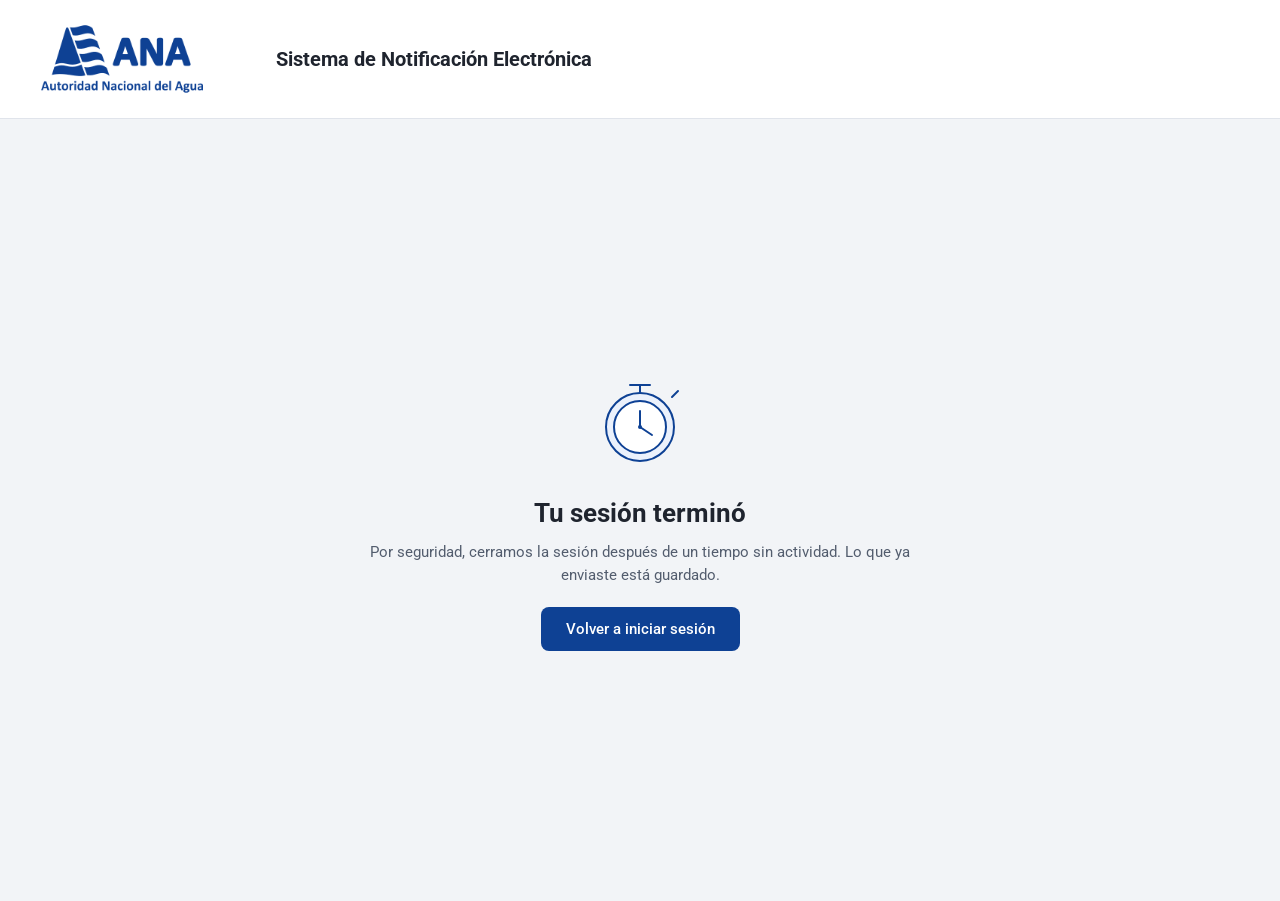
<file: sesion-expirada.html>
<!doctype html>
<html lang="es">
<head>
  <meta charset="utf-8">
  <meta name="viewport" content="width=device-width, initial-scale=1, viewport-fit=cover">
  <title>Sesión terminada · Casilla Electrónica · ANA</title>
  <link rel="preconnect" href="https://fonts.googleapis.com">
  <link rel="preconnect" href="https://fonts.gstatic.com" crossorigin>
  <link rel="stylesheet" href="https://fonts.googleapis.com/css2?family=Roboto+Mono:wght@400;500&amp;family=Roboto:wght@400;500;700&amp;display=swap">
  <link rel="stylesheet" href="ana.css">
  <script src="app.js" defer></script>
</head>
<body data-pagina="error">
  <!-- Íconos: van dentro de la página para que funcionen sin pedir archivos aparte -->
<svg class="sprite" xmlns="http://www.w3.org/2000/svg" aria-hidden="true" focusable="false">
<!-- Del sistema de diseño ANA (Figma · Iconografía) -->
<symbol id="calendario" viewBox="0 0 24 24"><g transform="scale(1.2)"><path d="M15.4166 4.58301H4.58329C3.66282 4.58301 2.91663 5.3292 2.91663 6.24967V15.4163C2.91663 16.3368 3.66282 17.083 4.58329 17.083H15.4166C16.3371 17.083 17.0833 16.3368 17.0833 15.4163V6.24967C17.0833 5.3292 16.3371 4.58301 15.4166 4.58301Z" stroke="currentColor" stroke-width="1.66667" stroke-linecap="round" stroke-linejoin="round"/><path d="M6.66663 2.5V6.66667M13.3333 2.5V6.66667M2.91663 9.16667H17.0833" stroke="currentColor" stroke-width="1.66667" stroke-linecap="round" stroke-linejoin="round"/></g></symbol>
<symbol id="enviar" viewBox="0 0 24 24"><g transform="scale(1.0909)"><path d="M19.25 2.75L9.625 12.375M9.625 12.375L2.75 8.70833L19.25 2.75L13.2917 19.25L9.625 12.375Z" stroke="currentColor" stroke-width="1.83333" stroke-linecap="round" stroke-linejoin="round"/></g></symbol>
<symbol id="expediente" viewBox="0 0 24 24"><g transform="scale(1.2)"><path d="M2.91663 6.24967C2.91663 5.80765 3.09222 5.38372 3.40478 5.07116C3.71734 4.7586 4.14127 4.58301 4.58329 4.58301H7.24996L8.91663 6.66634H15.4166C15.8587 6.66634 16.2826 6.84194 16.5951 7.1545C16.9077 7.46706 17.0833 7.89098 17.0833 8.33301V14.9997C17.0833 15.4417 16.9077 15.8656 16.5951 16.1782C16.2826 16.4907 15.8587 16.6663 15.4166 16.6663H4.58329C4.14127 16.6663 3.71734 16.4907 3.40478 16.1782C3.09222 15.8656 2.91663 15.4417 2.91663 14.9997V6.24967Z" stroke="currentColor" stroke-width="1.66667" stroke-linecap="round" stroke-linejoin="round"/></g></symbol>
<symbol id="tramites" viewBox="0 0 24 24"><path d="M6 3H13L18 8V21C18 21.2652 17.8946 21.5196 17.7071 21.7071C17.5196 21.8946 17.2652 22 17 22H6C5.73478 22 5.48043 21.8946 5.29289 21.7071C5.10536 21.5196 5 21.2652 5 21V4C5 3.73478 5.10536 3.48043 5.29289 3.29289C5.48043 3.10536 5.73478 3 6 3Z" stroke="currentColor" stroke-width="2" stroke-linecap="round" stroke-linejoin="round"/><path d="M13 3V8H18M8.5 13H15.5M8.5 17H13.5" stroke="currentColor" stroke-width="2" stroke-linecap="round" stroke-linejoin="round"/></symbol>
<symbol id="buscar" viewBox="0 0 24 24"><path d="M10.5 17C14.0899 17 17 14.0899 17 10.5C17 6.91015 14.0899 4 10.5 4C6.91015 4 4 6.91015 4 10.5C4 14.0899 6.91015 17 10.5 17Z" stroke="currentColor" stroke-width="2" stroke-linecap="round" stroke-linejoin="round"/><path d="M15.4 15.4L21 21" stroke="currentColor" stroke-width="2" stroke-linecap="round" stroke-linejoin="round"/></symbol>
<symbol id="usuario" viewBox="0 0 24 24"><path d="M12 12.5C14.2091 12.5 16 10.7091 16 8.5C16 6.29086 14.2091 4.5 12 4.5C9.79086 4.5 8 6.29086 8 8.5C8 10.7091 9.79086 12.5 12 12.5Z" stroke="currentColor" stroke-width="2" stroke-linecap="round" stroke-linejoin="round"/><path d="M4.5 20C4.5 16.4 7.9 14 12 14C16.1 14 19.5 16.4 19.5 20" stroke="currentColor" stroke-width="2" stroke-linecap="round" stroke-linejoin="round"/></symbol>
<symbol id="ayuda" viewBox="0 0 24 24"><path d="M12 21C16.9706 21 21 16.9706 21 12C21 7.02944 16.9706 3 12 3C7.02944 3 3 7.02944 3 12C3 16.9706 7.02944 21 12 21Z" stroke="currentColor" stroke-width="2" stroke-linecap="round" stroke-linejoin="round"/><path d="M9.5 9.3C9.5 7.9 10.6 6.9 12 6.9C13.4 6.9 14.5 7.9 14.5 9.2C14.5 11.1 12 11.1 12 13" stroke="currentColor" stroke-width="2" stroke-linecap="round" stroke-linejoin="round"/><path d="M12 18C12.6627 18 13.2 17.4627 13.2 16.8C13.2 16.1373 12.6627 15.6 12 15.6C11.3372 15.6 10.8 16.1373 10.8 16.8C10.8 17.4627 11.3372 18 12 18Z" fill="currentColor"/></symbol>
<symbol id="check" viewBox="0 0 24 24"><path d="M4 12.5L9.5 18L20 6.5" stroke="currentColor" stroke-width="2" stroke-linecap="round" stroke-linejoin="round"/></symbol>
<symbol id="alerta" viewBox="0 0 24 24"><path d="M12 3.6L22 20.4H2L12 3.6Z" stroke="currentColor" stroke-width="2" stroke-linecap="round" stroke-linejoin="round"/><path d="M12 9.8V13.8" stroke="currentColor" stroke-width="2" stroke-linecap="round" stroke-linejoin="round"/><path d="M12 18.2C12.6627 18.2 13.2 17.6627 13.2 17C13.2 16.3373 12.6627 15.8 12 15.8C11.3372 15.8 10.8 16.3373 10.8 17C10.8 17.6627 11.3372 18.2 12 18.2Z" fill="currentColor"/></symbol>
<symbol id="error" viewBox="0 0 24 24"><path d="M12 21C16.9706 21 21 16.9706 21 12C21 7.02944 16.9706 3 12 3C7.02944 3 3 7.02944 3 12C3 16.9706 7.02944 21 12 21Z" stroke="currentColor" stroke-width="2" stroke-linecap="round" stroke-linejoin="round"/><path d="M12 7.5V12.5" stroke="currentColor" stroke-width="2" stroke-linecap="round" stroke-linejoin="round"/><path d="M12 17.5C12.6627 17.5 13.2 16.9627 13.2 16.3C13.2 15.6373 12.6627 15.1 12 15.1C11.3372 15.1 10.8 15.6373 10.8 16.3C10.8 16.9627 11.3372 17.5 12 17.5Z" fill="currentColor"/></symbol>
<symbol id="info" viewBox="0 0 24 24"><path d="M12 21C16.9706 21 21 16.9706 21 12C21 7.02944 16.9706 3 12 3C7.02944 3 3 7.02944 3 12C3 16.9706 7.02944 21 12 21Z" stroke="currentColor" stroke-width="2" stroke-linecap="round" stroke-linejoin="round"/><path d="M12 16.5V11.5" stroke="currentColor" stroke-width="2" stroke-linecap="round" stroke-linejoin="round"/><path d="M12 9.2C12.6627 9.2 13.2 8.66274 13.2 8C13.2 7.33726 12.6627 6.8 12 6.8C11.3373 6.8 10.8 7.33726 10.8 8C10.8 8.66274 11.3373 9.2 12 9.2Z" fill="currentColor"/></symbol>
<symbol id="chevron-abajo" viewBox="0 0 24 24"><path d="M6 9.5L12 15.5L18 9.5" stroke="currentColor" stroke-width="2" stroke-linecap="round" stroke-linejoin="round"/></symbol>
<symbol id="chevron-derecha" viewBox="0 0 24 24"><path d="M9.5 6L15.5 12L9.5 18" stroke="currentColor" stroke-width="2" stroke-linecap="round" stroke-linejoin="round"/></symbol>
<symbol id="cerrar" viewBox="0 0 24 24"><path d="M6 6L18 18M18 6L6 18" stroke="currentColor" stroke-width="2" stroke-linecap="round" stroke-linejoin="round"/></symbol>
<symbol id="clip" viewBox="0 0 24 24"><path d="M20.5 11.5L12 20C11.0718 20.9283 9.81276 21.4497 8.50001 21.4497C7.18725 21.4497 5.92827 20.9283 5.00001 20C4.07175 19.0717 3.55026 17.8128 3.55026 16.5C3.55026 15.1872 4.07175 13.9283 5.00001 13L13 5C13.6631 4.33695 14.5623 3.96446 15.5 3.96446C16.4377 3.96446 17.337 4.33695 18 5C18.6631 5.66304 19.0355 6.56231 19.0355 7.5C19.0355 8.43768 18.6631 9.33695 18 10L10 18C9.60218 18.3978 9.06262 18.6213 8.50001 18.6213C7.9374 18.6213 7.39783 18.3978 7.00001 18C6.60219 17.6022 6.37869 17.0626 6.37869 16.5C6.37869 15.9374 6.60219 15.3978 7.00001 15L14.5 7.5" stroke="currentColor" stroke-width="2" stroke-linecap="round" stroke-linejoin="round"/></symbol>
<symbol id="descargar" viewBox="0 0 24 24"><path d="M12 3.5V14.5M16.5 10L12 14.5L7.5 10M4 19H20" stroke="currentColor" stroke-width="2" stroke-linecap="round" stroke-linejoin="round"/></symbol>
<symbol id="subir" viewBox="0 0 24 24"><path d="M12 16V4.5M16.5 9L12 4.5L7.5 9M4 19H20" stroke="currentColor" stroke-width="2" stroke-linecap="round" stroke-linejoin="round"/></symbol>
<symbol id="reloj" viewBox="0 0 24 24"><path d="M12 21C16.9706 21 21 16.9706 21 12C21 7.02944 16.9706 3 12 3C7.02944 3 3 7.02944 3 12C3 16.9706 7.02944 21 12 21Z" stroke="currentColor" stroke-width="2" stroke-linecap="round" stroke-linejoin="round"/><path d="M12 7.5V12.5L15.5 14.5" stroke="currentColor" stroke-width="2" stroke-linecap="round" stroke-linejoin="round"/></symbol>
<symbol id="salir" viewBox="0 0 24 24"><path d="M14.5 4.5H18C18.3978 4.5 18.7794 4.65804 19.0607 4.93934C19.342 5.22064 19.5 5.60218 19.5 6V18C19.5 18.3978 19.342 18.7794 19.0607 19.0607C18.7794 19.342 18.3978 19.5 18 19.5H14.5M10 16L6 12L10 8M6 12H14" stroke="currentColor" stroke-width="2" stroke-linecap="round" stroke-linejoin="round"/></symbol>
<symbol id="filtro" viewBox="0 0 24 24"><path d="M3 6H21L14 14V20L10 22V14L3 6Z" stroke="currentColor" stroke-width="2" stroke-linecap="round" stroke-linejoin="round"/></symbol>
<symbol id="agregar" viewBox="0 0 24 24"><path d="M12 5V19M5 12H19" stroke="currentColor" stroke-width="2" stroke-linecap="round" stroke-linejoin="round"/></symbol>
<symbol id="archivo" viewBox="0 0 24 24"><path d="M13 3H7C6.60218 3 6.22064 3.15804 5.93934 3.43934C5.65804 3.72064 5.5 4.10218 5.5 4.5V19.5C5.5 19.8978 5.65804 20.2794 5.93934 20.5607C6.22064 20.842 6.60218 21 7 21H17C17.3978 21 17.7794 20.842 18.0607 20.5607C18.342 20.2794 18.5 19.8978 18.5 19.5V8.5L13 3Z" stroke="currentColor" stroke-width="2" stroke-linecap="round" stroke-linejoin="round"/><path d="M13 3V8.5H18.5" stroke="currentColor" stroke-width="2" stroke-linecap="round" stroke-linejoin="round"/></symbol>
<symbol id="ojo" viewBox="0 0 24 24"><path d="M2 12C2 12 5.6 5 12 5C18.4 5 22 12 22 12C22 12 18.4 19 12 19C5.6 19 2 12 2 12Z" stroke="currentColor" stroke-width="2" stroke-linecap="round" stroke-linejoin="round"/><path d="M12 15C13.6569 15 15 13.6569 15 12C15 10.3431 13.6569 9 12 9C10.3431 9 9 10.3431 9 12C9 13.6569 10.3431 15 12 15Z" stroke="currentColor" stroke-width="2" stroke-linecap="round" stroke-linejoin="round"/></symbol>
<symbol id="mas-acciones" viewBox="0 0 24 24"><path d="M12 6.5C12.8284 6.5 13.5 5.82843 13.5 5C13.5 4.17157 12.8284 3.5 12 3.5C11.1716 3.5 10.5 4.17157 10.5 5C10.5 5.82843 11.1716 6.5 12 6.5Z" stroke="currentColor" stroke-width="2" stroke-linecap="round" stroke-linejoin="round"/><path d="M12 13.5C12.8284 13.5 13.5 12.8284 13.5 12C13.5 11.1716 12.8284 10.5 12 10.5C11.1716 10.5 10.5 11.1716 10.5 12C10.5 12.8284 11.1716 13.5 12 13.5Z" stroke="currentColor" stroke-width="2" stroke-linecap="round" stroke-linejoin="round"/><path d="M12 20.5C12.8284 20.5 13.5 19.8284 13.5 19C13.5 18.1716 12.8284 17.5 12 17.5C11.1716 17.5 10.5 18.1716 10.5 19C10.5 19.8284 11.1716 20.5 12 20.5Z" stroke="currentColor" stroke-width="2" stroke-linecap="round" stroke-linejoin="round"/></symbol>
<symbol id="sobre" viewBox="0 0 24 24"><path d="M19.5 5H4.5C3.39543 5 2.5 5.89543 2.5 7V17C2.5 18.1046 3.39543 19 4.5 19H19.5C20.6046 19 21.5 18.1046 21.5 17V7C21.5 5.89543 20.6046 5 19.5 5Z" stroke="currentColor" stroke-width="2" stroke-linecap="round" stroke-linejoin="round"/><path d="M3 7L12 13L21 7" stroke="currentColor" stroke-width="2" stroke-linecap="round" stroke-linejoin="round"/></symbol>
<symbol id="sobre-abierto" viewBox="0 0 24 24"><path d="M19.5 9H4.5C3.39543 9 2.5 9.89543 2.5 11V17C2.5 18.1046 3.39543 19 4.5 19H19.5C20.6046 19 21.5 18.1046 21.5 17V11C21.5 9.89543 20.6046 9 19.5 9Z" stroke="currentColor" stroke-width="2" stroke-linecap="round" stroke-linejoin="round"/><path d="M2.5 10.5L12 4L21.5 10.5" stroke="currentColor" stroke-width="2" stroke-linecap="round" stroke-linejoin="round"/></symbol>
<symbol id="orden" viewBox="0 0 24 24"><path d="M14.959 9.5H9.04102L12 5.80078L14.959 9.5Z" fill="currentColor" stroke="currentColor"/><path d="M14.959 14.5L12 18.1992L9.04102 14.5H14.959Z" fill="currentColor" stroke="currentColor"/></symbol>
<symbol id="orden-desc" viewBox="0 0 24 24"><path d="M15.584 9.5L12 15.0742L8.41602 9.5H15.584Z" fill="currentColor" stroke="currentColor"/></symbol>
<symbol id="orden-asc" viewBox="0 0 24 24"><path d="M15.584 14.5L12 8.9258L8.41602 14.5H15.584Z" fill="currentColor" stroke="currentColor"/></symbol>
<symbol id="telefono" viewBox="0 0 24 24"><path d="M19.8881 14.9201V17.9201C19.8892 18.1986 19.8322 18.4743 19.7206 18.7294C19.6091 18.9846 19.4454 19.2137 19.2402 19.402C19.035 19.5902 18.7927 19.7336 18.5289 19.8228C18.265 19.912 17.9855 19.9452 17.7081 19.9201C14.631 19.5857 11.6751 18.5342 9.07812 16.8501C6.66194 15.3148 4.61345 13.2663 3.07812 10.8501C1.38809 8.2413 0.33636 5.27109 0.00811671 2.1801C-0.0168728 1.90356 0.0159916 1.62486 0.104617 1.36172C0.193243 1.09859 0.335688 0.856786 0.522883 0.651718C0.710078 0.44665 0.937922 0.282806 1.19191 0.170619C1.44589 0.0584315 1.72046 0.000358432 1.99812 9.69523e-05H4.99812C5.48342 -0.00467949 5.95391 0.167176 6.32188 0.48363C6.68985 0.800084 6.93019 1.23954 6.99812 1.7201C7.12474 2.68016 7.35957 3.62282 7.69812 4.5301C7.83266 4.88802 7.86178 5.27701 7.78202 5.65098C7.70227 6.02494 7.51698 6.36821 7.24812 6.6401L5.97812 7.9101C7.40167 10.4136 9.47457 12.4865 11.9781 13.9101L13.2481 12.6401C13.52 12.3712 13.8633 12.1859 14.2372 12.1062C14.6112 12.0264 15.0002 12.0556 15.3581 12.1901C16.2654 12.5286 17.2081 12.7635 18.1681 12.8901C18.6539 12.9586 19.0975 13.2033 19.4146 13.5776C19.7318 13.9519 19.9003 14.4297 19.8881 14.9201Z" transform="translate(2 2)" stroke="currentColor" stroke-width="2" stroke-linecap="round" stroke-linejoin="round"/></symbol>
<symbol id="whatsapp" viewBox="0 0 24 24"><path fill-rule="evenodd" clip-rule="evenodd" d="M7.17 6.14L6.3 7.01V7.17L5.88 7.85L5.91 8.23L5.74 8.41V9.7L5.91 9.89L5.88 10.27L6.05 10.43L6.02 10.69L6.16 10.8L6.45 11.53L6.73 11.79L6.84 12.19L7.12 12.45V12.61L7.41 12.87V13.03L8.37 14.09V14.25L9.77 15.66H9.94L10.31 16.05H10.48L11.16 16.62H11.32L12.26 17.16H12.54L13.24 17.58L13.48 17.55L14.04 17.84H14.46L14.58 17.98H15.56L15.68 17.84L16.5 17.72L17.04 17.3H17.2L17.67 16.83L17.95 16.27L17.93 16.03L18.09 15.84V15.07L17.88 14.86L17.2 14.6L16.95 14.32H16.78L15.28 13.5H15L14.67 13.69V13.85L13.85 14.65V14.79L13.64 15H12.94L12.42 14.6L11.95 14.44L11.72 14.18H11.55L11.3 13.9H11.13L9.84 12.61V12.45L9.45 12.07L9.42 11.88L9.16 11.65L9.02 11.23L8.88 11.11V10.69L9.59 10.01V9.84L9.98 9.35V9.05L9.7 8.65L9.73 8.39L9.56 8.23L9.59 7.97L9.42 7.8L9.45 7.55L9.16 7.15V6.87L9.02 6.75L8.86 6.28H8.7L8.3 6H7.59L7.48 6.14H7.17ZM18.33 4.22L20.44 6.59L21.68 9.47L21.8 10.97L21.96 11.13V12.56L21.8 12.75L21.82 13.66L21.52 14.39L21.54 14.79L20.72 16.69L19.88 17.95L18.02 19.78L16.78 20.6L14.3 21.56L12.66 21.68L12.54 21.82L9.68 21.56L7.99 21L6.66 20.18L2.93 21.14L2.86 20.62L3.14 20.09L3.26 19.15L3.82 17.48L3.4 16.97L2.44 14.91L2.32 13.97L2.16 13.8L2.18 13.15L2.02 12.96V10.73L2.18 10.55L2.3 9.33L2.86 7.8L4.22 5.65L5.79 4.08L7.03 3.26L8.16 2.7L10.76 2.02H13.22L13.34 2.16L14.6 2.3L16.95 3.26L18.33 4.22ZM21.09 4.12L19.8 2.86L17.91 1.5L15.28 0.4L13.12 0H10.85L8.7 0.4L6.07 1.5L4.31 2.72L1.92 5.37L0.96 7.12L0.26 9.21L0 10.92L0.14 13.85L0.82 16.29L1.66 17.88L0.54 21.47L0 23.98L5.95 22.34H6.38L7.99 23.16L9.54 23.58L13.62 23.72L16.92 22.76L19.43 21.23L21.38 19.29L22.48 17.65L23.02 16.57L23.84 13.71L23.98 11.6L23.58 8.79L22.2 5.65L21.09 4.12Z" fill="currentColor"/></symbol>
<symbol id="correo" viewBox="0 0 24 24"><path d="M19 5.5H5C3.89543 5.5 3 6.39543 3 7.5V16.5C3 17.6046 3.89543 18.5 5 18.5H19C20.1046 18.5 21 17.6046 21 16.5V7.5C21 6.39543 20.1046 5.5 19 5.5Z" stroke="currentColor" stroke-width="2" stroke-linecap="round" stroke-linejoin="round"/><path d="M3.5 7L12 13L20.5 7" stroke="currentColor" stroke-width="2" stroke-linecap="round" stroke-linejoin="round"/></symbol>
<symbol id="editar" viewBox="0 0 24 24"><path d="M4 20H8L20 7.99999C20.5016 7.46379 20.7751 6.75364 20.7629 6.01952C20.7507 5.28539 20.4536 4.58476 19.9344 4.06558C19.4152 3.54641 18.7146 3.24933 17.9805 3.23709C17.2463 3.22485 16.5362 3.4984 16 3.99999L4 16V20Z" stroke="currentColor" stroke-width="2" stroke-linecap="round" stroke-linejoin="round"/></symbol>
<!-- PROVISIONALES: no están en el sistema de diseño todavía -->
<symbol id="candado" viewBox="0 0 24 24"><g fill="none" stroke="currentColor" stroke-width="2" stroke-linecap="round" stroke-linejoin="round"><path d="M17 10.5H7C5.89543 10.5 5 11.3954 5 12.5V18.5C5 19.6046 5.89543 20.5 7 20.5H17C18.1046 20.5 19 19.6046 19 18.5V12.5C19 11.3954 18.1046 10.5 17 10.5Z"/><path d="M8.5 10.5V8C8.5 7.07174 8.86875 6.1815 9.52513 5.52513C10.1815 4.86875 11.0717 4.5 12 4.5C12.9283 4.5 13.8185 4.86875 14.4749 5.52513C15.1313 6.1815 15.5 7.07174 15.5 8V10.5"/></g></symbol>
<symbol id="ojo-tachado" viewBox="0 0 24 24"><g fill="none" stroke="currentColor" stroke-width="2" stroke-linecap="round" stroke-linejoin="round"><path d="M3 3l18 18"/><path d="M10.6 5.1A10.6 10.6 0 0 1 12 5c6.4 0 10 7 10 7a17 17 0 0 1-3 3.8M6.4 6.4C3.6 8.2 2 12 2 12s3.6 7 10 7a9.9 9.9 0 0 0 5.6-1.6"/><path d="M9.9 9.9a3 3 0 0 0 4.2 4.2"/></g></symbol>
<symbol id="enlace" viewBox="0 0 24 24"><g fill="none" stroke="currentColor" stroke-width="2" stroke-linecap="round" stroke-linejoin="round"><path d="M10 14a4.5 4.5 0 0 0 6.4 0l3-3a4.5 4.5 0 0 0-6.4-6.4l-1 1"/><path d="M14 10a4.5 4.5 0 0 0-6.4 0l-3 3a4.5 4.5 0 0 0 6.4 6.4l1-1"/></g></symbol>
<symbol id="dnie" viewBox="0 0 24 24"><g fill="none" stroke="currentColor" stroke-width="2" stroke-linecap="round" stroke-linejoin="round"><rect x="2.5" y="5" width="19" height="14" rx="2"/><circle cx="8.5" cy="11" r="2.2"/><path d="M5.5 16c.6-1.6 1.7-2.4 3-2.4s2.4.8 3 2.4"/><path d="M14.5 10h4M14.5 13.5h3"/></g></symbol>
<symbol id="certificado" viewBox="0 0 24 24"><g fill="none" stroke="currentColor" stroke-width="2" stroke-linecap="round" stroke-linejoin="round"><circle cx="12" cy="9" r="5"/><path d="m9 13.3-1.5 7.2L12 18l4.5 2.5-1.5-7.2"/></g></symbol>
<symbol id="rostro" viewBox="0 0 24 24"><g fill="none" stroke="currentColor" stroke-width="2" stroke-linecap="round" stroke-linejoin="round"><path d="M4 8V6a2 2 0 0 1 2-2h2M16 4h2a2 2 0 0 1 2 2v2M20 16v2a2 2 0 0 1-2 2h-2M8 20H6a2 2 0 0 1-2-2v-2"/><path d="M9 10h.01M15 10h.01"/><path d="M9.5 15a3.5 3.5 0 0 0 5 0"/></g></symbol>
<symbol id="copiar" viewBox="0 0 24 24"><g fill="none" stroke="currentColor" stroke-width="2" stroke-linecap="round" stroke-linejoin="round"><rect x="8" y="8" width="12" height="12" rx="2"/><path d="M16 8V6a2 2 0 0 0-2-2H6a2 2 0 0 0-2 2v8a2 2 0 0 0 2 2h2"/></g></symbol>
</svg>
                  <a class="saltar" href="#contenido">Saltar al contenido principal</a>

  <header class="barra-superior">
    <div class="barra-superior__interior">
      <a class="barra-superior__logo" href="bandeja.html">
        <img src="img/logo-ana.png" alt="Autoridad Nacional del Agua, ir a Mis trámites" width="180" height="85">
      </a>
      <p class="barra-superior__servicio">Sistema de Notificación Electrónica</p>
    </div>
  </header>

  <main class="pagina pagina--error" id="contenido" tabindex="-1">
    <div class="vacio vacio--pagina">
      <svg class="vacio__ilustracion" viewBox="0 0 120 120" width="120" height="120" aria-hidden="true" focusable="false"><circle class="ilu-t ilu-r" cx="60" cy="62" r="34"/><circle class="ilu-t ilu-b" cx="60" cy="62" r="26"/><path class="ilu-t" d="M60 62L60 46"/><path class="ilu-t" d="M60 62L72 70"/><circle class="ilu-p" cx="60" cy="62" r="2"/><path class="ilu-t" d="M50 20L70 20"/><path class="ilu-t" d="M60 20L60 28"/><path class="ilu-t" d="M92 32L98 26"/></svg>
      <h1 class="vacio__titulo">Tu sesión terminó</h1>
      <p class="vacio__texto">Por seguridad, cerramos la sesión después de un tiempo sin actividad. Lo que ya enviaste está guardado.</p>
      <div class="vacio__acciones">
        <a class="boton boton--primario" href="ingreso.html">Volver a iniciar sesión</a>
      </div>
    </div>
  </main>

  <div class="visualmente-oculto" id="anuncio" role="status" aria-live="polite"></div>
  <aside class="notificacion" id="notificacion" aria-label="Aviso" hidden>
    <svg class="icono" aria-hidden="true" focusable="false"><use href="#info"></use></svg>
    <p class="notificacion__texto"></p>
    <button type="button" class="boton boton--icono" data-cerrar aria-label="Cerrar aviso">
      <svg class="icono" aria-hidden="true" focusable="false"><use href="#cerrar"></use></svg>
    </button>
  </aside>
</body>
</html>
</file>
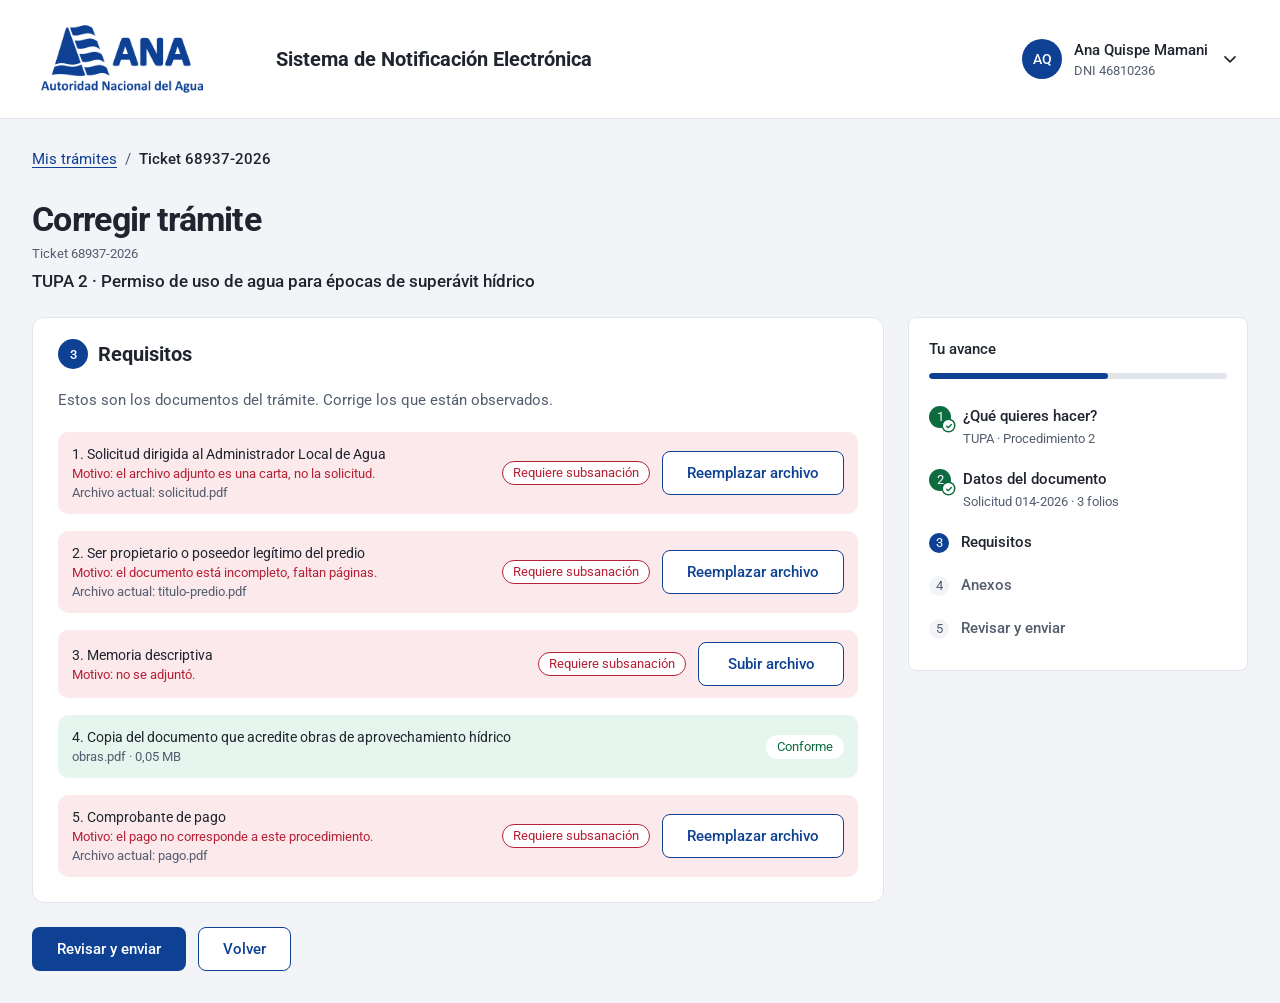
<file: subsanar.html>
<!doctype html>
<html lang="es">
<head>
  <meta charset="utf-8">
  <meta name="viewport" content="width=device-width, initial-scale=1, viewport-fit=cover">
  <title>Corregir trámite · Casilla Electrónica · ANA</title>
  <link rel="preconnect" href="https://fonts.googleapis.com">
  <link rel="preconnect" href="https://fonts.gstatic.com" crossorigin>
  <link rel="stylesheet" href="https://fonts.googleapis.com/css2?family=Roboto+Mono:wght@400;500&amp;family=Roboto:wght@400;500;700&amp;display=swap">
  <link rel="stylesheet" href="ana.css">
  <script src="app.js" defer></script>
</head>
<body data-pagina="subsanar">
  <!-- Íconos: van dentro de la página para que funcionen sin pedir archivos aparte -->
<svg class="sprite" xmlns="http://www.w3.org/2000/svg" aria-hidden="true" focusable="false">
<!-- Del sistema de diseño ANA (Figma · Iconografía) -->
<symbol id="calendario" viewBox="0 0 24 24"><g transform="scale(1.2)"><path d="M15.4166 4.58301H4.58329C3.66282 4.58301 2.91663 5.3292 2.91663 6.24967V15.4163C2.91663 16.3368 3.66282 17.083 4.58329 17.083H15.4166C16.3371 17.083 17.0833 16.3368 17.0833 15.4163V6.24967C17.0833 5.3292 16.3371 4.58301 15.4166 4.58301Z" stroke="currentColor" stroke-width="1.66667" stroke-linecap="round" stroke-linejoin="round"/><path d="M6.66663 2.5V6.66667M13.3333 2.5V6.66667M2.91663 9.16667H17.0833" stroke="currentColor" stroke-width="1.66667" stroke-linecap="round" stroke-linejoin="round"/></g></symbol>
<symbol id="enviar" viewBox="0 0 24 24"><g transform="scale(1.0909)"><path d="M19.25 2.75L9.625 12.375M9.625 12.375L2.75 8.70833L19.25 2.75L13.2917 19.25L9.625 12.375Z" stroke="currentColor" stroke-width="1.83333" stroke-linecap="round" stroke-linejoin="round"/></g></symbol>
<symbol id="expediente" viewBox="0 0 24 24"><g transform="scale(1.2)"><path d="M2.91663 6.24967C2.91663 5.80765 3.09222 5.38372 3.40478 5.07116C3.71734 4.7586 4.14127 4.58301 4.58329 4.58301H7.24996L8.91663 6.66634H15.4166C15.8587 6.66634 16.2826 6.84194 16.5951 7.1545C16.9077 7.46706 17.0833 7.89098 17.0833 8.33301V14.9997C17.0833 15.4417 16.9077 15.8656 16.5951 16.1782C16.2826 16.4907 15.8587 16.6663 15.4166 16.6663H4.58329C4.14127 16.6663 3.71734 16.4907 3.40478 16.1782C3.09222 15.8656 2.91663 15.4417 2.91663 14.9997V6.24967Z" stroke="currentColor" stroke-width="1.66667" stroke-linecap="round" stroke-linejoin="round"/></g></symbol>
<symbol id="tramites" viewBox="0 0 24 24"><path d="M6 3H13L18 8V21C18 21.2652 17.8946 21.5196 17.7071 21.7071C17.5196 21.8946 17.2652 22 17 22H6C5.73478 22 5.48043 21.8946 5.29289 21.7071C5.10536 21.5196 5 21.2652 5 21V4C5 3.73478 5.10536 3.48043 5.29289 3.29289C5.48043 3.10536 5.73478 3 6 3Z" stroke="currentColor" stroke-width="2" stroke-linecap="round" stroke-linejoin="round"/><path d="M13 3V8H18M8.5 13H15.5M8.5 17H13.5" stroke="currentColor" stroke-width="2" stroke-linecap="round" stroke-linejoin="round"/></symbol>
<symbol id="buscar" viewBox="0 0 24 24"><path d="M10.5 17C14.0899 17 17 14.0899 17 10.5C17 6.91015 14.0899 4 10.5 4C6.91015 4 4 6.91015 4 10.5C4 14.0899 6.91015 17 10.5 17Z" stroke="currentColor" stroke-width="2" stroke-linecap="round" stroke-linejoin="round"/><path d="M15.4 15.4L21 21" stroke="currentColor" stroke-width="2" stroke-linecap="round" stroke-linejoin="round"/></symbol>
<symbol id="usuario" viewBox="0 0 24 24"><path d="M12 12.5C14.2091 12.5 16 10.7091 16 8.5C16 6.29086 14.2091 4.5 12 4.5C9.79086 4.5 8 6.29086 8 8.5C8 10.7091 9.79086 12.5 12 12.5Z" stroke="currentColor" stroke-width="2" stroke-linecap="round" stroke-linejoin="round"/><path d="M4.5 20C4.5 16.4 7.9 14 12 14C16.1 14 19.5 16.4 19.5 20" stroke="currentColor" stroke-width="2" stroke-linecap="round" stroke-linejoin="round"/></symbol>
<symbol id="ayuda" viewBox="0 0 24 24"><path d="M12 21C16.9706 21 21 16.9706 21 12C21 7.02944 16.9706 3 12 3C7.02944 3 3 7.02944 3 12C3 16.9706 7.02944 21 12 21Z" stroke="currentColor" stroke-width="2" stroke-linecap="round" stroke-linejoin="round"/><path d="M9.5 9.3C9.5 7.9 10.6 6.9 12 6.9C13.4 6.9 14.5 7.9 14.5 9.2C14.5 11.1 12 11.1 12 13" stroke="currentColor" stroke-width="2" stroke-linecap="round" stroke-linejoin="round"/><path d="M12 18C12.6627 18 13.2 17.4627 13.2 16.8C13.2 16.1373 12.6627 15.6 12 15.6C11.3372 15.6 10.8 16.1373 10.8 16.8C10.8 17.4627 11.3372 18 12 18Z" fill="currentColor"/></symbol>
<symbol id="check" viewBox="0 0 24 24"><path d="M4 12.5L9.5 18L20 6.5" stroke="currentColor" stroke-width="2" stroke-linecap="round" stroke-linejoin="round"/></symbol>
<symbol id="alerta" viewBox="0 0 24 24"><path d="M12 3.6L22 20.4H2L12 3.6Z" stroke="currentColor" stroke-width="2" stroke-linecap="round" stroke-linejoin="round"/><path d="M12 9.8V13.8" stroke="currentColor" stroke-width="2" stroke-linecap="round" stroke-linejoin="round"/><path d="M12 18.2C12.6627 18.2 13.2 17.6627 13.2 17C13.2 16.3373 12.6627 15.8 12 15.8C11.3372 15.8 10.8 16.3373 10.8 17C10.8 17.6627 11.3372 18.2 12 18.2Z" fill="currentColor"/></symbol>
<symbol id="error" viewBox="0 0 24 24"><path d="M12 21C16.9706 21 21 16.9706 21 12C21 7.02944 16.9706 3 12 3C7.02944 3 3 7.02944 3 12C3 16.9706 7.02944 21 12 21Z" stroke="currentColor" stroke-width="2" stroke-linecap="round" stroke-linejoin="round"/><path d="M12 7.5V12.5" stroke="currentColor" stroke-width="2" stroke-linecap="round" stroke-linejoin="round"/><path d="M12 17.5C12.6627 17.5 13.2 16.9627 13.2 16.3C13.2 15.6373 12.6627 15.1 12 15.1C11.3372 15.1 10.8 15.6373 10.8 16.3C10.8 16.9627 11.3372 17.5 12 17.5Z" fill="currentColor"/></symbol>
<symbol id="info" viewBox="0 0 24 24"><path d="M12 21C16.9706 21 21 16.9706 21 12C21 7.02944 16.9706 3 12 3C7.02944 3 3 7.02944 3 12C3 16.9706 7.02944 21 12 21Z" stroke="currentColor" stroke-width="2" stroke-linecap="round" stroke-linejoin="round"/><path d="M12 16.5V11.5" stroke="currentColor" stroke-width="2" stroke-linecap="round" stroke-linejoin="round"/><path d="M12 9.2C12.6627 9.2 13.2 8.66274 13.2 8C13.2 7.33726 12.6627 6.8 12 6.8C11.3373 6.8 10.8 7.33726 10.8 8C10.8 8.66274 11.3373 9.2 12 9.2Z" fill="currentColor"/></symbol>
<symbol id="chevron-abajo" viewBox="0 0 24 24"><path d="M6 9.5L12 15.5L18 9.5" stroke="currentColor" stroke-width="2" stroke-linecap="round" stroke-linejoin="round"/></symbol>
<symbol id="chevron-derecha" viewBox="0 0 24 24"><path d="M9.5 6L15.5 12L9.5 18" stroke="currentColor" stroke-width="2" stroke-linecap="round" stroke-linejoin="round"/></symbol>
<symbol id="cerrar" viewBox="0 0 24 24"><path d="M6 6L18 18M18 6L6 18" stroke="currentColor" stroke-width="2" stroke-linecap="round" stroke-linejoin="round"/></symbol>
<symbol id="clip" viewBox="0 0 24 24"><path d="M20.5 11.5L12 20C11.0718 20.9283 9.81276 21.4497 8.50001 21.4497C7.18725 21.4497 5.92827 20.9283 5.00001 20C4.07175 19.0717 3.55026 17.8128 3.55026 16.5C3.55026 15.1872 4.07175 13.9283 5.00001 13L13 5C13.6631 4.33695 14.5623 3.96446 15.5 3.96446C16.4377 3.96446 17.337 4.33695 18 5C18.6631 5.66304 19.0355 6.56231 19.0355 7.5C19.0355 8.43768 18.6631 9.33695 18 10L10 18C9.60218 18.3978 9.06262 18.6213 8.50001 18.6213C7.9374 18.6213 7.39783 18.3978 7.00001 18C6.60219 17.6022 6.37869 17.0626 6.37869 16.5C6.37869 15.9374 6.60219 15.3978 7.00001 15L14.5 7.5" stroke="currentColor" stroke-width="2" stroke-linecap="round" stroke-linejoin="round"/></symbol>
<symbol id="descargar" viewBox="0 0 24 24"><path d="M12 3.5V14.5M16.5 10L12 14.5L7.5 10M4 19H20" stroke="currentColor" stroke-width="2" stroke-linecap="round" stroke-linejoin="round"/></symbol>
<symbol id="subir" viewBox="0 0 24 24"><path d="M12 16V4.5M16.5 9L12 4.5L7.5 9M4 19H20" stroke="currentColor" stroke-width="2" stroke-linecap="round" stroke-linejoin="round"/></symbol>
<symbol id="reloj" viewBox="0 0 24 24"><path d="M12 21C16.9706 21 21 16.9706 21 12C21 7.02944 16.9706 3 12 3C7.02944 3 3 7.02944 3 12C3 16.9706 7.02944 21 12 21Z" stroke="currentColor" stroke-width="2" stroke-linecap="round" stroke-linejoin="round"/><path d="M12 7.5V12.5L15.5 14.5" stroke="currentColor" stroke-width="2" stroke-linecap="round" stroke-linejoin="round"/></symbol>
<symbol id="salir" viewBox="0 0 24 24"><path d="M14.5 4.5H18C18.3978 4.5 18.7794 4.65804 19.0607 4.93934C19.342 5.22064 19.5 5.60218 19.5 6V18C19.5 18.3978 19.342 18.7794 19.0607 19.0607C18.7794 19.342 18.3978 19.5 18 19.5H14.5M10 16L6 12L10 8M6 12H14" stroke="currentColor" stroke-width="2" stroke-linecap="round" stroke-linejoin="round"/></symbol>
<symbol id="filtro" viewBox="0 0 24 24"><path d="M3 6H21L14 14V20L10 22V14L3 6Z" stroke="currentColor" stroke-width="2" stroke-linecap="round" stroke-linejoin="round"/></symbol>
<symbol id="agregar" viewBox="0 0 24 24"><path d="M12 5V19M5 12H19" stroke="currentColor" stroke-width="2" stroke-linecap="round" stroke-linejoin="round"/></symbol>
<symbol id="archivo" viewBox="0 0 24 24"><path d="M13 3H7C6.60218 3 6.22064 3.15804 5.93934 3.43934C5.65804 3.72064 5.5 4.10218 5.5 4.5V19.5C5.5 19.8978 5.65804 20.2794 5.93934 20.5607C6.22064 20.842 6.60218 21 7 21H17C17.3978 21 17.7794 20.842 18.0607 20.5607C18.342 20.2794 18.5 19.8978 18.5 19.5V8.5L13 3Z" stroke="currentColor" stroke-width="2" stroke-linecap="round" stroke-linejoin="round"/><path d="M13 3V8.5H18.5" stroke="currentColor" stroke-width="2" stroke-linecap="round" stroke-linejoin="round"/></symbol>
<symbol id="ojo" viewBox="0 0 24 24"><path d="M2 12C2 12 5.6 5 12 5C18.4 5 22 12 22 12C22 12 18.4 19 12 19C5.6 19 2 12 2 12Z" stroke="currentColor" stroke-width="2" stroke-linecap="round" stroke-linejoin="round"/><path d="M12 15C13.6569 15 15 13.6569 15 12C15 10.3431 13.6569 9 12 9C10.3431 9 9 10.3431 9 12C9 13.6569 10.3431 15 12 15Z" stroke="currentColor" stroke-width="2" stroke-linecap="round" stroke-linejoin="round"/></symbol>
<symbol id="mas-acciones" viewBox="0 0 24 24"><path d="M12 6.5C12.8284 6.5 13.5 5.82843 13.5 5C13.5 4.17157 12.8284 3.5 12 3.5C11.1716 3.5 10.5 4.17157 10.5 5C10.5 5.82843 11.1716 6.5 12 6.5Z" stroke="currentColor" stroke-width="2" stroke-linecap="round" stroke-linejoin="round"/><path d="M12 13.5C12.8284 13.5 13.5 12.8284 13.5 12C13.5 11.1716 12.8284 10.5 12 10.5C11.1716 10.5 10.5 11.1716 10.5 12C10.5 12.8284 11.1716 13.5 12 13.5Z" stroke="currentColor" stroke-width="2" stroke-linecap="round" stroke-linejoin="round"/><path d="M12 20.5C12.8284 20.5 13.5 19.8284 13.5 19C13.5 18.1716 12.8284 17.5 12 17.5C11.1716 17.5 10.5 18.1716 10.5 19C10.5 19.8284 11.1716 20.5 12 20.5Z" stroke="currentColor" stroke-width="2" stroke-linecap="round" stroke-linejoin="round"/></symbol>
<symbol id="sobre" viewBox="0 0 24 24"><path d="M19.5 5H4.5C3.39543 5 2.5 5.89543 2.5 7V17C2.5 18.1046 3.39543 19 4.5 19H19.5C20.6046 19 21.5 18.1046 21.5 17V7C21.5 5.89543 20.6046 5 19.5 5Z" stroke="currentColor" stroke-width="2" stroke-linecap="round" stroke-linejoin="round"/><path d="M3 7L12 13L21 7" stroke="currentColor" stroke-width="2" stroke-linecap="round" stroke-linejoin="round"/></symbol>
<symbol id="sobre-abierto" viewBox="0 0 24 24"><path d="M19.5 9H4.5C3.39543 9 2.5 9.89543 2.5 11V17C2.5 18.1046 3.39543 19 4.5 19H19.5C20.6046 19 21.5 18.1046 21.5 17V11C21.5 9.89543 20.6046 9 19.5 9Z" stroke="currentColor" stroke-width="2" stroke-linecap="round" stroke-linejoin="round"/><path d="M2.5 10.5L12 4L21.5 10.5" stroke="currentColor" stroke-width="2" stroke-linecap="round" stroke-linejoin="round"/></symbol>
<symbol id="orden" viewBox="0 0 24 24"><path d="M14.959 9.5H9.04102L12 5.80078L14.959 9.5Z" fill="currentColor" stroke="currentColor"/><path d="M14.959 14.5L12 18.1992L9.04102 14.5H14.959Z" fill="currentColor" stroke="currentColor"/></symbol>
<symbol id="orden-desc" viewBox="0 0 24 24"><path d="M15.584 9.5L12 15.0742L8.41602 9.5H15.584Z" fill="currentColor" stroke="currentColor"/></symbol>
<symbol id="orden-asc" viewBox="0 0 24 24"><path d="M15.584 14.5L12 8.9258L8.41602 14.5H15.584Z" fill="currentColor" stroke="currentColor"/></symbol>
<symbol id="telefono" viewBox="0 0 24 24"><path d="M19.8881 14.9201V17.9201C19.8892 18.1986 19.8322 18.4743 19.7206 18.7294C19.6091 18.9846 19.4454 19.2137 19.2402 19.402C19.035 19.5902 18.7927 19.7336 18.5289 19.8228C18.265 19.912 17.9855 19.9452 17.7081 19.9201C14.631 19.5857 11.6751 18.5342 9.07812 16.8501C6.66194 15.3148 4.61345 13.2663 3.07812 10.8501C1.38809 8.2413 0.33636 5.27109 0.00811671 2.1801C-0.0168728 1.90356 0.0159916 1.62486 0.104617 1.36172C0.193243 1.09859 0.335688 0.856786 0.522883 0.651718C0.710078 0.44665 0.937922 0.282806 1.19191 0.170619C1.44589 0.0584315 1.72046 0.000358432 1.99812 9.69523e-05H4.99812C5.48342 -0.00467949 5.95391 0.167176 6.32188 0.48363C6.68985 0.800084 6.93019 1.23954 6.99812 1.7201C7.12474 2.68016 7.35957 3.62282 7.69812 4.5301C7.83266 4.88802 7.86178 5.27701 7.78202 5.65098C7.70227 6.02494 7.51698 6.36821 7.24812 6.6401L5.97812 7.9101C7.40167 10.4136 9.47457 12.4865 11.9781 13.9101L13.2481 12.6401C13.52 12.3712 13.8633 12.1859 14.2372 12.1062C14.6112 12.0264 15.0002 12.0556 15.3581 12.1901C16.2654 12.5286 17.2081 12.7635 18.1681 12.8901C18.6539 12.9586 19.0975 13.2033 19.4146 13.5776C19.7318 13.9519 19.9003 14.4297 19.8881 14.9201Z" transform="translate(2 2)" stroke="currentColor" stroke-width="2" stroke-linecap="round" stroke-linejoin="round"/></symbol>
<symbol id="whatsapp" viewBox="0 0 24 24"><path fill-rule="evenodd" clip-rule="evenodd" d="M7.17 6.14L6.3 7.01V7.17L5.88 7.85L5.91 8.23L5.74 8.41V9.7L5.91 9.89L5.88 10.27L6.05 10.43L6.02 10.69L6.16 10.8L6.45 11.53L6.73 11.79L6.84 12.19L7.12 12.45V12.61L7.41 12.87V13.03L8.37 14.09V14.25L9.77 15.66H9.94L10.31 16.05H10.48L11.16 16.62H11.32L12.26 17.16H12.54L13.24 17.58L13.48 17.55L14.04 17.84H14.46L14.58 17.98H15.56L15.68 17.84L16.5 17.72L17.04 17.3H17.2L17.67 16.83L17.95 16.27L17.93 16.03L18.09 15.84V15.07L17.88 14.86L17.2 14.6L16.95 14.32H16.78L15.28 13.5H15L14.67 13.69V13.85L13.85 14.65V14.79L13.64 15H12.94L12.42 14.6L11.95 14.44L11.72 14.18H11.55L11.3 13.9H11.13L9.84 12.61V12.45L9.45 12.07L9.42 11.88L9.16 11.65L9.02 11.23L8.88 11.11V10.69L9.59 10.01V9.84L9.98 9.35V9.05L9.7 8.65L9.73 8.39L9.56 8.23L9.59 7.97L9.42 7.8L9.45 7.55L9.16 7.15V6.87L9.02 6.75L8.86 6.28H8.7L8.3 6H7.59L7.48 6.14H7.17ZM18.33 4.22L20.44 6.59L21.68 9.47L21.8 10.97L21.96 11.13V12.56L21.8 12.75L21.82 13.66L21.52 14.39L21.54 14.79L20.72 16.69L19.88 17.95L18.02 19.78L16.78 20.6L14.3 21.56L12.66 21.68L12.54 21.82L9.68 21.56L7.99 21L6.66 20.18L2.93 21.14L2.86 20.62L3.14 20.09L3.26 19.15L3.82 17.48L3.4 16.97L2.44 14.91L2.32 13.97L2.16 13.8L2.18 13.15L2.02 12.96V10.73L2.18 10.55L2.3 9.33L2.86 7.8L4.22 5.65L5.79 4.08L7.03 3.26L8.16 2.7L10.76 2.02H13.22L13.34 2.16L14.6 2.3L16.95 3.26L18.33 4.22ZM21.09 4.12L19.8 2.86L17.91 1.5L15.28 0.4L13.12 0H10.85L8.7 0.4L6.07 1.5L4.31 2.72L1.92 5.37L0.96 7.12L0.26 9.21L0 10.92L0.14 13.85L0.82 16.29L1.66 17.88L0.54 21.47L0 23.98L5.95 22.34H6.38L7.99 23.16L9.54 23.58L13.62 23.72L16.92 22.76L19.43 21.23L21.38 19.29L22.48 17.65L23.02 16.57L23.84 13.71L23.98 11.6L23.58 8.79L22.2 5.65L21.09 4.12Z" fill="currentColor"/></symbol>
<symbol id="correo" viewBox="0 0 24 24"><path d="M19 5.5H5C3.89543 5.5 3 6.39543 3 7.5V16.5C3 17.6046 3.89543 18.5 5 18.5H19C20.1046 18.5 21 17.6046 21 16.5V7.5C21 6.39543 20.1046 5.5 19 5.5Z" stroke="currentColor" stroke-width="2" stroke-linecap="round" stroke-linejoin="round"/><path d="M3.5 7L12 13L20.5 7" stroke="currentColor" stroke-width="2" stroke-linecap="round" stroke-linejoin="round"/></symbol>
<symbol id="editar" viewBox="0 0 24 24"><path d="M4 20H8L20 7.99999C20.5016 7.46379 20.7751 6.75364 20.7629 6.01952C20.7507 5.28539 20.4536 4.58476 19.9344 4.06558C19.4152 3.54641 18.7146 3.24933 17.9805 3.23709C17.2463 3.22485 16.5362 3.4984 16 3.99999L4 16V20Z" stroke="currentColor" stroke-width="2" stroke-linecap="round" stroke-linejoin="round"/></symbol>
<!-- PROVISIONALES: no están en el sistema de diseño todavía -->
<symbol id="candado" viewBox="0 0 24 24"><g fill="none" stroke="currentColor" stroke-width="2" stroke-linecap="round" stroke-linejoin="round"><path d="M17 10.5H7C5.89543 10.5 5 11.3954 5 12.5V18.5C5 19.6046 5.89543 20.5 7 20.5H17C18.1046 20.5 19 19.6046 19 18.5V12.5C19 11.3954 18.1046 10.5 17 10.5Z"/><path d="M8.5 10.5V8C8.5 7.07174 8.86875 6.1815 9.52513 5.52513C10.1815 4.86875 11.0717 4.5 12 4.5C12.9283 4.5 13.8185 4.86875 14.4749 5.52513C15.1313 6.1815 15.5 7.07174 15.5 8V10.5"/></g></symbol>
<symbol id="ojo-tachado" viewBox="0 0 24 24"><g fill="none" stroke="currentColor" stroke-width="2" stroke-linecap="round" stroke-linejoin="round"><path d="M3 3l18 18"/><path d="M10.6 5.1A10.6 10.6 0 0 1 12 5c6.4 0 10 7 10 7a17 17 0 0 1-3 3.8M6.4 6.4C3.6 8.2 2 12 2 12s3.6 7 10 7a9.9 9.9 0 0 0 5.6-1.6"/><path d="M9.9 9.9a3 3 0 0 0 4.2 4.2"/></g></symbol>
<symbol id="enlace" viewBox="0 0 24 24"><g fill="none" stroke="currentColor" stroke-width="2" stroke-linecap="round" stroke-linejoin="round"><path d="M10 14a4.5 4.5 0 0 0 6.4 0l3-3a4.5 4.5 0 0 0-6.4-6.4l-1 1"/><path d="M14 10a4.5 4.5 0 0 0-6.4 0l-3 3a4.5 4.5 0 0 0 6.4 6.4l1-1"/></g></symbol>
<symbol id="dnie" viewBox="0 0 24 24"><g fill="none" stroke="currentColor" stroke-width="2" stroke-linecap="round" stroke-linejoin="round"><rect x="2.5" y="5" width="19" height="14" rx="2"/><circle cx="8.5" cy="11" r="2.2"/><path d="M5.5 16c.6-1.6 1.7-2.4 3-2.4s2.4.8 3 2.4"/><path d="M14.5 10h4M14.5 13.5h3"/></g></symbol>
<symbol id="certificado" viewBox="0 0 24 24"><g fill="none" stroke="currentColor" stroke-width="2" stroke-linecap="round" stroke-linejoin="round"><circle cx="12" cy="9" r="5"/><path d="m9 13.3-1.5 7.2L12 18l4.5 2.5-1.5-7.2"/></g></symbol>
<symbol id="rostro" viewBox="0 0 24 24"><g fill="none" stroke="currentColor" stroke-width="2" stroke-linecap="round" stroke-linejoin="round"><path d="M4 8V6a2 2 0 0 1 2-2h2M16 4h2a2 2 0 0 1 2 2v2M20 16v2a2 2 0 0 1-2 2h-2M8 20H6a2 2 0 0 1-2-2v-2"/><path d="M9 10h.01M15 10h.01"/><path d="M9.5 15a3.5 3.5 0 0 0 5 0"/></g></symbol>
<symbol id="copiar" viewBox="0 0 24 24"><g fill="none" stroke="currentColor" stroke-width="2" stroke-linecap="round" stroke-linejoin="round"><rect x="8" y="8" width="12" height="12" rx="2"/><path d="M16 8V6a2 2 0 0 0-2-2H6a2 2 0 0 0-2 2v8a2 2 0 0 0 2 2h2"/></g></symbol>
</svg>
                <a class="saltar" href="#contenido">Saltar al contenido principal</a>

  <header class="barra-superior">
    <div class="barra-superior__interior">
      <a class="barra-superior__logo" href="bandeja.html">
        <img src="img/logo-ana.png" alt="Autoridad Nacional del Agua, ir a Mis trámites" width="180" height="85">
      </a>
      <p class="barra-superior__servicio">Sistema de Notificación Electrónica</p>
      <div class="usuario">
        <button type="button" class="usuario__boton" aria-haspopup="menu" aria-expanded="false"
                aria-controls="menu-usuario" aria-label="Ana Quispe Mamani, DNI 46810236, menú de tu cuenta">
          <span class="usuario__avatar" aria-hidden="true">AQ</span>
          <span class="usuario__datos" aria-hidden="true">
            <span class="usuario__nombre">Ana Quispe Mamani</span>
            <span class="usuario__doc">DNI 46810236</span>
          </span>
          <svg class="icono" aria-hidden="true" focusable="false"><use href="#chevron-abajo"></use></svg>
        </button>
        <ul class="menu" role="menu" id="menu-usuario" aria-label="Tu cuenta" hidden>
          <li role="none" class="menu__cabecera" aria-hidden="true">
            <span class="usuario__avatar">AQ</span>
            <span><span class="menu__cabecera-nombre usuario__nombre">Ana Quispe Mamani</span><span class="usuario__doc">DNI 46810236</span></span>
          </li>
          <li role="none"><a class="menu__item" role="menuitem" href="perfil.html">
            <svg class="icono" aria-hidden="true" focusable="false"><use href="#usuario"></use></svg>Mi perfil</a></li>
          <li role="none"><a class="menu__item" role="menuitem" href="ayuda.html" data-fuera-de-alcance="Ayuda y preguntas frecuentes no forma parte de este prototipo.">
            <svg class="icono" aria-hidden="true" focusable="false"><use href="#ayuda"></use></svg>Ayuda y preguntas frecuentes</a></li>
          <li role="separator" class="menu__separador"></li>
          <li role="none"><a class="menu__item menu__item--secundario" role="menuitem" href="ingreso.html">
            <svg class="icono" aria-hidden="true" focusable="false"><use href="#salir"></use></svg>Cerrar sesión</a></li>
        </ul>
      </div>
    </div>
  </header>

  <main class="pagina pagina--formulario" id="contenido" tabindex="-1">
    <nav class="migas" aria-label="Estás en" id="migas">
      <ol>
        <li><a href="bandeja.html">Mis trámites</a></li>
        <li><span aria-current="page" class="js-ticket-titulo"></span></li>
      </ol>
    </nav>

    <!-- 03 · CORREGIR (formulario del TUPA en modo subsanación, paso 3) -->
    <section class="vista" data-vista="corregir" aria-labelledby="t-corregir">
      <div class="encabezado-pagina">
        <div class="encabezado-pagina__texto">
          <h1 class="t-h1 vista__titulo" id="t-corregir" tabindex="-1">Corregir trámite</h1>
          <p class="t-ayuda js-ticket-titulo"></p>
          <p class="tramite-subsanar js-procedimiento"></p>
        </div>
      </div>
      <div class="reparto">
        <div class="pasos">
          <form id="form-corregir" class="paso__form" novalidate>
            <div class="tarjeta-paso">
              <div class="paso__encabezado">
                <span class="marcador marcador--actual" aria-hidden="true">3</span>
                <h2 class="paso__titulo" id="titulo-requisitos"><span class="visualmente-oculto">Paso 3 de 5: </span>Requisitos</h2>
              </div>
              <div class="aviso aviso--error" id="errores-corregir" tabindex="-1" hidden></div>
              <p class="paso__intro">Estos son los documentos del trámite. Corrige los que están observados.</p>
              <ul class="req-lista" id="lista-corregir" role="list"></ul>
            </div>
            <div class="paso__botones">
              <button type="submit" class="boton boton--primario">Revisar y enviar</button>
              <a class="boton boton--secundario js-volver-detalle" href="detalle.html">Volver</a>
            </div>
          </form>
        </div>
        <aside class="avance" aria-labelledby="avance-titulo">
          <h2 class="avance__titulo" id="avance-titulo">Tu avance</h2>
          <p class="visualmente-oculto">Paso 3 de 5: Requisitos</p>
          <div class="avance__barra" aria-hidden="true"><div class="avance__relleno" style="width:60%"></div></div>
          <ol class="avance__lista">
            <li class="avance__paso avance__paso--activo">
              <span class="marcador marcador--chico marcador--hecho" aria-hidden="true">1</span>
              <span class="avance__texto"><span class="avance__nombre">¿Qué quieres hacer?<span class="visualmente-oculto">, completado</span></span><span class="avance__resumen">TUPA · Procedimiento 2</span></span>
            </li>
            <li class="avance__paso avance__paso--activo">
              <span class="marcador marcador--chico marcador--hecho" aria-hidden="true">2</span>
              <span class="avance__texto"><span class="avance__nombre">Datos del documento<span class="visualmente-oculto">, completado</span></span><span class="avance__resumen js-datos-doc"></span></span>
            </li>
            <li class="avance__paso avance__paso--activo" aria-current="step">
              <span class="marcador marcador--chico marcador--actual" aria-hidden="true">3</span>
              <span class="avance__texto"><span class="avance__nombre">Requisitos<span class="visualmente-oculto">, paso actual</span></span></span>
            </li>
            <li class="avance__paso">
              <span class="marcador marcador--chico marcador--pendiente" aria-hidden="true">4</span>
              <span class="avance__texto"><span class="avance__nombre">Anexos<span class="visualmente-oculto">, pendiente</span></span></span>
            </li>
            <li class="avance__paso">
              <span class="marcador marcador--chico marcador--pendiente" aria-hidden="true">5</span>
              <span class="avance__texto"><span class="avance__nombre">Revisar y enviar<span class="visualmente-oculto">, pendiente</span></span></span>
            </li>
          </ol>
        </aside>
      </div>
    </section>

    <!-- 04 · REVISAR Y ENVIAR -->
    <section class="vista" data-vista="revisar" aria-labelledby="t-revisar" hidden>
      <h1 class="t-h2 vista__titulo" id="t-revisar" tabindex="-1">Revisar y enviar la subsanación</h1>
      <div class="reparto">
        <div class="pasos columna-subsanar">
          <section class="tarjeta-paso" aria-labelledby="h-corregiste">
            <h2 class="tarjeta-subsanar__titulo" id="h-corregiste">Lo que corregiste</h2>
            <ul class="req-lista" id="lista-revisar" role="list"></ul>
          </section>
          <section class="tarjeta-paso" aria-labelledby="h-no-cambia">
            <h2 class="tarjeta-subsanar__titulo" id="h-no-cambia">Lo que no cambia</h2>
            <p class="t-ayuda texto-principal" id="no-cambia"></p>
            <p class="t-ayuda texto-principal">Al enviar, tu solicitud vuelve a revisión.</p>
          </section>
          <div class="paso__botones">
            <button type="button" class="boton boton--primario" id="enviar-subsanacion">Enviar subsanación</button>
            <button type="button" class="boton boton--secundario" id="volver-corregir">Corregir</button>
          </div>
        </div>
        <aside class="tarjeta-paso tu-tramite" aria-labelledby="h-tu-tramite-1">
          <h2 class="tarjeta-subsanar__titulo" id="h-tu-tramite-1">Tu trámite</h2>
          <dl class="tu-tramite__datos js-tu-tramite"></dl>
        </aside>
      </div>
    </section>

    <!-- 05 · ENVIADA -->
    <section class="vista" data-vista="enviada" aria-labelledby="t-enviada" hidden>
      <h1 class="t-h2 vista__titulo" id="t-enviada" tabindex="-1">Subsanación enviada</h1>
      <div class="reparto">
        <div class="pasos">
          <div class="tarjeta-paso confirmacion">
            <span class="confirmacion__icono" aria-hidden="true">
              <svg class="icono" focusable="false"><use href="#check"></use></svg>
            </span>
            <h2 class="confirmacion__titulo">Enviaste la subsanación</h2>
            <p class="confirmacion__ticket" id="enviada-fecha"></p>
            <p><span class="estado estado--en-revision">En revisión</span></p>
            <div class="que-sigue">
              <h3 class="que-sigue__titulo">Qué sigue</h3>
              <p>Tu solicitud volvió a revisión. Ya no corre el plazo de subsanación.</p>
              <p>Te avisaremos por correo cuando la ANA la revise.</p>
            </div>
            <div class="paso__botones">
              <a class="boton boton--primario" href="bandeja.html">Ir a Mis trámites</a>
              <a class="boton boton--secundario js-volver-detalle" href="detalle.html">Ver el trámite</a>
            </div>
          </div>
        </div>
        <aside class="tarjeta-paso tu-tramite" aria-labelledby="h-tu-tramite-2">
          <h2 class="tarjeta-subsanar__titulo" id="h-tu-tramite-2">Tu trámite</h2>
          <dl class="tu-tramite__datos js-tu-tramite"></dl>
        </aside>
      </div>
    </section>
  </main>

  <div class="visualmente-oculto" id="anuncio" role="status" aria-live="polite"></div>
  <aside class="notificacion" id="notificacion" aria-label="Aviso" hidden>
    <svg class="icono" aria-hidden="true" focusable="false"><use href="#info"></use></svg>
    <p class="notificacion__texto"></p>
    <button type="button" class="boton boton--icono" data-cerrar aria-label="Cerrar aviso">
      <svg class="icono" aria-hidden="true" focusable="false"><use href="#cerrar"></use></svg>
    </button>
  </aside>
</body>
</html>
</file>
<file: ana.css>
/* ==========================================================================
   ANA · Sistema de Notificación Electrónica
   Hoja única del prototipo. Orden:
     1. Tokens  — primitivos (no se usan directo) y semánticos (única vía)
     2. Base    — reinicio, tipografía, foco, utilidades de accesibilidad
     3. Componentes
     4. Pantallas — ingreso, bandeja, nuevo documento, detalle
   Fuente de los valores: Figma «ANA», colecciones ANA · Primitivos,
   ANA · Semánticos y ANA · Decoración, y los estilos de texto y efecto.
   El sistema tiene un solo modo (claro). No hay paleta oscura definida.
   ========================================================================== */

/* --------------------------------------------------------------------------
   1. TOKENS
   -------------------------------------------------------------------------- */

/* 1a · Primitivos. Solo se referencian desde los semánticos. */
:root {
  --p-azul-95: #ebf1fc;
  --p-azul-90: #d6e3f9;
  --p-azul-80: #aec8f2;
  --p-azul-70: #86aceb;
  --p-azul-60: #5e90e5;
  --p-azul-50: #3473df;
  --p-azul-40: #295cb1;
  --p-azul-30: #0e4194;   /* azul del logo */
  --p-azul-20: #142f5e;
  --p-azul-10: #0d1b34;

  --p-gris-100: #ffffff;
  --p-gris-95: #f2f4f7;
  --p-gris-90: #e0e4eb;
  --p-gris-80: #c4cad4;
  --p-gris-60: #8790a1;
  --p-gris-50: #6c7689;
  --p-gris-40: #535d6e;
  --p-gris-25: #323a48;
  --p-gris-15: #1f242e;

  --p-rojo-95: #fbe9ec;
  --p-rojo-40: #b62034;
  --p-ambar-95: #fdf3e3;
  --p-ambar-48: #eb980a;
  --p-ambar-35: #8f5607;
  --p-verde-95: #e6f5ee;
  --p-verde-30: #0d6b40;

  --p-turquesa-95: #e5f3f6;
  --p-turquesa-80: #91d1da;
  --p-turquesa-60: #00a0b0;
  --p-turquesa-40: #006874;
}

/* 1b · Semánticos. Los componentes solo usan estos. */
:root {
  color-scheme: light;

  /* Fondo */
  --fondo-base: var(--p-gris-100);
  --fondo-sutil: var(--p-gris-95);
  --fondo-deshabilitado: var(--p-gris-90);
  --fondo-accion: var(--p-azul-30);
  --fondo-accion-hover: var(--p-azul-40);
  --fondo-accion-suave: var(--p-azul-95);
  --fondo-inverso: var(--p-azul-20);
  --fondo-error-suave: var(--p-rojo-95);
  --fondo-alerta-suave: var(--p-ambar-95);
  --fondo-exito-suave: var(--p-verde-95);
  /* Encabezado de tabla: en Figma #e3edfb, sin token semántico propio. Pendiente de crear en el sistema. */
  --fondo-encabezado-tabla: color-mix(in srgb, var(--p-azul-90) 70%, var(--p-gris-100));

  /* Texto */
  --texto-principal: var(--p-gris-15);
  --texto-secundario: var(--p-gris-40);
  --texto-deshabilitado: var(--p-gris-60);
  --texto-inverso: var(--p-gris-100);
  --texto-accion: var(--p-azul-30);
  --texto-error: var(--p-rojo-40);
  --texto-alerta: var(--p-ambar-35);
  --texto-exito: var(--p-verde-30);
  --texto-marcador: var(--p-gris-50);   /* placeholder */

  /* Borde */
  --borde-sutil: var(--p-gris-90);
  --borde-base: var(--p-gris-25);
  --borde-fuerte: var(--p-gris-15);
  --borde-accion: var(--p-azul-30);
  --borde-error: var(--p-rojo-40);
  --borde-foco: var(--p-azul-50);

  /* Decoración (solo fondos de ambiente, nunca información) */
  --deco-linea-agua: var(--p-turquesa-80);
  --deco-linea-agua-fuerte: var(--p-turquesa-60);

  /* Espaciado */
  --esp-xs: 4px;
  --esp-s: 8px;
  --esp-m: 16px;
  --esp-l: 24px;
  --esp-xl: 32px;
  --esp-xxl: 48px;

  /* Radio */
  --radio-control: 8px;
  --radio-tarjeta: 12px;
  --radio-etiqueta: 6px;
  --radio-chip: 999px;

  /* Elevación */
  --elevacion-1: 0 1px 2px rgb(31 36 46 / 0.08);
  --elevacion-2: 0 2px 8px rgb(31 36 46 / 0.10), 0 1px 2px rgb(31 36 46 / 0.06);
  --elevacion-3: 0 8px 24px rgb(31 36 46 / 0.14), 0 2px 6px rgb(31 36 46 / 0.08);

  /* Movimiento */
  --mov-rapido: 150ms;
  --mov-base: 200ms;
  --curva-estandar: cubic-bezier(0.2, 0, 0, 1);

  /* Tipografía · estilos de texto del sistema */
  --fuente: "Roboto", system-ui, -apple-system, "Segoe UI", Arial, sans-serif;
  --fuente-dato: "Roboto Mono", ui-monospace, "SFMono-Regular", Consolas, monospace;

  --t-h1: 700 34px/40px var(--fuente);
  --t-h2: 700 26px/32px var(--fuente);
  --t-h3: 700 20px/26px var(--fuente);
  --t-h4: 500 17px/24px var(--fuente);
  --t-cuerpo: 400 15px/23px var(--fuente);
  --t-cuerpo-medio: 500 15px/23px var(--fuente);
  --t-etiqueta: 500 13.5px/20px var(--fuente);
  --t-ayuda: 400 12.5px/18px var(--fuente);
  --t-encabezado-tabla: 700 11px/16px var(--fuente);
  --t-dato: 400 15px/23px var(--fuente-dato);
  --t-dato-pequeno: 400 12.5px/18px var(--fuente-dato);

  /* Medidas de la interfaz */
  --alto-control: 44px;
  --ancho-contenido: 1376px;
  --gutter-izq: max(16px, env(safe-area-inset-left, 0px));
  --gutter-der: max(16px, env(safe-area-inset-right, 0px));
}

/* --------------------------------------------------------------------------
   2. BASE
   -------------------------------------------------------------------------- */

*, *::before, *::after { box-sizing: border-box; }

/* El atributo hidden siempre gana, aunque el componente declare su display */
[hidden] { display: none !important; }

/* Contenedor de los íconos insertados en la página: no ocupa lugar ni se lee */
.sprite { position: absolute; width: 0; height: 0; overflow: hidden; }

html { -webkit-text-size-adjust: 100%; }

body {
  margin: 0;
  font: var(--t-cuerpo);
  color: var(--texto-principal);
  background: var(--fondo-sutil);
  -webkit-font-smoothing: antialiased;
}

h1, h2, h3, h4, p, ul, ol, dl, dd, figure { margin: 0; }
ul[role="list"], ol[role="list"] { list-style: none; padding: 0; }
img { max-width: 100%; height: auto; display: block; }
button, input, select, textarea { font: inherit; color: inherit; }
button { cursor: pointer; }
a { color: var(--texto-accion); text-underline-offset: 3px; }
a:hover { text-decoration-thickness: 2px; }

h1, h2, h3 { text-wrap: balance; }
.t-h1 { font: var(--t-h1); letter-spacing: -0.02em; }
.t-h2 { font: var(--t-h2); letter-spacing: -0.015em; }
.t-h3 { font: var(--t-h3); }
.t-h4 { font: var(--t-h4); }
.t-ayuda { font: var(--t-ayuda); color: var(--texto-secundario); }
.t-dato { font: var(--t-dato); font-variant-numeric: tabular-nums; }

/* Foco visible en todo lo interactivo (WCAG 2.4.7 y 2.4.11) */
:focus-visible {
  outline: 2px solid var(--borde-foco);
  outline-offset: 2px;
  border-radius: 4px;
}

/* Saltar al contenido (WCAG 2.4.1) */
.saltar {
  position: absolute;
  left: var(--esp-m);
  top: -100px;
  z-index: 100;
  padding: var(--esp-s) var(--esp-m);
  background: var(--fondo-accion);
  color: var(--texto-inverso);
  font: var(--t-cuerpo-medio);
  border-radius: var(--radio-control);
  text-decoration: none;
}
.saltar:focus { top: var(--esp-s); }

/* Oculto a la vista, presente para el lector de pantalla */
.visualmente-oculto {
  position: absolute !important;
  width: 1px; height: 1px;
  padding: 0; margin: -1px;
  overflow: hidden;
  clip: rect(0 0 0 0);
  white-space: nowrap;
  border: 0;
}

.icono {
  width: 20px; height: 20px;
  flex: none;
  fill: none;
  stroke: currentColor;
  stroke-width: 1.8;
  stroke-linecap: round;
  stroke-linejoin: round;
}
.icono--16 { width: 16px; height: 16px; }

@media (prefers-reduced-motion: reduce) {
  *, *::before, *::after {
    transition-duration: 0.01ms !important;
    animation-duration: 0.01ms !important;
  }
}

/* --------------------------------------------------------------------------
   3. COMPONENTES
   -------------------------------------------------------------------------- */

/* 3.1 · Botón ------------------------------------------------------------- */
.boton {
  display: inline-flex;
  align-items: center;
  justify-content: center;
  gap: var(--esp-s);
  min-height: var(--alto-control);
  padding: 0 var(--esp-l);
  border: 1.5px solid transparent;
  border-radius: var(--radio-control);
  font: var(--t-cuerpo-medio);
  text-decoration: none;
  white-space: nowrap;
  transition: background-color var(--mov-rapido) var(--curva-estandar),
              border-color var(--mov-rapido) var(--curva-estandar);
}
.boton--primario {
  background: var(--fondo-accion);
  color: var(--texto-inverso);
}
.boton--primario:hover { background: var(--fondo-accion-hover); }
.boton--secundario {
  background: var(--fondo-base);
  color: var(--texto-accion);
  border-color: var(--borde-accion);
}
.boton--secundario:hover { background: var(--fondo-accion-suave); }
.boton--enlace {
  min-height: 32px;
  padding: 0 var(--esp-xs);
  background: none;
  color: var(--texto-accion);
  text-decoration: underline;
  text-underline-offset: 3px;
}
.boton--enlace:hover { text-decoration-thickness: 2px; }
.boton--terciario {
  padding: 0 8px;
  background: none;
  color: var(--texto-accion);
}
.boton--terciario:hover { background: var(--fondo-accion-suave); }
.boton--buscar { padding: 0 20px; min-width: 140px; }
.boton--bloque { width: 100%; }
.boton--icono {
  min-height: 36px;
  min-width: 36px;
  padding: 0;
  background: none;
  color: var(--texto-accion);
}
.boton--icono:hover { background: var(--fondo-accion-suave); }
/* Presionado (DS «Botón», estado Presionado) */
.boton--primario:active { background: var(--fondo-inverso); border-color: var(--fondo-inverso); }
.boton--secundario:active { background: var(--fondo-accion-suave); border-color: var(--fondo-accion-hover); }
.boton--terciario:active, .boton--icono:active { background: var(--fondo-accion-suave); }
/* Cargando (DS «Botón», estado Cargando): aria-busy + aria-disabled, el texto dice qué pasa */
.boton[aria-busy="true"] { cursor: progress; }
.boton[aria-busy="true"]::before {
  content: ""; width: 16px; height: 16px; flex: none;
  border: 2px solid currentColor; border-right-color: transparent; border-radius: 50%;
  animation: boton-giro .8s linear infinite;
}
@keyframes boton-giro { to { transform: rotate(360deg); } }
@media (prefers-reduced-motion: reduce) { .boton[aria-busy="true"]::before { animation: none; border-right-color: currentColor; opacity: .6; } }
.boton[disabled], .boton[aria-disabled="true"] {
  background: var(--fondo-deshabilitado);
  color: var(--texto-deshabilitado);
  border-color: transparent;
  cursor: not-allowed;
}
/* Cargando conserva su color (DS): no se ve como deshabilitado aunque no se pueda volver a pulsar */
.boton--primario[aria-busy="true"] { background: var(--fondo-accion); color: var(--texto-inverso); border-color: var(--fondo-accion); cursor: progress; }
.boton--secundario[aria-busy="true"] { background: var(--fondo-base); color: var(--texto-accion); border-color: var(--borde-accion); cursor: progress; }
.boton--terciario[aria-busy="true"] { background: none; color: var(--texto-accion); cursor: progress; }

/* 3.2 · Campo ------------------------------------------------------------- */
.campo {
  display: flex;
  flex-direction: column;
  gap: 6px;
  min-width: 0;
}
.campo__etiqueta { font: var(--t-etiqueta); color: var(--texto-principal); }
.campo__opcional { font-weight: 400; color: var(--texto-secundario); }
.campo__control {
  width: 100%;
  min-height: var(--alto-control);
  padding: 0 var(--esp-m);
  background: var(--fondo-base);
  border: 1px solid var(--borde-base);
  border-radius: var(--radio-control);
  font: var(--t-cuerpo);
}
.campo__control::placeholder { color: var(--texto-marcador); opacity: 1; }
.campo__control:hover { border-color: var(--borde-fuerte); }
.campo__control:focus-visible,
.campo__control--fecha:focus-within {   /* el campo de fecha enfoca sus partes internas */
  outline: 2px solid var(--borde-foco);
  outline-offset: 0;
  border-color: var(--borde-foco);
  border-radius: var(--radio-control);
}
textarea.campo__control { min-height: 96px; padding: 10px var(--esp-m); resize: vertical; }
select.campo__control {
  appearance: none;
  padding-right: 44px;
  background-image: url("data:image/svg+xml,%3Csvg xmlns='http://www.w3.org/2000/svg' width='20' height='20' viewBox='0 0 24 24' fill='none' stroke='%231f242e' stroke-width='2' stroke-linecap='round' stroke-linejoin='round'%3E%3Cpath d='m6 9 6 6 6-6'/%3E%3C/svg%3E");
  background-repeat: no-repeat;
  background-position: right 14px center;
}
/* Estados del DS «Campo de texto» y «Selector»: hover con fondo sutil; solo lectura y deshabilitado.
   Deshabilitado no se usa para datos que no se editan: esos van como texto (.datos-fijos). */
.campo__control:hover:not(:disabled):not([readonly]) { background-color: var(--fondo-sutil); }
.campo__control[readonly] { background-color: var(--fondo-sutil); border-color: var(--borde-sutil); }
.campo__control:disabled {
  background-color: var(--fondo-deshabilitado);
  border-color: var(--borde-sutil);
  color: var(--texto-deshabilitado);
  cursor: not-allowed;
}
.campo__control:disabled::placeholder { color: var(--texto-deshabilitado); }
.campo:has(.campo__control:disabled) .campo__etiqueta { color: var(--texto-deshabilitado); }
.casilla:has(input:disabled) { color: var(--texto-deshabilitado); cursor: not-allowed; }
.campo__ayuda { font: var(--t-ayuda); color: var(--texto-secundario); }
.campo__error {
  display: flex;
  gap: 6px;
  align-items: flex-start;
  font: var(--t-ayuda);
  font-weight: 500;
  color: var(--texto-error);
}
.campo__error[hidden] { display: none; }
.campo__control[aria-invalid="true"] { border-color: var(--borde-error); border-width: 2px; }

.campo__envoltura { position: relative; }
.campo__envoltura .campo__control { padding-right: 52px; }
.campo__envoltura .boton--icono { position: absolute; right: 4px; top: 4px; }
/* Campo con ícono a la izquierda · Figma: lupa de 18, relleno 13, separación 9 */
.campo__envoltura--icono .campo__control { padding-left: 40px; padding-right: var(--esp-m); }
.campo__icono {
  position: absolute;
  left: 13px; top: 50%;
  width: 18px; height: 18px;
  transform: translateY(-50%);
  color: var(--texto-secundario);
  pointer-events: none;
}
/* Fecha: selector nativo del navegador, con la flecha del sistema en lugar del calendario */
.campo__control--fecha { padding-right: 14px; }
.campo__control--fecha::-webkit-calendar-picker-indicator {
  width: 20px; height: 20px;
  cursor: pointer;
  background: url("data:image/svg+xml,%3Csvg xmlns='http://www.w3.org/2000/svg' viewBox='0 0 24 24' fill='none' stroke='%231f242e' stroke-width='2' stroke-linecap='round' stroke-linejoin='round'%3E%3Cpath d='M6 9.5L12 15.5L18 9.5'/%3E%3C/svg%3E") center / 20px no-repeat;
}

/* Dato de solo lectura: se muestra como texto, no como caja */
.dato { display: flex; flex-direction: column; gap: 6px; min-width: 0; }
.dato dt { font: var(--t-etiqueta); color: var(--texto-secundario); }
.dato dd { font: var(--t-cuerpo); min-height: var(--alto-control); display: flex; align-items: center; }

/* Retícula de campos con anchos por contenido */
.reticula {
  display: grid;
  gap: var(--esp-m) 20px;
  grid-template-columns: repeat(10, minmax(0, 1fr));
}
.reticula > * { grid-column: span 10; }
.col-2 { grid-column: span 2 !important; }
.col-4 { grid-column: span 4 !important; }
.col-5 { grid-column: span 5 !important; }
.col-6 { grid-column: span 6 !important; }
.col-7 { grid-column: span 7 !important; }
.col-3 { grid-column: span 3 !important; }
@media (max-width: 720px) {
  .reticula > * { grid-column: span 10 !important; }
}

/* 3.3 · Casilla y opción -------------------------------------------------- */
.casilla {
  display: flex;
  align-items: flex-start;
  gap: 10px;
  font: var(--t-cuerpo);
  cursor: pointer;
}
.casilla input {
  width: 24px; height: 24px;   /* 2.5.8: objetivo mínimo de 24 × 24 */
  margin: 0;
  accent-color: var(--fondo-accion);
  flex: none;
}

/* 3.4 · Etiqueta de estado ------------------------------------------------ */
/* Figma (bandeja): píldora, relleno 4/10, texto Regular 12.5/18, sin ícono */
.estado {
  display: inline-flex;
  align-items: center;
  gap: 6px;
  min-height: 26px;
  padding: 4px 10px;
  border-radius: var(--radio-chip);
  font: 400 12.5px/18px var(--fuente);
  white-space: nowrap;
}
.estado .icono { width: 16px; height: 16px; }
.estado--en-revision { background: var(--fondo-alerta-suave); color: var(--texto-alerta); }
.estado--validado    { background: var(--fondo-exito-suave);  color: var(--texto-exito); }
.estado--observado   { background: var(--fondo-error-suave);  color: var(--texto-error); }
.estado--archivado   { background: var(--fondo-deshabilitado); color: var(--texto-secundario); }
.estado--finalizado  { background: var(--fondo-accion-suave); color: var(--texto-accion); }

/* Marca «Nueva respuesta»: no es un estado. Figma: píldora blanca, sobre de 16, texto Alerta 12.5 */
.marca-nueva {
  display: inline-flex;
  align-items: center;
  gap: 6px;
  min-height: 26px;
  padding: 4px 10px;
  background: var(--fondo-base);
  border-radius: var(--radio-chip);
  font: 400 12.5px/18px var(--fuente);
  color: var(--texto-alerta);
  white-space: nowrap;
}
.marca-nueva .icono { width: 16px; height: 16px; }

/* Etiqueta Obligatorio / Opcional */
.requerido {
  display: inline-flex;
  align-items: center;
  min-height: 22px;
  padding: 0 10px;
  border-radius: var(--radio-chip);
  font: var(--t-ayuda);
  font-weight: 500;
  white-space: nowrap;
}
.requerido--si { background: var(--texto-principal); color: var(--texto-inverso); padding: 3px 10px; }   /* Figma: fondo Texto/Principal */
.requerido--no { background: var(--fondo-base); color: var(--texto-secundario); font-weight: 400; }

/* 3.5 · Aviso ------------------------------------------------------------- */
.aviso {
  display: flex;
  gap: var(--esp-s);
  align-items: flex-start;
  padding: 12px var(--esp-m);
  border-radius: var(--radio-control);
  font: var(--t-cuerpo);
}
.aviso .icono { margin-top: 2px; }
.aviso--info   { background: var(--fondo-accion-suave); color: var(--texto-principal); }
.aviso--info .icono { color: var(--texto-accion); }
.aviso--error  { background: var(--fondo-error-suave); color: var(--texto-principal); border-left: 4px solid var(--borde-error); }
.aviso--error .icono { color: var(--texto-error); }
.aviso--exito  { background: var(--fondo-exito-suave); color: var(--texto-principal); }
.aviso--exito .icono { color: var(--texto-exito); }
.aviso__titulo { font: var(--t-cuerpo-medio); }
.aviso ul { margin: 4px 0 0; padding-left: 20px; }

/* 3.6 · Tarjeta ----------------------------------------------------------- */
.tarjeta {
  background: var(--fondo-base);
  border: 1px solid var(--borde-sutil);
  border-radius: var(--radio-tarjeta);
  padding: var(--esp-l);
}

/* 3.7 · Barra superior ---------------------------------------------------- */
.barra-superior {
  background: var(--fondo-base);
  border-bottom: 1px solid var(--borde-sutil);
}
/* Figma: 118 de alto, relleno 16/32, separación 76, logo 180×85, título Bold 20/26 */
.barra-superior__interior {
  display: flex;
  align-items: center;
  gap: clamp(24px, 5vw, 76px);
  max-width: calc(var(--ancho-contenido) + 64px);
  margin: 0 auto;
  min-height: 118px;
  padding-block: 16px;
  padding-left: max(var(--gutter-izq), 32px);
  padding-right: max(var(--gutter-der), 32px);
}
.barra-superior__logo img { width: 180px; height: auto; }
.barra-superior__servicio {
  flex: 1;
  min-width: 0;
  font: var(--t-h3);
  color: var(--texto-principal);
}
@media (max-width: 720px) {
  .barra-superior__interior { min-height: 72px; padding-left: var(--gutter-izq); padding-right: var(--gutter-der); }
  .barra-superior__servicio { display: none; }
  .barra-superior__logo img { width: 110px; }
}

/* Bloque de usuario y menú */
.usuario { position: relative; margin-left: auto; }
.usuario__boton {
  display: flex;
  align-items: center;
  gap: 12px;
  min-height: 52px;
  padding: 4px 8px 4px 4px;
  background: none;
  border: 0;
  border-radius: var(--radio-control);
  text-align: left;
}
.usuario__boton:hover { background: var(--fondo-sutil); }
.usuario__avatar {
  display: grid;
  place-items: center;
  width: 40px; height: 40px;
  border-radius: 50%;
  background: var(--fondo-accion);
  color: var(--texto-inverso);
  font: var(--t-etiqueta);
}
.usuario__nombre { display: block; font: var(--t-cuerpo-medio); }
.usuario__doc { display: block; font: var(--t-ayuda); color: var(--texto-secundario); }
@media (max-width: 520px) {
  .usuario__datos { display: none; }
}

/* Menú de cuenta (DS «Menú de cuenta»): ícono + texto, separador y «Cerrar sesión» en secundario.
   Escritorio: desplegable de 300 bajo el avatar. Móvil: panel a todo el alto con quién está en la cuenta. */
.menu {
  position: absolute;
  right: 0;
  top: calc(100% + 6px);
  z-index: 20;
  width: 300px;
  padding: 8px 16px;
  background: var(--fondo-base);
  border: 1px solid var(--borde-sutil);
  border-radius: var(--radio-control);
  box-shadow: var(--elevacion-3);
  list-style: none;
  margin: 0;
}
.menu__cabecera { display: none; }
.menu__item {
  display: flex;
  align-items: center;
  gap: 12px;
  width: 100%;
  min-height: 48px;
  padding: 0 8px;
  margin: 0 -8px;
  background: none;
  border: 0;
  border-radius: 6px;
  font: var(--t-cuerpo);
  color: var(--texto-principal);
  text-align: left;
  text-decoration: none;
}
.menu__item:hover, .menu__item:focus-visible { background: var(--fondo-accion-suave); outline-offset: -2px; }
.menu__item .icono { color: var(--texto-principal); }
.menu__item--secundario, .menu__item--secundario .icono { color: var(--texto-secundario); }
.menu__separador { height: 1px; margin: 4px 0; background: var(--borde-sutil); }
@media (max-width: 520px) {
  .menu {
    position: fixed; top: 72px; right: 0; bottom: 0; left: 0;
    width: auto; padding: 24px; overflow-y: auto;
    border: 0; border-top: 1px solid var(--borde-sutil); border-radius: 0; box-shadow: none;
  }
  .menu__cabecera { display: flex; align-items: center; gap: 16px; padding-bottom: 20px; margin-bottom: 8px; border-bottom: 1px solid var(--borde-sutil); }
  .menu__cabecera .usuario__avatar { width: 48px; height: 48px; font: var(--t-cuerpo-medio); }
  .menu__cabecera-nombre { display: block; font: var(--t-h4); color: var(--texto-principal); }
  .menu__item { min-height: 52px; gap: 16px; }
}

/* 3.8 · Migas ------------------------------------------------------------- */
/* Figma: 15 px; el enlace en azul y subrayado, la página actual en negro */
.migas { padding-bottom: 4px; }
.migas ol { display: flex; flex-wrap: wrap; gap: 8px; list-style: none; padding: 0; margin: 0; font: var(--t-cuerpo); }
.migas li { display: flex; align-items: center; gap: 8px; color: var(--texto-secundario); }
.migas a { display: inline-flex; align-items: center; min-height: 24px; color: var(--texto-accion); text-decoration: underline; }   /* 2.5.8 */
.migas li + li::before { content: "/"; color: var(--texto-secundario); }
.migas [aria-current="page"] { color: var(--texto-principal); font-weight: 500; }

/* 3.x · Combo con buscador (DS: Selector + Menú del selector + Opción de menú) */
.combo { position: relative; }
.combo .combo__entrada { padding-right: 44px; text-overflow: ellipsis; }
.combo__flecha {
  position: absolute; right: 4px; top: 4px;
  display: grid; place-items: center;
  width: 40px; height: calc(var(--alto-control) - 8px);
  color: var(--texto-principal); cursor: pointer;
}
.combo--abierto .combo__flecha .icono { transform: rotate(180deg); }
.combo__panel {
  position: absolute; z-index: 30; left: 0; right: 0; top: calc(100% + 4px);
  background: var(--fondo-base);
  border: 1px solid var(--borde-base);
  border-radius: var(--radio-control);
  box-shadow: var(--elevacion-3);
  padding: 4px 0;
}
.combo__cantidad { margin: 0; padding: 8px var(--esp-m); font: var(--t-ayuda); color: var(--texto-secundario); }
.combo__lista { max-height: 320px; overflow-y: auto; }
.combo__grupo {
  padding: 12px var(--esp-m) 6px;
  font: var(--t-encabezado-tabla); letter-spacing: 0.04em; text-transform: uppercase;
  color: var(--texto-secundario);
}
.combo__opcion {
  display: flex; align-items: flex-start; justify-content: space-between; gap: 12px;
  min-height: 44px; padding: 11px var(--esp-m);
  font: var(--t-cuerpo); color: var(--texto-principal); cursor: pointer;
}
.combo__opcion:hover { background: var(--fondo-accion-suave); }
.combo__opcion--activa { background: var(--fondo-accion-suave); box-shadow: inset 0 0 0 2px var(--borde-foco); }
.combo__opcion--elegida { font-weight: 500; }
.combo__marca { flex: none; margin-top: 2px; color: var(--texto-accion); }

/* 3.9 · Tabla ------------------------------------------------------------- */
/* Figma: tarjeta blanca con borde sutil y radio 12 que contiene tabla y paginador */
.tabla-tarjeta {
  background: var(--fondo-base);
  border: 1px solid var(--borde-sutil);
  border-radius: var(--radio-tarjeta);
  overflow: hidden;
}
.tabla-tarjeta .tabla-region { border: 0; border-radius: 0; }
.tabla-region {
  position: relative;   /* contiene los textos ocultos de las celdas dentro del área desplazable */
  overflow-x: auto;
  background: var(--fondo-base);
  border: 1px solid var(--borde-sutil);
  border-radius: var(--radio-tarjeta);
}
.tabla-region:focus-visible { outline-offset: -2px; }
.tabla { width: 100%; border-collapse: collapse; min-width: 1100px; table-layout: fixed; }

/* Encabezado · Figma: fondo azul claro, texto Acción Medium 12.5/23, borde inferior 2 px Acción */
.tabla thead th {
  padding: 10px 12px;
  background: var(--fondo-encabezado-tabla);
  border-bottom: 2px solid var(--borde-accion);
  font: 500 12.5px/23px var(--fuente);
  color: var(--texto-accion);
  text-align: left;
  white-space: nowrap;
  vertical-align: middle;
}
.tabla thead th[data-orden] { padding: 0; }
.tabla__ordenar {
  display: flex;
  align-items: center;
  justify-content: space-between;
  gap: 8px;
  width: 100%;
  min-height: 46px;
  padding: 10px 8px 10px 12px;
  background: none;
  border: 0;
  font: inherit;
  color: inherit;
  text-align: left;
}
.tabla__ordenar:hover { background: var(--fondo-accion-suave); }
.tabla__ordenar:focus-visible { outline-offset: -3px; }
.tabla__ordenar .icono { width: 24px; height: 24px; }

/* Celdas · Figma: relleno 10, separador vertical y horizontal Borde/Sutil */
.tabla tbody td,
.tabla tbody th {
  padding: 10px;
  border-bottom: 1px solid var(--borde-sutil);
  border-right: 1px solid var(--borde-sutil);
  vertical-align: middle;
  text-align: left;
  font: 400 13.5px/23px var(--fuente);
  color: var(--texto-principal);
  background: none;
}
.tabla tbody td:last-child { border-right: 0; }
.tabla tbody tr:last-child td, .tabla tbody tr:last-child th { border-bottom: 0; }

/* Filas según el caso · Figma: nueva respuesta en ámbar, observado en rosa */
.fila--nueva { background: var(--fondo-alerta-suave); }
.fila--observado { background: var(--fondo-error-suave); }

.tabla__ticket { font-weight: 500 !important; white-space: nowrap; }
.tabla__fecha { display: block; font: 400 12.5px/18px var(--fuente); color: var(--texto-principal); white-space: nowrap; }
.tabla__hora  { display: block; font: 400 12.5px/18px var(--fuente); color: var(--texto-secundario); white-space: nowrap; }
.tabla__cut   { font: 400 12.5px/18px var(--fuente); color: var(--texto-accion); white-space: nowrap; }
.tabla__sin   { font: 400 12.5px/18px var(--fuente); color: var(--texto-secundario); white-space: nowrap; }
.tabla__asunto { display: flex; flex-direction: column; align-items: flex-start; gap: 6px; }
.tabla tbody .tabla__documento { font: 400 12.5px/18px var(--fuente); color: var(--texto-secundario); }
.tabla__archivos { display: inline-flex; align-items: center; gap: 6px; font: 400 12.5px/18px var(--fuente); color: var(--texto-principal); }
.tabla__archivos .icono { width: 18px; height: 18px; color: var(--texto-secundario); }
.tabla__vacia { padding: var(--esp-xxl) var(--esp-l) !important; text-align: center !important; color: var(--texto-secundario) !important; border-right: 0 !important; }

/* Acciones · Figma: botones de 36×36, fondo Sutil, radio 8, ícono de 24 */
.tabla__acciones { display: flex; gap: 4px; }
.accion {
  display: grid;
  place-items: center;
  width: 36px; height: 36px;
  padding: 0;
  background: var(--fondo-sutil);
  border: 0;
  border-radius: var(--radio-control);
  color: var(--texto-principal);
}
.accion .icono { width: 24px; height: 24px; }
.accion--ver { color: var(--texto-accion); }
.accion:hover { background: var(--fondo-accion-suave); }

/* Menú de acciones dentro de la tabla */
.acciones-fila { position: relative; }
.acciones-fila .menu { right: auto; left: 0; }

/* 3.10 · Paginador · Figma: dentro de la tarjeta, relleno 12/16, botones sin borde */
.paginador {
  display: flex;
  flex-wrap: wrap;
  align-items: center;
  justify-content: space-between;
  gap: 12px var(--esp-m);
  padding: 12px 16px;
  border-top: 1px solid var(--borde-sutil);
}
.paginador__resumen { font: var(--t-ayuda); color: var(--texto-secundario); }
.paginador__grupo { display: flex; flex-wrap: wrap; align-items: center; gap: 12px var(--esp-l); }
.paginador__por-pagina { display: flex; align-items: center; gap: 10px; font: var(--t-ayuda); color: var(--texto-secundario); }
.paginador__por-pagina select { width: 100px; }
.paginador__paginas { display: flex; gap: 4px; list-style: none; padding: 0; margin: 0; }
.paginador__pagina {
  min-width: var(--alto-control);
  min-height: var(--alto-control);
  padding: 0 8px;
  background: none;
  border: 0;
  border-radius: var(--radio-control);
  font: 500 15px/20px var(--fuente);
  color: var(--texto-accion);
}
.paginador__pagina:hover { background: var(--fondo-accion-suave); }
.paginador__pagina[aria-current="page"] { background: var(--fondo-accion); color: var(--texto-inverso); padding: 0 20px; }
.paginador__pagina[disabled] { color: var(--texto-deshabilitado); background: none; cursor: not-allowed; }

/* 3.11 · Avance por pasos · Figma «Recorrido»: tarjeta blanca, radio 8, relleno 20 */
.avance {
  position: sticky;
  top: var(--esp-l);
  padding: 20px;
  background: var(--fondo-base);
  border: 1px solid var(--borde-sutil);
  border-radius: var(--radio-control);
}
.avance__titulo { font: var(--t-cuerpo-medio); }
.avance__barra {
  height: 6px;
  margin: 12px 0 16px;
  background: var(--borde-sutil);
  border-radius: 99px;
  overflow: hidden;
}
.avance__relleno {
  height: 100%;
  background: var(--fondo-accion);
  border-radius: 99px;
  transition: width var(--mov-base) var(--curva-estandar);
}
.avance__lista { display: flex; flex-direction: column; list-style: none; padding: 0; margin: 0; }
.avance__paso { display: flex; align-items: flex-start; gap: 12px; padding: 10px 0; }
.avance__texto { flex: 1; min-width: 0; display: flex; flex-direction: column; gap: 2px; }
.avance__nombre { font: var(--t-cuerpo-medio); color: var(--texto-secundario); }
.avance__paso--activo .avance__nombre { color: var(--texto-principal); }
.avance__resumen { font: var(--t-ayuda); color: var(--texto-secundario); overflow-wrap: anywhere; }

/* Marcador numerado · Figma: 30 en la tarjeta del paso; 20 en el recorrido (22 si está hecho) */
.marcador {
  position: relative;
  flex: none;
  display: grid;
  place-items: center;
  width: 30px; height: 30px;
  border-radius: 50%;
  font: 500 13px/1 var(--fuente);
}
.marcador--chico { width: 20px; height: 20px; margin-top: 2px; font: 400 12.5px/1 var(--fuente); }
.marcador--pendiente { background: var(--fondo-sutil); color: var(--texto-secundario); }
.marcador--actual { background: var(--fondo-accion); color: var(--texto-inverso); }
.marcador--hecho { background: var(--texto-exito); color: var(--texto-inverso); }
.marcador--chico.marcador--hecho { width: 22px; height: 22px; margin-top: 1px; }
.marcador--hecho::after {
  content: "";
  position: absolute;
  right: -3px; bottom: -3px;
  width: 11px; height: 11px;
  border-radius: 50%;
  background: var(--fondo-base) url("data:image/svg+xml,%3Csvg xmlns='http://www.w3.org/2000/svg' viewBox='0 0 24 24' fill='none' stroke='%230d6b40' stroke-width='4' stroke-linecap='round' stroke-linejoin='round'%3E%3Cpath d='M5 12.5l4.5 4.5L19 7.5'/%3E%3C/svg%3E") center / 8px no-repeat;
  box-shadow: 0 0 0 1.5px var(--texto-exito);
}

/* Enlaces de acción pequeños · Figma: Editar con lápiz (Regular 12.5), Ver y Quitar (Medium 12.5) */
.enlace-editar, .enlace-accion {
  display: inline-flex;
  align-items: center;
  gap: 4px;
  min-height: 24px;
  padding: 0 2px;
  background: none;
  border: 0;
  border-radius: 4px;
  color: var(--texto-accion);
  white-space: nowrap;
}
.enlace-editar { font: var(--t-ayuda); }
.enlace-editar .icono { width: 16px; height: 16px; }
.enlace-accion { font: 500 12.5px/18px var(--fuente); }
.enlace-editar:hover, .enlace-accion:hover { text-decoration: underline; text-underline-offset: 3px; }

/* 3.12 · Fila de archivo -------------------------------------------------- */
.archivo {
  display: flex;
  align-items: center;
  gap: 10px;
  min-height: 44px;
  padding: 8px 14px;
  background: var(--fondo-exito-suave);
  border-radius: var(--radio-control);
  font: var(--t-ayuda);
}
.archivo .icono { color: var(--texto-exito); }
.archivo__nombre { flex: 1; min-width: 0; overflow-wrap: anywhere; color: var(--texto-principal); font-size: 13.5px; }
.archivo .boton--enlace { min-height: 32px; font: var(--t-ayuda); font-weight: 500; }

/* Botón que dispara un input file real, visualmente oculto pero enfocable */
.subir { position: relative; display: inline-flex; }
.subir input[type="file"] {
  position: absolute;
  width: 1px; height: 1px;
  opacity: 0;
  overflow: hidden;
}
.subir input[type="file"]:focus-visible + label {
  outline: 2px solid var(--borde-foco);
  outline-offset: 2px;
}

/* 3.13 · Avisos en vivo --------------------------------------------------- */
.notificacion {
  position: fixed;
  left: 50%;
  bottom: calc(var(--esp-l) + env(safe-area-inset-bottom, 0px));
  z-index: 60;
  transform: translateX(-50%);
  width: min(560px, calc(100% - 32px));
  display: flex;
  gap: var(--esp-s);
  align-items: flex-start;
  padding: 14px var(--esp-m);
  background: var(--fondo-inverso);
  color: var(--texto-inverso);
  border-radius: var(--radio-control);
  box-shadow: var(--elevacion-3);
  font: var(--t-cuerpo);
}
.notificacion .boton--icono { color: var(--texto-inverso); margin-left: auto; min-height: 28px; min-width: 28px; }
.notificacion .boton--icono:focus-visible { outline-color: var(--texto-inverso); }
.notificacion .boton--icono:hover { background: rgb(255 255 255 / 0.12); }

/* --------------------------------------------------------------------------
   4. PANTALLAS
   -------------------------------------------------------------------------- */

/* Contenedor general de las páginas con sesión */
.pagina {
  max-width: calc(var(--ancho-contenido) + 64px);
  margin: 0 auto;
  padding-block: 28px var(--esp-xl);          /* Figma: 28 arriba, 32 abajo */
  padding-left: max(var(--gutter-izq), 32px);
  padding-right: max(var(--gutter-der), 32px);
  display: flex;
  flex-direction: column;
  gap: 20px;                                   /* Figma: 20 entre bloques */
}
.pagina > * { min-width: 0; }   /* la tabla se desplaza dentro de su caja, no estira la página */
@media (max-width: 720px) {
  .pagina { padding-left: var(--gutter-izq); padding-right: var(--gutter-der); }
}

.encabezado-pagina {
  display: flex;
  flex-wrap: wrap;
  align-items: flex-end;
  justify-content: space-between;
  gap: var(--esp-m);
}
.encabezado-pagina__texto { display: flex; flex-direction: column; gap: 6px; min-width: 0; }
.encabezado-pagina__descripcion { color: var(--texto-secundario); }
.encabezado-pagina__acciones { display: flex; flex-wrap: wrap; gap: 12px; }

/* 4.1 · Ingreso ----------------------------------------------------------- */
.pantalla-ingreso {
  min-height: 100vh;
  min-height: 100dvh;
  display: grid;
  place-items: center;
  padding-block: var(--esp-xl);
  padding-left: var(--gutter-izq);
  padding-right: var(--gutter-der);
  /* Figma «fondo 4»: fondo institucional azul con ondas. El color de base cubre mientras carga. */
  background: var(--fondo-accion) url("img/fondo-ingreso.jpg") center bottom / cover no-repeat;
}
.tarjeta-ingreso {
  width: 100%;
  max-width: 440px;
  padding: var(--esp-xl);
  background: var(--fondo-base);
  border-radius: 24px;                 /* Figma: radio 24, sin sombra */
  display: flex;
  flex-direction: column;
  gap: var(--esp-l);
}
@media (max-width: 420px) {
  .tarjeta-ingreso { padding: var(--esp-l) var(--esp-m); }
}
/* Figma: logo 200 y nombre del servicio centrados, Bold 26/32 */
.tarjeta-ingreso__marca { display: flex; flex-direction: column; align-items: center; gap: 12px; text-align: center; }
.tarjeta-ingreso__marca img { width: 200px; }
.tarjeta-ingreso__servicio { font: var(--t-h2); }
/* Figma: «Iniciar sesión» Bold 20/26 en Texto/Secundario, y rótulos en secundario */
.tarjeta-ingreso__titulo { font: var(--t-h3); color: var(--texto-secundario); }
.tarjeta-ingreso .campo__etiqueta { color: var(--texto-secundario); }
.tarjeta-ingreso__cuerpo { display: flex; flex-direction: column; gap: var(--esp-m); }
.tarjeta-ingreso form { display: flex; flex-direction: column; gap: var(--esp-m); }
.tarjeta-ingreso__olvido { align-self: flex-start; display: inline-flex; align-items: center; min-height: 24px; font: var(--t-cuerpo-medio); margin-bottom: var(--esp-s); }
.tarjeta-ingreso .campo__envoltura .boton--icono { width: 36px; height: 36px; border-radius: 6px; }

/* Espacio del componente de verificación del proveedor (Figma: 302×67, centrado) */
.verificacion {
  align-self: center;
  display: flex;
  align-items: center;
  gap: 12px;
  width: min(302px, 100%);
  min-height: 67px;
  padding: 10px 14px;
  background: var(--fondo-sutil);
  border: 1px dashed var(--p-gris-80);
  border-radius: var(--radio-control);
  font: var(--t-etiqueta);
  color: var(--texto-secundario);
}
.verificacion .icono { color: var(--texto-secundario); }
.tarjeta-ingreso__separador { height: 1px; background: var(--borde-sutil); border: 0; margin: 0; }

.desplegable__boton {
  display: flex;
  align-items: center;
  justify-content: space-between;
  width: 100%;
  min-height: var(--alto-control);
  padding: 0 var(--esp-m);
  background: var(--fondo-base);
  border: 1px solid var(--borde-sutil);
  border-radius: var(--radio-control);
  font: var(--t-cuerpo-medio);
  color: var(--texto-principal);
}
.desplegable__boton[aria-expanded="true"] { border-bottom-left-radius: 0; border-bottom-right-radius: 0; }
.desplegable__boton .icono { transition: transform var(--mov-base) var(--curva-estandar); }
.desplegable__boton[aria-expanded="true"] .icono { transform: rotate(180deg); }
.desplegable__panel {
  padding: var(--esp-s) var(--esp-m) var(--esp-m);
  border: 1px solid var(--borde-sutil);
  border-top: 0;
  border-radius: 0 0 var(--radio-control) var(--radio-control);
}
.metodos { display: flex; flex-direction: column; list-style: none; padding: 0; margin: 0; }
.metodo {
  display: grid;
  grid-template-columns: 24px 1fr 20px;
  gap: 2px 12px;
  align-items: start;
  padding: 12px 0;
  border-bottom: 1px solid var(--borde-sutil);
  text-decoration: none;
  color: var(--texto-principal);
}
.metodo:hover .metodo__nombre { text-decoration: underline; text-underline-offset: 3px; }
.metodo .icono { color: var(--texto-accion); margin-top: 2px; }
.metodo__nombre { font: var(--t-cuerpo-medio); color: var(--texto-accion); }
.metodo__requisito { grid-column: 2; font: var(--t-ayuda); color: var(--texto-secundario); }
.metodos__nota { padding-top: 12px; font: var(--t-ayuda); color: var(--texto-secundario); }

/* Figma: centrado, filas a 8, teléfonos separados 32, Medium 13.5 en Acción con ícono de 20 */
.contacto { display: flex; flex-direction: column; align-items: center; gap: var(--esp-s); text-align: center; }
.contacto__titulo { font: var(--t-ayuda); color: var(--texto-secundario); }
.contacto__fila { display: flex; flex-wrap: wrap; justify-content: center; align-items: center; gap: 8px 32px; min-height: 32px; }
.contacto__dato { display: inline-flex; align-items: center; gap: 8px; min-height: 32px; font: var(--t-etiqueta); color: var(--texto-accion); text-decoration: none; }
.contacto__dato:hover span { text-decoration: underline; text-underline-offset: 3px; }

/* 4.2 · Bandeja ----------------------------------------------------------- */
/* Figma: tarjeta blanca, borde sutil, radio 12, relleno 18/20, separación 16 */
.filtros {
  background: var(--fondo-base);
  border: 1px solid var(--borde-sutil);
  border-radius: var(--radio-tarjeta);
  padding: 18px 20px;
}
.filtros__form { display: flex; flex-direction: column; gap: 16px; }
.filtros__titulo { display: flex; align-items: center; gap: 10px; font: var(--t-cuerpo-medio); }
.filtros__titulo .icono { color: var(--texto-principal); }
.filtros__fila {
  display: grid;
  gap: 16px;
  grid-template-columns: repeat(3, minmax(0, 1fr));   /* Figma: dos filas de tres campos iguales */
}
@media (max-width: 1000px) { .filtros__fila { grid-template-columns: repeat(2, minmax(0, 1fr)); } }
@media (max-width: 560px)  { .filtros__fila { grid-template-columns: 1fr; } }
.filtros__pie {
  display: flex;
  flex-wrap: wrap;
  align-items: center;
  justify-content: space-between;
  gap: var(--esp-m);
}
.filtros__botones { display: flex; gap: 12px; }
/* Móvil (Figma «Filtros · Móvil 360»): los filtros se abren como una vista propia */
.filtros-movil { display: none; }
@media (max-width: 720px) {
  .filtros-movil { display: flex; }
  .filtros-movil .boton { flex: 1; }
  .pagina:not(.pagina--filtros) .filtros { display: none; }
  .pagina--filtros > :not(.migas):not(.filtros) { display: none; }
  .pagina--filtros .filtros { border: 0; padding: 0; background: none; }
  .pagina--filtros .filtros__titulo { font: var(--t-h1); }
  .pagina--filtros .filtros__titulo .icono,
  .pagina--filtros .filtros__titulo-resto { display: none; }
  .pagina--filtros .filtros__botones { flex-direction: column-reverse; width: 100%; }
  .pagina--filtros .filtros__botones .boton { width: 100%; }
}

/* 4.3 · Nuevo documento --------------------------------------------------- */
.tramite-elegido {
  display: flex;
  flex-direction: column;
  gap: 2px;
}
.tramite-elegido__tipo { font: var(--t-ayuda); color: var(--texto-secundario); }
.tramite-elegido__nombre { font: var(--t-h4); }

.reparto {
  display: grid;
  grid-template-columns: minmax(0, 1fr) 340px;
  gap: var(--esp-l);
  align-items: start;
}
@media (max-width: 1000px) {
  .reparto { grid-template-columns: 1fr; }
  .avance { position: static; }
}

.paso__form { display: flex; flex-direction: column; gap: var(--esp-l); }
/* Figma: tarjeta del paso con relleno 21/25/25/25, separación 20, radio 12 */
.tarjeta-paso {
  display: flex;
  flex-direction: column;
  gap: 20px;
  padding: 21px 25px 25px;
  background: var(--fondo-base);
  border: 1px solid var(--borde-sutil);
  border-radius: var(--radio-tarjeta);
}
@media (max-width: 560px) { .tarjeta-paso { padding: 18px 16px 20px; } }
.pasos { min-width: 0; }
.paso__encabezado { display: flex; align-items: center; gap: 10px; }
.paso__titulo { font: var(--t-h3); }
.paso__titulo:focus { outline: none; }
.paso__titulo:focus-visible { outline: 2px solid var(--borde-foco); outline-offset: 4px; }
.paso__intro { color: var(--texto-secundario); }
.paso__botones { display: flex; flex-wrap: wrap; gap: 12px; }

/* Requisitos · Figma: cada uno es una caja de radio 10, relleno 12/14;
   gris mientras falta el archivo, verde cuando ya está */
.requisitos { display: flex; flex-direction: column; gap: 12px; list-style: none; padding: 0; margin: 0; }
.requisito {
  display: flex;
  flex-direction: column;
  align-items: flex-start;
  gap: 8px;
  padding: 12px 14px;
  background: var(--fondo-sutil);
  border-radius: 10px;
}
.requisito--listo { background: var(--fondo-exito-suave); }
.requisito[data-error="true"] { box-shadow: inset 0 0 0 2px var(--borde-error); }
.requisito__cabecera { display: flex; align-items: center; justify-content: space-between; gap: 8px; width: 100%; }
.requisito__nombre { font: 400 13.5px/18px var(--fuente); color: var(--texto-principal); }
.requisito__archivo { display: flex; align-items: center; gap: 8px; width: 100%; font: var(--t-ayuda); }
.requisito__archivo .icono { width: 16px; height: 16px; color: var(--texto-exito); }
.requisito__archivo-nombre { flex: 1; min-width: 0; overflow-wrap: anywhere; color: var(--texto-principal); }

/* Lista de enlaces de anexos */
.enlaces { display: flex; flex-direction: column; gap: var(--esp-s); list-style: none; padding: 0; margin: 0; }
.nube { display: flex; flex-direction: column; gap: var(--esp-m); padding: var(--esp-m); background: var(--fondo-sutil); border-radius: var(--radio-control); }

/* Revisar y enviar */
.resumen { display: flex; flex-direction: column; }
.resumen__bloque { padding: var(--esp-m) 0; border-bottom: 1px solid var(--borde-sutil); }
.resumen__bloque:first-child { padding-top: 0; }
.resumen__cabecera { display: flex; align-items: center; justify-content: space-between; gap: var(--esp-m); margin-bottom: var(--esp-s); }
.resumen__titulo { font: var(--t-h4); }
.resumen dl { display: grid; grid-template-columns: 180px 1fr; gap: 6px var(--esp-m); }
.resumen dt { font: var(--t-ayuda); color: var(--texto-secundario); padding-top: 2px; }
.resumen dd { overflow-wrap: anywhere; }
@media (max-width: 560px) { .resumen dl { grid-template-columns: 1fr; } .resumen dd { margin-bottom: 6px; } }

/* Confirmación · Figma: dentro de la tarjeta, separación 16 */
.confirmacion { gap: 16px; }
.confirmacion__icono {
  display: grid; place-items: center;
  width: 56px; height: 56px;
  border-radius: 50%;
  background: var(--fondo-exito-suave);
  color: var(--texto-exito);
}
.confirmacion__icono .icono { width: 28px; height: 28px; }
.confirmacion__titulo { font: 700 28px/28px var(--fuente); }
.confirmacion__ticket { font: var(--t-cuerpo); color: var(--texto-secundario); }
.que-sigue {
  display: flex;
  flex-direction: column;
  gap: 8px;
  padding: 16px;
  background: var(--fondo-accion-suave);
  border-radius: 10px;
}
.que-sigue__titulo { font: var(--t-cuerpo-medio); }
.que-sigue p { font: 400 13.5px/20px var(--fuente); }

/* Portada del prototipo */
.portada {
  max-width: 960px;
  margin: 0 auto;
  padding-block: var(--esp-xxl);
  padding-left: var(--gutter-izq);
  padding-right: var(--gutter-der);
  display: flex;
  flex-direction: column;
  gap: var(--esp-xl);
}
.portada__pantallas { display: grid; grid-template-columns: repeat(3, minmax(0, 1fr)); gap: var(--esp-m); list-style: none; padding: 0; margin: 0; }
@media (max-width: 760px) { .portada__pantallas { grid-template-columns: 1fr; } }
.portada__pantalla {
  display: flex;
  flex-direction: column;
  gap: var(--esp-s);
  height: 100%;
  padding: var(--esp-l);
  background: var(--fondo-base);
  border: 1px solid var(--borde-sutil);
  border-radius: var(--radio-tarjeta);
  text-decoration: none;
  color: var(--texto-principal);
  transition: border-color var(--mov-rapido) var(--curva-estandar), box-shadow var(--mov-rapido) var(--curva-estandar);
}
.portada__pantalla:hover { border-color: var(--borde-accion); box-shadow: var(--elevacion-2); }
.portada__numero { font: var(--t-dato-pequeno); color: var(--texto-secundario); }
.portada__nombre { font: var(--t-h3); color: var(--texto-accion); }
.portada__detalle { color: var(--texto-secundario); }
.portada__criterios { display: grid; grid-template-columns: repeat(2, minmax(0, 1fr)); gap: var(--esp-s) var(--esp-l); padding-left: 20px; margin: 0; }
@media (max-width: 760px) { .portada__criterios { grid-template-columns: 1fr; } }

/* Página de formulario · Figma: 24 entre el título y el reparto */
.pagina--formulario { gap: var(--esp-l); }

/* 4.4 · Detalle del trámite ----------------------------------------------- */
/* Figma casilla · frames «VER» (persona natural, escritorio 1440)              */
.cabecera-detalle { display: flex; flex-direction: column; gap: 6px; }
.cabecera-detalle__titulo { display: flex; flex-wrap: wrap; align-items: center; gap: 12px; }
.cabecera-detalle__titulo h1:focus { outline: none; }
.cabecera-detalle__titulo h1:focus-visible { outline: 2px solid var(--borde-foco); outline-offset: 4px; }
.cabecera-detalle__sub { font: var(--t-ayuda); color: var(--texto-secundario); }
.detalle { display: flex; flex-direction: column; gap: 20px; }

/* Aviso con marco completo (observado) y aviso ámbar con cierre (acuse) */
.aviso--marco-error { background: var(--fondo-error-suave); color: var(--texto-error); border: 1px solid var(--borde-error); padding: 14px var(--esp-m); font: var(--t-etiqueta); font-weight: 400; }
.aviso--marco-error .aviso__titulo { font-weight: 700; }
.aviso--alerta { background: var(--fondo-alerta-suave); color: var(--texto-alerta); padding: 14px var(--esp-m); font: var(--t-etiqueta); font-weight: 400; }
.aviso--alerta .aviso__titulo { font-weight: 700; }
.aviso--alerta .boton--icono { margin-left: auto; color: var(--texto-principal); flex: none; }
.aviso p { margin: 0; }

/* Sección: tarjeta blanca, radio 12, relleno 18/20, separación 20 */
.seccion-detalle {
  display: flex; flex-direction: column; gap: 20px;
  padding: 18px 20px;
  background: var(--fondo-base);
  border: 1px solid var(--borde-sutil);
  border-radius: 12px;
}
.seccion-detalle__cabecera { display: flex; flex-wrap: wrap; align-items: center; gap: 8px; }
.seccion-detalle__titulo { display: flex; align-items: center; gap: 12px; margin: 0; font: var(--t-cuerpo-medio); font-size: 15px; color: var(--texto-principal); }
.seccion-detalle__titulo .icono { color: var(--texto-accion); }
.subtitulo-detalle { margin: 0; font: var(--t-ayuda); color: var(--texto-secundario); }

/* Historial: cuatro hitos en fila; círculos de 44 unidos por una línea */
.historial { display: grid; grid-template-columns: repeat(4, minmax(0, 1fr)); list-style: none; margin: 0; padding: 0; }
.hito { position: relative; display: flex; flex-direction: column; gap: 4px; padding-right: 16px; }
.hito__circulo { display: grid; place-items: center; width: 44px; height: 44px; border-radius: 50%; margin-bottom: 15px; }
.hito__circulo .icono { width: 22px; height: 22px; }
.hito:not(:last-child)::after {             /* línea hacia el siguiente hito */
  content: ""; position: absolute; top: 21px; left: 52px; right: 8px;
  height: 2px; background: var(--borde-sutil);
}
.hito--hecho:not(:last-child)::after { background: var(--borde-accion); }
.hito__nombre { font: var(--t-cuerpo); font-size: 13.5px; }
.hito__fecha { font: var(--t-ayuda); color: var(--texto-secundario); }
.hito--hecho .hito__circulo     { background: var(--fondo-accion-suave); color: var(--texto-accion); }
.hito--actual .hito__circulo    { background: var(--fondo-accion); color: var(--texto-inverso); }
.hito--pendiente .hito__circulo { background: var(--fondo-deshabilitado); color: var(--texto-secundario); }
.hito--observado .hito__circulo { background: var(--fondo-error-suave); color: var(--texto-error); }

/* Datos en tres columnas */
.datos-detalle { display: grid; grid-template-columns: repeat(3, minmax(0, 1fr)); gap: 15px 20px; margin: 0; }
.datos-detalle > div { display: flex; flex-direction: column; gap: 4px; min-width: 0; }
.datos-detalle__ancho { grid-column: 1 / -1; }
.datos-detalle dt { display: flex; align-items: center; gap: 6px; font: var(--t-ayuda); color: var(--texto-secundario); }
.datos-detalle dd { margin: 0; font: var(--t-cuerpo); font-size: 13.5px; overflow-wrap: anywhere; }
.icono--16 { width: 16px; height: 16px; }
.icono--14 { width: 14px; height: 14px; }

/* Documentos: filas grises, radio 10, relleno 12/16 */
.documentos { display: flex; flex-direction: column; gap: 20px; list-style: none; margin: 0; padding: 0; }
.documento {
  display: flex; align-items: center; flex-wrap: wrap; gap: 12px;
  min-height: 68px; padding: 12px 16px;
  background: var(--fondo-sutil); border-radius: 10px;
}
.documento__icono { width: 24px; height: 24px; color: var(--texto-accion); }
.documento__texto { flex: 1 1 200px; display: flex; flex-direction: column; min-width: 0; }
.documento__nombre { font: var(--t-cuerpo); font-size: 13.5px; overflow-wrap: anywhere; }
.documento__sub { font: var(--t-ayuda); color: var(--texto-secundario); }
.documento__espera { font: var(--t-ayuda); color: var(--texto-secundario); }
.documento .boton--secundario .icono { color: currentColor; }
.documento--observado { background: var(--fondo-error-suave); }
.documento--observado .documento__icono,
.documento--observado .documento__nombre,
.documento--observado .documento__sub { color: var(--texto-error); }
.documento--observado .documento__nombre--normal { color: var(--texto-principal); }

/* Estado del documento: píldora blanca */
.estado--doc { background: var(--fondo-base); }
.estado--doc-error { color: var(--texto-error); }
.estado--doc-validado { color: var(--texto-exito); gap: 4px; }
.estado--leida { background: var(--fondo-sutil); color: var(--texto-secundario); }

@media (max-width: 900px) {
  .datos-detalle { grid-template-columns: repeat(2, minmax(0, 1fr)); }
}
@media (max-width: 640px) {
  .datos-detalle { grid-template-columns: 1fr; }
  /* Historial vertical: círculo a la izquierda, línea hacia abajo */
  .historial { grid-template-columns: 1fr; gap: 16px; }
  .hito { display: grid; grid-template-columns: 44px 1fr; column-gap: 12px; padding: 0; }
  .hito__circulo { grid-row: 1 / span 2; margin: 0; }
  .hito:not(:last-child)::after { top: 48px; bottom: -12px; left: 21px; right: auto; width: 2px; height: auto; }
  .documento .boton { width: 100%; }
}

/* Encabezado del detalle con acción a la derecha (Figma 02 · subsanación) */
.cabecera-detalle { display: grid; grid-template-columns: minmax(0, 1fr) auto; column-gap: 16px; row-gap: 6px; align-items: start; }
.cabecera-detalle__acciones { grid-column: 2; grid-row: 1 / span 2; align-self: center; }
.cabecera-detalle__acciones:empty { display: none; }
.boton--compacto { min-height: 36px; padding: 0 16px; }
@media (max-width: 640px) {
  .cabecera-detalle { grid-template-columns: 1fr; }
  .cabecera-detalle__acciones { grid-column: 1; grid-row: auto; }
}

/* 4.5 · Subsanación ------------------------------------------------------- */
/* Figma casilla · página «subsanar documento» (02 a 05, persona natural)      */
.pildora {
  display: inline-flex; align-items: center; min-height: 24px;
  padding: 2px 10px; border-radius: var(--radio-chip);
  background: var(--fondo-base); border: 1px solid transparent;
  font: 400 12.5px/18px var(--fuente); white-space: nowrap;
}
.pildora--observado { color: var(--texto-error); border-color: var(--borde-error); }
.pildora--conforme  { color: var(--texto-exito); }
.pildora--subsanado { color: var(--texto-exito); border-color: var(--texto-exito); }

.req-lista { display: flex; flex-direction: column; gap: 17px; list-style: none; margin: 0; padding: 0; }
.documentos--subsanar { gap: 17px; }
.req-obs {
  display: flex; align-items: center; flex-wrap: wrap; gap: 12px;
  padding: 12px 14px; border-radius: 10px;
  background: var(--fondo-error-suave);
}
.req-obs[data-error="true"] { box-shadow: inset 0 0 0 2px var(--borde-error); }
.req-obs--conforme, .req-obs--subsanado { background: var(--fondo-exito-suave); }
.req-obs__texto { flex: 1 1 260px; display: flex; flex-direction: column; gap: 1px; min-width: 0; }
.req-obs__nombre { font: 400 13.5px/20px var(--fuente); color: var(--texto-principal); overflow-wrap: anywhere; }
.req-obs__motivo { font: var(--t-ayuda); color: var(--texto-error); }
.req-obs__archivo { font: var(--t-ayuda); color: var(--texto-secundario); overflow-wrap: anywhere; }
.req-obs .campo__error { margin-top: 4px; }
.req-obs .boton { min-width: 146px; }

.vista { display: flex; flex-direction: column; gap: var(--esp-l); }
.vista__titulo:focus { outline: none; }
.vista__titulo:focus-visible { outline: 2px solid var(--borde-foco); outline-offset: 4px; }
.tramite-subsanar { font: 500 17px/24px var(--fuente); color: var(--texto-principal); }
.columna-subsanar { display: flex; flex-direction: column; gap: 17px; }
.tarjeta-subsanar__titulo { margin: 0; font: var(--t-cuerpo-medio); }
.texto-principal { color: var(--texto-principal); }
.tu-tramite { align-self: start; gap: 16px; }
.tu-tramite__datos { display: flex; flex-direction: column; gap: 12px; margin: 0; }
.tu-tramite__datos dt { font: var(--t-ayuda); color: var(--texto-secundario); }
.tu-tramite__datos dd { margin: 0; font: 400 13.5px/20px var(--fuente); }
@media (max-width: 640px) { .req-obs .boton, .req-obs .subir { width: 100%; } }

/* 4.6 · Nuevo documento: piezas de TUPA 1 y NO TUPA ------------------------ */
.campo__control--area { min-height: 120px; padding-block: 10px; resize: vertical; line-height: 23px; }
.contador { display: inline-block; margin-left: auto; font-variant-numeric: tabular-nums; }
.campo__ayuda:has(.contador:only-child) { text-align: right; }
.subtitulo-form { margin: 8px 0 0; font: var(--t-cuerpo-medio); color: var(--texto-principal); }
.chip-plazo {
  display: inline-flex; align-items: center; justify-self: start; width: fit-content;
  min-height: 26px; padding: 2px 10px; border-radius: var(--radio-chip);
  background: var(--fondo-alerta-suave); color: var(--texto-alerta);
  font: 500 12.5px/18px var(--fuente); letter-spacing: 0.02em;
}
.confirmacion__estados { display: flex; flex-wrap: wrap; gap: 8px; align-items: center; }
.datos-solicitante { margin: 0; row-gap: 18px; }
.datos-solicitante .dato dt { font: var(--t-ayuda); color: var(--texto-secundario); }
.datos-solicitante .dato dd { margin: 0; }
.casillas { display: flex; flex-direction: column; gap: 18px; }
.casilla-campo { display: flex; flex-direction: column; gap: 4px; }
.casilla-campo .campo__ayuda { padding-left: 36px; }
.casilla-campo .campo__error { padding-left: 36px; }

/* 4.7 · Páginas de error (Figma · página «Errores») ------------------------- */
.pagina--error { min-height: calc(100vh - 118px); justify-content: center; }

/* 3.x · Estado vacío (DS «Estado vacío»: tamaños Sección y Página) ------------ */
.vacio { display: flex; flex-direction: column; align-items: center; gap: 12px; margin-inline: auto; text-align: center; }
.vacio--seccion { max-width: 560px; padding: 40px 24px; gap: 16px; }
.vacio--pagina { max-width: 640px; padding: 48px 24px; }
.vacio__ilustracion { width: 120px; height: 120px; flex: none; }
.ilu-t { fill: none; stroke: var(--texto-accion); stroke-width: 2; stroke-linecap: round; stroke-linejoin: round; }
.ilu-r { fill: var(--fondo-accion-suave); }
.ilu-b { fill: var(--fondo-base); }
.ilu-p { fill: var(--texto-accion); }
.vacio__titulo { margin: 0; font: var(--t-h2); color: var(--texto-principal); text-wrap: balance; }
.vacio__titulo--seccion { display: block; margin-bottom: 4px; font: var(--t-h3); }
.vacio__texto { margin: 0; font: var(--t-cuerpo); color: var(--texto-secundario); text-wrap: pretty; }
.vacio__acciones { display: flex; flex-wrap: wrap; justify-content: center; gap: 12px; padding-top: 8px; }
.tabla tbody td.tabla__vacia { border-right: 0; white-space: normal; }

/* 4.8 · Mi perfil (Figma casilla, página «mi perfil») ------------------------- */
.reparto-perfil { display: grid; grid-template-columns: 280px minmax(0, 1fr); gap: 24px; align-items: start; }
.perfil-nav { background: var(--fondo-base); border: 1px solid var(--borde-sutil); border-radius: 12px; padding: 16px 12px; }
.perfil-nav ul { list-style: none; margin: 0; padding: 0; display: flex; flex-direction: column; gap: 4px; }
.perfil-nav__item {
  display: flex; align-items: center; min-height: 44px; padding: 10px 12px; border-radius: 8px;
  font: var(--t-cuerpo); color: var(--texto-principal); text-decoration: none;
}
.perfil-nav__item:hover { background: var(--fondo-sutil); }
.perfil-nav__item[aria-current="page"] {                 /* actual: fondo, barra y peso, no solo color (1.4.1) */
  background: var(--fondo-accion-suave); color: var(--texto-accion); font-weight: 500;
  box-shadow: inset 3px 0 0 var(--fondo-accion);
}
.perfil-contenido { display: flex; flex-direction: column; gap: 24px; min-width: 0; }
.perfil-contenido > section { min-width: 0; }
.perfil__h2 { margin: 0; font: var(--t-h3); color: var(--texto-principal); }
.perfil__h2:focus { outline: none; }
.perfil__h2:focus-visible { outline: 2px solid var(--borde-foco); outline-offset: 4px; }
.perfil__cabecera { display: flex; flex-wrap: wrap; gap: 16px; align-items: flex-start; justify-content: space-between; }
.perfil__cabecera > div { flex: 1 1 320px; display: flex; flex-direction: column; gap: 6px; }
.filtros-reps { align-items: start; }
.filtros-reps__boton { display: flex; align-items: flex-start; padding-top: 28px; }
.tabla--reps { min-width: 860px; table-layout: auto; }
.tabla--reps tbody th { font-weight: 500; text-align: left; }
.tabla__contacto { display: block; font: var(--t-ayuda); color: var(--texto-principal); }
.tabla__contacto--sec { color: var(--texto-secundario); }
.acciones-texto { display: flex; flex-wrap: wrap; gap: 4px 16px; }
.acciones-texto .enlace-accion { min-height: 24px; }

/* Medidor de contraseña y requisitos (DS «Medidor de contraseña») */
.medidor-zona { display: flex; flex-direction: column; gap: 8px; align-self: center; }
.medidor { display: grid; grid-template-columns: repeat(3, 1fr); gap: 4px; }
.medidor span { height: 6px; border-radius: 3px; background: var(--fondo-deshabilitado); }
.medidor[data-nivel="1"] span:nth-child(-n+1) { background: var(--texto-error); }
.medidor[data-nivel="2"] span:nth-child(-n+2) { background: var(--texto-alerta); }
.medidor[data-nivel="3"] span { background: var(--texto-exito); }
.medidor__texto { margin: 0; font: var(--t-ayuda); color: var(--texto-secundario); }
.requisitos { list-style: none; margin: 0; padding: 0; display: flex; flex-direction: column; gap: 4px; font: var(--t-ayuda); color: var(--texto-secundario); }
.requisitos li::before { content: "○"; display: inline-block; width: 18px; color: var(--texto-secundario); }
.requisitos li[data-estado="cumplido"] { color: var(--texto-exito); }
.requisitos li[data-estado="cumplido"]::before { content: "✓"; color: var(--texto-exito); }

/* Modal (DS «Modal»): foco atrapado, Escape cierra, el resto de la página queda inerte */
.modal-capa { position: fixed; inset: 0; z-index: 50; display: grid; place-items: center; padding: 16px; background: color-mix(in srgb, var(--texto-principal) 55%, transparent); }
.modal { width: min(520px, 100%); display: flex; flex-direction: column; gap: 16px; padding: 28px; background: var(--fondo-base); border-radius: 16px; box-shadow: 0 12px 32px rgb(0 0 0 / 0.18); }
.modal__titulo { margin: 0; font: var(--t-h3); color: var(--texto-principal); }
.modal__texto { margin: 0; font: var(--t-cuerpo); color: var(--texto-principal); }
.modal__botones { display: flex; flex-wrap: wrap; gap: 12px; }

@media (max-width: 900px) {
  .reparto-perfil { grid-template-columns: 1fr; }
  .perfil-nav ul { flex-direction: row; flex-wrap: wrap; }
}

/* Datos que no se editan: texto, no campo deshabilitado (Figma «Crear tu cuenta», 127:1427) */
.datos-fijos { margin: 0; padding: 14px 16px; background: var(--fondo-base); border: 1px solid var(--borde-sutil); border-radius: 8px; row-gap: 12px; }
.dato-fijo { display: flex; flex-direction: column; gap: 2px; min-width: 0; }
.dato-fijo dt { font: var(--t-ayuda); color: var(--texto-secundario); }
.dato-fijo dd { margin: 0; font: var(--t-cuerpo-medio); color: var(--texto-principal); overflow-wrap: anywhere; }
.acciones-texto .enlace-accion { text-decoration: underline; text-underline-offset: 2px; }
/* Subtítulo y su frase van juntos (4 px), separados del bloque siguiente */
.subtitulo-grupo { display: flex; flex-direction: column; gap: 4px; }
.subtitulo-grupo .subtitulo-form, .subtitulo-grupo p { margin: 0; }
.subtitulo-grupo--datos { gap: 8px; }
/* Título de la tarjeta y su descripción: 6 px, como en Figma (la tarjeta separa sus bloques a 20) */
.tarjeta-paso > .perfil__h2 { margin-bottom: -14px; }
.perfil__cabecera .perfil__h2 + .paso__intro { margin: 0; }

/* 4.x · Registro (Figma casilla · «crear cuenta») ------------------------- */
.eleccion { display: flex; flex-direction: column; gap: 12px; margin: 0; padding: 0; border: 0; }
.eleccion__opcion {
  display: flex; align-items: flex-start; gap: 12px;
  padding: 16px; min-height: 44px;
  background: var(--fondo-base); border: 1px solid var(--borde-base); border-radius: var(--radio-control);
  cursor: pointer;
}
.eleccion__opcion:hover { border-color: var(--borde-fuerte); }
.eleccion__opcion:has(input:checked) { border: 2px solid var(--borde-accion); padding: 15px; background: var(--fondo-accion-suave); }
.eleccion__opcion input { width: 24px; height: 24px; margin: 0; accent-color: var(--fondo-accion); flex: none; }
.eleccion__opcion:has(input:focus-visible) { outline: 2px solid var(--borde-foco); outline-offset: 2px; }
.eleccion__texto { display: flex; flex-direction: column; gap: 2px; }
.eleccion__titulo { font: var(--t-cuerpo-medio); color: var(--texto-principal); }
.eleccion__ayuda { font: var(--t-ayuda); color: var(--texto-secundario); }

.rutas { display: flex; flex-direction: column; gap: 12px; list-style: none; margin: 0; padding: 0; }
.ruta {
  width: 100%; display: flex; align-items: center; justify-content: space-between; gap: 16px;
  padding: 16px 18px; min-height: 64px; text-align: left;
  background: var(--fondo-base); border: 1px solid var(--borde-sutil); border-radius: var(--radio-tarjeta);
  color: var(--texto-principal); cursor: pointer;
}
.ruta:hover { border-color: var(--borde-fuerte); background: var(--fondo-accion-suave); }
.ruta:focus-visible { outline: 2px solid var(--borde-foco); outline-offset: 2px; }
.ruta__texto { display: flex; flex-direction: column; gap: 2px; }
.ruta__titulo { font: var(--t-cuerpo-medio); }
.ruta__ayuda { font: var(--t-ayuda); color: var(--texto-secundario); }

.codigo-sms { display: flex; flex-direction: column; gap: 12px; padding: 16px; background: var(--fondo-sutil); border-radius: var(--radio-control); }
.codigo-sms .subtitulo-form { margin: 0; }
.campo__control--codigo { max-width: 220px; font: 500 20px/28px var(--fuente); letter-spacing: 0.4em; }
.codigo-sms__botones { display: flex; flex-wrap: wrap; gap: 12px; }

.modal--largo { width: min(640px, 100%); max-height: calc(100vh - 32px); }
.modal__cuerpo { overflow-y: auto; display: flex; flex-direction: column; gap: 12px; padding-right: 4px; }
.modal__cuerpo p { margin: 0; }
.modal__cuerpo:focus-visible { outline: 2px solid var(--borde-foco); outline-offset: 2px; }

.cuenta-creada { align-items: center; text-align: center; gap: 16px; }
.cuenta-creada__icono { width: 32px; height: 32px; color: var(--texto-exito); }
.cuenta-creada__titulo { margin: 0; font: var(--t-h2); }
.cuenta-creada__texto { margin: 0; color: var(--texto-secundario); }
.cuenta-creada__datos { display: grid; grid-template-columns: repeat(3, minmax(0, 1fr)); gap: 16px; width: 100%; list-style: none; margin: 8px 0; padding: 0; text-align: left; }
.cuenta-creada__datos li { display: flex; flex-direction: column; gap: 4px; padding: 14px 16px; background: var(--fondo-sutil); border-radius: var(--radio-control); font: var(--t-ayuda); color: var(--texto-secundario); }
.cuenta-creada__dato { font: var(--t-cuerpo-medio); color: var(--texto-principal); }
@media (max-width: 720px) { .cuenta-creada__datos { grid-template-columns: 1fr; } }
.pagina--registro-fin .avance { display: none; }
.pagina--registro-fin .reparto { grid-template-columns: 1fr; }
</file>
